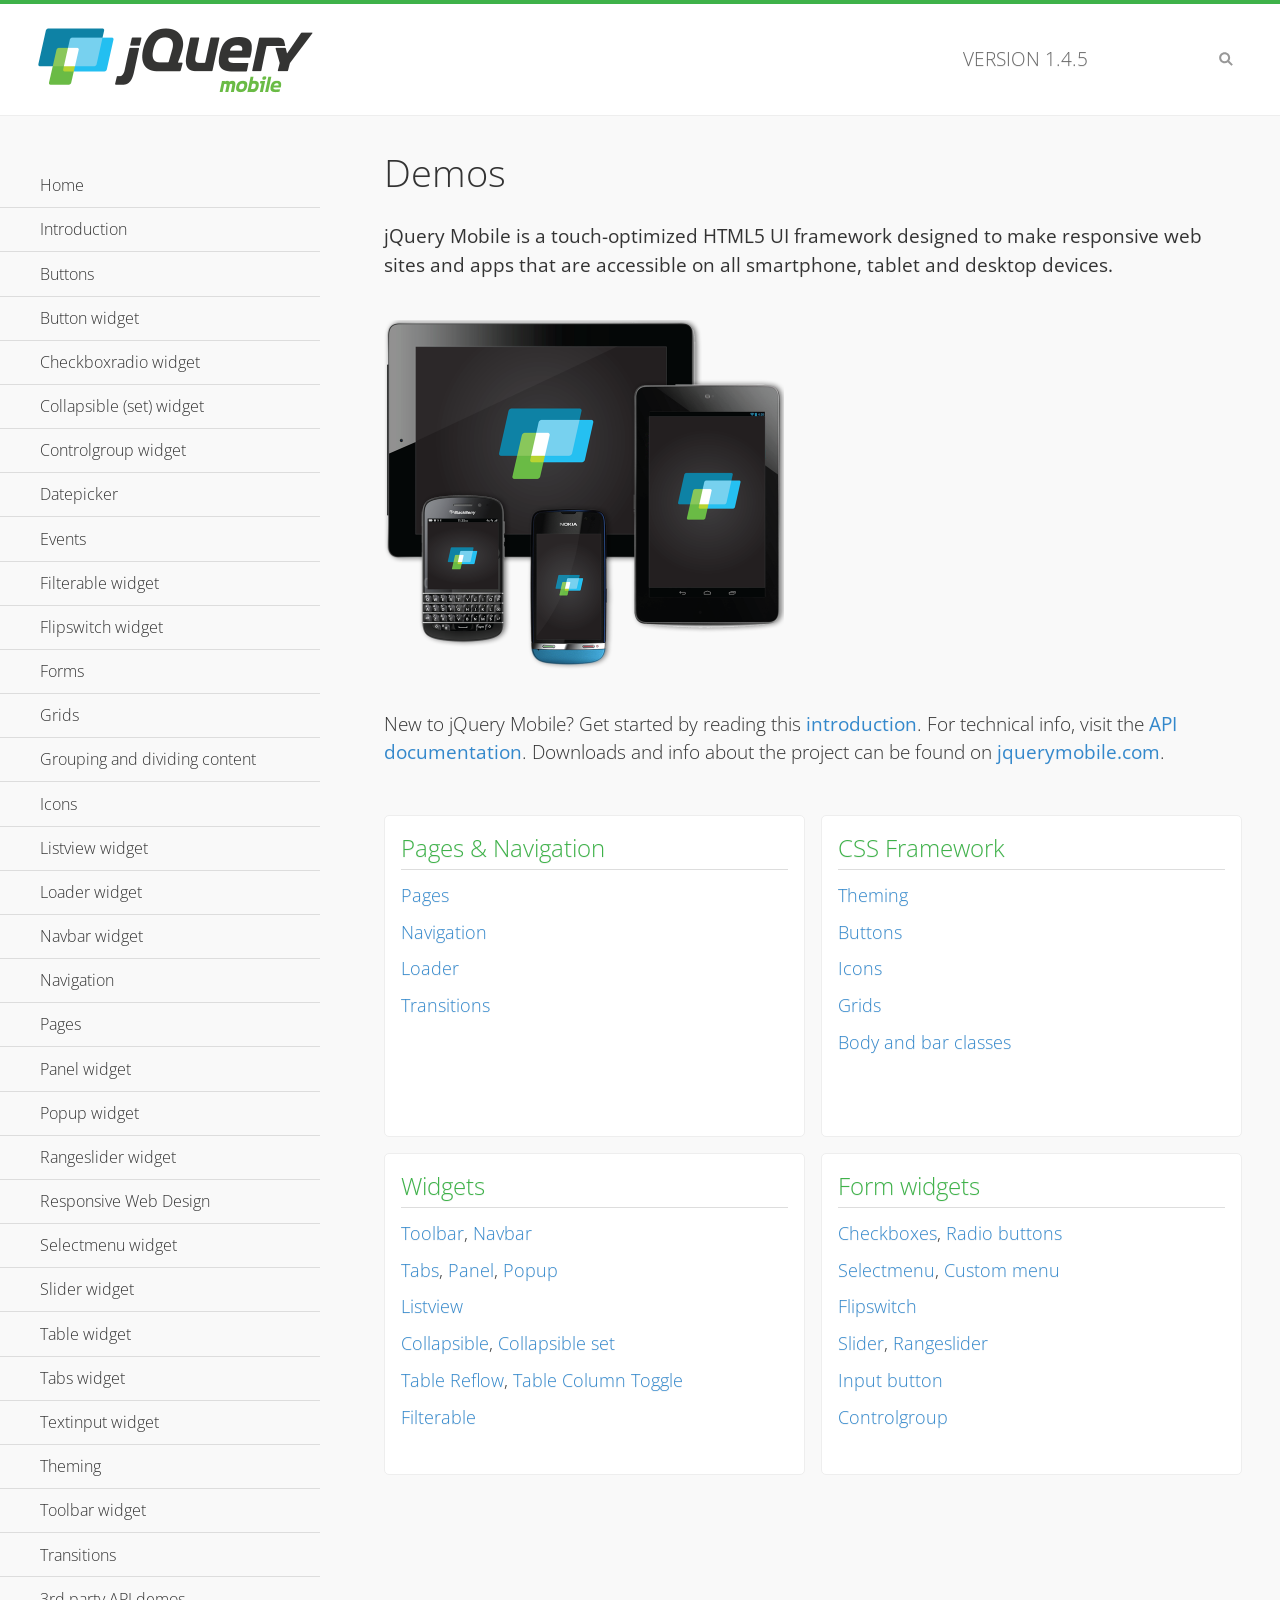
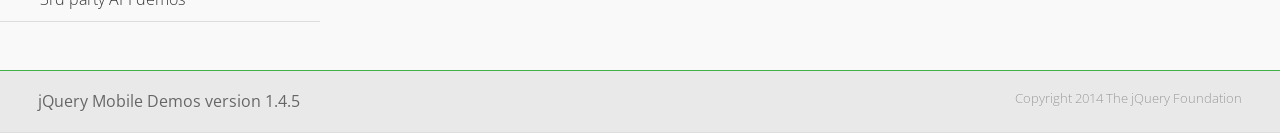
<file: www/JQueryMobile/demos/index.html>
<!DOCTYPE html>
<html>
<head>
	<meta charset="utf-8">
	<meta name="viewport" content="width=device-width, initial-scale=1">
	<title>jQuery Mobile Demos</title>
	<link rel="shortcut icon" href="favicon.ico">
	<link rel="stylesheet" href="css/themes/default/jquery.mobile-1.4.5.min.css">
	<link rel="stylesheet" href="_assets/css/jqm-demos.css">
    <link rel="stylesheet" href="http://fonts.googleapis.com/css?family=Open+Sans:300,400,700">
	<script src="js/jquery.js"></script>
	<script src="_assets/js/index.js"></script>
	<script src="js/jquery.mobile-1.4.5.min.js"></script>
</head>
<body>
<div data-role="page" class="jqm-demos jqm-home">

	<div data-role="header" class="jqm-header">
		<h2><img src="_assets/img/jquery-logo.png" alt="jQuery Mobile"></h2>
		<p>Version <span class="jqm-version"></span></p>
		<a href="#" class="jqm-navmenu-link ui-btn ui-btn-icon-notext ui-corner-all ui-icon-bars ui-nodisc-icon ui-alt-icon ui-btn-left">Menu</a>
		<a href="#" class="jqm-search-link ui-btn ui-btn-icon-notext ui-corner-all ui-icon-search ui-nodisc-icon ui-alt-icon ui-btn-right">Search</a>
	</div><!-- /header -->

	<div role="main" class="ui-content jqm-content">

		<h1>Demos</h1>

		<p><strong>jQuery Mobile is a touch-optimized HTML5 UI framework designed to make responsive web sites and apps that are accessible on all smartphone, tablet and desktop devices.</strong></p>

		<img src="_assets/img/devices.png">

		<p>New to jQuery Mobile? Get started by reading this <a href="intro/" data-ajax="false">introduction</a>. For technical info, visit the <a href="http://api.jquerymobile.com" title="jQuery Mobile API documentation" target="_blank">API documentation</a>. Downloads and info about the project can be found on <a href="http://jquerymobile.com" title="jQuery Mobile web site" target="_blank">jquerymobile.com</a>.</p>

        <div class="ui-grid-a ui-responsive">
        	<div class="ui-block-a">
        		<div class="jqm-block-content">
        			<h3>Pages &amp; Navigation</h3>

        			<p><a href="pages/" data-ajax="false">Pages</a></p>
        			<p><a href="navigation/" data-ajax="false">Navigation</a></p>
        			<p><a href="loader/" data-ajax="false">Loader</a></p>
        			<p><a href="transitions/" data-ajax="false">Transitions</a></p>
        		</div>
        	</div>
        	<div class="ui-block-b">
        		<div class="jqm-block-content">
        			<h3>CSS Framework</h3>

        			<p><a href="theme-default/" data-ajax="false">Theming</a></p>
        			<p><a href="button-markup/" data-ajax="false">Buttons</a></p>
        			<p><a href="icons/" data-ajax="false">Icons</a></p>
        			<p><a href="grids/" data-ajax="false">Grids</a></p>
        			<p><a href="../body-bar-classes/" data-ajax="false">Body and bar classes</a></p>
        		</div>
        	</div>        	
        	<div class="ui-block-a">
        		<div class="jqm-block-content">
        			<h3>Widgets</h3>

        			<p><a href="toolbar/" data-ajax="false">Toolbar</a>, <a href="navbar/" data-ajax="false">Navbar</a></p>
        			<p><a href="tabs/" data-ajax="false">Tabs</a>, <a href="panel/" data-ajax="false">Panel</a>, <a href="popup/" data-ajax="false">Popup</a></p>
        			<p><a href="listview/" data-ajax="false">Listview</a></p>
        			<p><a href="collapsible/" data-ajax="false">Collapsible</a>, <a href="collapsibleset/" data-ajax="false">Collapsible set</a></p>
        			<p><a href="table-reflow/" data-ajax="false">Table Reflow</a>, <a href="table-column-toggle/" data-ajax="false">Table Column Toggle</a></p>
        			<p><a href="filterable/" data-ajax="false">Filterable</a></p>
        		</div>
        	</div>
        	<div class="ui-block-b">
        		<div class="jqm-block-content">
        			<h3>Form widgets</h3>

        			<p><a href="checkboxradio-checkbox/" data-ajax="false">Checkboxes</a>, <a href="checkboxradio-radio/" data-ajax="false">Radio buttons</a></p>
        			<p><a href="selectmenu/" data-ajax="false">Selectmenu</a>, <a href="selectmenu-custom/" data-ajax="false">Custom menu</a></p>
        			<p><a href="flipswitch/" data-ajax="false">Flipswitch</a></p>
        			<p><a href="slider/" data-ajax="false">Slider</a>, <a href="rangeslider/" data-ajax="false">Rangeslider</a></p>
        			<p><a href="button/" data-ajax="false">Input button</a></p>
        			<p><a href="controlgroup/" data-ajax="false">Controlgroup</a></p>
        		</div>
        	</div>
        </div>

	</div><!-- /content -->
	    <div data-role="panel" class="jqm-navmenu-panel" data-position="left" data-display="overlay" data-theme="a">
	    	<ul class="jqm-list ui-alt-icon ui-nodisc-icon">
<li data-filtertext="demos homepage" data-icon="home"><a href=".././">Home</a></li>
<li data-filtertext="introduction overview getting started"><a href="../intro/" data-ajax="false">Introduction</a></li>
<li data-filtertext="buttons button markup buttonmarkup method anchor link button element"><a href="../button-markup/" data-ajax="false">Buttons</a></li>
<li data-filtertext="form button widget input button submit reset"><a href="../button/" data-ajax="false">Button widget</a></li>
<li data-role="collapsible" data-enhanced="true" data-collapsed-icon="carat-d" data-expanded-icon="carat-u" data-iconpos="right" data-inset="false" class="ui-collapsible ui-collapsible-themed-content ui-collapsible-collapsed">
	<h3 class="ui-collapsible-heading ui-collapsible-heading-collapsed">
		<a href="#" class="ui-collapsible-heading-toggle ui-btn ui-btn-icon-right ui-btn-inherit ui-icon-carat-d">
		    Checkboxradio widget<span class="ui-collapsible-heading-status"> click to expand contents</span>
		</a>
	</h3>
	<div class="ui-collapsible-content ui-body-inherit ui-collapsible-content-collapsed" aria-hidden="true">
		<ul>
			<li data-filtertext="form checkboxradio widget checkbox input checkboxes controlgroups"><a href="../checkboxradio-checkbox/" data-ajax="false">Checkboxes</a></li>
			<li data-filtertext="form checkboxradio widget radio input radio buttons controlgroups"><a href="../checkboxradio-radio/" data-ajax="false">Radio buttons</a></li>
		</ul>
	</div>
</li>
<li data-role="collapsible" data-enhanced="true" data-collapsed-icon="carat-d" data-expanded-icon="carat-u" data-iconpos="right" data-inset="false" class="ui-collapsible ui-collapsible-themed-content ui-collapsible-collapsed">
	<h3 class="ui-collapsible-heading ui-collapsible-heading-collapsed">
		<a href="#" class="ui-collapsible-heading-toggle ui-btn ui-btn-icon-right ui-btn-inherit ui-icon-carat-d">
			Collapsible (set) widget<span class="ui-collapsible-heading-status"> click to expand contents</span>
		</a>
	</h3>
	<div class="ui-collapsible-content ui-body-inherit ui-collapsible-content-collapsed" aria-hidden="true">
		<ul>
			<li data-filtertext="collapsibles content formatting"><a href="../collapsible/" data-ajax="false">Collapsible</a></li>
			<li data-filtertext="dynamic collapsible set accordion append expand"><a href="../collapsible-dynamic/" data-ajax="false">Dynamic collapsibles</a></li>
			<li data-filtertext="accordions collapsible set widget content formatting grouped collapsibles"><a href="../collapsibleset/" data-ajax="false">Collapsible set</a></li>
		</ul>
	</div>
</li>
<li data-role="collapsible" data-enhanced="true" data-collapsed-icon="carat-d" data-expanded-icon="carat-u" data-iconpos="right" data-inset="false" class="ui-collapsible ui-collapsible-themed-content ui-collapsible-collapsed">
	<h3 class="ui-collapsible-heading ui-collapsible-heading-collapsed">
		<a href="#" class="ui-collapsible-heading-toggle ui-btn ui-btn-icon-right ui-btn-inherit ui-icon-carat-d">
			Controlgroup widget<span class="ui-collapsible-heading-status"> click to expand contents</span>
		</a>
	</h3>
	<div class="ui-collapsible-content ui-body-inherit ui-collapsible-content-collapsed" aria-hidden="true">
		<ul>
			<li data-filtertext="controlgroups selectmenu checkboxradio input grouped buttons horizontal vertical"><a href="../controlgroup/" data-ajax="false">Controlgroup</a></li>
			<li data-filtertext="dynamic controlgroup dynamically add buttons"><a href="../controlgroup-dynamic/" data-ajax="false">Dynamic controlgroups</a></li>
		</ul>
	</div>
</li>
<li data-filtertext="form datepicker widget date input"><a href="../datepicker/" data-ajax="false">Datepicker</a></li>
<li data-role="collapsible" data-enhanced="true" data-collapsed-icon="carat-d" data-expanded-icon="carat-u" data-iconpos="right" data-inset="false" class="ui-collapsible ui-collapsible-themed-content ui-collapsible-collapsed">
	<h3 class="ui-collapsible-heading ui-collapsible-heading-collapsed">
		<a href="#" class="ui-collapsible-heading-toggle ui-btn ui-btn-icon-right ui-btn-inherit ui-icon-carat-d">
			Events<span class="ui-collapsible-heading-status"> click to expand contents</span>
		</a>
	</h3>
	<div class="ui-collapsible-content ui-body-inherit ui-collapsible-content-collapsed" aria-hidden="true">
		<ul>
			<li data-filtertext="swipe to delete list items listviews swipe events"><a href="../swipe-list/" data-ajax="false">Swipe list items</a></li>
			<li data-filtertext="swipe to navigate swipe page navigation swipe events"><a href="../swipe-page/" data-ajax="false">Swipe page navigation</a></li>
		</ul>
	</div>
</li>
<li data-filtertext="filterable filter elements sorting searching listview table"><a href="../filterable/" data-ajax="false">Filterable widget</a></li>
<li data-filtertext="form flipswitch widget flip toggle switch binary select checkbox input"><a href="../flipswitch/" data-ajax="false">Flipswitch widget</a></li>
<li data-role="collapsible" data-enhanced="true" data-collapsed-icon="carat-d" data-expanded-icon="carat-u" data-iconpos="right" data-inset="false" class="ui-collapsible ui-collapsible-themed-content ui-collapsible-collapsed">
	<h3 class="ui-collapsible-heading ui-collapsible-heading-collapsed">
		<a href="#" class="ui-collapsible-heading-toggle ui-btn ui-btn-icon-right ui-btn-inherit ui-icon-carat-d">
			Forms<span class="ui-collapsible-heading-status"> click to expand contents</span>
		</a>
	</h3>
	<div class="ui-collapsible-content ui-body-inherit ui-collapsible-content-collapsed" aria-hidden="true">
		<ul>
			<li data-filtertext="forms text checkbox radio range button submit reset inputs selects textarea slider flipswitch label form elements"><a href="../forms/" data-ajax="false">Forms</a></li>
			<li data-filtertext="form hide labels hidden accessible ui-hidden-accessible forms"><a href="../forms-label-hidden-accessible/" data-ajax="false">Hide labels</a></li>
			<li data-filtertext="form field containers fieldcontain ui-field-contain forms"><a href="../forms-field-contain/" data-ajax="false">Field containers</a></li>
			<li data-filtertext="forms disabled form elements"><a href="../forms-disabled/" data-ajax="false">Forms disabled</a></li>
			<li data-filtertext="forms gallery examples overview forms text checkbox radio range button submit reset inputs selects textarea slider flipswitch label form elements"><a href="../forms-gallery/" data-ajax="false">Forms gallery</a></li>
		</ul>
	</div>
</li>
<li data-role="collapsible" data-enhanced="true" data-collapsed-icon="carat-d" data-expanded-icon="carat-u" data-iconpos="right" data-inset="false" class="ui-collapsible ui-collapsible-themed-content ui-collapsible-collapsed">
	<h3 class="ui-collapsible-heading ui-collapsible-heading-collapsed">
		<a href="#" class="ui-collapsible-heading-toggle ui-btn ui-btn-icon-right ui-btn-inherit ui-icon-carat-d">
			Grids<span class="ui-collapsible-heading-status"> click to expand contents</span>
		</a>
	</h3>
	<div class="ui-collapsible-content ui-body-inherit ui-collapsible-content-collapsed" aria-hidden="true">
		<ul>
			<li data-filtertext="grids columns blocks content formatting rwd responsive css framework"><a href="../grids/" data-ajax="false">Grids</a></li>
			<li data-filtertext="buttons in grids css framework"><a href="../grids-buttons/" data-ajax="false">Buttons in grids</a></li>
			<li data-filtertext="custom responsive grids rwd css framework"><a href="../grids-custom-responsive/" data-ajax="false">Custom responsive grids</a></li>
		</ul>
	</div>
</li>
<li data-filtertext="blocks content formatting sections heading"><a href="../body-bar-classes/" data-ajax="false">Grouping and dividing content</a></li>
<li data-role="collapsible" data-enhanced="true" data-collapsed-icon="carat-d" data-expanded-icon="carat-u" data-iconpos="right" data-inset="false" class="ui-collapsible ui-collapsible-themed-content ui-collapsible-collapsed">
	<h3 class="ui-collapsible-heading ui-collapsible-heading-collapsed">
		<a href="#" class="ui-collapsible-heading-toggle ui-btn ui-btn-icon-right ui-btn-inherit ui-icon-carat-d">
			Icons<span class="ui-collapsible-heading-status"> click to expand contents</span>
		</a>
	</h3>
	<div class="ui-collapsible-content ui-body-inherit ui-collapsible-content-collapsed" aria-hidden="true">
		<ul>
			<li data-filtertext="button icons svg disc alt custom icon position"><a href="../icons/" data-ajax="false">Icons</a></li>
			<li data-filtertext=""><a href="../icons-grunticon/" data-ajax="false">Grunticon loader</a></li>
		</ul>
	</div>
</li>
<li data-role="collapsible" data-enhanced="true" data-collapsed-icon="carat-d" data-expanded-icon="carat-u" data-iconpos="right" data-inset="false" class="ui-collapsible ui-collapsible-themed-content ui-collapsible-collapsed">
	<h3 class="ui-collapsible-heading ui-collapsible-heading-collapsed">
		<a href="#" class="ui-collapsible-heading-toggle ui-btn ui-btn-icon-right ui-btn-inherit ui-icon-carat-d">
			Listview widget<span class="ui-collapsible-heading-status"> click to expand contents</span>
		</a>
	</h3>
	<div class="ui-collapsible-content ui-body-inherit ui-collapsible-content-collapsed" aria-hidden="true">
		<ul>
			<li data-filtertext="listview widget thumbnails icons nested split button collapsible ul ol"><a href="../listview/" data-ajax="false">Listview</a></li>
			<li data-filtertext="autocomplete filterable reveal listview filtertextbeforefilter placeholder"><a href="../listview-autocomplete/" data-ajax="false">Listview autocomplete</a></li>
			<li data-filtertext="autocomplete filterable reveal listview remote data filtertextbeforefilter placeholder"><a href="../listview-autocomplete-remote/" data-ajax="false">Listview autocomplete remote data</a></li>
			<li data-filtertext="autodividers anchor jump scroll linkbars listview lists ul ol"><a href="../listview-autodividers-linkbar/" data-ajax="false">Listview autodividers linkbar</a></li>
			<li data-filtertext="listview autodividers selector autodividersselector lists ul ol"><a href="../listview-autodividers-selector/" data-ajax="false">Listview autodividers selector</a></li>
			<li data-filtertext="listview nested list items"><a href="../listview-nested-lists/" data-ajax="false">Nested Listviews</a></li>
			<li data-filtertext="listview collapsible list items flat"><a href="../listview-collapsible-item-flat/" data-ajax="false">Listview collapsible list items (flat)</a></li>
			<li data-filtertext="listview collapsible list indented"><a href="../listview-collapsible-item-indented/" data-ajax="false">Listview collapsible list items (indented)</a></li>
			<li data-filtertext="grid listview responsive grids responsive listviews lists ul"><a href="../listview-grid/" data-ajax="false">Listview responsive grid</a></li>
		</ul>
	</div>
</li>
<li data-filtertext="loader widget page loading navigation overlay spinner"><a href="../loader/" data-ajax="false">Loader widget</a></li>
<li data-filtertext="navbar widget navmenu toolbars header footer"><a href="../navbar/" data-ajax="false">Navbar widget</a></li>
<li data-role="collapsible" data-enhanced="true" data-collapsed-icon="carat-d" data-expanded-icon="carat-u" data-iconpos="right" data-inset="false" class="ui-collapsible ui-collapsible-themed-content ui-collapsible-collapsed">
	<h3 class="ui-collapsible-heading ui-collapsible-heading-collapsed">
		<a href="#" class="ui-collapsible-heading-toggle ui-btn ui-btn-icon-right ui-btn-inherit ui-icon-carat-d">
			Navigation<span class="ui-collapsible-heading-status"> click to expand contents</span>
		</a>
	</h3>
	<div class="ui-collapsible-content ui-body-inherit ui-collapsible-content-collapsed" aria-hidden="true">
		<ul>
			<li data-filtertext="ajax navigation navigate widget history event method"><a href="../navigation/" data-ajax="false">Navigation</a></li>
			<li data-filtertext="linking pages page links navigation ajax prefetch cache"><a href="../navigation-linking-pages/" data-ajax="false">Linking pages</a></li>
			<!-- <li data-filtertext="php redirect server redirection server-side navigation"><a href="../navigation-php-redirect/" data-ajax="false">PHP redirect demo</a></li>-->
			<li data-filtertext="navigation redirection hash query"><a href="../navigation-hash-processing/" data-ajax="false">Hash processing demo</a></li>
			<li data-filtertext="navigation redirection hash query"><a href="../page-events/" data-ajax="false">Page Navigation Events</a></li>
		</ul>
	</div>
</li>
<li data-role="collapsible" data-enhanced="true" data-collapsed-icon="carat-d" data-expanded-icon="carat-u" data-iconpos="right" data-inset="false" class="ui-collapsible ui-collapsible-themed-content ui-collapsible-collapsed">
	<h3 class="ui-collapsible-heading ui-collapsible-heading-collapsed">
		<a href="#" class="ui-collapsible-heading-toggle ui-btn ui-btn-icon-right ui-btn-inherit ui-icon-carat-d">
			Pages<span class="ui-collapsible-heading-status"> click to expand contents</span>
		</a>
	</h3>
	<div class="ui-collapsible-content ui-body-inherit ui-collapsible-content-collapsed" aria-hidden="true">
		<ul>
			<li data-filtertext="pages page widget ajax navigation"><a href="../pages/" data-ajax="false">Pages</a></li>
			<li data-filtertext="single page"><a href="../pages-single-page/" data-ajax="false">Single page</a></li>
			<li data-filtertext="multipage multi-page page"><a href="../pages-multi-page/" data-ajax="false">Multi-page template</a></li>
			<li data-filtertext="dialog page widget modal popup"><a href="../pages-dialog/" data-ajax="false">Dialog page</a></li>
		</ul>
	</div>
</li>
<li data-role="collapsible" data-enhanced="true" data-collapsed-icon="carat-d" data-expanded-icon="carat-u" data-iconpos="right" data-inset="false" class="ui-collapsible ui-collapsible-themed-content ui-collapsible-collapsed">
	<h3 class="ui-collapsible-heading ui-collapsible-heading-collapsed">
		<a href="#" class="ui-collapsible-heading-toggle ui-btn ui-btn-icon-right ui-btn-inherit ui-icon-carat-d">
			Panel widget<span class="ui-collapsible-heading-status"> click to expand contents</span>
		</a>
	</h3>
	<div class="ui-collapsible-content ui-body-inherit ui-collapsible-content-collapsed" aria-hidden="true">
		<ul>
			<li data-filtertext="panel widget sliding panels reveal push overlay responsive"><a href="../panel/" data-ajax="false">Panel</a></li>
			<li data-filtertext=""><a href="../panel-external/" data-ajax="false">External panels</a></li>
			<li data-filtertext="panel "><a href="../panel-fixed/" data-ajax="false">Fixed panels</a></li>
			<li data-filtertext="panel slide panels sliding panels shadow rwd responsive breakpoint"><a href="../panel-responsive/" data-ajax="false">Panels responsive</a></li>
			<li data-filtertext="panel custom style custom panel width reveal shadow listview panel styling page background wrapper"><a href="../panel-styling/" data-ajax="false">Custom panel style</a></li>
			<li data-filtertext="panel open on swipe"><a href="../panel-swipe-open/" data-ajax="false">Panel open on swipe</a></li>
			<li data-filtertext="panels outside page internal external toolbars"><a href="../panel-external-internal/" data-ajax="false">Panel external and internal</a></li>
		</ul>
	</div>
</li>
<li data-role="collapsible" data-enhanced="true" data-collapsed-icon="carat-d" data-expanded-icon="carat-u" data-iconpos="right" data-inset="false" class="ui-collapsible ui-collapsible-themed-content ui-collapsible-collapsed">
	<h3 class="ui-collapsible-heading ui-collapsible-heading-collapsed">
		<a href="#" class="ui-collapsible-heading-toggle ui-btn ui-btn-icon-right ui-btn-inherit ui-icon-carat-d">
			Popup widget<span class="ui-collapsible-heading-status"> click to expand contents</span>
		</a>
	</h3>
	<div class="ui-collapsible-content ui-body-inherit ui-collapsible-content-collapsed" aria-hidden="true">
		<ul>
			<li data-filtertext="popup widget popups dialog modal transition tooltip lightbox form overlay screen flip pop fade transition"><a href="../popup/" data-ajax="false">Popup</a></li>
			<li data-filtertext="popup alignment position"><a href="../popup-alignment/" data-ajax="false">Popup alignment</a></li>
			<li data-filtertext="popup arrow size popups popover"><a href="../popup-arrow-size/" data-ajax="false">Popup arrow size</a></li>
			<li data-filtertext="dynamic popups popup images lightbox"><a href="../popup-dynamic/" data-ajax="false">Dynamic popups</a></li>
			<li data-filtertext="popups with iframes scaling"><a href="../popup-iframe/" data-ajax="false">Popups with iframes</a></li>
			<li data-filtertext="popup image scaling"><a href="../popup-image-scaling/" data-ajax="false">Popup image scaling</a></li>
			<li data-filtertext="external popup outside multi-page"><a href="../popup-outside-multipage/" data-ajax="false">Popup outside multi-page</a></li>
		</ul>
	</div>
</li>
<li data-filtertext="form rangeslider widget dual sliders dual handle sliders range input"><a href="../rangeslider/" data-ajax="false">Rangeslider widget</a></li>
<li data-filtertext="responsive web design rwd adaptive progressive enhancement PE accessible mobile breakpoints media query media queries"><a href="../rwd/" data-ajax="false">Responsive Web Design</a></li>
<li data-role="collapsible" data-enhanced="true" data-collapsed-icon="carat-d" data-expanded-icon="carat-u" data-iconpos="right" data-inset="false" class="ui-collapsible ui-collapsible-themed-content ui-collapsible-collapsed">
	<h3 class="ui-collapsible-heading ui-collapsible-heading-collapsed">
		<a href="#" class="ui-collapsible-heading-toggle ui-btn ui-btn-icon-right ui-btn-inherit ui-icon-carat-d">
			Selectmenu widget<span class="ui-collapsible-heading-status"> click to expand contents</span>
		</a>
	</h3>
	<div class="ui-collapsible-content ui-body-inherit ui-collapsible-content-collapsed" aria-hidden="true">
		<ul>
			<li data-filtertext="form selectmenu widget select input custom select menu selects"><a href="../selectmenu/" data-ajax="false">Selectmenu</a></li>
			<li data-filtertext="form custom select menu selectmenu widget custom menu option optgroup multiple selects"><a href="../selectmenu-custom/" data-ajax="false">Custom select menu</a></li>
			<li data-filtertext="filterable select filter popup dialog"><a href="../selectmenu-custom-filter/" data-ajax="false">Custom select menu with filter</a></li>
		</ul>
	</div>
</li>
<li data-role="collapsible" data-enhanced="true" data-collapsed-icon="carat-d" data-expanded-icon="carat-u" data-iconpos="right" data-inset="false" class="ui-collapsible ui-collapsible-themed-content ui-collapsible-collapsed">
	<h3 class="ui-collapsible-heading ui-collapsible-heading-collapsed">
		<a href="#" class="ui-collapsible-heading-toggle ui-btn ui-btn-icon-right ui-btn-inherit ui-icon-carat-d">
			Slider widget<span class="ui-collapsible-heading-status"> click to expand contents</span>
		</a>
	</h3>
	<div class="ui-collapsible-content ui-body-inherit ui-collapsible-content-collapsed" aria-hidden="true">
		<ul>
			<li data-filtertext="form slider widget range input single sliders"><a href="../slider/" data-ajax="false">Slider</a></li>
			<li data-filtertext="form slider widget flipswitch slider binary select flip toggle switch"><a href="../slider-flipswitch/" data-ajax="false">Slider flip toggle switch</a></li>
			<li data-filtertext="form slider tooltip handle value input range sliders"><a href="../slider-tooltip/" data-ajax="false">Slider tooltip</a></li>
		</ul>
	</div>
</li>
<li data-role="collapsible" data-enhanced="true" data-collapsed-icon="carat-d" data-expanded-icon="carat-u" data-iconpos="right" data-inset="false" class="ui-collapsible ui-collapsible-themed-content ui-collapsible-collapsed">
	<h3 class="ui-collapsible-heading ui-collapsible-heading-collapsed">
		<a href="#" class="ui-collapsible-heading-toggle ui-btn ui-btn-icon-right ui-btn-inherit ui-icon-carat-d">
			Table widget<span class="ui-collapsible-heading-status"> click to expand contents</span>
		</a>
	</h3>
	<div class="ui-collapsible-content ui-body-inherit ui-collapsible-content-collapsed" aria-hidden="true">
		<ul>
			<li data-filtertext="table widget reflow column toggle th td responsive tables rwd hide show tabular"><a href="../table-column-toggle/" data-ajax="false">Table Column Toggle</a></li>
			<li data-filtertext="table column toggle phone comparison demo"><a href="../table-column-toggle-example/" data-ajax="false">Table Column Toggle demo</a></li>
			<li data-filtertext="responsive tables table column toggle heading groups rwd breakpoint"><a href="../table-column-toggle-heading-groups/" data-ajax="false">Table Column Toggle heading groups</a></li>
			<li data-filtertext="responsive tables table column toggle hide rwd breakpoint customization options"><a href="../table-column-toggle-options/" data-ajax="false">Table Column Toggle options</a></li>
			<li data-filtertext="table reflow th td responsive rwd columns tabular"><a href="../table-reflow/" data-ajax="false">Table Reflow</a></li>
			<li data-filtertext="responsive tables table reflow heading groups rwd breakpoint"><a href="../table-reflow-heading-groups/" data-ajax="false">Table Reflow heading groups</a></li>
			<li data-filtertext="responsive tables table reflow stripes strokes table style"><a href="../table-reflow-stripes-strokes/" data-ajax="false">Table Reflow stripes and strokes</a></li>
			<li data-filtertext="responsive tables table reflow stack custom styles"><a href="../table-reflow-styling/" data-ajax="false">Table Reflow custom styles</a></li>
		</ul>
	</div>
</li>
<li data-filtertext="ui tabs widget"><a href="../tabs/" data-ajax="false">Tabs widget</a></li>
<li data-filtertext="form textinput widget text input textarea number date time tel email file color password"><a href="../textinput/" data-ajax="false">Textinput widget</a></li>
<li data-role="collapsible" data-enhanced="true" data-collapsed-icon="carat-d" data-expanded-icon="carat-u" data-iconpos="right" data-inset="false" class="ui-collapsible ui-collapsible-themed-content ui-collapsible-collapsed">
	<h3 class="ui-collapsible-heading ui-collapsible-heading-collapsed">
		<a href="#" class="ui-collapsible-heading-toggle ui-btn ui-btn-icon-right ui-btn-inherit ui-icon-carat-d">
			Theming<span class="ui-collapsible-heading-status"> click to expand contents</span>
		</a>
	</h3>
	<div class="ui-collapsible-content ui-body-inherit ui-collapsible-content-collapsed" aria-hidden="true">
		<ul>
			<li data-filtertext="default theme swatches theming style css"><a href="../theme-default/" data-ajax="false">Default theme</a></li>
			<li data-filtertext="classic theme old theme swatches theming style css"><a href="../theme-classic/" data-ajax="false">Classic theme</a></li>
		</ul>
	</div>
</li>
<li data-role="collapsible" data-enhanced="true" data-collapsed-icon="carat-d" data-expanded-icon="carat-u" data-iconpos="right" data-inset="false" class="ui-collapsible ui-collapsible-themed-content ui-collapsible-collapsed">
	<h3 class="ui-collapsible-heading ui-collapsible-heading-collapsed">
		<a href="#" class="ui-collapsible-heading-toggle ui-btn ui-btn-icon-right ui-btn-inherit ui-icon-carat-d">
			Toolbar widget<span class="ui-collapsible-heading-status"> click to expand contents</span>
		</a>
	</h3>
	<div class="ui-collapsible-content ui-body-inherit ui-collapsible-content-collapsed" aria-hidden="true">
		<ul>
			<li data-filtertext="toolbar widget header footer toolbars fixed fullscreen external sections"><a href="../toolbar/" data-ajax="false">Toolbar</a></li>
			<li data-filtertext="dynamic toolbars dynamically add toolbar header footer"><a href="../toolbar-dynamic/" data-ajax="false">Dynamic toolbars</a></li>
			<li data-filtertext="external toolbars header footer"><a href="../toolbar-external/" data-ajax="false">External toolbars</a></li>
			<li data-filtertext="fixed toolbars header footer"><a href="../toolbar-fixed/" data-ajax="false">Fixed toolbars</a></li>
			<li data-filtertext="fixed fullscreen toolbars header footer"><a href="../toolbar-fixed-fullscreen/" data-ajax="false">Fullscreen toolbars</a></li>
			<li data-filtertext="external fixed toolbars header footer"><a href="../toolbar-fixed-external/" data-ajax="false">Fixed external toolbars</a></li>
			<li data-filtertext="external persistent toolbars header footer navbar navmenu"><a href="../toolbar-fixed-persistent/" data-ajax="false">Persistent toolbars</a></li>
			<li data-filtertext="external ajax optimized toolbars persistent toolbars header footer navbar"><a href="../toolbar-fixed-persistent-optimized/" data-ajax="false">Ajax optimized toolbars</a></li>
			<li data-filtertext="form in toolbars header footer"><a href="../toolbar-fixed-forms/" data-ajax="false">Form in toolbar</a></li>
		</ul>
	</div>
</li>
<li data-filtertext="page transitions animated pages popup navigation flip slide fade pop"><a href="../transitions/" data-ajax="false">Transitions</a></li>
<li data-role="collapsible" data-enhanced="true" data-collapsed-icon="carat-d" data-expanded-icon="carat-u" data-iconpos="right" data-inset="false" class="ui-collapsible ui-collapsible-themed-content ui-collapsible-collapsed">
	<h3 class="ui-collapsible-heading ui-collapsible-heading-collapsed">
		<a href="#" class="ui-collapsible-heading-toggle ui-btn ui-btn-icon-right ui-btn-inherit ui-icon-carat-d">
			3rd party API demos<span class="ui-collapsible-heading-status"> click to expand contents</span>
		</a>
	</h3>
	<div class="ui-collapsible-content ui-body-inherit ui-collapsible-content-collapsed" aria-hidden="true">
		<ul>
			<li data-filtertext="backbone requirejs navigation router"><a href="../backbone-requirejs/" data-ajax="false">Backbone RequireJS</a></li>
			<li data-filtertext="google maps geolocation demo"><a href="../map-geolocation/" data-ajax="false">Google Maps geolocation</a></li>
			<li data-filtertext="google maps hybrid"><a href="../map-list-toggle/" data-ajax="false">Google Maps list toggle</a></li>
		</ul>
	</div>
</li>



		     </ul>
		</div><!-- /panel -->


	<div data-role="footer" data-position="fixed" data-tap-toggle="false" class="jqm-footer">
		<p>jQuery Mobile Demos version <span class="jqm-version"></span></p>
		<p>Copyright 2014 The jQuery Foundation</p>
	</div><!-- /footer -->
	<!-- TODO: This should become an external panel so we can add input to markup (unique ID) -->
    <div data-role="panel" class="jqm-search-panel" data-position="right" data-display="overlay" data-theme="a">
		<div class="jqm-search">
			<ul class="jqm-list" data-filter-placeholder="Search demos..." data-filter-reveal="true">
<li data-filtertext="demos homepage" data-icon="home"><a href=".././">Home</a></li>
<li data-filtertext="introduction overview getting started"><a href="../intro/" data-ajax="false">Introduction</a></li>
<li data-filtertext="buttons button markup buttonmarkup method anchor link button element"><a href="../button-markup/" data-ajax="false">Buttons</a></li>
<li data-filtertext="form button widget input button submit reset"><a href="../button/" data-ajax="false">Button widget</a></li>
<li data-role="collapsible" data-enhanced="true" data-collapsed-icon="carat-d" data-expanded-icon="carat-u" data-iconpos="right" data-inset="false" class="ui-collapsible ui-collapsible-themed-content ui-collapsible-collapsed">
	<h3 class="ui-collapsible-heading ui-collapsible-heading-collapsed">
		<a href="#" class="ui-collapsible-heading-toggle ui-btn ui-btn-icon-right ui-btn-inherit ui-icon-carat-d">
		    Checkboxradio widget<span class="ui-collapsible-heading-status"> click to expand contents</span>
		</a>
	</h3>
	<div class="ui-collapsible-content ui-body-inherit ui-collapsible-content-collapsed" aria-hidden="true">
		<ul>
			<li data-filtertext="form checkboxradio widget checkbox input checkboxes controlgroups"><a href="../checkboxradio-checkbox/" data-ajax="false">Checkboxes</a></li>
			<li data-filtertext="form checkboxradio widget radio input radio buttons controlgroups"><a href="../checkboxradio-radio/" data-ajax="false">Radio buttons</a></li>
		</ul>
	</div>
</li>
<li data-role="collapsible" data-enhanced="true" data-collapsed-icon="carat-d" data-expanded-icon="carat-u" data-iconpos="right" data-inset="false" class="ui-collapsible ui-collapsible-themed-content ui-collapsible-collapsed">
	<h3 class="ui-collapsible-heading ui-collapsible-heading-collapsed">
		<a href="#" class="ui-collapsible-heading-toggle ui-btn ui-btn-icon-right ui-btn-inherit ui-icon-carat-d">
			Collapsible (set) widget<span class="ui-collapsible-heading-status"> click to expand contents</span>
		</a>
	</h3>
	<div class="ui-collapsible-content ui-body-inherit ui-collapsible-content-collapsed" aria-hidden="true">
		<ul>
			<li data-filtertext="collapsibles content formatting"><a href="../collapsible/" data-ajax="false">Collapsible</a></li>
			<li data-filtertext="dynamic collapsible set accordion append expand"><a href="../collapsible-dynamic/" data-ajax="false">Dynamic collapsibles</a></li>
			<li data-filtertext="accordions collapsible set widget content formatting grouped collapsibles"><a href="../collapsibleset/" data-ajax="false">Collapsible set</a></li>
		</ul>
	</div>
</li>
<li data-role="collapsible" data-enhanced="true" data-collapsed-icon="carat-d" data-expanded-icon="carat-u" data-iconpos="right" data-inset="false" class="ui-collapsible ui-collapsible-themed-content ui-collapsible-collapsed">
	<h3 class="ui-collapsible-heading ui-collapsible-heading-collapsed">
		<a href="#" class="ui-collapsible-heading-toggle ui-btn ui-btn-icon-right ui-btn-inherit ui-icon-carat-d">
			Controlgroup widget<span class="ui-collapsible-heading-status"> click to expand contents</span>
		</a>
	</h3>
	<div class="ui-collapsible-content ui-body-inherit ui-collapsible-content-collapsed" aria-hidden="true">
		<ul>
			<li data-filtertext="controlgroups selectmenu checkboxradio input grouped buttons horizontal vertical"><a href="../controlgroup/" data-ajax="false">Controlgroup</a></li>
			<li data-filtertext="dynamic controlgroup dynamically add buttons"><a href="../controlgroup-dynamic/" data-ajax="false">Dynamic controlgroups</a></li>
		</ul>
	</div>
</li>
<li data-filtertext="form datepicker widget date input"><a href="../datepicker/" data-ajax="false">Datepicker</a></li>
<li data-role="collapsible" data-enhanced="true" data-collapsed-icon="carat-d" data-expanded-icon="carat-u" data-iconpos="right" data-inset="false" class="ui-collapsible ui-collapsible-themed-content ui-collapsible-collapsed">
	<h3 class="ui-collapsible-heading ui-collapsible-heading-collapsed">
		<a href="#" class="ui-collapsible-heading-toggle ui-btn ui-btn-icon-right ui-btn-inherit ui-icon-carat-d">
			Events<span class="ui-collapsible-heading-status"> click to expand contents</span>
		</a>
	</h3>
	<div class="ui-collapsible-content ui-body-inherit ui-collapsible-content-collapsed" aria-hidden="true">
		<ul>
			<li data-filtertext="swipe to delete list items listviews swipe events"><a href="../swipe-list/" data-ajax="false">Swipe list items</a></li>
			<li data-filtertext="swipe to navigate swipe page navigation swipe events"><a href="../swipe-page/" data-ajax="false">Swipe page navigation</a></li>
		</ul>
	</div>
</li>
<li data-filtertext="filterable filter elements sorting searching listview table"><a href="../filterable/" data-ajax="false">Filterable widget</a></li>
<li data-filtertext="form flipswitch widget flip toggle switch binary select checkbox input"><a href="../flipswitch/" data-ajax="false">Flipswitch widget</a></li>
<li data-role="collapsible" data-enhanced="true" data-collapsed-icon="carat-d" data-expanded-icon="carat-u" data-iconpos="right" data-inset="false" class="ui-collapsible ui-collapsible-themed-content ui-collapsible-collapsed">
	<h3 class="ui-collapsible-heading ui-collapsible-heading-collapsed">
		<a href="#" class="ui-collapsible-heading-toggle ui-btn ui-btn-icon-right ui-btn-inherit ui-icon-carat-d">
			Forms<span class="ui-collapsible-heading-status"> click to expand contents</span>
		</a>
	</h3>
	<div class="ui-collapsible-content ui-body-inherit ui-collapsible-content-collapsed" aria-hidden="true">
		<ul>
			<li data-filtertext="forms text checkbox radio range button submit reset inputs selects textarea slider flipswitch label form elements"><a href="../forms/" data-ajax="false">Forms</a></li>
			<li data-filtertext="form hide labels hidden accessible ui-hidden-accessible forms"><a href="../forms-label-hidden-accessible/" data-ajax="false">Hide labels</a></li>
			<li data-filtertext="form field containers fieldcontain ui-field-contain forms"><a href="../forms-field-contain/" data-ajax="false">Field containers</a></li>
			<li data-filtertext="forms disabled form elements"><a href="../forms-disabled/" data-ajax="false">Forms disabled</a></li>
			<li data-filtertext="forms gallery examples overview forms text checkbox radio range button submit reset inputs selects textarea slider flipswitch label form elements"><a href="../forms-gallery/" data-ajax="false">Forms gallery</a></li>
		</ul>
	</div>
</li>
<li data-role="collapsible" data-enhanced="true" data-collapsed-icon="carat-d" data-expanded-icon="carat-u" data-iconpos="right" data-inset="false" class="ui-collapsible ui-collapsible-themed-content ui-collapsible-collapsed">
	<h3 class="ui-collapsible-heading ui-collapsible-heading-collapsed">
		<a href="#" class="ui-collapsible-heading-toggle ui-btn ui-btn-icon-right ui-btn-inherit ui-icon-carat-d">
			Grids<span class="ui-collapsible-heading-status"> click to expand contents</span>
		</a>
	</h3>
	<div class="ui-collapsible-content ui-body-inherit ui-collapsible-content-collapsed" aria-hidden="true">
		<ul>
			<li data-filtertext="grids columns blocks content formatting rwd responsive css framework"><a href="../grids/" data-ajax="false">Grids</a></li>
			<li data-filtertext="buttons in grids css framework"><a href="../grids-buttons/" data-ajax="false">Buttons in grids</a></li>
			<li data-filtertext="custom responsive grids rwd css framework"><a href="../grids-custom-responsive/" data-ajax="false">Custom responsive grids</a></li>
		</ul>
	</div>
</li>
<li data-filtertext="blocks content formatting sections heading"><a href="../body-bar-classes/" data-ajax="false">Grouping and dividing content</a></li>
<li data-role="collapsible" data-enhanced="true" data-collapsed-icon="carat-d" data-expanded-icon="carat-u" data-iconpos="right" data-inset="false" class="ui-collapsible ui-collapsible-themed-content ui-collapsible-collapsed">
	<h3 class="ui-collapsible-heading ui-collapsible-heading-collapsed">
		<a href="#" class="ui-collapsible-heading-toggle ui-btn ui-btn-icon-right ui-btn-inherit ui-icon-carat-d">
			Icons<span class="ui-collapsible-heading-status"> click to expand contents</span>
		</a>
	</h3>
	<div class="ui-collapsible-content ui-body-inherit ui-collapsible-content-collapsed" aria-hidden="true">
		<ul>
			<li data-filtertext="button icons svg disc alt custom icon position"><a href="../icons/" data-ajax="false">Icons</a></li>
			<li data-filtertext=""><a href="../icons-grunticon/" data-ajax="false">Grunticon loader</a></li>
		</ul>
	</div>
</li>
<li data-role="collapsible" data-enhanced="true" data-collapsed-icon="carat-d" data-expanded-icon="carat-u" data-iconpos="right" data-inset="false" class="ui-collapsible ui-collapsible-themed-content ui-collapsible-collapsed">
	<h3 class="ui-collapsible-heading ui-collapsible-heading-collapsed">
		<a href="#" class="ui-collapsible-heading-toggle ui-btn ui-btn-icon-right ui-btn-inherit ui-icon-carat-d">
			Listview widget<span class="ui-collapsible-heading-status"> click to expand contents</span>
		</a>
	</h3>
	<div class="ui-collapsible-content ui-body-inherit ui-collapsible-content-collapsed" aria-hidden="true">
		<ul>
			<li data-filtertext="listview widget thumbnails icons nested split button collapsible ul ol"><a href="../listview/" data-ajax="false">Listview</a></li>
			<li data-filtertext="autocomplete filterable reveal listview filtertextbeforefilter placeholder"><a href="../listview-autocomplete/" data-ajax="false">Listview autocomplete</a></li>
			<li data-filtertext="autocomplete filterable reveal listview remote data filtertextbeforefilter placeholder"><a href="../listview-autocomplete-remote/" data-ajax="false">Listview autocomplete remote data</a></li>
			<li data-filtertext="autodividers anchor jump scroll linkbars listview lists ul ol"><a href="../listview-autodividers-linkbar/" data-ajax="false">Listview autodividers linkbar</a></li>
			<li data-filtertext="listview autodividers selector autodividersselector lists ul ol"><a href="../listview-autodividers-selector/" data-ajax="false">Listview autodividers selector</a></li>
			<li data-filtertext="listview nested list items"><a href="../listview-nested-lists/" data-ajax="false">Nested Listviews</a></li>
			<li data-filtertext="listview collapsible list items flat"><a href="../listview-collapsible-item-flat/" data-ajax="false">Listview collapsible list items (flat)</a></li>
			<li data-filtertext="listview collapsible list indented"><a href="../listview-collapsible-item-indented/" data-ajax="false">Listview collapsible list items (indented)</a></li>
			<li data-filtertext="grid listview responsive grids responsive listviews lists ul"><a href="../listview-grid/" data-ajax="false">Listview responsive grid</a></li>
		</ul>
	</div>
</li>
<li data-filtertext="loader widget page loading navigation overlay spinner"><a href="../loader/" data-ajax="false">Loader widget</a></li>
<li data-filtertext="navbar widget navmenu toolbars header footer"><a href="../navbar/" data-ajax="false">Navbar widget</a></li>
<li data-role="collapsible" data-enhanced="true" data-collapsed-icon="carat-d" data-expanded-icon="carat-u" data-iconpos="right" data-inset="false" class="ui-collapsible ui-collapsible-themed-content ui-collapsible-collapsed">
	<h3 class="ui-collapsible-heading ui-collapsible-heading-collapsed">
		<a href="#" class="ui-collapsible-heading-toggle ui-btn ui-btn-icon-right ui-btn-inherit ui-icon-carat-d">
			Navigation<span class="ui-collapsible-heading-status"> click to expand contents</span>
		</a>
	</h3>
	<div class="ui-collapsible-content ui-body-inherit ui-collapsible-content-collapsed" aria-hidden="true">
		<ul>
			<li data-filtertext="ajax navigation navigate widget history event method"><a href="../navigation/" data-ajax="false">Navigation</a></li>
			<li data-filtertext="linking pages page links navigation ajax prefetch cache"><a href="../navigation-linking-pages/" data-ajax="false">Linking pages</a></li>
			<!-- <li data-filtertext="php redirect server redirection server-side navigation"><a href="../navigation-php-redirect/" data-ajax="false">PHP redirect demo</a></li>-->
			<li data-filtertext="navigation redirection hash query"><a href="../navigation-hash-processing/" data-ajax="false">Hash processing demo</a></li>
			<li data-filtertext="navigation redirection hash query"><a href="../page-events/" data-ajax="false">Page Navigation Events</a></li>
		</ul>
	</div>
</li>
<li data-role="collapsible" data-enhanced="true" data-collapsed-icon="carat-d" data-expanded-icon="carat-u" data-iconpos="right" data-inset="false" class="ui-collapsible ui-collapsible-themed-content ui-collapsible-collapsed">
	<h3 class="ui-collapsible-heading ui-collapsible-heading-collapsed">
		<a href="#" class="ui-collapsible-heading-toggle ui-btn ui-btn-icon-right ui-btn-inherit ui-icon-carat-d">
			Pages<span class="ui-collapsible-heading-status"> click to expand contents</span>
		</a>
	</h3>
	<div class="ui-collapsible-content ui-body-inherit ui-collapsible-content-collapsed" aria-hidden="true">
		<ul>
			<li data-filtertext="pages page widget ajax navigation"><a href="../pages/" data-ajax="false">Pages</a></li>
			<li data-filtertext="single page"><a href="../pages-single-page/" data-ajax="false">Single page</a></li>
			<li data-filtertext="multipage multi-page page"><a href="../pages-multi-page/" data-ajax="false">Multi-page template</a></li>
			<li data-filtertext="dialog page widget modal popup"><a href="../pages-dialog/" data-ajax="false">Dialog page</a></li>
		</ul>
	</div>
</li>
<li data-role="collapsible" data-enhanced="true" data-collapsed-icon="carat-d" data-expanded-icon="carat-u" data-iconpos="right" data-inset="false" class="ui-collapsible ui-collapsible-themed-content ui-collapsible-collapsed">
	<h3 class="ui-collapsible-heading ui-collapsible-heading-collapsed">
		<a href="#" class="ui-collapsible-heading-toggle ui-btn ui-btn-icon-right ui-btn-inherit ui-icon-carat-d">
			Panel widget<span class="ui-collapsible-heading-status"> click to expand contents</span>
		</a>
	</h3>
	<div class="ui-collapsible-content ui-body-inherit ui-collapsible-content-collapsed" aria-hidden="true">
		<ul>
			<li data-filtertext="panel widget sliding panels reveal push overlay responsive"><a href="../panel/" data-ajax="false">Panel</a></li>
			<li data-filtertext=""><a href="../panel-external/" data-ajax="false">External panels</a></li>
			<li data-filtertext="panel "><a href="../panel-fixed/" data-ajax="false">Fixed panels</a></li>
			<li data-filtertext="panel slide panels sliding panels shadow rwd responsive breakpoint"><a href="../panel-responsive/" data-ajax="false">Panels responsive</a></li>
			<li data-filtertext="panel custom style custom panel width reveal shadow listview panel styling page background wrapper"><a href="../panel-styling/" data-ajax="false">Custom panel style</a></li>
			<li data-filtertext="panel open on swipe"><a href="../panel-swipe-open/" data-ajax="false">Panel open on swipe</a></li>
			<li data-filtertext="panels outside page internal external toolbars"><a href="../panel-external-internal/" data-ajax="false">Panel external and internal</a></li>
		</ul>
	</div>
</li>
<li data-role="collapsible" data-enhanced="true" data-collapsed-icon="carat-d" data-expanded-icon="carat-u" data-iconpos="right" data-inset="false" class="ui-collapsible ui-collapsible-themed-content ui-collapsible-collapsed">
	<h3 class="ui-collapsible-heading ui-collapsible-heading-collapsed">
		<a href="#" class="ui-collapsible-heading-toggle ui-btn ui-btn-icon-right ui-btn-inherit ui-icon-carat-d">
			Popup widget<span class="ui-collapsible-heading-status"> click to expand contents</span>
		</a>
	</h3>
	<div class="ui-collapsible-content ui-body-inherit ui-collapsible-content-collapsed" aria-hidden="true">
		<ul>
			<li data-filtertext="popup widget popups dialog modal transition tooltip lightbox form overlay screen flip pop fade transition"><a href="../popup/" data-ajax="false">Popup</a></li>
			<li data-filtertext="popup alignment position"><a href="../popup-alignment/" data-ajax="false">Popup alignment</a></li>
			<li data-filtertext="popup arrow size popups popover"><a href="../popup-arrow-size/" data-ajax="false">Popup arrow size</a></li>
			<li data-filtertext="dynamic popups popup images lightbox"><a href="../popup-dynamic/" data-ajax="false">Dynamic popups</a></li>
			<li data-filtertext="popups with iframes scaling"><a href="../popup-iframe/" data-ajax="false">Popups with iframes</a></li>
			<li data-filtertext="popup image scaling"><a href="../popup-image-scaling/" data-ajax="false">Popup image scaling</a></li>
			<li data-filtertext="external popup outside multi-page"><a href="../popup-outside-multipage/" data-ajax="false">Popup outside multi-page</a></li>
		</ul>
	</div>
</li>
<li data-filtertext="form rangeslider widget dual sliders dual handle sliders range input"><a href="../rangeslider/" data-ajax="false">Rangeslider widget</a></li>
<li data-filtertext="responsive web design rwd adaptive progressive enhancement PE accessible mobile breakpoints media query media queries"><a href="../rwd/" data-ajax="false">Responsive Web Design</a></li>
<li data-role="collapsible" data-enhanced="true" data-collapsed-icon="carat-d" data-expanded-icon="carat-u" data-iconpos="right" data-inset="false" class="ui-collapsible ui-collapsible-themed-content ui-collapsible-collapsed">
	<h3 class="ui-collapsible-heading ui-collapsible-heading-collapsed">
		<a href="#" class="ui-collapsible-heading-toggle ui-btn ui-btn-icon-right ui-btn-inherit ui-icon-carat-d">
			Selectmenu widget<span class="ui-collapsible-heading-status"> click to expand contents</span>
		</a>
	</h3>
	<div class="ui-collapsible-content ui-body-inherit ui-collapsible-content-collapsed" aria-hidden="true">
		<ul>
			<li data-filtertext="form selectmenu widget select input custom select menu selects"><a href="../selectmenu/" data-ajax="false">Selectmenu</a></li>
			<li data-filtertext="form custom select menu selectmenu widget custom menu option optgroup multiple selects"><a href="../selectmenu-custom/" data-ajax="false">Custom select menu</a></li>
			<li data-filtertext="filterable select filter popup dialog"><a href="../selectmenu-custom-filter/" data-ajax="false">Custom select menu with filter</a></li>
		</ul>
	</div>
</li>
<li data-role="collapsible" data-enhanced="true" data-collapsed-icon="carat-d" data-expanded-icon="carat-u" data-iconpos="right" data-inset="false" class="ui-collapsible ui-collapsible-themed-content ui-collapsible-collapsed">
	<h3 class="ui-collapsible-heading ui-collapsible-heading-collapsed">
		<a href="#" class="ui-collapsible-heading-toggle ui-btn ui-btn-icon-right ui-btn-inherit ui-icon-carat-d">
			Slider widget<span class="ui-collapsible-heading-status"> click to expand contents</span>
		</a>
	</h3>
	<div class="ui-collapsible-content ui-body-inherit ui-collapsible-content-collapsed" aria-hidden="true">
		<ul>
			<li data-filtertext="form slider widget range input single sliders"><a href="../slider/" data-ajax="false">Slider</a></li>
			<li data-filtertext="form slider widget flipswitch slider binary select flip toggle switch"><a href="../slider-flipswitch/" data-ajax="false">Slider flip toggle switch</a></li>
			<li data-filtertext="form slider tooltip handle value input range sliders"><a href="../slider-tooltip/" data-ajax="false">Slider tooltip</a></li>
		</ul>
	</div>
</li>
<li data-role="collapsible" data-enhanced="true" data-collapsed-icon="carat-d" data-expanded-icon="carat-u" data-iconpos="right" data-inset="false" class="ui-collapsible ui-collapsible-themed-content ui-collapsible-collapsed">
	<h3 class="ui-collapsible-heading ui-collapsible-heading-collapsed">
		<a href="#" class="ui-collapsible-heading-toggle ui-btn ui-btn-icon-right ui-btn-inherit ui-icon-carat-d">
			Table widget<span class="ui-collapsible-heading-status"> click to expand contents</span>
		</a>
	</h3>
	<div class="ui-collapsible-content ui-body-inherit ui-collapsible-content-collapsed" aria-hidden="true">
		<ul>
			<li data-filtertext="table widget reflow column toggle th td responsive tables rwd hide show tabular"><a href="../table-column-toggle/" data-ajax="false">Table Column Toggle</a></li>
			<li data-filtertext="table column toggle phone comparison demo"><a href="../table-column-toggle-example/" data-ajax="false">Table Column Toggle demo</a></li>
			<li data-filtertext="responsive tables table column toggle heading groups rwd breakpoint"><a href="../table-column-toggle-heading-groups/" data-ajax="false">Table Column Toggle heading groups</a></li>
			<li data-filtertext="responsive tables table column toggle hide rwd breakpoint customization options"><a href="../table-column-toggle-options/" data-ajax="false">Table Column Toggle options</a></li>
			<li data-filtertext="table reflow th td responsive rwd columns tabular"><a href="../table-reflow/" data-ajax="false">Table Reflow</a></li>
			<li data-filtertext="responsive tables table reflow heading groups rwd breakpoint"><a href="../table-reflow-heading-groups/" data-ajax="false">Table Reflow heading groups</a></li>
			<li data-filtertext="responsive tables table reflow stripes strokes table style"><a href="../table-reflow-stripes-strokes/" data-ajax="false">Table Reflow stripes and strokes</a></li>
			<li data-filtertext="responsive tables table reflow stack custom styles"><a href="../table-reflow-styling/" data-ajax="false">Table Reflow custom styles</a></li>
		</ul>
	</div>
</li>
<li data-filtertext="ui tabs widget"><a href="../tabs/" data-ajax="false">Tabs widget</a></li>
<li data-filtertext="form textinput widget text input textarea number date time tel email file color password"><a href="../textinput/" data-ajax="false">Textinput widget</a></li>
<li data-role="collapsible" data-enhanced="true" data-collapsed-icon="carat-d" data-expanded-icon="carat-u" data-iconpos="right" data-inset="false" class="ui-collapsible ui-collapsible-themed-content ui-collapsible-collapsed">
	<h3 class="ui-collapsible-heading ui-collapsible-heading-collapsed">
		<a href="#" class="ui-collapsible-heading-toggle ui-btn ui-btn-icon-right ui-btn-inherit ui-icon-carat-d">
			Theming<span class="ui-collapsible-heading-status"> click to expand contents</span>
		</a>
	</h3>
	<div class="ui-collapsible-content ui-body-inherit ui-collapsible-content-collapsed" aria-hidden="true">
		<ul>
			<li data-filtertext="default theme swatches theming style css"><a href="../theme-default/" data-ajax="false">Default theme</a></li>
			<li data-filtertext="classic theme old theme swatches theming style css"><a href="../theme-classic/" data-ajax="false">Classic theme</a></li>
		</ul>
	</div>
</li>
<li data-role="collapsible" data-enhanced="true" data-collapsed-icon="carat-d" data-expanded-icon="carat-u" data-iconpos="right" data-inset="false" class="ui-collapsible ui-collapsible-themed-content ui-collapsible-collapsed">
	<h3 class="ui-collapsible-heading ui-collapsible-heading-collapsed">
		<a href="#" class="ui-collapsible-heading-toggle ui-btn ui-btn-icon-right ui-btn-inherit ui-icon-carat-d">
			Toolbar widget<span class="ui-collapsible-heading-status"> click to expand contents</span>
		</a>
	</h3>
	<div class="ui-collapsible-content ui-body-inherit ui-collapsible-content-collapsed" aria-hidden="true">
		<ul>
			<li data-filtertext="toolbar widget header footer toolbars fixed fullscreen external sections"><a href="../toolbar/" data-ajax="false">Toolbar</a></li>
			<li data-filtertext="dynamic toolbars dynamically add toolbar header footer"><a href="../toolbar-dynamic/" data-ajax="false">Dynamic toolbars</a></li>
			<li data-filtertext="external toolbars header footer"><a href="../toolbar-external/" data-ajax="false">External toolbars</a></li>
			<li data-filtertext="fixed toolbars header footer"><a href="../toolbar-fixed/" data-ajax="false">Fixed toolbars</a></li>
			<li data-filtertext="fixed fullscreen toolbars header footer"><a href="../toolbar-fixed-fullscreen/" data-ajax="false">Fullscreen toolbars</a></li>
			<li data-filtertext="external fixed toolbars header footer"><a href="../toolbar-fixed-external/" data-ajax="false">Fixed external toolbars</a></li>
			<li data-filtertext="external persistent toolbars header footer navbar navmenu"><a href="../toolbar-fixed-persistent/" data-ajax="false">Persistent toolbars</a></li>
			<li data-filtertext="external ajax optimized toolbars persistent toolbars header footer navbar"><a href="../toolbar-fixed-persistent-optimized/" data-ajax="false">Ajax optimized toolbars</a></li>
			<li data-filtertext="form in toolbars header footer"><a href="../toolbar-fixed-forms/" data-ajax="false">Form in toolbar</a></li>
		</ul>
	</div>
</li>
<li data-filtertext="page transitions animated pages popup navigation flip slide fade pop"><a href="../transitions/" data-ajax="false">Transitions</a></li>
<li data-role="collapsible" data-enhanced="true" data-collapsed-icon="carat-d" data-expanded-icon="carat-u" data-iconpos="right" data-inset="false" class="ui-collapsible ui-collapsible-themed-content ui-collapsible-collapsed">
	<h3 class="ui-collapsible-heading ui-collapsible-heading-collapsed">
		<a href="#" class="ui-collapsible-heading-toggle ui-btn ui-btn-icon-right ui-btn-inherit ui-icon-carat-d">
			3rd party API demos<span class="ui-collapsible-heading-status"> click to expand contents</span>
		</a>
	</h3>
	<div class="ui-collapsible-content ui-body-inherit ui-collapsible-content-collapsed" aria-hidden="true">
		<ul>
			<li data-filtertext="backbone requirejs navigation router"><a href="../backbone-requirejs/" data-ajax="false">Backbone RequireJS</a></li>
			<li data-filtertext="google maps geolocation demo"><a href="../map-geolocation/" data-ajax="false">Google Maps geolocation</a></li>
			<li data-filtertext="google maps hybrid"><a href="../map-list-toggle/" data-ajax="false">Google Maps list toggle</a></li>
		</ul>
	</div>
</li>



			</ul>
		</div>
	</div><!-- /panel -->


</div><!-- /page -->

</body>
</html>
</file>
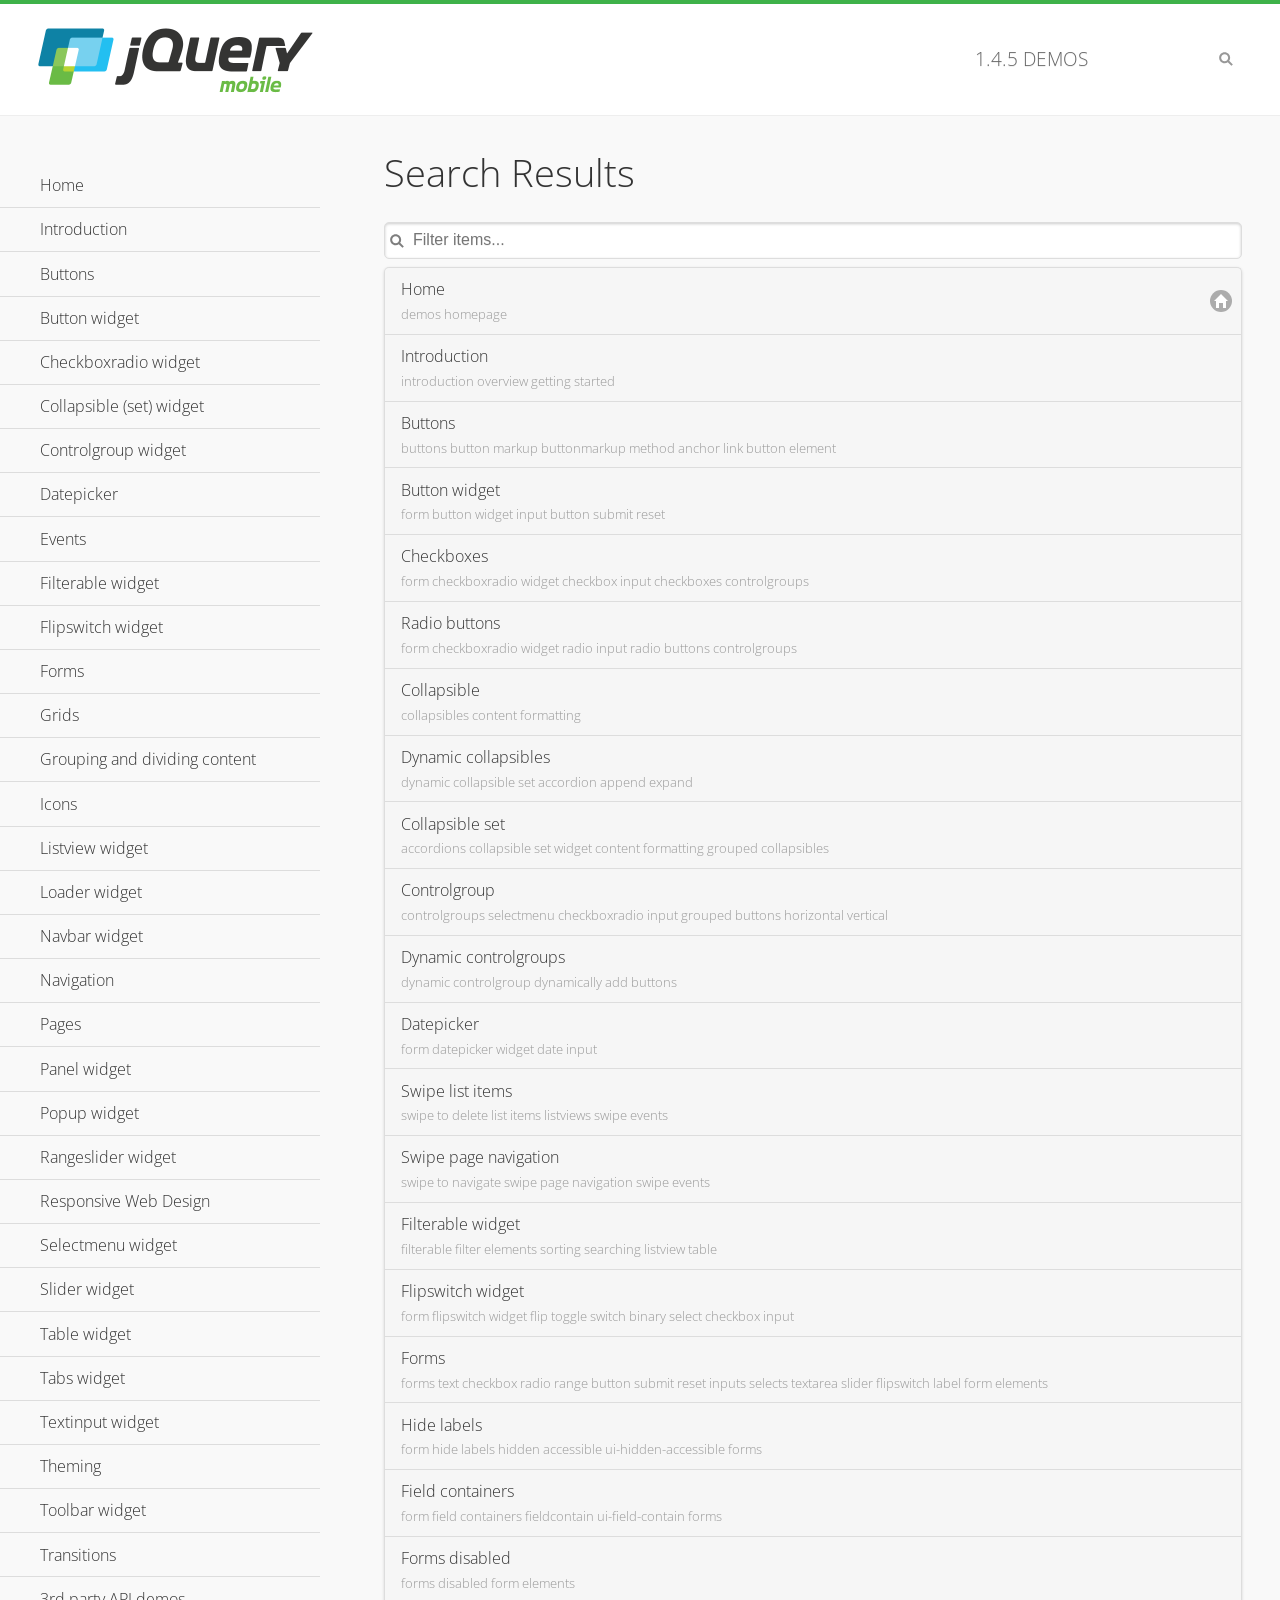
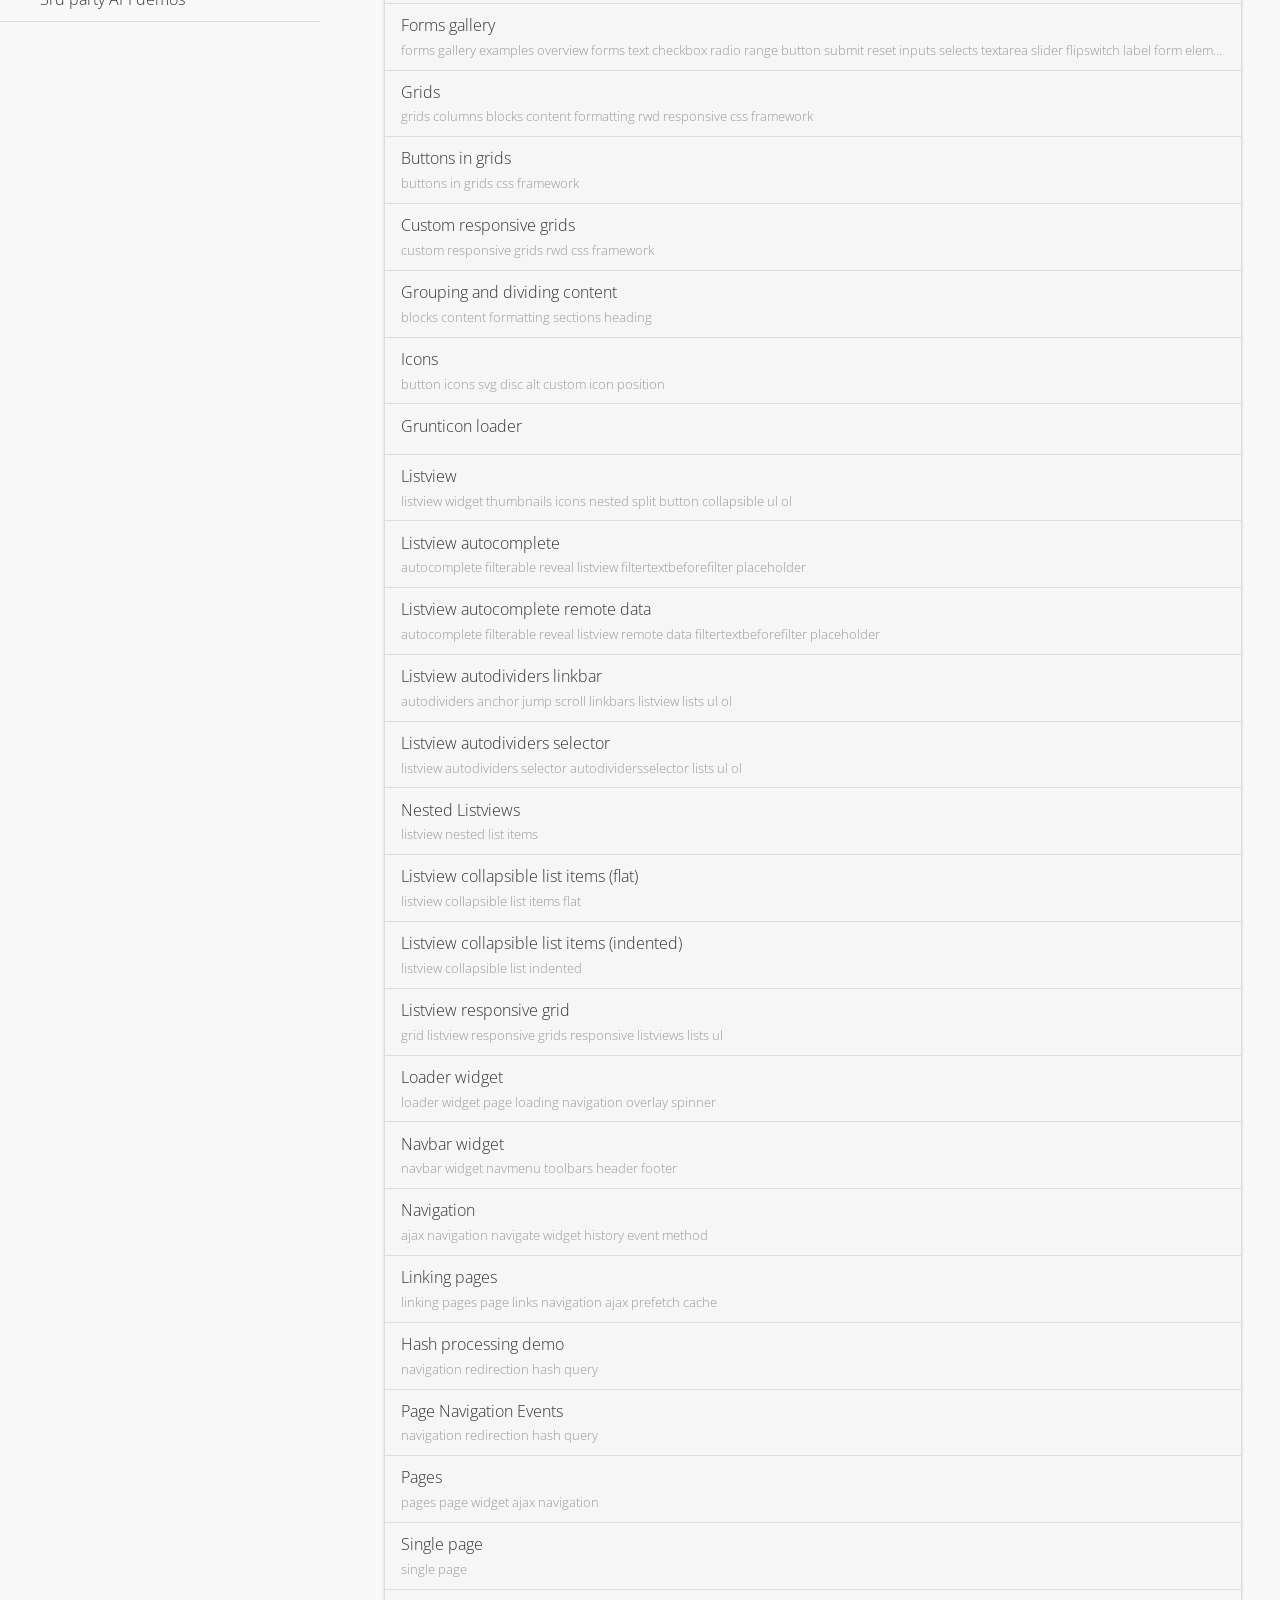
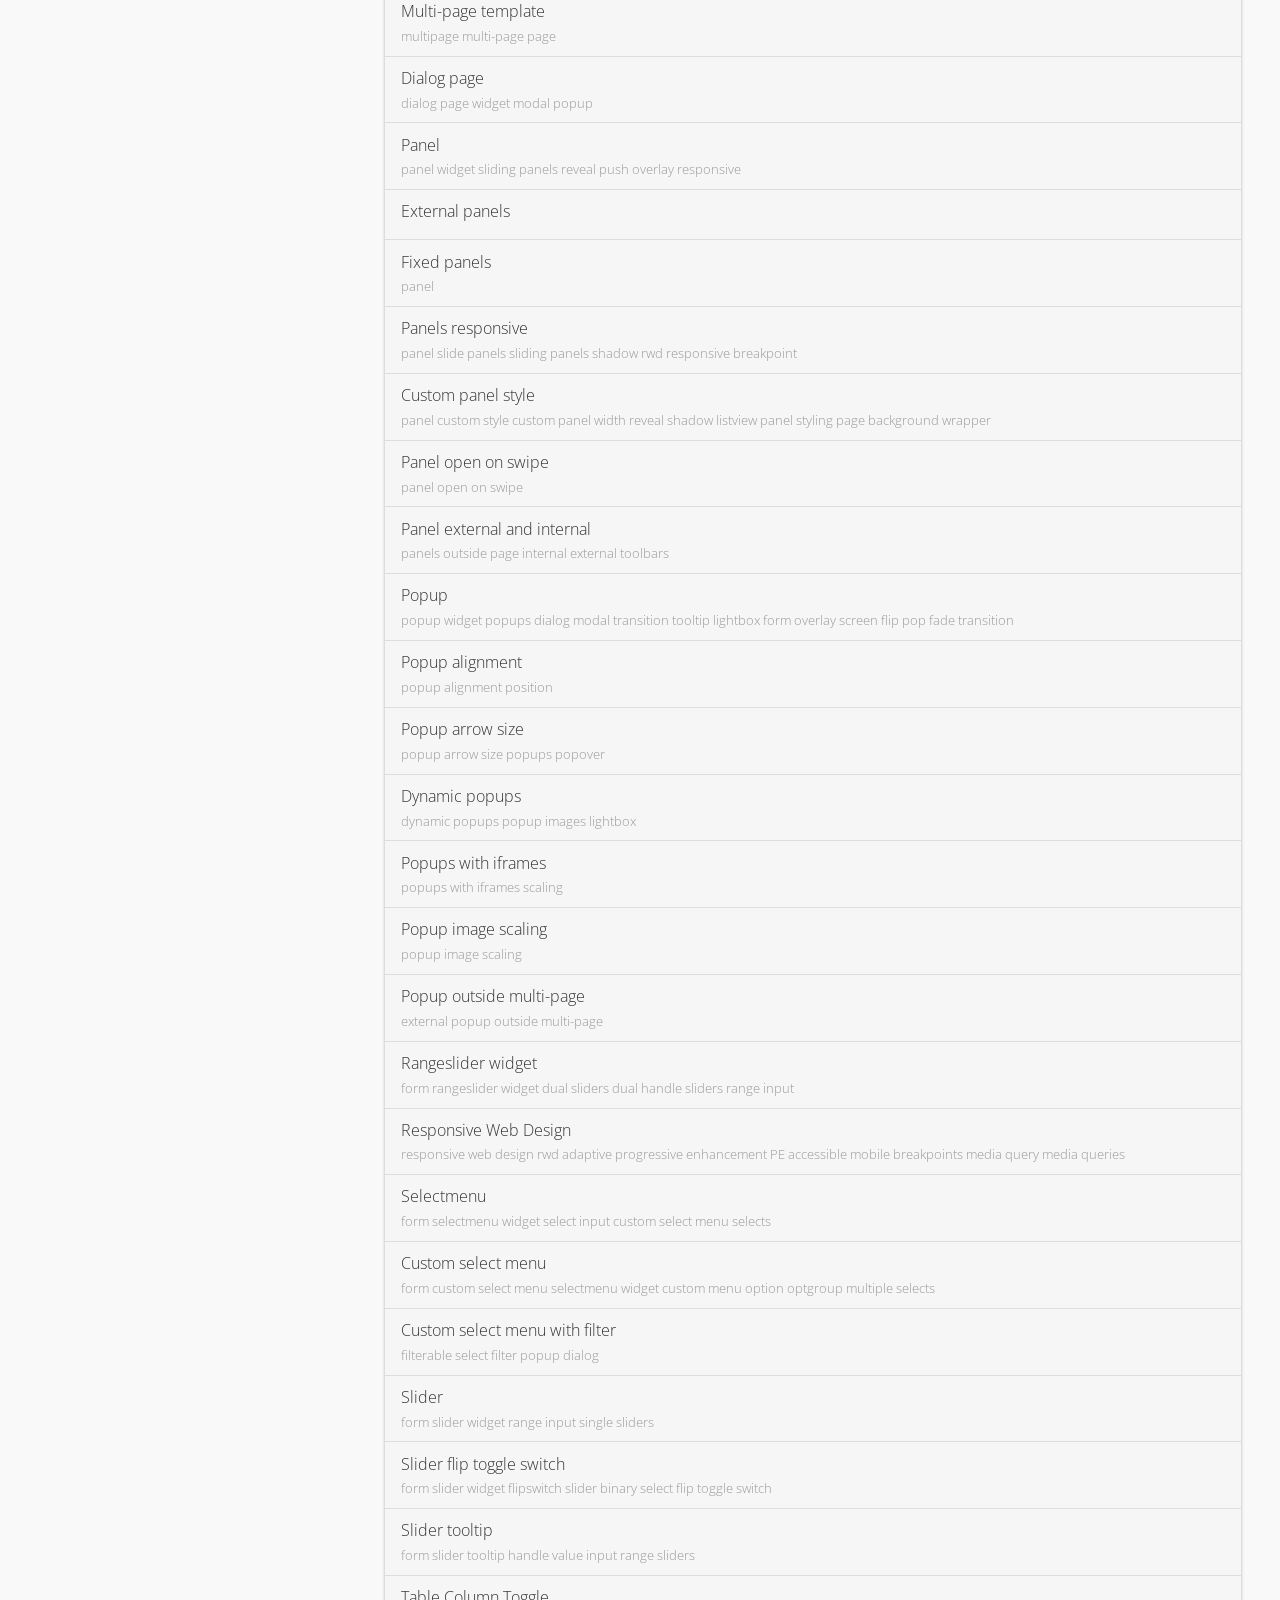
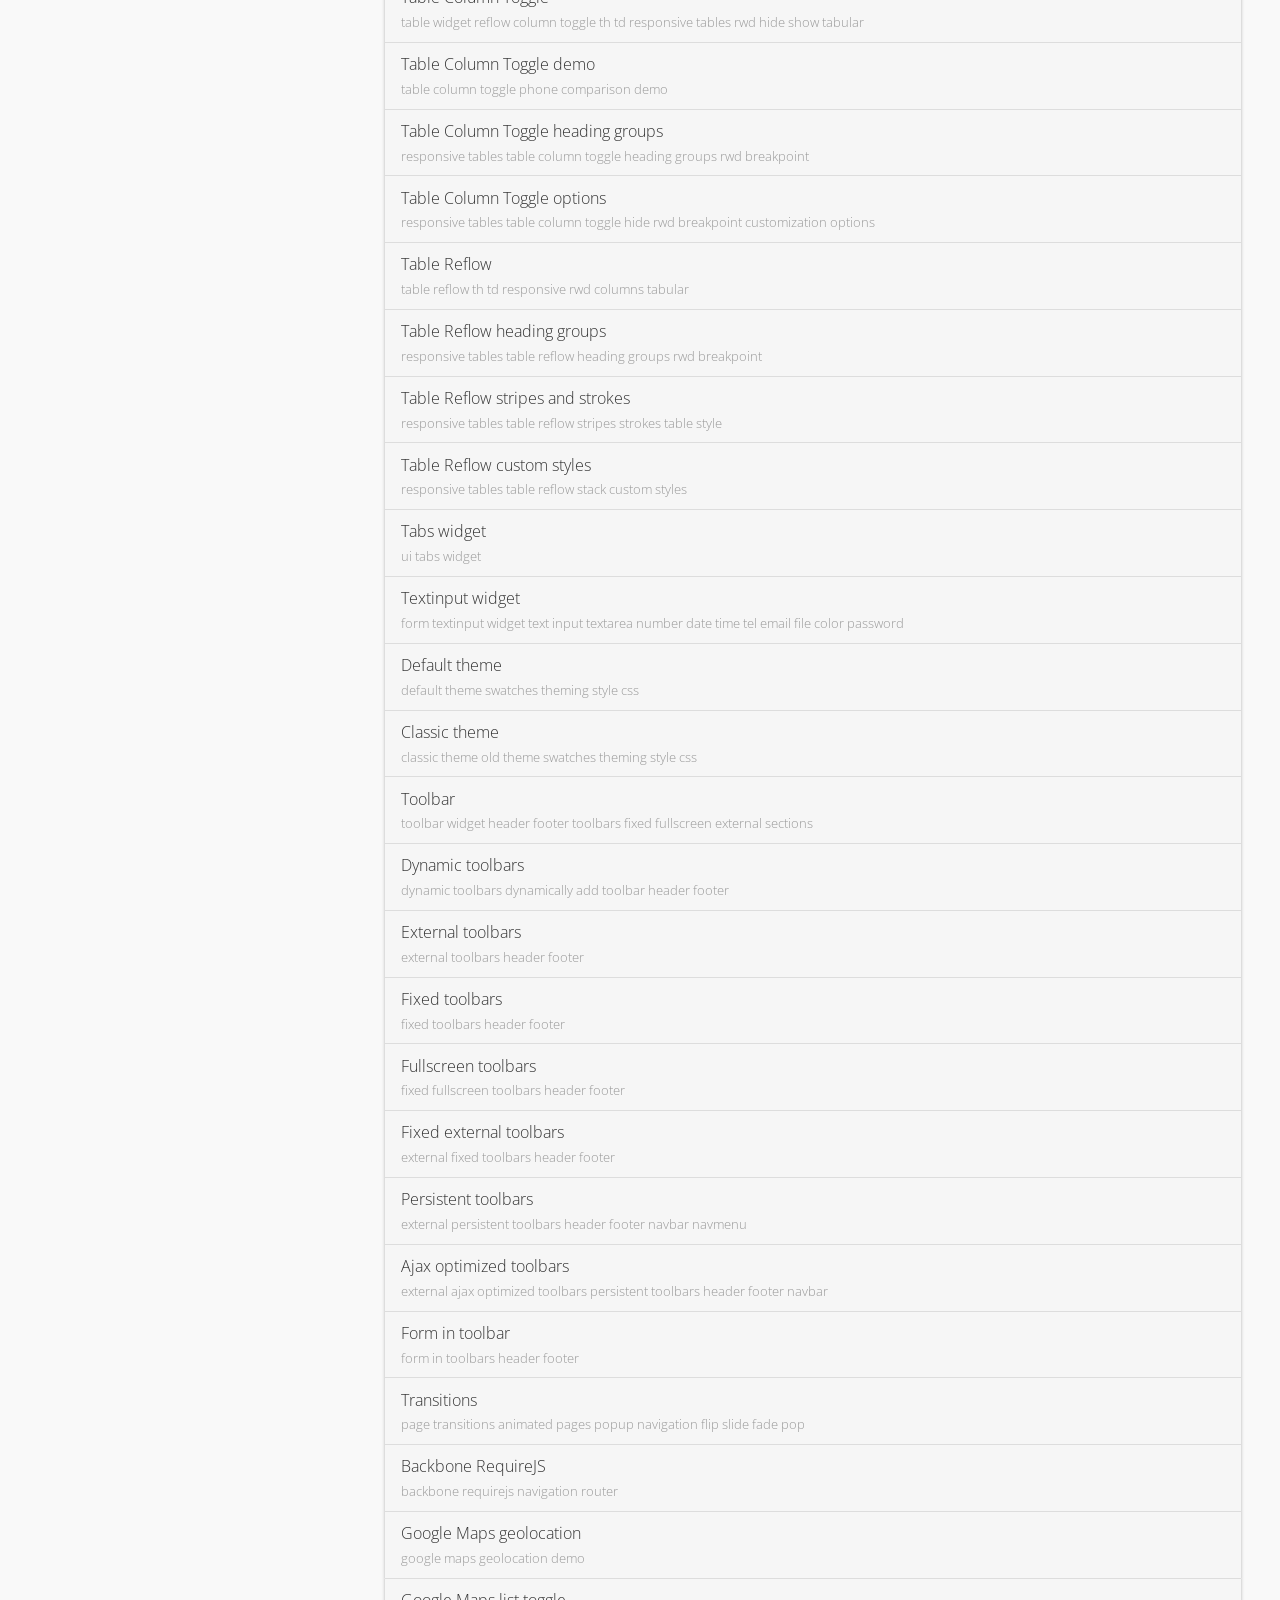
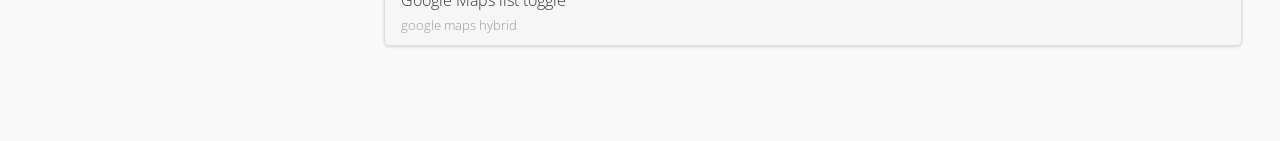
<file: www/JQueryMobile/demos/_search/index.html>
<!DOCTYPE html>
<html>
<head>
	<meta charset="utf-8">
	<meta name="viewport" content="width=device-width, initial-scale=1">
	<title>jQuery Mobile Demos</title>
	<link rel="stylesheet" href="../css/themes/default/jquery.mobile-1.4.5.min.css">
	<link rel="stylesheet" href="../_assets/css/jqm-demos.css">
	<link rel="shortcut icon" href="../_assets/favicon.ico">
    <link rel="stylesheet" href="http://fonts.googleapis.com/css?family=Open+Sans:300,400,700">
	<script src="../js/jquery.js"></script>
	<script src="../_assets/js/index.js"></script>
	<script src="../js/jquery.mobile-1.4.5.min.js"></script>

</head>
<body>
<div data-role="page" class="jqm-demos jqm-demos-index jqm-demos-search-results">

	<div data-role="header" class="jqm-header">
		<h2><a href="../" title="jQuery Mobile Demos home"><img src="../_assets/img/jquery-logo.png" alt="jQuery Mobile"></a></h2>
		<p><span class="jqm-version"></span> Demos</p>
		<a href="#" class="jqm-navmenu-link ui-btn ui-btn-icon-notext ui-corner-all ui-icon-bars ui-nodisc-icon ui-alt-icon ui-btn-left">Menu</a>
		<a href="#" class="jqm-search-link ui-btn ui-btn-icon-notext ui-corner-all ui-icon-search ui-nodisc-icon ui-alt-icon ui-btn-right">Search</a>
	</div><!-- /header -->

	<div role="main" class="ui-content jqm-content">

		<h1>Search Results</h1>

        <div class="jqm-search-results-wrap">
	        <ul class="jqm-list jqm-search-results-list">
<li data-filtertext="demos homepage" data-icon="home"><a href=".././">Home</a></li>
<li data-filtertext="introduction overview getting started"><a href="../intro/" data-ajax="false">Introduction</a></li>
<li data-filtertext="buttons button markup buttonmarkup method anchor link button element"><a href="../button-markup/" data-ajax="false">Buttons</a></li>
<li data-filtertext="form button widget input button submit reset"><a href="../button/" data-ajax="false">Button widget</a></li>
<li data-role="collapsible" data-enhanced="true" data-collapsed-icon="carat-d" data-expanded-icon="carat-u" data-iconpos="right" data-inset="false" class="ui-collapsible ui-collapsible-themed-content ui-collapsible-collapsed">
	<h3 class="ui-collapsible-heading ui-collapsible-heading-collapsed">
		<a href="#" class="ui-collapsible-heading-toggle ui-btn ui-btn-icon-right ui-btn-inherit ui-icon-carat-d">
		    Checkboxradio widget<span class="ui-collapsible-heading-status"> click to expand contents</span>
		</a>
	</h3>
	<div class="ui-collapsible-content ui-body-inherit ui-collapsible-content-collapsed" aria-hidden="true">
		<ul>
			<li data-filtertext="form checkboxradio widget checkbox input checkboxes controlgroups"><a href="../checkboxradio-checkbox/" data-ajax="false">Checkboxes</a></li>
			<li data-filtertext="form checkboxradio widget radio input radio buttons controlgroups"><a href="../checkboxradio-radio/" data-ajax="false">Radio buttons</a></li>
		</ul>
	</div>
</li>
<li data-role="collapsible" data-enhanced="true" data-collapsed-icon="carat-d" data-expanded-icon="carat-u" data-iconpos="right" data-inset="false" class="ui-collapsible ui-collapsible-themed-content ui-collapsible-collapsed">
	<h3 class="ui-collapsible-heading ui-collapsible-heading-collapsed">
		<a href="#" class="ui-collapsible-heading-toggle ui-btn ui-btn-icon-right ui-btn-inherit ui-icon-carat-d">
			Collapsible (set) widget<span class="ui-collapsible-heading-status"> click to expand contents</span>
		</a>
	</h3>
	<div class="ui-collapsible-content ui-body-inherit ui-collapsible-content-collapsed" aria-hidden="true">
		<ul>
			<li data-filtertext="collapsibles content formatting"><a href="../collapsible/" data-ajax="false">Collapsible</a></li>
			<li data-filtertext="dynamic collapsible set accordion append expand"><a href="../collapsible-dynamic/" data-ajax="false">Dynamic collapsibles</a></li>
			<li data-filtertext="accordions collapsible set widget content formatting grouped collapsibles"><a href="../collapsibleset/" data-ajax="false">Collapsible set</a></li>
		</ul>
	</div>
</li>
<li data-role="collapsible" data-enhanced="true" data-collapsed-icon="carat-d" data-expanded-icon="carat-u" data-iconpos="right" data-inset="false" class="ui-collapsible ui-collapsible-themed-content ui-collapsible-collapsed">
	<h3 class="ui-collapsible-heading ui-collapsible-heading-collapsed">
		<a href="#" class="ui-collapsible-heading-toggle ui-btn ui-btn-icon-right ui-btn-inherit ui-icon-carat-d">
			Controlgroup widget<span class="ui-collapsible-heading-status"> click to expand contents</span>
		</a>
	</h3>
	<div class="ui-collapsible-content ui-body-inherit ui-collapsible-content-collapsed" aria-hidden="true">
		<ul>
			<li data-filtertext="controlgroups selectmenu checkboxradio input grouped buttons horizontal vertical"><a href="../controlgroup/" data-ajax="false">Controlgroup</a></li>
			<li data-filtertext="dynamic controlgroup dynamically add buttons"><a href="../controlgroup-dynamic/" data-ajax="false">Dynamic controlgroups</a></li>
		</ul>
	</div>
</li>
<li data-filtertext="form datepicker widget date input"><a href="../datepicker/" data-ajax="false">Datepicker</a></li>
<li data-role="collapsible" data-enhanced="true" data-collapsed-icon="carat-d" data-expanded-icon="carat-u" data-iconpos="right" data-inset="false" class="ui-collapsible ui-collapsible-themed-content ui-collapsible-collapsed">
	<h3 class="ui-collapsible-heading ui-collapsible-heading-collapsed">
		<a href="#" class="ui-collapsible-heading-toggle ui-btn ui-btn-icon-right ui-btn-inherit ui-icon-carat-d">
			Events<span class="ui-collapsible-heading-status"> click to expand contents</span>
		</a>
	</h3>
	<div class="ui-collapsible-content ui-body-inherit ui-collapsible-content-collapsed" aria-hidden="true">
		<ul>
			<li data-filtertext="swipe to delete list items listviews swipe events"><a href="../swipe-list/" data-ajax="false">Swipe list items</a></li>
			<li data-filtertext="swipe to navigate swipe page navigation swipe events"><a href="../swipe-page/" data-ajax="false">Swipe page navigation</a></li>
		</ul>
	</div>
</li>
<li data-filtertext="filterable filter elements sorting searching listview table"><a href="../filterable/" data-ajax="false">Filterable widget</a></li>
<li data-filtertext="form flipswitch widget flip toggle switch binary select checkbox input"><a href="../flipswitch/" data-ajax="false">Flipswitch widget</a></li>
<li data-role="collapsible" data-enhanced="true" data-collapsed-icon="carat-d" data-expanded-icon="carat-u" data-iconpos="right" data-inset="false" class="ui-collapsible ui-collapsible-themed-content ui-collapsible-collapsed">
	<h3 class="ui-collapsible-heading ui-collapsible-heading-collapsed">
		<a href="#" class="ui-collapsible-heading-toggle ui-btn ui-btn-icon-right ui-btn-inherit ui-icon-carat-d">
			Forms<span class="ui-collapsible-heading-status"> click to expand contents</span>
		</a>
	</h3>
	<div class="ui-collapsible-content ui-body-inherit ui-collapsible-content-collapsed" aria-hidden="true">
		<ul>
			<li data-filtertext="forms text checkbox radio range button submit reset inputs selects textarea slider flipswitch label form elements"><a href="../forms/" data-ajax="false">Forms</a></li>
			<li data-filtertext="form hide labels hidden accessible ui-hidden-accessible forms"><a href="../forms-label-hidden-accessible/" data-ajax="false">Hide labels</a></li>
			<li data-filtertext="form field containers fieldcontain ui-field-contain forms"><a href="../forms-field-contain/" data-ajax="false">Field containers</a></li>
			<li data-filtertext="forms disabled form elements"><a href="../forms-disabled/" data-ajax="false">Forms disabled</a></li>
			<li data-filtertext="forms gallery examples overview forms text checkbox radio range button submit reset inputs selects textarea slider flipswitch label form elements"><a href="../forms-gallery/" data-ajax="false">Forms gallery</a></li>
		</ul>
	</div>
</li>
<li data-role="collapsible" data-enhanced="true" data-collapsed-icon="carat-d" data-expanded-icon="carat-u" data-iconpos="right" data-inset="false" class="ui-collapsible ui-collapsible-themed-content ui-collapsible-collapsed">
	<h3 class="ui-collapsible-heading ui-collapsible-heading-collapsed">
		<a href="#" class="ui-collapsible-heading-toggle ui-btn ui-btn-icon-right ui-btn-inherit ui-icon-carat-d">
			Grids<span class="ui-collapsible-heading-status"> click to expand contents</span>
		</a>
	</h3>
	<div class="ui-collapsible-content ui-body-inherit ui-collapsible-content-collapsed" aria-hidden="true">
		<ul>
			<li data-filtertext="grids columns blocks content formatting rwd responsive css framework"><a href="../grids/" data-ajax="false">Grids</a></li>
			<li data-filtertext="buttons in grids css framework"><a href="../grids-buttons/" data-ajax="false">Buttons in grids</a></li>
			<li data-filtertext="custom responsive grids rwd css framework"><a href="../grids-custom-responsive/" data-ajax="false">Custom responsive grids</a></li>
		</ul>
	</div>
</li>
<li data-filtertext="blocks content formatting sections heading"><a href="../body-bar-classes/" data-ajax="false">Grouping and dividing content</a></li>
<li data-role="collapsible" data-enhanced="true" data-collapsed-icon="carat-d" data-expanded-icon="carat-u" data-iconpos="right" data-inset="false" class="ui-collapsible ui-collapsible-themed-content ui-collapsible-collapsed">
	<h3 class="ui-collapsible-heading ui-collapsible-heading-collapsed">
		<a href="#" class="ui-collapsible-heading-toggle ui-btn ui-btn-icon-right ui-btn-inherit ui-icon-carat-d">
			Icons<span class="ui-collapsible-heading-status"> click to expand contents</span>
		</a>
	</h3>
	<div class="ui-collapsible-content ui-body-inherit ui-collapsible-content-collapsed" aria-hidden="true">
		<ul>
			<li data-filtertext="button icons svg disc alt custom icon position"><a href="../icons/" data-ajax="false">Icons</a></li>
			<li data-filtertext=""><a href="../icons-grunticon/" data-ajax="false">Grunticon loader</a></li>
		</ul>
	</div>
</li>
<li data-role="collapsible" data-enhanced="true" data-collapsed-icon="carat-d" data-expanded-icon="carat-u" data-iconpos="right" data-inset="false" class="ui-collapsible ui-collapsible-themed-content ui-collapsible-collapsed">
	<h3 class="ui-collapsible-heading ui-collapsible-heading-collapsed">
		<a href="#" class="ui-collapsible-heading-toggle ui-btn ui-btn-icon-right ui-btn-inherit ui-icon-carat-d">
			Listview widget<span class="ui-collapsible-heading-status"> click to expand contents</span>
		</a>
	</h3>
	<div class="ui-collapsible-content ui-body-inherit ui-collapsible-content-collapsed" aria-hidden="true">
		<ul>
			<li data-filtertext="listview widget thumbnails icons nested split button collapsible ul ol"><a href="../listview/" data-ajax="false">Listview</a></li>
			<li data-filtertext="autocomplete filterable reveal listview filtertextbeforefilter placeholder"><a href="../listview-autocomplete/" data-ajax="false">Listview autocomplete</a></li>
			<li data-filtertext="autocomplete filterable reveal listview remote data filtertextbeforefilter placeholder"><a href="../listview-autocomplete-remote/" data-ajax="false">Listview autocomplete remote data</a></li>
			<li data-filtertext="autodividers anchor jump scroll linkbars listview lists ul ol"><a href="../listview-autodividers-linkbar/" data-ajax="false">Listview autodividers linkbar</a></li>
			<li data-filtertext="listview autodividers selector autodividersselector lists ul ol"><a href="../listview-autodividers-selector/" data-ajax="false">Listview autodividers selector</a></li>
			<li data-filtertext="listview nested list items"><a href="../listview-nested-lists/" data-ajax="false">Nested Listviews</a></li>
			<li data-filtertext="listview collapsible list items flat"><a href="../listview-collapsible-item-flat/" data-ajax="false">Listview collapsible list items (flat)</a></li>
			<li data-filtertext="listview collapsible list indented"><a href="../listview-collapsible-item-indented/" data-ajax="false">Listview collapsible list items (indented)</a></li>
			<li data-filtertext="grid listview responsive grids responsive listviews lists ul"><a href="../listview-grid/" data-ajax="false">Listview responsive grid</a></li>
		</ul>
	</div>
</li>
<li data-filtertext="loader widget page loading navigation overlay spinner"><a href="../loader/" data-ajax="false">Loader widget</a></li>
<li data-filtertext="navbar widget navmenu toolbars header footer"><a href="../navbar/" data-ajax="false">Navbar widget</a></li>
<li data-role="collapsible" data-enhanced="true" data-collapsed-icon="carat-d" data-expanded-icon="carat-u" data-iconpos="right" data-inset="false" class="ui-collapsible ui-collapsible-themed-content ui-collapsible-collapsed">
	<h3 class="ui-collapsible-heading ui-collapsible-heading-collapsed">
		<a href="#" class="ui-collapsible-heading-toggle ui-btn ui-btn-icon-right ui-btn-inherit ui-icon-carat-d">
			Navigation<span class="ui-collapsible-heading-status"> click to expand contents</span>
		</a>
	</h3>
	<div class="ui-collapsible-content ui-body-inherit ui-collapsible-content-collapsed" aria-hidden="true">
		<ul>
			<li data-filtertext="ajax navigation navigate widget history event method"><a href="../navigation/" data-ajax="false">Navigation</a></li>
			<li data-filtertext="linking pages page links navigation ajax prefetch cache"><a href="../navigation-linking-pages/" data-ajax="false">Linking pages</a></li>
			<!-- <li data-filtertext="php redirect server redirection server-side navigation"><a href="../navigation-php-redirect/" data-ajax="false">PHP redirect demo</a></li>-->
			<li data-filtertext="navigation redirection hash query"><a href="../navigation-hash-processing/" data-ajax="false">Hash processing demo</a></li>
			<li data-filtertext="navigation redirection hash query"><a href="../page-events/" data-ajax="false">Page Navigation Events</a></li>
		</ul>
	</div>
</li>
<li data-role="collapsible" data-enhanced="true" data-collapsed-icon="carat-d" data-expanded-icon="carat-u" data-iconpos="right" data-inset="false" class="ui-collapsible ui-collapsible-themed-content ui-collapsible-collapsed">
	<h3 class="ui-collapsible-heading ui-collapsible-heading-collapsed">
		<a href="#" class="ui-collapsible-heading-toggle ui-btn ui-btn-icon-right ui-btn-inherit ui-icon-carat-d">
			Pages<span class="ui-collapsible-heading-status"> click to expand contents</span>
		</a>
	</h3>
	<div class="ui-collapsible-content ui-body-inherit ui-collapsible-content-collapsed" aria-hidden="true">
		<ul>
			<li data-filtertext="pages page widget ajax navigation"><a href="../pages/" data-ajax="false">Pages</a></li>
			<li data-filtertext="single page"><a href="../pages-single-page/" data-ajax="false">Single page</a></li>
			<li data-filtertext="multipage multi-page page"><a href="../pages-multi-page/" data-ajax="false">Multi-page template</a></li>
			<li data-filtertext="dialog page widget modal popup"><a href="../pages-dialog/" data-ajax="false">Dialog page</a></li>
		</ul>
	</div>
</li>
<li data-role="collapsible" data-enhanced="true" data-collapsed-icon="carat-d" data-expanded-icon="carat-u" data-iconpos="right" data-inset="false" class="ui-collapsible ui-collapsible-themed-content ui-collapsible-collapsed">
	<h3 class="ui-collapsible-heading ui-collapsible-heading-collapsed">
		<a href="#" class="ui-collapsible-heading-toggle ui-btn ui-btn-icon-right ui-btn-inherit ui-icon-carat-d">
			Panel widget<span class="ui-collapsible-heading-status"> click to expand contents</span>
		</a>
	</h3>
	<div class="ui-collapsible-content ui-body-inherit ui-collapsible-content-collapsed" aria-hidden="true">
		<ul>
			<li data-filtertext="panel widget sliding panels reveal push overlay responsive"><a href="../panel/" data-ajax="false">Panel</a></li>
			<li data-filtertext=""><a href="../panel-external/" data-ajax="false">External panels</a></li>
			<li data-filtertext="panel "><a href="../panel-fixed/" data-ajax="false">Fixed panels</a></li>
			<li data-filtertext="panel slide panels sliding panels shadow rwd responsive breakpoint"><a href="../panel-responsive/" data-ajax="false">Panels responsive</a></li>
			<li data-filtertext="panel custom style custom panel width reveal shadow listview panel styling page background wrapper"><a href="../panel-styling/" data-ajax="false">Custom panel style</a></li>
			<li data-filtertext="panel open on swipe"><a href="../panel-swipe-open/" data-ajax="false">Panel open on swipe</a></li>
			<li data-filtertext="panels outside page internal external toolbars"><a href="../panel-external-internal/" data-ajax="false">Panel external and internal</a></li>
		</ul>
	</div>
</li>
<li data-role="collapsible" data-enhanced="true" data-collapsed-icon="carat-d" data-expanded-icon="carat-u" data-iconpos="right" data-inset="false" class="ui-collapsible ui-collapsible-themed-content ui-collapsible-collapsed">
	<h3 class="ui-collapsible-heading ui-collapsible-heading-collapsed">
		<a href="#" class="ui-collapsible-heading-toggle ui-btn ui-btn-icon-right ui-btn-inherit ui-icon-carat-d">
			Popup widget<span class="ui-collapsible-heading-status"> click to expand contents</span>
		</a>
	</h3>
	<div class="ui-collapsible-content ui-body-inherit ui-collapsible-content-collapsed" aria-hidden="true">
		<ul>
			<li data-filtertext="popup widget popups dialog modal transition tooltip lightbox form overlay screen flip pop fade transition"><a href="../popup/" data-ajax="false">Popup</a></li>
			<li data-filtertext="popup alignment position"><a href="../popup-alignment/" data-ajax="false">Popup alignment</a></li>
			<li data-filtertext="popup arrow size popups popover"><a href="../popup-arrow-size/" data-ajax="false">Popup arrow size</a></li>
			<li data-filtertext="dynamic popups popup images lightbox"><a href="../popup-dynamic/" data-ajax="false">Dynamic popups</a></li>
			<li data-filtertext="popups with iframes scaling"><a href="../popup-iframe/" data-ajax="false">Popups with iframes</a></li>
			<li data-filtertext="popup image scaling"><a href="../popup-image-scaling/" data-ajax="false">Popup image scaling</a></li>
			<li data-filtertext="external popup outside multi-page"><a href="../popup-outside-multipage/" data-ajax="false">Popup outside multi-page</a></li>
		</ul>
	</div>
</li>
<li data-filtertext="form rangeslider widget dual sliders dual handle sliders range input"><a href="../rangeslider/" data-ajax="false">Rangeslider widget</a></li>
<li data-filtertext="responsive web design rwd adaptive progressive enhancement PE accessible mobile breakpoints media query media queries"><a href="../rwd/" data-ajax="false">Responsive Web Design</a></li>
<li data-role="collapsible" data-enhanced="true" data-collapsed-icon="carat-d" data-expanded-icon="carat-u" data-iconpos="right" data-inset="false" class="ui-collapsible ui-collapsible-themed-content ui-collapsible-collapsed">
	<h3 class="ui-collapsible-heading ui-collapsible-heading-collapsed">
		<a href="#" class="ui-collapsible-heading-toggle ui-btn ui-btn-icon-right ui-btn-inherit ui-icon-carat-d">
			Selectmenu widget<span class="ui-collapsible-heading-status"> click to expand contents</span>
		</a>
	</h3>
	<div class="ui-collapsible-content ui-body-inherit ui-collapsible-content-collapsed" aria-hidden="true">
		<ul>
			<li data-filtertext="form selectmenu widget select input custom select menu selects"><a href="../selectmenu/" data-ajax="false">Selectmenu</a></li>
			<li data-filtertext="form custom select menu selectmenu widget custom menu option optgroup multiple selects"><a href="../selectmenu-custom/" data-ajax="false">Custom select menu</a></li>
			<li data-filtertext="filterable select filter popup dialog"><a href="../selectmenu-custom-filter/" data-ajax="false">Custom select menu with filter</a></li>
		</ul>
	</div>
</li>
<li data-role="collapsible" data-enhanced="true" data-collapsed-icon="carat-d" data-expanded-icon="carat-u" data-iconpos="right" data-inset="false" class="ui-collapsible ui-collapsible-themed-content ui-collapsible-collapsed">
	<h3 class="ui-collapsible-heading ui-collapsible-heading-collapsed">
		<a href="#" class="ui-collapsible-heading-toggle ui-btn ui-btn-icon-right ui-btn-inherit ui-icon-carat-d">
			Slider widget<span class="ui-collapsible-heading-status"> click to expand contents</span>
		</a>
	</h3>
	<div class="ui-collapsible-content ui-body-inherit ui-collapsible-content-collapsed" aria-hidden="true">
		<ul>
			<li data-filtertext="form slider widget range input single sliders"><a href="../slider/" data-ajax="false">Slider</a></li>
			<li data-filtertext="form slider widget flipswitch slider binary select flip toggle switch"><a href="../slider-flipswitch/" data-ajax="false">Slider flip toggle switch</a></li>
			<li data-filtertext="form slider tooltip handle value input range sliders"><a href="../slider-tooltip/" data-ajax="false">Slider tooltip</a></li>
		</ul>
	</div>
</li>
<li data-role="collapsible" data-enhanced="true" data-collapsed-icon="carat-d" data-expanded-icon="carat-u" data-iconpos="right" data-inset="false" class="ui-collapsible ui-collapsible-themed-content ui-collapsible-collapsed">
	<h3 class="ui-collapsible-heading ui-collapsible-heading-collapsed">
		<a href="#" class="ui-collapsible-heading-toggle ui-btn ui-btn-icon-right ui-btn-inherit ui-icon-carat-d">
			Table widget<span class="ui-collapsible-heading-status"> click to expand contents</span>
		</a>
	</h3>
	<div class="ui-collapsible-content ui-body-inherit ui-collapsible-content-collapsed" aria-hidden="true">
		<ul>
			<li data-filtertext="table widget reflow column toggle th td responsive tables rwd hide show tabular"><a href="../table-column-toggle/" data-ajax="false">Table Column Toggle</a></li>
			<li data-filtertext="table column toggle phone comparison demo"><a href="../table-column-toggle-example/" data-ajax="false">Table Column Toggle demo</a></li>
			<li data-filtertext="responsive tables table column toggle heading groups rwd breakpoint"><a href="../table-column-toggle-heading-groups/" data-ajax="false">Table Column Toggle heading groups</a></li>
			<li data-filtertext="responsive tables table column toggle hide rwd breakpoint customization options"><a href="../table-column-toggle-options/" data-ajax="false">Table Column Toggle options</a></li>
			<li data-filtertext="table reflow th td responsive rwd columns tabular"><a href="../table-reflow/" data-ajax="false">Table Reflow</a></li>
			<li data-filtertext="responsive tables table reflow heading groups rwd breakpoint"><a href="../table-reflow-heading-groups/" data-ajax="false">Table Reflow heading groups</a></li>
			<li data-filtertext="responsive tables table reflow stripes strokes table style"><a href="../table-reflow-stripes-strokes/" data-ajax="false">Table Reflow stripes and strokes</a></li>
			<li data-filtertext="responsive tables table reflow stack custom styles"><a href="../table-reflow-styling/" data-ajax="false">Table Reflow custom styles</a></li>
		</ul>
	</div>
</li>
<li data-filtertext="ui tabs widget"><a href="../tabs/" data-ajax="false">Tabs widget</a></li>
<li data-filtertext="form textinput widget text input textarea number date time tel email file color password"><a href="../textinput/" data-ajax="false">Textinput widget</a></li>
<li data-role="collapsible" data-enhanced="true" data-collapsed-icon="carat-d" data-expanded-icon="carat-u" data-iconpos="right" data-inset="false" class="ui-collapsible ui-collapsible-themed-content ui-collapsible-collapsed">
	<h3 class="ui-collapsible-heading ui-collapsible-heading-collapsed">
		<a href="#" class="ui-collapsible-heading-toggle ui-btn ui-btn-icon-right ui-btn-inherit ui-icon-carat-d">
			Theming<span class="ui-collapsible-heading-status"> click to expand contents</span>
		</a>
	</h3>
	<div class="ui-collapsible-content ui-body-inherit ui-collapsible-content-collapsed" aria-hidden="true">
		<ul>
			<li data-filtertext="default theme swatches theming style css"><a href="../theme-default/" data-ajax="false">Default theme</a></li>
			<li data-filtertext="classic theme old theme swatches theming style css"><a href="../theme-classic/" data-ajax="false">Classic theme</a></li>
		</ul>
	</div>
</li>
<li data-role="collapsible" data-enhanced="true" data-collapsed-icon="carat-d" data-expanded-icon="carat-u" data-iconpos="right" data-inset="false" class="ui-collapsible ui-collapsible-themed-content ui-collapsible-collapsed">
	<h3 class="ui-collapsible-heading ui-collapsible-heading-collapsed">
		<a href="#" class="ui-collapsible-heading-toggle ui-btn ui-btn-icon-right ui-btn-inherit ui-icon-carat-d">
			Toolbar widget<span class="ui-collapsible-heading-status"> click to expand contents</span>
		</a>
	</h3>
	<div class="ui-collapsible-content ui-body-inherit ui-collapsible-content-collapsed" aria-hidden="true">
		<ul>
			<li data-filtertext="toolbar widget header footer toolbars fixed fullscreen external sections"><a href="../toolbar/" data-ajax="false">Toolbar</a></li>
			<li data-filtertext="dynamic toolbars dynamically add toolbar header footer"><a href="../toolbar-dynamic/" data-ajax="false">Dynamic toolbars</a></li>
			<li data-filtertext="external toolbars header footer"><a href="../toolbar-external/" data-ajax="false">External toolbars</a></li>
			<li data-filtertext="fixed toolbars header footer"><a href="../toolbar-fixed/" data-ajax="false">Fixed toolbars</a></li>
			<li data-filtertext="fixed fullscreen toolbars header footer"><a href="../toolbar-fixed-fullscreen/" data-ajax="false">Fullscreen toolbars</a></li>
			<li data-filtertext="external fixed toolbars header footer"><a href="../toolbar-fixed-external/" data-ajax="false">Fixed external toolbars</a></li>
			<li data-filtertext="external persistent toolbars header footer navbar navmenu"><a href="../toolbar-fixed-persistent/" data-ajax="false">Persistent toolbars</a></li>
			<li data-filtertext="external ajax optimized toolbars persistent toolbars header footer navbar"><a href="../toolbar-fixed-persistent-optimized/" data-ajax="false">Ajax optimized toolbars</a></li>
			<li data-filtertext="form in toolbars header footer"><a href="../toolbar-fixed-forms/" data-ajax="false">Form in toolbar</a></li>
		</ul>
	</div>
</li>
<li data-filtertext="page transitions animated pages popup navigation flip slide fade pop"><a href="../transitions/" data-ajax="false">Transitions</a></li>
<li data-role="collapsible" data-enhanced="true" data-collapsed-icon="carat-d" data-expanded-icon="carat-u" data-iconpos="right" data-inset="false" class="ui-collapsible ui-collapsible-themed-content ui-collapsible-collapsed">
	<h3 class="ui-collapsible-heading ui-collapsible-heading-collapsed">
		<a href="#" class="ui-collapsible-heading-toggle ui-btn ui-btn-icon-right ui-btn-inherit ui-icon-carat-d">
			3rd party API demos<span class="ui-collapsible-heading-status"> click to expand contents</span>
		</a>
	</h3>
	<div class="ui-collapsible-content ui-body-inherit ui-collapsible-content-collapsed" aria-hidden="true">
		<ul>
			<li data-filtertext="backbone requirejs navigation router"><a href="../backbone-requirejs/" data-ajax="false">Backbone RequireJS</a></li>
			<li data-filtertext="google maps geolocation demo"><a href="../map-geolocation/" data-ajax="false">Google Maps geolocation</a></li>
			<li data-filtertext="google maps hybrid"><a href="../map-list-toggle/" data-ajax="false">Google Maps list toggle</a></li>
		</ul>
	</div>
</li>



	        </ul>
	    </div>

	</div><!-- /content -->
	    <div data-role="panel" class="jqm-navmenu-panel" data-position="left" data-display="overlay" data-theme="a">
	    	<ul class="jqm-list ui-alt-icon ui-nodisc-icon">
<li data-filtertext="demos homepage" data-icon="home"><a href=".././">Home</a></li>
<li data-filtertext="introduction overview getting started"><a href="../intro/" data-ajax="false">Introduction</a></li>
<li data-filtertext="buttons button markup buttonmarkup method anchor link button element"><a href="../button-markup/" data-ajax="false">Buttons</a></li>
<li data-filtertext="form button widget input button submit reset"><a href="../button/" data-ajax="false">Button widget</a></li>
<li data-role="collapsible" data-enhanced="true" data-collapsed-icon="carat-d" data-expanded-icon="carat-u" data-iconpos="right" data-inset="false" class="ui-collapsible ui-collapsible-themed-content ui-collapsible-collapsed">
	<h3 class="ui-collapsible-heading ui-collapsible-heading-collapsed">
		<a href="#" class="ui-collapsible-heading-toggle ui-btn ui-btn-icon-right ui-btn-inherit ui-icon-carat-d">
		    Checkboxradio widget<span class="ui-collapsible-heading-status"> click to expand contents</span>
		</a>
	</h3>
	<div class="ui-collapsible-content ui-body-inherit ui-collapsible-content-collapsed" aria-hidden="true">
		<ul>
			<li data-filtertext="form checkboxradio widget checkbox input checkboxes controlgroups"><a href="../checkboxradio-checkbox/" data-ajax="false">Checkboxes</a></li>
			<li data-filtertext="form checkboxradio widget radio input radio buttons controlgroups"><a href="../checkboxradio-radio/" data-ajax="false">Radio buttons</a></li>
		</ul>
	</div>
</li>
<li data-role="collapsible" data-enhanced="true" data-collapsed-icon="carat-d" data-expanded-icon="carat-u" data-iconpos="right" data-inset="false" class="ui-collapsible ui-collapsible-themed-content ui-collapsible-collapsed">
	<h3 class="ui-collapsible-heading ui-collapsible-heading-collapsed">
		<a href="#" class="ui-collapsible-heading-toggle ui-btn ui-btn-icon-right ui-btn-inherit ui-icon-carat-d">
			Collapsible (set) widget<span class="ui-collapsible-heading-status"> click to expand contents</span>
		</a>
	</h3>
	<div class="ui-collapsible-content ui-body-inherit ui-collapsible-content-collapsed" aria-hidden="true">
		<ul>
			<li data-filtertext="collapsibles content formatting"><a href="../collapsible/" data-ajax="false">Collapsible</a></li>
			<li data-filtertext="dynamic collapsible set accordion append expand"><a href="../collapsible-dynamic/" data-ajax="false">Dynamic collapsibles</a></li>
			<li data-filtertext="accordions collapsible set widget content formatting grouped collapsibles"><a href="../collapsibleset/" data-ajax="false">Collapsible set</a></li>
		</ul>
	</div>
</li>
<li data-role="collapsible" data-enhanced="true" data-collapsed-icon="carat-d" data-expanded-icon="carat-u" data-iconpos="right" data-inset="false" class="ui-collapsible ui-collapsible-themed-content ui-collapsible-collapsed">
	<h3 class="ui-collapsible-heading ui-collapsible-heading-collapsed">
		<a href="#" class="ui-collapsible-heading-toggle ui-btn ui-btn-icon-right ui-btn-inherit ui-icon-carat-d">
			Controlgroup widget<span class="ui-collapsible-heading-status"> click to expand contents</span>
		</a>
	</h3>
	<div class="ui-collapsible-content ui-body-inherit ui-collapsible-content-collapsed" aria-hidden="true">
		<ul>
			<li data-filtertext="controlgroups selectmenu checkboxradio input grouped buttons horizontal vertical"><a href="../controlgroup/" data-ajax="false">Controlgroup</a></li>
			<li data-filtertext="dynamic controlgroup dynamically add buttons"><a href="../controlgroup-dynamic/" data-ajax="false">Dynamic controlgroups</a></li>
		</ul>
	</div>
</li>
<li data-filtertext="form datepicker widget date input"><a href="../datepicker/" data-ajax="false">Datepicker</a></li>
<li data-role="collapsible" data-enhanced="true" data-collapsed-icon="carat-d" data-expanded-icon="carat-u" data-iconpos="right" data-inset="false" class="ui-collapsible ui-collapsible-themed-content ui-collapsible-collapsed">
	<h3 class="ui-collapsible-heading ui-collapsible-heading-collapsed">
		<a href="#" class="ui-collapsible-heading-toggle ui-btn ui-btn-icon-right ui-btn-inherit ui-icon-carat-d">
			Events<span class="ui-collapsible-heading-status"> click to expand contents</span>
		</a>
	</h3>
	<div class="ui-collapsible-content ui-body-inherit ui-collapsible-content-collapsed" aria-hidden="true">
		<ul>
			<li data-filtertext="swipe to delete list items listviews swipe events"><a href="../swipe-list/" data-ajax="false">Swipe list items</a></li>
			<li data-filtertext="swipe to navigate swipe page navigation swipe events"><a href="../swipe-page/" data-ajax="false">Swipe page navigation</a></li>
		</ul>
	</div>
</li>
<li data-filtertext="filterable filter elements sorting searching listview table"><a href="../filterable/" data-ajax="false">Filterable widget</a></li>
<li data-filtertext="form flipswitch widget flip toggle switch binary select checkbox input"><a href="../flipswitch/" data-ajax="false">Flipswitch widget</a></li>
<li data-role="collapsible" data-enhanced="true" data-collapsed-icon="carat-d" data-expanded-icon="carat-u" data-iconpos="right" data-inset="false" class="ui-collapsible ui-collapsible-themed-content ui-collapsible-collapsed">
	<h3 class="ui-collapsible-heading ui-collapsible-heading-collapsed">
		<a href="#" class="ui-collapsible-heading-toggle ui-btn ui-btn-icon-right ui-btn-inherit ui-icon-carat-d">
			Forms<span class="ui-collapsible-heading-status"> click to expand contents</span>
		</a>
	</h3>
	<div class="ui-collapsible-content ui-body-inherit ui-collapsible-content-collapsed" aria-hidden="true">
		<ul>
			<li data-filtertext="forms text checkbox radio range button submit reset inputs selects textarea slider flipswitch label form elements"><a href="../forms/" data-ajax="false">Forms</a></li>
			<li data-filtertext="form hide labels hidden accessible ui-hidden-accessible forms"><a href="../forms-label-hidden-accessible/" data-ajax="false">Hide labels</a></li>
			<li data-filtertext="form field containers fieldcontain ui-field-contain forms"><a href="../forms-field-contain/" data-ajax="false">Field containers</a></li>
			<li data-filtertext="forms disabled form elements"><a href="../forms-disabled/" data-ajax="false">Forms disabled</a></li>
			<li data-filtertext="forms gallery examples overview forms text checkbox radio range button submit reset inputs selects textarea slider flipswitch label form elements"><a href="../forms-gallery/" data-ajax="false">Forms gallery</a></li>
		</ul>
	</div>
</li>
<li data-role="collapsible" data-enhanced="true" data-collapsed-icon="carat-d" data-expanded-icon="carat-u" data-iconpos="right" data-inset="false" class="ui-collapsible ui-collapsible-themed-content ui-collapsible-collapsed">
	<h3 class="ui-collapsible-heading ui-collapsible-heading-collapsed">
		<a href="#" class="ui-collapsible-heading-toggle ui-btn ui-btn-icon-right ui-btn-inherit ui-icon-carat-d">
			Grids<span class="ui-collapsible-heading-status"> click to expand contents</span>
		</a>
	</h3>
	<div class="ui-collapsible-content ui-body-inherit ui-collapsible-content-collapsed" aria-hidden="true">
		<ul>
			<li data-filtertext="grids columns blocks content formatting rwd responsive css framework"><a href="../grids/" data-ajax="false">Grids</a></li>
			<li data-filtertext="buttons in grids css framework"><a href="../grids-buttons/" data-ajax="false">Buttons in grids</a></li>
			<li data-filtertext="custom responsive grids rwd css framework"><a href="../grids-custom-responsive/" data-ajax="false">Custom responsive grids</a></li>
		</ul>
	</div>
</li>
<li data-filtertext="blocks content formatting sections heading"><a href="../body-bar-classes/" data-ajax="false">Grouping and dividing content</a></li>
<li data-role="collapsible" data-enhanced="true" data-collapsed-icon="carat-d" data-expanded-icon="carat-u" data-iconpos="right" data-inset="false" class="ui-collapsible ui-collapsible-themed-content ui-collapsible-collapsed">
	<h3 class="ui-collapsible-heading ui-collapsible-heading-collapsed">
		<a href="#" class="ui-collapsible-heading-toggle ui-btn ui-btn-icon-right ui-btn-inherit ui-icon-carat-d">
			Icons<span class="ui-collapsible-heading-status"> click to expand contents</span>
		</a>
	</h3>
	<div class="ui-collapsible-content ui-body-inherit ui-collapsible-content-collapsed" aria-hidden="true">
		<ul>
			<li data-filtertext="button icons svg disc alt custom icon position"><a href="../icons/" data-ajax="false">Icons</a></li>
			<li data-filtertext=""><a href="../icons-grunticon/" data-ajax="false">Grunticon loader</a></li>
		</ul>
	</div>
</li>
<li data-role="collapsible" data-enhanced="true" data-collapsed-icon="carat-d" data-expanded-icon="carat-u" data-iconpos="right" data-inset="false" class="ui-collapsible ui-collapsible-themed-content ui-collapsible-collapsed">
	<h3 class="ui-collapsible-heading ui-collapsible-heading-collapsed">
		<a href="#" class="ui-collapsible-heading-toggle ui-btn ui-btn-icon-right ui-btn-inherit ui-icon-carat-d">
			Listview widget<span class="ui-collapsible-heading-status"> click to expand contents</span>
		</a>
	</h3>
	<div class="ui-collapsible-content ui-body-inherit ui-collapsible-content-collapsed" aria-hidden="true">
		<ul>
			<li data-filtertext="listview widget thumbnails icons nested split button collapsible ul ol"><a href="../listview/" data-ajax="false">Listview</a></li>
			<li data-filtertext="autocomplete filterable reveal listview filtertextbeforefilter placeholder"><a href="../listview-autocomplete/" data-ajax="false">Listview autocomplete</a></li>
			<li data-filtertext="autocomplete filterable reveal listview remote data filtertextbeforefilter placeholder"><a href="../listview-autocomplete-remote/" data-ajax="false">Listview autocomplete remote data</a></li>
			<li data-filtertext="autodividers anchor jump scroll linkbars listview lists ul ol"><a href="../listview-autodividers-linkbar/" data-ajax="false">Listview autodividers linkbar</a></li>
			<li data-filtertext="listview autodividers selector autodividersselector lists ul ol"><a href="../listview-autodividers-selector/" data-ajax="false">Listview autodividers selector</a></li>
			<li data-filtertext="listview nested list items"><a href="../listview-nested-lists/" data-ajax="false">Nested Listviews</a></li>
			<li data-filtertext="listview collapsible list items flat"><a href="../listview-collapsible-item-flat/" data-ajax="false">Listview collapsible list items (flat)</a></li>
			<li data-filtertext="listview collapsible list indented"><a href="../listview-collapsible-item-indented/" data-ajax="false">Listview collapsible list items (indented)</a></li>
			<li data-filtertext="grid listview responsive grids responsive listviews lists ul"><a href="../listview-grid/" data-ajax="false">Listview responsive grid</a></li>
		</ul>
	</div>
</li>
<li data-filtertext="loader widget page loading navigation overlay spinner"><a href="../loader/" data-ajax="false">Loader widget</a></li>
<li data-filtertext="navbar widget navmenu toolbars header footer"><a href="../navbar/" data-ajax="false">Navbar widget</a></li>
<li data-role="collapsible" data-enhanced="true" data-collapsed-icon="carat-d" data-expanded-icon="carat-u" data-iconpos="right" data-inset="false" class="ui-collapsible ui-collapsible-themed-content ui-collapsible-collapsed">
	<h3 class="ui-collapsible-heading ui-collapsible-heading-collapsed">
		<a href="#" class="ui-collapsible-heading-toggle ui-btn ui-btn-icon-right ui-btn-inherit ui-icon-carat-d">
			Navigation<span class="ui-collapsible-heading-status"> click to expand contents</span>
		</a>
	</h3>
	<div class="ui-collapsible-content ui-body-inherit ui-collapsible-content-collapsed" aria-hidden="true">
		<ul>
			<li data-filtertext="ajax navigation navigate widget history event method"><a href="../navigation/" data-ajax="false">Navigation</a></li>
			<li data-filtertext="linking pages page links navigation ajax prefetch cache"><a href="../navigation-linking-pages/" data-ajax="false">Linking pages</a></li>
			<!-- <li data-filtertext="php redirect server redirection server-side navigation"><a href="../navigation-php-redirect/" data-ajax="false">PHP redirect demo</a></li>-->
			<li data-filtertext="navigation redirection hash query"><a href="../navigation-hash-processing/" data-ajax="false">Hash processing demo</a></li>
			<li data-filtertext="navigation redirection hash query"><a href="../page-events/" data-ajax="false">Page Navigation Events</a></li>
		</ul>
	</div>
</li>
<li data-role="collapsible" data-enhanced="true" data-collapsed-icon="carat-d" data-expanded-icon="carat-u" data-iconpos="right" data-inset="false" class="ui-collapsible ui-collapsible-themed-content ui-collapsible-collapsed">
	<h3 class="ui-collapsible-heading ui-collapsible-heading-collapsed">
		<a href="#" class="ui-collapsible-heading-toggle ui-btn ui-btn-icon-right ui-btn-inherit ui-icon-carat-d">
			Pages<span class="ui-collapsible-heading-status"> click to expand contents</span>
		</a>
	</h3>
	<div class="ui-collapsible-content ui-body-inherit ui-collapsible-content-collapsed" aria-hidden="true">
		<ul>
			<li data-filtertext="pages page widget ajax navigation"><a href="../pages/" data-ajax="false">Pages</a></li>
			<li data-filtertext="single page"><a href="../pages-single-page/" data-ajax="false">Single page</a></li>
			<li data-filtertext="multipage multi-page page"><a href="../pages-multi-page/" data-ajax="false">Multi-page template</a></li>
			<li data-filtertext="dialog page widget modal popup"><a href="../pages-dialog/" data-ajax="false">Dialog page</a></li>
		</ul>
	</div>
</li>
<li data-role="collapsible" data-enhanced="true" data-collapsed-icon="carat-d" data-expanded-icon="carat-u" data-iconpos="right" data-inset="false" class="ui-collapsible ui-collapsible-themed-content ui-collapsible-collapsed">
	<h3 class="ui-collapsible-heading ui-collapsible-heading-collapsed">
		<a href="#" class="ui-collapsible-heading-toggle ui-btn ui-btn-icon-right ui-btn-inherit ui-icon-carat-d">
			Panel widget<span class="ui-collapsible-heading-status"> click to expand contents</span>
		</a>
	</h3>
	<div class="ui-collapsible-content ui-body-inherit ui-collapsible-content-collapsed" aria-hidden="true">
		<ul>
			<li data-filtertext="panel widget sliding panels reveal push overlay responsive"><a href="../panel/" data-ajax="false">Panel</a></li>
			<li data-filtertext=""><a href="../panel-external/" data-ajax="false">External panels</a></li>
			<li data-filtertext="panel "><a href="../panel-fixed/" data-ajax="false">Fixed panels</a></li>
			<li data-filtertext="panel slide panels sliding panels shadow rwd responsive breakpoint"><a href="../panel-responsive/" data-ajax="false">Panels responsive</a></li>
			<li data-filtertext="panel custom style custom panel width reveal shadow listview panel styling page background wrapper"><a href="../panel-styling/" data-ajax="false">Custom panel style</a></li>
			<li data-filtertext="panel open on swipe"><a href="../panel-swipe-open/" data-ajax="false">Panel open on swipe</a></li>
			<li data-filtertext="panels outside page internal external toolbars"><a href="../panel-external-internal/" data-ajax="false">Panel external and internal</a></li>
		</ul>
	</div>
</li>
<li data-role="collapsible" data-enhanced="true" data-collapsed-icon="carat-d" data-expanded-icon="carat-u" data-iconpos="right" data-inset="false" class="ui-collapsible ui-collapsible-themed-content ui-collapsible-collapsed">
	<h3 class="ui-collapsible-heading ui-collapsible-heading-collapsed">
		<a href="#" class="ui-collapsible-heading-toggle ui-btn ui-btn-icon-right ui-btn-inherit ui-icon-carat-d">
			Popup widget<span class="ui-collapsible-heading-status"> click to expand contents</span>
		</a>
	</h3>
	<div class="ui-collapsible-content ui-body-inherit ui-collapsible-content-collapsed" aria-hidden="true">
		<ul>
			<li data-filtertext="popup widget popups dialog modal transition tooltip lightbox form overlay screen flip pop fade transition"><a href="../popup/" data-ajax="false">Popup</a></li>
			<li data-filtertext="popup alignment position"><a href="../popup-alignment/" data-ajax="false">Popup alignment</a></li>
			<li data-filtertext="popup arrow size popups popover"><a href="../popup-arrow-size/" data-ajax="false">Popup arrow size</a></li>
			<li data-filtertext="dynamic popups popup images lightbox"><a href="../popup-dynamic/" data-ajax="false">Dynamic popups</a></li>
			<li data-filtertext="popups with iframes scaling"><a href="../popup-iframe/" data-ajax="false">Popups with iframes</a></li>
			<li data-filtertext="popup image scaling"><a href="../popup-image-scaling/" data-ajax="false">Popup image scaling</a></li>
			<li data-filtertext="external popup outside multi-page"><a href="../popup-outside-multipage/" data-ajax="false">Popup outside multi-page</a></li>
		</ul>
	</div>
</li>
<li data-filtertext="form rangeslider widget dual sliders dual handle sliders range input"><a href="../rangeslider/" data-ajax="false">Rangeslider widget</a></li>
<li data-filtertext="responsive web design rwd adaptive progressive enhancement PE accessible mobile breakpoints media query media queries"><a href="../rwd/" data-ajax="false">Responsive Web Design</a></li>
<li data-role="collapsible" data-enhanced="true" data-collapsed-icon="carat-d" data-expanded-icon="carat-u" data-iconpos="right" data-inset="false" class="ui-collapsible ui-collapsible-themed-content ui-collapsible-collapsed">
	<h3 class="ui-collapsible-heading ui-collapsible-heading-collapsed">
		<a href="#" class="ui-collapsible-heading-toggle ui-btn ui-btn-icon-right ui-btn-inherit ui-icon-carat-d">
			Selectmenu widget<span class="ui-collapsible-heading-status"> click to expand contents</span>
		</a>
	</h3>
	<div class="ui-collapsible-content ui-body-inherit ui-collapsible-content-collapsed" aria-hidden="true">
		<ul>
			<li data-filtertext="form selectmenu widget select input custom select menu selects"><a href="../selectmenu/" data-ajax="false">Selectmenu</a></li>
			<li data-filtertext="form custom select menu selectmenu widget custom menu option optgroup multiple selects"><a href="../selectmenu-custom/" data-ajax="false">Custom select menu</a></li>
			<li data-filtertext="filterable select filter popup dialog"><a href="../selectmenu-custom-filter/" data-ajax="false">Custom select menu with filter</a></li>
		</ul>
	</div>
</li>
<li data-role="collapsible" data-enhanced="true" data-collapsed-icon="carat-d" data-expanded-icon="carat-u" data-iconpos="right" data-inset="false" class="ui-collapsible ui-collapsible-themed-content ui-collapsible-collapsed">
	<h3 class="ui-collapsible-heading ui-collapsible-heading-collapsed">
		<a href="#" class="ui-collapsible-heading-toggle ui-btn ui-btn-icon-right ui-btn-inherit ui-icon-carat-d">
			Slider widget<span class="ui-collapsible-heading-status"> click to expand contents</span>
		</a>
	</h3>
	<div class="ui-collapsible-content ui-body-inherit ui-collapsible-content-collapsed" aria-hidden="true">
		<ul>
			<li data-filtertext="form slider widget range input single sliders"><a href="../slider/" data-ajax="false">Slider</a></li>
			<li data-filtertext="form slider widget flipswitch slider binary select flip toggle switch"><a href="../slider-flipswitch/" data-ajax="false">Slider flip toggle switch</a></li>
			<li data-filtertext="form slider tooltip handle value input range sliders"><a href="../slider-tooltip/" data-ajax="false">Slider tooltip</a></li>
		</ul>
	</div>
</li>
<li data-role="collapsible" data-enhanced="true" data-collapsed-icon="carat-d" data-expanded-icon="carat-u" data-iconpos="right" data-inset="false" class="ui-collapsible ui-collapsible-themed-content ui-collapsible-collapsed">
	<h3 class="ui-collapsible-heading ui-collapsible-heading-collapsed">
		<a href="#" class="ui-collapsible-heading-toggle ui-btn ui-btn-icon-right ui-btn-inherit ui-icon-carat-d">
			Table widget<span class="ui-collapsible-heading-status"> click to expand contents</span>
		</a>
	</h3>
	<div class="ui-collapsible-content ui-body-inherit ui-collapsible-content-collapsed" aria-hidden="true">
		<ul>
			<li data-filtertext="table widget reflow column toggle th td responsive tables rwd hide show tabular"><a href="../table-column-toggle/" data-ajax="false">Table Column Toggle</a></li>
			<li data-filtertext="table column toggle phone comparison demo"><a href="../table-column-toggle-example/" data-ajax="false">Table Column Toggle demo</a></li>
			<li data-filtertext="responsive tables table column toggle heading groups rwd breakpoint"><a href="../table-column-toggle-heading-groups/" data-ajax="false">Table Column Toggle heading groups</a></li>
			<li data-filtertext="responsive tables table column toggle hide rwd breakpoint customization options"><a href="../table-column-toggle-options/" data-ajax="false">Table Column Toggle options</a></li>
			<li data-filtertext="table reflow th td responsive rwd columns tabular"><a href="../table-reflow/" data-ajax="false">Table Reflow</a></li>
			<li data-filtertext="responsive tables table reflow heading groups rwd breakpoint"><a href="../table-reflow-heading-groups/" data-ajax="false">Table Reflow heading groups</a></li>
			<li data-filtertext="responsive tables table reflow stripes strokes table style"><a href="../table-reflow-stripes-strokes/" data-ajax="false">Table Reflow stripes and strokes</a></li>
			<li data-filtertext="responsive tables table reflow stack custom styles"><a href="../table-reflow-styling/" data-ajax="false">Table Reflow custom styles</a></li>
		</ul>
	</div>
</li>
<li data-filtertext="ui tabs widget"><a href="../tabs/" data-ajax="false">Tabs widget</a></li>
<li data-filtertext="form textinput widget text input textarea number date time tel email file color password"><a href="../textinput/" data-ajax="false">Textinput widget</a></li>
<li data-role="collapsible" data-enhanced="true" data-collapsed-icon="carat-d" data-expanded-icon="carat-u" data-iconpos="right" data-inset="false" class="ui-collapsible ui-collapsible-themed-content ui-collapsible-collapsed">
	<h3 class="ui-collapsible-heading ui-collapsible-heading-collapsed">
		<a href="#" class="ui-collapsible-heading-toggle ui-btn ui-btn-icon-right ui-btn-inherit ui-icon-carat-d">
			Theming<span class="ui-collapsible-heading-status"> click to expand contents</span>
		</a>
	</h3>
	<div class="ui-collapsible-content ui-body-inherit ui-collapsible-content-collapsed" aria-hidden="true">
		<ul>
			<li data-filtertext="default theme swatches theming style css"><a href="../theme-default/" data-ajax="false">Default theme</a></li>
			<li data-filtertext="classic theme old theme swatches theming style css"><a href="../theme-classic/" data-ajax="false">Classic theme</a></li>
		</ul>
	</div>
</li>
<li data-role="collapsible" data-enhanced="true" data-collapsed-icon="carat-d" data-expanded-icon="carat-u" data-iconpos="right" data-inset="false" class="ui-collapsible ui-collapsible-themed-content ui-collapsible-collapsed">
	<h3 class="ui-collapsible-heading ui-collapsible-heading-collapsed">
		<a href="#" class="ui-collapsible-heading-toggle ui-btn ui-btn-icon-right ui-btn-inherit ui-icon-carat-d">
			Toolbar widget<span class="ui-collapsible-heading-status"> click to expand contents</span>
		</a>
	</h3>
	<div class="ui-collapsible-content ui-body-inherit ui-collapsible-content-collapsed" aria-hidden="true">
		<ul>
			<li data-filtertext="toolbar widget header footer toolbars fixed fullscreen external sections"><a href="../toolbar/" data-ajax="false">Toolbar</a></li>
			<li data-filtertext="dynamic toolbars dynamically add toolbar header footer"><a href="../toolbar-dynamic/" data-ajax="false">Dynamic toolbars</a></li>
			<li data-filtertext="external toolbars header footer"><a href="../toolbar-external/" data-ajax="false">External toolbars</a></li>
			<li data-filtertext="fixed toolbars header footer"><a href="../toolbar-fixed/" data-ajax="false">Fixed toolbars</a></li>
			<li data-filtertext="fixed fullscreen toolbars header footer"><a href="../toolbar-fixed-fullscreen/" data-ajax="false">Fullscreen toolbars</a></li>
			<li data-filtertext="external fixed toolbars header footer"><a href="../toolbar-fixed-external/" data-ajax="false">Fixed external toolbars</a></li>
			<li data-filtertext="external persistent toolbars header footer navbar navmenu"><a href="../toolbar-fixed-persistent/" data-ajax="false">Persistent toolbars</a></li>
			<li data-filtertext="external ajax optimized toolbars persistent toolbars header footer navbar"><a href="../toolbar-fixed-persistent-optimized/" data-ajax="false">Ajax optimized toolbars</a></li>
			<li data-filtertext="form in toolbars header footer"><a href="../toolbar-fixed-forms/" data-ajax="false">Form in toolbar</a></li>
		</ul>
	</div>
</li>
<li data-filtertext="page transitions animated pages popup navigation flip slide fade pop"><a href="../transitions/" data-ajax="false">Transitions</a></li>
<li data-role="collapsible" data-enhanced="true" data-collapsed-icon="carat-d" data-expanded-icon="carat-u" data-iconpos="right" data-inset="false" class="ui-collapsible ui-collapsible-themed-content ui-collapsible-collapsed">
	<h3 class="ui-collapsible-heading ui-collapsible-heading-collapsed">
		<a href="#" class="ui-collapsible-heading-toggle ui-btn ui-btn-icon-right ui-btn-inherit ui-icon-carat-d">
			3rd party API demos<span class="ui-collapsible-heading-status"> click to expand contents</span>
		</a>
	</h3>
	<div class="ui-collapsible-content ui-body-inherit ui-collapsible-content-collapsed" aria-hidden="true">
		<ul>
			<li data-filtertext="backbone requirejs navigation router"><a href="../backbone-requirejs/" data-ajax="false">Backbone RequireJS</a></li>
			<li data-filtertext="google maps geolocation demo"><a href="../map-geolocation/" data-ajax="false">Google Maps geolocation</a></li>
			<li data-filtertext="google maps hybrid"><a href="../map-list-toggle/" data-ajax="false">Google Maps list toggle</a></li>
		</ul>
	</div>
</li>



		     </ul>
		</div><!-- /panel -->


	<div data-role="footer" data-position="fixed" data-tap-toggle="false" class="jqm-footer">
		<p>jQuery Mobile Demos version <span class="jqm-version"></span></p>
		<p>Copyright 2014 The jQuery Foundation</p>
	</div><!-- /footer -->
	<!-- TODO: This should become an external panel so we can add input to markup (unique ID) -->
    <div data-role="panel" class="jqm-search-panel" data-position="right" data-display="overlay" data-theme="a">
		<div class="jqm-search">
			<ul class="jqm-list" data-filter-placeholder="Search demos..." data-filter-reveal="true">
<li data-filtertext="demos homepage" data-icon="home"><a href=".././">Home</a></li>
<li data-filtertext="introduction overview getting started"><a href="../intro/" data-ajax="false">Introduction</a></li>
<li data-filtertext="buttons button markup buttonmarkup method anchor link button element"><a href="../button-markup/" data-ajax="false">Buttons</a></li>
<li data-filtertext="form button widget input button submit reset"><a href="../button/" data-ajax="false">Button widget</a></li>
<li data-role="collapsible" data-enhanced="true" data-collapsed-icon="carat-d" data-expanded-icon="carat-u" data-iconpos="right" data-inset="false" class="ui-collapsible ui-collapsible-themed-content ui-collapsible-collapsed">
	<h3 class="ui-collapsible-heading ui-collapsible-heading-collapsed">
		<a href="#" class="ui-collapsible-heading-toggle ui-btn ui-btn-icon-right ui-btn-inherit ui-icon-carat-d">
		    Checkboxradio widget<span class="ui-collapsible-heading-status"> click to expand contents</span>
		</a>
	</h3>
	<div class="ui-collapsible-content ui-body-inherit ui-collapsible-content-collapsed" aria-hidden="true">
		<ul>
			<li data-filtertext="form checkboxradio widget checkbox input checkboxes controlgroups"><a href="../checkboxradio-checkbox/" data-ajax="false">Checkboxes</a></li>
			<li data-filtertext="form checkboxradio widget radio input radio buttons controlgroups"><a href="../checkboxradio-radio/" data-ajax="false">Radio buttons</a></li>
		</ul>
	</div>
</li>
<li data-role="collapsible" data-enhanced="true" data-collapsed-icon="carat-d" data-expanded-icon="carat-u" data-iconpos="right" data-inset="false" class="ui-collapsible ui-collapsible-themed-content ui-collapsible-collapsed">
	<h3 class="ui-collapsible-heading ui-collapsible-heading-collapsed">
		<a href="#" class="ui-collapsible-heading-toggle ui-btn ui-btn-icon-right ui-btn-inherit ui-icon-carat-d">
			Collapsible (set) widget<span class="ui-collapsible-heading-status"> click to expand contents</span>
		</a>
	</h3>
	<div class="ui-collapsible-content ui-body-inherit ui-collapsible-content-collapsed" aria-hidden="true">
		<ul>
			<li data-filtertext="collapsibles content formatting"><a href="../collapsible/" data-ajax="false">Collapsible</a></li>
			<li data-filtertext="dynamic collapsible set accordion append expand"><a href="../collapsible-dynamic/" data-ajax="false">Dynamic collapsibles</a></li>
			<li data-filtertext="accordions collapsible set widget content formatting grouped collapsibles"><a href="../collapsibleset/" data-ajax="false">Collapsible set</a></li>
		</ul>
	</div>
</li>
<li data-role="collapsible" data-enhanced="true" data-collapsed-icon="carat-d" data-expanded-icon="carat-u" data-iconpos="right" data-inset="false" class="ui-collapsible ui-collapsible-themed-content ui-collapsible-collapsed">
	<h3 class="ui-collapsible-heading ui-collapsible-heading-collapsed">
		<a href="#" class="ui-collapsible-heading-toggle ui-btn ui-btn-icon-right ui-btn-inherit ui-icon-carat-d">
			Controlgroup widget<span class="ui-collapsible-heading-status"> click to expand contents</span>
		</a>
	</h3>
	<div class="ui-collapsible-content ui-body-inherit ui-collapsible-content-collapsed" aria-hidden="true">
		<ul>
			<li data-filtertext="controlgroups selectmenu checkboxradio input grouped buttons horizontal vertical"><a href="../controlgroup/" data-ajax="false">Controlgroup</a></li>
			<li data-filtertext="dynamic controlgroup dynamically add buttons"><a href="../controlgroup-dynamic/" data-ajax="false">Dynamic controlgroups</a></li>
		</ul>
	</div>
</li>
<li data-filtertext="form datepicker widget date input"><a href="../datepicker/" data-ajax="false">Datepicker</a></li>
<li data-role="collapsible" data-enhanced="true" data-collapsed-icon="carat-d" data-expanded-icon="carat-u" data-iconpos="right" data-inset="false" class="ui-collapsible ui-collapsible-themed-content ui-collapsible-collapsed">
	<h3 class="ui-collapsible-heading ui-collapsible-heading-collapsed">
		<a href="#" class="ui-collapsible-heading-toggle ui-btn ui-btn-icon-right ui-btn-inherit ui-icon-carat-d">
			Events<span class="ui-collapsible-heading-status"> click to expand contents</span>
		</a>
	</h3>
	<div class="ui-collapsible-content ui-body-inherit ui-collapsible-content-collapsed" aria-hidden="true">
		<ul>
			<li data-filtertext="swipe to delete list items listviews swipe events"><a href="../swipe-list/" data-ajax="false">Swipe list items</a></li>
			<li data-filtertext="swipe to navigate swipe page navigation swipe events"><a href="../swipe-page/" data-ajax="false">Swipe page navigation</a></li>
		</ul>
	</div>
</li>
<li data-filtertext="filterable filter elements sorting searching listview table"><a href="../filterable/" data-ajax="false">Filterable widget</a></li>
<li data-filtertext="form flipswitch widget flip toggle switch binary select checkbox input"><a href="../flipswitch/" data-ajax="false">Flipswitch widget</a></li>
<li data-role="collapsible" data-enhanced="true" data-collapsed-icon="carat-d" data-expanded-icon="carat-u" data-iconpos="right" data-inset="false" class="ui-collapsible ui-collapsible-themed-content ui-collapsible-collapsed">
	<h3 class="ui-collapsible-heading ui-collapsible-heading-collapsed">
		<a href="#" class="ui-collapsible-heading-toggle ui-btn ui-btn-icon-right ui-btn-inherit ui-icon-carat-d">
			Forms<span class="ui-collapsible-heading-status"> click to expand contents</span>
		</a>
	</h3>
	<div class="ui-collapsible-content ui-body-inherit ui-collapsible-content-collapsed" aria-hidden="true">
		<ul>
			<li data-filtertext="forms text checkbox radio range button submit reset inputs selects textarea slider flipswitch label form elements"><a href="../forms/" data-ajax="false">Forms</a></li>
			<li data-filtertext="form hide labels hidden accessible ui-hidden-accessible forms"><a href="../forms-label-hidden-accessible/" data-ajax="false">Hide labels</a></li>
			<li data-filtertext="form field containers fieldcontain ui-field-contain forms"><a href="../forms-field-contain/" data-ajax="false">Field containers</a></li>
			<li data-filtertext="forms disabled form elements"><a href="../forms-disabled/" data-ajax="false">Forms disabled</a></li>
			<li data-filtertext="forms gallery examples overview forms text checkbox radio range button submit reset inputs selects textarea slider flipswitch label form elements"><a href="../forms-gallery/" data-ajax="false">Forms gallery</a></li>
		</ul>
	</div>
</li>
<li data-role="collapsible" data-enhanced="true" data-collapsed-icon="carat-d" data-expanded-icon="carat-u" data-iconpos="right" data-inset="false" class="ui-collapsible ui-collapsible-themed-content ui-collapsible-collapsed">
	<h3 class="ui-collapsible-heading ui-collapsible-heading-collapsed">
		<a href="#" class="ui-collapsible-heading-toggle ui-btn ui-btn-icon-right ui-btn-inherit ui-icon-carat-d">
			Grids<span class="ui-collapsible-heading-status"> click to expand contents</span>
		</a>
	</h3>
	<div class="ui-collapsible-content ui-body-inherit ui-collapsible-content-collapsed" aria-hidden="true">
		<ul>
			<li data-filtertext="grids columns blocks content formatting rwd responsive css framework"><a href="../grids/" data-ajax="false">Grids</a></li>
			<li data-filtertext="buttons in grids css framework"><a href="../grids-buttons/" data-ajax="false">Buttons in grids</a></li>
			<li data-filtertext="custom responsive grids rwd css framework"><a href="../grids-custom-responsive/" data-ajax="false">Custom responsive grids</a></li>
		</ul>
	</div>
</li>
<li data-filtertext="blocks content formatting sections heading"><a href="../body-bar-classes/" data-ajax="false">Grouping and dividing content</a></li>
<li data-role="collapsible" data-enhanced="true" data-collapsed-icon="carat-d" data-expanded-icon="carat-u" data-iconpos="right" data-inset="false" class="ui-collapsible ui-collapsible-themed-content ui-collapsible-collapsed">
	<h3 class="ui-collapsible-heading ui-collapsible-heading-collapsed">
		<a href="#" class="ui-collapsible-heading-toggle ui-btn ui-btn-icon-right ui-btn-inherit ui-icon-carat-d">
			Icons<span class="ui-collapsible-heading-status"> click to expand contents</span>
		</a>
	</h3>
	<div class="ui-collapsible-content ui-body-inherit ui-collapsible-content-collapsed" aria-hidden="true">
		<ul>
			<li data-filtertext="button icons svg disc alt custom icon position"><a href="../icons/" data-ajax="false">Icons</a></li>
			<li data-filtertext=""><a href="../icons-grunticon/" data-ajax="false">Grunticon loader</a></li>
		</ul>
	</div>
</li>
<li data-role="collapsible" data-enhanced="true" data-collapsed-icon="carat-d" data-expanded-icon="carat-u" data-iconpos="right" data-inset="false" class="ui-collapsible ui-collapsible-themed-content ui-collapsible-collapsed">
	<h3 class="ui-collapsible-heading ui-collapsible-heading-collapsed">
		<a href="#" class="ui-collapsible-heading-toggle ui-btn ui-btn-icon-right ui-btn-inherit ui-icon-carat-d">
			Listview widget<span class="ui-collapsible-heading-status"> click to expand contents</span>
		</a>
	</h3>
	<div class="ui-collapsible-content ui-body-inherit ui-collapsible-content-collapsed" aria-hidden="true">
		<ul>
			<li data-filtertext="listview widget thumbnails icons nested split button collapsible ul ol"><a href="../listview/" data-ajax="false">Listview</a></li>
			<li data-filtertext="autocomplete filterable reveal listview filtertextbeforefilter placeholder"><a href="../listview-autocomplete/" data-ajax="false">Listview autocomplete</a></li>
			<li data-filtertext="autocomplete filterable reveal listview remote data filtertextbeforefilter placeholder"><a href="../listview-autocomplete-remote/" data-ajax="false">Listview autocomplete remote data</a></li>
			<li data-filtertext="autodividers anchor jump scroll linkbars listview lists ul ol"><a href="../listview-autodividers-linkbar/" data-ajax="false">Listview autodividers linkbar</a></li>
			<li data-filtertext="listview autodividers selector autodividersselector lists ul ol"><a href="../listview-autodividers-selector/" data-ajax="false">Listview autodividers selector</a></li>
			<li data-filtertext="listview nested list items"><a href="../listview-nested-lists/" data-ajax="false">Nested Listviews</a></li>
			<li data-filtertext="listview collapsible list items flat"><a href="../listview-collapsible-item-flat/" data-ajax="false">Listview collapsible list items (flat)</a></li>
			<li data-filtertext="listview collapsible list indented"><a href="../listview-collapsible-item-indented/" data-ajax="false">Listview collapsible list items (indented)</a></li>
			<li data-filtertext="grid listview responsive grids responsive listviews lists ul"><a href="../listview-grid/" data-ajax="false">Listview responsive grid</a></li>
		</ul>
	</div>
</li>
<li data-filtertext="loader widget page loading navigation overlay spinner"><a href="../loader/" data-ajax="false">Loader widget</a></li>
<li data-filtertext="navbar widget navmenu toolbars header footer"><a href="../navbar/" data-ajax="false">Navbar widget</a></li>
<li data-role="collapsible" data-enhanced="true" data-collapsed-icon="carat-d" data-expanded-icon="carat-u" data-iconpos="right" data-inset="false" class="ui-collapsible ui-collapsible-themed-content ui-collapsible-collapsed">
	<h3 class="ui-collapsible-heading ui-collapsible-heading-collapsed">
		<a href="#" class="ui-collapsible-heading-toggle ui-btn ui-btn-icon-right ui-btn-inherit ui-icon-carat-d">
			Navigation<span class="ui-collapsible-heading-status"> click to expand contents</span>
		</a>
	</h3>
	<div class="ui-collapsible-content ui-body-inherit ui-collapsible-content-collapsed" aria-hidden="true">
		<ul>
			<li data-filtertext="ajax navigation navigate widget history event method"><a href="../navigation/" data-ajax="false">Navigation</a></li>
			<li data-filtertext="linking pages page links navigation ajax prefetch cache"><a href="../navigation-linking-pages/" data-ajax="false">Linking pages</a></li>
			<!-- <li data-filtertext="php redirect server redirection server-side navigation"><a href="../navigation-php-redirect/" data-ajax="false">PHP redirect demo</a></li>-->
			<li data-filtertext="navigation redirection hash query"><a href="../navigation-hash-processing/" data-ajax="false">Hash processing demo</a></li>
			<li data-filtertext="navigation redirection hash query"><a href="../page-events/" data-ajax="false">Page Navigation Events</a></li>
		</ul>
	</div>
</li>
<li data-role="collapsible" data-enhanced="true" data-collapsed-icon="carat-d" data-expanded-icon="carat-u" data-iconpos="right" data-inset="false" class="ui-collapsible ui-collapsible-themed-content ui-collapsible-collapsed">
	<h3 class="ui-collapsible-heading ui-collapsible-heading-collapsed">
		<a href="#" class="ui-collapsible-heading-toggle ui-btn ui-btn-icon-right ui-btn-inherit ui-icon-carat-d">
			Pages<span class="ui-collapsible-heading-status"> click to expand contents</span>
		</a>
	</h3>
	<div class="ui-collapsible-content ui-body-inherit ui-collapsible-content-collapsed" aria-hidden="true">
		<ul>
			<li data-filtertext="pages page widget ajax navigation"><a href="../pages/" data-ajax="false">Pages</a></li>
			<li data-filtertext="single page"><a href="../pages-single-page/" data-ajax="false">Single page</a></li>
			<li data-filtertext="multipage multi-page page"><a href="../pages-multi-page/" data-ajax="false">Multi-page template</a></li>
			<li data-filtertext="dialog page widget modal popup"><a href="../pages-dialog/" data-ajax="false">Dialog page</a></li>
		</ul>
	</div>
</li>
<li data-role="collapsible" data-enhanced="true" data-collapsed-icon="carat-d" data-expanded-icon="carat-u" data-iconpos="right" data-inset="false" class="ui-collapsible ui-collapsible-themed-content ui-collapsible-collapsed">
	<h3 class="ui-collapsible-heading ui-collapsible-heading-collapsed">
		<a href="#" class="ui-collapsible-heading-toggle ui-btn ui-btn-icon-right ui-btn-inherit ui-icon-carat-d">
			Panel widget<span class="ui-collapsible-heading-status"> click to expand contents</span>
		</a>
	</h3>
	<div class="ui-collapsible-content ui-body-inherit ui-collapsible-content-collapsed" aria-hidden="true">
		<ul>
			<li data-filtertext="panel widget sliding panels reveal push overlay responsive"><a href="../panel/" data-ajax="false">Panel</a></li>
			<li data-filtertext=""><a href="../panel-external/" data-ajax="false">External panels</a></li>
			<li data-filtertext="panel "><a href="../panel-fixed/" data-ajax="false">Fixed panels</a></li>
			<li data-filtertext="panel slide panels sliding panels shadow rwd responsive breakpoint"><a href="../panel-responsive/" data-ajax="false">Panels responsive</a></li>
			<li data-filtertext="panel custom style custom panel width reveal shadow listview panel styling page background wrapper"><a href="../panel-styling/" data-ajax="false">Custom panel style</a></li>
			<li data-filtertext="panel open on swipe"><a href="../panel-swipe-open/" data-ajax="false">Panel open on swipe</a></li>
			<li data-filtertext="panels outside page internal external toolbars"><a href="../panel-external-internal/" data-ajax="false">Panel external and internal</a></li>
		</ul>
	</div>
</li>
<li data-role="collapsible" data-enhanced="true" data-collapsed-icon="carat-d" data-expanded-icon="carat-u" data-iconpos="right" data-inset="false" class="ui-collapsible ui-collapsible-themed-content ui-collapsible-collapsed">
	<h3 class="ui-collapsible-heading ui-collapsible-heading-collapsed">
		<a href="#" class="ui-collapsible-heading-toggle ui-btn ui-btn-icon-right ui-btn-inherit ui-icon-carat-d">
			Popup widget<span class="ui-collapsible-heading-status"> click to expand contents</span>
		</a>
	</h3>
	<div class="ui-collapsible-content ui-body-inherit ui-collapsible-content-collapsed" aria-hidden="true">
		<ul>
			<li data-filtertext="popup widget popups dialog modal transition tooltip lightbox form overlay screen flip pop fade transition"><a href="../popup/" data-ajax="false">Popup</a></li>
			<li data-filtertext="popup alignment position"><a href="../popup-alignment/" data-ajax="false">Popup alignment</a></li>
			<li data-filtertext="popup arrow size popups popover"><a href="../popup-arrow-size/" data-ajax="false">Popup arrow size</a></li>
			<li data-filtertext="dynamic popups popup images lightbox"><a href="../popup-dynamic/" data-ajax="false">Dynamic popups</a></li>
			<li data-filtertext="popups with iframes scaling"><a href="../popup-iframe/" data-ajax="false">Popups with iframes</a></li>
			<li data-filtertext="popup image scaling"><a href="../popup-image-scaling/" data-ajax="false">Popup image scaling</a></li>
			<li data-filtertext="external popup outside multi-page"><a href="../popup-outside-multipage/" data-ajax="false">Popup outside multi-page</a></li>
		</ul>
	</div>
</li>
<li data-filtertext="form rangeslider widget dual sliders dual handle sliders range input"><a href="../rangeslider/" data-ajax="false">Rangeslider widget</a></li>
<li data-filtertext="responsive web design rwd adaptive progressive enhancement PE accessible mobile breakpoints media query media queries"><a href="../rwd/" data-ajax="false">Responsive Web Design</a></li>
<li data-role="collapsible" data-enhanced="true" data-collapsed-icon="carat-d" data-expanded-icon="carat-u" data-iconpos="right" data-inset="false" class="ui-collapsible ui-collapsible-themed-content ui-collapsible-collapsed">
	<h3 class="ui-collapsible-heading ui-collapsible-heading-collapsed">
		<a href="#" class="ui-collapsible-heading-toggle ui-btn ui-btn-icon-right ui-btn-inherit ui-icon-carat-d">
			Selectmenu widget<span class="ui-collapsible-heading-status"> click to expand contents</span>
		</a>
	</h3>
	<div class="ui-collapsible-content ui-body-inherit ui-collapsible-content-collapsed" aria-hidden="true">
		<ul>
			<li data-filtertext="form selectmenu widget select input custom select menu selects"><a href="../selectmenu/" data-ajax="false">Selectmenu</a></li>
			<li data-filtertext="form custom select menu selectmenu widget custom menu option optgroup multiple selects"><a href="../selectmenu-custom/" data-ajax="false">Custom select menu</a></li>
			<li data-filtertext="filterable select filter popup dialog"><a href="../selectmenu-custom-filter/" data-ajax="false">Custom select menu with filter</a></li>
		</ul>
	</div>
</li>
<li data-role="collapsible" data-enhanced="true" data-collapsed-icon="carat-d" data-expanded-icon="carat-u" data-iconpos="right" data-inset="false" class="ui-collapsible ui-collapsible-themed-content ui-collapsible-collapsed">
	<h3 class="ui-collapsible-heading ui-collapsible-heading-collapsed">
		<a href="#" class="ui-collapsible-heading-toggle ui-btn ui-btn-icon-right ui-btn-inherit ui-icon-carat-d">
			Slider widget<span class="ui-collapsible-heading-status"> click to expand contents</span>
		</a>
	</h3>
	<div class="ui-collapsible-content ui-body-inherit ui-collapsible-content-collapsed" aria-hidden="true">
		<ul>
			<li data-filtertext="form slider widget range input single sliders"><a href="../slider/" data-ajax="false">Slider</a></li>
			<li data-filtertext="form slider widget flipswitch slider binary select flip toggle switch"><a href="../slider-flipswitch/" data-ajax="false">Slider flip toggle switch</a></li>
			<li data-filtertext="form slider tooltip handle value input range sliders"><a href="../slider-tooltip/" data-ajax="false">Slider tooltip</a></li>
		</ul>
	</div>
</li>
<li data-role="collapsible" data-enhanced="true" data-collapsed-icon="carat-d" data-expanded-icon="carat-u" data-iconpos="right" data-inset="false" class="ui-collapsible ui-collapsible-themed-content ui-collapsible-collapsed">
	<h3 class="ui-collapsible-heading ui-collapsible-heading-collapsed">
		<a href="#" class="ui-collapsible-heading-toggle ui-btn ui-btn-icon-right ui-btn-inherit ui-icon-carat-d">
			Table widget<span class="ui-collapsible-heading-status"> click to expand contents</span>
		</a>
	</h3>
	<div class="ui-collapsible-content ui-body-inherit ui-collapsible-content-collapsed" aria-hidden="true">
		<ul>
			<li data-filtertext="table widget reflow column toggle th td responsive tables rwd hide show tabular"><a href="../table-column-toggle/" data-ajax="false">Table Column Toggle</a></li>
			<li data-filtertext="table column toggle phone comparison demo"><a href="../table-column-toggle-example/" data-ajax="false">Table Column Toggle demo</a></li>
			<li data-filtertext="responsive tables table column toggle heading groups rwd breakpoint"><a href="../table-column-toggle-heading-groups/" data-ajax="false">Table Column Toggle heading groups</a></li>
			<li data-filtertext="responsive tables table column toggle hide rwd breakpoint customization options"><a href="../table-column-toggle-options/" data-ajax="false">Table Column Toggle options</a></li>
			<li data-filtertext="table reflow th td responsive rwd columns tabular"><a href="../table-reflow/" data-ajax="false">Table Reflow</a></li>
			<li data-filtertext="responsive tables table reflow heading groups rwd breakpoint"><a href="../table-reflow-heading-groups/" data-ajax="false">Table Reflow heading groups</a></li>
			<li data-filtertext="responsive tables table reflow stripes strokes table style"><a href="../table-reflow-stripes-strokes/" data-ajax="false">Table Reflow stripes and strokes</a></li>
			<li data-filtertext="responsive tables table reflow stack custom styles"><a href="../table-reflow-styling/" data-ajax="false">Table Reflow custom styles</a></li>
		</ul>
	</div>
</li>
<li data-filtertext="ui tabs widget"><a href="../tabs/" data-ajax="false">Tabs widget</a></li>
<li data-filtertext="form textinput widget text input textarea number date time tel email file color password"><a href="../textinput/" data-ajax="false">Textinput widget</a></li>
<li data-role="collapsible" data-enhanced="true" data-collapsed-icon="carat-d" data-expanded-icon="carat-u" data-iconpos="right" data-inset="false" class="ui-collapsible ui-collapsible-themed-content ui-collapsible-collapsed">
	<h3 class="ui-collapsible-heading ui-collapsible-heading-collapsed">
		<a href="#" class="ui-collapsible-heading-toggle ui-btn ui-btn-icon-right ui-btn-inherit ui-icon-carat-d">
			Theming<span class="ui-collapsible-heading-status"> click to expand contents</span>
		</a>
	</h3>
	<div class="ui-collapsible-content ui-body-inherit ui-collapsible-content-collapsed" aria-hidden="true">
		<ul>
			<li data-filtertext="default theme swatches theming style css"><a href="../theme-default/" data-ajax="false">Default theme</a></li>
			<li data-filtertext="classic theme old theme swatches theming style css"><a href="../theme-classic/" data-ajax="false">Classic theme</a></li>
		</ul>
	</div>
</li>
<li data-role="collapsible" data-enhanced="true" data-collapsed-icon="carat-d" data-expanded-icon="carat-u" data-iconpos="right" data-inset="false" class="ui-collapsible ui-collapsible-themed-content ui-collapsible-collapsed">
	<h3 class="ui-collapsible-heading ui-collapsible-heading-collapsed">
		<a href="#" class="ui-collapsible-heading-toggle ui-btn ui-btn-icon-right ui-btn-inherit ui-icon-carat-d">
			Toolbar widget<span class="ui-collapsible-heading-status"> click to expand contents</span>
		</a>
	</h3>
	<div class="ui-collapsible-content ui-body-inherit ui-collapsible-content-collapsed" aria-hidden="true">
		<ul>
			<li data-filtertext="toolbar widget header footer toolbars fixed fullscreen external sections"><a href="../toolbar/" data-ajax="false">Toolbar</a></li>
			<li data-filtertext="dynamic toolbars dynamically add toolbar header footer"><a href="../toolbar-dynamic/" data-ajax="false">Dynamic toolbars</a></li>
			<li data-filtertext="external toolbars header footer"><a href="../toolbar-external/" data-ajax="false">External toolbars</a></li>
			<li data-filtertext="fixed toolbars header footer"><a href="../toolbar-fixed/" data-ajax="false">Fixed toolbars</a></li>
			<li data-filtertext="fixed fullscreen toolbars header footer"><a href="../toolbar-fixed-fullscreen/" data-ajax="false">Fullscreen toolbars</a></li>
			<li data-filtertext="external fixed toolbars header footer"><a href="../toolbar-fixed-external/" data-ajax="false">Fixed external toolbars</a></li>
			<li data-filtertext="external persistent toolbars header footer navbar navmenu"><a href="../toolbar-fixed-persistent/" data-ajax="false">Persistent toolbars</a></li>
			<li data-filtertext="external ajax optimized toolbars persistent toolbars header footer navbar"><a href="../toolbar-fixed-persistent-optimized/" data-ajax="false">Ajax optimized toolbars</a></li>
			<li data-filtertext="form in toolbars header footer"><a href="../toolbar-fixed-forms/" data-ajax="false">Form in toolbar</a></li>
		</ul>
	</div>
</li>
<li data-filtertext="page transitions animated pages popup navigation flip slide fade pop"><a href="../transitions/" data-ajax="false">Transitions</a></li>
<li data-role="collapsible" data-enhanced="true" data-collapsed-icon="carat-d" data-expanded-icon="carat-u" data-iconpos="right" data-inset="false" class="ui-collapsible ui-collapsible-themed-content ui-collapsible-collapsed">
	<h3 class="ui-collapsible-heading ui-collapsible-heading-collapsed">
		<a href="#" class="ui-collapsible-heading-toggle ui-btn ui-btn-icon-right ui-btn-inherit ui-icon-carat-d">
			3rd party API demos<span class="ui-collapsible-heading-status"> click to expand contents</span>
		</a>
	</h3>
	<div class="ui-collapsible-content ui-body-inherit ui-collapsible-content-collapsed" aria-hidden="true">
		<ul>
			<li data-filtertext="backbone requirejs navigation router"><a href="../backbone-requirejs/" data-ajax="false">Backbone RequireJS</a></li>
			<li data-filtertext="google maps geolocation demo"><a href="../map-geolocation/" data-ajax="false">Google Maps geolocation</a></li>
			<li data-filtertext="google maps hybrid"><a href="../map-list-toggle/" data-ajax="false">Google Maps list toggle</a></li>
		</ul>
	</div>
</li>



			</ul>
		</div>
	</div><!-- /panel -->


</div><!-- /page -->

</body>
</html>
</file>
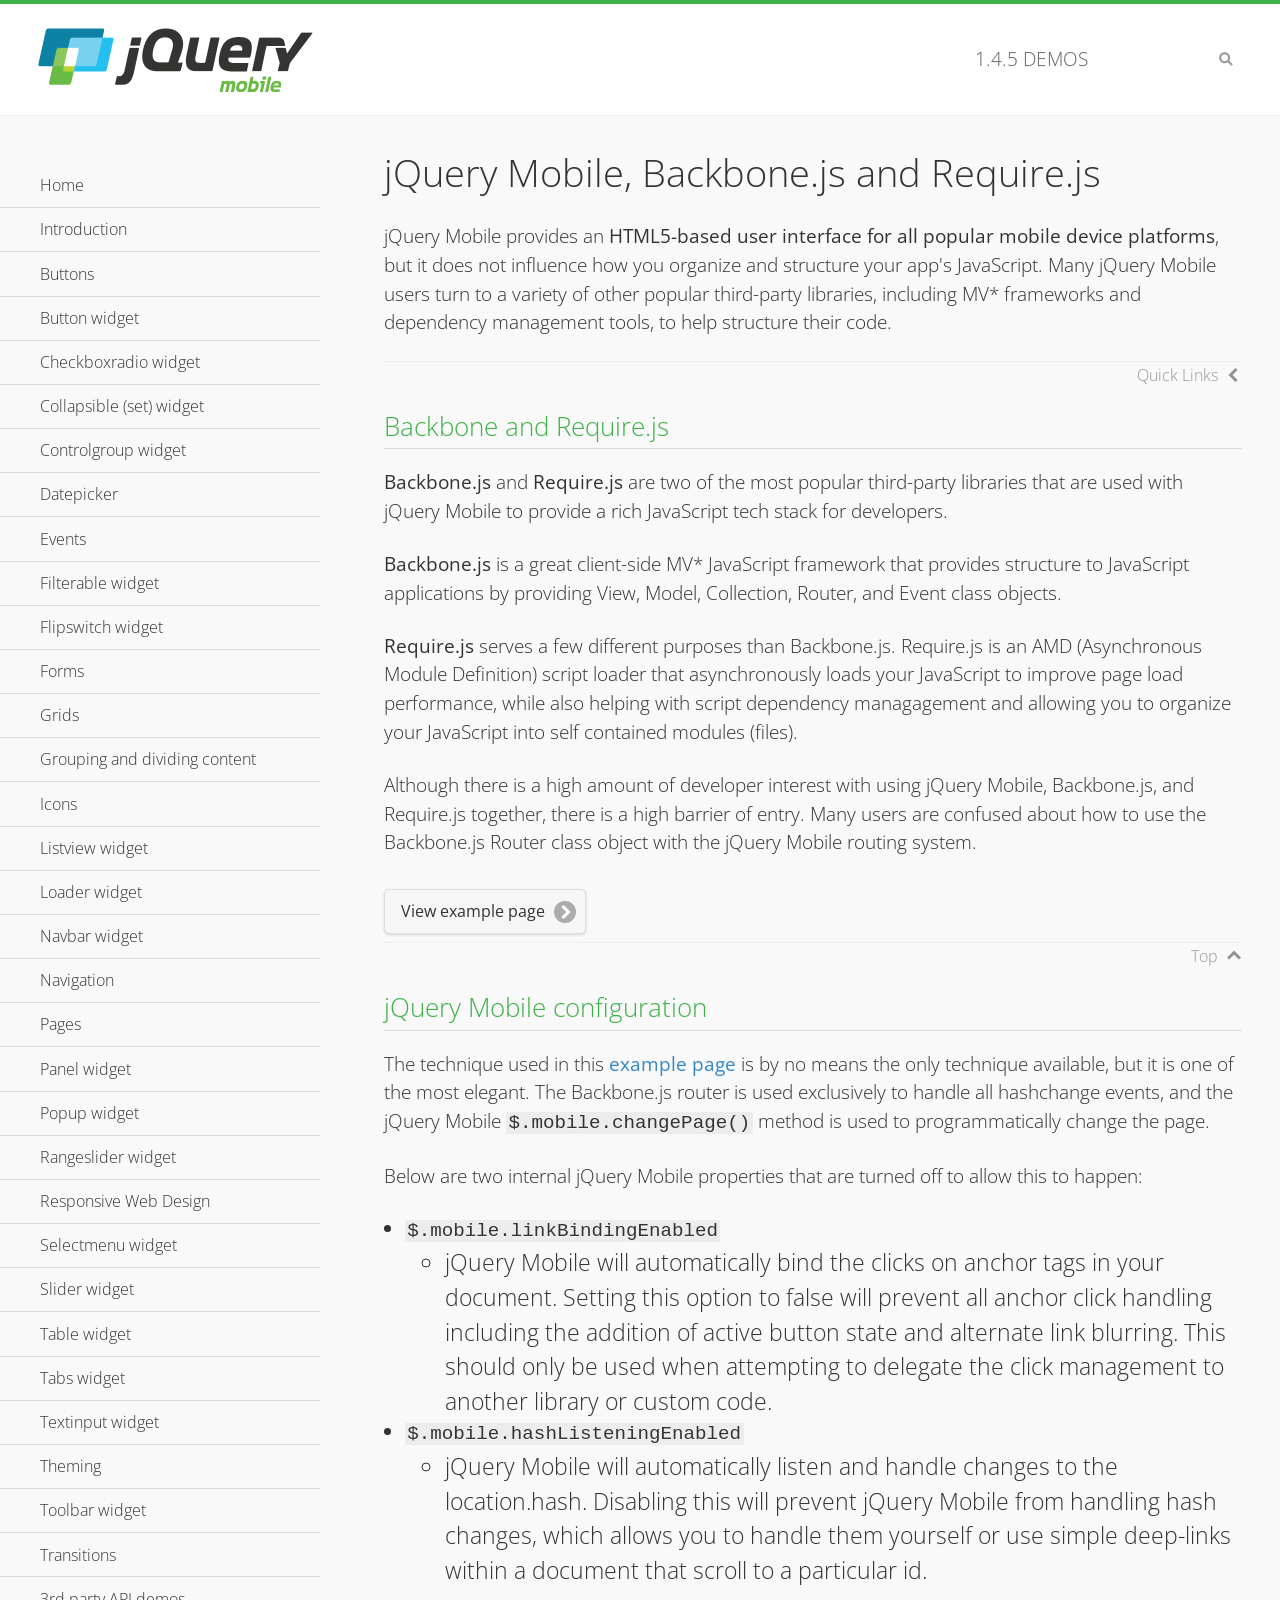
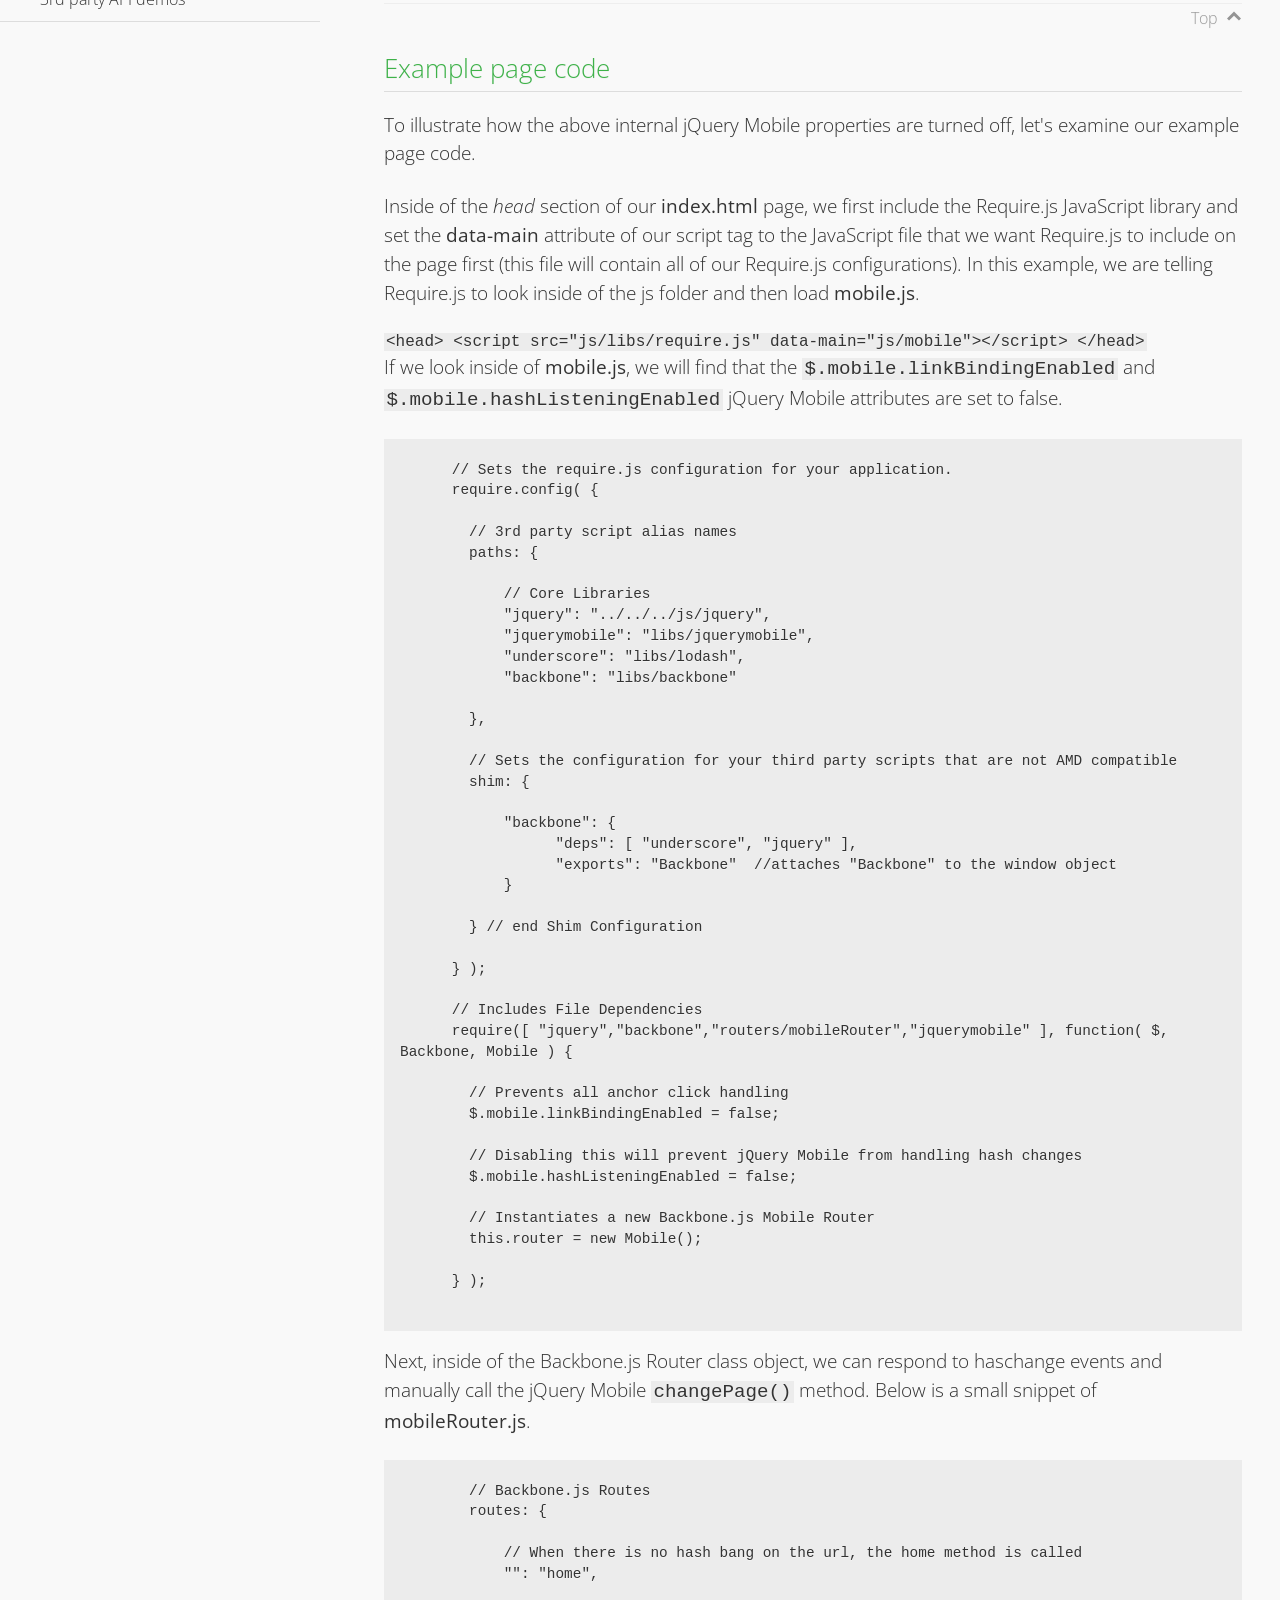
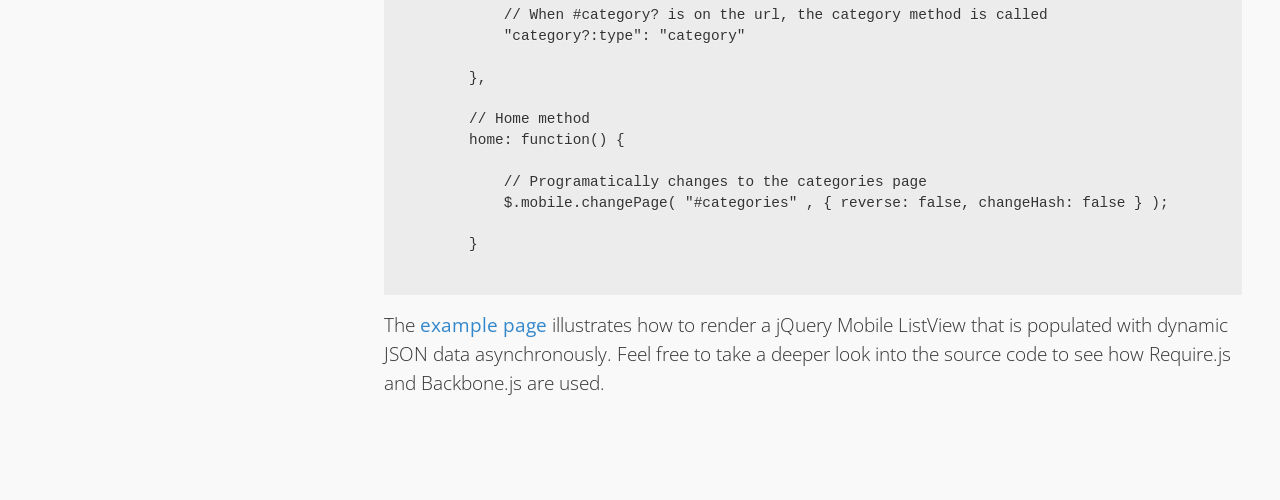
<file: www/JQueryMobile/demos/backbone-requirejs/index.html>
<!DOCTYPE html>
<html>
  <head>
  <meta charset="utf-8">
  <meta name="viewport" content="width=device-width, initial-scale=1">
  <title>jQuery Mobile - Backbone.js and Require.js Apps</title>
	<link rel="shortcut icon" href="../favicon.ico">
    <link rel="stylesheet" href="http://fonts.googleapis.com/css?family=Open+Sans:300,400,700">
	<link rel="stylesheet" href="../css/themes/default/jquery.mobile-1.4.5.min.css">
	<link rel="stylesheet" href="../_assets/css/jqm-demos.css">
	<script src="../js/jquery.js"></script>
	<script src="../_assets/js/index.js"></script>
	<script src="../js/jquery.mobile-1.4.5.min.js"></script>

</head>
<body>
<div data-role="page" class="jqm-demos" data-quicklinks="true">

    <div data-role="header" class="jqm-header">
		<h2><a href="../" title="jQuery Mobile Demos home"><img src="../_assets/img/jquery-logo.png" alt="jQuery Mobile"></a></h2>
		<p><span class="jqm-version"></span> Demos</p>
        <a href="#" class="jqm-navmenu-link ui-btn ui-btn-icon-notext ui-corner-all ui-icon-bars ui-nodisc-icon ui-alt-icon ui-btn-left">Menu</a>
        <a href="#" class="jqm-search-link ui-btn ui-btn-icon-notext ui-corner-all ui-icon-search ui-nodisc-icon ui-alt-icon ui-btn-right">Search</a>
    </div><!-- /header -->

	<div role="main" class="ui-content jqm-content">

      <h1>jQuery Mobile, Backbone.js and Require.js</h1>
      <p>jQuery Mobile provides an <strong>HTML5-based user interface for all popular mobile device platforms</strong>, but it does not influence how you organize and structure your app's JavaScript.  Many jQuery Mobile users turn to a variety of other popular third-party libraries, including MV* frameworks and dependency management tools, to help structure their code.
      </p>

	  <h2>Backbone and Require.js</h2>
      <p><strong>Backbone.js</strong> and <strong>Require.js</strong> are two of the most popular third-party libraries that are used with jQuery Mobile to provide a rich JavaScript tech stack for developers.
      </p>
      <p><strong>Backbone.js</strong> is a great client-side MV* JavaScript framework that provides structure to JavaScript applications by providing View, Model, Collection, Router, and Event class objects.
      </p>
      <p><strong>Require.js</strong> serves a few different purposes than Backbone.js. Require.js is an AMD (Asynchronous Module Definition) script loader that asynchronously loads your JavaScript to improve page load performance, while also helping with script dependency managagement and allowing you to organize your JavaScript into self contained modules (files).
      </p>
      <p>Although there is a high amount of developer interest with using jQuery Mobile, Backbone.js, and Require.js together, there is a high barrier of entry.  Many users are confused about how to use the Backbone.js Router class object with the jQuery Mobile routing system.</p>

	   <a href="backbone-require.html" rel="external" class="ui-btn ui-btn-inline ui-corner-all ui-shadow ui-btn-icon-right ui-icon-carat-r">View example page</a>

      <h2>jQuery Mobile configuration</h2>

      <p>The technique used in this <a href="backbone-require.html" rel="external">example page</a> is by no means the only technique available, but it is one of the most elegant.  The Backbone.js router is used exclusively to handle all hashchange events, and the jQuery Mobile <code>$.mobile.changePage()</code> method is used to programmatically change the page.</p>

      <p>Below are two internal jQuery Mobile properties that are turned off to allow this to happen:</p>

      <ul>
        <li><code>$.mobile.linkBindingEnabled</code>
          <ul>
            <li>jQuery Mobile will automatically bind the clicks on anchor tags in your document. Setting this option to false will prevent all anchor click handling including the addition of active button state and alternate link blurring. This should only be used when attempting to delegate the click management to another library or custom code.</li>
            </ul>
        </li>
        <li><code>$.mobile.hashListeningEnabled</code>
          <ul>
            <li>jQuery Mobile will automatically listen and handle changes to the location.hash. Disabling this will prevent jQuery Mobile from handling hash changes, which allows you to handle them yourself or use simple deep-links within a document that scroll to a particular id.</li>
            </ul>
        </li>
      </ul>

	  <h2>Example page code</h2>
      <p>To illustrate how the above internal jQuery Mobile properties are turned off, let's examine our example page code.</p>

      <p>Inside of the <em>head</em> section of our <strong>index.html</strong> page, we first include the Require.js JavaScript library and set the <strong>data-main</strong> attribute of our script tag to the JavaScript file that we want Require.js to include on the page first (this file will contain all of our Require.js configurations).  In this example, we are telling Require.js to look inside of the js folder and then load <strong>mobile.js</strong>.
      </p>

      <code>
        &lt;head&gt;
          &lt;script src=&quot;js/libs/require.js&quot; data-main=&quot;js/mobile&quot;&gt;&lt;/script&gt;
        &lt;/head&gt;
      </code>
      <p>If we look inside of <strong>mobile.js</strong>, we will find that the <code>$.mobile.linkBindingEnabled</code> and <code>$.mobile.hashListeningEnabled</code> jQuery Mobile attributes are set to false.
      </p>
      <pre>
      <code>
      // Sets the require.js configuration for your application.
      require.config( {

        // 3rd party script alias names
        paths: {

            // Core Libraries
            "jquery": "../../../js/jquery",
            "jquerymobile": "libs/jquerymobile",
            "underscore": "libs/lodash",
            "backbone": "libs/backbone"

        },

        // Sets the configuration for your third party scripts that are not AMD compatible
        shim: {

            "backbone": {
                  "deps": [ "underscore", "jquery" ],
                  "exports": "Backbone"  //attaches "Backbone" to the window object
            }

        } // end Shim Configuration

      } );

      // Includes File Dependencies
      require([ "jquery","backbone","routers/mobileRouter","jquerymobile" ], function( $, Backbone, Mobile ) {

        // Prevents all anchor click handling
        $.mobile.linkBindingEnabled = false;

        // Disabling this will prevent jQuery Mobile from handling hash changes
        $.mobile.hashListeningEnabled = false;

        // Instantiates a new Backbone.js Mobile Router
        this.router = new Mobile();

      } );
</code>
</pre>
<p>Next, inside of the Backbone.js Router class object, we can respond to haschange events and manually call the jQuery Mobile <code>changePage()</code> method.  Below is a small snippet of <strong>mobileRouter.js</strong>.</p>
<pre>
<code>
        // Backbone.js Routes
        routes: {

            // When there is no hash bang on the url, the home method is called
            "": "home",

            // When #category? is on the url, the category method is called
            "category?:type": "category"

        },

        // Home method
        home: function() {

            // Programatically changes to the categories page
            $.mobile.changePage( "#categories" , { reverse: false, changeHash: false } );

        }
</code>
</pre>

		<p>The <a href="backbone-require.html" rel="external">example page</a> illustrates how to render a jQuery Mobile ListView that is populated with dynamic JSON data asynchronously. Feel free to take a deeper look into the source code to see how Require.js and Backbone.js are used.</p>

    </div><!-- /content -->
	    <div data-role="panel" class="jqm-navmenu-panel" data-position="left" data-display="overlay" data-theme="a">
	    	<ul class="jqm-list ui-alt-icon ui-nodisc-icon">
<li data-filtertext="demos homepage" data-icon="home"><a href=".././">Home</a></li>
<li data-filtertext="introduction overview getting started"><a href="../intro/" data-ajax="false">Introduction</a></li>
<li data-filtertext="buttons button markup buttonmarkup method anchor link button element"><a href="../button-markup/" data-ajax="false">Buttons</a></li>
<li data-filtertext="form button widget input button submit reset"><a href="../button/" data-ajax="false">Button widget</a></li>
<li data-role="collapsible" data-enhanced="true" data-collapsed-icon="carat-d" data-expanded-icon="carat-u" data-iconpos="right" data-inset="false" class="ui-collapsible ui-collapsible-themed-content ui-collapsible-collapsed">
	<h3 class="ui-collapsible-heading ui-collapsible-heading-collapsed">
		<a href="#" class="ui-collapsible-heading-toggle ui-btn ui-btn-icon-right ui-btn-inherit ui-icon-carat-d">
		    Checkboxradio widget<span class="ui-collapsible-heading-status"> click to expand contents</span>
		</a>
	</h3>
	<div class="ui-collapsible-content ui-body-inherit ui-collapsible-content-collapsed" aria-hidden="true">
		<ul>
			<li data-filtertext="form checkboxradio widget checkbox input checkboxes controlgroups"><a href="../checkboxradio-checkbox/" data-ajax="false">Checkboxes</a></li>
			<li data-filtertext="form checkboxradio widget radio input radio buttons controlgroups"><a href="../checkboxradio-radio/" data-ajax="false">Radio buttons</a></li>
		</ul>
	</div>
</li>
<li data-role="collapsible" data-enhanced="true" data-collapsed-icon="carat-d" data-expanded-icon="carat-u" data-iconpos="right" data-inset="false" class="ui-collapsible ui-collapsible-themed-content ui-collapsible-collapsed">
	<h3 class="ui-collapsible-heading ui-collapsible-heading-collapsed">
		<a href="#" class="ui-collapsible-heading-toggle ui-btn ui-btn-icon-right ui-btn-inherit ui-icon-carat-d">
			Collapsible (set) widget<span class="ui-collapsible-heading-status"> click to expand contents</span>
		</a>
	</h3>
	<div class="ui-collapsible-content ui-body-inherit ui-collapsible-content-collapsed" aria-hidden="true">
		<ul>
			<li data-filtertext="collapsibles content formatting"><a href="../collapsible/" data-ajax="false">Collapsible</a></li>
			<li data-filtertext="dynamic collapsible set accordion append expand"><a href="../collapsible-dynamic/" data-ajax="false">Dynamic collapsibles</a></li>
			<li data-filtertext="accordions collapsible set widget content formatting grouped collapsibles"><a href="../collapsibleset/" data-ajax="false">Collapsible set</a></li>
		</ul>
	</div>
</li>
<li data-role="collapsible" data-enhanced="true" data-collapsed-icon="carat-d" data-expanded-icon="carat-u" data-iconpos="right" data-inset="false" class="ui-collapsible ui-collapsible-themed-content ui-collapsible-collapsed">
	<h3 class="ui-collapsible-heading ui-collapsible-heading-collapsed">
		<a href="#" class="ui-collapsible-heading-toggle ui-btn ui-btn-icon-right ui-btn-inherit ui-icon-carat-d">
			Controlgroup widget<span class="ui-collapsible-heading-status"> click to expand contents</span>
		</a>
	</h3>
	<div class="ui-collapsible-content ui-body-inherit ui-collapsible-content-collapsed" aria-hidden="true">
		<ul>
			<li data-filtertext="controlgroups selectmenu checkboxradio input grouped buttons horizontal vertical"><a href="../controlgroup/" data-ajax="false">Controlgroup</a></li>
			<li data-filtertext="dynamic controlgroup dynamically add buttons"><a href="../controlgroup-dynamic/" data-ajax="false">Dynamic controlgroups</a></li>
		</ul>
	</div>
</li>
<li data-filtertext="form datepicker widget date input"><a href="../datepicker/" data-ajax="false">Datepicker</a></li>
<li data-role="collapsible" data-enhanced="true" data-collapsed-icon="carat-d" data-expanded-icon="carat-u" data-iconpos="right" data-inset="false" class="ui-collapsible ui-collapsible-themed-content ui-collapsible-collapsed">
	<h3 class="ui-collapsible-heading ui-collapsible-heading-collapsed">
		<a href="#" class="ui-collapsible-heading-toggle ui-btn ui-btn-icon-right ui-btn-inherit ui-icon-carat-d">
			Events<span class="ui-collapsible-heading-status"> click to expand contents</span>
		</a>
	</h3>
	<div class="ui-collapsible-content ui-body-inherit ui-collapsible-content-collapsed" aria-hidden="true">
		<ul>
			<li data-filtertext="swipe to delete list items listviews swipe events"><a href="../swipe-list/" data-ajax="false">Swipe list items</a></li>
			<li data-filtertext="swipe to navigate swipe page navigation swipe events"><a href="../swipe-page/" data-ajax="false">Swipe page navigation</a></li>
		</ul>
	</div>
</li>
<li data-filtertext="filterable filter elements sorting searching listview table"><a href="../filterable/" data-ajax="false">Filterable widget</a></li>
<li data-filtertext="form flipswitch widget flip toggle switch binary select checkbox input"><a href="../flipswitch/" data-ajax="false">Flipswitch widget</a></li>
<li data-role="collapsible" data-enhanced="true" data-collapsed-icon="carat-d" data-expanded-icon="carat-u" data-iconpos="right" data-inset="false" class="ui-collapsible ui-collapsible-themed-content ui-collapsible-collapsed">
	<h3 class="ui-collapsible-heading ui-collapsible-heading-collapsed">
		<a href="#" class="ui-collapsible-heading-toggle ui-btn ui-btn-icon-right ui-btn-inherit ui-icon-carat-d">
			Forms<span class="ui-collapsible-heading-status"> click to expand contents</span>
		</a>
	</h3>
	<div class="ui-collapsible-content ui-body-inherit ui-collapsible-content-collapsed" aria-hidden="true">
		<ul>
			<li data-filtertext="forms text checkbox radio range button submit reset inputs selects textarea slider flipswitch label form elements"><a href="../forms/" data-ajax="false">Forms</a></li>
			<li data-filtertext="form hide labels hidden accessible ui-hidden-accessible forms"><a href="../forms-label-hidden-accessible/" data-ajax="false">Hide labels</a></li>
			<li data-filtertext="form field containers fieldcontain ui-field-contain forms"><a href="../forms-field-contain/" data-ajax="false">Field containers</a></li>
			<li data-filtertext="forms disabled form elements"><a href="../forms-disabled/" data-ajax="false">Forms disabled</a></li>
			<li data-filtertext="forms gallery examples overview forms text checkbox radio range button submit reset inputs selects textarea slider flipswitch label form elements"><a href="../forms-gallery/" data-ajax="false">Forms gallery</a></li>
		</ul>
	</div>
</li>
<li data-role="collapsible" data-enhanced="true" data-collapsed-icon="carat-d" data-expanded-icon="carat-u" data-iconpos="right" data-inset="false" class="ui-collapsible ui-collapsible-themed-content ui-collapsible-collapsed">
	<h3 class="ui-collapsible-heading ui-collapsible-heading-collapsed">
		<a href="#" class="ui-collapsible-heading-toggle ui-btn ui-btn-icon-right ui-btn-inherit ui-icon-carat-d">
			Grids<span class="ui-collapsible-heading-status"> click to expand contents</span>
		</a>
	</h3>
	<div class="ui-collapsible-content ui-body-inherit ui-collapsible-content-collapsed" aria-hidden="true">
		<ul>
			<li data-filtertext="grids columns blocks content formatting rwd responsive css framework"><a href="../grids/" data-ajax="false">Grids</a></li>
			<li data-filtertext="buttons in grids css framework"><a href="../grids-buttons/" data-ajax="false">Buttons in grids</a></li>
			<li data-filtertext="custom responsive grids rwd css framework"><a href="../grids-custom-responsive/" data-ajax="false">Custom responsive grids</a></li>
		</ul>
	</div>
</li>
<li data-filtertext="blocks content formatting sections heading"><a href="../body-bar-classes/" data-ajax="false">Grouping and dividing content</a></li>
<li data-role="collapsible" data-enhanced="true" data-collapsed-icon="carat-d" data-expanded-icon="carat-u" data-iconpos="right" data-inset="false" class="ui-collapsible ui-collapsible-themed-content ui-collapsible-collapsed">
	<h3 class="ui-collapsible-heading ui-collapsible-heading-collapsed">
		<a href="#" class="ui-collapsible-heading-toggle ui-btn ui-btn-icon-right ui-btn-inherit ui-icon-carat-d">
			Icons<span class="ui-collapsible-heading-status"> click to expand contents</span>
		</a>
	</h3>
	<div class="ui-collapsible-content ui-body-inherit ui-collapsible-content-collapsed" aria-hidden="true">
		<ul>
			<li data-filtertext="button icons svg disc alt custom icon position"><a href="../icons/" data-ajax="false">Icons</a></li>
			<li data-filtertext=""><a href="../icons-grunticon/" data-ajax="false">Grunticon loader</a></li>
		</ul>
	</div>
</li>
<li data-role="collapsible" data-enhanced="true" data-collapsed-icon="carat-d" data-expanded-icon="carat-u" data-iconpos="right" data-inset="false" class="ui-collapsible ui-collapsible-themed-content ui-collapsible-collapsed">
	<h3 class="ui-collapsible-heading ui-collapsible-heading-collapsed">
		<a href="#" class="ui-collapsible-heading-toggle ui-btn ui-btn-icon-right ui-btn-inherit ui-icon-carat-d">
			Listview widget<span class="ui-collapsible-heading-status"> click to expand contents</span>
		</a>
	</h3>
	<div class="ui-collapsible-content ui-body-inherit ui-collapsible-content-collapsed" aria-hidden="true">
		<ul>
			<li data-filtertext="listview widget thumbnails icons nested split button collapsible ul ol"><a href="../listview/" data-ajax="false">Listview</a></li>
			<li data-filtertext="autocomplete filterable reveal listview filtertextbeforefilter placeholder"><a href="../listview-autocomplete/" data-ajax="false">Listview autocomplete</a></li>
			<li data-filtertext="autocomplete filterable reveal listview remote data filtertextbeforefilter placeholder"><a href="../listview-autocomplete-remote/" data-ajax="false">Listview autocomplete remote data</a></li>
			<li data-filtertext="autodividers anchor jump scroll linkbars listview lists ul ol"><a href="../listview-autodividers-linkbar/" data-ajax="false">Listview autodividers linkbar</a></li>
			<li data-filtertext="listview autodividers selector autodividersselector lists ul ol"><a href="../listview-autodividers-selector/" data-ajax="false">Listview autodividers selector</a></li>
			<li data-filtertext="listview nested list items"><a href="../listview-nested-lists/" data-ajax="false">Nested Listviews</a></li>
			<li data-filtertext="listview collapsible list items flat"><a href="../listview-collapsible-item-flat/" data-ajax="false">Listview collapsible list items (flat)</a></li>
			<li data-filtertext="listview collapsible list indented"><a href="../listview-collapsible-item-indented/" data-ajax="false">Listview collapsible list items (indented)</a></li>
			<li data-filtertext="grid listview responsive grids responsive listviews lists ul"><a href="../listview-grid/" data-ajax="false">Listview responsive grid</a></li>
		</ul>
	</div>
</li>
<li data-filtertext="loader widget page loading navigation overlay spinner"><a href="../loader/" data-ajax="false">Loader widget</a></li>
<li data-filtertext="navbar widget navmenu toolbars header footer"><a href="../navbar/" data-ajax="false">Navbar widget</a></li>
<li data-role="collapsible" data-enhanced="true" data-collapsed-icon="carat-d" data-expanded-icon="carat-u" data-iconpos="right" data-inset="false" class="ui-collapsible ui-collapsible-themed-content ui-collapsible-collapsed">
	<h3 class="ui-collapsible-heading ui-collapsible-heading-collapsed">
		<a href="#" class="ui-collapsible-heading-toggle ui-btn ui-btn-icon-right ui-btn-inherit ui-icon-carat-d">
			Navigation<span class="ui-collapsible-heading-status"> click to expand contents</span>
		</a>
	</h3>
	<div class="ui-collapsible-content ui-body-inherit ui-collapsible-content-collapsed" aria-hidden="true">
		<ul>
			<li data-filtertext="ajax navigation navigate widget history event method"><a href="../navigation/" data-ajax="false">Navigation</a></li>
			<li data-filtertext="linking pages page links navigation ajax prefetch cache"><a href="../navigation-linking-pages/" data-ajax="false">Linking pages</a></li>
			<!-- <li data-filtertext="php redirect server redirection server-side navigation"><a href="../navigation-php-redirect/" data-ajax="false">PHP redirect demo</a></li>-->
			<li data-filtertext="navigation redirection hash query"><a href="../navigation-hash-processing/" data-ajax="false">Hash processing demo</a></li>
			<li data-filtertext="navigation redirection hash query"><a href="../page-events/" data-ajax="false">Page Navigation Events</a></li>
		</ul>
	</div>
</li>
<li data-role="collapsible" data-enhanced="true" data-collapsed-icon="carat-d" data-expanded-icon="carat-u" data-iconpos="right" data-inset="false" class="ui-collapsible ui-collapsible-themed-content ui-collapsible-collapsed">
	<h3 class="ui-collapsible-heading ui-collapsible-heading-collapsed">
		<a href="#" class="ui-collapsible-heading-toggle ui-btn ui-btn-icon-right ui-btn-inherit ui-icon-carat-d">
			Pages<span class="ui-collapsible-heading-status"> click to expand contents</span>
		</a>
	</h3>
	<div class="ui-collapsible-content ui-body-inherit ui-collapsible-content-collapsed" aria-hidden="true">
		<ul>
			<li data-filtertext="pages page widget ajax navigation"><a href="../pages/" data-ajax="false">Pages</a></li>
			<li data-filtertext="single page"><a href="../pages-single-page/" data-ajax="false">Single page</a></li>
			<li data-filtertext="multipage multi-page page"><a href="../pages-multi-page/" data-ajax="false">Multi-page template</a></li>
			<li data-filtertext="dialog page widget modal popup"><a href="../pages-dialog/" data-ajax="false">Dialog page</a></li>
		</ul>
	</div>
</li>
<li data-role="collapsible" data-enhanced="true" data-collapsed-icon="carat-d" data-expanded-icon="carat-u" data-iconpos="right" data-inset="false" class="ui-collapsible ui-collapsible-themed-content ui-collapsible-collapsed">
	<h3 class="ui-collapsible-heading ui-collapsible-heading-collapsed">
		<a href="#" class="ui-collapsible-heading-toggle ui-btn ui-btn-icon-right ui-btn-inherit ui-icon-carat-d">
			Panel widget<span class="ui-collapsible-heading-status"> click to expand contents</span>
		</a>
	</h3>
	<div class="ui-collapsible-content ui-body-inherit ui-collapsible-content-collapsed" aria-hidden="true">
		<ul>
			<li data-filtertext="panel widget sliding panels reveal push overlay responsive"><a href="../panel/" data-ajax="false">Panel</a></li>
			<li data-filtertext=""><a href="../panel-external/" data-ajax="false">External panels</a></li>
			<li data-filtertext="panel "><a href="../panel-fixed/" data-ajax="false">Fixed panels</a></li>
			<li data-filtertext="panel slide panels sliding panels shadow rwd responsive breakpoint"><a href="../panel-responsive/" data-ajax="false">Panels responsive</a></li>
			<li data-filtertext="panel custom style custom panel width reveal shadow listview panel styling page background wrapper"><a href="../panel-styling/" data-ajax="false">Custom panel style</a></li>
			<li data-filtertext="panel open on swipe"><a href="../panel-swipe-open/" data-ajax="false">Panel open on swipe</a></li>
			<li data-filtertext="panels outside page internal external toolbars"><a href="../panel-external-internal/" data-ajax="false">Panel external and internal</a></li>
		</ul>
	</div>
</li>
<li data-role="collapsible" data-enhanced="true" data-collapsed-icon="carat-d" data-expanded-icon="carat-u" data-iconpos="right" data-inset="false" class="ui-collapsible ui-collapsible-themed-content ui-collapsible-collapsed">
	<h3 class="ui-collapsible-heading ui-collapsible-heading-collapsed">
		<a href="#" class="ui-collapsible-heading-toggle ui-btn ui-btn-icon-right ui-btn-inherit ui-icon-carat-d">
			Popup widget<span class="ui-collapsible-heading-status"> click to expand contents</span>
		</a>
	</h3>
	<div class="ui-collapsible-content ui-body-inherit ui-collapsible-content-collapsed" aria-hidden="true">
		<ul>
			<li data-filtertext="popup widget popups dialog modal transition tooltip lightbox form overlay screen flip pop fade transition"><a href="../popup/" data-ajax="false">Popup</a></li>
			<li data-filtertext="popup alignment position"><a href="../popup-alignment/" data-ajax="false">Popup alignment</a></li>
			<li data-filtertext="popup arrow size popups popover"><a href="../popup-arrow-size/" data-ajax="false">Popup arrow size</a></li>
			<li data-filtertext="dynamic popups popup images lightbox"><a href="../popup-dynamic/" data-ajax="false">Dynamic popups</a></li>
			<li data-filtertext="popups with iframes scaling"><a href="../popup-iframe/" data-ajax="false">Popups with iframes</a></li>
			<li data-filtertext="popup image scaling"><a href="../popup-image-scaling/" data-ajax="false">Popup image scaling</a></li>
			<li data-filtertext="external popup outside multi-page"><a href="../popup-outside-multipage/" data-ajax="false">Popup outside multi-page</a></li>
		</ul>
	</div>
</li>
<li data-filtertext="form rangeslider widget dual sliders dual handle sliders range input"><a href="../rangeslider/" data-ajax="false">Rangeslider widget</a></li>
<li data-filtertext="responsive web design rwd adaptive progressive enhancement PE accessible mobile breakpoints media query media queries"><a href="../rwd/" data-ajax="false">Responsive Web Design</a></li>
<li data-role="collapsible" data-enhanced="true" data-collapsed-icon="carat-d" data-expanded-icon="carat-u" data-iconpos="right" data-inset="false" class="ui-collapsible ui-collapsible-themed-content ui-collapsible-collapsed">
	<h3 class="ui-collapsible-heading ui-collapsible-heading-collapsed">
		<a href="#" class="ui-collapsible-heading-toggle ui-btn ui-btn-icon-right ui-btn-inherit ui-icon-carat-d">
			Selectmenu widget<span class="ui-collapsible-heading-status"> click to expand contents</span>
		</a>
	</h3>
	<div class="ui-collapsible-content ui-body-inherit ui-collapsible-content-collapsed" aria-hidden="true">
		<ul>
			<li data-filtertext="form selectmenu widget select input custom select menu selects"><a href="../selectmenu/" data-ajax="false">Selectmenu</a></li>
			<li data-filtertext="form custom select menu selectmenu widget custom menu option optgroup multiple selects"><a href="../selectmenu-custom/" data-ajax="false">Custom select menu</a></li>
			<li data-filtertext="filterable select filter popup dialog"><a href="../selectmenu-custom-filter/" data-ajax="false">Custom select menu with filter</a></li>
		</ul>
	</div>
</li>
<li data-role="collapsible" data-enhanced="true" data-collapsed-icon="carat-d" data-expanded-icon="carat-u" data-iconpos="right" data-inset="false" class="ui-collapsible ui-collapsible-themed-content ui-collapsible-collapsed">
	<h3 class="ui-collapsible-heading ui-collapsible-heading-collapsed">
		<a href="#" class="ui-collapsible-heading-toggle ui-btn ui-btn-icon-right ui-btn-inherit ui-icon-carat-d">
			Slider widget<span class="ui-collapsible-heading-status"> click to expand contents</span>
		</a>
	</h3>
	<div class="ui-collapsible-content ui-body-inherit ui-collapsible-content-collapsed" aria-hidden="true">
		<ul>
			<li data-filtertext="form slider widget range input single sliders"><a href="../slider/" data-ajax="false">Slider</a></li>
			<li data-filtertext="form slider widget flipswitch slider binary select flip toggle switch"><a href="../slider-flipswitch/" data-ajax="false">Slider flip toggle switch</a></li>
			<li data-filtertext="form slider tooltip handle value input range sliders"><a href="../slider-tooltip/" data-ajax="false">Slider tooltip</a></li>
		</ul>
	</div>
</li>
<li data-role="collapsible" data-enhanced="true" data-collapsed-icon="carat-d" data-expanded-icon="carat-u" data-iconpos="right" data-inset="false" class="ui-collapsible ui-collapsible-themed-content ui-collapsible-collapsed">
	<h3 class="ui-collapsible-heading ui-collapsible-heading-collapsed">
		<a href="#" class="ui-collapsible-heading-toggle ui-btn ui-btn-icon-right ui-btn-inherit ui-icon-carat-d">
			Table widget<span class="ui-collapsible-heading-status"> click to expand contents</span>
		</a>
	</h3>
	<div class="ui-collapsible-content ui-body-inherit ui-collapsible-content-collapsed" aria-hidden="true">
		<ul>
			<li data-filtertext="table widget reflow column toggle th td responsive tables rwd hide show tabular"><a href="../table-column-toggle/" data-ajax="false">Table Column Toggle</a></li>
			<li data-filtertext="table column toggle phone comparison demo"><a href="../table-column-toggle-example/" data-ajax="false">Table Column Toggle demo</a></li>
			<li data-filtertext="responsive tables table column toggle heading groups rwd breakpoint"><a href="../table-column-toggle-heading-groups/" data-ajax="false">Table Column Toggle heading groups</a></li>
			<li data-filtertext="responsive tables table column toggle hide rwd breakpoint customization options"><a href="../table-column-toggle-options/" data-ajax="false">Table Column Toggle options</a></li>
			<li data-filtertext="table reflow th td responsive rwd columns tabular"><a href="../table-reflow/" data-ajax="false">Table Reflow</a></li>
			<li data-filtertext="responsive tables table reflow heading groups rwd breakpoint"><a href="../table-reflow-heading-groups/" data-ajax="false">Table Reflow heading groups</a></li>
			<li data-filtertext="responsive tables table reflow stripes strokes table style"><a href="../table-reflow-stripes-strokes/" data-ajax="false">Table Reflow stripes and strokes</a></li>
			<li data-filtertext="responsive tables table reflow stack custom styles"><a href="../table-reflow-styling/" data-ajax="false">Table Reflow custom styles</a></li>
		</ul>
	</div>
</li>
<li data-filtertext="ui tabs widget"><a href="../tabs/" data-ajax="false">Tabs widget</a></li>
<li data-filtertext="form textinput widget text input textarea number date time tel email file color password"><a href="../textinput/" data-ajax="false">Textinput widget</a></li>
<li data-role="collapsible" data-enhanced="true" data-collapsed-icon="carat-d" data-expanded-icon="carat-u" data-iconpos="right" data-inset="false" class="ui-collapsible ui-collapsible-themed-content ui-collapsible-collapsed">
	<h3 class="ui-collapsible-heading ui-collapsible-heading-collapsed">
		<a href="#" class="ui-collapsible-heading-toggle ui-btn ui-btn-icon-right ui-btn-inherit ui-icon-carat-d">
			Theming<span class="ui-collapsible-heading-status"> click to expand contents</span>
		</a>
	</h3>
	<div class="ui-collapsible-content ui-body-inherit ui-collapsible-content-collapsed" aria-hidden="true">
		<ul>
			<li data-filtertext="default theme swatches theming style css"><a href="../theme-default/" data-ajax="false">Default theme</a></li>
			<li data-filtertext="classic theme old theme swatches theming style css"><a href="../theme-classic/" data-ajax="false">Classic theme</a></li>
		</ul>
	</div>
</li>
<li data-role="collapsible" data-enhanced="true" data-collapsed-icon="carat-d" data-expanded-icon="carat-u" data-iconpos="right" data-inset="false" class="ui-collapsible ui-collapsible-themed-content ui-collapsible-collapsed">
	<h3 class="ui-collapsible-heading ui-collapsible-heading-collapsed">
		<a href="#" class="ui-collapsible-heading-toggle ui-btn ui-btn-icon-right ui-btn-inherit ui-icon-carat-d">
			Toolbar widget<span class="ui-collapsible-heading-status"> click to expand contents</span>
		</a>
	</h3>
	<div class="ui-collapsible-content ui-body-inherit ui-collapsible-content-collapsed" aria-hidden="true">
		<ul>
			<li data-filtertext="toolbar widget header footer toolbars fixed fullscreen external sections"><a href="../toolbar/" data-ajax="false">Toolbar</a></li>
			<li data-filtertext="dynamic toolbars dynamically add toolbar header footer"><a href="../toolbar-dynamic/" data-ajax="false">Dynamic toolbars</a></li>
			<li data-filtertext="external toolbars header footer"><a href="../toolbar-external/" data-ajax="false">External toolbars</a></li>
			<li data-filtertext="fixed toolbars header footer"><a href="../toolbar-fixed/" data-ajax="false">Fixed toolbars</a></li>
			<li data-filtertext="fixed fullscreen toolbars header footer"><a href="../toolbar-fixed-fullscreen/" data-ajax="false">Fullscreen toolbars</a></li>
			<li data-filtertext="external fixed toolbars header footer"><a href="../toolbar-fixed-external/" data-ajax="false">Fixed external toolbars</a></li>
			<li data-filtertext="external persistent toolbars header footer navbar navmenu"><a href="../toolbar-fixed-persistent/" data-ajax="false">Persistent toolbars</a></li>
			<li data-filtertext="external ajax optimized toolbars persistent toolbars header footer navbar"><a href="../toolbar-fixed-persistent-optimized/" data-ajax="false">Ajax optimized toolbars</a></li>
			<li data-filtertext="form in toolbars header footer"><a href="../toolbar-fixed-forms/" data-ajax="false">Form in toolbar</a></li>
		</ul>
	</div>
</li>
<li data-filtertext="page transitions animated pages popup navigation flip slide fade pop"><a href="../transitions/" data-ajax="false">Transitions</a></li>
<li data-role="collapsible" data-enhanced="true" data-collapsed-icon="carat-d" data-expanded-icon="carat-u" data-iconpos="right" data-inset="false" class="ui-collapsible ui-collapsible-themed-content ui-collapsible-collapsed">
	<h3 class="ui-collapsible-heading ui-collapsible-heading-collapsed">
		<a href="#" class="ui-collapsible-heading-toggle ui-btn ui-btn-icon-right ui-btn-inherit ui-icon-carat-d">
			3rd party API demos<span class="ui-collapsible-heading-status"> click to expand contents</span>
		</a>
	</h3>
	<div class="ui-collapsible-content ui-body-inherit ui-collapsible-content-collapsed" aria-hidden="true">
		<ul>
			<li data-filtertext="backbone requirejs navigation router"><a href="../backbone-requirejs/" data-ajax="false">Backbone RequireJS</a></li>
			<li data-filtertext="google maps geolocation demo"><a href="../map-geolocation/" data-ajax="false">Google Maps geolocation</a></li>
			<li data-filtertext="google maps hybrid"><a href="../map-list-toggle/" data-ajax="false">Google Maps list toggle</a></li>
		</ul>
	</div>
</li>



		     </ul>
		</div><!-- /panel -->


    <div data-role="footer" data-position="fixed" data-tap-toggle="false" class="jqm-footer">
        <p>jQuery Mobile Demos version <span class="jqm-version"></span></p>
        <p>Copyright 2014 The jQuery Foundation</p>
    </div><!-- /footer -->
	<!-- TODO: This should become an external panel so we can add input to markup (unique ID) -->
    <div data-role="panel" class="jqm-search-panel" data-position="right" data-display="overlay" data-theme="a">
		<div class="jqm-search">
			<ul class="jqm-list" data-filter-placeholder="Search demos..." data-filter-reveal="true">
<li data-filtertext="demos homepage" data-icon="home"><a href=".././">Home</a></li>
<li data-filtertext="introduction overview getting started"><a href="../intro/" data-ajax="false">Introduction</a></li>
<li data-filtertext="buttons button markup buttonmarkup method anchor link button element"><a href="../button-markup/" data-ajax="false">Buttons</a></li>
<li data-filtertext="form button widget input button submit reset"><a href="../button/" data-ajax="false">Button widget</a></li>
<li data-role="collapsible" data-enhanced="true" data-collapsed-icon="carat-d" data-expanded-icon="carat-u" data-iconpos="right" data-inset="false" class="ui-collapsible ui-collapsible-themed-content ui-collapsible-collapsed">
	<h3 class="ui-collapsible-heading ui-collapsible-heading-collapsed">
		<a href="#" class="ui-collapsible-heading-toggle ui-btn ui-btn-icon-right ui-btn-inherit ui-icon-carat-d">
		    Checkboxradio widget<span class="ui-collapsible-heading-status"> click to expand contents</span>
		</a>
	</h3>
	<div class="ui-collapsible-content ui-body-inherit ui-collapsible-content-collapsed" aria-hidden="true">
		<ul>
			<li data-filtertext="form checkboxradio widget checkbox input checkboxes controlgroups"><a href="../checkboxradio-checkbox/" data-ajax="false">Checkboxes</a></li>
			<li data-filtertext="form checkboxradio widget radio input radio buttons controlgroups"><a href="../checkboxradio-radio/" data-ajax="false">Radio buttons</a></li>
		</ul>
	</div>
</li>
<li data-role="collapsible" data-enhanced="true" data-collapsed-icon="carat-d" data-expanded-icon="carat-u" data-iconpos="right" data-inset="false" class="ui-collapsible ui-collapsible-themed-content ui-collapsible-collapsed">
	<h3 class="ui-collapsible-heading ui-collapsible-heading-collapsed">
		<a href="#" class="ui-collapsible-heading-toggle ui-btn ui-btn-icon-right ui-btn-inherit ui-icon-carat-d">
			Collapsible (set) widget<span class="ui-collapsible-heading-status"> click to expand contents</span>
		</a>
	</h3>
	<div class="ui-collapsible-content ui-body-inherit ui-collapsible-content-collapsed" aria-hidden="true">
		<ul>
			<li data-filtertext="collapsibles content formatting"><a href="../collapsible/" data-ajax="false">Collapsible</a></li>
			<li data-filtertext="dynamic collapsible set accordion append expand"><a href="../collapsible-dynamic/" data-ajax="false">Dynamic collapsibles</a></li>
			<li data-filtertext="accordions collapsible set widget content formatting grouped collapsibles"><a href="../collapsibleset/" data-ajax="false">Collapsible set</a></li>
		</ul>
	</div>
</li>
<li data-role="collapsible" data-enhanced="true" data-collapsed-icon="carat-d" data-expanded-icon="carat-u" data-iconpos="right" data-inset="false" class="ui-collapsible ui-collapsible-themed-content ui-collapsible-collapsed">
	<h3 class="ui-collapsible-heading ui-collapsible-heading-collapsed">
		<a href="#" class="ui-collapsible-heading-toggle ui-btn ui-btn-icon-right ui-btn-inherit ui-icon-carat-d">
			Controlgroup widget<span class="ui-collapsible-heading-status"> click to expand contents</span>
		</a>
	</h3>
	<div class="ui-collapsible-content ui-body-inherit ui-collapsible-content-collapsed" aria-hidden="true">
		<ul>
			<li data-filtertext="controlgroups selectmenu checkboxradio input grouped buttons horizontal vertical"><a href="../controlgroup/" data-ajax="false">Controlgroup</a></li>
			<li data-filtertext="dynamic controlgroup dynamically add buttons"><a href="../controlgroup-dynamic/" data-ajax="false">Dynamic controlgroups</a></li>
		</ul>
	</div>
</li>
<li data-filtertext="form datepicker widget date input"><a href="../datepicker/" data-ajax="false">Datepicker</a></li>
<li data-role="collapsible" data-enhanced="true" data-collapsed-icon="carat-d" data-expanded-icon="carat-u" data-iconpos="right" data-inset="false" class="ui-collapsible ui-collapsible-themed-content ui-collapsible-collapsed">
	<h3 class="ui-collapsible-heading ui-collapsible-heading-collapsed">
		<a href="#" class="ui-collapsible-heading-toggle ui-btn ui-btn-icon-right ui-btn-inherit ui-icon-carat-d">
			Events<span class="ui-collapsible-heading-status"> click to expand contents</span>
		</a>
	</h3>
	<div class="ui-collapsible-content ui-body-inherit ui-collapsible-content-collapsed" aria-hidden="true">
		<ul>
			<li data-filtertext="swipe to delete list items listviews swipe events"><a href="../swipe-list/" data-ajax="false">Swipe list items</a></li>
			<li data-filtertext="swipe to navigate swipe page navigation swipe events"><a href="../swipe-page/" data-ajax="false">Swipe page navigation</a></li>
		</ul>
	</div>
</li>
<li data-filtertext="filterable filter elements sorting searching listview table"><a href="../filterable/" data-ajax="false">Filterable widget</a></li>
<li data-filtertext="form flipswitch widget flip toggle switch binary select checkbox input"><a href="../flipswitch/" data-ajax="false">Flipswitch widget</a></li>
<li data-role="collapsible" data-enhanced="true" data-collapsed-icon="carat-d" data-expanded-icon="carat-u" data-iconpos="right" data-inset="false" class="ui-collapsible ui-collapsible-themed-content ui-collapsible-collapsed">
	<h3 class="ui-collapsible-heading ui-collapsible-heading-collapsed">
		<a href="#" class="ui-collapsible-heading-toggle ui-btn ui-btn-icon-right ui-btn-inherit ui-icon-carat-d">
			Forms<span class="ui-collapsible-heading-status"> click to expand contents</span>
		</a>
	</h3>
	<div class="ui-collapsible-content ui-body-inherit ui-collapsible-content-collapsed" aria-hidden="true">
		<ul>
			<li data-filtertext="forms text checkbox radio range button submit reset inputs selects textarea slider flipswitch label form elements"><a href="../forms/" data-ajax="false">Forms</a></li>
			<li data-filtertext="form hide labels hidden accessible ui-hidden-accessible forms"><a href="../forms-label-hidden-accessible/" data-ajax="false">Hide labels</a></li>
			<li data-filtertext="form field containers fieldcontain ui-field-contain forms"><a href="../forms-field-contain/" data-ajax="false">Field containers</a></li>
			<li data-filtertext="forms disabled form elements"><a href="../forms-disabled/" data-ajax="false">Forms disabled</a></li>
			<li data-filtertext="forms gallery examples overview forms text checkbox radio range button submit reset inputs selects textarea slider flipswitch label form elements"><a href="../forms-gallery/" data-ajax="false">Forms gallery</a></li>
		</ul>
	</div>
</li>
<li data-role="collapsible" data-enhanced="true" data-collapsed-icon="carat-d" data-expanded-icon="carat-u" data-iconpos="right" data-inset="false" class="ui-collapsible ui-collapsible-themed-content ui-collapsible-collapsed">
	<h3 class="ui-collapsible-heading ui-collapsible-heading-collapsed">
		<a href="#" class="ui-collapsible-heading-toggle ui-btn ui-btn-icon-right ui-btn-inherit ui-icon-carat-d">
			Grids<span class="ui-collapsible-heading-status"> click to expand contents</span>
		</a>
	</h3>
	<div class="ui-collapsible-content ui-body-inherit ui-collapsible-content-collapsed" aria-hidden="true">
		<ul>
			<li data-filtertext="grids columns blocks content formatting rwd responsive css framework"><a href="../grids/" data-ajax="false">Grids</a></li>
			<li data-filtertext="buttons in grids css framework"><a href="../grids-buttons/" data-ajax="false">Buttons in grids</a></li>
			<li data-filtertext="custom responsive grids rwd css framework"><a href="../grids-custom-responsive/" data-ajax="false">Custom responsive grids</a></li>
		</ul>
	</div>
</li>
<li data-filtertext="blocks content formatting sections heading"><a href="../body-bar-classes/" data-ajax="false">Grouping and dividing content</a></li>
<li data-role="collapsible" data-enhanced="true" data-collapsed-icon="carat-d" data-expanded-icon="carat-u" data-iconpos="right" data-inset="false" class="ui-collapsible ui-collapsible-themed-content ui-collapsible-collapsed">
	<h3 class="ui-collapsible-heading ui-collapsible-heading-collapsed">
		<a href="#" class="ui-collapsible-heading-toggle ui-btn ui-btn-icon-right ui-btn-inherit ui-icon-carat-d">
			Icons<span class="ui-collapsible-heading-status"> click to expand contents</span>
		</a>
	</h3>
	<div class="ui-collapsible-content ui-body-inherit ui-collapsible-content-collapsed" aria-hidden="true">
		<ul>
			<li data-filtertext="button icons svg disc alt custom icon position"><a href="../icons/" data-ajax="false">Icons</a></li>
			<li data-filtertext=""><a href="../icons-grunticon/" data-ajax="false">Grunticon loader</a></li>
		</ul>
	</div>
</li>
<li data-role="collapsible" data-enhanced="true" data-collapsed-icon="carat-d" data-expanded-icon="carat-u" data-iconpos="right" data-inset="false" class="ui-collapsible ui-collapsible-themed-content ui-collapsible-collapsed">
	<h3 class="ui-collapsible-heading ui-collapsible-heading-collapsed">
		<a href="#" class="ui-collapsible-heading-toggle ui-btn ui-btn-icon-right ui-btn-inherit ui-icon-carat-d">
			Listview widget<span class="ui-collapsible-heading-status"> click to expand contents</span>
		</a>
	</h3>
	<div class="ui-collapsible-content ui-body-inherit ui-collapsible-content-collapsed" aria-hidden="true">
		<ul>
			<li data-filtertext="listview widget thumbnails icons nested split button collapsible ul ol"><a href="../listview/" data-ajax="false">Listview</a></li>
			<li data-filtertext="autocomplete filterable reveal listview filtertextbeforefilter placeholder"><a href="../listview-autocomplete/" data-ajax="false">Listview autocomplete</a></li>
			<li data-filtertext="autocomplete filterable reveal listview remote data filtertextbeforefilter placeholder"><a href="../listview-autocomplete-remote/" data-ajax="false">Listview autocomplete remote data</a></li>
			<li data-filtertext="autodividers anchor jump scroll linkbars listview lists ul ol"><a href="../listview-autodividers-linkbar/" data-ajax="false">Listview autodividers linkbar</a></li>
			<li data-filtertext="listview autodividers selector autodividersselector lists ul ol"><a href="../listview-autodividers-selector/" data-ajax="false">Listview autodividers selector</a></li>
			<li data-filtertext="listview nested list items"><a href="../listview-nested-lists/" data-ajax="false">Nested Listviews</a></li>
			<li data-filtertext="listview collapsible list items flat"><a href="../listview-collapsible-item-flat/" data-ajax="false">Listview collapsible list items (flat)</a></li>
			<li data-filtertext="listview collapsible list indented"><a href="../listview-collapsible-item-indented/" data-ajax="false">Listview collapsible list items (indented)</a></li>
			<li data-filtertext="grid listview responsive grids responsive listviews lists ul"><a href="../listview-grid/" data-ajax="false">Listview responsive grid</a></li>
		</ul>
	</div>
</li>
<li data-filtertext="loader widget page loading navigation overlay spinner"><a href="../loader/" data-ajax="false">Loader widget</a></li>
<li data-filtertext="navbar widget navmenu toolbars header footer"><a href="../navbar/" data-ajax="false">Navbar widget</a></li>
<li data-role="collapsible" data-enhanced="true" data-collapsed-icon="carat-d" data-expanded-icon="carat-u" data-iconpos="right" data-inset="false" class="ui-collapsible ui-collapsible-themed-content ui-collapsible-collapsed">
	<h3 class="ui-collapsible-heading ui-collapsible-heading-collapsed">
		<a href="#" class="ui-collapsible-heading-toggle ui-btn ui-btn-icon-right ui-btn-inherit ui-icon-carat-d">
			Navigation<span class="ui-collapsible-heading-status"> click to expand contents</span>
		</a>
	</h3>
	<div class="ui-collapsible-content ui-body-inherit ui-collapsible-content-collapsed" aria-hidden="true">
		<ul>
			<li data-filtertext="ajax navigation navigate widget history event method"><a href="../navigation/" data-ajax="false">Navigation</a></li>
			<li data-filtertext="linking pages page links navigation ajax prefetch cache"><a href="../navigation-linking-pages/" data-ajax="false">Linking pages</a></li>
			<!-- <li data-filtertext="php redirect server redirection server-side navigation"><a href="../navigation-php-redirect/" data-ajax="false">PHP redirect demo</a></li>-->
			<li data-filtertext="navigation redirection hash query"><a href="../navigation-hash-processing/" data-ajax="false">Hash processing demo</a></li>
			<li data-filtertext="navigation redirection hash query"><a href="../page-events/" data-ajax="false">Page Navigation Events</a></li>
		</ul>
	</div>
</li>
<li data-role="collapsible" data-enhanced="true" data-collapsed-icon="carat-d" data-expanded-icon="carat-u" data-iconpos="right" data-inset="false" class="ui-collapsible ui-collapsible-themed-content ui-collapsible-collapsed">
	<h3 class="ui-collapsible-heading ui-collapsible-heading-collapsed">
		<a href="#" class="ui-collapsible-heading-toggle ui-btn ui-btn-icon-right ui-btn-inherit ui-icon-carat-d">
			Pages<span class="ui-collapsible-heading-status"> click to expand contents</span>
		</a>
	</h3>
	<div class="ui-collapsible-content ui-body-inherit ui-collapsible-content-collapsed" aria-hidden="true">
		<ul>
			<li data-filtertext="pages page widget ajax navigation"><a href="../pages/" data-ajax="false">Pages</a></li>
			<li data-filtertext="single page"><a href="../pages-single-page/" data-ajax="false">Single page</a></li>
			<li data-filtertext="multipage multi-page page"><a href="../pages-multi-page/" data-ajax="false">Multi-page template</a></li>
			<li data-filtertext="dialog page widget modal popup"><a href="../pages-dialog/" data-ajax="false">Dialog page</a></li>
		</ul>
	</div>
</li>
<li data-role="collapsible" data-enhanced="true" data-collapsed-icon="carat-d" data-expanded-icon="carat-u" data-iconpos="right" data-inset="false" class="ui-collapsible ui-collapsible-themed-content ui-collapsible-collapsed">
	<h3 class="ui-collapsible-heading ui-collapsible-heading-collapsed">
		<a href="#" class="ui-collapsible-heading-toggle ui-btn ui-btn-icon-right ui-btn-inherit ui-icon-carat-d">
			Panel widget<span class="ui-collapsible-heading-status"> click to expand contents</span>
		</a>
	</h3>
	<div class="ui-collapsible-content ui-body-inherit ui-collapsible-content-collapsed" aria-hidden="true">
		<ul>
			<li data-filtertext="panel widget sliding panels reveal push overlay responsive"><a href="../panel/" data-ajax="false">Panel</a></li>
			<li data-filtertext=""><a href="../panel-external/" data-ajax="false">External panels</a></li>
			<li data-filtertext="panel "><a href="../panel-fixed/" data-ajax="false">Fixed panels</a></li>
			<li data-filtertext="panel slide panels sliding panels shadow rwd responsive breakpoint"><a href="../panel-responsive/" data-ajax="false">Panels responsive</a></li>
			<li data-filtertext="panel custom style custom panel width reveal shadow listview panel styling page background wrapper"><a href="../panel-styling/" data-ajax="false">Custom panel style</a></li>
			<li data-filtertext="panel open on swipe"><a href="../panel-swipe-open/" data-ajax="false">Panel open on swipe</a></li>
			<li data-filtertext="panels outside page internal external toolbars"><a href="../panel-external-internal/" data-ajax="false">Panel external and internal</a></li>
		</ul>
	</div>
</li>
<li data-role="collapsible" data-enhanced="true" data-collapsed-icon="carat-d" data-expanded-icon="carat-u" data-iconpos="right" data-inset="false" class="ui-collapsible ui-collapsible-themed-content ui-collapsible-collapsed">
	<h3 class="ui-collapsible-heading ui-collapsible-heading-collapsed">
		<a href="#" class="ui-collapsible-heading-toggle ui-btn ui-btn-icon-right ui-btn-inherit ui-icon-carat-d">
			Popup widget<span class="ui-collapsible-heading-status"> click to expand contents</span>
		</a>
	</h3>
	<div class="ui-collapsible-content ui-body-inherit ui-collapsible-content-collapsed" aria-hidden="true">
		<ul>
			<li data-filtertext="popup widget popups dialog modal transition tooltip lightbox form overlay screen flip pop fade transition"><a href="../popup/" data-ajax="false">Popup</a></li>
			<li data-filtertext="popup alignment position"><a href="../popup-alignment/" data-ajax="false">Popup alignment</a></li>
			<li data-filtertext="popup arrow size popups popover"><a href="../popup-arrow-size/" data-ajax="false">Popup arrow size</a></li>
			<li data-filtertext="dynamic popups popup images lightbox"><a href="../popup-dynamic/" data-ajax="false">Dynamic popups</a></li>
			<li data-filtertext="popups with iframes scaling"><a href="../popup-iframe/" data-ajax="false">Popups with iframes</a></li>
			<li data-filtertext="popup image scaling"><a href="../popup-image-scaling/" data-ajax="false">Popup image scaling</a></li>
			<li data-filtertext="external popup outside multi-page"><a href="../popup-outside-multipage/" data-ajax="false">Popup outside multi-page</a></li>
		</ul>
	</div>
</li>
<li data-filtertext="form rangeslider widget dual sliders dual handle sliders range input"><a href="../rangeslider/" data-ajax="false">Rangeslider widget</a></li>
<li data-filtertext="responsive web design rwd adaptive progressive enhancement PE accessible mobile breakpoints media query media queries"><a href="../rwd/" data-ajax="false">Responsive Web Design</a></li>
<li data-role="collapsible" data-enhanced="true" data-collapsed-icon="carat-d" data-expanded-icon="carat-u" data-iconpos="right" data-inset="false" class="ui-collapsible ui-collapsible-themed-content ui-collapsible-collapsed">
	<h3 class="ui-collapsible-heading ui-collapsible-heading-collapsed">
		<a href="#" class="ui-collapsible-heading-toggle ui-btn ui-btn-icon-right ui-btn-inherit ui-icon-carat-d">
			Selectmenu widget<span class="ui-collapsible-heading-status"> click to expand contents</span>
		</a>
	</h3>
	<div class="ui-collapsible-content ui-body-inherit ui-collapsible-content-collapsed" aria-hidden="true">
		<ul>
			<li data-filtertext="form selectmenu widget select input custom select menu selects"><a href="../selectmenu/" data-ajax="false">Selectmenu</a></li>
			<li data-filtertext="form custom select menu selectmenu widget custom menu option optgroup multiple selects"><a href="../selectmenu-custom/" data-ajax="false">Custom select menu</a></li>
			<li data-filtertext="filterable select filter popup dialog"><a href="../selectmenu-custom-filter/" data-ajax="false">Custom select menu with filter</a></li>
		</ul>
	</div>
</li>
<li data-role="collapsible" data-enhanced="true" data-collapsed-icon="carat-d" data-expanded-icon="carat-u" data-iconpos="right" data-inset="false" class="ui-collapsible ui-collapsible-themed-content ui-collapsible-collapsed">
	<h3 class="ui-collapsible-heading ui-collapsible-heading-collapsed">
		<a href="#" class="ui-collapsible-heading-toggle ui-btn ui-btn-icon-right ui-btn-inherit ui-icon-carat-d">
			Slider widget<span class="ui-collapsible-heading-status"> click to expand contents</span>
		</a>
	</h3>
	<div class="ui-collapsible-content ui-body-inherit ui-collapsible-content-collapsed" aria-hidden="true">
		<ul>
			<li data-filtertext="form slider widget range input single sliders"><a href="../slider/" data-ajax="false">Slider</a></li>
			<li data-filtertext="form slider widget flipswitch slider binary select flip toggle switch"><a href="../slider-flipswitch/" data-ajax="false">Slider flip toggle switch</a></li>
			<li data-filtertext="form slider tooltip handle value input range sliders"><a href="../slider-tooltip/" data-ajax="false">Slider tooltip</a></li>
		</ul>
	</div>
</li>
<li data-role="collapsible" data-enhanced="true" data-collapsed-icon="carat-d" data-expanded-icon="carat-u" data-iconpos="right" data-inset="false" class="ui-collapsible ui-collapsible-themed-content ui-collapsible-collapsed">
	<h3 class="ui-collapsible-heading ui-collapsible-heading-collapsed">
		<a href="#" class="ui-collapsible-heading-toggle ui-btn ui-btn-icon-right ui-btn-inherit ui-icon-carat-d">
			Table widget<span class="ui-collapsible-heading-status"> click to expand contents</span>
		</a>
	</h3>
	<div class="ui-collapsible-content ui-body-inherit ui-collapsible-content-collapsed" aria-hidden="true">
		<ul>
			<li data-filtertext="table widget reflow column toggle th td responsive tables rwd hide show tabular"><a href="../table-column-toggle/" data-ajax="false">Table Column Toggle</a></li>
			<li data-filtertext="table column toggle phone comparison demo"><a href="../table-column-toggle-example/" data-ajax="false">Table Column Toggle demo</a></li>
			<li data-filtertext="responsive tables table column toggle heading groups rwd breakpoint"><a href="../table-column-toggle-heading-groups/" data-ajax="false">Table Column Toggle heading groups</a></li>
			<li data-filtertext="responsive tables table column toggle hide rwd breakpoint customization options"><a href="../table-column-toggle-options/" data-ajax="false">Table Column Toggle options</a></li>
			<li data-filtertext="table reflow th td responsive rwd columns tabular"><a href="../table-reflow/" data-ajax="false">Table Reflow</a></li>
			<li data-filtertext="responsive tables table reflow heading groups rwd breakpoint"><a href="../table-reflow-heading-groups/" data-ajax="false">Table Reflow heading groups</a></li>
			<li data-filtertext="responsive tables table reflow stripes strokes table style"><a href="../table-reflow-stripes-strokes/" data-ajax="false">Table Reflow stripes and strokes</a></li>
			<li data-filtertext="responsive tables table reflow stack custom styles"><a href="../table-reflow-styling/" data-ajax="false">Table Reflow custom styles</a></li>
		</ul>
	</div>
</li>
<li data-filtertext="ui tabs widget"><a href="../tabs/" data-ajax="false">Tabs widget</a></li>
<li data-filtertext="form textinput widget text input textarea number date time tel email file color password"><a href="../textinput/" data-ajax="false">Textinput widget</a></li>
<li data-role="collapsible" data-enhanced="true" data-collapsed-icon="carat-d" data-expanded-icon="carat-u" data-iconpos="right" data-inset="false" class="ui-collapsible ui-collapsible-themed-content ui-collapsible-collapsed">
	<h3 class="ui-collapsible-heading ui-collapsible-heading-collapsed">
		<a href="#" class="ui-collapsible-heading-toggle ui-btn ui-btn-icon-right ui-btn-inherit ui-icon-carat-d">
			Theming<span class="ui-collapsible-heading-status"> click to expand contents</span>
		</a>
	</h3>
	<div class="ui-collapsible-content ui-body-inherit ui-collapsible-content-collapsed" aria-hidden="true">
		<ul>
			<li data-filtertext="default theme swatches theming style css"><a href="../theme-default/" data-ajax="false">Default theme</a></li>
			<li data-filtertext="classic theme old theme swatches theming style css"><a href="../theme-classic/" data-ajax="false">Classic theme</a></li>
		</ul>
	</div>
</li>
<li data-role="collapsible" data-enhanced="true" data-collapsed-icon="carat-d" data-expanded-icon="carat-u" data-iconpos="right" data-inset="false" class="ui-collapsible ui-collapsible-themed-content ui-collapsible-collapsed">
	<h3 class="ui-collapsible-heading ui-collapsible-heading-collapsed">
		<a href="#" class="ui-collapsible-heading-toggle ui-btn ui-btn-icon-right ui-btn-inherit ui-icon-carat-d">
			Toolbar widget<span class="ui-collapsible-heading-status"> click to expand contents</span>
		</a>
	</h3>
	<div class="ui-collapsible-content ui-body-inherit ui-collapsible-content-collapsed" aria-hidden="true">
		<ul>
			<li data-filtertext="toolbar widget header footer toolbars fixed fullscreen external sections"><a href="../toolbar/" data-ajax="false">Toolbar</a></li>
			<li data-filtertext="dynamic toolbars dynamically add toolbar header footer"><a href="../toolbar-dynamic/" data-ajax="false">Dynamic toolbars</a></li>
			<li data-filtertext="external toolbars header footer"><a href="../toolbar-external/" data-ajax="false">External toolbars</a></li>
			<li data-filtertext="fixed toolbars header footer"><a href="../toolbar-fixed/" data-ajax="false">Fixed toolbars</a></li>
			<li data-filtertext="fixed fullscreen toolbars header footer"><a href="../toolbar-fixed-fullscreen/" data-ajax="false">Fullscreen toolbars</a></li>
			<li data-filtertext="external fixed toolbars header footer"><a href="../toolbar-fixed-external/" data-ajax="false">Fixed external toolbars</a></li>
			<li data-filtertext="external persistent toolbars header footer navbar navmenu"><a href="../toolbar-fixed-persistent/" data-ajax="false">Persistent toolbars</a></li>
			<li data-filtertext="external ajax optimized toolbars persistent toolbars header footer navbar"><a href="../toolbar-fixed-persistent-optimized/" data-ajax="false">Ajax optimized toolbars</a></li>
			<li data-filtertext="form in toolbars header footer"><a href="../toolbar-fixed-forms/" data-ajax="false">Form in toolbar</a></li>
		</ul>
	</div>
</li>
<li data-filtertext="page transitions animated pages popup navigation flip slide fade pop"><a href="../transitions/" data-ajax="false">Transitions</a></li>
<li data-role="collapsible" data-enhanced="true" data-collapsed-icon="carat-d" data-expanded-icon="carat-u" data-iconpos="right" data-inset="false" class="ui-collapsible ui-collapsible-themed-content ui-collapsible-collapsed">
	<h3 class="ui-collapsible-heading ui-collapsible-heading-collapsed">
		<a href="#" class="ui-collapsible-heading-toggle ui-btn ui-btn-icon-right ui-btn-inherit ui-icon-carat-d">
			3rd party API demos<span class="ui-collapsible-heading-status"> click to expand contents</span>
		</a>
	</h3>
	<div class="ui-collapsible-content ui-body-inherit ui-collapsible-content-collapsed" aria-hidden="true">
		<ul>
			<li data-filtertext="backbone requirejs navigation router"><a href="../backbone-requirejs/" data-ajax="false">Backbone RequireJS</a></li>
			<li data-filtertext="google maps geolocation demo"><a href="../map-geolocation/" data-ajax="false">Google Maps geolocation</a></li>
			<li data-filtertext="google maps hybrid"><a href="../map-list-toggle/" data-ajax="false">Google Maps list toggle</a></li>
		</ul>
	</div>
</li>



			</ul>
		</div>
	</div><!-- /panel -->


</div><!-- /page -->

</body>
</html>
</file>
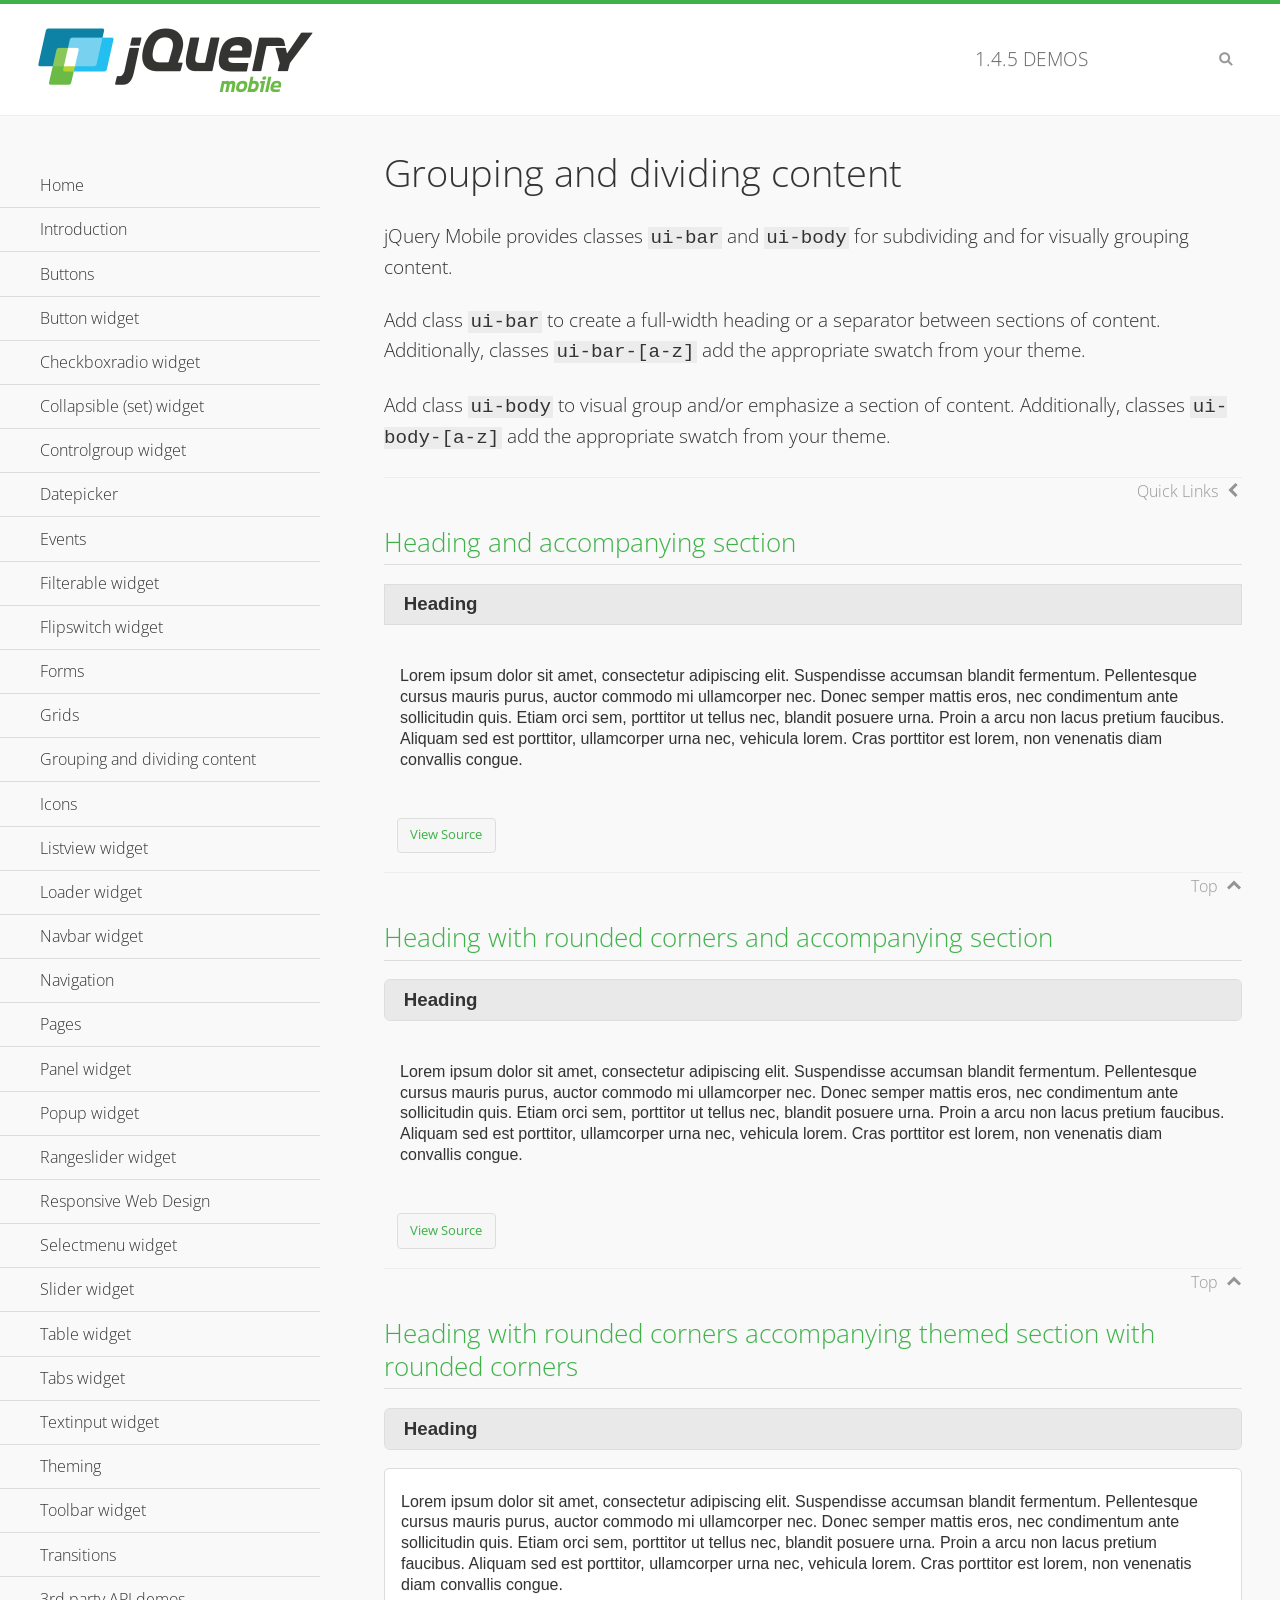
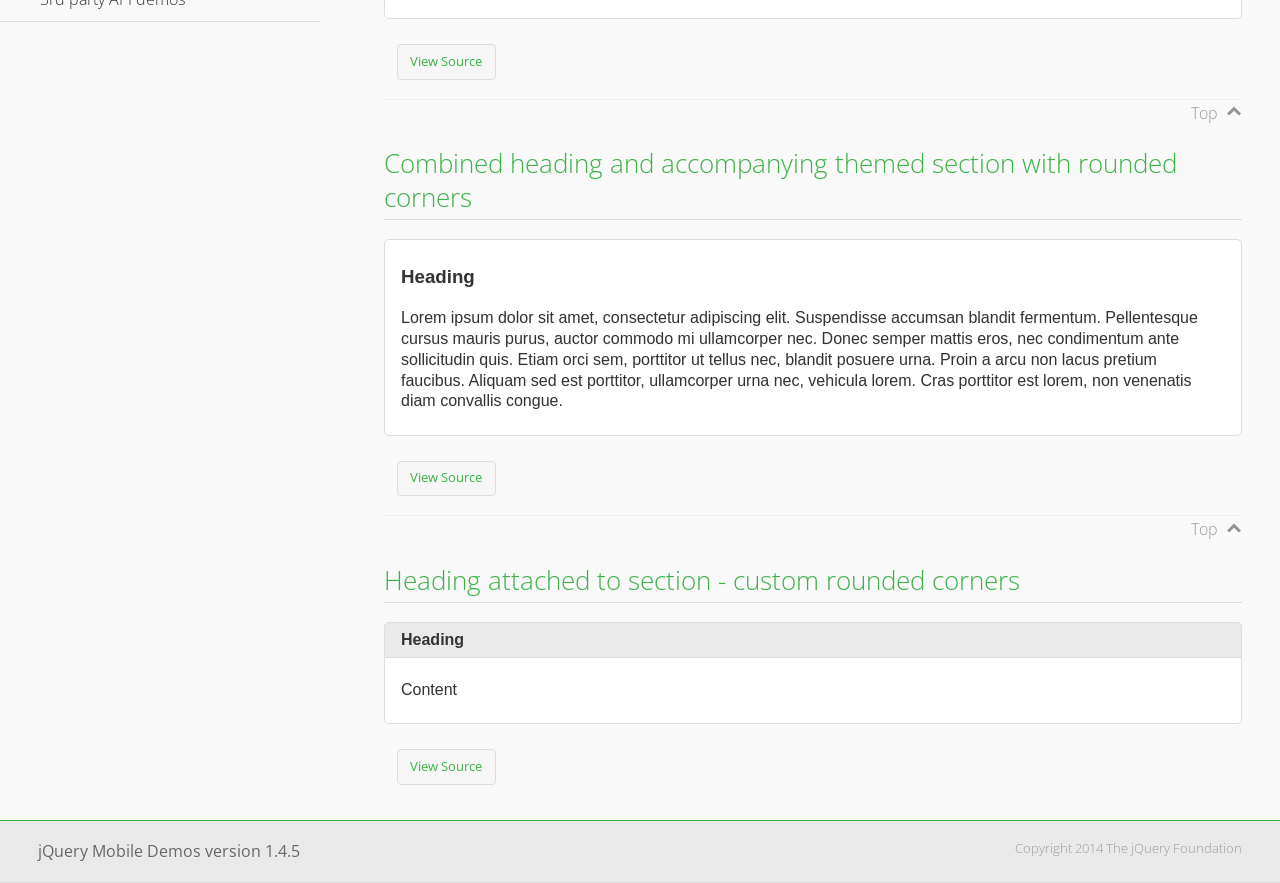
<file: www/JQueryMobile/demos/body-bar-classes/index.html>
<!DOCTYPE html>
<html>
	<head>
	<meta charset="utf-8">
	<meta name="viewport" content="width=device-width, initial-scale=1">
	<title>Grouping and dividing content - jQuery Mobile Demos</title>
	<link rel="shortcut icon" href="../favicon.ico">
	<link rel="stylesheet" href="http://fonts.googleapis.com/css?family=Open+Sans:300,400,700">
	<link rel="stylesheet" href="../css/themes/default/jquery.mobile-1.4.5.min.css">
	<link rel="stylesheet" href="../_assets/css/jqm-demos.css">
	<script src="../js/jquery.js"></script>
	<script src="../_assets/js/index.js"></script>
	<script src="../js/jquery.mobile-1.4.5.min.js"></script>
  <style id="combined-heading-and-section">
    .custom-corners .ui-bar {
      -webkit-border-top-left-radius: inherit;
      border-top-left-radius: inherit;
      -webkit-border-top-right-radius: inherit;
      border-top-right-radius: inherit;
    }
    .custom-corners .ui-body {
      border-top-width: 0;
      -webkit-border-bottom-left-radius: inherit;
      border-bottom-left-radius: inherit;
      -webkit-border-bottom-right-radius: inherit;
      border-bottom-right-radius: inherit;
    }
  </style>
</head>
<body>
<div data-role="page" class="jqm-demos" data-quicklinks="true">

	<div data-role="header" class="jqm-header">
		<h2><a href="../" title="jQuery Mobile Demos home"><img src="../_assets/img/jquery-logo.png" alt="jQuery Mobile"></a></h2>
		<p><span class="jqm-version"></span> Demos</p>
		<a href="#" class="jqm-navmenu-link ui-btn ui-btn-icon-notext ui-corner-all ui-icon-bars ui-nodisc-icon ui-alt-icon ui-btn-left">Menu</a>
		<a href="#" class="jqm-search-link ui-btn ui-btn-icon-notext ui-corner-all ui-icon-search ui-nodisc-icon ui-alt-icon ui-btn-right">Search</a>
	</div><!-- /header -->

	<div role="main" class="ui-content jqm-content">

		<h1>Grouping and dividing content</h1>

		<p>jQuery Mobile provides classes <code>ui-bar</code> and <code>ui-body</code> for subdividing and for visually grouping content.</p>
		<p>Add class <code>ui-bar</code> to create a full-width heading or a separator between sections of content. Additionally, classes <code>ui-bar-[a-z]</code> add the appropriate swatch from your theme.</p>
		<p>Add class <code>ui-body</code> to visual group and/or emphasize a section of content. Additionally, classes <code>ui-body-[a-z]</code> add the appropriate swatch from your theme.</p>

		<h2>Heading and accompanying section</h2>

		<div data-demo-html="true">
      <h3 class="ui-bar ui-bar-a">Heading</h3>
			<div class="ui-body">
				<p>Lorem ipsum dolor sit amet, consectetur adipiscing elit. Suspendisse accumsan blandit fermentum. Pellentesque cursus mauris purus, auctor commodo mi ullamcorper nec. Donec semper mattis eros, nec condimentum ante sollicitudin quis. Etiam orci sem, porttitor ut tellus nec, blandit posuere urna. Proin a arcu non lacus pretium faucibus. Aliquam sed est porttitor, ullamcorper urna nec, vehicula lorem. Cras porttitor est lorem, non venenatis diam convallis congue.</p>
			</div>
		</div>

		<h2>Heading with rounded corners and accompanying section</h2>

		<div data-demo-html="true">
      <h3 class="ui-bar ui-bar-a ui-corner-all">Heading</h3>
			<div class="ui-body">
				<p>Lorem ipsum dolor sit amet, consectetur adipiscing elit. Suspendisse accumsan blandit fermentum. Pellentesque cursus mauris purus, auctor commodo mi ullamcorper nec. Donec semper mattis eros, nec condimentum ante sollicitudin quis. Etiam orci sem, porttitor ut tellus nec, blandit posuere urna. Proin a arcu non lacus pretium faucibus. Aliquam sed est porttitor, ullamcorper urna nec, vehicula lorem. Cras porttitor est lorem, non venenatis diam convallis congue.</p>
			</div>
		</div>

		<h2>Heading with rounded corners accompanying themed section with rounded corners</h2>

		<div data-demo-html="true">
      <h3 class="ui-bar ui-bar-a ui-corner-all">Heading</h3>
			<div class="ui-body ui-body-a ui-corner-all">
				<p>Lorem ipsum dolor sit amet, consectetur adipiscing elit. Suspendisse accumsan blandit fermentum. Pellentesque cursus mauris purus, auctor commodo mi ullamcorper nec. Donec semper mattis eros, nec condimentum ante sollicitudin quis. Etiam orci sem, porttitor ut tellus nec, blandit posuere urna. Proin a arcu non lacus pretium faucibus. Aliquam sed est porttitor, ullamcorper urna nec, vehicula lorem. Cras porttitor est lorem, non venenatis diam convallis congue.</p>
			</div>
		</div>

		<h2>Combined heading and accompanying themed section with rounded corners</h2>

		<div data-demo-html="true">
			<div class="ui-body ui-body-a ui-corner-all">
	      <h3>Heading</h3>
				<p>Lorem ipsum dolor sit amet, consectetur adipiscing elit. Suspendisse accumsan blandit fermentum. Pellentesque cursus mauris purus, auctor commodo mi ullamcorper nec. Donec semper mattis eros, nec condimentum ante sollicitudin quis. Etiam orci sem, porttitor ut tellus nec, blandit posuere urna. Proin a arcu non lacus pretium faucibus. Aliquam sed est porttitor, ullamcorper urna nec, vehicula lorem. Cras porttitor est lorem, non venenatis diam convallis congue.</p>
			</div>
		</div>

		<h2>Heading attached to section - custom rounded corners</h2>

		<div data-demo-html="true" data-demo-css="#combined-heading-and-section">
      <div class="ui-corner-all custom-corners">
        <div class="ui-bar ui-bar-a">
          <h3>Heading</h3>
        </div>
        <div class="ui-body ui-body-a">
          <p>Content</p>
        </div>
      </div>
		</div>

	</div><!-- /content -->
	    <div data-role="panel" class="jqm-navmenu-panel" data-position="left" data-display="overlay" data-theme="a">
	    	<ul class="jqm-list ui-alt-icon ui-nodisc-icon">
<li data-filtertext="demos homepage" data-icon="home"><a href=".././">Home</a></li>
<li data-filtertext="introduction overview getting started"><a href="../intro/" data-ajax="false">Introduction</a></li>
<li data-filtertext="buttons button markup buttonmarkup method anchor link button element"><a href="../button-markup/" data-ajax="false">Buttons</a></li>
<li data-filtertext="form button widget input button submit reset"><a href="../button/" data-ajax="false">Button widget</a></li>
<li data-role="collapsible" data-enhanced="true" data-collapsed-icon="carat-d" data-expanded-icon="carat-u" data-iconpos="right" data-inset="false" class="ui-collapsible ui-collapsible-themed-content ui-collapsible-collapsed">
	<h3 class="ui-collapsible-heading ui-collapsible-heading-collapsed">
		<a href="#" class="ui-collapsible-heading-toggle ui-btn ui-btn-icon-right ui-btn-inherit ui-icon-carat-d">
		    Checkboxradio widget<span class="ui-collapsible-heading-status"> click to expand contents</span>
		</a>
	</h3>
	<div class="ui-collapsible-content ui-body-inherit ui-collapsible-content-collapsed" aria-hidden="true">
		<ul>
			<li data-filtertext="form checkboxradio widget checkbox input checkboxes controlgroups"><a href="../checkboxradio-checkbox/" data-ajax="false">Checkboxes</a></li>
			<li data-filtertext="form checkboxradio widget radio input radio buttons controlgroups"><a href="../checkboxradio-radio/" data-ajax="false">Radio buttons</a></li>
		</ul>
	</div>
</li>
<li data-role="collapsible" data-enhanced="true" data-collapsed-icon="carat-d" data-expanded-icon="carat-u" data-iconpos="right" data-inset="false" class="ui-collapsible ui-collapsible-themed-content ui-collapsible-collapsed">
	<h3 class="ui-collapsible-heading ui-collapsible-heading-collapsed">
		<a href="#" class="ui-collapsible-heading-toggle ui-btn ui-btn-icon-right ui-btn-inherit ui-icon-carat-d">
			Collapsible (set) widget<span class="ui-collapsible-heading-status"> click to expand contents</span>
		</a>
	</h3>
	<div class="ui-collapsible-content ui-body-inherit ui-collapsible-content-collapsed" aria-hidden="true">
		<ul>
			<li data-filtertext="collapsibles content formatting"><a href="../collapsible/" data-ajax="false">Collapsible</a></li>
			<li data-filtertext="dynamic collapsible set accordion append expand"><a href="../collapsible-dynamic/" data-ajax="false">Dynamic collapsibles</a></li>
			<li data-filtertext="accordions collapsible set widget content formatting grouped collapsibles"><a href="../collapsibleset/" data-ajax="false">Collapsible set</a></li>
		</ul>
	</div>
</li>
<li data-role="collapsible" data-enhanced="true" data-collapsed-icon="carat-d" data-expanded-icon="carat-u" data-iconpos="right" data-inset="false" class="ui-collapsible ui-collapsible-themed-content ui-collapsible-collapsed">
	<h3 class="ui-collapsible-heading ui-collapsible-heading-collapsed">
		<a href="#" class="ui-collapsible-heading-toggle ui-btn ui-btn-icon-right ui-btn-inherit ui-icon-carat-d">
			Controlgroup widget<span class="ui-collapsible-heading-status"> click to expand contents</span>
		</a>
	</h3>
	<div class="ui-collapsible-content ui-body-inherit ui-collapsible-content-collapsed" aria-hidden="true">
		<ul>
			<li data-filtertext="controlgroups selectmenu checkboxradio input grouped buttons horizontal vertical"><a href="../controlgroup/" data-ajax="false">Controlgroup</a></li>
			<li data-filtertext="dynamic controlgroup dynamically add buttons"><a href="../controlgroup-dynamic/" data-ajax="false">Dynamic controlgroups</a></li>
		</ul>
	</div>
</li>
<li data-filtertext="form datepicker widget date input"><a href="../datepicker/" data-ajax="false">Datepicker</a></li>
<li data-role="collapsible" data-enhanced="true" data-collapsed-icon="carat-d" data-expanded-icon="carat-u" data-iconpos="right" data-inset="false" class="ui-collapsible ui-collapsible-themed-content ui-collapsible-collapsed">
	<h3 class="ui-collapsible-heading ui-collapsible-heading-collapsed">
		<a href="#" class="ui-collapsible-heading-toggle ui-btn ui-btn-icon-right ui-btn-inherit ui-icon-carat-d">
			Events<span class="ui-collapsible-heading-status"> click to expand contents</span>
		</a>
	</h3>
	<div class="ui-collapsible-content ui-body-inherit ui-collapsible-content-collapsed" aria-hidden="true">
		<ul>
			<li data-filtertext="swipe to delete list items listviews swipe events"><a href="../swipe-list/" data-ajax="false">Swipe list items</a></li>
			<li data-filtertext="swipe to navigate swipe page navigation swipe events"><a href="../swipe-page/" data-ajax="false">Swipe page navigation</a></li>
		</ul>
	</div>
</li>
<li data-filtertext="filterable filter elements sorting searching listview table"><a href="../filterable/" data-ajax="false">Filterable widget</a></li>
<li data-filtertext="form flipswitch widget flip toggle switch binary select checkbox input"><a href="../flipswitch/" data-ajax="false">Flipswitch widget</a></li>
<li data-role="collapsible" data-enhanced="true" data-collapsed-icon="carat-d" data-expanded-icon="carat-u" data-iconpos="right" data-inset="false" class="ui-collapsible ui-collapsible-themed-content ui-collapsible-collapsed">
	<h3 class="ui-collapsible-heading ui-collapsible-heading-collapsed">
		<a href="#" class="ui-collapsible-heading-toggle ui-btn ui-btn-icon-right ui-btn-inherit ui-icon-carat-d">
			Forms<span class="ui-collapsible-heading-status"> click to expand contents</span>
		</a>
	</h3>
	<div class="ui-collapsible-content ui-body-inherit ui-collapsible-content-collapsed" aria-hidden="true">
		<ul>
			<li data-filtertext="forms text checkbox radio range button submit reset inputs selects textarea slider flipswitch label form elements"><a href="../forms/" data-ajax="false">Forms</a></li>
			<li data-filtertext="form hide labels hidden accessible ui-hidden-accessible forms"><a href="../forms-label-hidden-accessible/" data-ajax="false">Hide labels</a></li>
			<li data-filtertext="form field containers fieldcontain ui-field-contain forms"><a href="../forms-field-contain/" data-ajax="false">Field containers</a></li>
			<li data-filtertext="forms disabled form elements"><a href="../forms-disabled/" data-ajax="false">Forms disabled</a></li>
			<li data-filtertext="forms gallery examples overview forms text checkbox radio range button submit reset inputs selects textarea slider flipswitch label form elements"><a href="../forms-gallery/" data-ajax="false">Forms gallery</a></li>
		</ul>
	</div>
</li>
<li data-role="collapsible" data-enhanced="true" data-collapsed-icon="carat-d" data-expanded-icon="carat-u" data-iconpos="right" data-inset="false" class="ui-collapsible ui-collapsible-themed-content ui-collapsible-collapsed">
	<h3 class="ui-collapsible-heading ui-collapsible-heading-collapsed">
		<a href="#" class="ui-collapsible-heading-toggle ui-btn ui-btn-icon-right ui-btn-inherit ui-icon-carat-d">
			Grids<span class="ui-collapsible-heading-status"> click to expand contents</span>
		</a>
	</h3>
	<div class="ui-collapsible-content ui-body-inherit ui-collapsible-content-collapsed" aria-hidden="true">
		<ul>
			<li data-filtertext="grids columns blocks content formatting rwd responsive css framework"><a href="../grids/" data-ajax="false">Grids</a></li>
			<li data-filtertext="buttons in grids css framework"><a href="../grids-buttons/" data-ajax="false">Buttons in grids</a></li>
			<li data-filtertext="custom responsive grids rwd css framework"><a href="../grids-custom-responsive/" data-ajax="false">Custom responsive grids</a></li>
		</ul>
	</div>
</li>
<li data-filtertext="blocks content formatting sections heading"><a href="../body-bar-classes/" data-ajax="false">Grouping and dividing content</a></li>
<li data-role="collapsible" data-enhanced="true" data-collapsed-icon="carat-d" data-expanded-icon="carat-u" data-iconpos="right" data-inset="false" class="ui-collapsible ui-collapsible-themed-content ui-collapsible-collapsed">
	<h3 class="ui-collapsible-heading ui-collapsible-heading-collapsed">
		<a href="#" class="ui-collapsible-heading-toggle ui-btn ui-btn-icon-right ui-btn-inherit ui-icon-carat-d">
			Icons<span class="ui-collapsible-heading-status"> click to expand contents</span>
		</a>
	</h3>
	<div class="ui-collapsible-content ui-body-inherit ui-collapsible-content-collapsed" aria-hidden="true">
		<ul>
			<li data-filtertext="button icons svg disc alt custom icon position"><a href="../icons/" data-ajax="false">Icons</a></li>
			<li data-filtertext=""><a href="../icons-grunticon/" data-ajax="false">Grunticon loader</a></li>
		</ul>
	</div>
</li>
<li data-role="collapsible" data-enhanced="true" data-collapsed-icon="carat-d" data-expanded-icon="carat-u" data-iconpos="right" data-inset="false" class="ui-collapsible ui-collapsible-themed-content ui-collapsible-collapsed">
	<h3 class="ui-collapsible-heading ui-collapsible-heading-collapsed">
		<a href="#" class="ui-collapsible-heading-toggle ui-btn ui-btn-icon-right ui-btn-inherit ui-icon-carat-d">
			Listview widget<span class="ui-collapsible-heading-status"> click to expand contents</span>
		</a>
	</h3>
	<div class="ui-collapsible-content ui-body-inherit ui-collapsible-content-collapsed" aria-hidden="true">
		<ul>
			<li data-filtertext="listview widget thumbnails icons nested split button collapsible ul ol"><a href="../listview/" data-ajax="false">Listview</a></li>
			<li data-filtertext="autocomplete filterable reveal listview filtertextbeforefilter placeholder"><a href="../listview-autocomplete/" data-ajax="false">Listview autocomplete</a></li>
			<li data-filtertext="autocomplete filterable reveal listview remote data filtertextbeforefilter placeholder"><a href="../listview-autocomplete-remote/" data-ajax="false">Listview autocomplete remote data</a></li>
			<li data-filtertext="autodividers anchor jump scroll linkbars listview lists ul ol"><a href="../listview-autodividers-linkbar/" data-ajax="false">Listview autodividers linkbar</a></li>
			<li data-filtertext="listview autodividers selector autodividersselector lists ul ol"><a href="../listview-autodividers-selector/" data-ajax="false">Listview autodividers selector</a></li>
			<li data-filtertext="listview nested list items"><a href="../listview-nested-lists/" data-ajax="false">Nested Listviews</a></li>
			<li data-filtertext="listview collapsible list items flat"><a href="../listview-collapsible-item-flat/" data-ajax="false">Listview collapsible list items (flat)</a></li>
			<li data-filtertext="listview collapsible list indented"><a href="../listview-collapsible-item-indented/" data-ajax="false">Listview collapsible list items (indented)</a></li>
			<li data-filtertext="grid listview responsive grids responsive listviews lists ul"><a href="../listview-grid/" data-ajax="false">Listview responsive grid</a></li>
		</ul>
	</div>
</li>
<li data-filtertext="loader widget page loading navigation overlay spinner"><a href="../loader/" data-ajax="false">Loader widget</a></li>
<li data-filtertext="navbar widget navmenu toolbars header footer"><a href="../navbar/" data-ajax="false">Navbar widget</a></li>
<li data-role="collapsible" data-enhanced="true" data-collapsed-icon="carat-d" data-expanded-icon="carat-u" data-iconpos="right" data-inset="false" class="ui-collapsible ui-collapsible-themed-content ui-collapsible-collapsed">
	<h3 class="ui-collapsible-heading ui-collapsible-heading-collapsed">
		<a href="#" class="ui-collapsible-heading-toggle ui-btn ui-btn-icon-right ui-btn-inherit ui-icon-carat-d">
			Navigation<span class="ui-collapsible-heading-status"> click to expand contents</span>
		</a>
	</h3>
	<div class="ui-collapsible-content ui-body-inherit ui-collapsible-content-collapsed" aria-hidden="true">
		<ul>
			<li data-filtertext="ajax navigation navigate widget history event method"><a href="../navigation/" data-ajax="false">Navigation</a></li>
			<li data-filtertext="linking pages page links navigation ajax prefetch cache"><a href="../navigation-linking-pages/" data-ajax="false">Linking pages</a></li>
			<!-- <li data-filtertext="php redirect server redirection server-side navigation"><a href="../navigation-php-redirect/" data-ajax="false">PHP redirect demo</a></li>-->
			<li data-filtertext="navigation redirection hash query"><a href="../navigation-hash-processing/" data-ajax="false">Hash processing demo</a></li>
			<li data-filtertext="navigation redirection hash query"><a href="../page-events/" data-ajax="false">Page Navigation Events</a></li>
		</ul>
	</div>
</li>
<li data-role="collapsible" data-enhanced="true" data-collapsed-icon="carat-d" data-expanded-icon="carat-u" data-iconpos="right" data-inset="false" class="ui-collapsible ui-collapsible-themed-content ui-collapsible-collapsed">
	<h3 class="ui-collapsible-heading ui-collapsible-heading-collapsed">
		<a href="#" class="ui-collapsible-heading-toggle ui-btn ui-btn-icon-right ui-btn-inherit ui-icon-carat-d">
			Pages<span class="ui-collapsible-heading-status"> click to expand contents</span>
		</a>
	</h3>
	<div class="ui-collapsible-content ui-body-inherit ui-collapsible-content-collapsed" aria-hidden="true">
		<ul>
			<li data-filtertext="pages page widget ajax navigation"><a href="../pages/" data-ajax="false">Pages</a></li>
			<li data-filtertext="single page"><a href="../pages-single-page/" data-ajax="false">Single page</a></li>
			<li data-filtertext="multipage multi-page page"><a href="../pages-multi-page/" data-ajax="false">Multi-page template</a></li>
			<li data-filtertext="dialog page widget modal popup"><a href="../pages-dialog/" data-ajax="false">Dialog page</a></li>
		</ul>
	</div>
</li>
<li data-role="collapsible" data-enhanced="true" data-collapsed-icon="carat-d" data-expanded-icon="carat-u" data-iconpos="right" data-inset="false" class="ui-collapsible ui-collapsible-themed-content ui-collapsible-collapsed">
	<h3 class="ui-collapsible-heading ui-collapsible-heading-collapsed">
		<a href="#" class="ui-collapsible-heading-toggle ui-btn ui-btn-icon-right ui-btn-inherit ui-icon-carat-d">
			Panel widget<span class="ui-collapsible-heading-status"> click to expand contents</span>
		</a>
	</h3>
	<div class="ui-collapsible-content ui-body-inherit ui-collapsible-content-collapsed" aria-hidden="true">
		<ul>
			<li data-filtertext="panel widget sliding panels reveal push overlay responsive"><a href="../panel/" data-ajax="false">Panel</a></li>
			<li data-filtertext=""><a href="../panel-external/" data-ajax="false">External panels</a></li>
			<li data-filtertext="panel "><a href="../panel-fixed/" data-ajax="false">Fixed panels</a></li>
			<li data-filtertext="panel slide panels sliding panels shadow rwd responsive breakpoint"><a href="../panel-responsive/" data-ajax="false">Panels responsive</a></li>
			<li data-filtertext="panel custom style custom panel width reveal shadow listview panel styling page background wrapper"><a href="../panel-styling/" data-ajax="false">Custom panel style</a></li>
			<li data-filtertext="panel open on swipe"><a href="../panel-swipe-open/" data-ajax="false">Panel open on swipe</a></li>
			<li data-filtertext="panels outside page internal external toolbars"><a href="../panel-external-internal/" data-ajax="false">Panel external and internal</a></li>
		</ul>
	</div>
</li>
<li data-role="collapsible" data-enhanced="true" data-collapsed-icon="carat-d" data-expanded-icon="carat-u" data-iconpos="right" data-inset="false" class="ui-collapsible ui-collapsible-themed-content ui-collapsible-collapsed">
	<h3 class="ui-collapsible-heading ui-collapsible-heading-collapsed">
		<a href="#" class="ui-collapsible-heading-toggle ui-btn ui-btn-icon-right ui-btn-inherit ui-icon-carat-d">
			Popup widget<span class="ui-collapsible-heading-status"> click to expand contents</span>
		</a>
	</h3>
	<div class="ui-collapsible-content ui-body-inherit ui-collapsible-content-collapsed" aria-hidden="true">
		<ul>
			<li data-filtertext="popup widget popups dialog modal transition tooltip lightbox form overlay screen flip pop fade transition"><a href="../popup/" data-ajax="false">Popup</a></li>
			<li data-filtertext="popup alignment position"><a href="../popup-alignment/" data-ajax="false">Popup alignment</a></li>
			<li data-filtertext="popup arrow size popups popover"><a href="../popup-arrow-size/" data-ajax="false">Popup arrow size</a></li>
			<li data-filtertext="dynamic popups popup images lightbox"><a href="../popup-dynamic/" data-ajax="false">Dynamic popups</a></li>
			<li data-filtertext="popups with iframes scaling"><a href="../popup-iframe/" data-ajax="false">Popups with iframes</a></li>
			<li data-filtertext="popup image scaling"><a href="../popup-image-scaling/" data-ajax="false">Popup image scaling</a></li>
			<li data-filtertext="external popup outside multi-page"><a href="../popup-outside-multipage/" data-ajax="false">Popup outside multi-page</a></li>
		</ul>
	</div>
</li>
<li data-filtertext="form rangeslider widget dual sliders dual handle sliders range input"><a href="../rangeslider/" data-ajax="false">Rangeslider widget</a></li>
<li data-filtertext="responsive web design rwd adaptive progressive enhancement PE accessible mobile breakpoints media query media queries"><a href="../rwd/" data-ajax="false">Responsive Web Design</a></li>
<li data-role="collapsible" data-enhanced="true" data-collapsed-icon="carat-d" data-expanded-icon="carat-u" data-iconpos="right" data-inset="false" class="ui-collapsible ui-collapsible-themed-content ui-collapsible-collapsed">
	<h3 class="ui-collapsible-heading ui-collapsible-heading-collapsed">
		<a href="#" class="ui-collapsible-heading-toggle ui-btn ui-btn-icon-right ui-btn-inherit ui-icon-carat-d">
			Selectmenu widget<span class="ui-collapsible-heading-status"> click to expand contents</span>
		</a>
	</h3>
	<div class="ui-collapsible-content ui-body-inherit ui-collapsible-content-collapsed" aria-hidden="true">
		<ul>
			<li data-filtertext="form selectmenu widget select input custom select menu selects"><a href="../selectmenu/" data-ajax="false">Selectmenu</a></li>
			<li data-filtertext="form custom select menu selectmenu widget custom menu option optgroup multiple selects"><a href="../selectmenu-custom/" data-ajax="false">Custom select menu</a></li>
			<li data-filtertext="filterable select filter popup dialog"><a href="../selectmenu-custom-filter/" data-ajax="false">Custom select menu with filter</a></li>
		</ul>
	</div>
</li>
<li data-role="collapsible" data-enhanced="true" data-collapsed-icon="carat-d" data-expanded-icon="carat-u" data-iconpos="right" data-inset="false" class="ui-collapsible ui-collapsible-themed-content ui-collapsible-collapsed">
	<h3 class="ui-collapsible-heading ui-collapsible-heading-collapsed">
		<a href="#" class="ui-collapsible-heading-toggle ui-btn ui-btn-icon-right ui-btn-inherit ui-icon-carat-d">
			Slider widget<span class="ui-collapsible-heading-status"> click to expand contents</span>
		</a>
	</h3>
	<div class="ui-collapsible-content ui-body-inherit ui-collapsible-content-collapsed" aria-hidden="true">
		<ul>
			<li data-filtertext="form slider widget range input single sliders"><a href="../slider/" data-ajax="false">Slider</a></li>
			<li data-filtertext="form slider widget flipswitch slider binary select flip toggle switch"><a href="../slider-flipswitch/" data-ajax="false">Slider flip toggle switch</a></li>
			<li data-filtertext="form slider tooltip handle value input range sliders"><a href="../slider-tooltip/" data-ajax="false">Slider tooltip</a></li>
		</ul>
	</div>
</li>
<li data-role="collapsible" data-enhanced="true" data-collapsed-icon="carat-d" data-expanded-icon="carat-u" data-iconpos="right" data-inset="false" class="ui-collapsible ui-collapsible-themed-content ui-collapsible-collapsed">
	<h3 class="ui-collapsible-heading ui-collapsible-heading-collapsed">
		<a href="#" class="ui-collapsible-heading-toggle ui-btn ui-btn-icon-right ui-btn-inherit ui-icon-carat-d">
			Table widget<span class="ui-collapsible-heading-status"> click to expand contents</span>
		</a>
	</h3>
	<div class="ui-collapsible-content ui-body-inherit ui-collapsible-content-collapsed" aria-hidden="true">
		<ul>
			<li data-filtertext="table widget reflow column toggle th td responsive tables rwd hide show tabular"><a href="../table-column-toggle/" data-ajax="false">Table Column Toggle</a></li>
			<li data-filtertext="table column toggle phone comparison demo"><a href="../table-column-toggle-example/" data-ajax="false">Table Column Toggle demo</a></li>
			<li data-filtertext="responsive tables table column toggle heading groups rwd breakpoint"><a href="../table-column-toggle-heading-groups/" data-ajax="false">Table Column Toggle heading groups</a></li>
			<li data-filtertext="responsive tables table column toggle hide rwd breakpoint customization options"><a href="../table-column-toggle-options/" data-ajax="false">Table Column Toggle options</a></li>
			<li data-filtertext="table reflow th td responsive rwd columns tabular"><a href="../table-reflow/" data-ajax="false">Table Reflow</a></li>
			<li data-filtertext="responsive tables table reflow heading groups rwd breakpoint"><a href="../table-reflow-heading-groups/" data-ajax="false">Table Reflow heading groups</a></li>
			<li data-filtertext="responsive tables table reflow stripes strokes table style"><a href="../table-reflow-stripes-strokes/" data-ajax="false">Table Reflow stripes and strokes</a></li>
			<li data-filtertext="responsive tables table reflow stack custom styles"><a href="../table-reflow-styling/" data-ajax="false">Table Reflow custom styles</a></li>
		</ul>
	</div>
</li>
<li data-filtertext="ui tabs widget"><a href="../tabs/" data-ajax="false">Tabs widget</a></li>
<li data-filtertext="form textinput widget text input textarea number date time tel email file color password"><a href="../textinput/" data-ajax="false">Textinput widget</a></li>
<li data-role="collapsible" data-enhanced="true" data-collapsed-icon="carat-d" data-expanded-icon="carat-u" data-iconpos="right" data-inset="false" class="ui-collapsible ui-collapsible-themed-content ui-collapsible-collapsed">
	<h3 class="ui-collapsible-heading ui-collapsible-heading-collapsed">
		<a href="#" class="ui-collapsible-heading-toggle ui-btn ui-btn-icon-right ui-btn-inherit ui-icon-carat-d">
			Theming<span class="ui-collapsible-heading-status"> click to expand contents</span>
		</a>
	</h3>
	<div class="ui-collapsible-content ui-body-inherit ui-collapsible-content-collapsed" aria-hidden="true">
		<ul>
			<li data-filtertext="default theme swatches theming style css"><a href="../theme-default/" data-ajax="false">Default theme</a></li>
			<li data-filtertext="classic theme old theme swatches theming style css"><a href="../theme-classic/" data-ajax="false">Classic theme</a></li>
		</ul>
	</div>
</li>
<li data-role="collapsible" data-enhanced="true" data-collapsed-icon="carat-d" data-expanded-icon="carat-u" data-iconpos="right" data-inset="false" class="ui-collapsible ui-collapsible-themed-content ui-collapsible-collapsed">
	<h3 class="ui-collapsible-heading ui-collapsible-heading-collapsed">
		<a href="#" class="ui-collapsible-heading-toggle ui-btn ui-btn-icon-right ui-btn-inherit ui-icon-carat-d">
			Toolbar widget<span class="ui-collapsible-heading-status"> click to expand contents</span>
		</a>
	</h3>
	<div class="ui-collapsible-content ui-body-inherit ui-collapsible-content-collapsed" aria-hidden="true">
		<ul>
			<li data-filtertext="toolbar widget header footer toolbars fixed fullscreen external sections"><a href="../toolbar/" data-ajax="false">Toolbar</a></li>
			<li data-filtertext="dynamic toolbars dynamically add toolbar header footer"><a href="../toolbar-dynamic/" data-ajax="false">Dynamic toolbars</a></li>
			<li data-filtertext="external toolbars header footer"><a href="../toolbar-external/" data-ajax="false">External toolbars</a></li>
			<li data-filtertext="fixed toolbars header footer"><a href="../toolbar-fixed/" data-ajax="false">Fixed toolbars</a></li>
			<li data-filtertext="fixed fullscreen toolbars header footer"><a href="../toolbar-fixed-fullscreen/" data-ajax="false">Fullscreen toolbars</a></li>
			<li data-filtertext="external fixed toolbars header footer"><a href="../toolbar-fixed-external/" data-ajax="false">Fixed external toolbars</a></li>
			<li data-filtertext="external persistent toolbars header footer navbar navmenu"><a href="../toolbar-fixed-persistent/" data-ajax="false">Persistent toolbars</a></li>
			<li data-filtertext="external ajax optimized toolbars persistent toolbars header footer navbar"><a href="../toolbar-fixed-persistent-optimized/" data-ajax="false">Ajax optimized toolbars</a></li>
			<li data-filtertext="form in toolbars header footer"><a href="../toolbar-fixed-forms/" data-ajax="false">Form in toolbar</a></li>
		</ul>
	</div>
</li>
<li data-filtertext="page transitions animated pages popup navigation flip slide fade pop"><a href="../transitions/" data-ajax="false">Transitions</a></li>
<li data-role="collapsible" data-enhanced="true" data-collapsed-icon="carat-d" data-expanded-icon="carat-u" data-iconpos="right" data-inset="false" class="ui-collapsible ui-collapsible-themed-content ui-collapsible-collapsed">
	<h3 class="ui-collapsible-heading ui-collapsible-heading-collapsed">
		<a href="#" class="ui-collapsible-heading-toggle ui-btn ui-btn-icon-right ui-btn-inherit ui-icon-carat-d">
			3rd party API demos<span class="ui-collapsible-heading-status"> click to expand contents</span>
		</a>
	</h3>
	<div class="ui-collapsible-content ui-body-inherit ui-collapsible-content-collapsed" aria-hidden="true">
		<ul>
			<li data-filtertext="backbone requirejs navigation router"><a href="../backbone-requirejs/" data-ajax="false">Backbone RequireJS</a></li>
			<li data-filtertext="google maps geolocation demo"><a href="../map-geolocation/" data-ajax="false">Google Maps geolocation</a></li>
			<li data-filtertext="google maps hybrid"><a href="../map-list-toggle/" data-ajax="false">Google Maps list toggle</a></li>
		</ul>
	</div>
</li>



		     </ul>
		</div><!-- /panel -->


	<div data-role="footer" data-position="fixed" data-tap-toggle="false" class="jqm-footer">
		<p>jQuery Mobile Demos version <span class="jqm-version"></span></p>
		<p>Copyright 2014 The jQuery Foundation</p>
	</div><!-- /footer -->
	<!-- TODO: This should become an external panel so we can add input to markup (unique ID) -->
    <div data-role="panel" class="jqm-search-panel" data-position="right" data-display="overlay" data-theme="a">
		<div class="jqm-search">
			<ul class="jqm-list" data-filter-placeholder="Search demos..." data-filter-reveal="true">
<li data-filtertext="demos homepage" data-icon="home"><a href=".././">Home</a></li>
<li data-filtertext="introduction overview getting started"><a href="../intro/" data-ajax="false">Introduction</a></li>
<li data-filtertext="buttons button markup buttonmarkup method anchor link button element"><a href="../button-markup/" data-ajax="false">Buttons</a></li>
<li data-filtertext="form button widget input button submit reset"><a href="../button/" data-ajax="false">Button widget</a></li>
<li data-role="collapsible" data-enhanced="true" data-collapsed-icon="carat-d" data-expanded-icon="carat-u" data-iconpos="right" data-inset="false" class="ui-collapsible ui-collapsible-themed-content ui-collapsible-collapsed">
	<h3 class="ui-collapsible-heading ui-collapsible-heading-collapsed">
		<a href="#" class="ui-collapsible-heading-toggle ui-btn ui-btn-icon-right ui-btn-inherit ui-icon-carat-d">
		    Checkboxradio widget<span class="ui-collapsible-heading-status"> click to expand contents</span>
		</a>
	</h3>
	<div class="ui-collapsible-content ui-body-inherit ui-collapsible-content-collapsed" aria-hidden="true">
		<ul>
			<li data-filtertext="form checkboxradio widget checkbox input checkboxes controlgroups"><a href="../checkboxradio-checkbox/" data-ajax="false">Checkboxes</a></li>
			<li data-filtertext="form checkboxradio widget radio input radio buttons controlgroups"><a href="../checkboxradio-radio/" data-ajax="false">Radio buttons</a></li>
		</ul>
	</div>
</li>
<li data-role="collapsible" data-enhanced="true" data-collapsed-icon="carat-d" data-expanded-icon="carat-u" data-iconpos="right" data-inset="false" class="ui-collapsible ui-collapsible-themed-content ui-collapsible-collapsed">
	<h3 class="ui-collapsible-heading ui-collapsible-heading-collapsed">
		<a href="#" class="ui-collapsible-heading-toggle ui-btn ui-btn-icon-right ui-btn-inherit ui-icon-carat-d">
			Collapsible (set) widget<span class="ui-collapsible-heading-status"> click to expand contents</span>
		</a>
	</h3>
	<div class="ui-collapsible-content ui-body-inherit ui-collapsible-content-collapsed" aria-hidden="true">
		<ul>
			<li data-filtertext="collapsibles content formatting"><a href="../collapsible/" data-ajax="false">Collapsible</a></li>
			<li data-filtertext="dynamic collapsible set accordion append expand"><a href="../collapsible-dynamic/" data-ajax="false">Dynamic collapsibles</a></li>
			<li data-filtertext="accordions collapsible set widget content formatting grouped collapsibles"><a href="../collapsibleset/" data-ajax="false">Collapsible set</a></li>
		</ul>
	</div>
</li>
<li data-role="collapsible" data-enhanced="true" data-collapsed-icon="carat-d" data-expanded-icon="carat-u" data-iconpos="right" data-inset="false" class="ui-collapsible ui-collapsible-themed-content ui-collapsible-collapsed">
	<h3 class="ui-collapsible-heading ui-collapsible-heading-collapsed">
		<a href="#" class="ui-collapsible-heading-toggle ui-btn ui-btn-icon-right ui-btn-inherit ui-icon-carat-d">
			Controlgroup widget<span class="ui-collapsible-heading-status"> click to expand contents</span>
		</a>
	</h3>
	<div class="ui-collapsible-content ui-body-inherit ui-collapsible-content-collapsed" aria-hidden="true">
		<ul>
			<li data-filtertext="controlgroups selectmenu checkboxradio input grouped buttons horizontal vertical"><a href="../controlgroup/" data-ajax="false">Controlgroup</a></li>
			<li data-filtertext="dynamic controlgroup dynamically add buttons"><a href="../controlgroup-dynamic/" data-ajax="false">Dynamic controlgroups</a></li>
		</ul>
	</div>
</li>
<li data-filtertext="form datepicker widget date input"><a href="../datepicker/" data-ajax="false">Datepicker</a></li>
<li data-role="collapsible" data-enhanced="true" data-collapsed-icon="carat-d" data-expanded-icon="carat-u" data-iconpos="right" data-inset="false" class="ui-collapsible ui-collapsible-themed-content ui-collapsible-collapsed">
	<h3 class="ui-collapsible-heading ui-collapsible-heading-collapsed">
		<a href="#" class="ui-collapsible-heading-toggle ui-btn ui-btn-icon-right ui-btn-inherit ui-icon-carat-d">
			Events<span class="ui-collapsible-heading-status"> click to expand contents</span>
		</a>
	</h3>
	<div class="ui-collapsible-content ui-body-inherit ui-collapsible-content-collapsed" aria-hidden="true">
		<ul>
			<li data-filtertext="swipe to delete list items listviews swipe events"><a href="../swipe-list/" data-ajax="false">Swipe list items</a></li>
			<li data-filtertext="swipe to navigate swipe page navigation swipe events"><a href="../swipe-page/" data-ajax="false">Swipe page navigation</a></li>
		</ul>
	</div>
</li>
<li data-filtertext="filterable filter elements sorting searching listview table"><a href="../filterable/" data-ajax="false">Filterable widget</a></li>
<li data-filtertext="form flipswitch widget flip toggle switch binary select checkbox input"><a href="../flipswitch/" data-ajax="false">Flipswitch widget</a></li>
<li data-role="collapsible" data-enhanced="true" data-collapsed-icon="carat-d" data-expanded-icon="carat-u" data-iconpos="right" data-inset="false" class="ui-collapsible ui-collapsible-themed-content ui-collapsible-collapsed">
	<h3 class="ui-collapsible-heading ui-collapsible-heading-collapsed">
		<a href="#" class="ui-collapsible-heading-toggle ui-btn ui-btn-icon-right ui-btn-inherit ui-icon-carat-d">
			Forms<span class="ui-collapsible-heading-status"> click to expand contents</span>
		</a>
	</h3>
	<div class="ui-collapsible-content ui-body-inherit ui-collapsible-content-collapsed" aria-hidden="true">
		<ul>
			<li data-filtertext="forms text checkbox radio range button submit reset inputs selects textarea slider flipswitch label form elements"><a href="../forms/" data-ajax="false">Forms</a></li>
			<li data-filtertext="form hide labels hidden accessible ui-hidden-accessible forms"><a href="../forms-label-hidden-accessible/" data-ajax="false">Hide labels</a></li>
			<li data-filtertext="form field containers fieldcontain ui-field-contain forms"><a href="../forms-field-contain/" data-ajax="false">Field containers</a></li>
			<li data-filtertext="forms disabled form elements"><a href="../forms-disabled/" data-ajax="false">Forms disabled</a></li>
			<li data-filtertext="forms gallery examples overview forms text checkbox radio range button submit reset inputs selects textarea slider flipswitch label form elements"><a href="../forms-gallery/" data-ajax="false">Forms gallery</a></li>
		</ul>
	</div>
</li>
<li data-role="collapsible" data-enhanced="true" data-collapsed-icon="carat-d" data-expanded-icon="carat-u" data-iconpos="right" data-inset="false" class="ui-collapsible ui-collapsible-themed-content ui-collapsible-collapsed">
	<h3 class="ui-collapsible-heading ui-collapsible-heading-collapsed">
		<a href="#" class="ui-collapsible-heading-toggle ui-btn ui-btn-icon-right ui-btn-inherit ui-icon-carat-d">
			Grids<span class="ui-collapsible-heading-status"> click to expand contents</span>
		</a>
	</h3>
	<div class="ui-collapsible-content ui-body-inherit ui-collapsible-content-collapsed" aria-hidden="true">
		<ul>
			<li data-filtertext="grids columns blocks content formatting rwd responsive css framework"><a href="../grids/" data-ajax="false">Grids</a></li>
			<li data-filtertext="buttons in grids css framework"><a href="../grids-buttons/" data-ajax="false">Buttons in grids</a></li>
			<li data-filtertext="custom responsive grids rwd css framework"><a href="../grids-custom-responsive/" data-ajax="false">Custom responsive grids</a></li>
		</ul>
	</div>
</li>
<li data-filtertext="blocks content formatting sections heading"><a href="../body-bar-classes/" data-ajax="false">Grouping and dividing content</a></li>
<li data-role="collapsible" data-enhanced="true" data-collapsed-icon="carat-d" data-expanded-icon="carat-u" data-iconpos="right" data-inset="false" class="ui-collapsible ui-collapsible-themed-content ui-collapsible-collapsed">
	<h3 class="ui-collapsible-heading ui-collapsible-heading-collapsed">
		<a href="#" class="ui-collapsible-heading-toggle ui-btn ui-btn-icon-right ui-btn-inherit ui-icon-carat-d">
			Icons<span class="ui-collapsible-heading-status"> click to expand contents</span>
		</a>
	</h3>
	<div class="ui-collapsible-content ui-body-inherit ui-collapsible-content-collapsed" aria-hidden="true">
		<ul>
			<li data-filtertext="button icons svg disc alt custom icon position"><a href="../icons/" data-ajax="false">Icons</a></li>
			<li data-filtertext=""><a href="../icons-grunticon/" data-ajax="false">Grunticon loader</a></li>
		</ul>
	</div>
</li>
<li data-role="collapsible" data-enhanced="true" data-collapsed-icon="carat-d" data-expanded-icon="carat-u" data-iconpos="right" data-inset="false" class="ui-collapsible ui-collapsible-themed-content ui-collapsible-collapsed">
	<h3 class="ui-collapsible-heading ui-collapsible-heading-collapsed">
		<a href="#" class="ui-collapsible-heading-toggle ui-btn ui-btn-icon-right ui-btn-inherit ui-icon-carat-d">
			Listview widget<span class="ui-collapsible-heading-status"> click to expand contents</span>
		</a>
	</h3>
	<div class="ui-collapsible-content ui-body-inherit ui-collapsible-content-collapsed" aria-hidden="true">
		<ul>
			<li data-filtertext="listview widget thumbnails icons nested split button collapsible ul ol"><a href="../listview/" data-ajax="false">Listview</a></li>
			<li data-filtertext="autocomplete filterable reveal listview filtertextbeforefilter placeholder"><a href="../listview-autocomplete/" data-ajax="false">Listview autocomplete</a></li>
			<li data-filtertext="autocomplete filterable reveal listview remote data filtertextbeforefilter placeholder"><a href="../listview-autocomplete-remote/" data-ajax="false">Listview autocomplete remote data</a></li>
			<li data-filtertext="autodividers anchor jump scroll linkbars listview lists ul ol"><a href="../listview-autodividers-linkbar/" data-ajax="false">Listview autodividers linkbar</a></li>
			<li data-filtertext="listview autodividers selector autodividersselector lists ul ol"><a href="../listview-autodividers-selector/" data-ajax="false">Listview autodividers selector</a></li>
			<li data-filtertext="listview nested list items"><a href="../listview-nested-lists/" data-ajax="false">Nested Listviews</a></li>
			<li data-filtertext="listview collapsible list items flat"><a href="../listview-collapsible-item-flat/" data-ajax="false">Listview collapsible list items (flat)</a></li>
			<li data-filtertext="listview collapsible list indented"><a href="../listview-collapsible-item-indented/" data-ajax="false">Listview collapsible list items (indented)</a></li>
			<li data-filtertext="grid listview responsive grids responsive listviews lists ul"><a href="../listview-grid/" data-ajax="false">Listview responsive grid</a></li>
		</ul>
	</div>
</li>
<li data-filtertext="loader widget page loading navigation overlay spinner"><a href="../loader/" data-ajax="false">Loader widget</a></li>
<li data-filtertext="navbar widget navmenu toolbars header footer"><a href="../navbar/" data-ajax="false">Navbar widget</a></li>
<li data-role="collapsible" data-enhanced="true" data-collapsed-icon="carat-d" data-expanded-icon="carat-u" data-iconpos="right" data-inset="false" class="ui-collapsible ui-collapsible-themed-content ui-collapsible-collapsed">
	<h3 class="ui-collapsible-heading ui-collapsible-heading-collapsed">
		<a href="#" class="ui-collapsible-heading-toggle ui-btn ui-btn-icon-right ui-btn-inherit ui-icon-carat-d">
			Navigation<span class="ui-collapsible-heading-status"> click to expand contents</span>
		</a>
	</h3>
	<div class="ui-collapsible-content ui-body-inherit ui-collapsible-content-collapsed" aria-hidden="true">
		<ul>
			<li data-filtertext="ajax navigation navigate widget history event method"><a href="../navigation/" data-ajax="false">Navigation</a></li>
			<li data-filtertext="linking pages page links navigation ajax prefetch cache"><a href="../navigation-linking-pages/" data-ajax="false">Linking pages</a></li>
			<!-- <li data-filtertext="php redirect server redirection server-side navigation"><a href="../navigation-php-redirect/" data-ajax="false">PHP redirect demo</a></li>-->
			<li data-filtertext="navigation redirection hash query"><a href="../navigation-hash-processing/" data-ajax="false">Hash processing demo</a></li>
			<li data-filtertext="navigation redirection hash query"><a href="../page-events/" data-ajax="false">Page Navigation Events</a></li>
		</ul>
	</div>
</li>
<li data-role="collapsible" data-enhanced="true" data-collapsed-icon="carat-d" data-expanded-icon="carat-u" data-iconpos="right" data-inset="false" class="ui-collapsible ui-collapsible-themed-content ui-collapsible-collapsed">
	<h3 class="ui-collapsible-heading ui-collapsible-heading-collapsed">
		<a href="#" class="ui-collapsible-heading-toggle ui-btn ui-btn-icon-right ui-btn-inherit ui-icon-carat-d">
			Pages<span class="ui-collapsible-heading-status"> click to expand contents</span>
		</a>
	</h3>
	<div class="ui-collapsible-content ui-body-inherit ui-collapsible-content-collapsed" aria-hidden="true">
		<ul>
			<li data-filtertext="pages page widget ajax navigation"><a href="../pages/" data-ajax="false">Pages</a></li>
			<li data-filtertext="single page"><a href="../pages-single-page/" data-ajax="false">Single page</a></li>
			<li data-filtertext="multipage multi-page page"><a href="../pages-multi-page/" data-ajax="false">Multi-page template</a></li>
			<li data-filtertext="dialog page widget modal popup"><a href="../pages-dialog/" data-ajax="false">Dialog page</a></li>
		</ul>
	</div>
</li>
<li data-role="collapsible" data-enhanced="true" data-collapsed-icon="carat-d" data-expanded-icon="carat-u" data-iconpos="right" data-inset="false" class="ui-collapsible ui-collapsible-themed-content ui-collapsible-collapsed">
	<h3 class="ui-collapsible-heading ui-collapsible-heading-collapsed">
		<a href="#" class="ui-collapsible-heading-toggle ui-btn ui-btn-icon-right ui-btn-inherit ui-icon-carat-d">
			Panel widget<span class="ui-collapsible-heading-status"> click to expand contents</span>
		</a>
	</h3>
	<div class="ui-collapsible-content ui-body-inherit ui-collapsible-content-collapsed" aria-hidden="true">
		<ul>
			<li data-filtertext="panel widget sliding panels reveal push overlay responsive"><a href="../panel/" data-ajax="false">Panel</a></li>
			<li data-filtertext=""><a href="../panel-external/" data-ajax="false">External panels</a></li>
			<li data-filtertext="panel "><a href="../panel-fixed/" data-ajax="false">Fixed panels</a></li>
			<li data-filtertext="panel slide panels sliding panels shadow rwd responsive breakpoint"><a href="../panel-responsive/" data-ajax="false">Panels responsive</a></li>
			<li data-filtertext="panel custom style custom panel width reveal shadow listview panel styling page background wrapper"><a href="../panel-styling/" data-ajax="false">Custom panel style</a></li>
			<li data-filtertext="panel open on swipe"><a href="../panel-swipe-open/" data-ajax="false">Panel open on swipe</a></li>
			<li data-filtertext="panels outside page internal external toolbars"><a href="../panel-external-internal/" data-ajax="false">Panel external and internal</a></li>
		</ul>
	</div>
</li>
<li data-role="collapsible" data-enhanced="true" data-collapsed-icon="carat-d" data-expanded-icon="carat-u" data-iconpos="right" data-inset="false" class="ui-collapsible ui-collapsible-themed-content ui-collapsible-collapsed">
	<h3 class="ui-collapsible-heading ui-collapsible-heading-collapsed">
		<a href="#" class="ui-collapsible-heading-toggle ui-btn ui-btn-icon-right ui-btn-inherit ui-icon-carat-d">
			Popup widget<span class="ui-collapsible-heading-status"> click to expand contents</span>
		</a>
	</h3>
	<div class="ui-collapsible-content ui-body-inherit ui-collapsible-content-collapsed" aria-hidden="true">
		<ul>
			<li data-filtertext="popup widget popups dialog modal transition tooltip lightbox form overlay screen flip pop fade transition"><a href="../popup/" data-ajax="false">Popup</a></li>
			<li data-filtertext="popup alignment position"><a href="../popup-alignment/" data-ajax="false">Popup alignment</a></li>
			<li data-filtertext="popup arrow size popups popover"><a href="../popup-arrow-size/" data-ajax="false">Popup arrow size</a></li>
			<li data-filtertext="dynamic popups popup images lightbox"><a href="../popup-dynamic/" data-ajax="false">Dynamic popups</a></li>
			<li data-filtertext="popups with iframes scaling"><a href="../popup-iframe/" data-ajax="false">Popups with iframes</a></li>
			<li data-filtertext="popup image scaling"><a href="../popup-image-scaling/" data-ajax="false">Popup image scaling</a></li>
			<li data-filtertext="external popup outside multi-page"><a href="../popup-outside-multipage/" data-ajax="false">Popup outside multi-page</a></li>
		</ul>
	</div>
</li>
<li data-filtertext="form rangeslider widget dual sliders dual handle sliders range input"><a href="../rangeslider/" data-ajax="false">Rangeslider widget</a></li>
<li data-filtertext="responsive web design rwd adaptive progressive enhancement PE accessible mobile breakpoints media query media queries"><a href="../rwd/" data-ajax="false">Responsive Web Design</a></li>
<li data-role="collapsible" data-enhanced="true" data-collapsed-icon="carat-d" data-expanded-icon="carat-u" data-iconpos="right" data-inset="false" class="ui-collapsible ui-collapsible-themed-content ui-collapsible-collapsed">
	<h3 class="ui-collapsible-heading ui-collapsible-heading-collapsed">
		<a href="#" class="ui-collapsible-heading-toggle ui-btn ui-btn-icon-right ui-btn-inherit ui-icon-carat-d">
			Selectmenu widget<span class="ui-collapsible-heading-status"> click to expand contents</span>
		</a>
	</h3>
	<div class="ui-collapsible-content ui-body-inherit ui-collapsible-content-collapsed" aria-hidden="true">
		<ul>
			<li data-filtertext="form selectmenu widget select input custom select menu selects"><a href="../selectmenu/" data-ajax="false">Selectmenu</a></li>
			<li data-filtertext="form custom select menu selectmenu widget custom menu option optgroup multiple selects"><a href="../selectmenu-custom/" data-ajax="false">Custom select menu</a></li>
			<li data-filtertext="filterable select filter popup dialog"><a href="../selectmenu-custom-filter/" data-ajax="false">Custom select menu with filter</a></li>
		</ul>
	</div>
</li>
<li data-role="collapsible" data-enhanced="true" data-collapsed-icon="carat-d" data-expanded-icon="carat-u" data-iconpos="right" data-inset="false" class="ui-collapsible ui-collapsible-themed-content ui-collapsible-collapsed">
	<h3 class="ui-collapsible-heading ui-collapsible-heading-collapsed">
		<a href="#" class="ui-collapsible-heading-toggle ui-btn ui-btn-icon-right ui-btn-inherit ui-icon-carat-d">
			Slider widget<span class="ui-collapsible-heading-status"> click to expand contents</span>
		</a>
	</h3>
	<div class="ui-collapsible-content ui-body-inherit ui-collapsible-content-collapsed" aria-hidden="true">
		<ul>
			<li data-filtertext="form slider widget range input single sliders"><a href="../slider/" data-ajax="false">Slider</a></li>
			<li data-filtertext="form slider widget flipswitch slider binary select flip toggle switch"><a href="../slider-flipswitch/" data-ajax="false">Slider flip toggle switch</a></li>
			<li data-filtertext="form slider tooltip handle value input range sliders"><a href="../slider-tooltip/" data-ajax="false">Slider tooltip</a></li>
		</ul>
	</div>
</li>
<li data-role="collapsible" data-enhanced="true" data-collapsed-icon="carat-d" data-expanded-icon="carat-u" data-iconpos="right" data-inset="false" class="ui-collapsible ui-collapsible-themed-content ui-collapsible-collapsed">
	<h3 class="ui-collapsible-heading ui-collapsible-heading-collapsed">
		<a href="#" class="ui-collapsible-heading-toggle ui-btn ui-btn-icon-right ui-btn-inherit ui-icon-carat-d">
			Table widget<span class="ui-collapsible-heading-status"> click to expand contents</span>
		</a>
	</h3>
	<div class="ui-collapsible-content ui-body-inherit ui-collapsible-content-collapsed" aria-hidden="true">
		<ul>
			<li data-filtertext="table widget reflow column toggle th td responsive tables rwd hide show tabular"><a href="../table-column-toggle/" data-ajax="false">Table Column Toggle</a></li>
			<li data-filtertext="table column toggle phone comparison demo"><a href="../table-column-toggle-example/" data-ajax="false">Table Column Toggle demo</a></li>
			<li data-filtertext="responsive tables table column toggle heading groups rwd breakpoint"><a href="../table-column-toggle-heading-groups/" data-ajax="false">Table Column Toggle heading groups</a></li>
			<li data-filtertext="responsive tables table column toggle hide rwd breakpoint customization options"><a href="../table-column-toggle-options/" data-ajax="false">Table Column Toggle options</a></li>
			<li data-filtertext="table reflow th td responsive rwd columns tabular"><a href="../table-reflow/" data-ajax="false">Table Reflow</a></li>
			<li data-filtertext="responsive tables table reflow heading groups rwd breakpoint"><a href="../table-reflow-heading-groups/" data-ajax="false">Table Reflow heading groups</a></li>
			<li data-filtertext="responsive tables table reflow stripes strokes table style"><a href="../table-reflow-stripes-strokes/" data-ajax="false">Table Reflow stripes and strokes</a></li>
			<li data-filtertext="responsive tables table reflow stack custom styles"><a href="../table-reflow-styling/" data-ajax="false">Table Reflow custom styles</a></li>
		</ul>
	</div>
</li>
<li data-filtertext="ui tabs widget"><a href="../tabs/" data-ajax="false">Tabs widget</a></li>
<li data-filtertext="form textinput widget text input textarea number date time tel email file color password"><a href="../textinput/" data-ajax="false">Textinput widget</a></li>
<li data-role="collapsible" data-enhanced="true" data-collapsed-icon="carat-d" data-expanded-icon="carat-u" data-iconpos="right" data-inset="false" class="ui-collapsible ui-collapsible-themed-content ui-collapsible-collapsed">
	<h3 class="ui-collapsible-heading ui-collapsible-heading-collapsed">
		<a href="#" class="ui-collapsible-heading-toggle ui-btn ui-btn-icon-right ui-btn-inherit ui-icon-carat-d">
			Theming<span class="ui-collapsible-heading-status"> click to expand contents</span>
		</a>
	</h3>
	<div class="ui-collapsible-content ui-body-inherit ui-collapsible-content-collapsed" aria-hidden="true">
		<ul>
			<li data-filtertext="default theme swatches theming style css"><a href="../theme-default/" data-ajax="false">Default theme</a></li>
			<li data-filtertext="classic theme old theme swatches theming style css"><a href="../theme-classic/" data-ajax="false">Classic theme</a></li>
		</ul>
	</div>
</li>
<li data-role="collapsible" data-enhanced="true" data-collapsed-icon="carat-d" data-expanded-icon="carat-u" data-iconpos="right" data-inset="false" class="ui-collapsible ui-collapsible-themed-content ui-collapsible-collapsed">
	<h3 class="ui-collapsible-heading ui-collapsible-heading-collapsed">
		<a href="#" class="ui-collapsible-heading-toggle ui-btn ui-btn-icon-right ui-btn-inherit ui-icon-carat-d">
			Toolbar widget<span class="ui-collapsible-heading-status"> click to expand contents</span>
		</a>
	</h3>
	<div class="ui-collapsible-content ui-body-inherit ui-collapsible-content-collapsed" aria-hidden="true">
		<ul>
			<li data-filtertext="toolbar widget header footer toolbars fixed fullscreen external sections"><a href="../toolbar/" data-ajax="false">Toolbar</a></li>
			<li data-filtertext="dynamic toolbars dynamically add toolbar header footer"><a href="../toolbar-dynamic/" data-ajax="false">Dynamic toolbars</a></li>
			<li data-filtertext="external toolbars header footer"><a href="../toolbar-external/" data-ajax="false">External toolbars</a></li>
			<li data-filtertext="fixed toolbars header footer"><a href="../toolbar-fixed/" data-ajax="false">Fixed toolbars</a></li>
			<li data-filtertext="fixed fullscreen toolbars header footer"><a href="../toolbar-fixed-fullscreen/" data-ajax="false">Fullscreen toolbars</a></li>
			<li data-filtertext="external fixed toolbars header footer"><a href="../toolbar-fixed-external/" data-ajax="false">Fixed external toolbars</a></li>
			<li data-filtertext="external persistent toolbars header footer navbar navmenu"><a href="../toolbar-fixed-persistent/" data-ajax="false">Persistent toolbars</a></li>
			<li data-filtertext="external ajax optimized toolbars persistent toolbars header footer navbar"><a href="../toolbar-fixed-persistent-optimized/" data-ajax="false">Ajax optimized toolbars</a></li>
			<li data-filtertext="form in toolbars header footer"><a href="../toolbar-fixed-forms/" data-ajax="false">Form in toolbar</a></li>
		</ul>
	</div>
</li>
<li data-filtertext="page transitions animated pages popup navigation flip slide fade pop"><a href="../transitions/" data-ajax="false">Transitions</a></li>
<li data-role="collapsible" data-enhanced="true" data-collapsed-icon="carat-d" data-expanded-icon="carat-u" data-iconpos="right" data-inset="false" class="ui-collapsible ui-collapsible-themed-content ui-collapsible-collapsed">
	<h3 class="ui-collapsible-heading ui-collapsible-heading-collapsed">
		<a href="#" class="ui-collapsible-heading-toggle ui-btn ui-btn-icon-right ui-btn-inherit ui-icon-carat-d">
			3rd party API demos<span class="ui-collapsible-heading-status"> click to expand contents</span>
		</a>
	</h3>
	<div class="ui-collapsible-content ui-body-inherit ui-collapsible-content-collapsed" aria-hidden="true">
		<ul>
			<li data-filtertext="backbone requirejs navigation router"><a href="../backbone-requirejs/" data-ajax="false">Backbone RequireJS</a></li>
			<li data-filtertext="google maps geolocation demo"><a href="../map-geolocation/" data-ajax="false">Google Maps geolocation</a></li>
			<li data-filtertext="google maps hybrid"><a href="../map-list-toggle/" data-ajax="false">Google Maps list toggle</a></li>
		</ul>
	</div>
</li>



			</ul>
		</div>
	</div><!-- /panel -->


</div><!-- /page -->

</body>
</html>
</file>
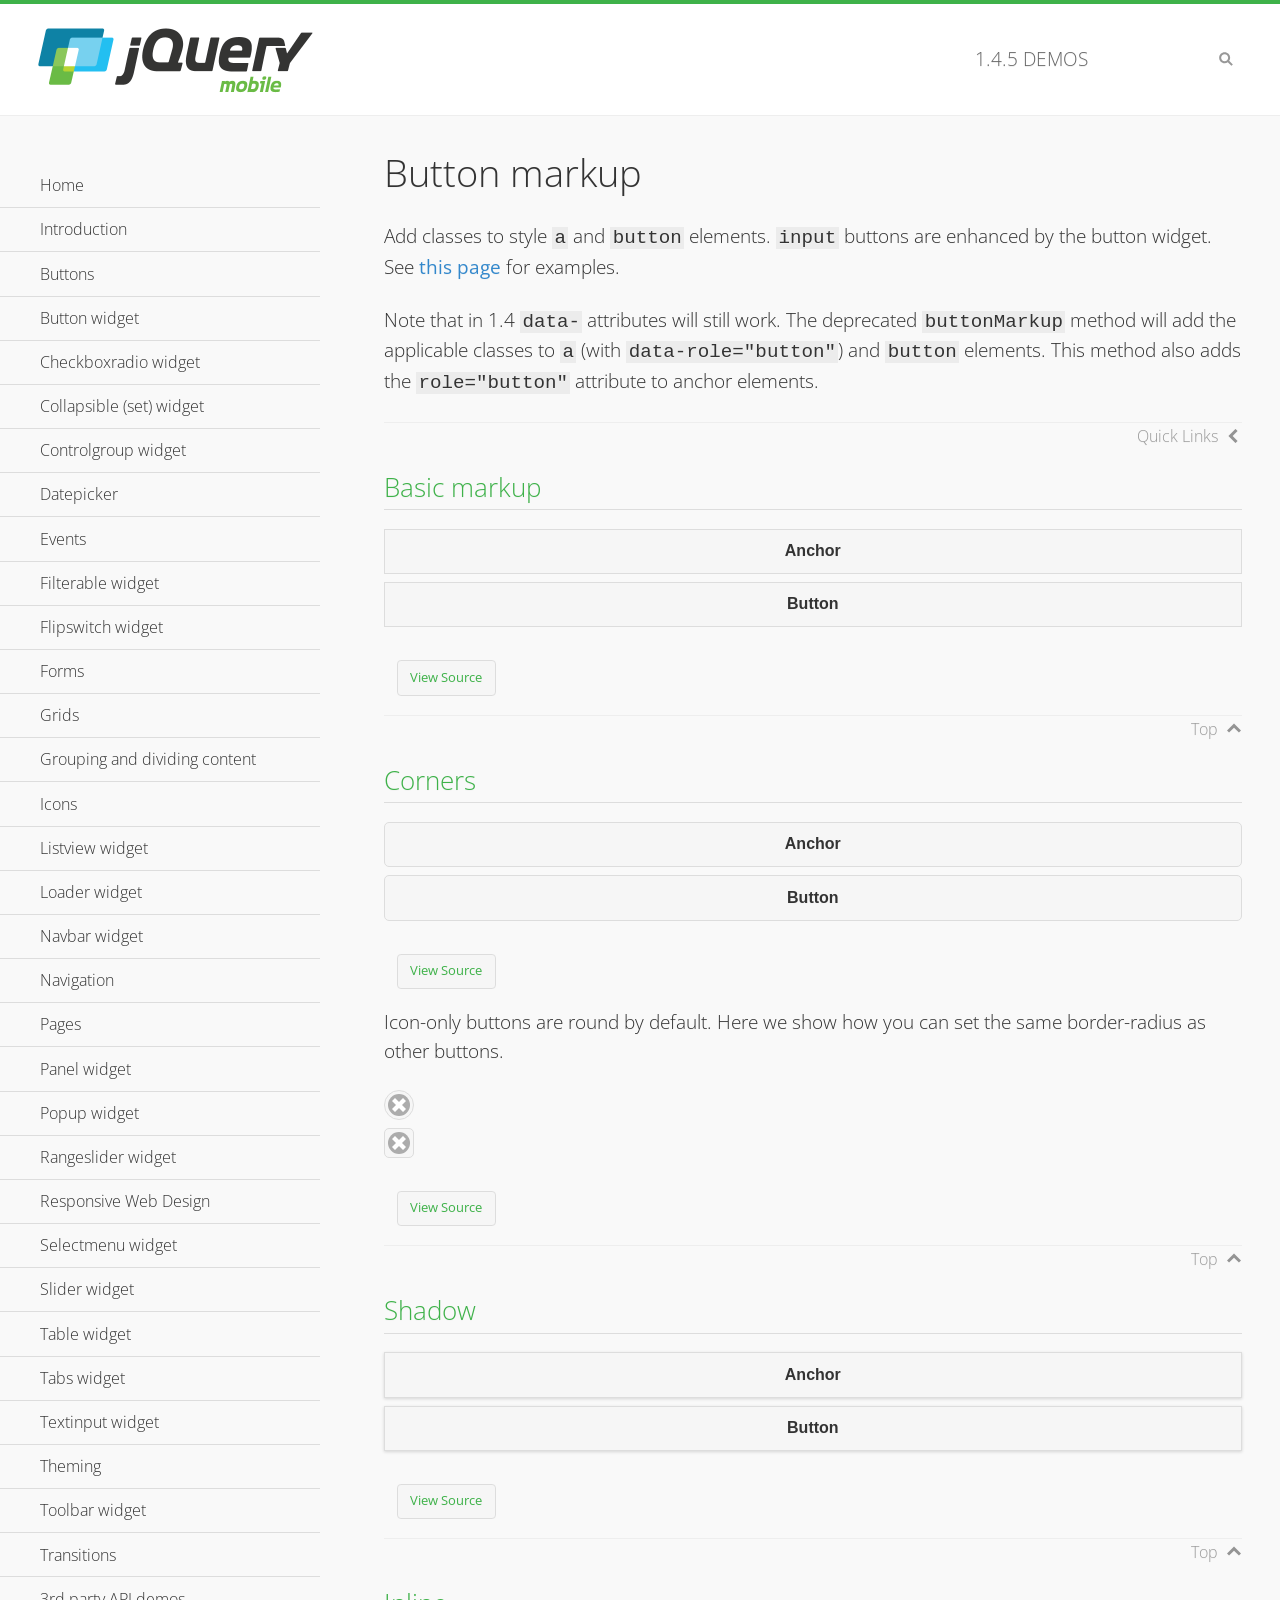
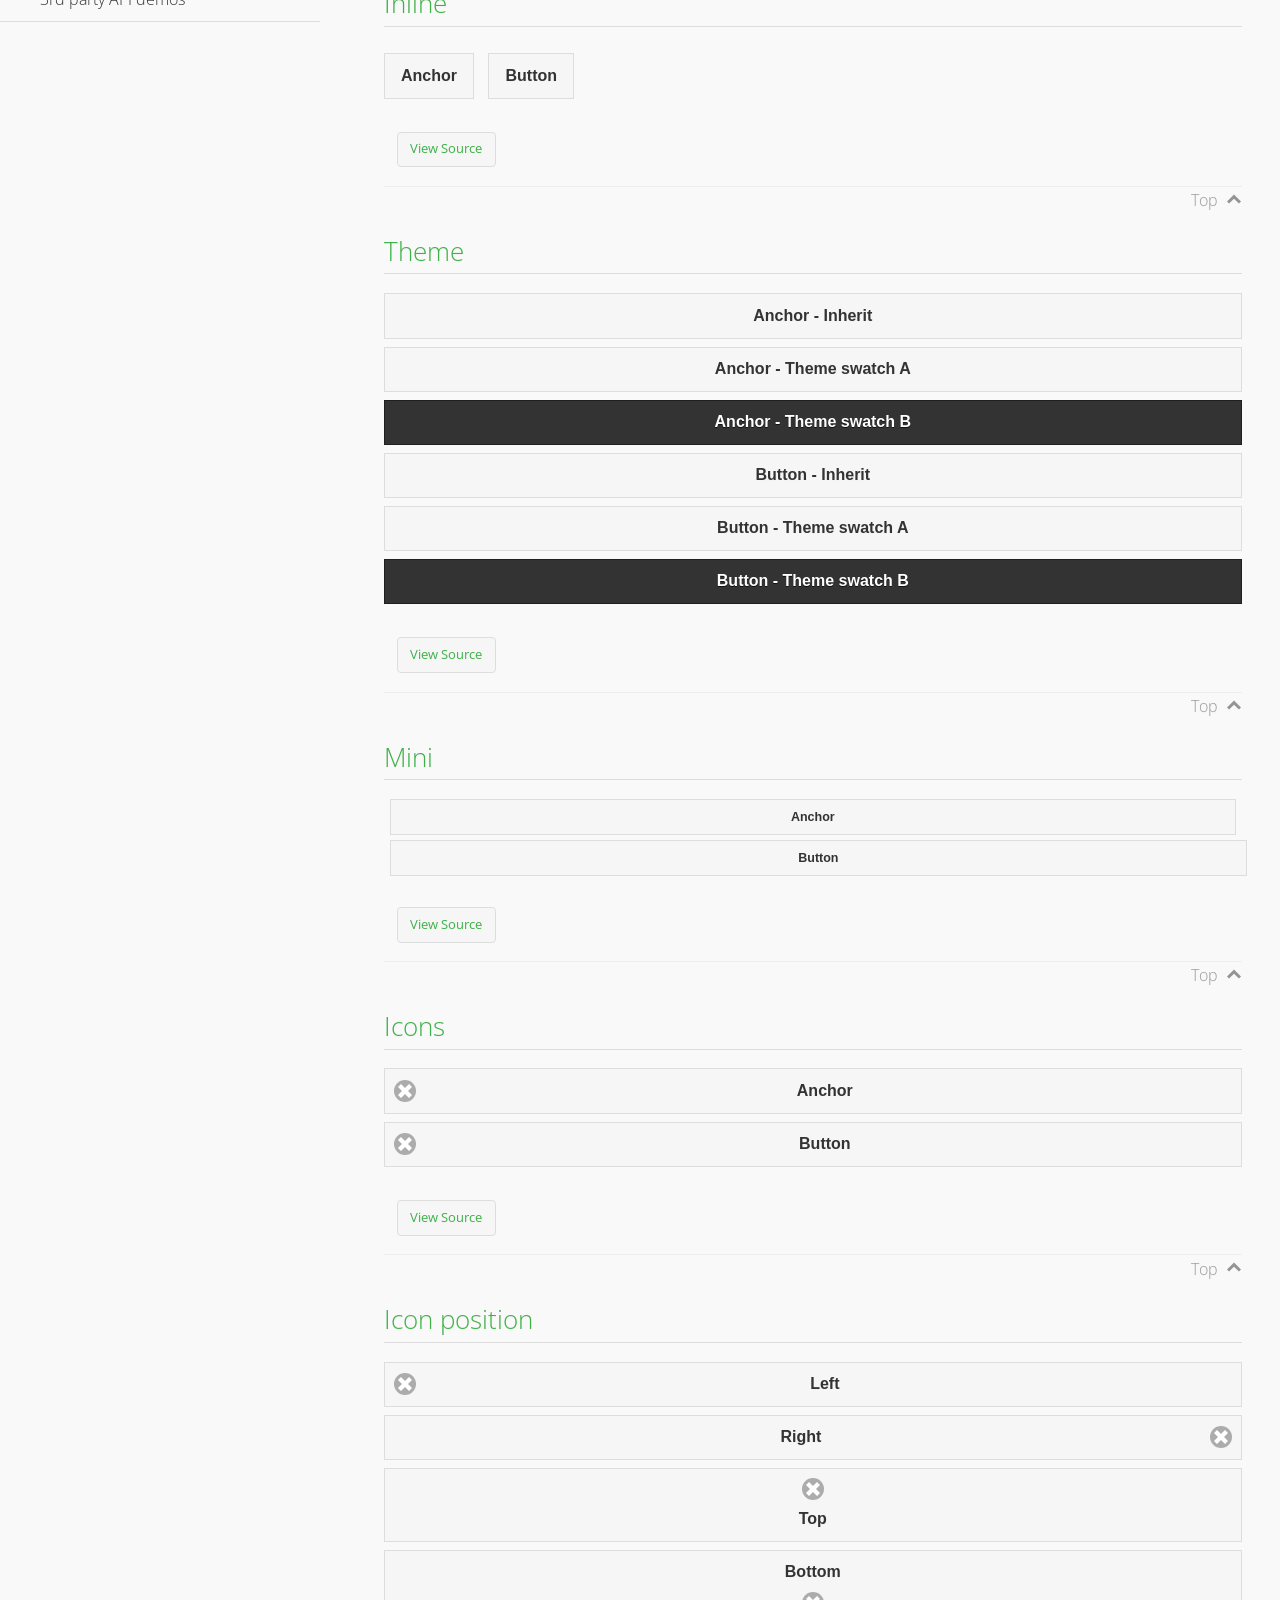
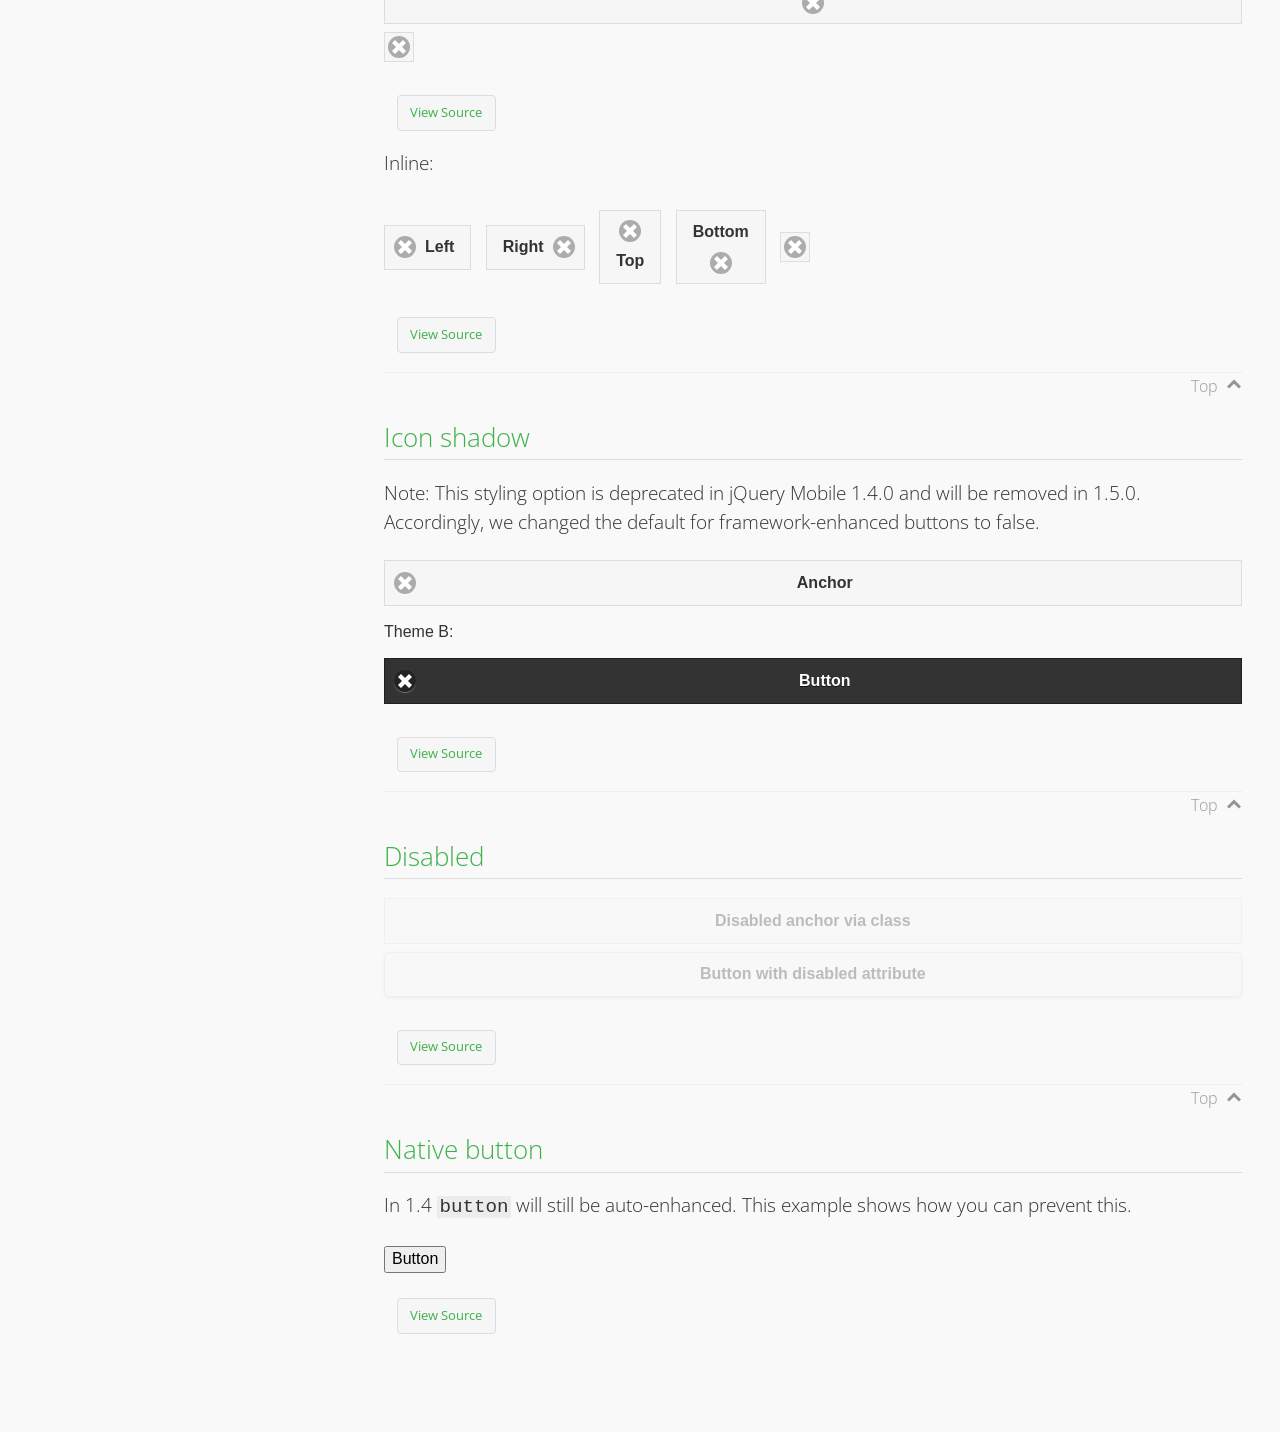
<file: www/JQueryMobile/demos/button-markup/index.html>
<!DOCTYPE html>
<html>
<head>
	<meta charset="utf-8">
	<meta name="viewport" content="width=device-width, initial-scale=1">
	<title>Button markup - jQuery Mobile Demos</title>
	<link rel="shortcut icon" href="../favicon.ico">
    <link rel="stylesheet" href="http://fonts.googleapis.com/css?family=Open+Sans:300,400,700">
	<link rel="stylesheet" href="../css/themes/default/jquery.mobile-1.4.5.min.css">
	<link rel="stylesheet" href="../_assets/css/jqm-demos.css">
	<script src="../js/jquery.js"></script>
	<script src="../_assets/js/index.js"></script>
	<script src="../js/jquery.mobile-1.4.5.min.js"></script>
	<style>
		#custom-border-radius .ui-btn-icon-notext.ui-corner-all {
			-webkit-border-radius: .3125em;
			border-radius: .3125em;
		}
	</style>
</head>
<body>
<div data-role="page" class="jqm-demos" data-quicklinks="true">

	<div data-role="header" class="jqm-header">
		<h2><a href="../" title="jQuery Mobile Demos home"><img src="../_assets/img/jquery-logo.png" alt="jQuery Mobile"></a></h2>
		<p><span class="jqm-version"></span> Demos</p>
		<a href="#" class="jqm-navmenu-link ui-btn ui-btn-icon-notext ui-corner-all ui-icon-bars ui-nodisc-icon ui-alt-icon ui-btn-left">Menu</a>
		<a href="#" class="jqm-search-link ui-btn ui-btn-icon-notext ui-corner-all ui-icon-search ui-nodisc-icon ui-alt-icon ui-btn-right">Search</a>
	</div><!-- /header -->

	<div role="main" class="ui-content jqm-content">

		<h1>Button markup</h1>

		<p>Add classes to style <code>a</code> and <code>button</code> elements. <code>input</code> buttons are enhanced by the button widget. See <a href="../button/" data-ajax="false">this page</a> for examples.</p>

		<p>Note that in 1.4 <code>data-</code> attributes will still work. The deprecated <code>buttonMarkup</code> method will add the applicable classes to <code>a</code> (with <code>data-role="button"</code>) and <code>button</code> elements. This method also adds the <code>role="button"</code> attribute to anchor elements.</p>

		<h2>Basic markup</h2>

		<div data-demo-html="true">
			<a href="#" class="ui-btn">Anchor</a>
			<button class="ui-btn">Button</button>
		</div><!--/demo-html -->

		<h2>Corners</h2>

		<div data-demo-html="true">
			<a href="#" class="ui-btn ui-corner-all">Anchor</a>
			<button class="ui-btn ui-corner-all">Button</button>
		</div><!--/demo-html -->

		<p>Icon-only buttons are round by default. Here we show how you can set the same border-radius as other buttons.</p>

		<div data-demo-html="true" data-demo-css="true">
			<a href="#" class="ui-btn ui-icon-delete ui-btn-icon-notext ui-corner-all">No text</a>
			<div id="custom-border-radius">
				<a href="#" class="ui-btn ui-icon-delete ui-btn-icon-notext ui-corner-all">No text</a>
			</div>
		</div><!--/demo-html -->

		<h2>Shadow</h2>

		<div data-demo-html="true">
			<a href="#" class="ui-btn ui-shadow">Anchor</a>
			<button class="ui-btn ui-shadow">Button</button>
		</div><!--/demo-html -->

		<h2>Inline</h2>

		<div data-demo-html="true">
			<a href="#" class="ui-btn ui-btn-inline">Anchor</a>
			<button class="ui-btn ui-btn-inline">Button</button>
		</div><!--/demo-html -->

		<h2>Theme</h2>

		<div data-demo-html="true">
			<a href="#" class="ui-btn">Anchor - Inherit</a>
			<a href="#" class="ui-btn ui-btn-a">Anchor - Theme swatch A</a>
			<a href="#" class="ui-btn ui-btn-b">Anchor - Theme swatch B</a>
			<button class="ui-btn">Button - Inherit</button>
			<button class="ui-btn ui-btn-a">Button - Theme swatch A</button>
			<button class="ui-btn ui-btn-b">Button - Theme swatch B</button>
		</div><!--/demo-html -->

		<h2>Mini</h2>

		<div data-demo-html="true">
			<a href="#" class="ui-btn ui-mini">Anchor</a>
			<button class="ui-btn ui-mini">Button</button>
		</div><!--/demo-html -->

		<h2>Icons</h2>

		<div data-demo-html="true">
			<a href="#" class="ui-btn ui-icon-delete ui-btn-icon-left">Anchor</a>
			<button class="ui-btn ui-icon-delete ui-btn-icon-left">Button</button>
		</div><!--/demo-html -->

		<h2>Icon position</h2>

		<div data-demo-html="true">
			<a href="#" class="ui-btn ui-icon-delete ui-btn-icon-left">Left</a>
			<a href="#" class="ui-btn ui-icon-delete ui-btn-icon-right">Right</a>
			<a href="#" class="ui-btn ui-icon-delete ui-btn-icon-top">Top</a>
			<a href="#" class="ui-btn ui-icon-delete ui-btn-icon-bottom">Bottom</a>
			<a href="#" class="ui-btn ui-icon-delete ui-btn-icon-notext">Icon only</a>
		</div><!--/demo-html -->

		<p>Inline:</p>

		<div data-demo-html="true">
			<a href="#" class="ui-btn ui-btn-inline ui-icon-delete ui-btn-icon-left">Left</a>
			<a href="#" class="ui-btn ui-btn-inline ui-icon-delete ui-btn-icon-right">Right</a>
			<a href="#" class="ui-btn ui-btn-inline ui-icon-delete ui-btn-icon-top">Top</a>
			<a href="#" class="ui-btn ui-btn-inline ui-icon-delete ui-btn-icon-bottom">Bottom</a>
			<a href="#" class="ui-btn ui-btn-inline ui-icon-delete ui-btn-icon-notext">Icon only</a>
		</div><!--/demo-html -->

		<h2>Icon shadow</h2>
		<p>Note: This styling option is deprecated in jQuery Mobile 1.4.0 and will be removed in 1.5.0. Accordingly, we changed the default for framework-enhanced buttons to false.</p>

		<div data-demo-html="true">
			<a href="#" class="ui-btn ui-icon-delete ui-btn-icon-left ui-shadow-icon">Anchor</a>
			<p>Theme B:</p>
			<button class="ui-btn ui-icon-delete ui-btn-icon-left ui-shadow-icon ui-btn-b">Button</button>
		</div><!--/demo-html -->

		<h2>Disabled</h2>

		<div data-demo-html="true">
			<a href="#" class="ui-btn ui-state-disabled">Disabled anchor via class</a>
			<button disabled>Button with disabled attribute</button>
		</div><!--/demo-html -->

		<h2>Native button</h2>
		<!-- TODO: Remove this demo in 1.5 -->
		<p>In 1.4 <code>button</code> will still be auto-enhanced. This example shows how you can prevent this.</p>

		<div data-demo-html="true">
			<button data-role="none">Button</button>
		</div><!--/demo-html -->

	</div><!-- /content -->
	    <div data-role="panel" class="jqm-navmenu-panel" data-position="left" data-display="overlay" data-theme="a">
	    	<ul class="jqm-list ui-alt-icon ui-nodisc-icon">
<li data-filtertext="demos homepage" data-icon="home"><a href=".././">Home</a></li>
<li data-filtertext="introduction overview getting started"><a href="../intro/" data-ajax="false">Introduction</a></li>
<li data-filtertext="buttons button markup buttonmarkup method anchor link button element"><a href="../button-markup/" data-ajax="false">Buttons</a></li>
<li data-filtertext="form button widget input button submit reset"><a href="../button/" data-ajax="false">Button widget</a></li>
<li data-role="collapsible" data-enhanced="true" data-collapsed-icon="carat-d" data-expanded-icon="carat-u" data-iconpos="right" data-inset="false" class="ui-collapsible ui-collapsible-themed-content ui-collapsible-collapsed">
	<h3 class="ui-collapsible-heading ui-collapsible-heading-collapsed">
		<a href="#" class="ui-collapsible-heading-toggle ui-btn ui-btn-icon-right ui-btn-inherit ui-icon-carat-d">
		    Checkboxradio widget<span class="ui-collapsible-heading-status"> click to expand contents</span>
		</a>
	</h3>
	<div class="ui-collapsible-content ui-body-inherit ui-collapsible-content-collapsed" aria-hidden="true">
		<ul>
			<li data-filtertext="form checkboxradio widget checkbox input checkboxes controlgroups"><a href="../checkboxradio-checkbox/" data-ajax="false">Checkboxes</a></li>
			<li data-filtertext="form checkboxradio widget radio input radio buttons controlgroups"><a href="../checkboxradio-radio/" data-ajax="false">Radio buttons</a></li>
		</ul>
	</div>
</li>
<li data-role="collapsible" data-enhanced="true" data-collapsed-icon="carat-d" data-expanded-icon="carat-u" data-iconpos="right" data-inset="false" class="ui-collapsible ui-collapsible-themed-content ui-collapsible-collapsed">
	<h3 class="ui-collapsible-heading ui-collapsible-heading-collapsed">
		<a href="#" class="ui-collapsible-heading-toggle ui-btn ui-btn-icon-right ui-btn-inherit ui-icon-carat-d">
			Collapsible (set) widget<span class="ui-collapsible-heading-status"> click to expand contents</span>
		</a>
	</h3>
	<div class="ui-collapsible-content ui-body-inherit ui-collapsible-content-collapsed" aria-hidden="true">
		<ul>
			<li data-filtertext="collapsibles content formatting"><a href="../collapsible/" data-ajax="false">Collapsible</a></li>
			<li data-filtertext="dynamic collapsible set accordion append expand"><a href="../collapsible-dynamic/" data-ajax="false">Dynamic collapsibles</a></li>
			<li data-filtertext="accordions collapsible set widget content formatting grouped collapsibles"><a href="../collapsibleset/" data-ajax="false">Collapsible set</a></li>
		</ul>
	</div>
</li>
<li data-role="collapsible" data-enhanced="true" data-collapsed-icon="carat-d" data-expanded-icon="carat-u" data-iconpos="right" data-inset="false" class="ui-collapsible ui-collapsible-themed-content ui-collapsible-collapsed">
	<h3 class="ui-collapsible-heading ui-collapsible-heading-collapsed">
		<a href="#" class="ui-collapsible-heading-toggle ui-btn ui-btn-icon-right ui-btn-inherit ui-icon-carat-d">
			Controlgroup widget<span class="ui-collapsible-heading-status"> click to expand contents</span>
		</a>
	</h3>
	<div class="ui-collapsible-content ui-body-inherit ui-collapsible-content-collapsed" aria-hidden="true">
		<ul>
			<li data-filtertext="controlgroups selectmenu checkboxradio input grouped buttons horizontal vertical"><a href="../controlgroup/" data-ajax="false">Controlgroup</a></li>
			<li data-filtertext="dynamic controlgroup dynamically add buttons"><a href="../controlgroup-dynamic/" data-ajax="false">Dynamic controlgroups</a></li>
		</ul>
	</div>
</li>
<li data-filtertext="form datepicker widget date input"><a href="../datepicker/" data-ajax="false">Datepicker</a></li>
<li data-role="collapsible" data-enhanced="true" data-collapsed-icon="carat-d" data-expanded-icon="carat-u" data-iconpos="right" data-inset="false" class="ui-collapsible ui-collapsible-themed-content ui-collapsible-collapsed">
	<h3 class="ui-collapsible-heading ui-collapsible-heading-collapsed">
		<a href="#" class="ui-collapsible-heading-toggle ui-btn ui-btn-icon-right ui-btn-inherit ui-icon-carat-d">
			Events<span class="ui-collapsible-heading-status"> click to expand contents</span>
		</a>
	</h3>
	<div class="ui-collapsible-content ui-body-inherit ui-collapsible-content-collapsed" aria-hidden="true">
		<ul>
			<li data-filtertext="swipe to delete list items listviews swipe events"><a href="../swipe-list/" data-ajax="false">Swipe list items</a></li>
			<li data-filtertext="swipe to navigate swipe page navigation swipe events"><a href="../swipe-page/" data-ajax="false">Swipe page navigation</a></li>
		</ul>
	</div>
</li>
<li data-filtertext="filterable filter elements sorting searching listview table"><a href="../filterable/" data-ajax="false">Filterable widget</a></li>
<li data-filtertext="form flipswitch widget flip toggle switch binary select checkbox input"><a href="../flipswitch/" data-ajax="false">Flipswitch widget</a></li>
<li data-role="collapsible" data-enhanced="true" data-collapsed-icon="carat-d" data-expanded-icon="carat-u" data-iconpos="right" data-inset="false" class="ui-collapsible ui-collapsible-themed-content ui-collapsible-collapsed">
	<h3 class="ui-collapsible-heading ui-collapsible-heading-collapsed">
		<a href="#" class="ui-collapsible-heading-toggle ui-btn ui-btn-icon-right ui-btn-inherit ui-icon-carat-d">
			Forms<span class="ui-collapsible-heading-status"> click to expand contents</span>
		</a>
	</h3>
	<div class="ui-collapsible-content ui-body-inherit ui-collapsible-content-collapsed" aria-hidden="true">
		<ul>
			<li data-filtertext="forms text checkbox radio range button submit reset inputs selects textarea slider flipswitch label form elements"><a href="../forms/" data-ajax="false">Forms</a></li>
			<li data-filtertext="form hide labels hidden accessible ui-hidden-accessible forms"><a href="../forms-label-hidden-accessible/" data-ajax="false">Hide labels</a></li>
			<li data-filtertext="form field containers fieldcontain ui-field-contain forms"><a href="../forms-field-contain/" data-ajax="false">Field containers</a></li>
			<li data-filtertext="forms disabled form elements"><a href="../forms-disabled/" data-ajax="false">Forms disabled</a></li>
			<li data-filtertext="forms gallery examples overview forms text checkbox radio range button submit reset inputs selects textarea slider flipswitch label form elements"><a href="../forms-gallery/" data-ajax="false">Forms gallery</a></li>
		</ul>
	</div>
</li>
<li data-role="collapsible" data-enhanced="true" data-collapsed-icon="carat-d" data-expanded-icon="carat-u" data-iconpos="right" data-inset="false" class="ui-collapsible ui-collapsible-themed-content ui-collapsible-collapsed">
	<h3 class="ui-collapsible-heading ui-collapsible-heading-collapsed">
		<a href="#" class="ui-collapsible-heading-toggle ui-btn ui-btn-icon-right ui-btn-inherit ui-icon-carat-d">
			Grids<span class="ui-collapsible-heading-status"> click to expand contents</span>
		</a>
	</h3>
	<div class="ui-collapsible-content ui-body-inherit ui-collapsible-content-collapsed" aria-hidden="true">
		<ul>
			<li data-filtertext="grids columns blocks content formatting rwd responsive css framework"><a href="../grids/" data-ajax="false">Grids</a></li>
			<li data-filtertext="buttons in grids css framework"><a href="../grids-buttons/" data-ajax="false">Buttons in grids</a></li>
			<li data-filtertext="custom responsive grids rwd css framework"><a href="../grids-custom-responsive/" data-ajax="false">Custom responsive grids</a></li>
		</ul>
	</div>
</li>
<li data-filtertext="blocks content formatting sections heading"><a href="../body-bar-classes/" data-ajax="false">Grouping and dividing content</a></li>
<li data-role="collapsible" data-enhanced="true" data-collapsed-icon="carat-d" data-expanded-icon="carat-u" data-iconpos="right" data-inset="false" class="ui-collapsible ui-collapsible-themed-content ui-collapsible-collapsed">
	<h3 class="ui-collapsible-heading ui-collapsible-heading-collapsed">
		<a href="#" class="ui-collapsible-heading-toggle ui-btn ui-btn-icon-right ui-btn-inherit ui-icon-carat-d">
			Icons<span class="ui-collapsible-heading-status"> click to expand contents</span>
		</a>
	</h3>
	<div class="ui-collapsible-content ui-body-inherit ui-collapsible-content-collapsed" aria-hidden="true">
		<ul>
			<li data-filtertext="button icons svg disc alt custom icon position"><a href="../icons/" data-ajax="false">Icons</a></li>
			<li data-filtertext=""><a href="../icons-grunticon/" data-ajax="false">Grunticon loader</a></li>
		</ul>
	</div>
</li>
<li data-role="collapsible" data-enhanced="true" data-collapsed-icon="carat-d" data-expanded-icon="carat-u" data-iconpos="right" data-inset="false" class="ui-collapsible ui-collapsible-themed-content ui-collapsible-collapsed">
	<h3 class="ui-collapsible-heading ui-collapsible-heading-collapsed">
		<a href="#" class="ui-collapsible-heading-toggle ui-btn ui-btn-icon-right ui-btn-inherit ui-icon-carat-d">
			Listview widget<span class="ui-collapsible-heading-status"> click to expand contents</span>
		</a>
	</h3>
	<div class="ui-collapsible-content ui-body-inherit ui-collapsible-content-collapsed" aria-hidden="true">
		<ul>
			<li data-filtertext="listview widget thumbnails icons nested split button collapsible ul ol"><a href="../listview/" data-ajax="false">Listview</a></li>
			<li data-filtertext="autocomplete filterable reveal listview filtertextbeforefilter placeholder"><a href="../listview-autocomplete/" data-ajax="false">Listview autocomplete</a></li>
			<li data-filtertext="autocomplete filterable reveal listview remote data filtertextbeforefilter placeholder"><a href="../listview-autocomplete-remote/" data-ajax="false">Listview autocomplete remote data</a></li>
			<li data-filtertext="autodividers anchor jump scroll linkbars listview lists ul ol"><a href="../listview-autodividers-linkbar/" data-ajax="false">Listview autodividers linkbar</a></li>
			<li data-filtertext="listview autodividers selector autodividersselector lists ul ol"><a href="../listview-autodividers-selector/" data-ajax="false">Listview autodividers selector</a></li>
			<li data-filtertext="listview nested list items"><a href="../listview-nested-lists/" data-ajax="false">Nested Listviews</a></li>
			<li data-filtertext="listview collapsible list items flat"><a href="../listview-collapsible-item-flat/" data-ajax="false">Listview collapsible list items (flat)</a></li>
			<li data-filtertext="listview collapsible list indented"><a href="../listview-collapsible-item-indented/" data-ajax="false">Listview collapsible list items (indented)</a></li>
			<li data-filtertext="grid listview responsive grids responsive listviews lists ul"><a href="../listview-grid/" data-ajax="false">Listview responsive grid</a></li>
		</ul>
	</div>
</li>
<li data-filtertext="loader widget page loading navigation overlay spinner"><a href="../loader/" data-ajax="false">Loader widget</a></li>
<li data-filtertext="navbar widget navmenu toolbars header footer"><a href="../navbar/" data-ajax="false">Navbar widget</a></li>
<li data-role="collapsible" data-enhanced="true" data-collapsed-icon="carat-d" data-expanded-icon="carat-u" data-iconpos="right" data-inset="false" class="ui-collapsible ui-collapsible-themed-content ui-collapsible-collapsed">
	<h3 class="ui-collapsible-heading ui-collapsible-heading-collapsed">
		<a href="#" class="ui-collapsible-heading-toggle ui-btn ui-btn-icon-right ui-btn-inherit ui-icon-carat-d">
			Navigation<span class="ui-collapsible-heading-status"> click to expand contents</span>
		</a>
	</h3>
	<div class="ui-collapsible-content ui-body-inherit ui-collapsible-content-collapsed" aria-hidden="true">
		<ul>
			<li data-filtertext="ajax navigation navigate widget history event method"><a href="../navigation/" data-ajax="false">Navigation</a></li>
			<li data-filtertext="linking pages page links navigation ajax prefetch cache"><a href="../navigation-linking-pages/" data-ajax="false">Linking pages</a></li>
			<!-- <li data-filtertext="php redirect server redirection server-side navigation"><a href="../navigation-php-redirect/" data-ajax="false">PHP redirect demo</a></li>-->
			<li data-filtertext="navigation redirection hash query"><a href="../navigation-hash-processing/" data-ajax="false">Hash processing demo</a></li>
			<li data-filtertext="navigation redirection hash query"><a href="../page-events/" data-ajax="false">Page Navigation Events</a></li>
		</ul>
	</div>
</li>
<li data-role="collapsible" data-enhanced="true" data-collapsed-icon="carat-d" data-expanded-icon="carat-u" data-iconpos="right" data-inset="false" class="ui-collapsible ui-collapsible-themed-content ui-collapsible-collapsed">
	<h3 class="ui-collapsible-heading ui-collapsible-heading-collapsed">
		<a href="#" class="ui-collapsible-heading-toggle ui-btn ui-btn-icon-right ui-btn-inherit ui-icon-carat-d">
			Pages<span class="ui-collapsible-heading-status"> click to expand contents</span>
		</a>
	</h3>
	<div class="ui-collapsible-content ui-body-inherit ui-collapsible-content-collapsed" aria-hidden="true">
		<ul>
			<li data-filtertext="pages page widget ajax navigation"><a href="../pages/" data-ajax="false">Pages</a></li>
			<li data-filtertext="single page"><a href="../pages-single-page/" data-ajax="false">Single page</a></li>
			<li data-filtertext="multipage multi-page page"><a href="../pages-multi-page/" data-ajax="false">Multi-page template</a></li>
			<li data-filtertext="dialog page widget modal popup"><a href="../pages-dialog/" data-ajax="false">Dialog page</a></li>
		</ul>
	</div>
</li>
<li data-role="collapsible" data-enhanced="true" data-collapsed-icon="carat-d" data-expanded-icon="carat-u" data-iconpos="right" data-inset="false" class="ui-collapsible ui-collapsible-themed-content ui-collapsible-collapsed">
	<h3 class="ui-collapsible-heading ui-collapsible-heading-collapsed">
		<a href="#" class="ui-collapsible-heading-toggle ui-btn ui-btn-icon-right ui-btn-inherit ui-icon-carat-d">
			Panel widget<span class="ui-collapsible-heading-status"> click to expand contents</span>
		</a>
	</h3>
	<div class="ui-collapsible-content ui-body-inherit ui-collapsible-content-collapsed" aria-hidden="true">
		<ul>
			<li data-filtertext="panel widget sliding panels reveal push overlay responsive"><a href="../panel/" data-ajax="false">Panel</a></li>
			<li data-filtertext=""><a href="../panel-external/" data-ajax="false">External panels</a></li>
			<li data-filtertext="panel "><a href="../panel-fixed/" data-ajax="false">Fixed panels</a></li>
			<li data-filtertext="panel slide panels sliding panels shadow rwd responsive breakpoint"><a href="../panel-responsive/" data-ajax="false">Panels responsive</a></li>
			<li data-filtertext="panel custom style custom panel width reveal shadow listview panel styling page background wrapper"><a href="../panel-styling/" data-ajax="false">Custom panel style</a></li>
			<li data-filtertext="panel open on swipe"><a href="../panel-swipe-open/" data-ajax="false">Panel open on swipe</a></li>
			<li data-filtertext="panels outside page internal external toolbars"><a href="../panel-external-internal/" data-ajax="false">Panel external and internal</a></li>
		</ul>
	</div>
</li>
<li data-role="collapsible" data-enhanced="true" data-collapsed-icon="carat-d" data-expanded-icon="carat-u" data-iconpos="right" data-inset="false" class="ui-collapsible ui-collapsible-themed-content ui-collapsible-collapsed">
	<h3 class="ui-collapsible-heading ui-collapsible-heading-collapsed">
		<a href="#" class="ui-collapsible-heading-toggle ui-btn ui-btn-icon-right ui-btn-inherit ui-icon-carat-d">
			Popup widget<span class="ui-collapsible-heading-status"> click to expand contents</span>
		</a>
	</h3>
	<div class="ui-collapsible-content ui-body-inherit ui-collapsible-content-collapsed" aria-hidden="true">
		<ul>
			<li data-filtertext="popup widget popups dialog modal transition tooltip lightbox form overlay screen flip pop fade transition"><a href="../popup/" data-ajax="false">Popup</a></li>
			<li data-filtertext="popup alignment position"><a href="../popup-alignment/" data-ajax="false">Popup alignment</a></li>
			<li data-filtertext="popup arrow size popups popover"><a href="../popup-arrow-size/" data-ajax="false">Popup arrow size</a></li>
			<li data-filtertext="dynamic popups popup images lightbox"><a href="../popup-dynamic/" data-ajax="false">Dynamic popups</a></li>
			<li data-filtertext="popups with iframes scaling"><a href="../popup-iframe/" data-ajax="false">Popups with iframes</a></li>
			<li data-filtertext="popup image scaling"><a href="../popup-image-scaling/" data-ajax="false">Popup image scaling</a></li>
			<li data-filtertext="external popup outside multi-page"><a href="../popup-outside-multipage/" data-ajax="false">Popup outside multi-page</a></li>
		</ul>
	</div>
</li>
<li data-filtertext="form rangeslider widget dual sliders dual handle sliders range input"><a href="../rangeslider/" data-ajax="false">Rangeslider widget</a></li>
<li data-filtertext="responsive web design rwd adaptive progressive enhancement PE accessible mobile breakpoints media query media queries"><a href="../rwd/" data-ajax="false">Responsive Web Design</a></li>
<li data-role="collapsible" data-enhanced="true" data-collapsed-icon="carat-d" data-expanded-icon="carat-u" data-iconpos="right" data-inset="false" class="ui-collapsible ui-collapsible-themed-content ui-collapsible-collapsed">
	<h3 class="ui-collapsible-heading ui-collapsible-heading-collapsed">
		<a href="#" class="ui-collapsible-heading-toggle ui-btn ui-btn-icon-right ui-btn-inherit ui-icon-carat-d">
			Selectmenu widget<span class="ui-collapsible-heading-status"> click to expand contents</span>
		</a>
	</h3>
	<div class="ui-collapsible-content ui-body-inherit ui-collapsible-content-collapsed" aria-hidden="true">
		<ul>
			<li data-filtertext="form selectmenu widget select input custom select menu selects"><a href="../selectmenu/" data-ajax="false">Selectmenu</a></li>
			<li data-filtertext="form custom select menu selectmenu widget custom menu option optgroup multiple selects"><a href="../selectmenu-custom/" data-ajax="false">Custom select menu</a></li>
			<li data-filtertext="filterable select filter popup dialog"><a href="../selectmenu-custom-filter/" data-ajax="false">Custom select menu with filter</a></li>
		</ul>
	</div>
</li>
<li data-role="collapsible" data-enhanced="true" data-collapsed-icon="carat-d" data-expanded-icon="carat-u" data-iconpos="right" data-inset="false" class="ui-collapsible ui-collapsible-themed-content ui-collapsible-collapsed">
	<h3 class="ui-collapsible-heading ui-collapsible-heading-collapsed">
		<a href="#" class="ui-collapsible-heading-toggle ui-btn ui-btn-icon-right ui-btn-inherit ui-icon-carat-d">
			Slider widget<span class="ui-collapsible-heading-status"> click to expand contents</span>
		</a>
	</h3>
	<div class="ui-collapsible-content ui-body-inherit ui-collapsible-content-collapsed" aria-hidden="true">
		<ul>
			<li data-filtertext="form slider widget range input single sliders"><a href="../slider/" data-ajax="false">Slider</a></li>
			<li data-filtertext="form slider widget flipswitch slider binary select flip toggle switch"><a href="../slider-flipswitch/" data-ajax="false">Slider flip toggle switch</a></li>
			<li data-filtertext="form slider tooltip handle value input range sliders"><a href="../slider-tooltip/" data-ajax="false">Slider tooltip</a></li>
		</ul>
	</div>
</li>
<li data-role="collapsible" data-enhanced="true" data-collapsed-icon="carat-d" data-expanded-icon="carat-u" data-iconpos="right" data-inset="false" class="ui-collapsible ui-collapsible-themed-content ui-collapsible-collapsed">
	<h3 class="ui-collapsible-heading ui-collapsible-heading-collapsed">
		<a href="#" class="ui-collapsible-heading-toggle ui-btn ui-btn-icon-right ui-btn-inherit ui-icon-carat-d">
			Table widget<span class="ui-collapsible-heading-status"> click to expand contents</span>
		</a>
	</h3>
	<div class="ui-collapsible-content ui-body-inherit ui-collapsible-content-collapsed" aria-hidden="true">
		<ul>
			<li data-filtertext="table widget reflow column toggle th td responsive tables rwd hide show tabular"><a href="../table-column-toggle/" data-ajax="false">Table Column Toggle</a></li>
			<li data-filtertext="table column toggle phone comparison demo"><a href="../table-column-toggle-example/" data-ajax="false">Table Column Toggle demo</a></li>
			<li data-filtertext="responsive tables table column toggle heading groups rwd breakpoint"><a href="../table-column-toggle-heading-groups/" data-ajax="false">Table Column Toggle heading groups</a></li>
			<li data-filtertext="responsive tables table column toggle hide rwd breakpoint customization options"><a href="../table-column-toggle-options/" data-ajax="false">Table Column Toggle options</a></li>
			<li data-filtertext="table reflow th td responsive rwd columns tabular"><a href="../table-reflow/" data-ajax="false">Table Reflow</a></li>
			<li data-filtertext="responsive tables table reflow heading groups rwd breakpoint"><a href="../table-reflow-heading-groups/" data-ajax="false">Table Reflow heading groups</a></li>
			<li data-filtertext="responsive tables table reflow stripes strokes table style"><a href="../table-reflow-stripes-strokes/" data-ajax="false">Table Reflow stripes and strokes</a></li>
			<li data-filtertext="responsive tables table reflow stack custom styles"><a href="../table-reflow-styling/" data-ajax="false">Table Reflow custom styles</a></li>
		</ul>
	</div>
</li>
<li data-filtertext="ui tabs widget"><a href="../tabs/" data-ajax="false">Tabs widget</a></li>
<li data-filtertext="form textinput widget text input textarea number date time tel email file color password"><a href="../textinput/" data-ajax="false">Textinput widget</a></li>
<li data-role="collapsible" data-enhanced="true" data-collapsed-icon="carat-d" data-expanded-icon="carat-u" data-iconpos="right" data-inset="false" class="ui-collapsible ui-collapsible-themed-content ui-collapsible-collapsed">
	<h3 class="ui-collapsible-heading ui-collapsible-heading-collapsed">
		<a href="#" class="ui-collapsible-heading-toggle ui-btn ui-btn-icon-right ui-btn-inherit ui-icon-carat-d">
			Theming<span class="ui-collapsible-heading-status"> click to expand contents</span>
		</a>
	</h3>
	<div class="ui-collapsible-content ui-body-inherit ui-collapsible-content-collapsed" aria-hidden="true">
		<ul>
			<li data-filtertext="default theme swatches theming style css"><a href="../theme-default/" data-ajax="false">Default theme</a></li>
			<li data-filtertext="classic theme old theme swatches theming style css"><a href="../theme-classic/" data-ajax="false">Classic theme</a></li>
		</ul>
	</div>
</li>
<li data-role="collapsible" data-enhanced="true" data-collapsed-icon="carat-d" data-expanded-icon="carat-u" data-iconpos="right" data-inset="false" class="ui-collapsible ui-collapsible-themed-content ui-collapsible-collapsed">
	<h3 class="ui-collapsible-heading ui-collapsible-heading-collapsed">
		<a href="#" class="ui-collapsible-heading-toggle ui-btn ui-btn-icon-right ui-btn-inherit ui-icon-carat-d">
			Toolbar widget<span class="ui-collapsible-heading-status"> click to expand contents</span>
		</a>
	</h3>
	<div class="ui-collapsible-content ui-body-inherit ui-collapsible-content-collapsed" aria-hidden="true">
		<ul>
			<li data-filtertext="toolbar widget header footer toolbars fixed fullscreen external sections"><a href="../toolbar/" data-ajax="false">Toolbar</a></li>
			<li data-filtertext="dynamic toolbars dynamically add toolbar header footer"><a href="../toolbar-dynamic/" data-ajax="false">Dynamic toolbars</a></li>
			<li data-filtertext="external toolbars header footer"><a href="../toolbar-external/" data-ajax="false">External toolbars</a></li>
			<li data-filtertext="fixed toolbars header footer"><a href="../toolbar-fixed/" data-ajax="false">Fixed toolbars</a></li>
			<li data-filtertext="fixed fullscreen toolbars header footer"><a href="../toolbar-fixed-fullscreen/" data-ajax="false">Fullscreen toolbars</a></li>
			<li data-filtertext="external fixed toolbars header footer"><a href="../toolbar-fixed-external/" data-ajax="false">Fixed external toolbars</a></li>
			<li data-filtertext="external persistent toolbars header footer navbar navmenu"><a href="../toolbar-fixed-persistent/" data-ajax="false">Persistent toolbars</a></li>
			<li data-filtertext="external ajax optimized toolbars persistent toolbars header footer navbar"><a href="../toolbar-fixed-persistent-optimized/" data-ajax="false">Ajax optimized toolbars</a></li>
			<li data-filtertext="form in toolbars header footer"><a href="../toolbar-fixed-forms/" data-ajax="false">Form in toolbar</a></li>
		</ul>
	</div>
</li>
<li data-filtertext="page transitions animated pages popup navigation flip slide fade pop"><a href="../transitions/" data-ajax="false">Transitions</a></li>
<li data-role="collapsible" data-enhanced="true" data-collapsed-icon="carat-d" data-expanded-icon="carat-u" data-iconpos="right" data-inset="false" class="ui-collapsible ui-collapsible-themed-content ui-collapsible-collapsed">
	<h3 class="ui-collapsible-heading ui-collapsible-heading-collapsed">
		<a href="#" class="ui-collapsible-heading-toggle ui-btn ui-btn-icon-right ui-btn-inherit ui-icon-carat-d">
			3rd party API demos<span class="ui-collapsible-heading-status"> click to expand contents</span>
		</a>
	</h3>
	<div class="ui-collapsible-content ui-body-inherit ui-collapsible-content-collapsed" aria-hidden="true">
		<ul>
			<li data-filtertext="backbone requirejs navigation router"><a href="../backbone-requirejs/" data-ajax="false">Backbone RequireJS</a></li>
			<li data-filtertext="google maps geolocation demo"><a href="../map-geolocation/" data-ajax="false">Google Maps geolocation</a></li>
			<li data-filtertext="google maps hybrid"><a href="../map-list-toggle/" data-ajax="false">Google Maps list toggle</a></li>
		</ul>
	</div>
</li>



		     </ul>
		</div><!-- /panel -->


	<div data-role="footer" data-position="fixed" data-tap-toggle="false" class="jqm-footer">
		<p>jQuery Mobile Demos version <span class="jqm-version"></span></p>
		<p>Copyright 2014 The jQuery Foundation</p>
	</div><!-- /footer -->
	<!-- TODO: This should become an external panel so we can add input to markup (unique ID) -->
    <div data-role="panel" class="jqm-search-panel" data-position="right" data-display="overlay" data-theme="a">
		<div class="jqm-search">
			<ul class="jqm-list" data-filter-placeholder="Search demos..." data-filter-reveal="true">
<li data-filtertext="demos homepage" data-icon="home"><a href=".././">Home</a></li>
<li data-filtertext="introduction overview getting started"><a href="../intro/" data-ajax="false">Introduction</a></li>
<li data-filtertext="buttons button markup buttonmarkup method anchor link button element"><a href="../button-markup/" data-ajax="false">Buttons</a></li>
<li data-filtertext="form button widget input button submit reset"><a href="../button/" data-ajax="false">Button widget</a></li>
<li data-role="collapsible" data-enhanced="true" data-collapsed-icon="carat-d" data-expanded-icon="carat-u" data-iconpos="right" data-inset="false" class="ui-collapsible ui-collapsible-themed-content ui-collapsible-collapsed">
	<h3 class="ui-collapsible-heading ui-collapsible-heading-collapsed">
		<a href="#" class="ui-collapsible-heading-toggle ui-btn ui-btn-icon-right ui-btn-inherit ui-icon-carat-d">
		    Checkboxradio widget<span class="ui-collapsible-heading-status"> click to expand contents</span>
		</a>
	</h3>
	<div class="ui-collapsible-content ui-body-inherit ui-collapsible-content-collapsed" aria-hidden="true">
		<ul>
			<li data-filtertext="form checkboxradio widget checkbox input checkboxes controlgroups"><a href="../checkboxradio-checkbox/" data-ajax="false">Checkboxes</a></li>
			<li data-filtertext="form checkboxradio widget radio input radio buttons controlgroups"><a href="../checkboxradio-radio/" data-ajax="false">Radio buttons</a></li>
		</ul>
	</div>
</li>
<li data-role="collapsible" data-enhanced="true" data-collapsed-icon="carat-d" data-expanded-icon="carat-u" data-iconpos="right" data-inset="false" class="ui-collapsible ui-collapsible-themed-content ui-collapsible-collapsed">
	<h3 class="ui-collapsible-heading ui-collapsible-heading-collapsed">
		<a href="#" class="ui-collapsible-heading-toggle ui-btn ui-btn-icon-right ui-btn-inherit ui-icon-carat-d">
			Collapsible (set) widget<span class="ui-collapsible-heading-status"> click to expand contents</span>
		</a>
	</h3>
	<div class="ui-collapsible-content ui-body-inherit ui-collapsible-content-collapsed" aria-hidden="true">
		<ul>
			<li data-filtertext="collapsibles content formatting"><a href="../collapsible/" data-ajax="false">Collapsible</a></li>
			<li data-filtertext="dynamic collapsible set accordion append expand"><a href="../collapsible-dynamic/" data-ajax="false">Dynamic collapsibles</a></li>
			<li data-filtertext="accordions collapsible set widget content formatting grouped collapsibles"><a href="../collapsibleset/" data-ajax="false">Collapsible set</a></li>
		</ul>
	</div>
</li>
<li data-role="collapsible" data-enhanced="true" data-collapsed-icon="carat-d" data-expanded-icon="carat-u" data-iconpos="right" data-inset="false" class="ui-collapsible ui-collapsible-themed-content ui-collapsible-collapsed">
	<h3 class="ui-collapsible-heading ui-collapsible-heading-collapsed">
		<a href="#" class="ui-collapsible-heading-toggle ui-btn ui-btn-icon-right ui-btn-inherit ui-icon-carat-d">
			Controlgroup widget<span class="ui-collapsible-heading-status"> click to expand contents</span>
		</a>
	</h3>
	<div class="ui-collapsible-content ui-body-inherit ui-collapsible-content-collapsed" aria-hidden="true">
		<ul>
			<li data-filtertext="controlgroups selectmenu checkboxradio input grouped buttons horizontal vertical"><a href="../controlgroup/" data-ajax="false">Controlgroup</a></li>
			<li data-filtertext="dynamic controlgroup dynamically add buttons"><a href="../controlgroup-dynamic/" data-ajax="false">Dynamic controlgroups</a></li>
		</ul>
	</div>
</li>
<li data-filtertext="form datepicker widget date input"><a href="../datepicker/" data-ajax="false">Datepicker</a></li>
<li data-role="collapsible" data-enhanced="true" data-collapsed-icon="carat-d" data-expanded-icon="carat-u" data-iconpos="right" data-inset="false" class="ui-collapsible ui-collapsible-themed-content ui-collapsible-collapsed">
	<h3 class="ui-collapsible-heading ui-collapsible-heading-collapsed">
		<a href="#" class="ui-collapsible-heading-toggle ui-btn ui-btn-icon-right ui-btn-inherit ui-icon-carat-d">
			Events<span class="ui-collapsible-heading-status"> click to expand contents</span>
		</a>
	</h3>
	<div class="ui-collapsible-content ui-body-inherit ui-collapsible-content-collapsed" aria-hidden="true">
		<ul>
			<li data-filtertext="swipe to delete list items listviews swipe events"><a href="../swipe-list/" data-ajax="false">Swipe list items</a></li>
			<li data-filtertext="swipe to navigate swipe page navigation swipe events"><a href="../swipe-page/" data-ajax="false">Swipe page navigation</a></li>
		</ul>
	</div>
</li>
<li data-filtertext="filterable filter elements sorting searching listview table"><a href="../filterable/" data-ajax="false">Filterable widget</a></li>
<li data-filtertext="form flipswitch widget flip toggle switch binary select checkbox input"><a href="../flipswitch/" data-ajax="false">Flipswitch widget</a></li>
<li data-role="collapsible" data-enhanced="true" data-collapsed-icon="carat-d" data-expanded-icon="carat-u" data-iconpos="right" data-inset="false" class="ui-collapsible ui-collapsible-themed-content ui-collapsible-collapsed">
	<h3 class="ui-collapsible-heading ui-collapsible-heading-collapsed">
		<a href="#" class="ui-collapsible-heading-toggle ui-btn ui-btn-icon-right ui-btn-inherit ui-icon-carat-d">
			Forms<span class="ui-collapsible-heading-status"> click to expand contents</span>
		</a>
	</h3>
	<div class="ui-collapsible-content ui-body-inherit ui-collapsible-content-collapsed" aria-hidden="true">
		<ul>
			<li data-filtertext="forms text checkbox radio range button submit reset inputs selects textarea slider flipswitch label form elements"><a href="../forms/" data-ajax="false">Forms</a></li>
			<li data-filtertext="form hide labels hidden accessible ui-hidden-accessible forms"><a href="../forms-label-hidden-accessible/" data-ajax="false">Hide labels</a></li>
			<li data-filtertext="form field containers fieldcontain ui-field-contain forms"><a href="../forms-field-contain/" data-ajax="false">Field containers</a></li>
			<li data-filtertext="forms disabled form elements"><a href="../forms-disabled/" data-ajax="false">Forms disabled</a></li>
			<li data-filtertext="forms gallery examples overview forms text checkbox radio range button submit reset inputs selects textarea slider flipswitch label form elements"><a href="../forms-gallery/" data-ajax="false">Forms gallery</a></li>
		</ul>
	</div>
</li>
<li data-role="collapsible" data-enhanced="true" data-collapsed-icon="carat-d" data-expanded-icon="carat-u" data-iconpos="right" data-inset="false" class="ui-collapsible ui-collapsible-themed-content ui-collapsible-collapsed">
	<h3 class="ui-collapsible-heading ui-collapsible-heading-collapsed">
		<a href="#" class="ui-collapsible-heading-toggle ui-btn ui-btn-icon-right ui-btn-inherit ui-icon-carat-d">
			Grids<span class="ui-collapsible-heading-status"> click to expand contents</span>
		</a>
	</h3>
	<div class="ui-collapsible-content ui-body-inherit ui-collapsible-content-collapsed" aria-hidden="true">
		<ul>
			<li data-filtertext="grids columns blocks content formatting rwd responsive css framework"><a href="../grids/" data-ajax="false">Grids</a></li>
			<li data-filtertext="buttons in grids css framework"><a href="../grids-buttons/" data-ajax="false">Buttons in grids</a></li>
			<li data-filtertext="custom responsive grids rwd css framework"><a href="../grids-custom-responsive/" data-ajax="false">Custom responsive grids</a></li>
		</ul>
	</div>
</li>
<li data-filtertext="blocks content formatting sections heading"><a href="../body-bar-classes/" data-ajax="false">Grouping and dividing content</a></li>
<li data-role="collapsible" data-enhanced="true" data-collapsed-icon="carat-d" data-expanded-icon="carat-u" data-iconpos="right" data-inset="false" class="ui-collapsible ui-collapsible-themed-content ui-collapsible-collapsed">
	<h3 class="ui-collapsible-heading ui-collapsible-heading-collapsed">
		<a href="#" class="ui-collapsible-heading-toggle ui-btn ui-btn-icon-right ui-btn-inherit ui-icon-carat-d">
			Icons<span class="ui-collapsible-heading-status"> click to expand contents</span>
		</a>
	</h3>
	<div class="ui-collapsible-content ui-body-inherit ui-collapsible-content-collapsed" aria-hidden="true">
		<ul>
			<li data-filtertext="button icons svg disc alt custom icon position"><a href="../icons/" data-ajax="false">Icons</a></li>
			<li data-filtertext=""><a href="../icons-grunticon/" data-ajax="false">Grunticon loader</a></li>
		</ul>
	</div>
</li>
<li data-role="collapsible" data-enhanced="true" data-collapsed-icon="carat-d" data-expanded-icon="carat-u" data-iconpos="right" data-inset="false" class="ui-collapsible ui-collapsible-themed-content ui-collapsible-collapsed">
	<h3 class="ui-collapsible-heading ui-collapsible-heading-collapsed">
		<a href="#" class="ui-collapsible-heading-toggle ui-btn ui-btn-icon-right ui-btn-inherit ui-icon-carat-d">
			Listview widget<span class="ui-collapsible-heading-status"> click to expand contents</span>
		</a>
	</h3>
	<div class="ui-collapsible-content ui-body-inherit ui-collapsible-content-collapsed" aria-hidden="true">
		<ul>
			<li data-filtertext="listview widget thumbnails icons nested split button collapsible ul ol"><a href="../listview/" data-ajax="false">Listview</a></li>
			<li data-filtertext="autocomplete filterable reveal listview filtertextbeforefilter placeholder"><a href="../listview-autocomplete/" data-ajax="false">Listview autocomplete</a></li>
			<li data-filtertext="autocomplete filterable reveal listview remote data filtertextbeforefilter placeholder"><a href="../listview-autocomplete-remote/" data-ajax="false">Listview autocomplete remote data</a></li>
			<li data-filtertext="autodividers anchor jump scroll linkbars listview lists ul ol"><a href="../listview-autodividers-linkbar/" data-ajax="false">Listview autodividers linkbar</a></li>
			<li data-filtertext="listview autodividers selector autodividersselector lists ul ol"><a href="../listview-autodividers-selector/" data-ajax="false">Listview autodividers selector</a></li>
			<li data-filtertext="listview nested list items"><a href="../listview-nested-lists/" data-ajax="false">Nested Listviews</a></li>
			<li data-filtertext="listview collapsible list items flat"><a href="../listview-collapsible-item-flat/" data-ajax="false">Listview collapsible list items (flat)</a></li>
			<li data-filtertext="listview collapsible list indented"><a href="../listview-collapsible-item-indented/" data-ajax="false">Listview collapsible list items (indented)</a></li>
			<li data-filtertext="grid listview responsive grids responsive listviews lists ul"><a href="../listview-grid/" data-ajax="false">Listview responsive grid</a></li>
		</ul>
	</div>
</li>
<li data-filtertext="loader widget page loading navigation overlay spinner"><a href="../loader/" data-ajax="false">Loader widget</a></li>
<li data-filtertext="navbar widget navmenu toolbars header footer"><a href="../navbar/" data-ajax="false">Navbar widget</a></li>
<li data-role="collapsible" data-enhanced="true" data-collapsed-icon="carat-d" data-expanded-icon="carat-u" data-iconpos="right" data-inset="false" class="ui-collapsible ui-collapsible-themed-content ui-collapsible-collapsed">
	<h3 class="ui-collapsible-heading ui-collapsible-heading-collapsed">
		<a href="#" class="ui-collapsible-heading-toggle ui-btn ui-btn-icon-right ui-btn-inherit ui-icon-carat-d">
			Navigation<span class="ui-collapsible-heading-status"> click to expand contents</span>
		</a>
	</h3>
	<div class="ui-collapsible-content ui-body-inherit ui-collapsible-content-collapsed" aria-hidden="true">
		<ul>
			<li data-filtertext="ajax navigation navigate widget history event method"><a href="../navigation/" data-ajax="false">Navigation</a></li>
			<li data-filtertext="linking pages page links navigation ajax prefetch cache"><a href="../navigation-linking-pages/" data-ajax="false">Linking pages</a></li>
			<!-- <li data-filtertext="php redirect server redirection server-side navigation"><a href="../navigation-php-redirect/" data-ajax="false">PHP redirect demo</a></li>-->
			<li data-filtertext="navigation redirection hash query"><a href="../navigation-hash-processing/" data-ajax="false">Hash processing demo</a></li>
			<li data-filtertext="navigation redirection hash query"><a href="../page-events/" data-ajax="false">Page Navigation Events</a></li>
		</ul>
	</div>
</li>
<li data-role="collapsible" data-enhanced="true" data-collapsed-icon="carat-d" data-expanded-icon="carat-u" data-iconpos="right" data-inset="false" class="ui-collapsible ui-collapsible-themed-content ui-collapsible-collapsed">
	<h3 class="ui-collapsible-heading ui-collapsible-heading-collapsed">
		<a href="#" class="ui-collapsible-heading-toggle ui-btn ui-btn-icon-right ui-btn-inherit ui-icon-carat-d">
			Pages<span class="ui-collapsible-heading-status"> click to expand contents</span>
		</a>
	</h3>
	<div class="ui-collapsible-content ui-body-inherit ui-collapsible-content-collapsed" aria-hidden="true">
		<ul>
			<li data-filtertext="pages page widget ajax navigation"><a href="../pages/" data-ajax="false">Pages</a></li>
			<li data-filtertext="single page"><a href="../pages-single-page/" data-ajax="false">Single page</a></li>
			<li data-filtertext="multipage multi-page page"><a href="../pages-multi-page/" data-ajax="false">Multi-page template</a></li>
			<li data-filtertext="dialog page widget modal popup"><a href="../pages-dialog/" data-ajax="false">Dialog page</a></li>
		</ul>
	</div>
</li>
<li data-role="collapsible" data-enhanced="true" data-collapsed-icon="carat-d" data-expanded-icon="carat-u" data-iconpos="right" data-inset="false" class="ui-collapsible ui-collapsible-themed-content ui-collapsible-collapsed">
	<h3 class="ui-collapsible-heading ui-collapsible-heading-collapsed">
		<a href="#" class="ui-collapsible-heading-toggle ui-btn ui-btn-icon-right ui-btn-inherit ui-icon-carat-d">
			Panel widget<span class="ui-collapsible-heading-status"> click to expand contents</span>
		</a>
	</h3>
	<div class="ui-collapsible-content ui-body-inherit ui-collapsible-content-collapsed" aria-hidden="true">
		<ul>
			<li data-filtertext="panel widget sliding panels reveal push overlay responsive"><a href="../panel/" data-ajax="false">Panel</a></li>
			<li data-filtertext=""><a href="../panel-external/" data-ajax="false">External panels</a></li>
			<li data-filtertext="panel "><a href="../panel-fixed/" data-ajax="false">Fixed panels</a></li>
			<li data-filtertext="panel slide panels sliding panels shadow rwd responsive breakpoint"><a href="../panel-responsive/" data-ajax="false">Panels responsive</a></li>
			<li data-filtertext="panel custom style custom panel width reveal shadow listview panel styling page background wrapper"><a href="../panel-styling/" data-ajax="false">Custom panel style</a></li>
			<li data-filtertext="panel open on swipe"><a href="../panel-swipe-open/" data-ajax="false">Panel open on swipe</a></li>
			<li data-filtertext="panels outside page internal external toolbars"><a href="../panel-external-internal/" data-ajax="false">Panel external and internal</a></li>
		</ul>
	</div>
</li>
<li data-role="collapsible" data-enhanced="true" data-collapsed-icon="carat-d" data-expanded-icon="carat-u" data-iconpos="right" data-inset="false" class="ui-collapsible ui-collapsible-themed-content ui-collapsible-collapsed">
	<h3 class="ui-collapsible-heading ui-collapsible-heading-collapsed">
		<a href="#" class="ui-collapsible-heading-toggle ui-btn ui-btn-icon-right ui-btn-inherit ui-icon-carat-d">
			Popup widget<span class="ui-collapsible-heading-status"> click to expand contents</span>
		</a>
	</h3>
	<div class="ui-collapsible-content ui-body-inherit ui-collapsible-content-collapsed" aria-hidden="true">
		<ul>
			<li data-filtertext="popup widget popups dialog modal transition tooltip lightbox form overlay screen flip pop fade transition"><a href="../popup/" data-ajax="false">Popup</a></li>
			<li data-filtertext="popup alignment position"><a href="../popup-alignment/" data-ajax="false">Popup alignment</a></li>
			<li data-filtertext="popup arrow size popups popover"><a href="../popup-arrow-size/" data-ajax="false">Popup arrow size</a></li>
			<li data-filtertext="dynamic popups popup images lightbox"><a href="../popup-dynamic/" data-ajax="false">Dynamic popups</a></li>
			<li data-filtertext="popups with iframes scaling"><a href="../popup-iframe/" data-ajax="false">Popups with iframes</a></li>
			<li data-filtertext="popup image scaling"><a href="../popup-image-scaling/" data-ajax="false">Popup image scaling</a></li>
			<li data-filtertext="external popup outside multi-page"><a href="../popup-outside-multipage/" data-ajax="false">Popup outside multi-page</a></li>
		</ul>
	</div>
</li>
<li data-filtertext="form rangeslider widget dual sliders dual handle sliders range input"><a href="../rangeslider/" data-ajax="false">Rangeslider widget</a></li>
<li data-filtertext="responsive web design rwd adaptive progressive enhancement PE accessible mobile breakpoints media query media queries"><a href="../rwd/" data-ajax="false">Responsive Web Design</a></li>
<li data-role="collapsible" data-enhanced="true" data-collapsed-icon="carat-d" data-expanded-icon="carat-u" data-iconpos="right" data-inset="false" class="ui-collapsible ui-collapsible-themed-content ui-collapsible-collapsed">
	<h3 class="ui-collapsible-heading ui-collapsible-heading-collapsed">
		<a href="#" class="ui-collapsible-heading-toggle ui-btn ui-btn-icon-right ui-btn-inherit ui-icon-carat-d">
			Selectmenu widget<span class="ui-collapsible-heading-status"> click to expand contents</span>
		</a>
	</h3>
	<div class="ui-collapsible-content ui-body-inherit ui-collapsible-content-collapsed" aria-hidden="true">
		<ul>
			<li data-filtertext="form selectmenu widget select input custom select menu selects"><a href="../selectmenu/" data-ajax="false">Selectmenu</a></li>
			<li data-filtertext="form custom select menu selectmenu widget custom menu option optgroup multiple selects"><a href="../selectmenu-custom/" data-ajax="false">Custom select menu</a></li>
			<li data-filtertext="filterable select filter popup dialog"><a href="../selectmenu-custom-filter/" data-ajax="false">Custom select menu with filter</a></li>
		</ul>
	</div>
</li>
<li data-role="collapsible" data-enhanced="true" data-collapsed-icon="carat-d" data-expanded-icon="carat-u" data-iconpos="right" data-inset="false" class="ui-collapsible ui-collapsible-themed-content ui-collapsible-collapsed">
	<h3 class="ui-collapsible-heading ui-collapsible-heading-collapsed">
		<a href="#" class="ui-collapsible-heading-toggle ui-btn ui-btn-icon-right ui-btn-inherit ui-icon-carat-d">
			Slider widget<span class="ui-collapsible-heading-status"> click to expand contents</span>
		</a>
	</h3>
	<div class="ui-collapsible-content ui-body-inherit ui-collapsible-content-collapsed" aria-hidden="true">
		<ul>
			<li data-filtertext="form slider widget range input single sliders"><a href="../slider/" data-ajax="false">Slider</a></li>
			<li data-filtertext="form slider widget flipswitch slider binary select flip toggle switch"><a href="../slider-flipswitch/" data-ajax="false">Slider flip toggle switch</a></li>
			<li data-filtertext="form slider tooltip handle value input range sliders"><a href="../slider-tooltip/" data-ajax="false">Slider tooltip</a></li>
		</ul>
	</div>
</li>
<li data-role="collapsible" data-enhanced="true" data-collapsed-icon="carat-d" data-expanded-icon="carat-u" data-iconpos="right" data-inset="false" class="ui-collapsible ui-collapsible-themed-content ui-collapsible-collapsed">
	<h3 class="ui-collapsible-heading ui-collapsible-heading-collapsed">
		<a href="#" class="ui-collapsible-heading-toggle ui-btn ui-btn-icon-right ui-btn-inherit ui-icon-carat-d">
			Table widget<span class="ui-collapsible-heading-status"> click to expand contents</span>
		</a>
	</h3>
	<div class="ui-collapsible-content ui-body-inherit ui-collapsible-content-collapsed" aria-hidden="true">
		<ul>
			<li data-filtertext="table widget reflow column toggle th td responsive tables rwd hide show tabular"><a href="../table-column-toggle/" data-ajax="false">Table Column Toggle</a></li>
			<li data-filtertext="table column toggle phone comparison demo"><a href="../table-column-toggle-example/" data-ajax="false">Table Column Toggle demo</a></li>
			<li data-filtertext="responsive tables table column toggle heading groups rwd breakpoint"><a href="../table-column-toggle-heading-groups/" data-ajax="false">Table Column Toggle heading groups</a></li>
			<li data-filtertext="responsive tables table column toggle hide rwd breakpoint customization options"><a href="../table-column-toggle-options/" data-ajax="false">Table Column Toggle options</a></li>
			<li data-filtertext="table reflow th td responsive rwd columns tabular"><a href="../table-reflow/" data-ajax="false">Table Reflow</a></li>
			<li data-filtertext="responsive tables table reflow heading groups rwd breakpoint"><a href="../table-reflow-heading-groups/" data-ajax="false">Table Reflow heading groups</a></li>
			<li data-filtertext="responsive tables table reflow stripes strokes table style"><a href="../table-reflow-stripes-strokes/" data-ajax="false">Table Reflow stripes and strokes</a></li>
			<li data-filtertext="responsive tables table reflow stack custom styles"><a href="../table-reflow-styling/" data-ajax="false">Table Reflow custom styles</a></li>
		</ul>
	</div>
</li>
<li data-filtertext="ui tabs widget"><a href="../tabs/" data-ajax="false">Tabs widget</a></li>
<li data-filtertext="form textinput widget text input textarea number date time tel email file color password"><a href="../textinput/" data-ajax="false">Textinput widget</a></li>
<li data-role="collapsible" data-enhanced="true" data-collapsed-icon="carat-d" data-expanded-icon="carat-u" data-iconpos="right" data-inset="false" class="ui-collapsible ui-collapsible-themed-content ui-collapsible-collapsed">
	<h3 class="ui-collapsible-heading ui-collapsible-heading-collapsed">
		<a href="#" class="ui-collapsible-heading-toggle ui-btn ui-btn-icon-right ui-btn-inherit ui-icon-carat-d">
			Theming<span class="ui-collapsible-heading-status"> click to expand contents</span>
		</a>
	</h3>
	<div class="ui-collapsible-content ui-body-inherit ui-collapsible-content-collapsed" aria-hidden="true">
		<ul>
			<li data-filtertext="default theme swatches theming style css"><a href="../theme-default/" data-ajax="false">Default theme</a></li>
			<li data-filtertext="classic theme old theme swatches theming style css"><a href="../theme-classic/" data-ajax="false">Classic theme</a></li>
		</ul>
	</div>
</li>
<li data-role="collapsible" data-enhanced="true" data-collapsed-icon="carat-d" data-expanded-icon="carat-u" data-iconpos="right" data-inset="false" class="ui-collapsible ui-collapsible-themed-content ui-collapsible-collapsed">
	<h3 class="ui-collapsible-heading ui-collapsible-heading-collapsed">
		<a href="#" class="ui-collapsible-heading-toggle ui-btn ui-btn-icon-right ui-btn-inherit ui-icon-carat-d">
			Toolbar widget<span class="ui-collapsible-heading-status"> click to expand contents</span>
		</a>
	</h3>
	<div class="ui-collapsible-content ui-body-inherit ui-collapsible-content-collapsed" aria-hidden="true">
		<ul>
			<li data-filtertext="toolbar widget header footer toolbars fixed fullscreen external sections"><a href="../toolbar/" data-ajax="false">Toolbar</a></li>
			<li data-filtertext="dynamic toolbars dynamically add toolbar header footer"><a href="../toolbar-dynamic/" data-ajax="false">Dynamic toolbars</a></li>
			<li data-filtertext="external toolbars header footer"><a href="../toolbar-external/" data-ajax="false">External toolbars</a></li>
			<li data-filtertext="fixed toolbars header footer"><a href="../toolbar-fixed/" data-ajax="false">Fixed toolbars</a></li>
			<li data-filtertext="fixed fullscreen toolbars header footer"><a href="../toolbar-fixed-fullscreen/" data-ajax="false">Fullscreen toolbars</a></li>
			<li data-filtertext="external fixed toolbars header footer"><a href="../toolbar-fixed-external/" data-ajax="false">Fixed external toolbars</a></li>
			<li data-filtertext="external persistent toolbars header footer navbar navmenu"><a href="../toolbar-fixed-persistent/" data-ajax="false">Persistent toolbars</a></li>
			<li data-filtertext="external ajax optimized toolbars persistent toolbars header footer navbar"><a href="../toolbar-fixed-persistent-optimized/" data-ajax="false">Ajax optimized toolbars</a></li>
			<li data-filtertext="form in toolbars header footer"><a href="../toolbar-fixed-forms/" data-ajax="false">Form in toolbar</a></li>
		</ul>
	</div>
</li>
<li data-filtertext="page transitions animated pages popup navigation flip slide fade pop"><a href="../transitions/" data-ajax="false">Transitions</a></li>
<li data-role="collapsible" data-enhanced="true" data-collapsed-icon="carat-d" data-expanded-icon="carat-u" data-iconpos="right" data-inset="false" class="ui-collapsible ui-collapsible-themed-content ui-collapsible-collapsed">
	<h3 class="ui-collapsible-heading ui-collapsible-heading-collapsed">
		<a href="#" class="ui-collapsible-heading-toggle ui-btn ui-btn-icon-right ui-btn-inherit ui-icon-carat-d">
			3rd party API demos<span class="ui-collapsible-heading-status"> click to expand contents</span>
		</a>
	</h3>
	<div class="ui-collapsible-content ui-body-inherit ui-collapsible-content-collapsed" aria-hidden="true">
		<ul>
			<li data-filtertext="backbone requirejs navigation router"><a href="../backbone-requirejs/" data-ajax="false">Backbone RequireJS</a></li>
			<li data-filtertext="google maps geolocation demo"><a href="../map-geolocation/" data-ajax="false">Google Maps geolocation</a></li>
			<li data-filtertext="google maps hybrid"><a href="../map-list-toggle/" data-ajax="false">Google Maps list toggle</a></li>
		</ul>
	</div>
</li>



			</ul>
		</div>
	</div><!-- /panel -->


</div><!-- /page -->

</body>
</html>
</file>
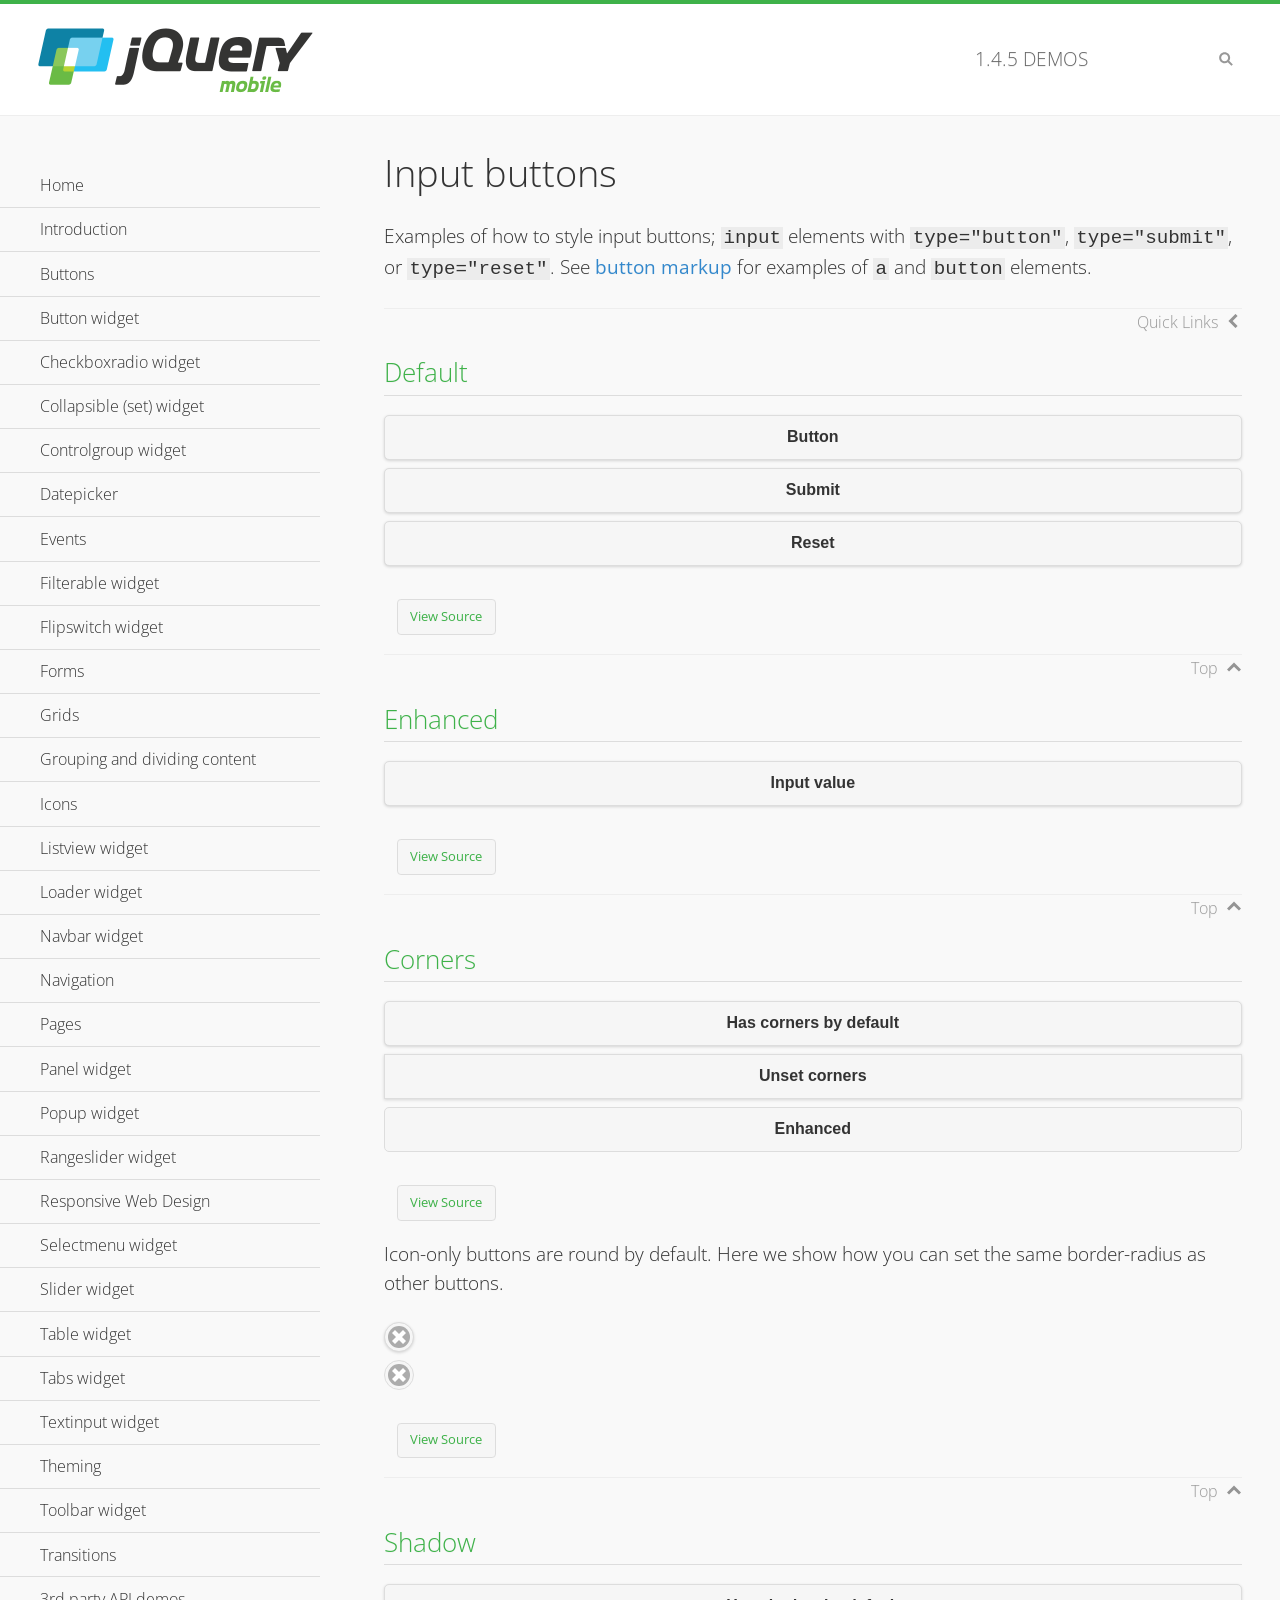
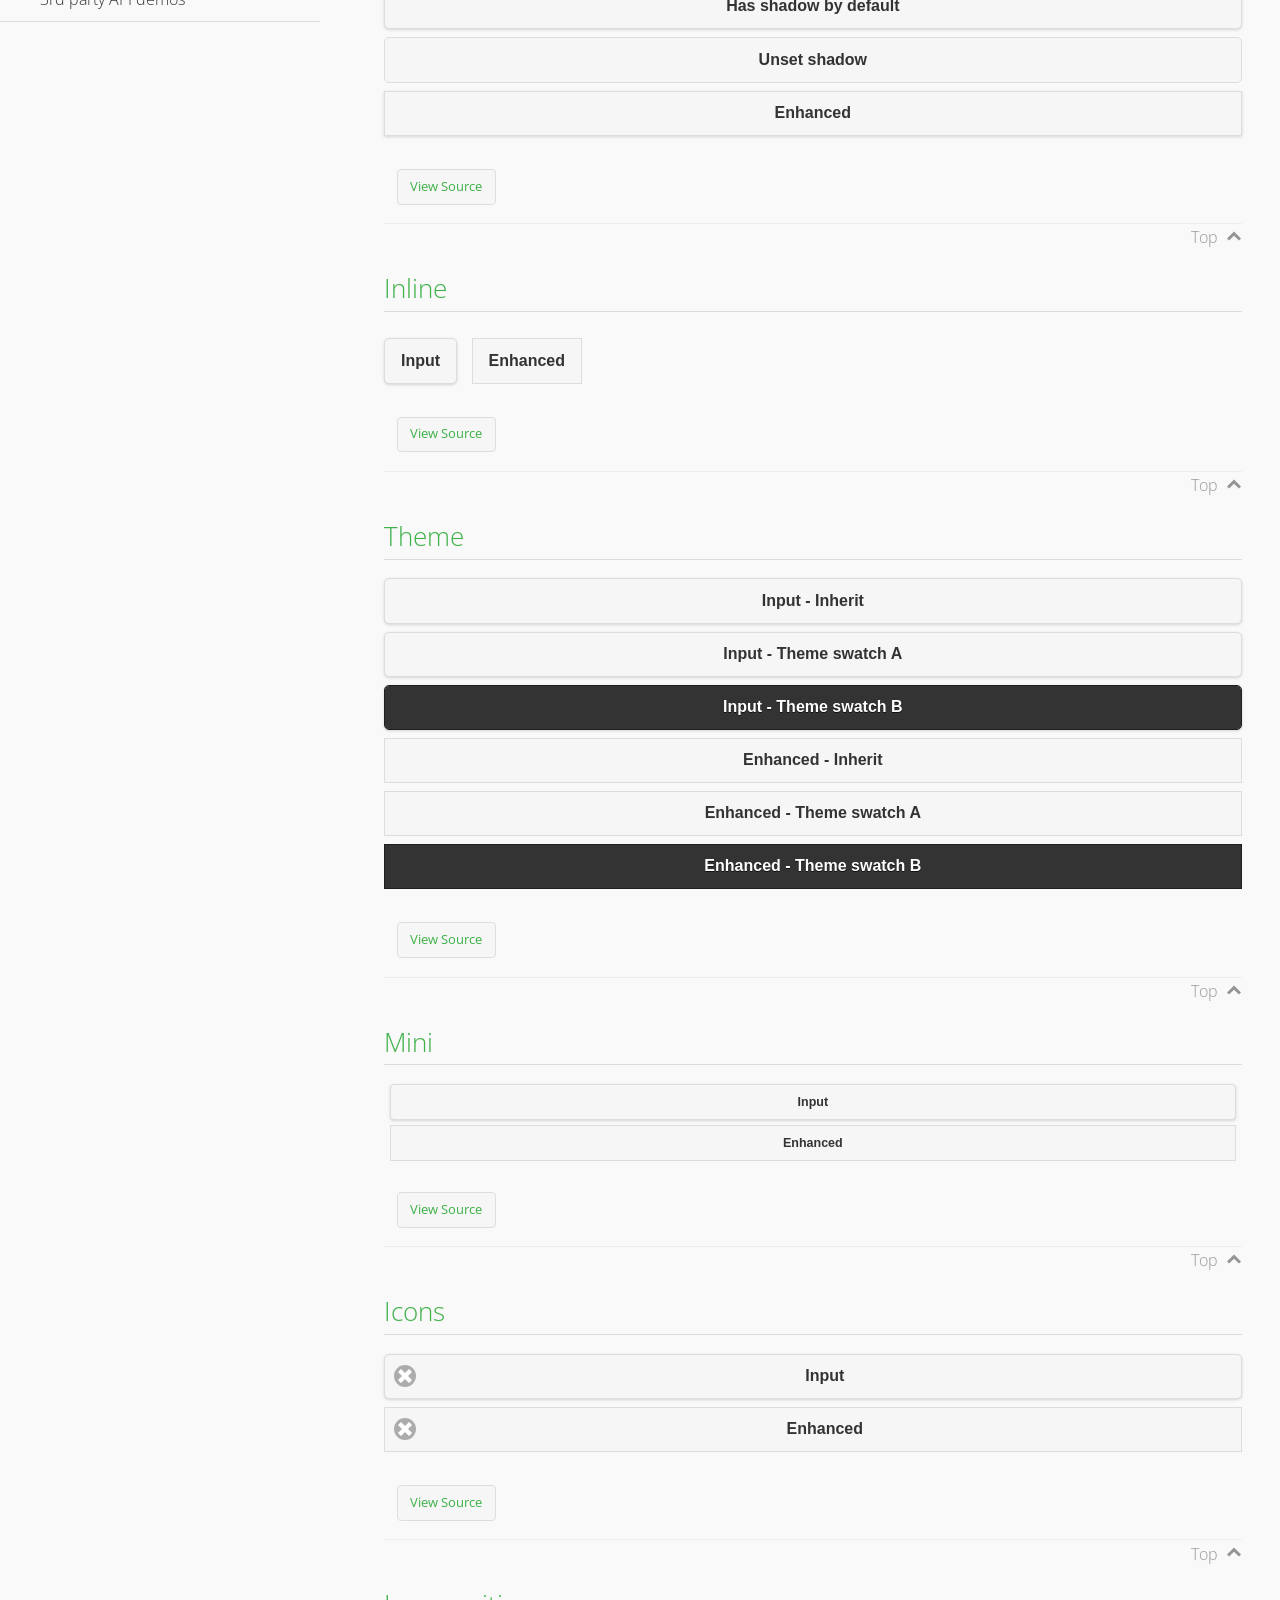
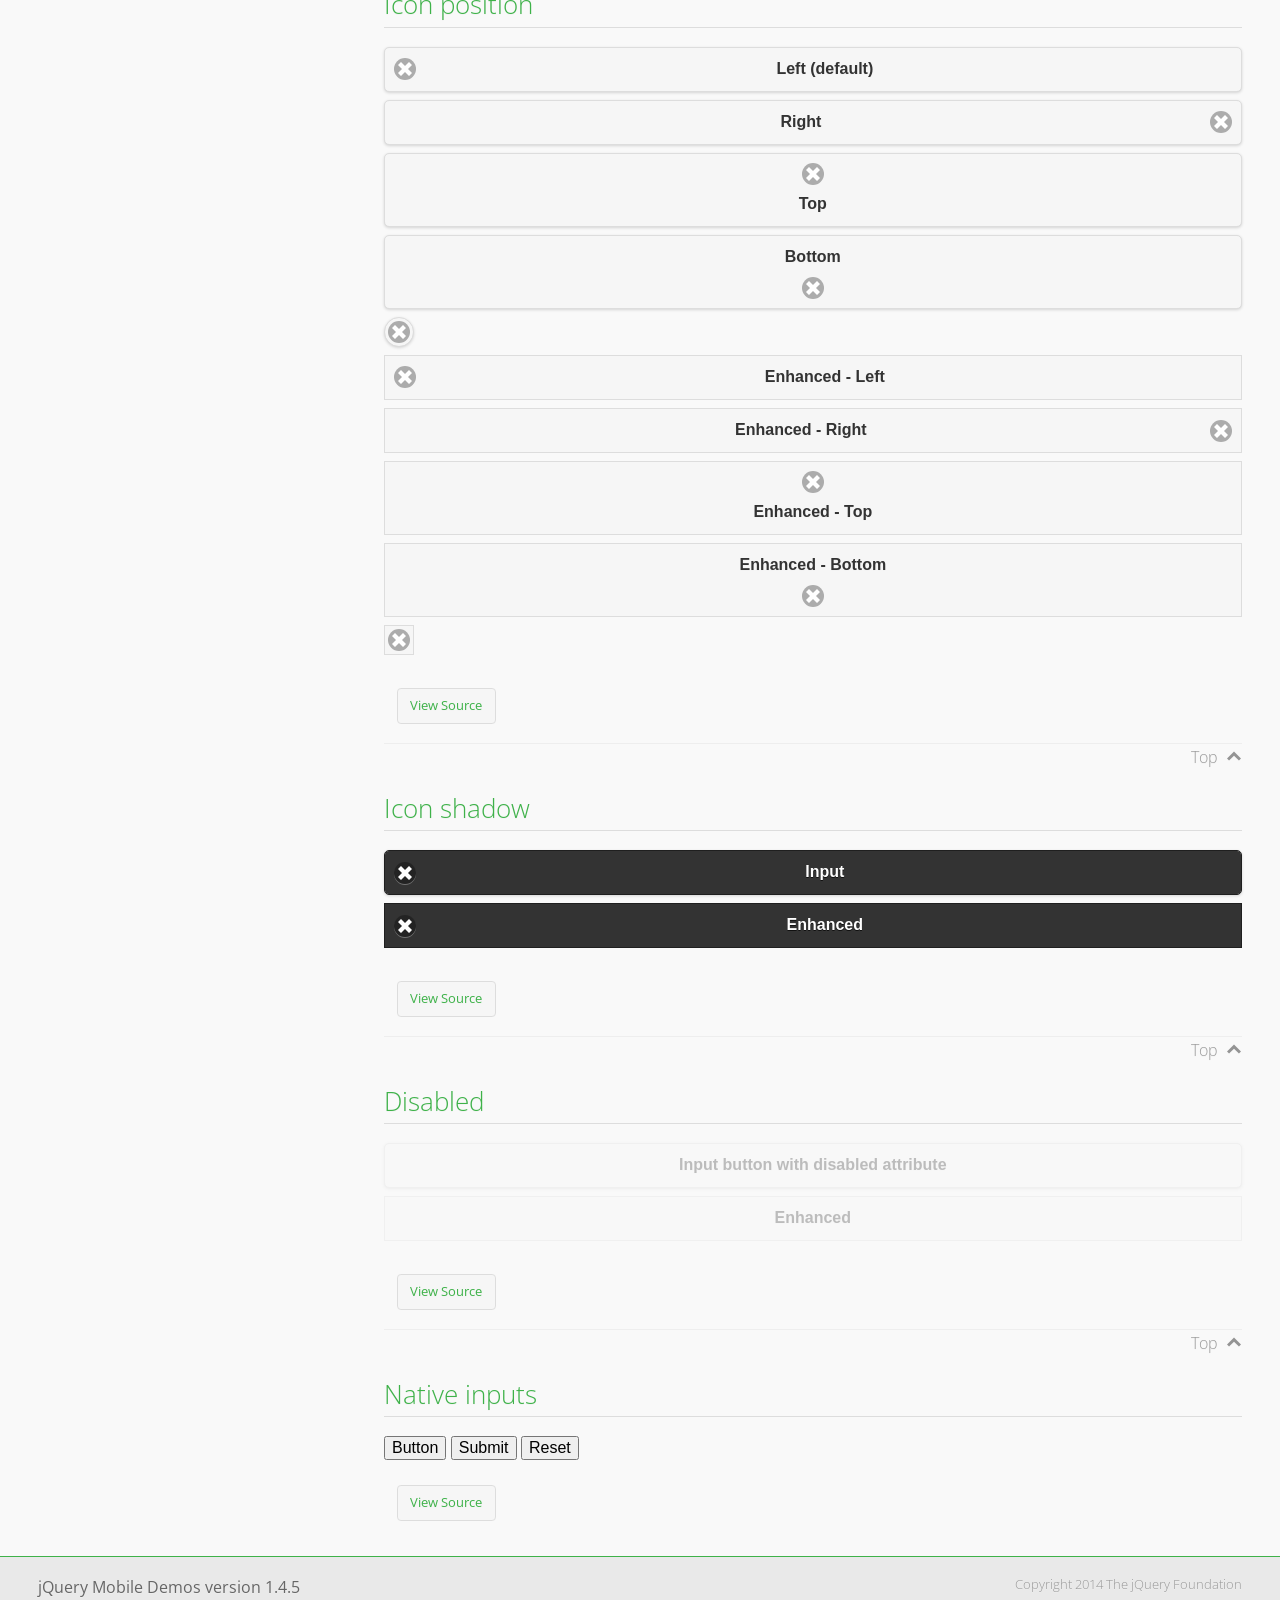
<file: www/JQueryMobile/demos/button/index.html>
<!DOCTYPE html>
<html>
<head>
	<meta charset="utf-8">
	<meta name="viewport" content="width=device-width, initial-scale=1">
	<title>Input buttons - jQuery Mobile Demos</title>
	<link rel="shortcut icon" href="../favicon.ico">
    <link rel="stylesheet" href="http://fonts.googleapis.com/css?family=Open+Sans:300,400,700">
	<link rel="stylesheet" href="../css/themes/default/jquery.mobile-1.4.5.min.css">
	<link rel="stylesheet" href="../_assets/css/jqm-demos.css">
	<script src="../js/jquery.js"></script>
	<script src="../_assets/js/index.js"></script>
	<script src="../js/jquery.mobile-1.4.5.min.js"></script>
</head>
<body>
<div data-role="page" class="jqm-demos" data-quicklinks="true">

	<div data-role="header" class="jqm-header">
		<h2><a href="../" title="jQuery Mobile Demos home"><img src="../_assets/img/jquery-logo.png" alt="jQuery Mobile"></a></h2>
		<p><span class="jqm-version"></span> Demos</p>
		<a href="#" class="jqm-navmenu-link ui-btn ui-btn-icon-notext ui-corner-all ui-icon-bars ui-nodisc-icon ui-alt-icon ui-btn-left">Menu</a>
		<a href="#" class="jqm-search-link ui-btn ui-btn-icon-notext ui-corner-all ui-icon-search ui-nodisc-icon ui-alt-icon ui-btn-right">Search</a>
	</div><!-- /header -->

	<div role="main" class="ui-content jqm-content">

		<h1>Input buttons</h1>

		<p>Examples of how to style input buttons; <code>input</code> elements with <code>type="button"</code>, <code>type="submit"</code>, or <code>type="reset"</code>. See <a href="../button-markup/">button markup</a> for examples of <code>a</code> and <code>button</code> elements.</p>

		<h2>Default</h2>

		<div data-demo-html="true">
			<form>
				<input type="button" value="Button">
				<input type="submit" value="Submit">
				<input type="reset" value="Reset">
			</form>
		</div><!--/demo-html -->

		<h2>Enhanced</h2>

		<div data-demo-html="true">
			<form>
				<div class="ui-input-btn ui-btn ui-corner-all ui-shadow">
					Input value
					<input type="button" data-enhanced="true" value="Input value">
				</div>
			</form>
		</div><!--/demo-html -->

		<h2>Corners</h2>

		<div data-demo-html="true">
			<form>
				<input type="button" value="Has corners by default">
				<input type="button" data-corners="false" value="Unset corners">
				<div class="ui-input-btn ui-btn ui-corner-all">
					Enhanced
					<input type="button" data-enhanced="true" value="Enhanced">
				</div>
			</form>
		</div><!--/demo-html -->

		<p>Icon-only buttons are round by default. Here we show how you can set the same border-radius as other buttons.</p>

		<div data-demo-html="true" data-demo-css="true">
			<form>
				<input type="button" data-icon="delete" data-iconpos="notext" value="Icon only">
				<div id="custom-border-radius">
					<div class="ui-input-btn ui-btn ui-icon-delete ui-btn-icon-notext ui-corner-all">
						Enhanced - Icon only
						<input type="button" data-enhanced="true" value="Enhanced - Icon only">
					</div>
				</div>
			</form>
		</div><!--/demo-html -->

		<h2>Shadow</h2>

		<div data-demo-html="true">
			<form>
				<input type="button" value="Has shadow by default">
				<input type="button" data-shadow="false" value="Unset shadow">
				<div class="ui-input-btn ui-btn ui-shadow">
					Enhanced
					<input type="button" data-enhanced="true" value="Enhanced">
				</div>
			</form>
		</div><!--/demo-html -->

		<h2>Inline</h2>

		<div data-demo-html="true">
			<form>
				<input type="button" data-inline="true" value="Input">
				<div class="ui-input-btn ui-btn ui-btn-inline">
					Enhanced
					<input type="button" data-enhanced="true" value="Enhanced">
				</div>
			</form>
		</div><!--/demo-html -->

		<h2>Theme</h2>

		<div data-demo-html="true">
			<form>
				<input type="button" value="Input - Inherit">
				<input type="button" data-theme="a" value="Input - Theme swatch A">
				<input type="button" data-theme="b" value="Input - Theme swatch B">
				<div class="ui-input-btn ui-btn">
					Enhanced - Inherit
					<input type="button" data-enhanced="true" value="Enhanced - Inherit">
				</div>
				<div class="ui-input-btn ui-btn ui-btn-a">
					Enhanced - Theme swatch A
					<input type="button" data-enhanced="true" value="Enhanced - Theme swatch A">
				</div>
				<div class="ui-input-btn ui-btn ui-btn-b">
					Enhanced - Theme swatch B
					<input type="button" data-enhanced="true" value="Enhanced - Theme swatch B">
				</div>
			</form>
		</div><!--/demo-html -->

		<h2>Mini</h2>

		<div data-demo-html="true">
			<form>
				<input type="button" data-mini="true" value="Input">
				<div class="ui-input-btn ui-btn ui-mini">
					Enhanced
					<input type="button" data-enhanced="true" value="Enhanced">
				</div>
			</form>
		</div><!--/demo-html -->

		<h2>Icons</h2>

		<div data-demo-html="true">
			<form>
				<input type="button" data-icon="delete" value="Input">
				<div class="ui-input-btn ui-btn ui-icon-delete ui-btn-icon-left">
					Enhanced
					<input type="button" data-enhanced="true" value="Enhanced">
				</div>
			</form>
		</div><!--/demo-html -->

		<h2>Icon position</h2>

		<div data-demo-html="true">
			<form>
				<input type="button" data-icon="delete" value="Left (default)">
				<input type="button" data-icon="delete" data-iconpos="right" value="Right">
				<input type="button" data-icon="delete" data-iconpos="top" value="Top">
				<input type="button" data-icon="delete" data-iconpos="bottom" value="Bottom">
				<input type="button" data-icon="delete" data-iconpos="notext" value="Icon only">
				<div class="ui-input-btn ui-btn ui-icon-delete ui-btn-icon-left">
					Enhanced - Left
					<input type="button" data-enhanced="true" value="Enhanced - Left">
				</div>
				<div class="ui-input-btn ui-btn ui-icon-delete ui-btn-icon-right">
					Enhanced - Right
					<input type="button" data-enhanced="true" value="Enhanced - Right">
				</div>
				<div class="ui-input-btn ui-btn ui-icon-delete ui-btn-icon-top">
					Enhanced - Top
					<input type="button" data-enhanced="true" value="Enhanced - Top">
				</div>
				<div class="ui-input-btn ui-btn ui-icon-delete ui-btn-icon-bottom">
					Enhanced - Bottom
					<input type="button" data-enhanced="true" value="Enhanced - Bottom">
				</div>
				<div class="ui-input-btn ui-btn ui-icon-delete ui-btn-icon-notext">
					Enhanced - Icon only
					<input type="button" data-enhanced="true" value="Enhanced - Icon only">
				</div>
			</form>
		</div><!--/demo-html -->

		<h2>Icon shadow</h2>

		<div data-demo-html="true">
			<form>
				<input type="button" data-theme="b" data-icon="delete" data-iconshadow="true" value="Input">
				<div class="ui-input-btn ui-btn ui-btn-b ui-icon-delete ui-btn-icon-left ui-shadow-icon">
					Enhanced
					<input type="button" data-enhanced="true" value="Enhanced">
				</div>
			</form>
		</div><!--/demo-html -->

		<h2>Disabled</h2>

		<div data-demo-html="true">
			<form>
				<input type="button" disabled value="Input button with disabled attribute">
				<div class="ui-input-btn ui-btn ui-state-disabled">
					Enhanced
					<input type="button" disabled data-enhanced="true" value="Enhanced">
				</div>
			</form>
		</div><!--/demo-html -->

		<h2>Native inputs</h2>

		<div data-demo-html="true">
			<form>
				<input type="button" data-role="none" value="Button">
				<input type="submit" data-role="none" value="Submit">
				<input type="reset" data-role="none" value="Reset">
			</form>
		</div><!--/demo-html -->

	</div><!-- /content -->
	    <div data-role="panel" class="jqm-navmenu-panel" data-position="left" data-display="overlay" data-theme="a">
	    	<ul class="jqm-list ui-alt-icon ui-nodisc-icon">
<li data-filtertext="demos homepage" data-icon="home"><a href=".././">Home</a></li>
<li data-filtertext="introduction overview getting started"><a href="../intro/" data-ajax="false">Introduction</a></li>
<li data-filtertext="buttons button markup buttonmarkup method anchor link button element"><a href="../button-markup/" data-ajax="false">Buttons</a></li>
<li data-filtertext="form button widget input button submit reset"><a href="../button/" data-ajax="false">Button widget</a></li>
<li data-role="collapsible" data-enhanced="true" data-collapsed-icon="carat-d" data-expanded-icon="carat-u" data-iconpos="right" data-inset="false" class="ui-collapsible ui-collapsible-themed-content ui-collapsible-collapsed">
	<h3 class="ui-collapsible-heading ui-collapsible-heading-collapsed">
		<a href="#" class="ui-collapsible-heading-toggle ui-btn ui-btn-icon-right ui-btn-inherit ui-icon-carat-d">
		    Checkboxradio widget<span class="ui-collapsible-heading-status"> click to expand contents</span>
		</a>
	</h3>
	<div class="ui-collapsible-content ui-body-inherit ui-collapsible-content-collapsed" aria-hidden="true">
		<ul>
			<li data-filtertext="form checkboxradio widget checkbox input checkboxes controlgroups"><a href="../checkboxradio-checkbox/" data-ajax="false">Checkboxes</a></li>
			<li data-filtertext="form checkboxradio widget radio input radio buttons controlgroups"><a href="../checkboxradio-radio/" data-ajax="false">Radio buttons</a></li>
		</ul>
	</div>
</li>
<li data-role="collapsible" data-enhanced="true" data-collapsed-icon="carat-d" data-expanded-icon="carat-u" data-iconpos="right" data-inset="false" class="ui-collapsible ui-collapsible-themed-content ui-collapsible-collapsed">
	<h3 class="ui-collapsible-heading ui-collapsible-heading-collapsed">
		<a href="#" class="ui-collapsible-heading-toggle ui-btn ui-btn-icon-right ui-btn-inherit ui-icon-carat-d">
			Collapsible (set) widget<span class="ui-collapsible-heading-status"> click to expand contents</span>
		</a>
	</h3>
	<div class="ui-collapsible-content ui-body-inherit ui-collapsible-content-collapsed" aria-hidden="true">
		<ul>
			<li data-filtertext="collapsibles content formatting"><a href="../collapsible/" data-ajax="false">Collapsible</a></li>
			<li data-filtertext="dynamic collapsible set accordion append expand"><a href="../collapsible-dynamic/" data-ajax="false">Dynamic collapsibles</a></li>
			<li data-filtertext="accordions collapsible set widget content formatting grouped collapsibles"><a href="../collapsibleset/" data-ajax="false">Collapsible set</a></li>
		</ul>
	</div>
</li>
<li data-role="collapsible" data-enhanced="true" data-collapsed-icon="carat-d" data-expanded-icon="carat-u" data-iconpos="right" data-inset="false" class="ui-collapsible ui-collapsible-themed-content ui-collapsible-collapsed">
	<h3 class="ui-collapsible-heading ui-collapsible-heading-collapsed">
		<a href="#" class="ui-collapsible-heading-toggle ui-btn ui-btn-icon-right ui-btn-inherit ui-icon-carat-d">
			Controlgroup widget<span class="ui-collapsible-heading-status"> click to expand contents</span>
		</a>
	</h3>
	<div class="ui-collapsible-content ui-body-inherit ui-collapsible-content-collapsed" aria-hidden="true">
		<ul>
			<li data-filtertext="controlgroups selectmenu checkboxradio input grouped buttons horizontal vertical"><a href="../controlgroup/" data-ajax="false">Controlgroup</a></li>
			<li data-filtertext="dynamic controlgroup dynamically add buttons"><a href="../controlgroup-dynamic/" data-ajax="false">Dynamic controlgroups</a></li>
		</ul>
	</div>
</li>
<li data-filtertext="form datepicker widget date input"><a href="../datepicker/" data-ajax="false">Datepicker</a></li>
<li data-role="collapsible" data-enhanced="true" data-collapsed-icon="carat-d" data-expanded-icon="carat-u" data-iconpos="right" data-inset="false" class="ui-collapsible ui-collapsible-themed-content ui-collapsible-collapsed">
	<h3 class="ui-collapsible-heading ui-collapsible-heading-collapsed">
		<a href="#" class="ui-collapsible-heading-toggle ui-btn ui-btn-icon-right ui-btn-inherit ui-icon-carat-d">
			Events<span class="ui-collapsible-heading-status"> click to expand contents</span>
		</a>
	</h3>
	<div class="ui-collapsible-content ui-body-inherit ui-collapsible-content-collapsed" aria-hidden="true">
		<ul>
			<li data-filtertext="swipe to delete list items listviews swipe events"><a href="../swipe-list/" data-ajax="false">Swipe list items</a></li>
			<li data-filtertext="swipe to navigate swipe page navigation swipe events"><a href="../swipe-page/" data-ajax="false">Swipe page navigation</a></li>
		</ul>
	</div>
</li>
<li data-filtertext="filterable filter elements sorting searching listview table"><a href="../filterable/" data-ajax="false">Filterable widget</a></li>
<li data-filtertext="form flipswitch widget flip toggle switch binary select checkbox input"><a href="../flipswitch/" data-ajax="false">Flipswitch widget</a></li>
<li data-role="collapsible" data-enhanced="true" data-collapsed-icon="carat-d" data-expanded-icon="carat-u" data-iconpos="right" data-inset="false" class="ui-collapsible ui-collapsible-themed-content ui-collapsible-collapsed">
	<h3 class="ui-collapsible-heading ui-collapsible-heading-collapsed">
		<a href="#" class="ui-collapsible-heading-toggle ui-btn ui-btn-icon-right ui-btn-inherit ui-icon-carat-d">
			Forms<span class="ui-collapsible-heading-status"> click to expand contents</span>
		</a>
	</h3>
	<div class="ui-collapsible-content ui-body-inherit ui-collapsible-content-collapsed" aria-hidden="true">
		<ul>
			<li data-filtertext="forms text checkbox radio range button submit reset inputs selects textarea slider flipswitch label form elements"><a href="../forms/" data-ajax="false">Forms</a></li>
			<li data-filtertext="form hide labels hidden accessible ui-hidden-accessible forms"><a href="../forms-label-hidden-accessible/" data-ajax="false">Hide labels</a></li>
			<li data-filtertext="form field containers fieldcontain ui-field-contain forms"><a href="../forms-field-contain/" data-ajax="false">Field containers</a></li>
			<li data-filtertext="forms disabled form elements"><a href="../forms-disabled/" data-ajax="false">Forms disabled</a></li>
			<li data-filtertext="forms gallery examples overview forms text checkbox radio range button submit reset inputs selects textarea slider flipswitch label form elements"><a href="../forms-gallery/" data-ajax="false">Forms gallery</a></li>
		</ul>
	</div>
</li>
<li data-role="collapsible" data-enhanced="true" data-collapsed-icon="carat-d" data-expanded-icon="carat-u" data-iconpos="right" data-inset="false" class="ui-collapsible ui-collapsible-themed-content ui-collapsible-collapsed">
	<h3 class="ui-collapsible-heading ui-collapsible-heading-collapsed">
		<a href="#" class="ui-collapsible-heading-toggle ui-btn ui-btn-icon-right ui-btn-inherit ui-icon-carat-d">
			Grids<span class="ui-collapsible-heading-status"> click to expand contents</span>
		</a>
	</h3>
	<div class="ui-collapsible-content ui-body-inherit ui-collapsible-content-collapsed" aria-hidden="true">
		<ul>
			<li data-filtertext="grids columns blocks content formatting rwd responsive css framework"><a href="../grids/" data-ajax="false">Grids</a></li>
			<li data-filtertext="buttons in grids css framework"><a href="../grids-buttons/" data-ajax="false">Buttons in grids</a></li>
			<li data-filtertext="custom responsive grids rwd css framework"><a href="../grids-custom-responsive/" data-ajax="false">Custom responsive grids</a></li>
		</ul>
	</div>
</li>
<li data-filtertext="blocks content formatting sections heading"><a href="../body-bar-classes/" data-ajax="false">Grouping and dividing content</a></li>
<li data-role="collapsible" data-enhanced="true" data-collapsed-icon="carat-d" data-expanded-icon="carat-u" data-iconpos="right" data-inset="false" class="ui-collapsible ui-collapsible-themed-content ui-collapsible-collapsed">
	<h3 class="ui-collapsible-heading ui-collapsible-heading-collapsed">
		<a href="#" class="ui-collapsible-heading-toggle ui-btn ui-btn-icon-right ui-btn-inherit ui-icon-carat-d">
			Icons<span class="ui-collapsible-heading-status"> click to expand contents</span>
		</a>
	</h3>
	<div class="ui-collapsible-content ui-body-inherit ui-collapsible-content-collapsed" aria-hidden="true">
		<ul>
			<li data-filtertext="button icons svg disc alt custom icon position"><a href="../icons/" data-ajax="false">Icons</a></li>
			<li data-filtertext=""><a href="../icons-grunticon/" data-ajax="false">Grunticon loader</a></li>
		</ul>
	</div>
</li>
<li data-role="collapsible" data-enhanced="true" data-collapsed-icon="carat-d" data-expanded-icon="carat-u" data-iconpos="right" data-inset="false" class="ui-collapsible ui-collapsible-themed-content ui-collapsible-collapsed">
	<h3 class="ui-collapsible-heading ui-collapsible-heading-collapsed">
		<a href="#" class="ui-collapsible-heading-toggle ui-btn ui-btn-icon-right ui-btn-inherit ui-icon-carat-d">
			Listview widget<span class="ui-collapsible-heading-status"> click to expand contents</span>
		</a>
	</h3>
	<div class="ui-collapsible-content ui-body-inherit ui-collapsible-content-collapsed" aria-hidden="true">
		<ul>
			<li data-filtertext="listview widget thumbnails icons nested split button collapsible ul ol"><a href="../listview/" data-ajax="false">Listview</a></li>
			<li data-filtertext="autocomplete filterable reveal listview filtertextbeforefilter placeholder"><a href="../listview-autocomplete/" data-ajax="false">Listview autocomplete</a></li>
			<li data-filtertext="autocomplete filterable reveal listview remote data filtertextbeforefilter placeholder"><a href="../listview-autocomplete-remote/" data-ajax="false">Listview autocomplete remote data</a></li>
			<li data-filtertext="autodividers anchor jump scroll linkbars listview lists ul ol"><a href="../listview-autodividers-linkbar/" data-ajax="false">Listview autodividers linkbar</a></li>
			<li data-filtertext="listview autodividers selector autodividersselector lists ul ol"><a href="../listview-autodividers-selector/" data-ajax="false">Listview autodividers selector</a></li>
			<li data-filtertext="listview nested list items"><a href="../listview-nested-lists/" data-ajax="false">Nested Listviews</a></li>
			<li data-filtertext="listview collapsible list items flat"><a href="../listview-collapsible-item-flat/" data-ajax="false">Listview collapsible list items (flat)</a></li>
			<li data-filtertext="listview collapsible list indented"><a href="../listview-collapsible-item-indented/" data-ajax="false">Listview collapsible list items (indented)</a></li>
			<li data-filtertext="grid listview responsive grids responsive listviews lists ul"><a href="../listview-grid/" data-ajax="false">Listview responsive grid</a></li>
		</ul>
	</div>
</li>
<li data-filtertext="loader widget page loading navigation overlay spinner"><a href="../loader/" data-ajax="false">Loader widget</a></li>
<li data-filtertext="navbar widget navmenu toolbars header footer"><a href="../navbar/" data-ajax="false">Navbar widget</a></li>
<li data-role="collapsible" data-enhanced="true" data-collapsed-icon="carat-d" data-expanded-icon="carat-u" data-iconpos="right" data-inset="false" class="ui-collapsible ui-collapsible-themed-content ui-collapsible-collapsed">
	<h3 class="ui-collapsible-heading ui-collapsible-heading-collapsed">
		<a href="#" class="ui-collapsible-heading-toggle ui-btn ui-btn-icon-right ui-btn-inherit ui-icon-carat-d">
			Navigation<span class="ui-collapsible-heading-status"> click to expand contents</span>
		</a>
	</h3>
	<div class="ui-collapsible-content ui-body-inherit ui-collapsible-content-collapsed" aria-hidden="true">
		<ul>
			<li data-filtertext="ajax navigation navigate widget history event method"><a href="../navigation/" data-ajax="false">Navigation</a></li>
			<li data-filtertext="linking pages page links navigation ajax prefetch cache"><a href="../navigation-linking-pages/" data-ajax="false">Linking pages</a></li>
			<!-- <li data-filtertext="php redirect server redirection server-side navigation"><a href="../navigation-php-redirect/" data-ajax="false">PHP redirect demo</a></li>-->
			<li data-filtertext="navigation redirection hash query"><a href="../navigation-hash-processing/" data-ajax="false">Hash processing demo</a></li>
			<li data-filtertext="navigation redirection hash query"><a href="../page-events/" data-ajax="false">Page Navigation Events</a></li>
		</ul>
	</div>
</li>
<li data-role="collapsible" data-enhanced="true" data-collapsed-icon="carat-d" data-expanded-icon="carat-u" data-iconpos="right" data-inset="false" class="ui-collapsible ui-collapsible-themed-content ui-collapsible-collapsed">
	<h3 class="ui-collapsible-heading ui-collapsible-heading-collapsed">
		<a href="#" class="ui-collapsible-heading-toggle ui-btn ui-btn-icon-right ui-btn-inherit ui-icon-carat-d">
			Pages<span class="ui-collapsible-heading-status"> click to expand contents</span>
		</a>
	</h3>
	<div class="ui-collapsible-content ui-body-inherit ui-collapsible-content-collapsed" aria-hidden="true">
		<ul>
			<li data-filtertext="pages page widget ajax navigation"><a href="../pages/" data-ajax="false">Pages</a></li>
			<li data-filtertext="single page"><a href="../pages-single-page/" data-ajax="false">Single page</a></li>
			<li data-filtertext="multipage multi-page page"><a href="../pages-multi-page/" data-ajax="false">Multi-page template</a></li>
			<li data-filtertext="dialog page widget modal popup"><a href="../pages-dialog/" data-ajax="false">Dialog page</a></li>
		</ul>
	</div>
</li>
<li data-role="collapsible" data-enhanced="true" data-collapsed-icon="carat-d" data-expanded-icon="carat-u" data-iconpos="right" data-inset="false" class="ui-collapsible ui-collapsible-themed-content ui-collapsible-collapsed">
	<h3 class="ui-collapsible-heading ui-collapsible-heading-collapsed">
		<a href="#" class="ui-collapsible-heading-toggle ui-btn ui-btn-icon-right ui-btn-inherit ui-icon-carat-d">
			Panel widget<span class="ui-collapsible-heading-status"> click to expand contents</span>
		</a>
	</h3>
	<div class="ui-collapsible-content ui-body-inherit ui-collapsible-content-collapsed" aria-hidden="true">
		<ul>
			<li data-filtertext="panel widget sliding panels reveal push overlay responsive"><a href="../panel/" data-ajax="false">Panel</a></li>
			<li data-filtertext=""><a href="../panel-external/" data-ajax="false">External panels</a></li>
			<li data-filtertext="panel "><a href="../panel-fixed/" data-ajax="false">Fixed panels</a></li>
			<li data-filtertext="panel slide panels sliding panels shadow rwd responsive breakpoint"><a href="../panel-responsive/" data-ajax="false">Panels responsive</a></li>
			<li data-filtertext="panel custom style custom panel width reveal shadow listview panel styling page background wrapper"><a href="../panel-styling/" data-ajax="false">Custom panel style</a></li>
			<li data-filtertext="panel open on swipe"><a href="../panel-swipe-open/" data-ajax="false">Panel open on swipe</a></li>
			<li data-filtertext="panels outside page internal external toolbars"><a href="../panel-external-internal/" data-ajax="false">Panel external and internal</a></li>
		</ul>
	</div>
</li>
<li data-role="collapsible" data-enhanced="true" data-collapsed-icon="carat-d" data-expanded-icon="carat-u" data-iconpos="right" data-inset="false" class="ui-collapsible ui-collapsible-themed-content ui-collapsible-collapsed">
	<h3 class="ui-collapsible-heading ui-collapsible-heading-collapsed">
		<a href="#" class="ui-collapsible-heading-toggle ui-btn ui-btn-icon-right ui-btn-inherit ui-icon-carat-d">
			Popup widget<span class="ui-collapsible-heading-status"> click to expand contents</span>
		</a>
	</h3>
	<div class="ui-collapsible-content ui-body-inherit ui-collapsible-content-collapsed" aria-hidden="true">
		<ul>
			<li data-filtertext="popup widget popups dialog modal transition tooltip lightbox form overlay screen flip pop fade transition"><a href="../popup/" data-ajax="false">Popup</a></li>
			<li data-filtertext="popup alignment position"><a href="../popup-alignment/" data-ajax="false">Popup alignment</a></li>
			<li data-filtertext="popup arrow size popups popover"><a href="../popup-arrow-size/" data-ajax="false">Popup arrow size</a></li>
			<li data-filtertext="dynamic popups popup images lightbox"><a href="../popup-dynamic/" data-ajax="false">Dynamic popups</a></li>
			<li data-filtertext="popups with iframes scaling"><a href="../popup-iframe/" data-ajax="false">Popups with iframes</a></li>
			<li data-filtertext="popup image scaling"><a href="../popup-image-scaling/" data-ajax="false">Popup image scaling</a></li>
			<li data-filtertext="external popup outside multi-page"><a href="../popup-outside-multipage/" data-ajax="false">Popup outside multi-page</a></li>
		</ul>
	</div>
</li>
<li data-filtertext="form rangeslider widget dual sliders dual handle sliders range input"><a href="../rangeslider/" data-ajax="false">Rangeslider widget</a></li>
<li data-filtertext="responsive web design rwd adaptive progressive enhancement PE accessible mobile breakpoints media query media queries"><a href="../rwd/" data-ajax="false">Responsive Web Design</a></li>
<li data-role="collapsible" data-enhanced="true" data-collapsed-icon="carat-d" data-expanded-icon="carat-u" data-iconpos="right" data-inset="false" class="ui-collapsible ui-collapsible-themed-content ui-collapsible-collapsed">
	<h3 class="ui-collapsible-heading ui-collapsible-heading-collapsed">
		<a href="#" class="ui-collapsible-heading-toggle ui-btn ui-btn-icon-right ui-btn-inherit ui-icon-carat-d">
			Selectmenu widget<span class="ui-collapsible-heading-status"> click to expand contents</span>
		</a>
	</h3>
	<div class="ui-collapsible-content ui-body-inherit ui-collapsible-content-collapsed" aria-hidden="true">
		<ul>
			<li data-filtertext="form selectmenu widget select input custom select menu selects"><a href="../selectmenu/" data-ajax="false">Selectmenu</a></li>
			<li data-filtertext="form custom select menu selectmenu widget custom menu option optgroup multiple selects"><a href="../selectmenu-custom/" data-ajax="false">Custom select menu</a></li>
			<li data-filtertext="filterable select filter popup dialog"><a href="../selectmenu-custom-filter/" data-ajax="false">Custom select menu with filter</a></li>
		</ul>
	</div>
</li>
<li data-role="collapsible" data-enhanced="true" data-collapsed-icon="carat-d" data-expanded-icon="carat-u" data-iconpos="right" data-inset="false" class="ui-collapsible ui-collapsible-themed-content ui-collapsible-collapsed">
	<h3 class="ui-collapsible-heading ui-collapsible-heading-collapsed">
		<a href="#" class="ui-collapsible-heading-toggle ui-btn ui-btn-icon-right ui-btn-inherit ui-icon-carat-d">
			Slider widget<span class="ui-collapsible-heading-status"> click to expand contents</span>
		</a>
	</h3>
	<div class="ui-collapsible-content ui-body-inherit ui-collapsible-content-collapsed" aria-hidden="true">
		<ul>
			<li data-filtertext="form slider widget range input single sliders"><a href="../slider/" data-ajax="false">Slider</a></li>
			<li data-filtertext="form slider widget flipswitch slider binary select flip toggle switch"><a href="../slider-flipswitch/" data-ajax="false">Slider flip toggle switch</a></li>
			<li data-filtertext="form slider tooltip handle value input range sliders"><a href="../slider-tooltip/" data-ajax="false">Slider tooltip</a></li>
		</ul>
	</div>
</li>
<li data-role="collapsible" data-enhanced="true" data-collapsed-icon="carat-d" data-expanded-icon="carat-u" data-iconpos="right" data-inset="false" class="ui-collapsible ui-collapsible-themed-content ui-collapsible-collapsed">
	<h3 class="ui-collapsible-heading ui-collapsible-heading-collapsed">
		<a href="#" class="ui-collapsible-heading-toggle ui-btn ui-btn-icon-right ui-btn-inherit ui-icon-carat-d">
			Table widget<span class="ui-collapsible-heading-status"> click to expand contents</span>
		</a>
	</h3>
	<div class="ui-collapsible-content ui-body-inherit ui-collapsible-content-collapsed" aria-hidden="true">
		<ul>
			<li data-filtertext="table widget reflow column toggle th td responsive tables rwd hide show tabular"><a href="../table-column-toggle/" data-ajax="false">Table Column Toggle</a></li>
			<li data-filtertext="table column toggle phone comparison demo"><a href="../table-column-toggle-example/" data-ajax="false">Table Column Toggle demo</a></li>
			<li data-filtertext="responsive tables table column toggle heading groups rwd breakpoint"><a href="../table-column-toggle-heading-groups/" data-ajax="false">Table Column Toggle heading groups</a></li>
			<li data-filtertext="responsive tables table column toggle hide rwd breakpoint customization options"><a href="../table-column-toggle-options/" data-ajax="false">Table Column Toggle options</a></li>
			<li data-filtertext="table reflow th td responsive rwd columns tabular"><a href="../table-reflow/" data-ajax="false">Table Reflow</a></li>
			<li data-filtertext="responsive tables table reflow heading groups rwd breakpoint"><a href="../table-reflow-heading-groups/" data-ajax="false">Table Reflow heading groups</a></li>
			<li data-filtertext="responsive tables table reflow stripes strokes table style"><a href="../table-reflow-stripes-strokes/" data-ajax="false">Table Reflow stripes and strokes</a></li>
			<li data-filtertext="responsive tables table reflow stack custom styles"><a href="../table-reflow-styling/" data-ajax="false">Table Reflow custom styles</a></li>
		</ul>
	</div>
</li>
<li data-filtertext="ui tabs widget"><a href="../tabs/" data-ajax="false">Tabs widget</a></li>
<li data-filtertext="form textinput widget text input textarea number date time tel email file color password"><a href="../textinput/" data-ajax="false">Textinput widget</a></li>
<li data-role="collapsible" data-enhanced="true" data-collapsed-icon="carat-d" data-expanded-icon="carat-u" data-iconpos="right" data-inset="false" class="ui-collapsible ui-collapsible-themed-content ui-collapsible-collapsed">
	<h3 class="ui-collapsible-heading ui-collapsible-heading-collapsed">
		<a href="#" class="ui-collapsible-heading-toggle ui-btn ui-btn-icon-right ui-btn-inherit ui-icon-carat-d">
			Theming<span class="ui-collapsible-heading-status"> click to expand contents</span>
		</a>
	</h3>
	<div class="ui-collapsible-content ui-body-inherit ui-collapsible-content-collapsed" aria-hidden="true">
		<ul>
			<li data-filtertext="default theme swatches theming style css"><a href="../theme-default/" data-ajax="false">Default theme</a></li>
			<li data-filtertext="classic theme old theme swatches theming style css"><a href="../theme-classic/" data-ajax="false">Classic theme</a></li>
		</ul>
	</div>
</li>
<li data-role="collapsible" data-enhanced="true" data-collapsed-icon="carat-d" data-expanded-icon="carat-u" data-iconpos="right" data-inset="false" class="ui-collapsible ui-collapsible-themed-content ui-collapsible-collapsed">
	<h3 class="ui-collapsible-heading ui-collapsible-heading-collapsed">
		<a href="#" class="ui-collapsible-heading-toggle ui-btn ui-btn-icon-right ui-btn-inherit ui-icon-carat-d">
			Toolbar widget<span class="ui-collapsible-heading-status"> click to expand contents</span>
		</a>
	</h3>
	<div class="ui-collapsible-content ui-body-inherit ui-collapsible-content-collapsed" aria-hidden="true">
		<ul>
			<li data-filtertext="toolbar widget header footer toolbars fixed fullscreen external sections"><a href="../toolbar/" data-ajax="false">Toolbar</a></li>
			<li data-filtertext="dynamic toolbars dynamically add toolbar header footer"><a href="../toolbar-dynamic/" data-ajax="false">Dynamic toolbars</a></li>
			<li data-filtertext="external toolbars header footer"><a href="../toolbar-external/" data-ajax="false">External toolbars</a></li>
			<li data-filtertext="fixed toolbars header footer"><a href="../toolbar-fixed/" data-ajax="false">Fixed toolbars</a></li>
			<li data-filtertext="fixed fullscreen toolbars header footer"><a href="../toolbar-fixed-fullscreen/" data-ajax="false">Fullscreen toolbars</a></li>
			<li data-filtertext="external fixed toolbars header footer"><a href="../toolbar-fixed-external/" data-ajax="false">Fixed external toolbars</a></li>
			<li data-filtertext="external persistent toolbars header footer navbar navmenu"><a href="../toolbar-fixed-persistent/" data-ajax="false">Persistent toolbars</a></li>
			<li data-filtertext="external ajax optimized toolbars persistent toolbars header footer navbar"><a href="../toolbar-fixed-persistent-optimized/" data-ajax="false">Ajax optimized toolbars</a></li>
			<li data-filtertext="form in toolbars header footer"><a href="../toolbar-fixed-forms/" data-ajax="false">Form in toolbar</a></li>
		</ul>
	</div>
</li>
<li data-filtertext="page transitions animated pages popup navigation flip slide fade pop"><a href="../transitions/" data-ajax="false">Transitions</a></li>
<li data-role="collapsible" data-enhanced="true" data-collapsed-icon="carat-d" data-expanded-icon="carat-u" data-iconpos="right" data-inset="false" class="ui-collapsible ui-collapsible-themed-content ui-collapsible-collapsed">
	<h3 class="ui-collapsible-heading ui-collapsible-heading-collapsed">
		<a href="#" class="ui-collapsible-heading-toggle ui-btn ui-btn-icon-right ui-btn-inherit ui-icon-carat-d">
			3rd party API demos<span class="ui-collapsible-heading-status"> click to expand contents</span>
		</a>
	</h3>
	<div class="ui-collapsible-content ui-body-inherit ui-collapsible-content-collapsed" aria-hidden="true">
		<ul>
			<li data-filtertext="backbone requirejs navigation router"><a href="../backbone-requirejs/" data-ajax="false">Backbone RequireJS</a></li>
			<li data-filtertext="google maps geolocation demo"><a href="../map-geolocation/" data-ajax="false">Google Maps geolocation</a></li>
			<li data-filtertext="google maps hybrid"><a href="../map-list-toggle/" data-ajax="false">Google Maps list toggle</a></li>
		</ul>
	</div>
</li>



		     </ul>
		</div><!-- /panel -->


	<div data-role="footer" data-position="fixed" data-tap-toggle="false" class="jqm-footer">
		<p>jQuery Mobile Demos version <span class="jqm-version"></span></p>
		<p>Copyright 2014 The jQuery Foundation</p>
	</div><!-- /footer -->
	<!-- TODO: This should become an external panel so we can add input to markup (unique ID) -->
    <div data-role="panel" class="jqm-search-panel" data-position="right" data-display="overlay" data-theme="a">
		<div class="jqm-search">
			<ul class="jqm-list" data-filter-placeholder="Search demos..." data-filter-reveal="true">
<li data-filtertext="demos homepage" data-icon="home"><a href=".././">Home</a></li>
<li data-filtertext="introduction overview getting started"><a href="../intro/" data-ajax="false">Introduction</a></li>
<li data-filtertext="buttons button markup buttonmarkup method anchor link button element"><a href="../button-markup/" data-ajax="false">Buttons</a></li>
<li data-filtertext="form button widget input button submit reset"><a href="../button/" data-ajax="false">Button widget</a></li>
<li data-role="collapsible" data-enhanced="true" data-collapsed-icon="carat-d" data-expanded-icon="carat-u" data-iconpos="right" data-inset="false" class="ui-collapsible ui-collapsible-themed-content ui-collapsible-collapsed">
	<h3 class="ui-collapsible-heading ui-collapsible-heading-collapsed">
		<a href="#" class="ui-collapsible-heading-toggle ui-btn ui-btn-icon-right ui-btn-inherit ui-icon-carat-d">
		    Checkboxradio widget<span class="ui-collapsible-heading-status"> click to expand contents</span>
		</a>
	</h3>
	<div class="ui-collapsible-content ui-body-inherit ui-collapsible-content-collapsed" aria-hidden="true">
		<ul>
			<li data-filtertext="form checkboxradio widget checkbox input checkboxes controlgroups"><a href="../checkboxradio-checkbox/" data-ajax="false">Checkboxes</a></li>
			<li data-filtertext="form checkboxradio widget radio input radio buttons controlgroups"><a href="../checkboxradio-radio/" data-ajax="false">Radio buttons</a></li>
		</ul>
	</div>
</li>
<li data-role="collapsible" data-enhanced="true" data-collapsed-icon="carat-d" data-expanded-icon="carat-u" data-iconpos="right" data-inset="false" class="ui-collapsible ui-collapsible-themed-content ui-collapsible-collapsed">
	<h3 class="ui-collapsible-heading ui-collapsible-heading-collapsed">
		<a href="#" class="ui-collapsible-heading-toggle ui-btn ui-btn-icon-right ui-btn-inherit ui-icon-carat-d">
			Collapsible (set) widget<span class="ui-collapsible-heading-status"> click to expand contents</span>
		</a>
	</h3>
	<div class="ui-collapsible-content ui-body-inherit ui-collapsible-content-collapsed" aria-hidden="true">
		<ul>
			<li data-filtertext="collapsibles content formatting"><a href="../collapsible/" data-ajax="false">Collapsible</a></li>
			<li data-filtertext="dynamic collapsible set accordion append expand"><a href="../collapsible-dynamic/" data-ajax="false">Dynamic collapsibles</a></li>
			<li data-filtertext="accordions collapsible set widget content formatting grouped collapsibles"><a href="../collapsibleset/" data-ajax="false">Collapsible set</a></li>
		</ul>
	</div>
</li>
<li data-role="collapsible" data-enhanced="true" data-collapsed-icon="carat-d" data-expanded-icon="carat-u" data-iconpos="right" data-inset="false" class="ui-collapsible ui-collapsible-themed-content ui-collapsible-collapsed">
	<h3 class="ui-collapsible-heading ui-collapsible-heading-collapsed">
		<a href="#" class="ui-collapsible-heading-toggle ui-btn ui-btn-icon-right ui-btn-inherit ui-icon-carat-d">
			Controlgroup widget<span class="ui-collapsible-heading-status"> click to expand contents</span>
		</a>
	</h3>
	<div class="ui-collapsible-content ui-body-inherit ui-collapsible-content-collapsed" aria-hidden="true">
		<ul>
			<li data-filtertext="controlgroups selectmenu checkboxradio input grouped buttons horizontal vertical"><a href="../controlgroup/" data-ajax="false">Controlgroup</a></li>
			<li data-filtertext="dynamic controlgroup dynamically add buttons"><a href="../controlgroup-dynamic/" data-ajax="false">Dynamic controlgroups</a></li>
		</ul>
	</div>
</li>
<li data-filtertext="form datepicker widget date input"><a href="../datepicker/" data-ajax="false">Datepicker</a></li>
<li data-role="collapsible" data-enhanced="true" data-collapsed-icon="carat-d" data-expanded-icon="carat-u" data-iconpos="right" data-inset="false" class="ui-collapsible ui-collapsible-themed-content ui-collapsible-collapsed">
	<h3 class="ui-collapsible-heading ui-collapsible-heading-collapsed">
		<a href="#" class="ui-collapsible-heading-toggle ui-btn ui-btn-icon-right ui-btn-inherit ui-icon-carat-d">
			Events<span class="ui-collapsible-heading-status"> click to expand contents</span>
		</a>
	</h3>
	<div class="ui-collapsible-content ui-body-inherit ui-collapsible-content-collapsed" aria-hidden="true">
		<ul>
			<li data-filtertext="swipe to delete list items listviews swipe events"><a href="../swipe-list/" data-ajax="false">Swipe list items</a></li>
			<li data-filtertext="swipe to navigate swipe page navigation swipe events"><a href="../swipe-page/" data-ajax="false">Swipe page navigation</a></li>
		</ul>
	</div>
</li>
<li data-filtertext="filterable filter elements sorting searching listview table"><a href="../filterable/" data-ajax="false">Filterable widget</a></li>
<li data-filtertext="form flipswitch widget flip toggle switch binary select checkbox input"><a href="../flipswitch/" data-ajax="false">Flipswitch widget</a></li>
<li data-role="collapsible" data-enhanced="true" data-collapsed-icon="carat-d" data-expanded-icon="carat-u" data-iconpos="right" data-inset="false" class="ui-collapsible ui-collapsible-themed-content ui-collapsible-collapsed">
	<h3 class="ui-collapsible-heading ui-collapsible-heading-collapsed">
		<a href="#" class="ui-collapsible-heading-toggle ui-btn ui-btn-icon-right ui-btn-inherit ui-icon-carat-d">
			Forms<span class="ui-collapsible-heading-status"> click to expand contents</span>
		</a>
	</h3>
	<div class="ui-collapsible-content ui-body-inherit ui-collapsible-content-collapsed" aria-hidden="true">
		<ul>
			<li data-filtertext="forms text checkbox radio range button submit reset inputs selects textarea slider flipswitch label form elements"><a href="../forms/" data-ajax="false">Forms</a></li>
			<li data-filtertext="form hide labels hidden accessible ui-hidden-accessible forms"><a href="../forms-label-hidden-accessible/" data-ajax="false">Hide labels</a></li>
			<li data-filtertext="form field containers fieldcontain ui-field-contain forms"><a href="../forms-field-contain/" data-ajax="false">Field containers</a></li>
			<li data-filtertext="forms disabled form elements"><a href="../forms-disabled/" data-ajax="false">Forms disabled</a></li>
			<li data-filtertext="forms gallery examples overview forms text checkbox radio range button submit reset inputs selects textarea slider flipswitch label form elements"><a href="../forms-gallery/" data-ajax="false">Forms gallery</a></li>
		</ul>
	</div>
</li>
<li data-role="collapsible" data-enhanced="true" data-collapsed-icon="carat-d" data-expanded-icon="carat-u" data-iconpos="right" data-inset="false" class="ui-collapsible ui-collapsible-themed-content ui-collapsible-collapsed">
	<h3 class="ui-collapsible-heading ui-collapsible-heading-collapsed">
		<a href="#" class="ui-collapsible-heading-toggle ui-btn ui-btn-icon-right ui-btn-inherit ui-icon-carat-d">
			Grids<span class="ui-collapsible-heading-status"> click to expand contents</span>
		</a>
	</h3>
	<div class="ui-collapsible-content ui-body-inherit ui-collapsible-content-collapsed" aria-hidden="true">
		<ul>
			<li data-filtertext="grids columns blocks content formatting rwd responsive css framework"><a href="../grids/" data-ajax="false">Grids</a></li>
			<li data-filtertext="buttons in grids css framework"><a href="../grids-buttons/" data-ajax="false">Buttons in grids</a></li>
			<li data-filtertext="custom responsive grids rwd css framework"><a href="../grids-custom-responsive/" data-ajax="false">Custom responsive grids</a></li>
		</ul>
	</div>
</li>
<li data-filtertext="blocks content formatting sections heading"><a href="../body-bar-classes/" data-ajax="false">Grouping and dividing content</a></li>
<li data-role="collapsible" data-enhanced="true" data-collapsed-icon="carat-d" data-expanded-icon="carat-u" data-iconpos="right" data-inset="false" class="ui-collapsible ui-collapsible-themed-content ui-collapsible-collapsed">
	<h3 class="ui-collapsible-heading ui-collapsible-heading-collapsed">
		<a href="#" class="ui-collapsible-heading-toggle ui-btn ui-btn-icon-right ui-btn-inherit ui-icon-carat-d">
			Icons<span class="ui-collapsible-heading-status"> click to expand contents</span>
		</a>
	</h3>
	<div class="ui-collapsible-content ui-body-inherit ui-collapsible-content-collapsed" aria-hidden="true">
		<ul>
			<li data-filtertext="button icons svg disc alt custom icon position"><a href="../icons/" data-ajax="false">Icons</a></li>
			<li data-filtertext=""><a href="../icons-grunticon/" data-ajax="false">Grunticon loader</a></li>
		</ul>
	</div>
</li>
<li data-role="collapsible" data-enhanced="true" data-collapsed-icon="carat-d" data-expanded-icon="carat-u" data-iconpos="right" data-inset="false" class="ui-collapsible ui-collapsible-themed-content ui-collapsible-collapsed">
	<h3 class="ui-collapsible-heading ui-collapsible-heading-collapsed">
		<a href="#" class="ui-collapsible-heading-toggle ui-btn ui-btn-icon-right ui-btn-inherit ui-icon-carat-d">
			Listview widget<span class="ui-collapsible-heading-status"> click to expand contents</span>
		</a>
	</h3>
	<div class="ui-collapsible-content ui-body-inherit ui-collapsible-content-collapsed" aria-hidden="true">
		<ul>
			<li data-filtertext="listview widget thumbnails icons nested split button collapsible ul ol"><a href="../listview/" data-ajax="false">Listview</a></li>
			<li data-filtertext="autocomplete filterable reveal listview filtertextbeforefilter placeholder"><a href="../listview-autocomplete/" data-ajax="false">Listview autocomplete</a></li>
			<li data-filtertext="autocomplete filterable reveal listview remote data filtertextbeforefilter placeholder"><a href="../listview-autocomplete-remote/" data-ajax="false">Listview autocomplete remote data</a></li>
			<li data-filtertext="autodividers anchor jump scroll linkbars listview lists ul ol"><a href="../listview-autodividers-linkbar/" data-ajax="false">Listview autodividers linkbar</a></li>
			<li data-filtertext="listview autodividers selector autodividersselector lists ul ol"><a href="../listview-autodividers-selector/" data-ajax="false">Listview autodividers selector</a></li>
			<li data-filtertext="listview nested list items"><a href="../listview-nested-lists/" data-ajax="false">Nested Listviews</a></li>
			<li data-filtertext="listview collapsible list items flat"><a href="../listview-collapsible-item-flat/" data-ajax="false">Listview collapsible list items (flat)</a></li>
			<li data-filtertext="listview collapsible list indented"><a href="../listview-collapsible-item-indented/" data-ajax="false">Listview collapsible list items (indented)</a></li>
			<li data-filtertext="grid listview responsive grids responsive listviews lists ul"><a href="../listview-grid/" data-ajax="false">Listview responsive grid</a></li>
		</ul>
	</div>
</li>
<li data-filtertext="loader widget page loading navigation overlay spinner"><a href="../loader/" data-ajax="false">Loader widget</a></li>
<li data-filtertext="navbar widget navmenu toolbars header footer"><a href="../navbar/" data-ajax="false">Navbar widget</a></li>
<li data-role="collapsible" data-enhanced="true" data-collapsed-icon="carat-d" data-expanded-icon="carat-u" data-iconpos="right" data-inset="false" class="ui-collapsible ui-collapsible-themed-content ui-collapsible-collapsed">
	<h3 class="ui-collapsible-heading ui-collapsible-heading-collapsed">
		<a href="#" class="ui-collapsible-heading-toggle ui-btn ui-btn-icon-right ui-btn-inherit ui-icon-carat-d">
			Navigation<span class="ui-collapsible-heading-status"> click to expand contents</span>
		</a>
	</h3>
	<div class="ui-collapsible-content ui-body-inherit ui-collapsible-content-collapsed" aria-hidden="true">
		<ul>
			<li data-filtertext="ajax navigation navigate widget history event method"><a href="../navigation/" data-ajax="false">Navigation</a></li>
			<li data-filtertext="linking pages page links navigation ajax prefetch cache"><a href="../navigation-linking-pages/" data-ajax="false">Linking pages</a></li>
			<!-- <li data-filtertext="php redirect server redirection server-side navigation"><a href="../navigation-php-redirect/" data-ajax="false">PHP redirect demo</a></li>-->
			<li data-filtertext="navigation redirection hash query"><a href="../navigation-hash-processing/" data-ajax="false">Hash processing demo</a></li>
			<li data-filtertext="navigation redirection hash query"><a href="../page-events/" data-ajax="false">Page Navigation Events</a></li>
		</ul>
	</div>
</li>
<li data-role="collapsible" data-enhanced="true" data-collapsed-icon="carat-d" data-expanded-icon="carat-u" data-iconpos="right" data-inset="false" class="ui-collapsible ui-collapsible-themed-content ui-collapsible-collapsed">
	<h3 class="ui-collapsible-heading ui-collapsible-heading-collapsed">
		<a href="#" class="ui-collapsible-heading-toggle ui-btn ui-btn-icon-right ui-btn-inherit ui-icon-carat-d">
			Pages<span class="ui-collapsible-heading-status"> click to expand contents</span>
		</a>
	</h3>
	<div class="ui-collapsible-content ui-body-inherit ui-collapsible-content-collapsed" aria-hidden="true">
		<ul>
			<li data-filtertext="pages page widget ajax navigation"><a href="../pages/" data-ajax="false">Pages</a></li>
			<li data-filtertext="single page"><a href="../pages-single-page/" data-ajax="false">Single page</a></li>
			<li data-filtertext="multipage multi-page page"><a href="../pages-multi-page/" data-ajax="false">Multi-page template</a></li>
			<li data-filtertext="dialog page widget modal popup"><a href="../pages-dialog/" data-ajax="false">Dialog page</a></li>
		</ul>
	</div>
</li>
<li data-role="collapsible" data-enhanced="true" data-collapsed-icon="carat-d" data-expanded-icon="carat-u" data-iconpos="right" data-inset="false" class="ui-collapsible ui-collapsible-themed-content ui-collapsible-collapsed">
	<h3 class="ui-collapsible-heading ui-collapsible-heading-collapsed">
		<a href="#" class="ui-collapsible-heading-toggle ui-btn ui-btn-icon-right ui-btn-inherit ui-icon-carat-d">
			Panel widget<span class="ui-collapsible-heading-status"> click to expand contents</span>
		</a>
	</h3>
	<div class="ui-collapsible-content ui-body-inherit ui-collapsible-content-collapsed" aria-hidden="true">
		<ul>
			<li data-filtertext="panel widget sliding panels reveal push overlay responsive"><a href="../panel/" data-ajax="false">Panel</a></li>
			<li data-filtertext=""><a href="../panel-external/" data-ajax="false">External panels</a></li>
			<li data-filtertext="panel "><a href="../panel-fixed/" data-ajax="false">Fixed panels</a></li>
			<li data-filtertext="panel slide panels sliding panels shadow rwd responsive breakpoint"><a href="../panel-responsive/" data-ajax="false">Panels responsive</a></li>
			<li data-filtertext="panel custom style custom panel width reveal shadow listview panel styling page background wrapper"><a href="../panel-styling/" data-ajax="false">Custom panel style</a></li>
			<li data-filtertext="panel open on swipe"><a href="../panel-swipe-open/" data-ajax="false">Panel open on swipe</a></li>
			<li data-filtertext="panels outside page internal external toolbars"><a href="../panel-external-internal/" data-ajax="false">Panel external and internal</a></li>
		</ul>
	</div>
</li>
<li data-role="collapsible" data-enhanced="true" data-collapsed-icon="carat-d" data-expanded-icon="carat-u" data-iconpos="right" data-inset="false" class="ui-collapsible ui-collapsible-themed-content ui-collapsible-collapsed">
	<h3 class="ui-collapsible-heading ui-collapsible-heading-collapsed">
		<a href="#" class="ui-collapsible-heading-toggle ui-btn ui-btn-icon-right ui-btn-inherit ui-icon-carat-d">
			Popup widget<span class="ui-collapsible-heading-status"> click to expand contents</span>
		</a>
	</h3>
	<div class="ui-collapsible-content ui-body-inherit ui-collapsible-content-collapsed" aria-hidden="true">
		<ul>
			<li data-filtertext="popup widget popups dialog modal transition tooltip lightbox form overlay screen flip pop fade transition"><a href="../popup/" data-ajax="false">Popup</a></li>
			<li data-filtertext="popup alignment position"><a href="../popup-alignment/" data-ajax="false">Popup alignment</a></li>
			<li data-filtertext="popup arrow size popups popover"><a href="../popup-arrow-size/" data-ajax="false">Popup arrow size</a></li>
			<li data-filtertext="dynamic popups popup images lightbox"><a href="../popup-dynamic/" data-ajax="false">Dynamic popups</a></li>
			<li data-filtertext="popups with iframes scaling"><a href="../popup-iframe/" data-ajax="false">Popups with iframes</a></li>
			<li data-filtertext="popup image scaling"><a href="../popup-image-scaling/" data-ajax="false">Popup image scaling</a></li>
			<li data-filtertext="external popup outside multi-page"><a href="../popup-outside-multipage/" data-ajax="false">Popup outside multi-page</a></li>
		</ul>
	</div>
</li>
<li data-filtertext="form rangeslider widget dual sliders dual handle sliders range input"><a href="../rangeslider/" data-ajax="false">Rangeslider widget</a></li>
<li data-filtertext="responsive web design rwd adaptive progressive enhancement PE accessible mobile breakpoints media query media queries"><a href="../rwd/" data-ajax="false">Responsive Web Design</a></li>
<li data-role="collapsible" data-enhanced="true" data-collapsed-icon="carat-d" data-expanded-icon="carat-u" data-iconpos="right" data-inset="false" class="ui-collapsible ui-collapsible-themed-content ui-collapsible-collapsed">
	<h3 class="ui-collapsible-heading ui-collapsible-heading-collapsed">
		<a href="#" class="ui-collapsible-heading-toggle ui-btn ui-btn-icon-right ui-btn-inherit ui-icon-carat-d">
			Selectmenu widget<span class="ui-collapsible-heading-status"> click to expand contents</span>
		</a>
	</h3>
	<div class="ui-collapsible-content ui-body-inherit ui-collapsible-content-collapsed" aria-hidden="true">
		<ul>
			<li data-filtertext="form selectmenu widget select input custom select menu selects"><a href="../selectmenu/" data-ajax="false">Selectmenu</a></li>
			<li data-filtertext="form custom select menu selectmenu widget custom menu option optgroup multiple selects"><a href="../selectmenu-custom/" data-ajax="false">Custom select menu</a></li>
			<li data-filtertext="filterable select filter popup dialog"><a href="../selectmenu-custom-filter/" data-ajax="false">Custom select menu with filter</a></li>
		</ul>
	</div>
</li>
<li data-role="collapsible" data-enhanced="true" data-collapsed-icon="carat-d" data-expanded-icon="carat-u" data-iconpos="right" data-inset="false" class="ui-collapsible ui-collapsible-themed-content ui-collapsible-collapsed">
	<h3 class="ui-collapsible-heading ui-collapsible-heading-collapsed">
		<a href="#" class="ui-collapsible-heading-toggle ui-btn ui-btn-icon-right ui-btn-inherit ui-icon-carat-d">
			Slider widget<span class="ui-collapsible-heading-status"> click to expand contents</span>
		</a>
	</h3>
	<div class="ui-collapsible-content ui-body-inherit ui-collapsible-content-collapsed" aria-hidden="true">
		<ul>
			<li data-filtertext="form slider widget range input single sliders"><a href="../slider/" data-ajax="false">Slider</a></li>
			<li data-filtertext="form slider widget flipswitch slider binary select flip toggle switch"><a href="../slider-flipswitch/" data-ajax="false">Slider flip toggle switch</a></li>
			<li data-filtertext="form slider tooltip handle value input range sliders"><a href="../slider-tooltip/" data-ajax="false">Slider tooltip</a></li>
		</ul>
	</div>
</li>
<li data-role="collapsible" data-enhanced="true" data-collapsed-icon="carat-d" data-expanded-icon="carat-u" data-iconpos="right" data-inset="false" class="ui-collapsible ui-collapsible-themed-content ui-collapsible-collapsed">
	<h3 class="ui-collapsible-heading ui-collapsible-heading-collapsed">
		<a href="#" class="ui-collapsible-heading-toggle ui-btn ui-btn-icon-right ui-btn-inherit ui-icon-carat-d">
			Table widget<span class="ui-collapsible-heading-status"> click to expand contents</span>
		</a>
	</h3>
	<div class="ui-collapsible-content ui-body-inherit ui-collapsible-content-collapsed" aria-hidden="true">
		<ul>
			<li data-filtertext="table widget reflow column toggle th td responsive tables rwd hide show tabular"><a href="../table-column-toggle/" data-ajax="false">Table Column Toggle</a></li>
			<li data-filtertext="table column toggle phone comparison demo"><a href="../table-column-toggle-example/" data-ajax="false">Table Column Toggle demo</a></li>
			<li data-filtertext="responsive tables table column toggle heading groups rwd breakpoint"><a href="../table-column-toggle-heading-groups/" data-ajax="false">Table Column Toggle heading groups</a></li>
			<li data-filtertext="responsive tables table column toggle hide rwd breakpoint customization options"><a href="../table-column-toggle-options/" data-ajax="false">Table Column Toggle options</a></li>
			<li data-filtertext="table reflow th td responsive rwd columns tabular"><a href="../table-reflow/" data-ajax="false">Table Reflow</a></li>
			<li data-filtertext="responsive tables table reflow heading groups rwd breakpoint"><a href="../table-reflow-heading-groups/" data-ajax="false">Table Reflow heading groups</a></li>
			<li data-filtertext="responsive tables table reflow stripes strokes table style"><a href="../table-reflow-stripes-strokes/" data-ajax="false">Table Reflow stripes and strokes</a></li>
			<li data-filtertext="responsive tables table reflow stack custom styles"><a href="../table-reflow-styling/" data-ajax="false">Table Reflow custom styles</a></li>
		</ul>
	</div>
</li>
<li data-filtertext="ui tabs widget"><a href="../tabs/" data-ajax="false">Tabs widget</a></li>
<li data-filtertext="form textinput widget text input textarea number date time tel email file color password"><a href="../textinput/" data-ajax="false">Textinput widget</a></li>
<li data-role="collapsible" data-enhanced="true" data-collapsed-icon="carat-d" data-expanded-icon="carat-u" data-iconpos="right" data-inset="false" class="ui-collapsible ui-collapsible-themed-content ui-collapsible-collapsed">
	<h3 class="ui-collapsible-heading ui-collapsible-heading-collapsed">
		<a href="#" class="ui-collapsible-heading-toggle ui-btn ui-btn-icon-right ui-btn-inherit ui-icon-carat-d">
			Theming<span class="ui-collapsible-heading-status"> click to expand contents</span>
		</a>
	</h3>
	<div class="ui-collapsible-content ui-body-inherit ui-collapsible-content-collapsed" aria-hidden="true">
		<ul>
			<li data-filtertext="default theme swatches theming style css"><a href="../theme-default/" data-ajax="false">Default theme</a></li>
			<li data-filtertext="classic theme old theme swatches theming style css"><a href="../theme-classic/" data-ajax="false">Classic theme</a></li>
		</ul>
	</div>
</li>
<li data-role="collapsible" data-enhanced="true" data-collapsed-icon="carat-d" data-expanded-icon="carat-u" data-iconpos="right" data-inset="false" class="ui-collapsible ui-collapsible-themed-content ui-collapsible-collapsed">
	<h3 class="ui-collapsible-heading ui-collapsible-heading-collapsed">
		<a href="#" class="ui-collapsible-heading-toggle ui-btn ui-btn-icon-right ui-btn-inherit ui-icon-carat-d">
			Toolbar widget<span class="ui-collapsible-heading-status"> click to expand contents</span>
		</a>
	</h3>
	<div class="ui-collapsible-content ui-body-inherit ui-collapsible-content-collapsed" aria-hidden="true">
		<ul>
			<li data-filtertext="toolbar widget header footer toolbars fixed fullscreen external sections"><a href="../toolbar/" data-ajax="false">Toolbar</a></li>
			<li data-filtertext="dynamic toolbars dynamically add toolbar header footer"><a href="../toolbar-dynamic/" data-ajax="false">Dynamic toolbars</a></li>
			<li data-filtertext="external toolbars header footer"><a href="../toolbar-external/" data-ajax="false">External toolbars</a></li>
			<li data-filtertext="fixed toolbars header footer"><a href="../toolbar-fixed/" data-ajax="false">Fixed toolbars</a></li>
			<li data-filtertext="fixed fullscreen toolbars header footer"><a href="../toolbar-fixed-fullscreen/" data-ajax="false">Fullscreen toolbars</a></li>
			<li data-filtertext="external fixed toolbars header footer"><a href="../toolbar-fixed-external/" data-ajax="false">Fixed external toolbars</a></li>
			<li data-filtertext="external persistent toolbars header footer navbar navmenu"><a href="../toolbar-fixed-persistent/" data-ajax="false">Persistent toolbars</a></li>
			<li data-filtertext="external ajax optimized toolbars persistent toolbars header footer navbar"><a href="../toolbar-fixed-persistent-optimized/" data-ajax="false">Ajax optimized toolbars</a></li>
			<li data-filtertext="form in toolbars header footer"><a href="../toolbar-fixed-forms/" data-ajax="false">Form in toolbar</a></li>
		</ul>
	</div>
</li>
<li data-filtertext="page transitions animated pages popup navigation flip slide fade pop"><a href="../transitions/" data-ajax="false">Transitions</a></li>
<li data-role="collapsible" data-enhanced="true" data-collapsed-icon="carat-d" data-expanded-icon="carat-u" data-iconpos="right" data-inset="false" class="ui-collapsible ui-collapsible-themed-content ui-collapsible-collapsed">
	<h3 class="ui-collapsible-heading ui-collapsible-heading-collapsed">
		<a href="#" class="ui-collapsible-heading-toggle ui-btn ui-btn-icon-right ui-btn-inherit ui-icon-carat-d">
			3rd party API demos<span class="ui-collapsible-heading-status"> click to expand contents</span>
		</a>
	</h3>
	<div class="ui-collapsible-content ui-body-inherit ui-collapsible-content-collapsed" aria-hidden="true">
		<ul>
			<li data-filtertext="backbone requirejs navigation router"><a href="../backbone-requirejs/" data-ajax="false">Backbone RequireJS</a></li>
			<li data-filtertext="google maps geolocation demo"><a href="../map-geolocation/" data-ajax="false">Google Maps geolocation</a></li>
			<li data-filtertext="google maps hybrid"><a href="../map-list-toggle/" data-ajax="false">Google Maps list toggle</a></li>
		</ul>
	</div>
</li>



			</ul>
		</div>
	</div><!-- /panel -->


</div><!-- /page -->

</body>
</html>
</file>
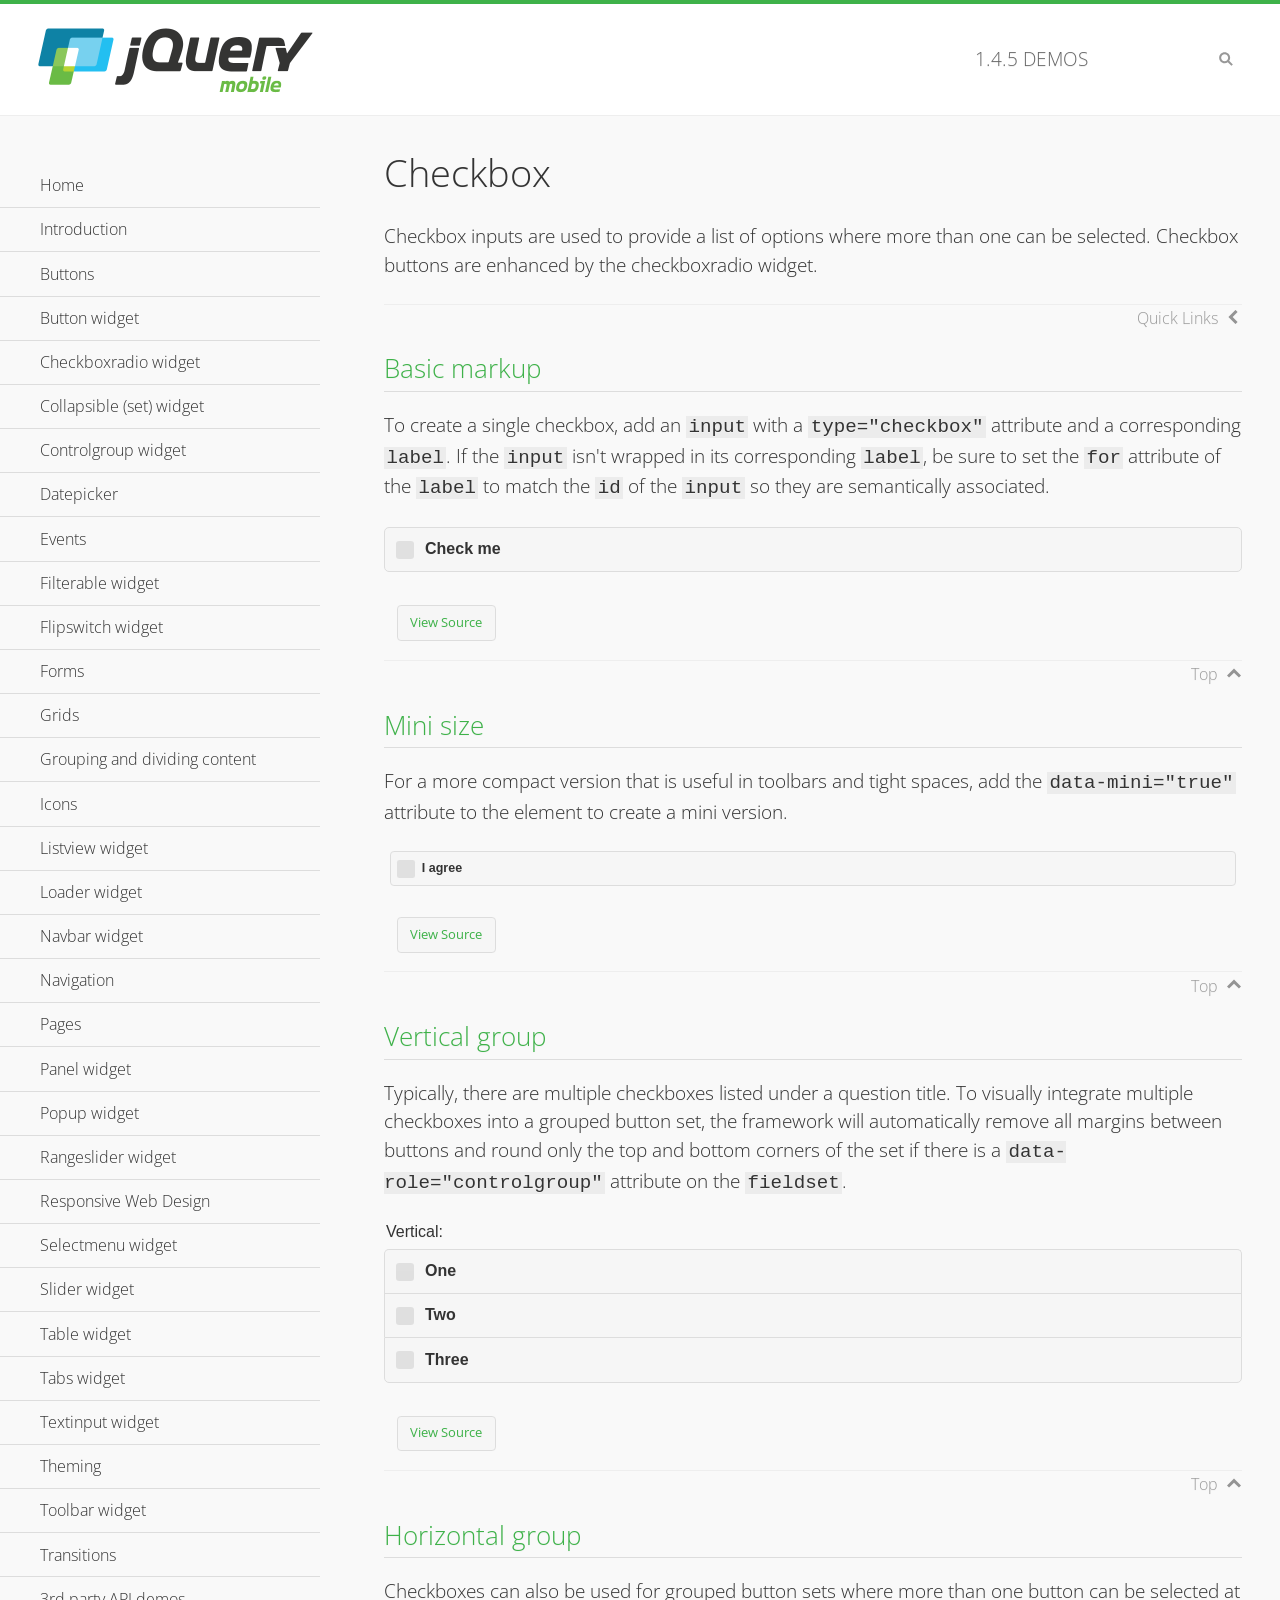
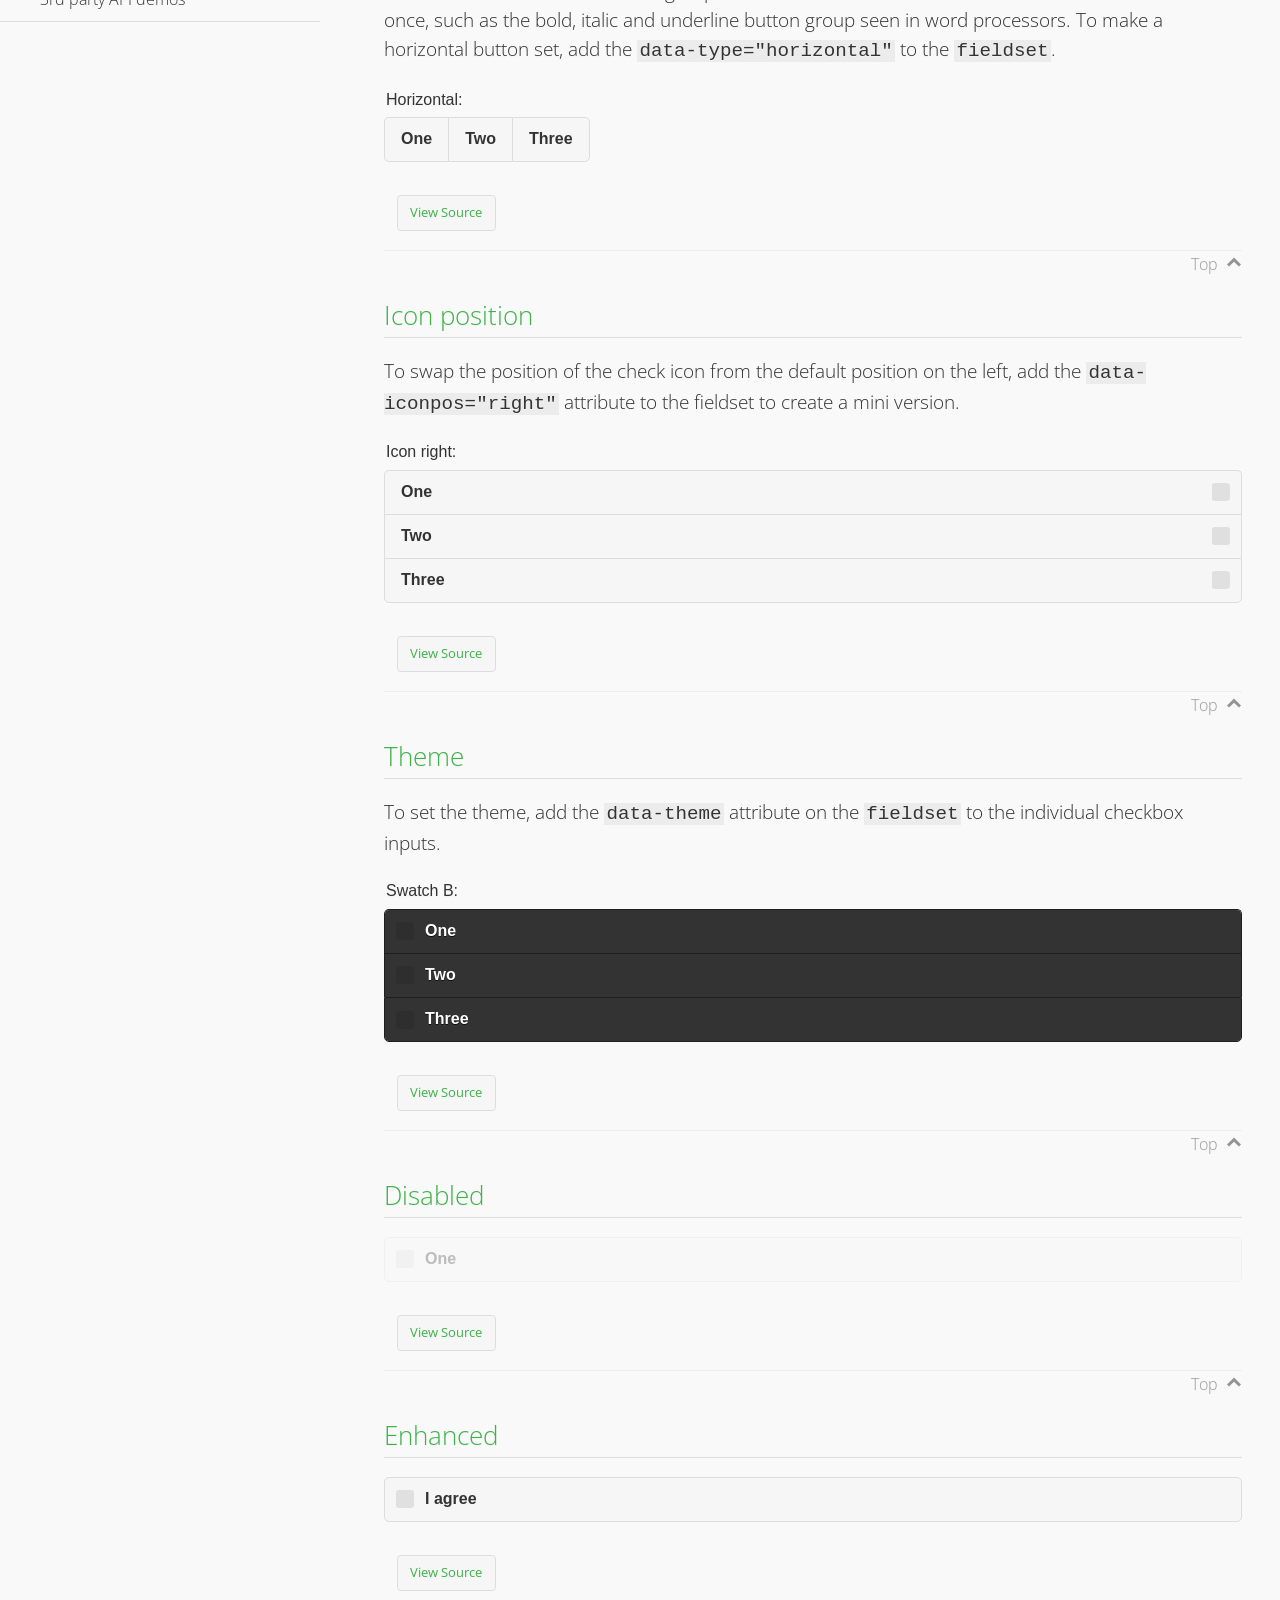
<file: www/JQueryMobile/demos/checkboxradio-checkbox/index.html>
<!DOCTYPE html>
<html>
<head>
	<meta charset="utf-8">
	<meta name="viewport" content="width=device-width, initial-scale=1">
	<title>Checkbox - jQuery Mobile Demos</title>
	<link rel="shortcut icon" href="../favicon.ico">
	<link rel="stylesheet" href="http://fonts.googleapis.com/css?family=Open+Sans:300,400,700">
	<link rel="stylesheet" href="../css/themes/default/jquery.mobile-1.4.5.min.css">
	<link rel="stylesheet" href="../_assets/css/jqm-demos.css">
	<script src="../js/jquery.js"></script>
	<script src="../_assets/js/index.js"></script>
	<script src="../js/jquery.mobile-1.4.5.min.js"></script>
</head>
<body>
<div data-role="page" class="jqm-demos" data-quicklinks="true">

	<div data-role="header" class="jqm-header">
		<h2><a href="../" title="jQuery Mobile Demos home"><img src="../_assets/img/jquery-logo.png" alt="jQuery Mobile"></a></h2>
		<p><span class="jqm-version"></span> Demos</p>
		<a href="#" class="jqm-navmenu-link ui-btn ui-btn-icon-notext ui-corner-all ui-icon-bars ui-nodisc-icon ui-alt-icon ui-btn-left">Menu</a>
		<a href="#" class="jqm-search-link ui-btn ui-btn-icon-notext ui-corner-all ui-icon-search ui-nodisc-icon ui-alt-icon ui-btn-right">Search</a>
	</div><!-- /header -->

	<div role="main" class="ui-content jqm-content">

		<h1>Checkbox</h1>

		<p>Checkbox inputs are used to provide a list of options where more than one can be selected. Checkbox buttons are enhanced by the checkboxradio widget.</p>

		<h2>Basic markup</h2>

		<p>To create a single checkbox, add an <code>input</code> with a <code>type="checkbox"</code> attribute and a corresponding <code>label</code>. If the <code>input</code> isn't wrapped in its corresponding <code>label</code>, be sure to set the <code>for</code> attribute of the <code>label</code> to match the <code>id</code> of the <code>input</code> so they are semantically associated.</p>

		<div data-demo-html="true">
			<form>
				<label>
					<input type="checkbox" name="checkbox-0 ">Check me
				</label>
			</form>
		</div><!--/demo-html -->

		<h2>Mini size</h2>

		<p>For a more compact version that is useful in toolbars and tight spaces, add the <code>data-mini="true"</code> attribute to the element to create a mini version. </p>

		<div data-demo-html="true">
			<form>
				<input type="checkbox" name="checkbox-mini-0" id="checkbox-mini-0" data-mini="true">
				<label for="checkbox-mini-0">I agree</label>
			</form>
		</div><!--/demo-html -->

		<h2>Vertical group</h2>

		<p>Typically, there are multiple checkboxes listed under a question title. To visually integrate multiple checkboxes into a grouped button set, the framework will automatically remove all margins between buttons and round only the top and bottom corners of the set if there is a <code> data-role="controlgroup"</code> attribute on the <code>fieldset</code>.</p>

		<div data-demo-html="true">
			<form>
				<fieldset data-role="controlgroup">
					<legend>Vertical:</legend>
					<input type="checkbox" name="checkbox-v-2a" id="checkbox-v-2a">
					<label for="checkbox-v-2a">One</label>
					<input type="checkbox" name="checkbox-v-2b" id="checkbox-v-2b">
					<label for="checkbox-v-2b">Two</label>
					<input type="checkbox" name="checkbox-v-2c" id="checkbox-v-2c">
					<label for="checkbox-v-2c">Three</label>
				</fieldset>
			</form>
		</div><!--/demo-html -->

		<h2>Horizontal group</h2>

		<p>Checkboxes can also be used for grouped button sets where more than one button can be selected at once, such as the bold, italic and underline button group seen in word processors. To make a horizontal button set, add the <code> data-type="horizontal"</code> to the <code>fieldset</code>.</p>

		<div data-demo-html="true">
			<form>
				<fieldset data-role="controlgroup" data-type="horizontal">
					<legend>Horizontal:</legend>
					<input type="checkbox" name="checkbox-h-2a" id="checkbox-h-2a">
					<label for="checkbox-h-2a">One</label>
					<input type="checkbox" name="checkbox-h-2b" id="checkbox-h-2b">
					<label for="checkbox-h-2b">Two</label>
					<input type="checkbox" name="checkbox-h-2c" id="checkbox-h-2c">
					<label for="checkbox-h-2c">Three</label>
				</fieldset>
			</form>
		</div><!--/demo-html -->

		<h2>Icon position</h2>

		<p>To swap the position of the check icon from the default position on the left, add the <code>data-iconpos="right"</code> attribute to the fieldset to create a mini version. </p>

		<div data-demo-html="true">
			<form>
				<fieldset data-role="controlgroup" data-iconpos="right">
					<legend>Icon right:</legend>
					<input type="checkbox" name="checkbox-h-6a" id="checkbox-h-6a">
					<label for="checkbox-h-6a">One</label>
					<input type="checkbox" name="checkbox-h-6b" id="checkbox-h-6b">
					<label for="checkbox-h-6b">Two</label>
					<input type="checkbox" name="checkbox-h-6c" id="checkbox-h-6c">
					<label for="checkbox-h-6c">Three</label>
				</fieldset>
			</form>
		</div><!--/demo-html -->

		<h2>Theme</h2>

		<p>To set the theme, add the <code>data-theme</code> attribute on the <code>fieldset</code> to the individual checkbox inputs.</p>

		<div data-demo-html="true">
			<form>
				<fieldset data-role="controlgroup">
					<legend>Swatch B:</legend>
					<input type="checkbox" name="checkbox-t-2a" id="checkbox-t-2a" data-theme="b">
					<label for="checkbox-t-2a">One</label>
					<input type="checkbox" name="checkbox-t-2b" id="checkbox-t-2b" data-theme="b">
					<label for="checkbox-t-2b">Two</label>
					<input type="checkbox" name="checkbox-t-2c" id="checkbox-t-2c" data-theme="b">
					<label for="checkbox-t-2c">Three</label>
				</fieldset>
			</form>
		</div><!--/demo-html -->

		<h2>Disabled</h2>

		<div data-demo-html="true">
			<form>
				<input disabled type="checkbox" name="checkbox-t-3a" id="checkbox-t-3a" data-theme="a">
				<label for="checkbox-t-3a">One</label>
			</form>
		</div><!--/demo-html -->

		<h2>Enhanced</h2>

		<div data-demo-html="true">
			<div class="ui-checkbox">
				<label for="checkbox-enhanced" class="ui-btn ui-corner-all ui-btn-inherit ui-btn-icon-left ui-checkbox-off">I agree</label>
				<input type="checkbox" name="checkbox-enhanced" id="checkbox-enhanced" data-enhanced="true">
			</div>
		</div><!--/demo-html -->

	</div><!-- /content -->
	    <div data-role="panel" class="jqm-navmenu-panel" data-position="left" data-display="overlay" data-theme="a">
	    	<ul class="jqm-list ui-alt-icon ui-nodisc-icon">
<li data-filtertext="demos homepage" data-icon="home"><a href=".././">Home</a></li>
<li data-filtertext="introduction overview getting started"><a href="../intro/" data-ajax="false">Introduction</a></li>
<li data-filtertext="buttons button markup buttonmarkup method anchor link button element"><a href="../button-markup/" data-ajax="false">Buttons</a></li>
<li data-filtertext="form button widget input button submit reset"><a href="../button/" data-ajax="false">Button widget</a></li>
<li data-role="collapsible" data-enhanced="true" data-collapsed-icon="carat-d" data-expanded-icon="carat-u" data-iconpos="right" data-inset="false" class="ui-collapsible ui-collapsible-themed-content ui-collapsible-collapsed">
	<h3 class="ui-collapsible-heading ui-collapsible-heading-collapsed">
		<a href="#" class="ui-collapsible-heading-toggle ui-btn ui-btn-icon-right ui-btn-inherit ui-icon-carat-d">
		    Checkboxradio widget<span class="ui-collapsible-heading-status"> click to expand contents</span>
		</a>
	</h3>
	<div class="ui-collapsible-content ui-body-inherit ui-collapsible-content-collapsed" aria-hidden="true">
		<ul>
			<li data-filtertext="form checkboxradio widget checkbox input checkboxes controlgroups"><a href="../checkboxradio-checkbox/" data-ajax="false">Checkboxes</a></li>
			<li data-filtertext="form checkboxradio widget radio input radio buttons controlgroups"><a href="../checkboxradio-radio/" data-ajax="false">Radio buttons</a></li>
		</ul>
	</div>
</li>
<li data-role="collapsible" data-enhanced="true" data-collapsed-icon="carat-d" data-expanded-icon="carat-u" data-iconpos="right" data-inset="false" class="ui-collapsible ui-collapsible-themed-content ui-collapsible-collapsed">
	<h3 class="ui-collapsible-heading ui-collapsible-heading-collapsed">
		<a href="#" class="ui-collapsible-heading-toggle ui-btn ui-btn-icon-right ui-btn-inherit ui-icon-carat-d">
			Collapsible (set) widget<span class="ui-collapsible-heading-status"> click to expand contents</span>
		</a>
	</h3>
	<div class="ui-collapsible-content ui-body-inherit ui-collapsible-content-collapsed" aria-hidden="true">
		<ul>
			<li data-filtertext="collapsibles content formatting"><a href="../collapsible/" data-ajax="false">Collapsible</a></li>
			<li data-filtertext="dynamic collapsible set accordion append expand"><a href="../collapsible-dynamic/" data-ajax="false">Dynamic collapsibles</a></li>
			<li data-filtertext="accordions collapsible set widget content formatting grouped collapsibles"><a href="../collapsibleset/" data-ajax="false">Collapsible set</a></li>
		</ul>
	</div>
</li>
<li data-role="collapsible" data-enhanced="true" data-collapsed-icon="carat-d" data-expanded-icon="carat-u" data-iconpos="right" data-inset="false" class="ui-collapsible ui-collapsible-themed-content ui-collapsible-collapsed">
	<h3 class="ui-collapsible-heading ui-collapsible-heading-collapsed">
		<a href="#" class="ui-collapsible-heading-toggle ui-btn ui-btn-icon-right ui-btn-inherit ui-icon-carat-d">
			Controlgroup widget<span class="ui-collapsible-heading-status"> click to expand contents</span>
		</a>
	</h3>
	<div class="ui-collapsible-content ui-body-inherit ui-collapsible-content-collapsed" aria-hidden="true">
		<ul>
			<li data-filtertext="controlgroups selectmenu checkboxradio input grouped buttons horizontal vertical"><a href="../controlgroup/" data-ajax="false">Controlgroup</a></li>
			<li data-filtertext="dynamic controlgroup dynamically add buttons"><a href="../controlgroup-dynamic/" data-ajax="false">Dynamic controlgroups</a></li>
		</ul>
	</div>
</li>
<li data-filtertext="form datepicker widget date input"><a href="../datepicker/" data-ajax="false">Datepicker</a></li>
<li data-role="collapsible" data-enhanced="true" data-collapsed-icon="carat-d" data-expanded-icon="carat-u" data-iconpos="right" data-inset="false" class="ui-collapsible ui-collapsible-themed-content ui-collapsible-collapsed">
	<h3 class="ui-collapsible-heading ui-collapsible-heading-collapsed">
		<a href="#" class="ui-collapsible-heading-toggle ui-btn ui-btn-icon-right ui-btn-inherit ui-icon-carat-d">
			Events<span class="ui-collapsible-heading-status"> click to expand contents</span>
		</a>
	</h3>
	<div class="ui-collapsible-content ui-body-inherit ui-collapsible-content-collapsed" aria-hidden="true">
		<ul>
			<li data-filtertext="swipe to delete list items listviews swipe events"><a href="../swipe-list/" data-ajax="false">Swipe list items</a></li>
			<li data-filtertext="swipe to navigate swipe page navigation swipe events"><a href="../swipe-page/" data-ajax="false">Swipe page navigation</a></li>
		</ul>
	</div>
</li>
<li data-filtertext="filterable filter elements sorting searching listview table"><a href="../filterable/" data-ajax="false">Filterable widget</a></li>
<li data-filtertext="form flipswitch widget flip toggle switch binary select checkbox input"><a href="../flipswitch/" data-ajax="false">Flipswitch widget</a></li>
<li data-role="collapsible" data-enhanced="true" data-collapsed-icon="carat-d" data-expanded-icon="carat-u" data-iconpos="right" data-inset="false" class="ui-collapsible ui-collapsible-themed-content ui-collapsible-collapsed">
	<h3 class="ui-collapsible-heading ui-collapsible-heading-collapsed">
		<a href="#" class="ui-collapsible-heading-toggle ui-btn ui-btn-icon-right ui-btn-inherit ui-icon-carat-d">
			Forms<span class="ui-collapsible-heading-status"> click to expand contents</span>
		</a>
	</h3>
	<div class="ui-collapsible-content ui-body-inherit ui-collapsible-content-collapsed" aria-hidden="true">
		<ul>
			<li data-filtertext="forms text checkbox radio range button submit reset inputs selects textarea slider flipswitch label form elements"><a href="../forms/" data-ajax="false">Forms</a></li>
			<li data-filtertext="form hide labels hidden accessible ui-hidden-accessible forms"><a href="../forms-label-hidden-accessible/" data-ajax="false">Hide labels</a></li>
			<li data-filtertext="form field containers fieldcontain ui-field-contain forms"><a href="../forms-field-contain/" data-ajax="false">Field containers</a></li>
			<li data-filtertext="forms disabled form elements"><a href="../forms-disabled/" data-ajax="false">Forms disabled</a></li>
			<li data-filtertext="forms gallery examples overview forms text checkbox radio range button submit reset inputs selects textarea slider flipswitch label form elements"><a href="../forms-gallery/" data-ajax="false">Forms gallery</a></li>
		</ul>
	</div>
</li>
<li data-role="collapsible" data-enhanced="true" data-collapsed-icon="carat-d" data-expanded-icon="carat-u" data-iconpos="right" data-inset="false" class="ui-collapsible ui-collapsible-themed-content ui-collapsible-collapsed">
	<h3 class="ui-collapsible-heading ui-collapsible-heading-collapsed">
		<a href="#" class="ui-collapsible-heading-toggle ui-btn ui-btn-icon-right ui-btn-inherit ui-icon-carat-d">
			Grids<span class="ui-collapsible-heading-status"> click to expand contents</span>
		</a>
	</h3>
	<div class="ui-collapsible-content ui-body-inherit ui-collapsible-content-collapsed" aria-hidden="true">
		<ul>
			<li data-filtertext="grids columns blocks content formatting rwd responsive css framework"><a href="../grids/" data-ajax="false">Grids</a></li>
			<li data-filtertext="buttons in grids css framework"><a href="../grids-buttons/" data-ajax="false">Buttons in grids</a></li>
			<li data-filtertext="custom responsive grids rwd css framework"><a href="../grids-custom-responsive/" data-ajax="false">Custom responsive grids</a></li>
		</ul>
	</div>
</li>
<li data-filtertext="blocks content formatting sections heading"><a href="../body-bar-classes/" data-ajax="false">Grouping and dividing content</a></li>
<li data-role="collapsible" data-enhanced="true" data-collapsed-icon="carat-d" data-expanded-icon="carat-u" data-iconpos="right" data-inset="false" class="ui-collapsible ui-collapsible-themed-content ui-collapsible-collapsed">
	<h3 class="ui-collapsible-heading ui-collapsible-heading-collapsed">
		<a href="#" class="ui-collapsible-heading-toggle ui-btn ui-btn-icon-right ui-btn-inherit ui-icon-carat-d">
			Icons<span class="ui-collapsible-heading-status"> click to expand contents</span>
		</a>
	</h3>
	<div class="ui-collapsible-content ui-body-inherit ui-collapsible-content-collapsed" aria-hidden="true">
		<ul>
			<li data-filtertext="button icons svg disc alt custom icon position"><a href="../icons/" data-ajax="false">Icons</a></li>
			<li data-filtertext=""><a href="../icons-grunticon/" data-ajax="false">Grunticon loader</a></li>
		</ul>
	</div>
</li>
<li data-role="collapsible" data-enhanced="true" data-collapsed-icon="carat-d" data-expanded-icon="carat-u" data-iconpos="right" data-inset="false" class="ui-collapsible ui-collapsible-themed-content ui-collapsible-collapsed">
	<h3 class="ui-collapsible-heading ui-collapsible-heading-collapsed">
		<a href="#" class="ui-collapsible-heading-toggle ui-btn ui-btn-icon-right ui-btn-inherit ui-icon-carat-d">
			Listview widget<span class="ui-collapsible-heading-status"> click to expand contents</span>
		</a>
	</h3>
	<div class="ui-collapsible-content ui-body-inherit ui-collapsible-content-collapsed" aria-hidden="true">
		<ul>
			<li data-filtertext="listview widget thumbnails icons nested split button collapsible ul ol"><a href="../listview/" data-ajax="false">Listview</a></li>
			<li data-filtertext="autocomplete filterable reveal listview filtertextbeforefilter placeholder"><a href="../listview-autocomplete/" data-ajax="false">Listview autocomplete</a></li>
			<li data-filtertext="autocomplete filterable reveal listview remote data filtertextbeforefilter placeholder"><a href="../listview-autocomplete-remote/" data-ajax="false">Listview autocomplete remote data</a></li>
			<li data-filtertext="autodividers anchor jump scroll linkbars listview lists ul ol"><a href="../listview-autodividers-linkbar/" data-ajax="false">Listview autodividers linkbar</a></li>
			<li data-filtertext="listview autodividers selector autodividersselector lists ul ol"><a href="../listview-autodividers-selector/" data-ajax="false">Listview autodividers selector</a></li>
			<li data-filtertext="listview nested list items"><a href="../listview-nested-lists/" data-ajax="false">Nested Listviews</a></li>
			<li data-filtertext="listview collapsible list items flat"><a href="../listview-collapsible-item-flat/" data-ajax="false">Listview collapsible list items (flat)</a></li>
			<li data-filtertext="listview collapsible list indented"><a href="../listview-collapsible-item-indented/" data-ajax="false">Listview collapsible list items (indented)</a></li>
			<li data-filtertext="grid listview responsive grids responsive listviews lists ul"><a href="../listview-grid/" data-ajax="false">Listview responsive grid</a></li>
		</ul>
	</div>
</li>
<li data-filtertext="loader widget page loading navigation overlay spinner"><a href="../loader/" data-ajax="false">Loader widget</a></li>
<li data-filtertext="navbar widget navmenu toolbars header footer"><a href="../navbar/" data-ajax="false">Navbar widget</a></li>
<li data-role="collapsible" data-enhanced="true" data-collapsed-icon="carat-d" data-expanded-icon="carat-u" data-iconpos="right" data-inset="false" class="ui-collapsible ui-collapsible-themed-content ui-collapsible-collapsed">
	<h3 class="ui-collapsible-heading ui-collapsible-heading-collapsed">
		<a href="#" class="ui-collapsible-heading-toggle ui-btn ui-btn-icon-right ui-btn-inherit ui-icon-carat-d">
			Navigation<span class="ui-collapsible-heading-status"> click to expand contents</span>
		</a>
	</h3>
	<div class="ui-collapsible-content ui-body-inherit ui-collapsible-content-collapsed" aria-hidden="true">
		<ul>
			<li data-filtertext="ajax navigation navigate widget history event method"><a href="../navigation/" data-ajax="false">Navigation</a></li>
			<li data-filtertext="linking pages page links navigation ajax prefetch cache"><a href="../navigation-linking-pages/" data-ajax="false">Linking pages</a></li>
			<!-- <li data-filtertext="php redirect server redirection server-side navigation"><a href="../navigation-php-redirect/" data-ajax="false">PHP redirect demo</a></li>-->
			<li data-filtertext="navigation redirection hash query"><a href="../navigation-hash-processing/" data-ajax="false">Hash processing demo</a></li>
			<li data-filtertext="navigation redirection hash query"><a href="../page-events/" data-ajax="false">Page Navigation Events</a></li>
		</ul>
	</div>
</li>
<li data-role="collapsible" data-enhanced="true" data-collapsed-icon="carat-d" data-expanded-icon="carat-u" data-iconpos="right" data-inset="false" class="ui-collapsible ui-collapsible-themed-content ui-collapsible-collapsed">
	<h3 class="ui-collapsible-heading ui-collapsible-heading-collapsed">
		<a href="#" class="ui-collapsible-heading-toggle ui-btn ui-btn-icon-right ui-btn-inherit ui-icon-carat-d">
			Pages<span class="ui-collapsible-heading-status"> click to expand contents</span>
		</a>
	</h3>
	<div class="ui-collapsible-content ui-body-inherit ui-collapsible-content-collapsed" aria-hidden="true">
		<ul>
			<li data-filtertext="pages page widget ajax navigation"><a href="../pages/" data-ajax="false">Pages</a></li>
			<li data-filtertext="single page"><a href="../pages-single-page/" data-ajax="false">Single page</a></li>
			<li data-filtertext="multipage multi-page page"><a href="../pages-multi-page/" data-ajax="false">Multi-page template</a></li>
			<li data-filtertext="dialog page widget modal popup"><a href="../pages-dialog/" data-ajax="false">Dialog page</a></li>
		</ul>
	</div>
</li>
<li data-role="collapsible" data-enhanced="true" data-collapsed-icon="carat-d" data-expanded-icon="carat-u" data-iconpos="right" data-inset="false" class="ui-collapsible ui-collapsible-themed-content ui-collapsible-collapsed">
	<h3 class="ui-collapsible-heading ui-collapsible-heading-collapsed">
		<a href="#" class="ui-collapsible-heading-toggle ui-btn ui-btn-icon-right ui-btn-inherit ui-icon-carat-d">
			Panel widget<span class="ui-collapsible-heading-status"> click to expand contents</span>
		</a>
	</h3>
	<div class="ui-collapsible-content ui-body-inherit ui-collapsible-content-collapsed" aria-hidden="true">
		<ul>
			<li data-filtertext="panel widget sliding panels reveal push overlay responsive"><a href="../panel/" data-ajax="false">Panel</a></li>
			<li data-filtertext=""><a href="../panel-external/" data-ajax="false">External panels</a></li>
			<li data-filtertext="panel "><a href="../panel-fixed/" data-ajax="false">Fixed panels</a></li>
			<li data-filtertext="panel slide panels sliding panels shadow rwd responsive breakpoint"><a href="../panel-responsive/" data-ajax="false">Panels responsive</a></li>
			<li data-filtertext="panel custom style custom panel width reveal shadow listview panel styling page background wrapper"><a href="../panel-styling/" data-ajax="false">Custom panel style</a></li>
			<li data-filtertext="panel open on swipe"><a href="../panel-swipe-open/" data-ajax="false">Panel open on swipe</a></li>
			<li data-filtertext="panels outside page internal external toolbars"><a href="../panel-external-internal/" data-ajax="false">Panel external and internal</a></li>
		</ul>
	</div>
</li>
<li data-role="collapsible" data-enhanced="true" data-collapsed-icon="carat-d" data-expanded-icon="carat-u" data-iconpos="right" data-inset="false" class="ui-collapsible ui-collapsible-themed-content ui-collapsible-collapsed">
	<h3 class="ui-collapsible-heading ui-collapsible-heading-collapsed">
		<a href="#" class="ui-collapsible-heading-toggle ui-btn ui-btn-icon-right ui-btn-inherit ui-icon-carat-d">
			Popup widget<span class="ui-collapsible-heading-status"> click to expand contents</span>
		</a>
	</h3>
	<div class="ui-collapsible-content ui-body-inherit ui-collapsible-content-collapsed" aria-hidden="true">
		<ul>
			<li data-filtertext="popup widget popups dialog modal transition tooltip lightbox form overlay screen flip pop fade transition"><a href="../popup/" data-ajax="false">Popup</a></li>
			<li data-filtertext="popup alignment position"><a href="../popup-alignment/" data-ajax="false">Popup alignment</a></li>
			<li data-filtertext="popup arrow size popups popover"><a href="../popup-arrow-size/" data-ajax="false">Popup arrow size</a></li>
			<li data-filtertext="dynamic popups popup images lightbox"><a href="../popup-dynamic/" data-ajax="false">Dynamic popups</a></li>
			<li data-filtertext="popups with iframes scaling"><a href="../popup-iframe/" data-ajax="false">Popups with iframes</a></li>
			<li data-filtertext="popup image scaling"><a href="../popup-image-scaling/" data-ajax="false">Popup image scaling</a></li>
			<li data-filtertext="external popup outside multi-page"><a href="../popup-outside-multipage/" data-ajax="false">Popup outside multi-page</a></li>
		</ul>
	</div>
</li>
<li data-filtertext="form rangeslider widget dual sliders dual handle sliders range input"><a href="../rangeslider/" data-ajax="false">Rangeslider widget</a></li>
<li data-filtertext="responsive web design rwd adaptive progressive enhancement PE accessible mobile breakpoints media query media queries"><a href="../rwd/" data-ajax="false">Responsive Web Design</a></li>
<li data-role="collapsible" data-enhanced="true" data-collapsed-icon="carat-d" data-expanded-icon="carat-u" data-iconpos="right" data-inset="false" class="ui-collapsible ui-collapsible-themed-content ui-collapsible-collapsed">
	<h3 class="ui-collapsible-heading ui-collapsible-heading-collapsed">
		<a href="#" class="ui-collapsible-heading-toggle ui-btn ui-btn-icon-right ui-btn-inherit ui-icon-carat-d">
			Selectmenu widget<span class="ui-collapsible-heading-status"> click to expand contents</span>
		</a>
	</h3>
	<div class="ui-collapsible-content ui-body-inherit ui-collapsible-content-collapsed" aria-hidden="true">
		<ul>
			<li data-filtertext="form selectmenu widget select input custom select menu selects"><a href="../selectmenu/" data-ajax="false">Selectmenu</a></li>
			<li data-filtertext="form custom select menu selectmenu widget custom menu option optgroup multiple selects"><a href="../selectmenu-custom/" data-ajax="false">Custom select menu</a></li>
			<li data-filtertext="filterable select filter popup dialog"><a href="../selectmenu-custom-filter/" data-ajax="false">Custom select menu with filter</a></li>
		</ul>
	</div>
</li>
<li data-role="collapsible" data-enhanced="true" data-collapsed-icon="carat-d" data-expanded-icon="carat-u" data-iconpos="right" data-inset="false" class="ui-collapsible ui-collapsible-themed-content ui-collapsible-collapsed">
	<h3 class="ui-collapsible-heading ui-collapsible-heading-collapsed">
		<a href="#" class="ui-collapsible-heading-toggle ui-btn ui-btn-icon-right ui-btn-inherit ui-icon-carat-d">
			Slider widget<span class="ui-collapsible-heading-status"> click to expand contents</span>
		</a>
	</h3>
	<div class="ui-collapsible-content ui-body-inherit ui-collapsible-content-collapsed" aria-hidden="true">
		<ul>
			<li data-filtertext="form slider widget range input single sliders"><a href="../slider/" data-ajax="false">Slider</a></li>
			<li data-filtertext="form slider widget flipswitch slider binary select flip toggle switch"><a href="../slider-flipswitch/" data-ajax="false">Slider flip toggle switch</a></li>
			<li data-filtertext="form slider tooltip handle value input range sliders"><a href="../slider-tooltip/" data-ajax="false">Slider tooltip</a></li>
		</ul>
	</div>
</li>
<li data-role="collapsible" data-enhanced="true" data-collapsed-icon="carat-d" data-expanded-icon="carat-u" data-iconpos="right" data-inset="false" class="ui-collapsible ui-collapsible-themed-content ui-collapsible-collapsed">
	<h3 class="ui-collapsible-heading ui-collapsible-heading-collapsed">
		<a href="#" class="ui-collapsible-heading-toggle ui-btn ui-btn-icon-right ui-btn-inherit ui-icon-carat-d">
			Table widget<span class="ui-collapsible-heading-status"> click to expand contents</span>
		</a>
	</h3>
	<div class="ui-collapsible-content ui-body-inherit ui-collapsible-content-collapsed" aria-hidden="true">
		<ul>
			<li data-filtertext="table widget reflow column toggle th td responsive tables rwd hide show tabular"><a href="../table-column-toggle/" data-ajax="false">Table Column Toggle</a></li>
			<li data-filtertext="table column toggle phone comparison demo"><a href="../table-column-toggle-example/" data-ajax="false">Table Column Toggle demo</a></li>
			<li data-filtertext="responsive tables table column toggle heading groups rwd breakpoint"><a href="../table-column-toggle-heading-groups/" data-ajax="false">Table Column Toggle heading groups</a></li>
			<li data-filtertext="responsive tables table column toggle hide rwd breakpoint customization options"><a href="../table-column-toggle-options/" data-ajax="false">Table Column Toggle options</a></li>
			<li data-filtertext="table reflow th td responsive rwd columns tabular"><a href="../table-reflow/" data-ajax="false">Table Reflow</a></li>
			<li data-filtertext="responsive tables table reflow heading groups rwd breakpoint"><a href="../table-reflow-heading-groups/" data-ajax="false">Table Reflow heading groups</a></li>
			<li data-filtertext="responsive tables table reflow stripes strokes table style"><a href="../table-reflow-stripes-strokes/" data-ajax="false">Table Reflow stripes and strokes</a></li>
			<li data-filtertext="responsive tables table reflow stack custom styles"><a href="../table-reflow-styling/" data-ajax="false">Table Reflow custom styles</a></li>
		</ul>
	</div>
</li>
<li data-filtertext="ui tabs widget"><a href="../tabs/" data-ajax="false">Tabs widget</a></li>
<li data-filtertext="form textinput widget text input textarea number date time tel email file color password"><a href="../textinput/" data-ajax="false">Textinput widget</a></li>
<li data-role="collapsible" data-enhanced="true" data-collapsed-icon="carat-d" data-expanded-icon="carat-u" data-iconpos="right" data-inset="false" class="ui-collapsible ui-collapsible-themed-content ui-collapsible-collapsed">
	<h3 class="ui-collapsible-heading ui-collapsible-heading-collapsed">
		<a href="#" class="ui-collapsible-heading-toggle ui-btn ui-btn-icon-right ui-btn-inherit ui-icon-carat-d">
			Theming<span class="ui-collapsible-heading-status"> click to expand contents</span>
		</a>
	</h3>
	<div class="ui-collapsible-content ui-body-inherit ui-collapsible-content-collapsed" aria-hidden="true">
		<ul>
			<li data-filtertext="default theme swatches theming style css"><a href="../theme-default/" data-ajax="false">Default theme</a></li>
			<li data-filtertext="classic theme old theme swatches theming style css"><a href="../theme-classic/" data-ajax="false">Classic theme</a></li>
		</ul>
	</div>
</li>
<li data-role="collapsible" data-enhanced="true" data-collapsed-icon="carat-d" data-expanded-icon="carat-u" data-iconpos="right" data-inset="false" class="ui-collapsible ui-collapsible-themed-content ui-collapsible-collapsed">
	<h3 class="ui-collapsible-heading ui-collapsible-heading-collapsed">
		<a href="#" class="ui-collapsible-heading-toggle ui-btn ui-btn-icon-right ui-btn-inherit ui-icon-carat-d">
			Toolbar widget<span class="ui-collapsible-heading-status"> click to expand contents</span>
		</a>
	</h3>
	<div class="ui-collapsible-content ui-body-inherit ui-collapsible-content-collapsed" aria-hidden="true">
		<ul>
			<li data-filtertext="toolbar widget header footer toolbars fixed fullscreen external sections"><a href="../toolbar/" data-ajax="false">Toolbar</a></li>
			<li data-filtertext="dynamic toolbars dynamically add toolbar header footer"><a href="../toolbar-dynamic/" data-ajax="false">Dynamic toolbars</a></li>
			<li data-filtertext="external toolbars header footer"><a href="../toolbar-external/" data-ajax="false">External toolbars</a></li>
			<li data-filtertext="fixed toolbars header footer"><a href="../toolbar-fixed/" data-ajax="false">Fixed toolbars</a></li>
			<li data-filtertext="fixed fullscreen toolbars header footer"><a href="../toolbar-fixed-fullscreen/" data-ajax="false">Fullscreen toolbars</a></li>
			<li data-filtertext="external fixed toolbars header footer"><a href="../toolbar-fixed-external/" data-ajax="false">Fixed external toolbars</a></li>
			<li data-filtertext="external persistent toolbars header footer navbar navmenu"><a href="../toolbar-fixed-persistent/" data-ajax="false">Persistent toolbars</a></li>
			<li data-filtertext="external ajax optimized toolbars persistent toolbars header footer navbar"><a href="../toolbar-fixed-persistent-optimized/" data-ajax="false">Ajax optimized toolbars</a></li>
			<li data-filtertext="form in toolbars header footer"><a href="../toolbar-fixed-forms/" data-ajax="false">Form in toolbar</a></li>
		</ul>
	</div>
</li>
<li data-filtertext="page transitions animated pages popup navigation flip slide fade pop"><a href="../transitions/" data-ajax="false">Transitions</a></li>
<li data-role="collapsible" data-enhanced="true" data-collapsed-icon="carat-d" data-expanded-icon="carat-u" data-iconpos="right" data-inset="false" class="ui-collapsible ui-collapsible-themed-content ui-collapsible-collapsed">
	<h3 class="ui-collapsible-heading ui-collapsible-heading-collapsed">
		<a href="#" class="ui-collapsible-heading-toggle ui-btn ui-btn-icon-right ui-btn-inherit ui-icon-carat-d">
			3rd party API demos<span class="ui-collapsible-heading-status"> click to expand contents</span>
		</a>
	</h3>
	<div class="ui-collapsible-content ui-body-inherit ui-collapsible-content-collapsed" aria-hidden="true">
		<ul>
			<li data-filtertext="backbone requirejs navigation router"><a href="../backbone-requirejs/" data-ajax="false">Backbone RequireJS</a></li>
			<li data-filtertext="google maps geolocation demo"><a href="../map-geolocation/" data-ajax="false">Google Maps geolocation</a></li>
			<li data-filtertext="google maps hybrid"><a href="../map-list-toggle/" data-ajax="false">Google Maps list toggle</a></li>
		</ul>
	</div>
</li>



		     </ul>
		</div><!-- /panel -->


	<div data-role="footer" data-position="fixed" data-tap-toggle="false" class="jqm-footer">
		<p>jQuery Mobile Demos version <span class="jqm-version"></span></p>
		<p>Copyright 2014 The jQuery Foundation</p>
	</div><!-- /footer -->
	<!-- TODO: This should become an external panel so we can add input to markup (unique ID) -->
    <div data-role="panel" class="jqm-search-panel" data-position="right" data-display="overlay" data-theme="a">
		<div class="jqm-search">
			<ul class="jqm-list" data-filter-placeholder="Search demos..." data-filter-reveal="true">
<li data-filtertext="demos homepage" data-icon="home"><a href=".././">Home</a></li>
<li data-filtertext="introduction overview getting started"><a href="../intro/" data-ajax="false">Introduction</a></li>
<li data-filtertext="buttons button markup buttonmarkup method anchor link button element"><a href="../button-markup/" data-ajax="false">Buttons</a></li>
<li data-filtertext="form button widget input button submit reset"><a href="../button/" data-ajax="false">Button widget</a></li>
<li data-role="collapsible" data-enhanced="true" data-collapsed-icon="carat-d" data-expanded-icon="carat-u" data-iconpos="right" data-inset="false" class="ui-collapsible ui-collapsible-themed-content ui-collapsible-collapsed">
	<h3 class="ui-collapsible-heading ui-collapsible-heading-collapsed">
		<a href="#" class="ui-collapsible-heading-toggle ui-btn ui-btn-icon-right ui-btn-inherit ui-icon-carat-d">
		    Checkboxradio widget<span class="ui-collapsible-heading-status"> click to expand contents</span>
		</a>
	</h3>
	<div class="ui-collapsible-content ui-body-inherit ui-collapsible-content-collapsed" aria-hidden="true">
		<ul>
			<li data-filtertext="form checkboxradio widget checkbox input checkboxes controlgroups"><a href="../checkboxradio-checkbox/" data-ajax="false">Checkboxes</a></li>
			<li data-filtertext="form checkboxradio widget radio input radio buttons controlgroups"><a href="../checkboxradio-radio/" data-ajax="false">Radio buttons</a></li>
		</ul>
	</div>
</li>
<li data-role="collapsible" data-enhanced="true" data-collapsed-icon="carat-d" data-expanded-icon="carat-u" data-iconpos="right" data-inset="false" class="ui-collapsible ui-collapsible-themed-content ui-collapsible-collapsed">
	<h3 class="ui-collapsible-heading ui-collapsible-heading-collapsed">
		<a href="#" class="ui-collapsible-heading-toggle ui-btn ui-btn-icon-right ui-btn-inherit ui-icon-carat-d">
			Collapsible (set) widget<span class="ui-collapsible-heading-status"> click to expand contents</span>
		</a>
	</h3>
	<div class="ui-collapsible-content ui-body-inherit ui-collapsible-content-collapsed" aria-hidden="true">
		<ul>
			<li data-filtertext="collapsibles content formatting"><a href="../collapsible/" data-ajax="false">Collapsible</a></li>
			<li data-filtertext="dynamic collapsible set accordion append expand"><a href="../collapsible-dynamic/" data-ajax="false">Dynamic collapsibles</a></li>
			<li data-filtertext="accordions collapsible set widget content formatting grouped collapsibles"><a href="../collapsibleset/" data-ajax="false">Collapsible set</a></li>
		</ul>
	</div>
</li>
<li data-role="collapsible" data-enhanced="true" data-collapsed-icon="carat-d" data-expanded-icon="carat-u" data-iconpos="right" data-inset="false" class="ui-collapsible ui-collapsible-themed-content ui-collapsible-collapsed">
	<h3 class="ui-collapsible-heading ui-collapsible-heading-collapsed">
		<a href="#" class="ui-collapsible-heading-toggle ui-btn ui-btn-icon-right ui-btn-inherit ui-icon-carat-d">
			Controlgroup widget<span class="ui-collapsible-heading-status"> click to expand contents</span>
		</a>
	</h3>
	<div class="ui-collapsible-content ui-body-inherit ui-collapsible-content-collapsed" aria-hidden="true">
		<ul>
			<li data-filtertext="controlgroups selectmenu checkboxradio input grouped buttons horizontal vertical"><a href="../controlgroup/" data-ajax="false">Controlgroup</a></li>
			<li data-filtertext="dynamic controlgroup dynamically add buttons"><a href="../controlgroup-dynamic/" data-ajax="false">Dynamic controlgroups</a></li>
		</ul>
	</div>
</li>
<li data-filtertext="form datepicker widget date input"><a href="../datepicker/" data-ajax="false">Datepicker</a></li>
<li data-role="collapsible" data-enhanced="true" data-collapsed-icon="carat-d" data-expanded-icon="carat-u" data-iconpos="right" data-inset="false" class="ui-collapsible ui-collapsible-themed-content ui-collapsible-collapsed">
	<h3 class="ui-collapsible-heading ui-collapsible-heading-collapsed">
		<a href="#" class="ui-collapsible-heading-toggle ui-btn ui-btn-icon-right ui-btn-inherit ui-icon-carat-d">
			Events<span class="ui-collapsible-heading-status"> click to expand contents</span>
		</a>
	</h3>
	<div class="ui-collapsible-content ui-body-inherit ui-collapsible-content-collapsed" aria-hidden="true">
		<ul>
			<li data-filtertext="swipe to delete list items listviews swipe events"><a href="../swipe-list/" data-ajax="false">Swipe list items</a></li>
			<li data-filtertext="swipe to navigate swipe page navigation swipe events"><a href="../swipe-page/" data-ajax="false">Swipe page navigation</a></li>
		</ul>
	</div>
</li>
<li data-filtertext="filterable filter elements sorting searching listview table"><a href="../filterable/" data-ajax="false">Filterable widget</a></li>
<li data-filtertext="form flipswitch widget flip toggle switch binary select checkbox input"><a href="../flipswitch/" data-ajax="false">Flipswitch widget</a></li>
<li data-role="collapsible" data-enhanced="true" data-collapsed-icon="carat-d" data-expanded-icon="carat-u" data-iconpos="right" data-inset="false" class="ui-collapsible ui-collapsible-themed-content ui-collapsible-collapsed">
	<h3 class="ui-collapsible-heading ui-collapsible-heading-collapsed">
		<a href="#" class="ui-collapsible-heading-toggle ui-btn ui-btn-icon-right ui-btn-inherit ui-icon-carat-d">
			Forms<span class="ui-collapsible-heading-status"> click to expand contents</span>
		</a>
	</h3>
	<div class="ui-collapsible-content ui-body-inherit ui-collapsible-content-collapsed" aria-hidden="true">
		<ul>
			<li data-filtertext="forms text checkbox radio range button submit reset inputs selects textarea slider flipswitch label form elements"><a href="../forms/" data-ajax="false">Forms</a></li>
			<li data-filtertext="form hide labels hidden accessible ui-hidden-accessible forms"><a href="../forms-label-hidden-accessible/" data-ajax="false">Hide labels</a></li>
			<li data-filtertext="form field containers fieldcontain ui-field-contain forms"><a href="../forms-field-contain/" data-ajax="false">Field containers</a></li>
			<li data-filtertext="forms disabled form elements"><a href="../forms-disabled/" data-ajax="false">Forms disabled</a></li>
			<li data-filtertext="forms gallery examples overview forms text checkbox radio range button submit reset inputs selects textarea slider flipswitch label form elements"><a href="../forms-gallery/" data-ajax="false">Forms gallery</a></li>
		</ul>
	</div>
</li>
<li data-role="collapsible" data-enhanced="true" data-collapsed-icon="carat-d" data-expanded-icon="carat-u" data-iconpos="right" data-inset="false" class="ui-collapsible ui-collapsible-themed-content ui-collapsible-collapsed">
	<h3 class="ui-collapsible-heading ui-collapsible-heading-collapsed">
		<a href="#" class="ui-collapsible-heading-toggle ui-btn ui-btn-icon-right ui-btn-inherit ui-icon-carat-d">
			Grids<span class="ui-collapsible-heading-status"> click to expand contents</span>
		</a>
	</h3>
	<div class="ui-collapsible-content ui-body-inherit ui-collapsible-content-collapsed" aria-hidden="true">
		<ul>
			<li data-filtertext="grids columns blocks content formatting rwd responsive css framework"><a href="../grids/" data-ajax="false">Grids</a></li>
			<li data-filtertext="buttons in grids css framework"><a href="../grids-buttons/" data-ajax="false">Buttons in grids</a></li>
			<li data-filtertext="custom responsive grids rwd css framework"><a href="../grids-custom-responsive/" data-ajax="false">Custom responsive grids</a></li>
		</ul>
	</div>
</li>
<li data-filtertext="blocks content formatting sections heading"><a href="../body-bar-classes/" data-ajax="false">Grouping and dividing content</a></li>
<li data-role="collapsible" data-enhanced="true" data-collapsed-icon="carat-d" data-expanded-icon="carat-u" data-iconpos="right" data-inset="false" class="ui-collapsible ui-collapsible-themed-content ui-collapsible-collapsed">
	<h3 class="ui-collapsible-heading ui-collapsible-heading-collapsed">
		<a href="#" class="ui-collapsible-heading-toggle ui-btn ui-btn-icon-right ui-btn-inherit ui-icon-carat-d">
			Icons<span class="ui-collapsible-heading-status"> click to expand contents</span>
		</a>
	</h3>
	<div class="ui-collapsible-content ui-body-inherit ui-collapsible-content-collapsed" aria-hidden="true">
		<ul>
			<li data-filtertext="button icons svg disc alt custom icon position"><a href="../icons/" data-ajax="false">Icons</a></li>
			<li data-filtertext=""><a href="../icons-grunticon/" data-ajax="false">Grunticon loader</a></li>
		</ul>
	</div>
</li>
<li data-role="collapsible" data-enhanced="true" data-collapsed-icon="carat-d" data-expanded-icon="carat-u" data-iconpos="right" data-inset="false" class="ui-collapsible ui-collapsible-themed-content ui-collapsible-collapsed">
	<h3 class="ui-collapsible-heading ui-collapsible-heading-collapsed">
		<a href="#" class="ui-collapsible-heading-toggle ui-btn ui-btn-icon-right ui-btn-inherit ui-icon-carat-d">
			Listview widget<span class="ui-collapsible-heading-status"> click to expand contents</span>
		</a>
	</h3>
	<div class="ui-collapsible-content ui-body-inherit ui-collapsible-content-collapsed" aria-hidden="true">
		<ul>
			<li data-filtertext="listview widget thumbnails icons nested split button collapsible ul ol"><a href="../listview/" data-ajax="false">Listview</a></li>
			<li data-filtertext="autocomplete filterable reveal listview filtertextbeforefilter placeholder"><a href="../listview-autocomplete/" data-ajax="false">Listview autocomplete</a></li>
			<li data-filtertext="autocomplete filterable reveal listview remote data filtertextbeforefilter placeholder"><a href="../listview-autocomplete-remote/" data-ajax="false">Listview autocomplete remote data</a></li>
			<li data-filtertext="autodividers anchor jump scroll linkbars listview lists ul ol"><a href="../listview-autodividers-linkbar/" data-ajax="false">Listview autodividers linkbar</a></li>
			<li data-filtertext="listview autodividers selector autodividersselector lists ul ol"><a href="../listview-autodividers-selector/" data-ajax="false">Listview autodividers selector</a></li>
			<li data-filtertext="listview nested list items"><a href="../listview-nested-lists/" data-ajax="false">Nested Listviews</a></li>
			<li data-filtertext="listview collapsible list items flat"><a href="../listview-collapsible-item-flat/" data-ajax="false">Listview collapsible list items (flat)</a></li>
			<li data-filtertext="listview collapsible list indented"><a href="../listview-collapsible-item-indented/" data-ajax="false">Listview collapsible list items (indented)</a></li>
			<li data-filtertext="grid listview responsive grids responsive listviews lists ul"><a href="../listview-grid/" data-ajax="false">Listview responsive grid</a></li>
		</ul>
	</div>
</li>
<li data-filtertext="loader widget page loading navigation overlay spinner"><a href="../loader/" data-ajax="false">Loader widget</a></li>
<li data-filtertext="navbar widget navmenu toolbars header footer"><a href="../navbar/" data-ajax="false">Navbar widget</a></li>
<li data-role="collapsible" data-enhanced="true" data-collapsed-icon="carat-d" data-expanded-icon="carat-u" data-iconpos="right" data-inset="false" class="ui-collapsible ui-collapsible-themed-content ui-collapsible-collapsed">
	<h3 class="ui-collapsible-heading ui-collapsible-heading-collapsed">
		<a href="#" class="ui-collapsible-heading-toggle ui-btn ui-btn-icon-right ui-btn-inherit ui-icon-carat-d">
			Navigation<span class="ui-collapsible-heading-status"> click to expand contents</span>
		</a>
	</h3>
	<div class="ui-collapsible-content ui-body-inherit ui-collapsible-content-collapsed" aria-hidden="true">
		<ul>
			<li data-filtertext="ajax navigation navigate widget history event method"><a href="../navigation/" data-ajax="false">Navigation</a></li>
			<li data-filtertext="linking pages page links navigation ajax prefetch cache"><a href="../navigation-linking-pages/" data-ajax="false">Linking pages</a></li>
			<!-- <li data-filtertext="php redirect server redirection server-side navigation"><a href="../navigation-php-redirect/" data-ajax="false">PHP redirect demo</a></li>-->
			<li data-filtertext="navigation redirection hash query"><a href="../navigation-hash-processing/" data-ajax="false">Hash processing demo</a></li>
			<li data-filtertext="navigation redirection hash query"><a href="../page-events/" data-ajax="false">Page Navigation Events</a></li>
		</ul>
	</div>
</li>
<li data-role="collapsible" data-enhanced="true" data-collapsed-icon="carat-d" data-expanded-icon="carat-u" data-iconpos="right" data-inset="false" class="ui-collapsible ui-collapsible-themed-content ui-collapsible-collapsed">
	<h3 class="ui-collapsible-heading ui-collapsible-heading-collapsed">
		<a href="#" class="ui-collapsible-heading-toggle ui-btn ui-btn-icon-right ui-btn-inherit ui-icon-carat-d">
			Pages<span class="ui-collapsible-heading-status"> click to expand contents</span>
		</a>
	</h3>
	<div class="ui-collapsible-content ui-body-inherit ui-collapsible-content-collapsed" aria-hidden="true">
		<ul>
			<li data-filtertext="pages page widget ajax navigation"><a href="../pages/" data-ajax="false">Pages</a></li>
			<li data-filtertext="single page"><a href="../pages-single-page/" data-ajax="false">Single page</a></li>
			<li data-filtertext="multipage multi-page page"><a href="../pages-multi-page/" data-ajax="false">Multi-page template</a></li>
			<li data-filtertext="dialog page widget modal popup"><a href="../pages-dialog/" data-ajax="false">Dialog page</a></li>
		</ul>
	</div>
</li>
<li data-role="collapsible" data-enhanced="true" data-collapsed-icon="carat-d" data-expanded-icon="carat-u" data-iconpos="right" data-inset="false" class="ui-collapsible ui-collapsible-themed-content ui-collapsible-collapsed">
	<h3 class="ui-collapsible-heading ui-collapsible-heading-collapsed">
		<a href="#" class="ui-collapsible-heading-toggle ui-btn ui-btn-icon-right ui-btn-inherit ui-icon-carat-d">
			Panel widget<span class="ui-collapsible-heading-status"> click to expand contents</span>
		</a>
	</h3>
	<div class="ui-collapsible-content ui-body-inherit ui-collapsible-content-collapsed" aria-hidden="true">
		<ul>
			<li data-filtertext="panel widget sliding panels reveal push overlay responsive"><a href="../panel/" data-ajax="false">Panel</a></li>
			<li data-filtertext=""><a href="../panel-external/" data-ajax="false">External panels</a></li>
			<li data-filtertext="panel "><a href="../panel-fixed/" data-ajax="false">Fixed panels</a></li>
			<li data-filtertext="panel slide panels sliding panels shadow rwd responsive breakpoint"><a href="../panel-responsive/" data-ajax="false">Panels responsive</a></li>
			<li data-filtertext="panel custom style custom panel width reveal shadow listview panel styling page background wrapper"><a href="../panel-styling/" data-ajax="false">Custom panel style</a></li>
			<li data-filtertext="panel open on swipe"><a href="../panel-swipe-open/" data-ajax="false">Panel open on swipe</a></li>
			<li data-filtertext="panels outside page internal external toolbars"><a href="../panel-external-internal/" data-ajax="false">Panel external and internal</a></li>
		</ul>
	</div>
</li>
<li data-role="collapsible" data-enhanced="true" data-collapsed-icon="carat-d" data-expanded-icon="carat-u" data-iconpos="right" data-inset="false" class="ui-collapsible ui-collapsible-themed-content ui-collapsible-collapsed">
	<h3 class="ui-collapsible-heading ui-collapsible-heading-collapsed">
		<a href="#" class="ui-collapsible-heading-toggle ui-btn ui-btn-icon-right ui-btn-inherit ui-icon-carat-d">
			Popup widget<span class="ui-collapsible-heading-status"> click to expand contents</span>
		</a>
	</h3>
	<div class="ui-collapsible-content ui-body-inherit ui-collapsible-content-collapsed" aria-hidden="true">
		<ul>
			<li data-filtertext="popup widget popups dialog modal transition tooltip lightbox form overlay screen flip pop fade transition"><a href="../popup/" data-ajax="false">Popup</a></li>
			<li data-filtertext="popup alignment position"><a href="../popup-alignment/" data-ajax="false">Popup alignment</a></li>
			<li data-filtertext="popup arrow size popups popover"><a href="../popup-arrow-size/" data-ajax="false">Popup arrow size</a></li>
			<li data-filtertext="dynamic popups popup images lightbox"><a href="../popup-dynamic/" data-ajax="false">Dynamic popups</a></li>
			<li data-filtertext="popups with iframes scaling"><a href="../popup-iframe/" data-ajax="false">Popups with iframes</a></li>
			<li data-filtertext="popup image scaling"><a href="../popup-image-scaling/" data-ajax="false">Popup image scaling</a></li>
			<li data-filtertext="external popup outside multi-page"><a href="../popup-outside-multipage/" data-ajax="false">Popup outside multi-page</a></li>
		</ul>
	</div>
</li>
<li data-filtertext="form rangeslider widget dual sliders dual handle sliders range input"><a href="../rangeslider/" data-ajax="false">Rangeslider widget</a></li>
<li data-filtertext="responsive web design rwd adaptive progressive enhancement PE accessible mobile breakpoints media query media queries"><a href="../rwd/" data-ajax="false">Responsive Web Design</a></li>
<li data-role="collapsible" data-enhanced="true" data-collapsed-icon="carat-d" data-expanded-icon="carat-u" data-iconpos="right" data-inset="false" class="ui-collapsible ui-collapsible-themed-content ui-collapsible-collapsed">
	<h3 class="ui-collapsible-heading ui-collapsible-heading-collapsed">
		<a href="#" class="ui-collapsible-heading-toggle ui-btn ui-btn-icon-right ui-btn-inherit ui-icon-carat-d">
			Selectmenu widget<span class="ui-collapsible-heading-status"> click to expand contents</span>
		</a>
	</h3>
	<div class="ui-collapsible-content ui-body-inherit ui-collapsible-content-collapsed" aria-hidden="true">
		<ul>
			<li data-filtertext="form selectmenu widget select input custom select menu selects"><a href="../selectmenu/" data-ajax="false">Selectmenu</a></li>
			<li data-filtertext="form custom select menu selectmenu widget custom menu option optgroup multiple selects"><a href="../selectmenu-custom/" data-ajax="false">Custom select menu</a></li>
			<li data-filtertext="filterable select filter popup dialog"><a href="../selectmenu-custom-filter/" data-ajax="false">Custom select menu with filter</a></li>
		</ul>
	</div>
</li>
<li data-role="collapsible" data-enhanced="true" data-collapsed-icon="carat-d" data-expanded-icon="carat-u" data-iconpos="right" data-inset="false" class="ui-collapsible ui-collapsible-themed-content ui-collapsible-collapsed">
	<h3 class="ui-collapsible-heading ui-collapsible-heading-collapsed">
		<a href="#" class="ui-collapsible-heading-toggle ui-btn ui-btn-icon-right ui-btn-inherit ui-icon-carat-d">
			Slider widget<span class="ui-collapsible-heading-status"> click to expand contents</span>
		</a>
	</h3>
	<div class="ui-collapsible-content ui-body-inherit ui-collapsible-content-collapsed" aria-hidden="true">
		<ul>
			<li data-filtertext="form slider widget range input single sliders"><a href="../slider/" data-ajax="false">Slider</a></li>
			<li data-filtertext="form slider widget flipswitch slider binary select flip toggle switch"><a href="../slider-flipswitch/" data-ajax="false">Slider flip toggle switch</a></li>
			<li data-filtertext="form slider tooltip handle value input range sliders"><a href="../slider-tooltip/" data-ajax="false">Slider tooltip</a></li>
		</ul>
	</div>
</li>
<li data-role="collapsible" data-enhanced="true" data-collapsed-icon="carat-d" data-expanded-icon="carat-u" data-iconpos="right" data-inset="false" class="ui-collapsible ui-collapsible-themed-content ui-collapsible-collapsed">
	<h3 class="ui-collapsible-heading ui-collapsible-heading-collapsed">
		<a href="#" class="ui-collapsible-heading-toggle ui-btn ui-btn-icon-right ui-btn-inherit ui-icon-carat-d">
			Table widget<span class="ui-collapsible-heading-status"> click to expand contents</span>
		</a>
	</h3>
	<div class="ui-collapsible-content ui-body-inherit ui-collapsible-content-collapsed" aria-hidden="true">
		<ul>
			<li data-filtertext="table widget reflow column toggle th td responsive tables rwd hide show tabular"><a href="../table-column-toggle/" data-ajax="false">Table Column Toggle</a></li>
			<li data-filtertext="table column toggle phone comparison demo"><a href="../table-column-toggle-example/" data-ajax="false">Table Column Toggle demo</a></li>
			<li data-filtertext="responsive tables table column toggle heading groups rwd breakpoint"><a href="../table-column-toggle-heading-groups/" data-ajax="false">Table Column Toggle heading groups</a></li>
			<li data-filtertext="responsive tables table column toggle hide rwd breakpoint customization options"><a href="../table-column-toggle-options/" data-ajax="false">Table Column Toggle options</a></li>
			<li data-filtertext="table reflow th td responsive rwd columns tabular"><a href="../table-reflow/" data-ajax="false">Table Reflow</a></li>
			<li data-filtertext="responsive tables table reflow heading groups rwd breakpoint"><a href="../table-reflow-heading-groups/" data-ajax="false">Table Reflow heading groups</a></li>
			<li data-filtertext="responsive tables table reflow stripes strokes table style"><a href="../table-reflow-stripes-strokes/" data-ajax="false">Table Reflow stripes and strokes</a></li>
			<li data-filtertext="responsive tables table reflow stack custom styles"><a href="../table-reflow-styling/" data-ajax="false">Table Reflow custom styles</a></li>
		</ul>
	</div>
</li>
<li data-filtertext="ui tabs widget"><a href="../tabs/" data-ajax="false">Tabs widget</a></li>
<li data-filtertext="form textinput widget text input textarea number date time tel email file color password"><a href="../textinput/" data-ajax="false">Textinput widget</a></li>
<li data-role="collapsible" data-enhanced="true" data-collapsed-icon="carat-d" data-expanded-icon="carat-u" data-iconpos="right" data-inset="false" class="ui-collapsible ui-collapsible-themed-content ui-collapsible-collapsed">
	<h3 class="ui-collapsible-heading ui-collapsible-heading-collapsed">
		<a href="#" class="ui-collapsible-heading-toggle ui-btn ui-btn-icon-right ui-btn-inherit ui-icon-carat-d">
			Theming<span class="ui-collapsible-heading-status"> click to expand contents</span>
		</a>
	</h3>
	<div class="ui-collapsible-content ui-body-inherit ui-collapsible-content-collapsed" aria-hidden="true">
		<ul>
			<li data-filtertext="default theme swatches theming style css"><a href="../theme-default/" data-ajax="false">Default theme</a></li>
			<li data-filtertext="classic theme old theme swatches theming style css"><a href="../theme-classic/" data-ajax="false">Classic theme</a></li>
		</ul>
	</div>
</li>
<li data-role="collapsible" data-enhanced="true" data-collapsed-icon="carat-d" data-expanded-icon="carat-u" data-iconpos="right" data-inset="false" class="ui-collapsible ui-collapsible-themed-content ui-collapsible-collapsed">
	<h3 class="ui-collapsible-heading ui-collapsible-heading-collapsed">
		<a href="#" class="ui-collapsible-heading-toggle ui-btn ui-btn-icon-right ui-btn-inherit ui-icon-carat-d">
			Toolbar widget<span class="ui-collapsible-heading-status"> click to expand contents</span>
		</a>
	</h3>
	<div class="ui-collapsible-content ui-body-inherit ui-collapsible-content-collapsed" aria-hidden="true">
		<ul>
			<li data-filtertext="toolbar widget header footer toolbars fixed fullscreen external sections"><a href="../toolbar/" data-ajax="false">Toolbar</a></li>
			<li data-filtertext="dynamic toolbars dynamically add toolbar header footer"><a href="../toolbar-dynamic/" data-ajax="false">Dynamic toolbars</a></li>
			<li data-filtertext="external toolbars header footer"><a href="../toolbar-external/" data-ajax="false">External toolbars</a></li>
			<li data-filtertext="fixed toolbars header footer"><a href="../toolbar-fixed/" data-ajax="false">Fixed toolbars</a></li>
			<li data-filtertext="fixed fullscreen toolbars header footer"><a href="../toolbar-fixed-fullscreen/" data-ajax="false">Fullscreen toolbars</a></li>
			<li data-filtertext="external fixed toolbars header footer"><a href="../toolbar-fixed-external/" data-ajax="false">Fixed external toolbars</a></li>
			<li data-filtertext="external persistent toolbars header footer navbar navmenu"><a href="../toolbar-fixed-persistent/" data-ajax="false">Persistent toolbars</a></li>
			<li data-filtertext="external ajax optimized toolbars persistent toolbars header footer navbar"><a href="../toolbar-fixed-persistent-optimized/" data-ajax="false">Ajax optimized toolbars</a></li>
			<li data-filtertext="form in toolbars header footer"><a href="../toolbar-fixed-forms/" data-ajax="false">Form in toolbar</a></li>
		</ul>
	</div>
</li>
<li data-filtertext="page transitions animated pages popup navigation flip slide fade pop"><a href="../transitions/" data-ajax="false">Transitions</a></li>
<li data-role="collapsible" data-enhanced="true" data-collapsed-icon="carat-d" data-expanded-icon="carat-u" data-iconpos="right" data-inset="false" class="ui-collapsible ui-collapsible-themed-content ui-collapsible-collapsed">
	<h3 class="ui-collapsible-heading ui-collapsible-heading-collapsed">
		<a href="#" class="ui-collapsible-heading-toggle ui-btn ui-btn-icon-right ui-btn-inherit ui-icon-carat-d">
			3rd party API demos<span class="ui-collapsible-heading-status"> click to expand contents</span>
		</a>
	</h3>
	<div class="ui-collapsible-content ui-body-inherit ui-collapsible-content-collapsed" aria-hidden="true">
		<ul>
			<li data-filtertext="backbone requirejs navigation router"><a href="../backbone-requirejs/" data-ajax="false">Backbone RequireJS</a></li>
			<li data-filtertext="google maps geolocation demo"><a href="../map-geolocation/" data-ajax="false">Google Maps geolocation</a></li>
			<li data-filtertext="google maps hybrid"><a href="../map-list-toggle/" data-ajax="false">Google Maps list toggle</a></li>
		</ul>
	</div>
</li>



			</ul>
		</div>
	</div><!-- /panel -->


</div><!-- /page -->

</body>
</html>
</file>
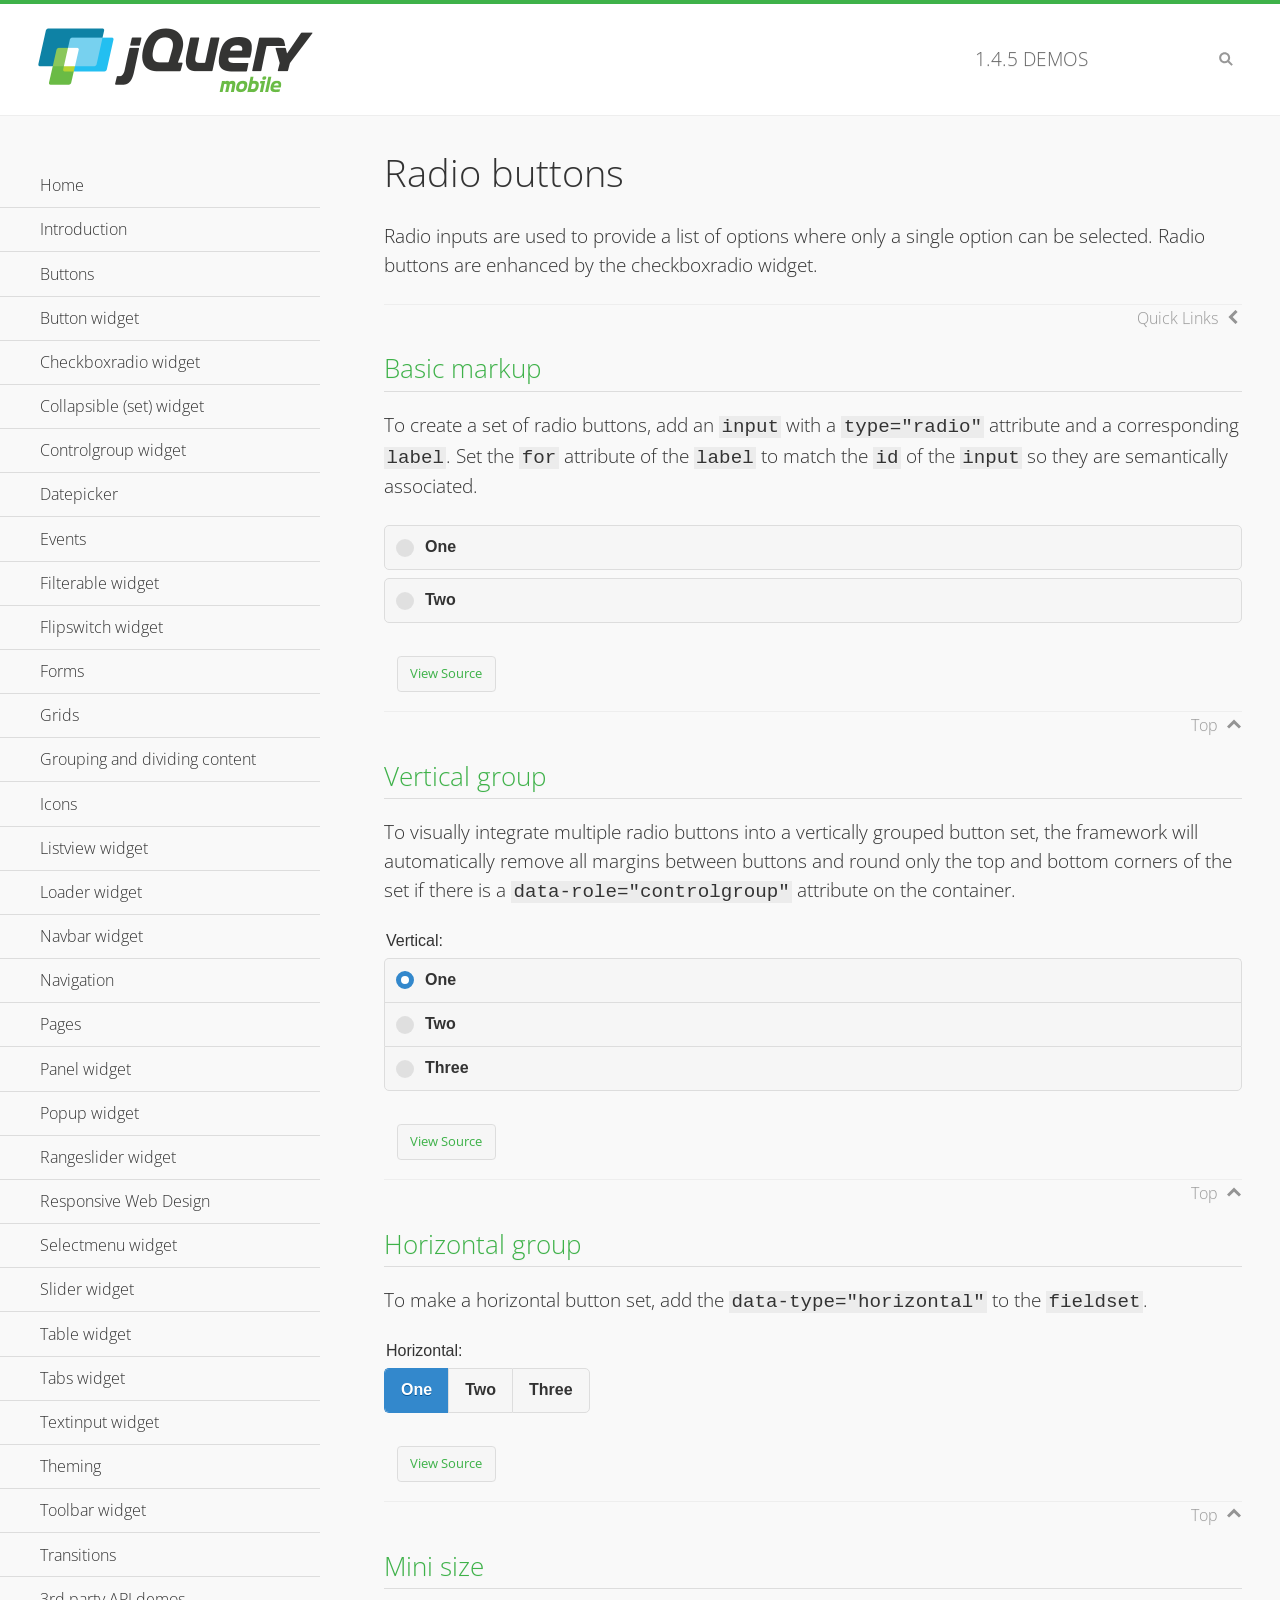
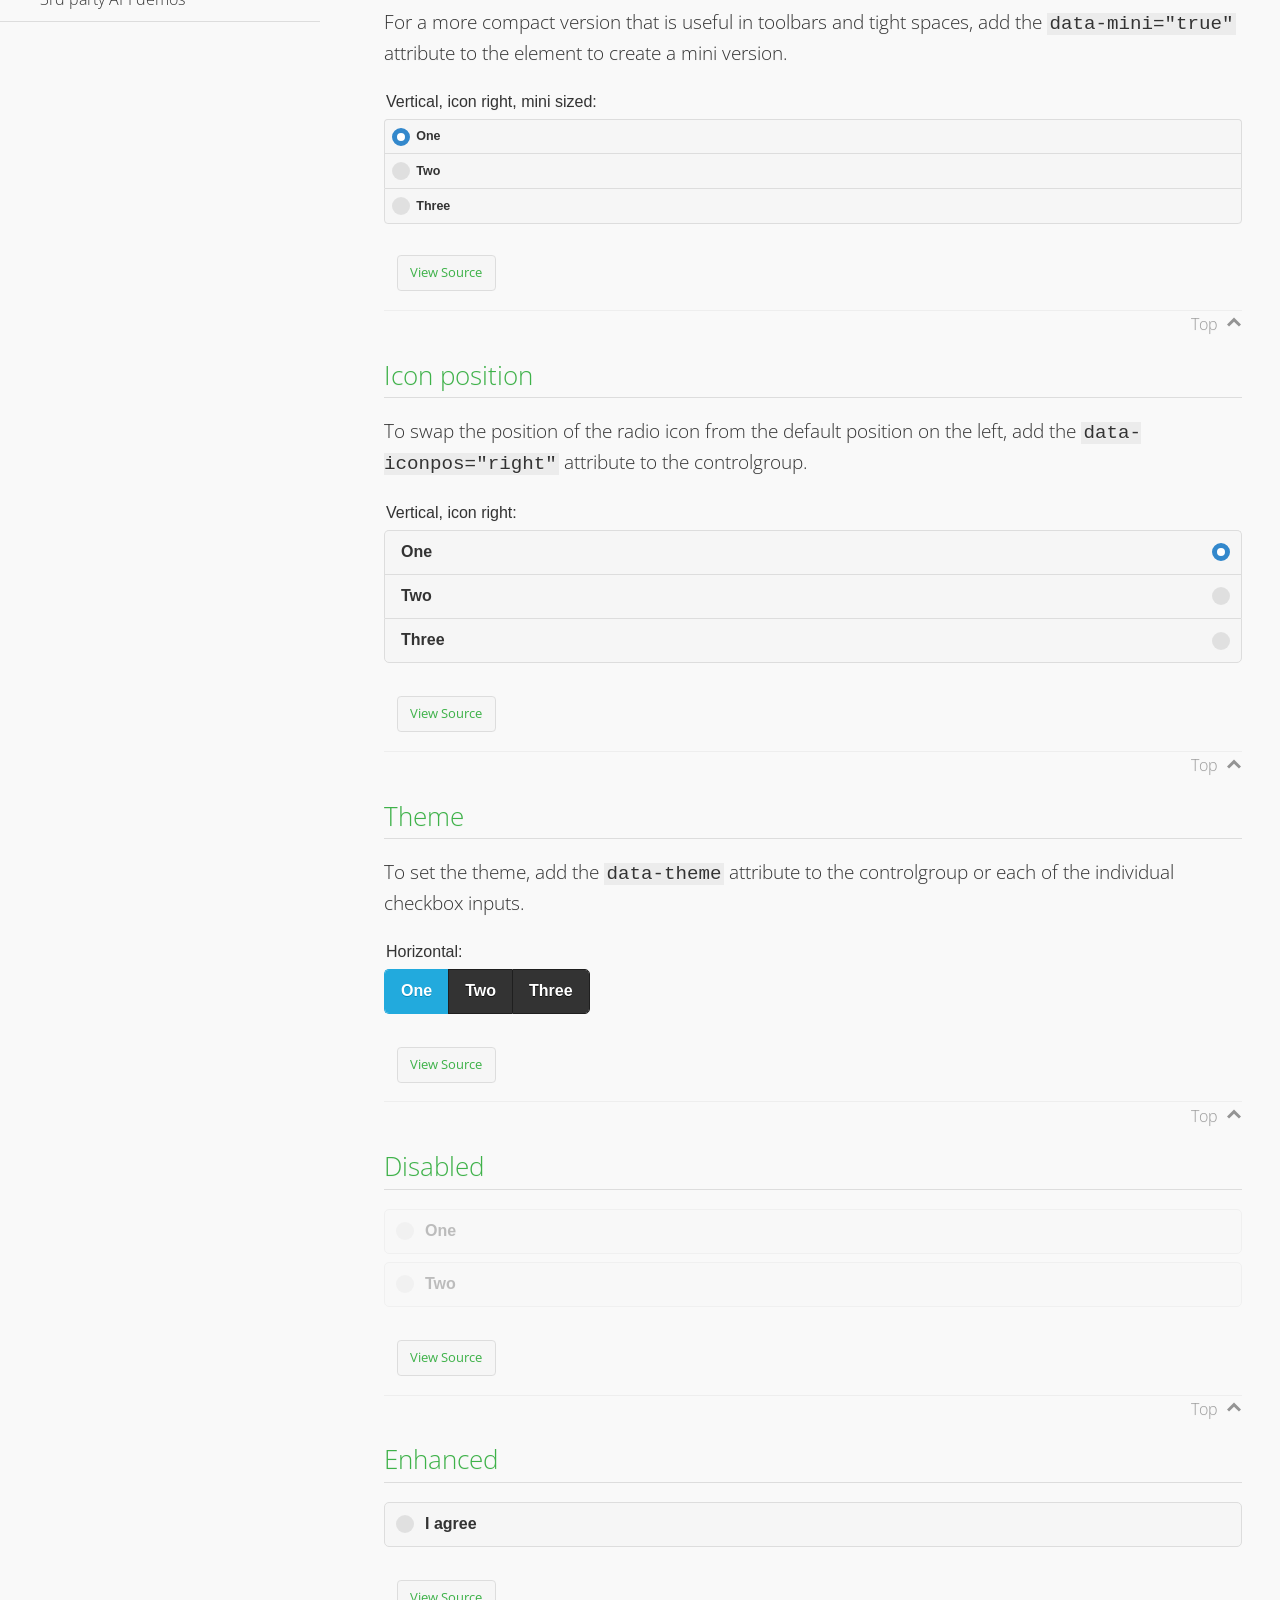
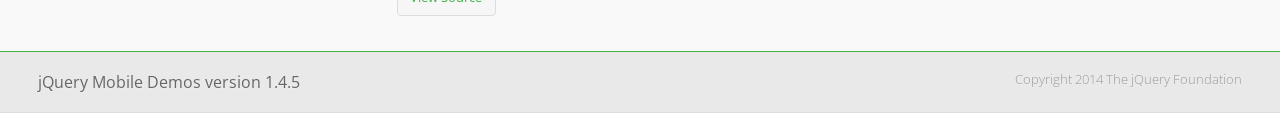
<file: www/JQueryMobile/demos/checkboxradio-radio/index.html>
<!DOCTYPE html>
<html>
<head>
	<meta charset="utf-8">
	<meta name="viewport" content="width=device-width, initial-scale=1">
	<title>Radio buttons - jQuery Mobile Demos</title>
	<link rel="shortcut icon" href="../favicon.ico">
	<link rel="stylesheet" href="http://fonts.googleapis.com/css?family=Open+Sans:300,400,700">
	<link rel="stylesheet" href="../css/themes/default/jquery.mobile-1.4.5.min.css">
	<link rel="stylesheet" href="../_assets/css/jqm-demos.css">
	<script src="../js/jquery.js"></script>
	<script src="../_assets/js/index.js"></script>
	<script src="../js/jquery.mobile-1.4.5.min.js"></script>
</head>
<body>
<div data-role="page" class="jqm-demos" data-quicklinks="true">

	<div data-role="header" class="jqm-header">
		<h2><a href="../" title="jQuery Mobile Demos home"><img src="../_assets/img/jquery-logo.png" alt="jQuery Mobile"></a></h2>
		<p><span class="jqm-version"></span> Demos</p>
		<a href="#" class="jqm-navmenu-link ui-btn ui-btn-icon-notext ui-corner-all ui-icon-bars ui-nodisc-icon ui-alt-icon ui-btn-left">Menu</a>
		<a href="#" class="jqm-search-link ui-btn ui-btn-icon-notext ui-corner-all ui-icon-search ui-nodisc-icon ui-alt-icon ui-btn-right">Search</a>
	</div><!-- /header -->

	<div role="main" class="ui-content jqm-content">

		<h1>Radio buttons</h1>

		<p>Radio inputs are used to provide a list of options where only a single option can be selected. Radio buttons are enhanced by the checkboxradio widget.</p>

		<h2>Basic markup</h2>

		<p>To create a set of radio buttons, add an <code>input</code> with a <code>type="radio"</code> attribute and a corresponding <code>label</code>. Set the <code>for</code> attribute of the <code>label</code> to match the <code>id</code> of the <code>input</code> so they are semantically associated.</p>

		<div data-demo-html="true">
			<form>
				<label>
					<input type="radio" name="radio-choice-0" id="radio-choice-0a">One
				</label>

				<label for="radio-choice-0b">Two</label>
				<input type="radio" name="radio-choice-0" id="radio-choice-0b" class="custom">
			</form>
		</div><!--/demo-html -->

		<h2>Vertical group</h2>

		<p>To visually integrate multiple radio buttons into a vertically grouped button set, the framework will automatically remove all margins between buttons and round only the top and bottom corners of the set if there is a <code> data-role="controlgroup"</code> attribute on the container.</p>

		<div data-demo-html="true">
			<form>
					<fieldset data-role="controlgroup">
					<legend>Vertical:</legend>
					<input type="radio" name="radio-choice-v-2" id="radio-choice-v-2a" value="on" checked="checked">
					<label for="radio-choice-v-2a">One</label>
					<input type="radio" name="radio-choice-v-2" id="radio-choice-v-2b" value="off">
					<label for="radio-choice-v-2b">Two</label>
					<input type="radio" name="radio-choice-v-2" id="radio-choice-v-2c" value="other">
					<label for="radio-choice-v-2c">Three</label>
				</fieldset>
			</form>
		</div><!--/demo-html -->

		<h2>Horizontal group</h2>

		<p>To make a horizontal button set, add the <code> data-type="horizontal"</code> to the <code>fieldset</code>.</p>

		<div data-demo-html="true">
			<form>
				<fieldset data-role="controlgroup" data-type="horizontal">
					<legend>Horizontal:</legend>
					<input type="radio" name="radio-choice-h-2" id="radio-choice-h-2a" value="on" checked="checked">
					<label for="radio-choice-h-2a">One</label>
					<input type="radio" name="radio-choice-h-2" id="radio-choice-h-2b" value="off">
					<label for="radio-choice-h-2b">Two</label>
					<input type="radio" name="radio-choice-h-2" id="radio-choice-h-2c" value="other">
					<label for="radio-choice-h-2c">Three</label>
				</fieldset>
			</form>
		</div><!--/demo-html -->

		<h2>Mini size</h2>

		<p>For a more compact version that is useful in toolbars and tight spaces, add the <code>data-mini="true"</code> attribute to the element to create a mini version. </p>

		<div data-demo-html="true">
			<form>
				<fieldset data-role="controlgroup" data-mini="true">
					<legend>Vertical, icon right, mini sized:</legend>
					<input type="radio" name="radio-choice-v-6" id="radio-choice-v-6a" value="on" checked="checked">
					<label for="radio-choice-v-6a">One</label>
					<input type="radio" name="radio-choice-v-6" id="radio-choice-v-6b" value="off">
					<label for="radio-choice-v-6b">Two</label>
					<input type="radio" name="radio-choice-v-6" id="radio-choice-v-6c" value="other">
					<label for="radio-choice-v-6c">Three</label>
				</fieldset>
			</form>
		</div><!--/demo-html -->

		<h2>Icon position</h2>

		<p>To swap the position of the radio icon from the default position on the left, add the <code>data-iconpos="right"</code> attribute to the controlgroup.</p>

		<div data-demo-html="true">
			<form>
				<fieldset data-role="controlgroup" data-iconpos="right">
					<legend>Vertical, icon right:</legend>
					<input type="radio" name="radio-choice-w-6" id="radio-choice-w-6a" value="on" checked="checked">
					<label for="radio-choice-w-6a">One</label>
					<input type="radio" name="radio-choice-w-6" id="radio-choice-w-6b" value="off">
					<label for="radio-choice-w-6b">Two</label>
					<input type="radio" name="radio-choice-w-6" id="radio-choice-w-6c" value="other">
					<label for="radio-choice-w-6c">Three</label>
				</fieldset>
			</form>
		</div><!--/demo-html -->

		<h2>Theme</h2>

		<p>To set the theme, add the <code>data-theme</code> attribute to the controlgroup or each of the individual checkbox inputs.</p>

		<div data-demo-html="true">
			<form>
				<fieldset data-role="controlgroup" data-theme="b" data-type="horizontal">
					<legend>Horizontal:</legend>
					<input type="radio" name="radio-choice-t-6" id="radio-choice-t-6a" value="on" checked="checked">
					<label for="radio-choice-t-6a">One</label>
					<input type="radio" name="radio-choice-t-6" id="radio-choice-t-6b" value="off">
					<label for="radio-choice-t-6b">Two</label>
					<input type="radio" name="radio-choice-t-6" id="radio-choice-t-6c" value="other">
					<label for="radio-choice-t-6c">Three</label>
				</fieldset>
			</form>
		</div><!--/demo-html -->

		<h2>Disabled</h2>

		<div data-demo-html="true">
			<form>
				<label>
					<input type="radio" name="radio-choice-7" id="radio-choice-7a" disabled="disabled">One
				</label>
				<label for="radio-choice-7b">Two</label>
				<input type="radio" name="radio-choice-7" id="radio-choice-7b" disabled="disabled">
			</form>
		</div><!--/demo-html -->

		<h2>Enhanced</h2>

		<div data-demo-html="true">
			<div class="ui-radio">
				<label for="radio-enhanced" class="ui-btn ui-corner-all ui-btn-inherit ui-btn-icon-left ui-radio-off">I agree</label>
				<input type="radio" name="radio-enhanced" id="radio-enhanced" data-enhanced="true">
			</div>
		</div><!--/demo-html -->

	</div><!-- /content -->
	    <div data-role="panel" class="jqm-navmenu-panel" data-position="left" data-display="overlay" data-theme="a">
	    	<ul class="jqm-list ui-alt-icon ui-nodisc-icon">
<li data-filtertext="demos homepage" data-icon="home"><a href=".././">Home</a></li>
<li data-filtertext="introduction overview getting started"><a href="../intro/" data-ajax="false">Introduction</a></li>
<li data-filtertext="buttons button markup buttonmarkup method anchor link button element"><a href="../button-markup/" data-ajax="false">Buttons</a></li>
<li data-filtertext="form button widget input button submit reset"><a href="../button/" data-ajax="false">Button widget</a></li>
<li data-role="collapsible" data-enhanced="true" data-collapsed-icon="carat-d" data-expanded-icon="carat-u" data-iconpos="right" data-inset="false" class="ui-collapsible ui-collapsible-themed-content ui-collapsible-collapsed">
	<h3 class="ui-collapsible-heading ui-collapsible-heading-collapsed">
		<a href="#" class="ui-collapsible-heading-toggle ui-btn ui-btn-icon-right ui-btn-inherit ui-icon-carat-d">
		    Checkboxradio widget<span class="ui-collapsible-heading-status"> click to expand contents</span>
		</a>
	</h3>
	<div class="ui-collapsible-content ui-body-inherit ui-collapsible-content-collapsed" aria-hidden="true">
		<ul>
			<li data-filtertext="form checkboxradio widget checkbox input checkboxes controlgroups"><a href="../checkboxradio-checkbox/" data-ajax="false">Checkboxes</a></li>
			<li data-filtertext="form checkboxradio widget radio input radio buttons controlgroups"><a href="../checkboxradio-radio/" data-ajax="false">Radio buttons</a></li>
		</ul>
	</div>
</li>
<li data-role="collapsible" data-enhanced="true" data-collapsed-icon="carat-d" data-expanded-icon="carat-u" data-iconpos="right" data-inset="false" class="ui-collapsible ui-collapsible-themed-content ui-collapsible-collapsed">
	<h3 class="ui-collapsible-heading ui-collapsible-heading-collapsed">
		<a href="#" class="ui-collapsible-heading-toggle ui-btn ui-btn-icon-right ui-btn-inherit ui-icon-carat-d">
			Collapsible (set) widget<span class="ui-collapsible-heading-status"> click to expand contents</span>
		</a>
	</h3>
	<div class="ui-collapsible-content ui-body-inherit ui-collapsible-content-collapsed" aria-hidden="true">
		<ul>
			<li data-filtertext="collapsibles content formatting"><a href="../collapsible/" data-ajax="false">Collapsible</a></li>
			<li data-filtertext="dynamic collapsible set accordion append expand"><a href="../collapsible-dynamic/" data-ajax="false">Dynamic collapsibles</a></li>
			<li data-filtertext="accordions collapsible set widget content formatting grouped collapsibles"><a href="../collapsibleset/" data-ajax="false">Collapsible set</a></li>
		</ul>
	</div>
</li>
<li data-role="collapsible" data-enhanced="true" data-collapsed-icon="carat-d" data-expanded-icon="carat-u" data-iconpos="right" data-inset="false" class="ui-collapsible ui-collapsible-themed-content ui-collapsible-collapsed">
	<h3 class="ui-collapsible-heading ui-collapsible-heading-collapsed">
		<a href="#" class="ui-collapsible-heading-toggle ui-btn ui-btn-icon-right ui-btn-inherit ui-icon-carat-d">
			Controlgroup widget<span class="ui-collapsible-heading-status"> click to expand contents</span>
		</a>
	</h3>
	<div class="ui-collapsible-content ui-body-inherit ui-collapsible-content-collapsed" aria-hidden="true">
		<ul>
			<li data-filtertext="controlgroups selectmenu checkboxradio input grouped buttons horizontal vertical"><a href="../controlgroup/" data-ajax="false">Controlgroup</a></li>
			<li data-filtertext="dynamic controlgroup dynamically add buttons"><a href="../controlgroup-dynamic/" data-ajax="false">Dynamic controlgroups</a></li>
		</ul>
	</div>
</li>
<li data-filtertext="form datepicker widget date input"><a href="../datepicker/" data-ajax="false">Datepicker</a></li>
<li data-role="collapsible" data-enhanced="true" data-collapsed-icon="carat-d" data-expanded-icon="carat-u" data-iconpos="right" data-inset="false" class="ui-collapsible ui-collapsible-themed-content ui-collapsible-collapsed">
	<h3 class="ui-collapsible-heading ui-collapsible-heading-collapsed">
		<a href="#" class="ui-collapsible-heading-toggle ui-btn ui-btn-icon-right ui-btn-inherit ui-icon-carat-d">
			Events<span class="ui-collapsible-heading-status"> click to expand contents</span>
		</a>
	</h3>
	<div class="ui-collapsible-content ui-body-inherit ui-collapsible-content-collapsed" aria-hidden="true">
		<ul>
			<li data-filtertext="swipe to delete list items listviews swipe events"><a href="../swipe-list/" data-ajax="false">Swipe list items</a></li>
			<li data-filtertext="swipe to navigate swipe page navigation swipe events"><a href="../swipe-page/" data-ajax="false">Swipe page navigation</a></li>
		</ul>
	</div>
</li>
<li data-filtertext="filterable filter elements sorting searching listview table"><a href="../filterable/" data-ajax="false">Filterable widget</a></li>
<li data-filtertext="form flipswitch widget flip toggle switch binary select checkbox input"><a href="../flipswitch/" data-ajax="false">Flipswitch widget</a></li>
<li data-role="collapsible" data-enhanced="true" data-collapsed-icon="carat-d" data-expanded-icon="carat-u" data-iconpos="right" data-inset="false" class="ui-collapsible ui-collapsible-themed-content ui-collapsible-collapsed">
	<h3 class="ui-collapsible-heading ui-collapsible-heading-collapsed">
		<a href="#" class="ui-collapsible-heading-toggle ui-btn ui-btn-icon-right ui-btn-inherit ui-icon-carat-d">
			Forms<span class="ui-collapsible-heading-status"> click to expand contents</span>
		</a>
	</h3>
	<div class="ui-collapsible-content ui-body-inherit ui-collapsible-content-collapsed" aria-hidden="true">
		<ul>
			<li data-filtertext="forms text checkbox radio range button submit reset inputs selects textarea slider flipswitch label form elements"><a href="../forms/" data-ajax="false">Forms</a></li>
			<li data-filtertext="form hide labels hidden accessible ui-hidden-accessible forms"><a href="../forms-label-hidden-accessible/" data-ajax="false">Hide labels</a></li>
			<li data-filtertext="form field containers fieldcontain ui-field-contain forms"><a href="../forms-field-contain/" data-ajax="false">Field containers</a></li>
			<li data-filtertext="forms disabled form elements"><a href="../forms-disabled/" data-ajax="false">Forms disabled</a></li>
			<li data-filtertext="forms gallery examples overview forms text checkbox radio range button submit reset inputs selects textarea slider flipswitch label form elements"><a href="../forms-gallery/" data-ajax="false">Forms gallery</a></li>
		</ul>
	</div>
</li>
<li data-role="collapsible" data-enhanced="true" data-collapsed-icon="carat-d" data-expanded-icon="carat-u" data-iconpos="right" data-inset="false" class="ui-collapsible ui-collapsible-themed-content ui-collapsible-collapsed">
	<h3 class="ui-collapsible-heading ui-collapsible-heading-collapsed">
		<a href="#" class="ui-collapsible-heading-toggle ui-btn ui-btn-icon-right ui-btn-inherit ui-icon-carat-d">
			Grids<span class="ui-collapsible-heading-status"> click to expand contents</span>
		</a>
	</h3>
	<div class="ui-collapsible-content ui-body-inherit ui-collapsible-content-collapsed" aria-hidden="true">
		<ul>
			<li data-filtertext="grids columns blocks content formatting rwd responsive css framework"><a href="../grids/" data-ajax="false">Grids</a></li>
			<li data-filtertext="buttons in grids css framework"><a href="../grids-buttons/" data-ajax="false">Buttons in grids</a></li>
			<li data-filtertext="custom responsive grids rwd css framework"><a href="../grids-custom-responsive/" data-ajax="false">Custom responsive grids</a></li>
		</ul>
	</div>
</li>
<li data-filtertext="blocks content formatting sections heading"><a href="../body-bar-classes/" data-ajax="false">Grouping and dividing content</a></li>
<li data-role="collapsible" data-enhanced="true" data-collapsed-icon="carat-d" data-expanded-icon="carat-u" data-iconpos="right" data-inset="false" class="ui-collapsible ui-collapsible-themed-content ui-collapsible-collapsed">
	<h3 class="ui-collapsible-heading ui-collapsible-heading-collapsed">
		<a href="#" class="ui-collapsible-heading-toggle ui-btn ui-btn-icon-right ui-btn-inherit ui-icon-carat-d">
			Icons<span class="ui-collapsible-heading-status"> click to expand contents</span>
		</a>
	</h3>
	<div class="ui-collapsible-content ui-body-inherit ui-collapsible-content-collapsed" aria-hidden="true">
		<ul>
			<li data-filtertext="button icons svg disc alt custom icon position"><a href="../icons/" data-ajax="false">Icons</a></li>
			<li data-filtertext=""><a href="../icons-grunticon/" data-ajax="false">Grunticon loader</a></li>
		</ul>
	</div>
</li>
<li data-role="collapsible" data-enhanced="true" data-collapsed-icon="carat-d" data-expanded-icon="carat-u" data-iconpos="right" data-inset="false" class="ui-collapsible ui-collapsible-themed-content ui-collapsible-collapsed">
	<h3 class="ui-collapsible-heading ui-collapsible-heading-collapsed">
		<a href="#" class="ui-collapsible-heading-toggle ui-btn ui-btn-icon-right ui-btn-inherit ui-icon-carat-d">
			Listview widget<span class="ui-collapsible-heading-status"> click to expand contents</span>
		</a>
	</h3>
	<div class="ui-collapsible-content ui-body-inherit ui-collapsible-content-collapsed" aria-hidden="true">
		<ul>
			<li data-filtertext="listview widget thumbnails icons nested split button collapsible ul ol"><a href="../listview/" data-ajax="false">Listview</a></li>
			<li data-filtertext="autocomplete filterable reveal listview filtertextbeforefilter placeholder"><a href="../listview-autocomplete/" data-ajax="false">Listview autocomplete</a></li>
			<li data-filtertext="autocomplete filterable reveal listview remote data filtertextbeforefilter placeholder"><a href="../listview-autocomplete-remote/" data-ajax="false">Listview autocomplete remote data</a></li>
			<li data-filtertext="autodividers anchor jump scroll linkbars listview lists ul ol"><a href="../listview-autodividers-linkbar/" data-ajax="false">Listview autodividers linkbar</a></li>
			<li data-filtertext="listview autodividers selector autodividersselector lists ul ol"><a href="../listview-autodividers-selector/" data-ajax="false">Listview autodividers selector</a></li>
			<li data-filtertext="listview nested list items"><a href="../listview-nested-lists/" data-ajax="false">Nested Listviews</a></li>
			<li data-filtertext="listview collapsible list items flat"><a href="../listview-collapsible-item-flat/" data-ajax="false">Listview collapsible list items (flat)</a></li>
			<li data-filtertext="listview collapsible list indented"><a href="../listview-collapsible-item-indented/" data-ajax="false">Listview collapsible list items (indented)</a></li>
			<li data-filtertext="grid listview responsive grids responsive listviews lists ul"><a href="../listview-grid/" data-ajax="false">Listview responsive grid</a></li>
		</ul>
	</div>
</li>
<li data-filtertext="loader widget page loading navigation overlay spinner"><a href="../loader/" data-ajax="false">Loader widget</a></li>
<li data-filtertext="navbar widget navmenu toolbars header footer"><a href="../navbar/" data-ajax="false">Navbar widget</a></li>
<li data-role="collapsible" data-enhanced="true" data-collapsed-icon="carat-d" data-expanded-icon="carat-u" data-iconpos="right" data-inset="false" class="ui-collapsible ui-collapsible-themed-content ui-collapsible-collapsed">
	<h3 class="ui-collapsible-heading ui-collapsible-heading-collapsed">
		<a href="#" class="ui-collapsible-heading-toggle ui-btn ui-btn-icon-right ui-btn-inherit ui-icon-carat-d">
			Navigation<span class="ui-collapsible-heading-status"> click to expand contents</span>
		</a>
	</h3>
	<div class="ui-collapsible-content ui-body-inherit ui-collapsible-content-collapsed" aria-hidden="true">
		<ul>
			<li data-filtertext="ajax navigation navigate widget history event method"><a href="../navigation/" data-ajax="false">Navigation</a></li>
			<li data-filtertext="linking pages page links navigation ajax prefetch cache"><a href="../navigation-linking-pages/" data-ajax="false">Linking pages</a></li>
			<!-- <li data-filtertext="php redirect server redirection server-side navigation"><a href="../navigation-php-redirect/" data-ajax="false">PHP redirect demo</a></li>-->
			<li data-filtertext="navigation redirection hash query"><a href="../navigation-hash-processing/" data-ajax="false">Hash processing demo</a></li>
			<li data-filtertext="navigation redirection hash query"><a href="../page-events/" data-ajax="false">Page Navigation Events</a></li>
		</ul>
	</div>
</li>
<li data-role="collapsible" data-enhanced="true" data-collapsed-icon="carat-d" data-expanded-icon="carat-u" data-iconpos="right" data-inset="false" class="ui-collapsible ui-collapsible-themed-content ui-collapsible-collapsed">
	<h3 class="ui-collapsible-heading ui-collapsible-heading-collapsed">
		<a href="#" class="ui-collapsible-heading-toggle ui-btn ui-btn-icon-right ui-btn-inherit ui-icon-carat-d">
			Pages<span class="ui-collapsible-heading-status"> click to expand contents</span>
		</a>
	</h3>
	<div class="ui-collapsible-content ui-body-inherit ui-collapsible-content-collapsed" aria-hidden="true">
		<ul>
			<li data-filtertext="pages page widget ajax navigation"><a href="../pages/" data-ajax="false">Pages</a></li>
			<li data-filtertext="single page"><a href="../pages-single-page/" data-ajax="false">Single page</a></li>
			<li data-filtertext="multipage multi-page page"><a href="../pages-multi-page/" data-ajax="false">Multi-page template</a></li>
			<li data-filtertext="dialog page widget modal popup"><a href="../pages-dialog/" data-ajax="false">Dialog page</a></li>
		</ul>
	</div>
</li>
<li data-role="collapsible" data-enhanced="true" data-collapsed-icon="carat-d" data-expanded-icon="carat-u" data-iconpos="right" data-inset="false" class="ui-collapsible ui-collapsible-themed-content ui-collapsible-collapsed">
	<h3 class="ui-collapsible-heading ui-collapsible-heading-collapsed">
		<a href="#" class="ui-collapsible-heading-toggle ui-btn ui-btn-icon-right ui-btn-inherit ui-icon-carat-d">
			Panel widget<span class="ui-collapsible-heading-status"> click to expand contents</span>
		</a>
	</h3>
	<div class="ui-collapsible-content ui-body-inherit ui-collapsible-content-collapsed" aria-hidden="true">
		<ul>
			<li data-filtertext="panel widget sliding panels reveal push overlay responsive"><a href="../panel/" data-ajax="false">Panel</a></li>
			<li data-filtertext=""><a href="../panel-external/" data-ajax="false">External panels</a></li>
			<li data-filtertext="panel "><a href="../panel-fixed/" data-ajax="false">Fixed panels</a></li>
			<li data-filtertext="panel slide panels sliding panels shadow rwd responsive breakpoint"><a href="../panel-responsive/" data-ajax="false">Panels responsive</a></li>
			<li data-filtertext="panel custom style custom panel width reveal shadow listview panel styling page background wrapper"><a href="../panel-styling/" data-ajax="false">Custom panel style</a></li>
			<li data-filtertext="panel open on swipe"><a href="../panel-swipe-open/" data-ajax="false">Panel open on swipe</a></li>
			<li data-filtertext="panels outside page internal external toolbars"><a href="../panel-external-internal/" data-ajax="false">Panel external and internal</a></li>
		</ul>
	</div>
</li>
<li data-role="collapsible" data-enhanced="true" data-collapsed-icon="carat-d" data-expanded-icon="carat-u" data-iconpos="right" data-inset="false" class="ui-collapsible ui-collapsible-themed-content ui-collapsible-collapsed">
	<h3 class="ui-collapsible-heading ui-collapsible-heading-collapsed">
		<a href="#" class="ui-collapsible-heading-toggle ui-btn ui-btn-icon-right ui-btn-inherit ui-icon-carat-d">
			Popup widget<span class="ui-collapsible-heading-status"> click to expand contents</span>
		</a>
	</h3>
	<div class="ui-collapsible-content ui-body-inherit ui-collapsible-content-collapsed" aria-hidden="true">
		<ul>
			<li data-filtertext="popup widget popups dialog modal transition tooltip lightbox form overlay screen flip pop fade transition"><a href="../popup/" data-ajax="false">Popup</a></li>
			<li data-filtertext="popup alignment position"><a href="../popup-alignment/" data-ajax="false">Popup alignment</a></li>
			<li data-filtertext="popup arrow size popups popover"><a href="../popup-arrow-size/" data-ajax="false">Popup arrow size</a></li>
			<li data-filtertext="dynamic popups popup images lightbox"><a href="../popup-dynamic/" data-ajax="false">Dynamic popups</a></li>
			<li data-filtertext="popups with iframes scaling"><a href="../popup-iframe/" data-ajax="false">Popups with iframes</a></li>
			<li data-filtertext="popup image scaling"><a href="../popup-image-scaling/" data-ajax="false">Popup image scaling</a></li>
			<li data-filtertext="external popup outside multi-page"><a href="../popup-outside-multipage/" data-ajax="false">Popup outside multi-page</a></li>
		</ul>
	</div>
</li>
<li data-filtertext="form rangeslider widget dual sliders dual handle sliders range input"><a href="../rangeslider/" data-ajax="false">Rangeslider widget</a></li>
<li data-filtertext="responsive web design rwd adaptive progressive enhancement PE accessible mobile breakpoints media query media queries"><a href="../rwd/" data-ajax="false">Responsive Web Design</a></li>
<li data-role="collapsible" data-enhanced="true" data-collapsed-icon="carat-d" data-expanded-icon="carat-u" data-iconpos="right" data-inset="false" class="ui-collapsible ui-collapsible-themed-content ui-collapsible-collapsed">
	<h3 class="ui-collapsible-heading ui-collapsible-heading-collapsed">
		<a href="#" class="ui-collapsible-heading-toggle ui-btn ui-btn-icon-right ui-btn-inherit ui-icon-carat-d">
			Selectmenu widget<span class="ui-collapsible-heading-status"> click to expand contents</span>
		</a>
	</h3>
	<div class="ui-collapsible-content ui-body-inherit ui-collapsible-content-collapsed" aria-hidden="true">
		<ul>
			<li data-filtertext="form selectmenu widget select input custom select menu selects"><a href="../selectmenu/" data-ajax="false">Selectmenu</a></li>
			<li data-filtertext="form custom select menu selectmenu widget custom menu option optgroup multiple selects"><a href="../selectmenu-custom/" data-ajax="false">Custom select menu</a></li>
			<li data-filtertext="filterable select filter popup dialog"><a href="../selectmenu-custom-filter/" data-ajax="false">Custom select menu with filter</a></li>
		</ul>
	</div>
</li>
<li data-role="collapsible" data-enhanced="true" data-collapsed-icon="carat-d" data-expanded-icon="carat-u" data-iconpos="right" data-inset="false" class="ui-collapsible ui-collapsible-themed-content ui-collapsible-collapsed">
	<h3 class="ui-collapsible-heading ui-collapsible-heading-collapsed">
		<a href="#" class="ui-collapsible-heading-toggle ui-btn ui-btn-icon-right ui-btn-inherit ui-icon-carat-d">
			Slider widget<span class="ui-collapsible-heading-status"> click to expand contents</span>
		</a>
	</h3>
	<div class="ui-collapsible-content ui-body-inherit ui-collapsible-content-collapsed" aria-hidden="true">
		<ul>
			<li data-filtertext="form slider widget range input single sliders"><a href="../slider/" data-ajax="false">Slider</a></li>
			<li data-filtertext="form slider widget flipswitch slider binary select flip toggle switch"><a href="../slider-flipswitch/" data-ajax="false">Slider flip toggle switch</a></li>
			<li data-filtertext="form slider tooltip handle value input range sliders"><a href="../slider-tooltip/" data-ajax="false">Slider tooltip</a></li>
		</ul>
	</div>
</li>
<li data-role="collapsible" data-enhanced="true" data-collapsed-icon="carat-d" data-expanded-icon="carat-u" data-iconpos="right" data-inset="false" class="ui-collapsible ui-collapsible-themed-content ui-collapsible-collapsed">
	<h3 class="ui-collapsible-heading ui-collapsible-heading-collapsed">
		<a href="#" class="ui-collapsible-heading-toggle ui-btn ui-btn-icon-right ui-btn-inherit ui-icon-carat-d">
			Table widget<span class="ui-collapsible-heading-status"> click to expand contents</span>
		</a>
	</h3>
	<div class="ui-collapsible-content ui-body-inherit ui-collapsible-content-collapsed" aria-hidden="true">
		<ul>
			<li data-filtertext="table widget reflow column toggle th td responsive tables rwd hide show tabular"><a href="../table-column-toggle/" data-ajax="false">Table Column Toggle</a></li>
			<li data-filtertext="table column toggle phone comparison demo"><a href="../table-column-toggle-example/" data-ajax="false">Table Column Toggle demo</a></li>
			<li data-filtertext="responsive tables table column toggle heading groups rwd breakpoint"><a href="../table-column-toggle-heading-groups/" data-ajax="false">Table Column Toggle heading groups</a></li>
			<li data-filtertext="responsive tables table column toggle hide rwd breakpoint customization options"><a href="../table-column-toggle-options/" data-ajax="false">Table Column Toggle options</a></li>
			<li data-filtertext="table reflow th td responsive rwd columns tabular"><a href="../table-reflow/" data-ajax="false">Table Reflow</a></li>
			<li data-filtertext="responsive tables table reflow heading groups rwd breakpoint"><a href="../table-reflow-heading-groups/" data-ajax="false">Table Reflow heading groups</a></li>
			<li data-filtertext="responsive tables table reflow stripes strokes table style"><a href="../table-reflow-stripes-strokes/" data-ajax="false">Table Reflow stripes and strokes</a></li>
			<li data-filtertext="responsive tables table reflow stack custom styles"><a href="../table-reflow-styling/" data-ajax="false">Table Reflow custom styles</a></li>
		</ul>
	</div>
</li>
<li data-filtertext="ui tabs widget"><a href="../tabs/" data-ajax="false">Tabs widget</a></li>
<li data-filtertext="form textinput widget text input textarea number date time tel email file color password"><a href="../textinput/" data-ajax="false">Textinput widget</a></li>
<li data-role="collapsible" data-enhanced="true" data-collapsed-icon="carat-d" data-expanded-icon="carat-u" data-iconpos="right" data-inset="false" class="ui-collapsible ui-collapsible-themed-content ui-collapsible-collapsed">
	<h3 class="ui-collapsible-heading ui-collapsible-heading-collapsed">
		<a href="#" class="ui-collapsible-heading-toggle ui-btn ui-btn-icon-right ui-btn-inherit ui-icon-carat-d">
			Theming<span class="ui-collapsible-heading-status"> click to expand contents</span>
		</a>
	</h3>
	<div class="ui-collapsible-content ui-body-inherit ui-collapsible-content-collapsed" aria-hidden="true">
		<ul>
			<li data-filtertext="default theme swatches theming style css"><a href="../theme-default/" data-ajax="false">Default theme</a></li>
			<li data-filtertext="classic theme old theme swatches theming style css"><a href="../theme-classic/" data-ajax="false">Classic theme</a></li>
		</ul>
	</div>
</li>
<li data-role="collapsible" data-enhanced="true" data-collapsed-icon="carat-d" data-expanded-icon="carat-u" data-iconpos="right" data-inset="false" class="ui-collapsible ui-collapsible-themed-content ui-collapsible-collapsed">
	<h3 class="ui-collapsible-heading ui-collapsible-heading-collapsed">
		<a href="#" class="ui-collapsible-heading-toggle ui-btn ui-btn-icon-right ui-btn-inherit ui-icon-carat-d">
			Toolbar widget<span class="ui-collapsible-heading-status"> click to expand contents</span>
		</a>
	</h3>
	<div class="ui-collapsible-content ui-body-inherit ui-collapsible-content-collapsed" aria-hidden="true">
		<ul>
			<li data-filtertext="toolbar widget header footer toolbars fixed fullscreen external sections"><a href="../toolbar/" data-ajax="false">Toolbar</a></li>
			<li data-filtertext="dynamic toolbars dynamically add toolbar header footer"><a href="../toolbar-dynamic/" data-ajax="false">Dynamic toolbars</a></li>
			<li data-filtertext="external toolbars header footer"><a href="../toolbar-external/" data-ajax="false">External toolbars</a></li>
			<li data-filtertext="fixed toolbars header footer"><a href="../toolbar-fixed/" data-ajax="false">Fixed toolbars</a></li>
			<li data-filtertext="fixed fullscreen toolbars header footer"><a href="../toolbar-fixed-fullscreen/" data-ajax="false">Fullscreen toolbars</a></li>
			<li data-filtertext="external fixed toolbars header footer"><a href="../toolbar-fixed-external/" data-ajax="false">Fixed external toolbars</a></li>
			<li data-filtertext="external persistent toolbars header footer navbar navmenu"><a href="../toolbar-fixed-persistent/" data-ajax="false">Persistent toolbars</a></li>
			<li data-filtertext="external ajax optimized toolbars persistent toolbars header footer navbar"><a href="../toolbar-fixed-persistent-optimized/" data-ajax="false">Ajax optimized toolbars</a></li>
			<li data-filtertext="form in toolbars header footer"><a href="../toolbar-fixed-forms/" data-ajax="false">Form in toolbar</a></li>
		</ul>
	</div>
</li>
<li data-filtertext="page transitions animated pages popup navigation flip slide fade pop"><a href="../transitions/" data-ajax="false">Transitions</a></li>
<li data-role="collapsible" data-enhanced="true" data-collapsed-icon="carat-d" data-expanded-icon="carat-u" data-iconpos="right" data-inset="false" class="ui-collapsible ui-collapsible-themed-content ui-collapsible-collapsed">
	<h3 class="ui-collapsible-heading ui-collapsible-heading-collapsed">
		<a href="#" class="ui-collapsible-heading-toggle ui-btn ui-btn-icon-right ui-btn-inherit ui-icon-carat-d">
			3rd party API demos<span class="ui-collapsible-heading-status"> click to expand contents</span>
		</a>
	</h3>
	<div class="ui-collapsible-content ui-body-inherit ui-collapsible-content-collapsed" aria-hidden="true">
		<ul>
			<li data-filtertext="backbone requirejs navigation router"><a href="../backbone-requirejs/" data-ajax="false">Backbone RequireJS</a></li>
			<li data-filtertext="google maps geolocation demo"><a href="../map-geolocation/" data-ajax="false">Google Maps geolocation</a></li>
			<li data-filtertext="google maps hybrid"><a href="../map-list-toggle/" data-ajax="false">Google Maps list toggle</a></li>
		</ul>
	</div>
</li>



		     </ul>
		</div><!-- /panel -->


	<div data-role="footer" data-position="fixed" data-tap-toggle="false" class="jqm-footer">
		<p>jQuery Mobile Demos version <span class="jqm-version"></span></p>
		<p>Copyright 2014 The jQuery Foundation</p>
	</div><!-- /footer -->
	<!-- TODO: This should become an external panel so we can add input to markup (unique ID) -->
    <div data-role="panel" class="jqm-search-panel" data-position="right" data-display="overlay" data-theme="a">
		<div class="jqm-search">
			<ul class="jqm-list" data-filter-placeholder="Search demos..." data-filter-reveal="true">
<li data-filtertext="demos homepage" data-icon="home"><a href=".././">Home</a></li>
<li data-filtertext="introduction overview getting started"><a href="../intro/" data-ajax="false">Introduction</a></li>
<li data-filtertext="buttons button markup buttonmarkup method anchor link button element"><a href="../button-markup/" data-ajax="false">Buttons</a></li>
<li data-filtertext="form button widget input button submit reset"><a href="../button/" data-ajax="false">Button widget</a></li>
<li data-role="collapsible" data-enhanced="true" data-collapsed-icon="carat-d" data-expanded-icon="carat-u" data-iconpos="right" data-inset="false" class="ui-collapsible ui-collapsible-themed-content ui-collapsible-collapsed">
	<h3 class="ui-collapsible-heading ui-collapsible-heading-collapsed">
		<a href="#" class="ui-collapsible-heading-toggle ui-btn ui-btn-icon-right ui-btn-inherit ui-icon-carat-d">
		    Checkboxradio widget<span class="ui-collapsible-heading-status"> click to expand contents</span>
		</a>
	</h3>
	<div class="ui-collapsible-content ui-body-inherit ui-collapsible-content-collapsed" aria-hidden="true">
		<ul>
			<li data-filtertext="form checkboxradio widget checkbox input checkboxes controlgroups"><a href="../checkboxradio-checkbox/" data-ajax="false">Checkboxes</a></li>
			<li data-filtertext="form checkboxradio widget radio input radio buttons controlgroups"><a href="../checkboxradio-radio/" data-ajax="false">Radio buttons</a></li>
		</ul>
	</div>
</li>
<li data-role="collapsible" data-enhanced="true" data-collapsed-icon="carat-d" data-expanded-icon="carat-u" data-iconpos="right" data-inset="false" class="ui-collapsible ui-collapsible-themed-content ui-collapsible-collapsed">
	<h3 class="ui-collapsible-heading ui-collapsible-heading-collapsed">
		<a href="#" class="ui-collapsible-heading-toggle ui-btn ui-btn-icon-right ui-btn-inherit ui-icon-carat-d">
			Collapsible (set) widget<span class="ui-collapsible-heading-status"> click to expand contents</span>
		</a>
	</h3>
	<div class="ui-collapsible-content ui-body-inherit ui-collapsible-content-collapsed" aria-hidden="true">
		<ul>
			<li data-filtertext="collapsibles content formatting"><a href="../collapsible/" data-ajax="false">Collapsible</a></li>
			<li data-filtertext="dynamic collapsible set accordion append expand"><a href="../collapsible-dynamic/" data-ajax="false">Dynamic collapsibles</a></li>
			<li data-filtertext="accordions collapsible set widget content formatting grouped collapsibles"><a href="../collapsibleset/" data-ajax="false">Collapsible set</a></li>
		</ul>
	</div>
</li>
<li data-role="collapsible" data-enhanced="true" data-collapsed-icon="carat-d" data-expanded-icon="carat-u" data-iconpos="right" data-inset="false" class="ui-collapsible ui-collapsible-themed-content ui-collapsible-collapsed">
	<h3 class="ui-collapsible-heading ui-collapsible-heading-collapsed">
		<a href="#" class="ui-collapsible-heading-toggle ui-btn ui-btn-icon-right ui-btn-inherit ui-icon-carat-d">
			Controlgroup widget<span class="ui-collapsible-heading-status"> click to expand contents</span>
		</a>
	</h3>
	<div class="ui-collapsible-content ui-body-inherit ui-collapsible-content-collapsed" aria-hidden="true">
		<ul>
			<li data-filtertext="controlgroups selectmenu checkboxradio input grouped buttons horizontal vertical"><a href="../controlgroup/" data-ajax="false">Controlgroup</a></li>
			<li data-filtertext="dynamic controlgroup dynamically add buttons"><a href="../controlgroup-dynamic/" data-ajax="false">Dynamic controlgroups</a></li>
		</ul>
	</div>
</li>
<li data-filtertext="form datepicker widget date input"><a href="../datepicker/" data-ajax="false">Datepicker</a></li>
<li data-role="collapsible" data-enhanced="true" data-collapsed-icon="carat-d" data-expanded-icon="carat-u" data-iconpos="right" data-inset="false" class="ui-collapsible ui-collapsible-themed-content ui-collapsible-collapsed">
	<h3 class="ui-collapsible-heading ui-collapsible-heading-collapsed">
		<a href="#" class="ui-collapsible-heading-toggle ui-btn ui-btn-icon-right ui-btn-inherit ui-icon-carat-d">
			Events<span class="ui-collapsible-heading-status"> click to expand contents</span>
		</a>
	</h3>
	<div class="ui-collapsible-content ui-body-inherit ui-collapsible-content-collapsed" aria-hidden="true">
		<ul>
			<li data-filtertext="swipe to delete list items listviews swipe events"><a href="../swipe-list/" data-ajax="false">Swipe list items</a></li>
			<li data-filtertext="swipe to navigate swipe page navigation swipe events"><a href="../swipe-page/" data-ajax="false">Swipe page navigation</a></li>
		</ul>
	</div>
</li>
<li data-filtertext="filterable filter elements sorting searching listview table"><a href="../filterable/" data-ajax="false">Filterable widget</a></li>
<li data-filtertext="form flipswitch widget flip toggle switch binary select checkbox input"><a href="../flipswitch/" data-ajax="false">Flipswitch widget</a></li>
<li data-role="collapsible" data-enhanced="true" data-collapsed-icon="carat-d" data-expanded-icon="carat-u" data-iconpos="right" data-inset="false" class="ui-collapsible ui-collapsible-themed-content ui-collapsible-collapsed">
	<h3 class="ui-collapsible-heading ui-collapsible-heading-collapsed">
		<a href="#" class="ui-collapsible-heading-toggle ui-btn ui-btn-icon-right ui-btn-inherit ui-icon-carat-d">
			Forms<span class="ui-collapsible-heading-status"> click to expand contents</span>
		</a>
	</h3>
	<div class="ui-collapsible-content ui-body-inherit ui-collapsible-content-collapsed" aria-hidden="true">
		<ul>
			<li data-filtertext="forms text checkbox radio range button submit reset inputs selects textarea slider flipswitch label form elements"><a href="../forms/" data-ajax="false">Forms</a></li>
			<li data-filtertext="form hide labels hidden accessible ui-hidden-accessible forms"><a href="../forms-label-hidden-accessible/" data-ajax="false">Hide labels</a></li>
			<li data-filtertext="form field containers fieldcontain ui-field-contain forms"><a href="../forms-field-contain/" data-ajax="false">Field containers</a></li>
			<li data-filtertext="forms disabled form elements"><a href="../forms-disabled/" data-ajax="false">Forms disabled</a></li>
			<li data-filtertext="forms gallery examples overview forms text checkbox radio range button submit reset inputs selects textarea slider flipswitch label form elements"><a href="../forms-gallery/" data-ajax="false">Forms gallery</a></li>
		</ul>
	</div>
</li>
<li data-role="collapsible" data-enhanced="true" data-collapsed-icon="carat-d" data-expanded-icon="carat-u" data-iconpos="right" data-inset="false" class="ui-collapsible ui-collapsible-themed-content ui-collapsible-collapsed">
	<h3 class="ui-collapsible-heading ui-collapsible-heading-collapsed">
		<a href="#" class="ui-collapsible-heading-toggle ui-btn ui-btn-icon-right ui-btn-inherit ui-icon-carat-d">
			Grids<span class="ui-collapsible-heading-status"> click to expand contents</span>
		</a>
	</h3>
	<div class="ui-collapsible-content ui-body-inherit ui-collapsible-content-collapsed" aria-hidden="true">
		<ul>
			<li data-filtertext="grids columns blocks content formatting rwd responsive css framework"><a href="../grids/" data-ajax="false">Grids</a></li>
			<li data-filtertext="buttons in grids css framework"><a href="../grids-buttons/" data-ajax="false">Buttons in grids</a></li>
			<li data-filtertext="custom responsive grids rwd css framework"><a href="../grids-custom-responsive/" data-ajax="false">Custom responsive grids</a></li>
		</ul>
	</div>
</li>
<li data-filtertext="blocks content formatting sections heading"><a href="../body-bar-classes/" data-ajax="false">Grouping and dividing content</a></li>
<li data-role="collapsible" data-enhanced="true" data-collapsed-icon="carat-d" data-expanded-icon="carat-u" data-iconpos="right" data-inset="false" class="ui-collapsible ui-collapsible-themed-content ui-collapsible-collapsed">
	<h3 class="ui-collapsible-heading ui-collapsible-heading-collapsed">
		<a href="#" class="ui-collapsible-heading-toggle ui-btn ui-btn-icon-right ui-btn-inherit ui-icon-carat-d">
			Icons<span class="ui-collapsible-heading-status"> click to expand contents</span>
		</a>
	</h3>
	<div class="ui-collapsible-content ui-body-inherit ui-collapsible-content-collapsed" aria-hidden="true">
		<ul>
			<li data-filtertext="button icons svg disc alt custom icon position"><a href="../icons/" data-ajax="false">Icons</a></li>
			<li data-filtertext=""><a href="../icons-grunticon/" data-ajax="false">Grunticon loader</a></li>
		</ul>
	</div>
</li>
<li data-role="collapsible" data-enhanced="true" data-collapsed-icon="carat-d" data-expanded-icon="carat-u" data-iconpos="right" data-inset="false" class="ui-collapsible ui-collapsible-themed-content ui-collapsible-collapsed">
	<h3 class="ui-collapsible-heading ui-collapsible-heading-collapsed">
		<a href="#" class="ui-collapsible-heading-toggle ui-btn ui-btn-icon-right ui-btn-inherit ui-icon-carat-d">
			Listview widget<span class="ui-collapsible-heading-status"> click to expand contents</span>
		</a>
	</h3>
	<div class="ui-collapsible-content ui-body-inherit ui-collapsible-content-collapsed" aria-hidden="true">
		<ul>
			<li data-filtertext="listview widget thumbnails icons nested split button collapsible ul ol"><a href="../listview/" data-ajax="false">Listview</a></li>
			<li data-filtertext="autocomplete filterable reveal listview filtertextbeforefilter placeholder"><a href="../listview-autocomplete/" data-ajax="false">Listview autocomplete</a></li>
			<li data-filtertext="autocomplete filterable reveal listview remote data filtertextbeforefilter placeholder"><a href="../listview-autocomplete-remote/" data-ajax="false">Listview autocomplete remote data</a></li>
			<li data-filtertext="autodividers anchor jump scroll linkbars listview lists ul ol"><a href="../listview-autodividers-linkbar/" data-ajax="false">Listview autodividers linkbar</a></li>
			<li data-filtertext="listview autodividers selector autodividersselector lists ul ol"><a href="../listview-autodividers-selector/" data-ajax="false">Listview autodividers selector</a></li>
			<li data-filtertext="listview nested list items"><a href="../listview-nested-lists/" data-ajax="false">Nested Listviews</a></li>
			<li data-filtertext="listview collapsible list items flat"><a href="../listview-collapsible-item-flat/" data-ajax="false">Listview collapsible list items (flat)</a></li>
			<li data-filtertext="listview collapsible list indented"><a href="../listview-collapsible-item-indented/" data-ajax="false">Listview collapsible list items (indented)</a></li>
			<li data-filtertext="grid listview responsive grids responsive listviews lists ul"><a href="../listview-grid/" data-ajax="false">Listview responsive grid</a></li>
		</ul>
	</div>
</li>
<li data-filtertext="loader widget page loading navigation overlay spinner"><a href="../loader/" data-ajax="false">Loader widget</a></li>
<li data-filtertext="navbar widget navmenu toolbars header footer"><a href="../navbar/" data-ajax="false">Navbar widget</a></li>
<li data-role="collapsible" data-enhanced="true" data-collapsed-icon="carat-d" data-expanded-icon="carat-u" data-iconpos="right" data-inset="false" class="ui-collapsible ui-collapsible-themed-content ui-collapsible-collapsed">
	<h3 class="ui-collapsible-heading ui-collapsible-heading-collapsed">
		<a href="#" class="ui-collapsible-heading-toggle ui-btn ui-btn-icon-right ui-btn-inherit ui-icon-carat-d">
			Navigation<span class="ui-collapsible-heading-status"> click to expand contents</span>
		</a>
	</h3>
	<div class="ui-collapsible-content ui-body-inherit ui-collapsible-content-collapsed" aria-hidden="true">
		<ul>
			<li data-filtertext="ajax navigation navigate widget history event method"><a href="../navigation/" data-ajax="false">Navigation</a></li>
			<li data-filtertext="linking pages page links navigation ajax prefetch cache"><a href="../navigation-linking-pages/" data-ajax="false">Linking pages</a></li>
			<!-- <li data-filtertext="php redirect server redirection server-side navigation"><a href="../navigation-php-redirect/" data-ajax="false">PHP redirect demo</a></li>-->
			<li data-filtertext="navigation redirection hash query"><a href="../navigation-hash-processing/" data-ajax="false">Hash processing demo</a></li>
			<li data-filtertext="navigation redirection hash query"><a href="../page-events/" data-ajax="false">Page Navigation Events</a></li>
		</ul>
	</div>
</li>
<li data-role="collapsible" data-enhanced="true" data-collapsed-icon="carat-d" data-expanded-icon="carat-u" data-iconpos="right" data-inset="false" class="ui-collapsible ui-collapsible-themed-content ui-collapsible-collapsed">
	<h3 class="ui-collapsible-heading ui-collapsible-heading-collapsed">
		<a href="#" class="ui-collapsible-heading-toggle ui-btn ui-btn-icon-right ui-btn-inherit ui-icon-carat-d">
			Pages<span class="ui-collapsible-heading-status"> click to expand contents</span>
		</a>
	</h3>
	<div class="ui-collapsible-content ui-body-inherit ui-collapsible-content-collapsed" aria-hidden="true">
		<ul>
			<li data-filtertext="pages page widget ajax navigation"><a href="../pages/" data-ajax="false">Pages</a></li>
			<li data-filtertext="single page"><a href="../pages-single-page/" data-ajax="false">Single page</a></li>
			<li data-filtertext="multipage multi-page page"><a href="../pages-multi-page/" data-ajax="false">Multi-page template</a></li>
			<li data-filtertext="dialog page widget modal popup"><a href="../pages-dialog/" data-ajax="false">Dialog page</a></li>
		</ul>
	</div>
</li>
<li data-role="collapsible" data-enhanced="true" data-collapsed-icon="carat-d" data-expanded-icon="carat-u" data-iconpos="right" data-inset="false" class="ui-collapsible ui-collapsible-themed-content ui-collapsible-collapsed">
	<h3 class="ui-collapsible-heading ui-collapsible-heading-collapsed">
		<a href="#" class="ui-collapsible-heading-toggle ui-btn ui-btn-icon-right ui-btn-inherit ui-icon-carat-d">
			Panel widget<span class="ui-collapsible-heading-status"> click to expand contents</span>
		</a>
	</h3>
	<div class="ui-collapsible-content ui-body-inherit ui-collapsible-content-collapsed" aria-hidden="true">
		<ul>
			<li data-filtertext="panel widget sliding panels reveal push overlay responsive"><a href="../panel/" data-ajax="false">Panel</a></li>
			<li data-filtertext=""><a href="../panel-external/" data-ajax="false">External panels</a></li>
			<li data-filtertext="panel "><a href="../panel-fixed/" data-ajax="false">Fixed panels</a></li>
			<li data-filtertext="panel slide panels sliding panels shadow rwd responsive breakpoint"><a href="../panel-responsive/" data-ajax="false">Panels responsive</a></li>
			<li data-filtertext="panel custom style custom panel width reveal shadow listview panel styling page background wrapper"><a href="../panel-styling/" data-ajax="false">Custom panel style</a></li>
			<li data-filtertext="panel open on swipe"><a href="../panel-swipe-open/" data-ajax="false">Panel open on swipe</a></li>
			<li data-filtertext="panels outside page internal external toolbars"><a href="../panel-external-internal/" data-ajax="false">Panel external and internal</a></li>
		</ul>
	</div>
</li>
<li data-role="collapsible" data-enhanced="true" data-collapsed-icon="carat-d" data-expanded-icon="carat-u" data-iconpos="right" data-inset="false" class="ui-collapsible ui-collapsible-themed-content ui-collapsible-collapsed">
	<h3 class="ui-collapsible-heading ui-collapsible-heading-collapsed">
		<a href="#" class="ui-collapsible-heading-toggle ui-btn ui-btn-icon-right ui-btn-inherit ui-icon-carat-d">
			Popup widget<span class="ui-collapsible-heading-status"> click to expand contents</span>
		</a>
	</h3>
	<div class="ui-collapsible-content ui-body-inherit ui-collapsible-content-collapsed" aria-hidden="true">
		<ul>
			<li data-filtertext="popup widget popups dialog modal transition tooltip lightbox form overlay screen flip pop fade transition"><a href="../popup/" data-ajax="false">Popup</a></li>
			<li data-filtertext="popup alignment position"><a href="../popup-alignment/" data-ajax="false">Popup alignment</a></li>
			<li data-filtertext="popup arrow size popups popover"><a href="../popup-arrow-size/" data-ajax="false">Popup arrow size</a></li>
			<li data-filtertext="dynamic popups popup images lightbox"><a href="../popup-dynamic/" data-ajax="false">Dynamic popups</a></li>
			<li data-filtertext="popups with iframes scaling"><a href="../popup-iframe/" data-ajax="false">Popups with iframes</a></li>
			<li data-filtertext="popup image scaling"><a href="../popup-image-scaling/" data-ajax="false">Popup image scaling</a></li>
			<li data-filtertext="external popup outside multi-page"><a href="../popup-outside-multipage/" data-ajax="false">Popup outside multi-page</a></li>
		</ul>
	</div>
</li>
<li data-filtertext="form rangeslider widget dual sliders dual handle sliders range input"><a href="../rangeslider/" data-ajax="false">Rangeslider widget</a></li>
<li data-filtertext="responsive web design rwd adaptive progressive enhancement PE accessible mobile breakpoints media query media queries"><a href="../rwd/" data-ajax="false">Responsive Web Design</a></li>
<li data-role="collapsible" data-enhanced="true" data-collapsed-icon="carat-d" data-expanded-icon="carat-u" data-iconpos="right" data-inset="false" class="ui-collapsible ui-collapsible-themed-content ui-collapsible-collapsed">
	<h3 class="ui-collapsible-heading ui-collapsible-heading-collapsed">
		<a href="#" class="ui-collapsible-heading-toggle ui-btn ui-btn-icon-right ui-btn-inherit ui-icon-carat-d">
			Selectmenu widget<span class="ui-collapsible-heading-status"> click to expand contents</span>
		</a>
	</h3>
	<div class="ui-collapsible-content ui-body-inherit ui-collapsible-content-collapsed" aria-hidden="true">
		<ul>
			<li data-filtertext="form selectmenu widget select input custom select menu selects"><a href="../selectmenu/" data-ajax="false">Selectmenu</a></li>
			<li data-filtertext="form custom select menu selectmenu widget custom menu option optgroup multiple selects"><a href="../selectmenu-custom/" data-ajax="false">Custom select menu</a></li>
			<li data-filtertext="filterable select filter popup dialog"><a href="../selectmenu-custom-filter/" data-ajax="false">Custom select menu with filter</a></li>
		</ul>
	</div>
</li>
<li data-role="collapsible" data-enhanced="true" data-collapsed-icon="carat-d" data-expanded-icon="carat-u" data-iconpos="right" data-inset="false" class="ui-collapsible ui-collapsible-themed-content ui-collapsible-collapsed">
	<h3 class="ui-collapsible-heading ui-collapsible-heading-collapsed">
		<a href="#" class="ui-collapsible-heading-toggle ui-btn ui-btn-icon-right ui-btn-inherit ui-icon-carat-d">
			Slider widget<span class="ui-collapsible-heading-status"> click to expand contents</span>
		</a>
	</h3>
	<div class="ui-collapsible-content ui-body-inherit ui-collapsible-content-collapsed" aria-hidden="true">
		<ul>
			<li data-filtertext="form slider widget range input single sliders"><a href="../slider/" data-ajax="false">Slider</a></li>
			<li data-filtertext="form slider widget flipswitch slider binary select flip toggle switch"><a href="../slider-flipswitch/" data-ajax="false">Slider flip toggle switch</a></li>
			<li data-filtertext="form slider tooltip handle value input range sliders"><a href="../slider-tooltip/" data-ajax="false">Slider tooltip</a></li>
		</ul>
	</div>
</li>
<li data-role="collapsible" data-enhanced="true" data-collapsed-icon="carat-d" data-expanded-icon="carat-u" data-iconpos="right" data-inset="false" class="ui-collapsible ui-collapsible-themed-content ui-collapsible-collapsed">
	<h3 class="ui-collapsible-heading ui-collapsible-heading-collapsed">
		<a href="#" class="ui-collapsible-heading-toggle ui-btn ui-btn-icon-right ui-btn-inherit ui-icon-carat-d">
			Table widget<span class="ui-collapsible-heading-status"> click to expand contents</span>
		</a>
	</h3>
	<div class="ui-collapsible-content ui-body-inherit ui-collapsible-content-collapsed" aria-hidden="true">
		<ul>
			<li data-filtertext="table widget reflow column toggle th td responsive tables rwd hide show tabular"><a href="../table-column-toggle/" data-ajax="false">Table Column Toggle</a></li>
			<li data-filtertext="table column toggle phone comparison demo"><a href="../table-column-toggle-example/" data-ajax="false">Table Column Toggle demo</a></li>
			<li data-filtertext="responsive tables table column toggle heading groups rwd breakpoint"><a href="../table-column-toggle-heading-groups/" data-ajax="false">Table Column Toggle heading groups</a></li>
			<li data-filtertext="responsive tables table column toggle hide rwd breakpoint customization options"><a href="../table-column-toggle-options/" data-ajax="false">Table Column Toggle options</a></li>
			<li data-filtertext="table reflow th td responsive rwd columns tabular"><a href="../table-reflow/" data-ajax="false">Table Reflow</a></li>
			<li data-filtertext="responsive tables table reflow heading groups rwd breakpoint"><a href="../table-reflow-heading-groups/" data-ajax="false">Table Reflow heading groups</a></li>
			<li data-filtertext="responsive tables table reflow stripes strokes table style"><a href="../table-reflow-stripes-strokes/" data-ajax="false">Table Reflow stripes and strokes</a></li>
			<li data-filtertext="responsive tables table reflow stack custom styles"><a href="../table-reflow-styling/" data-ajax="false">Table Reflow custom styles</a></li>
		</ul>
	</div>
</li>
<li data-filtertext="ui tabs widget"><a href="../tabs/" data-ajax="false">Tabs widget</a></li>
<li data-filtertext="form textinput widget text input textarea number date time tel email file color password"><a href="../textinput/" data-ajax="false">Textinput widget</a></li>
<li data-role="collapsible" data-enhanced="true" data-collapsed-icon="carat-d" data-expanded-icon="carat-u" data-iconpos="right" data-inset="false" class="ui-collapsible ui-collapsible-themed-content ui-collapsible-collapsed">
	<h3 class="ui-collapsible-heading ui-collapsible-heading-collapsed">
		<a href="#" class="ui-collapsible-heading-toggle ui-btn ui-btn-icon-right ui-btn-inherit ui-icon-carat-d">
			Theming<span class="ui-collapsible-heading-status"> click to expand contents</span>
		</a>
	</h3>
	<div class="ui-collapsible-content ui-body-inherit ui-collapsible-content-collapsed" aria-hidden="true">
		<ul>
			<li data-filtertext="default theme swatches theming style css"><a href="../theme-default/" data-ajax="false">Default theme</a></li>
			<li data-filtertext="classic theme old theme swatches theming style css"><a href="../theme-classic/" data-ajax="false">Classic theme</a></li>
		</ul>
	</div>
</li>
<li data-role="collapsible" data-enhanced="true" data-collapsed-icon="carat-d" data-expanded-icon="carat-u" data-iconpos="right" data-inset="false" class="ui-collapsible ui-collapsible-themed-content ui-collapsible-collapsed">
	<h3 class="ui-collapsible-heading ui-collapsible-heading-collapsed">
		<a href="#" class="ui-collapsible-heading-toggle ui-btn ui-btn-icon-right ui-btn-inherit ui-icon-carat-d">
			Toolbar widget<span class="ui-collapsible-heading-status"> click to expand contents</span>
		</a>
	</h3>
	<div class="ui-collapsible-content ui-body-inherit ui-collapsible-content-collapsed" aria-hidden="true">
		<ul>
			<li data-filtertext="toolbar widget header footer toolbars fixed fullscreen external sections"><a href="../toolbar/" data-ajax="false">Toolbar</a></li>
			<li data-filtertext="dynamic toolbars dynamically add toolbar header footer"><a href="../toolbar-dynamic/" data-ajax="false">Dynamic toolbars</a></li>
			<li data-filtertext="external toolbars header footer"><a href="../toolbar-external/" data-ajax="false">External toolbars</a></li>
			<li data-filtertext="fixed toolbars header footer"><a href="../toolbar-fixed/" data-ajax="false">Fixed toolbars</a></li>
			<li data-filtertext="fixed fullscreen toolbars header footer"><a href="../toolbar-fixed-fullscreen/" data-ajax="false">Fullscreen toolbars</a></li>
			<li data-filtertext="external fixed toolbars header footer"><a href="../toolbar-fixed-external/" data-ajax="false">Fixed external toolbars</a></li>
			<li data-filtertext="external persistent toolbars header footer navbar navmenu"><a href="../toolbar-fixed-persistent/" data-ajax="false">Persistent toolbars</a></li>
			<li data-filtertext="external ajax optimized toolbars persistent toolbars header footer navbar"><a href="../toolbar-fixed-persistent-optimized/" data-ajax="false">Ajax optimized toolbars</a></li>
			<li data-filtertext="form in toolbars header footer"><a href="../toolbar-fixed-forms/" data-ajax="false">Form in toolbar</a></li>
		</ul>
	</div>
</li>
<li data-filtertext="page transitions animated pages popup navigation flip slide fade pop"><a href="../transitions/" data-ajax="false">Transitions</a></li>
<li data-role="collapsible" data-enhanced="true" data-collapsed-icon="carat-d" data-expanded-icon="carat-u" data-iconpos="right" data-inset="false" class="ui-collapsible ui-collapsible-themed-content ui-collapsible-collapsed">
	<h3 class="ui-collapsible-heading ui-collapsible-heading-collapsed">
		<a href="#" class="ui-collapsible-heading-toggle ui-btn ui-btn-icon-right ui-btn-inherit ui-icon-carat-d">
			3rd party API demos<span class="ui-collapsible-heading-status"> click to expand contents</span>
		</a>
	</h3>
	<div class="ui-collapsible-content ui-body-inherit ui-collapsible-content-collapsed" aria-hidden="true">
		<ul>
			<li data-filtertext="backbone requirejs navigation router"><a href="../backbone-requirejs/" data-ajax="false">Backbone RequireJS</a></li>
			<li data-filtertext="google maps geolocation demo"><a href="../map-geolocation/" data-ajax="false">Google Maps geolocation</a></li>
			<li data-filtertext="google maps hybrid"><a href="../map-list-toggle/" data-ajax="false">Google Maps list toggle</a></li>
		</ul>
	</div>
</li>



			</ul>
		</div>
	</div><!-- /panel -->


</div><!-- /page -->

</body>
</html>
</file>
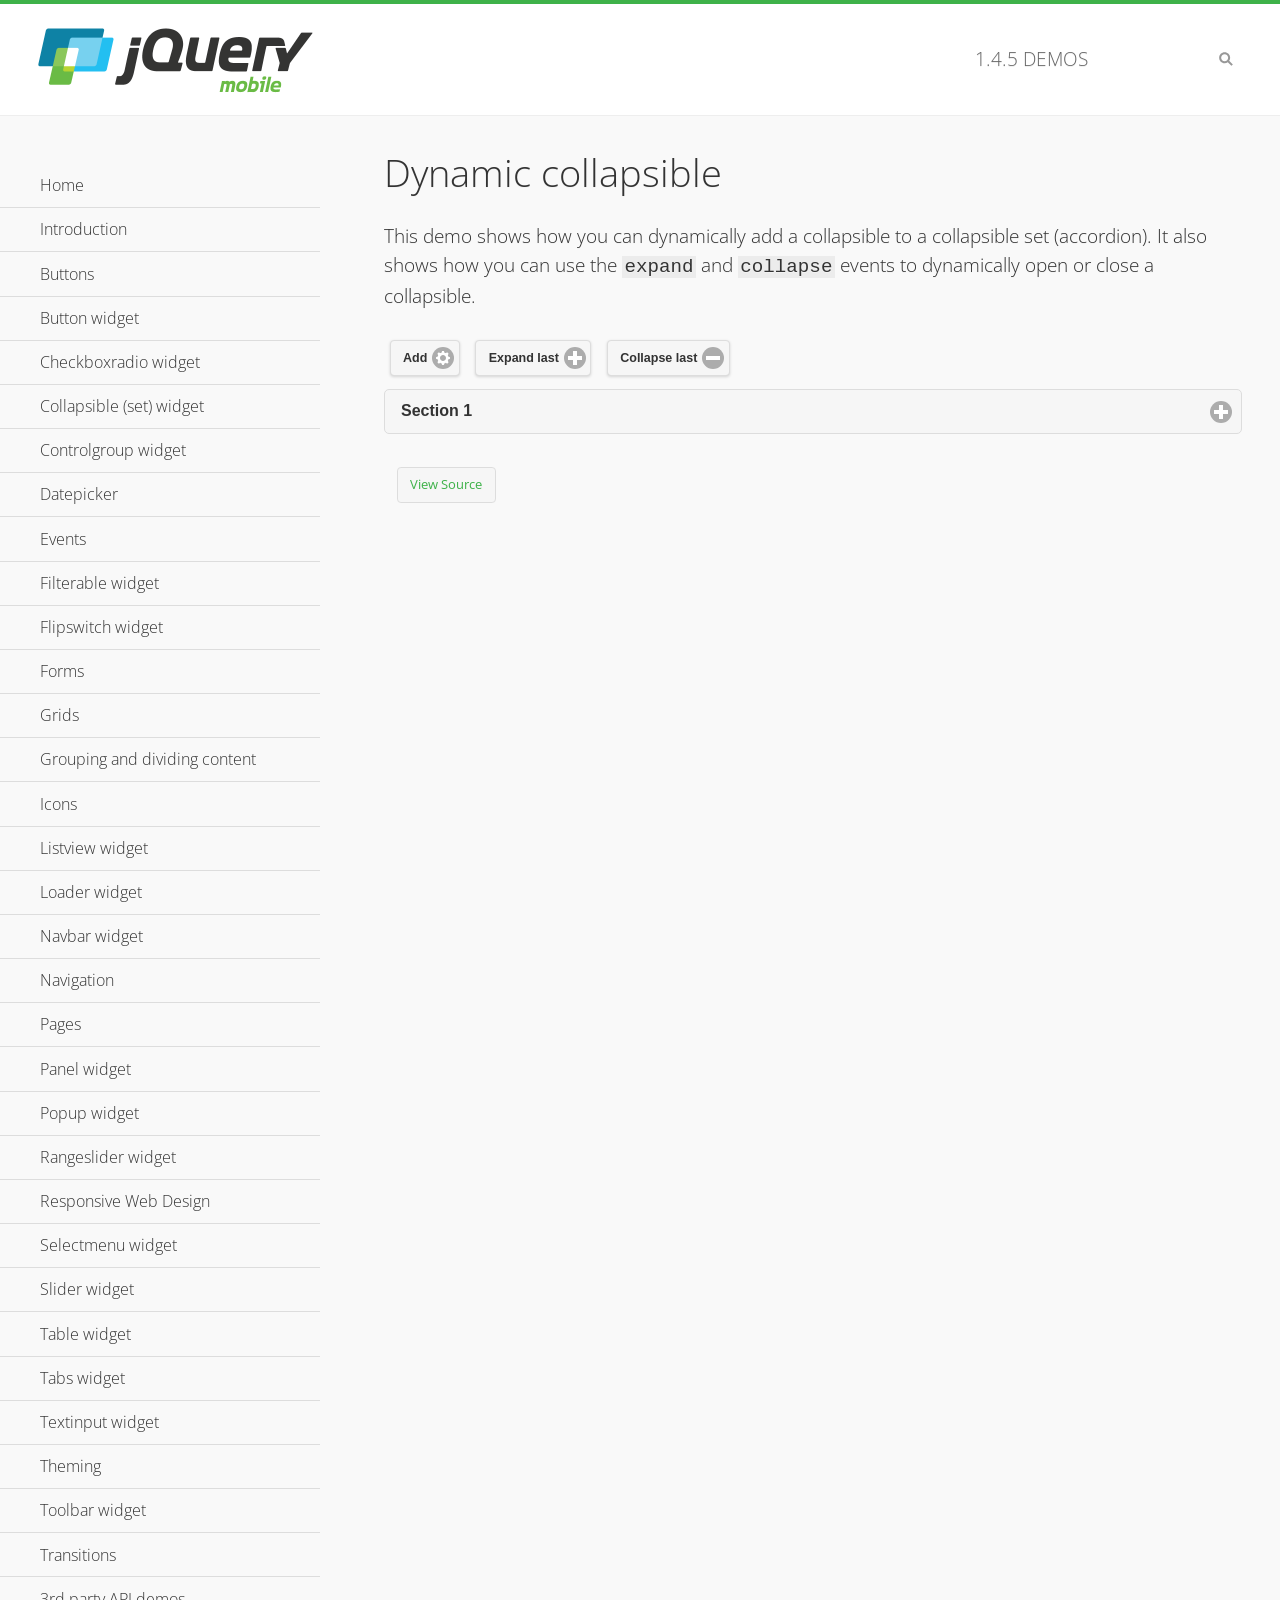
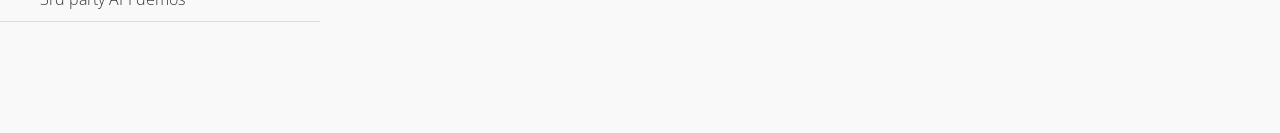
<file: www/JQueryMobile/demos/collapsible-dynamic/index.html>
<!DOCTYPE html>
<html>
<head>
	<meta charset="utf-8">
	<meta name="viewport" content="width=device-width, initial-scale=1">
	<title>Dynamic collapsible - jQuery Mobile Demos</title>
	<link rel="shortcut icon" href="../favicon.ico">
    <link rel="stylesheet" href="http://fonts.googleapis.com/css?family=Open+Sans:300,400,700">
	<link rel="stylesheet" href="../css/themes/default/jquery.mobile-1.4.5.min.css">
	<link rel="stylesheet" href="../_assets/css/jqm-demos.css">
	<script src="../js/jquery.js"></script>
	<script src="../_assets/js/index.js"></script>
	<script src="../js/jquery.mobile-1.4.5.min.js"></script>
	<script>
		$( document ).on( "pagecreate", function() {
			var nextId = 1;

			$("#add").click(function() {
				nextId++;
				var content = "<div data-role='collapsible' id='set" + nextId + "'><h3>Section " + nextId + "</h3><p>I am the collapsible content in a set so this feels like an accordion. I am hidden by default because I have the 'collapsed' state; you need to expand the header to see me.</p></div>";

				$( "#set" ).append( content ).collapsibleset( "refresh" );
			});

			$( "#expand" ).click(function() {
				$("#set").children(":last").collapsible( "expand" );
			});

			$( "#collapse" ).click(function() {
				$( "#set" ).children( ":last" ).collapsible( "collapse" );
			});
		});
	</script>
</head>
<body>
<div data-role="page" class="jqm-demos">

	<div data-role="header" class="jqm-header">
		<h2><a href="../" title="jQuery Mobile Demos home"><img src="../_assets/img/jquery-logo.png" alt="jQuery Mobile"></a></h2>
		<p><span class="jqm-version"></span> Demos</p>
		<a href="#" class="jqm-navmenu-link ui-btn ui-btn-icon-notext ui-corner-all ui-icon-bars ui-nodisc-icon ui-alt-icon ui-btn-left">Menu</a>
		<a href="#" class="jqm-search-link ui-btn ui-btn-icon-notext ui-corner-all ui-icon-search ui-nodisc-icon ui-alt-icon ui-btn-right">Search</a>
	</div><!-- /header -->

	<div role="main" class="ui-content jqm-content">

        <h1>Dynamic collapsible</h1>

        <p>This demo shows how you can dynamically add a collapsible to a collapsible set (accordion). It also shows how you can use the <code>expand</code> and <code>collapse</code> events to dynamically open or close a collapsible.</p>

        <div data-demo-html="true" data-demo-js="true">
            <button type="button" data-icon="gear" data-iconpos="right" data-mini="true" data-inline="true" id="add">Add</button>
            <button type="button" data-icon="plus" data-iconpos="right" data-mini="true" data-inline="true" id="expand">Expand last</button>
            <button type="button" data-icon="minus" data-iconpos="right" data-mini="true" data-inline="true" id="collapse">Collapse last</button>

            <div data-role="collapsibleset" data-content-theme="a" data-iconpos="right" id="set">
                <div data-role="collapsible" id="set1" data-collapsed="true">
                    <h3>Section 1</h3>
                    <p>I'm the collapsible content.</p>
                </div>
            </div>

        </div><!--/demo-html -->

	</div><!-- /content -->
	    <div data-role="panel" class="jqm-navmenu-panel" data-position="left" data-display="overlay" data-theme="a">
	    	<ul class="jqm-list ui-alt-icon ui-nodisc-icon">
<li data-filtertext="demos homepage" data-icon="home"><a href=".././">Home</a></li>
<li data-filtertext="introduction overview getting started"><a href="../intro/" data-ajax="false">Introduction</a></li>
<li data-filtertext="buttons button markup buttonmarkup method anchor link button element"><a href="../button-markup/" data-ajax="false">Buttons</a></li>
<li data-filtertext="form button widget input button submit reset"><a href="../button/" data-ajax="false">Button widget</a></li>
<li data-role="collapsible" data-enhanced="true" data-collapsed-icon="carat-d" data-expanded-icon="carat-u" data-iconpos="right" data-inset="false" class="ui-collapsible ui-collapsible-themed-content ui-collapsible-collapsed">
	<h3 class="ui-collapsible-heading ui-collapsible-heading-collapsed">
		<a href="#" class="ui-collapsible-heading-toggle ui-btn ui-btn-icon-right ui-btn-inherit ui-icon-carat-d">
		    Checkboxradio widget<span class="ui-collapsible-heading-status"> click to expand contents</span>
		</a>
	</h3>
	<div class="ui-collapsible-content ui-body-inherit ui-collapsible-content-collapsed" aria-hidden="true">
		<ul>
			<li data-filtertext="form checkboxradio widget checkbox input checkboxes controlgroups"><a href="../checkboxradio-checkbox/" data-ajax="false">Checkboxes</a></li>
			<li data-filtertext="form checkboxradio widget radio input radio buttons controlgroups"><a href="../checkboxradio-radio/" data-ajax="false">Radio buttons</a></li>
		</ul>
	</div>
</li>
<li data-role="collapsible" data-enhanced="true" data-collapsed-icon="carat-d" data-expanded-icon="carat-u" data-iconpos="right" data-inset="false" class="ui-collapsible ui-collapsible-themed-content ui-collapsible-collapsed">
	<h3 class="ui-collapsible-heading ui-collapsible-heading-collapsed">
		<a href="#" class="ui-collapsible-heading-toggle ui-btn ui-btn-icon-right ui-btn-inherit ui-icon-carat-d">
			Collapsible (set) widget<span class="ui-collapsible-heading-status"> click to expand contents</span>
		</a>
	</h3>
	<div class="ui-collapsible-content ui-body-inherit ui-collapsible-content-collapsed" aria-hidden="true">
		<ul>
			<li data-filtertext="collapsibles content formatting"><a href="../collapsible/" data-ajax="false">Collapsible</a></li>
			<li data-filtertext="dynamic collapsible set accordion append expand"><a href="../collapsible-dynamic/" data-ajax="false">Dynamic collapsibles</a></li>
			<li data-filtertext="accordions collapsible set widget content formatting grouped collapsibles"><a href="../collapsibleset/" data-ajax="false">Collapsible set</a></li>
		</ul>
	</div>
</li>
<li data-role="collapsible" data-enhanced="true" data-collapsed-icon="carat-d" data-expanded-icon="carat-u" data-iconpos="right" data-inset="false" class="ui-collapsible ui-collapsible-themed-content ui-collapsible-collapsed">
	<h3 class="ui-collapsible-heading ui-collapsible-heading-collapsed">
		<a href="#" class="ui-collapsible-heading-toggle ui-btn ui-btn-icon-right ui-btn-inherit ui-icon-carat-d">
			Controlgroup widget<span class="ui-collapsible-heading-status"> click to expand contents</span>
		</a>
	</h3>
	<div class="ui-collapsible-content ui-body-inherit ui-collapsible-content-collapsed" aria-hidden="true">
		<ul>
			<li data-filtertext="controlgroups selectmenu checkboxradio input grouped buttons horizontal vertical"><a href="../controlgroup/" data-ajax="false">Controlgroup</a></li>
			<li data-filtertext="dynamic controlgroup dynamically add buttons"><a href="../controlgroup-dynamic/" data-ajax="false">Dynamic controlgroups</a></li>
		</ul>
	</div>
</li>
<li data-filtertext="form datepicker widget date input"><a href="../datepicker/" data-ajax="false">Datepicker</a></li>
<li data-role="collapsible" data-enhanced="true" data-collapsed-icon="carat-d" data-expanded-icon="carat-u" data-iconpos="right" data-inset="false" class="ui-collapsible ui-collapsible-themed-content ui-collapsible-collapsed">
	<h3 class="ui-collapsible-heading ui-collapsible-heading-collapsed">
		<a href="#" class="ui-collapsible-heading-toggle ui-btn ui-btn-icon-right ui-btn-inherit ui-icon-carat-d">
			Events<span class="ui-collapsible-heading-status"> click to expand contents</span>
		</a>
	</h3>
	<div class="ui-collapsible-content ui-body-inherit ui-collapsible-content-collapsed" aria-hidden="true">
		<ul>
			<li data-filtertext="swipe to delete list items listviews swipe events"><a href="../swipe-list/" data-ajax="false">Swipe list items</a></li>
			<li data-filtertext="swipe to navigate swipe page navigation swipe events"><a href="../swipe-page/" data-ajax="false">Swipe page navigation</a></li>
		</ul>
	</div>
</li>
<li data-filtertext="filterable filter elements sorting searching listview table"><a href="../filterable/" data-ajax="false">Filterable widget</a></li>
<li data-filtertext="form flipswitch widget flip toggle switch binary select checkbox input"><a href="../flipswitch/" data-ajax="false">Flipswitch widget</a></li>
<li data-role="collapsible" data-enhanced="true" data-collapsed-icon="carat-d" data-expanded-icon="carat-u" data-iconpos="right" data-inset="false" class="ui-collapsible ui-collapsible-themed-content ui-collapsible-collapsed">
	<h3 class="ui-collapsible-heading ui-collapsible-heading-collapsed">
		<a href="#" class="ui-collapsible-heading-toggle ui-btn ui-btn-icon-right ui-btn-inherit ui-icon-carat-d">
			Forms<span class="ui-collapsible-heading-status"> click to expand contents</span>
		</a>
	</h3>
	<div class="ui-collapsible-content ui-body-inherit ui-collapsible-content-collapsed" aria-hidden="true">
		<ul>
			<li data-filtertext="forms text checkbox radio range button submit reset inputs selects textarea slider flipswitch label form elements"><a href="../forms/" data-ajax="false">Forms</a></li>
			<li data-filtertext="form hide labels hidden accessible ui-hidden-accessible forms"><a href="../forms-label-hidden-accessible/" data-ajax="false">Hide labels</a></li>
			<li data-filtertext="form field containers fieldcontain ui-field-contain forms"><a href="../forms-field-contain/" data-ajax="false">Field containers</a></li>
			<li data-filtertext="forms disabled form elements"><a href="../forms-disabled/" data-ajax="false">Forms disabled</a></li>
			<li data-filtertext="forms gallery examples overview forms text checkbox radio range button submit reset inputs selects textarea slider flipswitch label form elements"><a href="../forms-gallery/" data-ajax="false">Forms gallery</a></li>
		</ul>
	</div>
</li>
<li data-role="collapsible" data-enhanced="true" data-collapsed-icon="carat-d" data-expanded-icon="carat-u" data-iconpos="right" data-inset="false" class="ui-collapsible ui-collapsible-themed-content ui-collapsible-collapsed">
	<h3 class="ui-collapsible-heading ui-collapsible-heading-collapsed">
		<a href="#" class="ui-collapsible-heading-toggle ui-btn ui-btn-icon-right ui-btn-inherit ui-icon-carat-d">
			Grids<span class="ui-collapsible-heading-status"> click to expand contents</span>
		</a>
	</h3>
	<div class="ui-collapsible-content ui-body-inherit ui-collapsible-content-collapsed" aria-hidden="true">
		<ul>
			<li data-filtertext="grids columns blocks content formatting rwd responsive css framework"><a href="../grids/" data-ajax="false">Grids</a></li>
			<li data-filtertext="buttons in grids css framework"><a href="../grids-buttons/" data-ajax="false">Buttons in grids</a></li>
			<li data-filtertext="custom responsive grids rwd css framework"><a href="../grids-custom-responsive/" data-ajax="false">Custom responsive grids</a></li>
		</ul>
	</div>
</li>
<li data-filtertext="blocks content formatting sections heading"><a href="../body-bar-classes/" data-ajax="false">Grouping and dividing content</a></li>
<li data-role="collapsible" data-enhanced="true" data-collapsed-icon="carat-d" data-expanded-icon="carat-u" data-iconpos="right" data-inset="false" class="ui-collapsible ui-collapsible-themed-content ui-collapsible-collapsed">
	<h3 class="ui-collapsible-heading ui-collapsible-heading-collapsed">
		<a href="#" class="ui-collapsible-heading-toggle ui-btn ui-btn-icon-right ui-btn-inherit ui-icon-carat-d">
			Icons<span class="ui-collapsible-heading-status"> click to expand contents</span>
		</a>
	</h3>
	<div class="ui-collapsible-content ui-body-inherit ui-collapsible-content-collapsed" aria-hidden="true">
		<ul>
			<li data-filtertext="button icons svg disc alt custom icon position"><a href="../icons/" data-ajax="false">Icons</a></li>
			<li data-filtertext=""><a href="../icons-grunticon/" data-ajax="false">Grunticon loader</a></li>
		</ul>
	</div>
</li>
<li data-role="collapsible" data-enhanced="true" data-collapsed-icon="carat-d" data-expanded-icon="carat-u" data-iconpos="right" data-inset="false" class="ui-collapsible ui-collapsible-themed-content ui-collapsible-collapsed">
	<h3 class="ui-collapsible-heading ui-collapsible-heading-collapsed">
		<a href="#" class="ui-collapsible-heading-toggle ui-btn ui-btn-icon-right ui-btn-inherit ui-icon-carat-d">
			Listview widget<span class="ui-collapsible-heading-status"> click to expand contents</span>
		</a>
	</h3>
	<div class="ui-collapsible-content ui-body-inherit ui-collapsible-content-collapsed" aria-hidden="true">
		<ul>
			<li data-filtertext="listview widget thumbnails icons nested split button collapsible ul ol"><a href="../listview/" data-ajax="false">Listview</a></li>
			<li data-filtertext="autocomplete filterable reveal listview filtertextbeforefilter placeholder"><a href="../listview-autocomplete/" data-ajax="false">Listview autocomplete</a></li>
			<li data-filtertext="autocomplete filterable reveal listview remote data filtertextbeforefilter placeholder"><a href="../listview-autocomplete-remote/" data-ajax="false">Listview autocomplete remote data</a></li>
			<li data-filtertext="autodividers anchor jump scroll linkbars listview lists ul ol"><a href="../listview-autodividers-linkbar/" data-ajax="false">Listview autodividers linkbar</a></li>
			<li data-filtertext="listview autodividers selector autodividersselector lists ul ol"><a href="../listview-autodividers-selector/" data-ajax="false">Listview autodividers selector</a></li>
			<li data-filtertext="listview nested list items"><a href="../listview-nested-lists/" data-ajax="false">Nested Listviews</a></li>
			<li data-filtertext="listview collapsible list items flat"><a href="../listview-collapsible-item-flat/" data-ajax="false">Listview collapsible list items (flat)</a></li>
			<li data-filtertext="listview collapsible list indented"><a href="../listview-collapsible-item-indented/" data-ajax="false">Listview collapsible list items (indented)</a></li>
			<li data-filtertext="grid listview responsive grids responsive listviews lists ul"><a href="../listview-grid/" data-ajax="false">Listview responsive grid</a></li>
		</ul>
	</div>
</li>
<li data-filtertext="loader widget page loading navigation overlay spinner"><a href="../loader/" data-ajax="false">Loader widget</a></li>
<li data-filtertext="navbar widget navmenu toolbars header footer"><a href="../navbar/" data-ajax="false">Navbar widget</a></li>
<li data-role="collapsible" data-enhanced="true" data-collapsed-icon="carat-d" data-expanded-icon="carat-u" data-iconpos="right" data-inset="false" class="ui-collapsible ui-collapsible-themed-content ui-collapsible-collapsed">
	<h3 class="ui-collapsible-heading ui-collapsible-heading-collapsed">
		<a href="#" class="ui-collapsible-heading-toggle ui-btn ui-btn-icon-right ui-btn-inherit ui-icon-carat-d">
			Navigation<span class="ui-collapsible-heading-status"> click to expand contents</span>
		</a>
	</h3>
	<div class="ui-collapsible-content ui-body-inherit ui-collapsible-content-collapsed" aria-hidden="true">
		<ul>
			<li data-filtertext="ajax navigation navigate widget history event method"><a href="../navigation/" data-ajax="false">Navigation</a></li>
			<li data-filtertext="linking pages page links navigation ajax prefetch cache"><a href="../navigation-linking-pages/" data-ajax="false">Linking pages</a></li>
			<!-- <li data-filtertext="php redirect server redirection server-side navigation"><a href="../navigation-php-redirect/" data-ajax="false">PHP redirect demo</a></li>-->
			<li data-filtertext="navigation redirection hash query"><a href="../navigation-hash-processing/" data-ajax="false">Hash processing demo</a></li>
			<li data-filtertext="navigation redirection hash query"><a href="../page-events/" data-ajax="false">Page Navigation Events</a></li>
		</ul>
	</div>
</li>
<li data-role="collapsible" data-enhanced="true" data-collapsed-icon="carat-d" data-expanded-icon="carat-u" data-iconpos="right" data-inset="false" class="ui-collapsible ui-collapsible-themed-content ui-collapsible-collapsed">
	<h3 class="ui-collapsible-heading ui-collapsible-heading-collapsed">
		<a href="#" class="ui-collapsible-heading-toggle ui-btn ui-btn-icon-right ui-btn-inherit ui-icon-carat-d">
			Pages<span class="ui-collapsible-heading-status"> click to expand contents</span>
		</a>
	</h3>
	<div class="ui-collapsible-content ui-body-inherit ui-collapsible-content-collapsed" aria-hidden="true">
		<ul>
			<li data-filtertext="pages page widget ajax navigation"><a href="../pages/" data-ajax="false">Pages</a></li>
			<li data-filtertext="single page"><a href="../pages-single-page/" data-ajax="false">Single page</a></li>
			<li data-filtertext="multipage multi-page page"><a href="../pages-multi-page/" data-ajax="false">Multi-page template</a></li>
			<li data-filtertext="dialog page widget modal popup"><a href="../pages-dialog/" data-ajax="false">Dialog page</a></li>
		</ul>
	</div>
</li>
<li data-role="collapsible" data-enhanced="true" data-collapsed-icon="carat-d" data-expanded-icon="carat-u" data-iconpos="right" data-inset="false" class="ui-collapsible ui-collapsible-themed-content ui-collapsible-collapsed">
	<h3 class="ui-collapsible-heading ui-collapsible-heading-collapsed">
		<a href="#" class="ui-collapsible-heading-toggle ui-btn ui-btn-icon-right ui-btn-inherit ui-icon-carat-d">
			Panel widget<span class="ui-collapsible-heading-status"> click to expand contents</span>
		</a>
	</h3>
	<div class="ui-collapsible-content ui-body-inherit ui-collapsible-content-collapsed" aria-hidden="true">
		<ul>
			<li data-filtertext="panel widget sliding panels reveal push overlay responsive"><a href="../panel/" data-ajax="false">Panel</a></li>
			<li data-filtertext=""><a href="../panel-external/" data-ajax="false">External panels</a></li>
			<li data-filtertext="panel "><a href="../panel-fixed/" data-ajax="false">Fixed panels</a></li>
			<li data-filtertext="panel slide panels sliding panels shadow rwd responsive breakpoint"><a href="../panel-responsive/" data-ajax="false">Panels responsive</a></li>
			<li data-filtertext="panel custom style custom panel width reveal shadow listview panel styling page background wrapper"><a href="../panel-styling/" data-ajax="false">Custom panel style</a></li>
			<li data-filtertext="panel open on swipe"><a href="../panel-swipe-open/" data-ajax="false">Panel open on swipe</a></li>
			<li data-filtertext="panels outside page internal external toolbars"><a href="../panel-external-internal/" data-ajax="false">Panel external and internal</a></li>
		</ul>
	</div>
</li>
<li data-role="collapsible" data-enhanced="true" data-collapsed-icon="carat-d" data-expanded-icon="carat-u" data-iconpos="right" data-inset="false" class="ui-collapsible ui-collapsible-themed-content ui-collapsible-collapsed">
	<h3 class="ui-collapsible-heading ui-collapsible-heading-collapsed">
		<a href="#" class="ui-collapsible-heading-toggle ui-btn ui-btn-icon-right ui-btn-inherit ui-icon-carat-d">
			Popup widget<span class="ui-collapsible-heading-status"> click to expand contents</span>
		</a>
	</h3>
	<div class="ui-collapsible-content ui-body-inherit ui-collapsible-content-collapsed" aria-hidden="true">
		<ul>
			<li data-filtertext="popup widget popups dialog modal transition tooltip lightbox form overlay screen flip pop fade transition"><a href="../popup/" data-ajax="false">Popup</a></li>
			<li data-filtertext="popup alignment position"><a href="../popup-alignment/" data-ajax="false">Popup alignment</a></li>
			<li data-filtertext="popup arrow size popups popover"><a href="../popup-arrow-size/" data-ajax="false">Popup arrow size</a></li>
			<li data-filtertext="dynamic popups popup images lightbox"><a href="../popup-dynamic/" data-ajax="false">Dynamic popups</a></li>
			<li data-filtertext="popups with iframes scaling"><a href="../popup-iframe/" data-ajax="false">Popups with iframes</a></li>
			<li data-filtertext="popup image scaling"><a href="../popup-image-scaling/" data-ajax="false">Popup image scaling</a></li>
			<li data-filtertext="external popup outside multi-page"><a href="../popup-outside-multipage/" data-ajax="false">Popup outside multi-page</a></li>
		</ul>
	</div>
</li>
<li data-filtertext="form rangeslider widget dual sliders dual handle sliders range input"><a href="../rangeslider/" data-ajax="false">Rangeslider widget</a></li>
<li data-filtertext="responsive web design rwd adaptive progressive enhancement PE accessible mobile breakpoints media query media queries"><a href="../rwd/" data-ajax="false">Responsive Web Design</a></li>
<li data-role="collapsible" data-enhanced="true" data-collapsed-icon="carat-d" data-expanded-icon="carat-u" data-iconpos="right" data-inset="false" class="ui-collapsible ui-collapsible-themed-content ui-collapsible-collapsed">
	<h3 class="ui-collapsible-heading ui-collapsible-heading-collapsed">
		<a href="#" class="ui-collapsible-heading-toggle ui-btn ui-btn-icon-right ui-btn-inherit ui-icon-carat-d">
			Selectmenu widget<span class="ui-collapsible-heading-status"> click to expand contents</span>
		</a>
	</h3>
	<div class="ui-collapsible-content ui-body-inherit ui-collapsible-content-collapsed" aria-hidden="true">
		<ul>
			<li data-filtertext="form selectmenu widget select input custom select menu selects"><a href="../selectmenu/" data-ajax="false">Selectmenu</a></li>
			<li data-filtertext="form custom select menu selectmenu widget custom menu option optgroup multiple selects"><a href="../selectmenu-custom/" data-ajax="false">Custom select menu</a></li>
			<li data-filtertext="filterable select filter popup dialog"><a href="../selectmenu-custom-filter/" data-ajax="false">Custom select menu with filter</a></li>
		</ul>
	</div>
</li>
<li data-role="collapsible" data-enhanced="true" data-collapsed-icon="carat-d" data-expanded-icon="carat-u" data-iconpos="right" data-inset="false" class="ui-collapsible ui-collapsible-themed-content ui-collapsible-collapsed">
	<h3 class="ui-collapsible-heading ui-collapsible-heading-collapsed">
		<a href="#" class="ui-collapsible-heading-toggle ui-btn ui-btn-icon-right ui-btn-inherit ui-icon-carat-d">
			Slider widget<span class="ui-collapsible-heading-status"> click to expand contents</span>
		</a>
	</h3>
	<div class="ui-collapsible-content ui-body-inherit ui-collapsible-content-collapsed" aria-hidden="true">
		<ul>
			<li data-filtertext="form slider widget range input single sliders"><a href="../slider/" data-ajax="false">Slider</a></li>
			<li data-filtertext="form slider widget flipswitch slider binary select flip toggle switch"><a href="../slider-flipswitch/" data-ajax="false">Slider flip toggle switch</a></li>
			<li data-filtertext="form slider tooltip handle value input range sliders"><a href="../slider-tooltip/" data-ajax="false">Slider tooltip</a></li>
		</ul>
	</div>
</li>
<li data-role="collapsible" data-enhanced="true" data-collapsed-icon="carat-d" data-expanded-icon="carat-u" data-iconpos="right" data-inset="false" class="ui-collapsible ui-collapsible-themed-content ui-collapsible-collapsed">
	<h3 class="ui-collapsible-heading ui-collapsible-heading-collapsed">
		<a href="#" class="ui-collapsible-heading-toggle ui-btn ui-btn-icon-right ui-btn-inherit ui-icon-carat-d">
			Table widget<span class="ui-collapsible-heading-status"> click to expand contents</span>
		</a>
	</h3>
	<div class="ui-collapsible-content ui-body-inherit ui-collapsible-content-collapsed" aria-hidden="true">
		<ul>
			<li data-filtertext="table widget reflow column toggle th td responsive tables rwd hide show tabular"><a href="../table-column-toggle/" data-ajax="false">Table Column Toggle</a></li>
			<li data-filtertext="table column toggle phone comparison demo"><a href="../table-column-toggle-example/" data-ajax="false">Table Column Toggle demo</a></li>
			<li data-filtertext="responsive tables table column toggle heading groups rwd breakpoint"><a href="../table-column-toggle-heading-groups/" data-ajax="false">Table Column Toggle heading groups</a></li>
			<li data-filtertext="responsive tables table column toggle hide rwd breakpoint customization options"><a href="../table-column-toggle-options/" data-ajax="false">Table Column Toggle options</a></li>
			<li data-filtertext="table reflow th td responsive rwd columns tabular"><a href="../table-reflow/" data-ajax="false">Table Reflow</a></li>
			<li data-filtertext="responsive tables table reflow heading groups rwd breakpoint"><a href="../table-reflow-heading-groups/" data-ajax="false">Table Reflow heading groups</a></li>
			<li data-filtertext="responsive tables table reflow stripes strokes table style"><a href="../table-reflow-stripes-strokes/" data-ajax="false">Table Reflow stripes and strokes</a></li>
			<li data-filtertext="responsive tables table reflow stack custom styles"><a href="../table-reflow-styling/" data-ajax="false">Table Reflow custom styles</a></li>
		</ul>
	</div>
</li>
<li data-filtertext="ui tabs widget"><a href="../tabs/" data-ajax="false">Tabs widget</a></li>
<li data-filtertext="form textinput widget text input textarea number date time tel email file color password"><a href="../textinput/" data-ajax="false">Textinput widget</a></li>
<li data-role="collapsible" data-enhanced="true" data-collapsed-icon="carat-d" data-expanded-icon="carat-u" data-iconpos="right" data-inset="false" class="ui-collapsible ui-collapsible-themed-content ui-collapsible-collapsed">
	<h3 class="ui-collapsible-heading ui-collapsible-heading-collapsed">
		<a href="#" class="ui-collapsible-heading-toggle ui-btn ui-btn-icon-right ui-btn-inherit ui-icon-carat-d">
			Theming<span class="ui-collapsible-heading-status"> click to expand contents</span>
		</a>
	</h3>
	<div class="ui-collapsible-content ui-body-inherit ui-collapsible-content-collapsed" aria-hidden="true">
		<ul>
			<li data-filtertext="default theme swatches theming style css"><a href="../theme-default/" data-ajax="false">Default theme</a></li>
			<li data-filtertext="classic theme old theme swatches theming style css"><a href="../theme-classic/" data-ajax="false">Classic theme</a></li>
		</ul>
	</div>
</li>
<li data-role="collapsible" data-enhanced="true" data-collapsed-icon="carat-d" data-expanded-icon="carat-u" data-iconpos="right" data-inset="false" class="ui-collapsible ui-collapsible-themed-content ui-collapsible-collapsed">
	<h3 class="ui-collapsible-heading ui-collapsible-heading-collapsed">
		<a href="#" class="ui-collapsible-heading-toggle ui-btn ui-btn-icon-right ui-btn-inherit ui-icon-carat-d">
			Toolbar widget<span class="ui-collapsible-heading-status"> click to expand contents</span>
		</a>
	</h3>
	<div class="ui-collapsible-content ui-body-inherit ui-collapsible-content-collapsed" aria-hidden="true">
		<ul>
			<li data-filtertext="toolbar widget header footer toolbars fixed fullscreen external sections"><a href="../toolbar/" data-ajax="false">Toolbar</a></li>
			<li data-filtertext="dynamic toolbars dynamically add toolbar header footer"><a href="../toolbar-dynamic/" data-ajax="false">Dynamic toolbars</a></li>
			<li data-filtertext="external toolbars header footer"><a href="../toolbar-external/" data-ajax="false">External toolbars</a></li>
			<li data-filtertext="fixed toolbars header footer"><a href="../toolbar-fixed/" data-ajax="false">Fixed toolbars</a></li>
			<li data-filtertext="fixed fullscreen toolbars header footer"><a href="../toolbar-fixed-fullscreen/" data-ajax="false">Fullscreen toolbars</a></li>
			<li data-filtertext="external fixed toolbars header footer"><a href="../toolbar-fixed-external/" data-ajax="false">Fixed external toolbars</a></li>
			<li data-filtertext="external persistent toolbars header footer navbar navmenu"><a href="../toolbar-fixed-persistent/" data-ajax="false">Persistent toolbars</a></li>
			<li data-filtertext="external ajax optimized toolbars persistent toolbars header footer navbar"><a href="../toolbar-fixed-persistent-optimized/" data-ajax="false">Ajax optimized toolbars</a></li>
			<li data-filtertext="form in toolbars header footer"><a href="../toolbar-fixed-forms/" data-ajax="false">Form in toolbar</a></li>
		</ul>
	</div>
</li>
<li data-filtertext="page transitions animated pages popup navigation flip slide fade pop"><a href="../transitions/" data-ajax="false">Transitions</a></li>
<li data-role="collapsible" data-enhanced="true" data-collapsed-icon="carat-d" data-expanded-icon="carat-u" data-iconpos="right" data-inset="false" class="ui-collapsible ui-collapsible-themed-content ui-collapsible-collapsed">
	<h3 class="ui-collapsible-heading ui-collapsible-heading-collapsed">
		<a href="#" class="ui-collapsible-heading-toggle ui-btn ui-btn-icon-right ui-btn-inherit ui-icon-carat-d">
			3rd party API demos<span class="ui-collapsible-heading-status"> click to expand contents</span>
		</a>
	</h3>
	<div class="ui-collapsible-content ui-body-inherit ui-collapsible-content-collapsed" aria-hidden="true">
		<ul>
			<li data-filtertext="backbone requirejs navigation router"><a href="../backbone-requirejs/" data-ajax="false">Backbone RequireJS</a></li>
			<li data-filtertext="google maps geolocation demo"><a href="../map-geolocation/" data-ajax="false">Google Maps geolocation</a></li>
			<li data-filtertext="google maps hybrid"><a href="../map-list-toggle/" data-ajax="false">Google Maps list toggle</a></li>
		</ul>
	</div>
</li>



		     </ul>
		</div><!-- /panel -->


	<div data-role="footer" data-position="fixed" data-tap-toggle="false" class="jqm-footer">
		<p>jQuery Mobile Demos version <span class="jqm-version"></span></p>
		<p>Copyright 2014 The jQuery Foundation</p>
	</div><!-- /footer -->
	<!-- TODO: This should become an external panel so we can add input to markup (unique ID) -->
    <div data-role="panel" class="jqm-search-panel" data-position="right" data-display="overlay" data-theme="a">
		<div class="jqm-search">
			<ul class="jqm-list" data-filter-placeholder="Search demos..." data-filter-reveal="true">
<li data-filtertext="demos homepage" data-icon="home"><a href=".././">Home</a></li>
<li data-filtertext="introduction overview getting started"><a href="../intro/" data-ajax="false">Introduction</a></li>
<li data-filtertext="buttons button markup buttonmarkup method anchor link button element"><a href="../button-markup/" data-ajax="false">Buttons</a></li>
<li data-filtertext="form button widget input button submit reset"><a href="../button/" data-ajax="false">Button widget</a></li>
<li data-role="collapsible" data-enhanced="true" data-collapsed-icon="carat-d" data-expanded-icon="carat-u" data-iconpos="right" data-inset="false" class="ui-collapsible ui-collapsible-themed-content ui-collapsible-collapsed">
	<h3 class="ui-collapsible-heading ui-collapsible-heading-collapsed">
		<a href="#" class="ui-collapsible-heading-toggle ui-btn ui-btn-icon-right ui-btn-inherit ui-icon-carat-d">
		    Checkboxradio widget<span class="ui-collapsible-heading-status"> click to expand contents</span>
		</a>
	</h3>
	<div class="ui-collapsible-content ui-body-inherit ui-collapsible-content-collapsed" aria-hidden="true">
		<ul>
			<li data-filtertext="form checkboxradio widget checkbox input checkboxes controlgroups"><a href="../checkboxradio-checkbox/" data-ajax="false">Checkboxes</a></li>
			<li data-filtertext="form checkboxradio widget radio input radio buttons controlgroups"><a href="../checkboxradio-radio/" data-ajax="false">Radio buttons</a></li>
		</ul>
	</div>
</li>
<li data-role="collapsible" data-enhanced="true" data-collapsed-icon="carat-d" data-expanded-icon="carat-u" data-iconpos="right" data-inset="false" class="ui-collapsible ui-collapsible-themed-content ui-collapsible-collapsed">
	<h3 class="ui-collapsible-heading ui-collapsible-heading-collapsed">
		<a href="#" class="ui-collapsible-heading-toggle ui-btn ui-btn-icon-right ui-btn-inherit ui-icon-carat-d">
			Collapsible (set) widget<span class="ui-collapsible-heading-status"> click to expand contents</span>
		</a>
	</h3>
	<div class="ui-collapsible-content ui-body-inherit ui-collapsible-content-collapsed" aria-hidden="true">
		<ul>
			<li data-filtertext="collapsibles content formatting"><a href="../collapsible/" data-ajax="false">Collapsible</a></li>
			<li data-filtertext="dynamic collapsible set accordion append expand"><a href="../collapsible-dynamic/" data-ajax="false">Dynamic collapsibles</a></li>
			<li data-filtertext="accordions collapsible set widget content formatting grouped collapsibles"><a href="../collapsibleset/" data-ajax="false">Collapsible set</a></li>
		</ul>
	</div>
</li>
<li data-role="collapsible" data-enhanced="true" data-collapsed-icon="carat-d" data-expanded-icon="carat-u" data-iconpos="right" data-inset="false" class="ui-collapsible ui-collapsible-themed-content ui-collapsible-collapsed">
	<h3 class="ui-collapsible-heading ui-collapsible-heading-collapsed">
		<a href="#" class="ui-collapsible-heading-toggle ui-btn ui-btn-icon-right ui-btn-inherit ui-icon-carat-d">
			Controlgroup widget<span class="ui-collapsible-heading-status"> click to expand contents</span>
		</a>
	</h3>
	<div class="ui-collapsible-content ui-body-inherit ui-collapsible-content-collapsed" aria-hidden="true">
		<ul>
			<li data-filtertext="controlgroups selectmenu checkboxradio input grouped buttons horizontal vertical"><a href="../controlgroup/" data-ajax="false">Controlgroup</a></li>
			<li data-filtertext="dynamic controlgroup dynamically add buttons"><a href="../controlgroup-dynamic/" data-ajax="false">Dynamic controlgroups</a></li>
		</ul>
	</div>
</li>
<li data-filtertext="form datepicker widget date input"><a href="../datepicker/" data-ajax="false">Datepicker</a></li>
<li data-role="collapsible" data-enhanced="true" data-collapsed-icon="carat-d" data-expanded-icon="carat-u" data-iconpos="right" data-inset="false" class="ui-collapsible ui-collapsible-themed-content ui-collapsible-collapsed">
	<h3 class="ui-collapsible-heading ui-collapsible-heading-collapsed">
		<a href="#" class="ui-collapsible-heading-toggle ui-btn ui-btn-icon-right ui-btn-inherit ui-icon-carat-d">
			Events<span class="ui-collapsible-heading-status"> click to expand contents</span>
		</a>
	</h3>
	<div class="ui-collapsible-content ui-body-inherit ui-collapsible-content-collapsed" aria-hidden="true">
		<ul>
			<li data-filtertext="swipe to delete list items listviews swipe events"><a href="../swipe-list/" data-ajax="false">Swipe list items</a></li>
			<li data-filtertext="swipe to navigate swipe page navigation swipe events"><a href="../swipe-page/" data-ajax="false">Swipe page navigation</a></li>
		</ul>
	</div>
</li>
<li data-filtertext="filterable filter elements sorting searching listview table"><a href="../filterable/" data-ajax="false">Filterable widget</a></li>
<li data-filtertext="form flipswitch widget flip toggle switch binary select checkbox input"><a href="../flipswitch/" data-ajax="false">Flipswitch widget</a></li>
<li data-role="collapsible" data-enhanced="true" data-collapsed-icon="carat-d" data-expanded-icon="carat-u" data-iconpos="right" data-inset="false" class="ui-collapsible ui-collapsible-themed-content ui-collapsible-collapsed">
	<h3 class="ui-collapsible-heading ui-collapsible-heading-collapsed">
		<a href="#" class="ui-collapsible-heading-toggle ui-btn ui-btn-icon-right ui-btn-inherit ui-icon-carat-d">
			Forms<span class="ui-collapsible-heading-status"> click to expand contents</span>
		</a>
	</h3>
	<div class="ui-collapsible-content ui-body-inherit ui-collapsible-content-collapsed" aria-hidden="true">
		<ul>
			<li data-filtertext="forms text checkbox radio range button submit reset inputs selects textarea slider flipswitch label form elements"><a href="../forms/" data-ajax="false">Forms</a></li>
			<li data-filtertext="form hide labels hidden accessible ui-hidden-accessible forms"><a href="../forms-label-hidden-accessible/" data-ajax="false">Hide labels</a></li>
			<li data-filtertext="form field containers fieldcontain ui-field-contain forms"><a href="../forms-field-contain/" data-ajax="false">Field containers</a></li>
			<li data-filtertext="forms disabled form elements"><a href="../forms-disabled/" data-ajax="false">Forms disabled</a></li>
			<li data-filtertext="forms gallery examples overview forms text checkbox radio range button submit reset inputs selects textarea slider flipswitch label form elements"><a href="../forms-gallery/" data-ajax="false">Forms gallery</a></li>
		</ul>
	</div>
</li>
<li data-role="collapsible" data-enhanced="true" data-collapsed-icon="carat-d" data-expanded-icon="carat-u" data-iconpos="right" data-inset="false" class="ui-collapsible ui-collapsible-themed-content ui-collapsible-collapsed">
	<h3 class="ui-collapsible-heading ui-collapsible-heading-collapsed">
		<a href="#" class="ui-collapsible-heading-toggle ui-btn ui-btn-icon-right ui-btn-inherit ui-icon-carat-d">
			Grids<span class="ui-collapsible-heading-status"> click to expand contents</span>
		</a>
	</h3>
	<div class="ui-collapsible-content ui-body-inherit ui-collapsible-content-collapsed" aria-hidden="true">
		<ul>
			<li data-filtertext="grids columns blocks content formatting rwd responsive css framework"><a href="../grids/" data-ajax="false">Grids</a></li>
			<li data-filtertext="buttons in grids css framework"><a href="../grids-buttons/" data-ajax="false">Buttons in grids</a></li>
			<li data-filtertext="custom responsive grids rwd css framework"><a href="../grids-custom-responsive/" data-ajax="false">Custom responsive grids</a></li>
		</ul>
	</div>
</li>
<li data-filtertext="blocks content formatting sections heading"><a href="../body-bar-classes/" data-ajax="false">Grouping and dividing content</a></li>
<li data-role="collapsible" data-enhanced="true" data-collapsed-icon="carat-d" data-expanded-icon="carat-u" data-iconpos="right" data-inset="false" class="ui-collapsible ui-collapsible-themed-content ui-collapsible-collapsed">
	<h3 class="ui-collapsible-heading ui-collapsible-heading-collapsed">
		<a href="#" class="ui-collapsible-heading-toggle ui-btn ui-btn-icon-right ui-btn-inherit ui-icon-carat-d">
			Icons<span class="ui-collapsible-heading-status"> click to expand contents</span>
		</a>
	</h3>
	<div class="ui-collapsible-content ui-body-inherit ui-collapsible-content-collapsed" aria-hidden="true">
		<ul>
			<li data-filtertext="button icons svg disc alt custom icon position"><a href="../icons/" data-ajax="false">Icons</a></li>
			<li data-filtertext=""><a href="../icons-grunticon/" data-ajax="false">Grunticon loader</a></li>
		</ul>
	</div>
</li>
<li data-role="collapsible" data-enhanced="true" data-collapsed-icon="carat-d" data-expanded-icon="carat-u" data-iconpos="right" data-inset="false" class="ui-collapsible ui-collapsible-themed-content ui-collapsible-collapsed">
	<h3 class="ui-collapsible-heading ui-collapsible-heading-collapsed">
		<a href="#" class="ui-collapsible-heading-toggle ui-btn ui-btn-icon-right ui-btn-inherit ui-icon-carat-d">
			Listview widget<span class="ui-collapsible-heading-status"> click to expand contents</span>
		</a>
	</h3>
	<div class="ui-collapsible-content ui-body-inherit ui-collapsible-content-collapsed" aria-hidden="true">
		<ul>
			<li data-filtertext="listview widget thumbnails icons nested split button collapsible ul ol"><a href="../listview/" data-ajax="false">Listview</a></li>
			<li data-filtertext="autocomplete filterable reveal listview filtertextbeforefilter placeholder"><a href="../listview-autocomplete/" data-ajax="false">Listview autocomplete</a></li>
			<li data-filtertext="autocomplete filterable reveal listview remote data filtertextbeforefilter placeholder"><a href="../listview-autocomplete-remote/" data-ajax="false">Listview autocomplete remote data</a></li>
			<li data-filtertext="autodividers anchor jump scroll linkbars listview lists ul ol"><a href="../listview-autodividers-linkbar/" data-ajax="false">Listview autodividers linkbar</a></li>
			<li data-filtertext="listview autodividers selector autodividersselector lists ul ol"><a href="../listview-autodividers-selector/" data-ajax="false">Listview autodividers selector</a></li>
			<li data-filtertext="listview nested list items"><a href="../listview-nested-lists/" data-ajax="false">Nested Listviews</a></li>
			<li data-filtertext="listview collapsible list items flat"><a href="../listview-collapsible-item-flat/" data-ajax="false">Listview collapsible list items (flat)</a></li>
			<li data-filtertext="listview collapsible list indented"><a href="../listview-collapsible-item-indented/" data-ajax="false">Listview collapsible list items (indented)</a></li>
			<li data-filtertext="grid listview responsive grids responsive listviews lists ul"><a href="../listview-grid/" data-ajax="false">Listview responsive grid</a></li>
		</ul>
	</div>
</li>
<li data-filtertext="loader widget page loading navigation overlay spinner"><a href="../loader/" data-ajax="false">Loader widget</a></li>
<li data-filtertext="navbar widget navmenu toolbars header footer"><a href="../navbar/" data-ajax="false">Navbar widget</a></li>
<li data-role="collapsible" data-enhanced="true" data-collapsed-icon="carat-d" data-expanded-icon="carat-u" data-iconpos="right" data-inset="false" class="ui-collapsible ui-collapsible-themed-content ui-collapsible-collapsed">
	<h3 class="ui-collapsible-heading ui-collapsible-heading-collapsed">
		<a href="#" class="ui-collapsible-heading-toggle ui-btn ui-btn-icon-right ui-btn-inherit ui-icon-carat-d">
			Navigation<span class="ui-collapsible-heading-status"> click to expand contents</span>
		</a>
	</h3>
	<div class="ui-collapsible-content ui-body-inherit ui-collapsible-content-collapsed" aria-hidden="true">
		<ul>
			<li data-filtertext="ajax navigation navigate widget history event method"><a href="../navigation/" data-ajax="false">Navigation</a></li>
			<li data-filtertext="linking pages page links navigation ajax prefetch cache"><a href="../navigation-linking-pages/" data-ajax="false">Linking pages</a></li>
			<!-- <li data-filtertext="php redirect server redirection server-side navigation"><a href="../navigation-php-redirect/" data-ajax="false">PHP redirect demo</a></li>-->
			<li data-filtertext="navigation redirection hash query"><a href="../navigation-hash-processing/" data-ajax="false">Hash processing demo</a></li>
			<li data-filtertext="navigation redirection hash query"><a href="../page-events/" data-ajax="false">Page Navigation Events</a></li>
		</ul>
	</div>
</li>
<li data-role="collapsible" data-enhanced="true" data-collapsed-icon="carat-d" data-expanded-icon="carat-u" data-iconpos="right" data-inset="false" class="ui-collapsible ui-collapsible-themed-content ui-collapsible-collapsed">
	<h3 class="ui-collapsible-heading ui-collapsible-heading-collapsed">
		<a href="#" class="ui-collapsible-heading-toggle ui-btn ui-btn-icon-right ui-btn-inherit ui-icon-carat-d">
			Pages<span class="ui-collapsible-heading-status"> click to expand contents</span>
		</a>
	</h3>
	<div class="ui-collapsible-content ui-body-inherit ui-collapsible-content-collapsed" aria-hidden="true">
		<ul>
			<li data-filtertext="pages page widget ajax navigation"><a href="../pages/" data-ajax="false">Pages</a></li>
			<li data-filtertext="single page"><a href="../pages-single-page/" data-ajax="false">Single page</a></li>
			<li data-filtertext="multipage multi-page page"><a href="../pages-multi-page/" data-ajax="false">Multi-page template</a></li>
			<li data-filtertext="dialog page widget modal popup"><a href="../pages-dialog/" data-ajax="false">Dialog page</a></li>
		</ul>
	</div>
</li>
<li data-role="collapsible" data-enhanced="true" data-collapsed-icon="carat-d" data-expanded-icon="carat-u" data-iconpos="right" data-inset="false" class="ui-collapsible ui-collapsible-themed-content ui-collapsible-collapsed">
	<h3 class="ui-collapsible-heading ui-collapsible-heading-collapsed">
		<a href="#" class="ui-collapsible-heading-toggle ui-btn ui-btn-icon-right ui-btn-inherit ui-icon-carat-d">
			Panel widget<span class="ui-collapsible-heading-status"> click to expand contents</span>
		</a>
	</h3>
	<div class="ui-collapsible-content ui-body-inherit ui-collapsible-content-collapsed" aria-hidden="true">
		<ul>
			<li data-filtertext="panel widget sliding panels reveal push overlay responsive"><a href="../panel/" data-ajax="false">Panel</a></li>
			<li data-filtertext=""><a href="../panel-external/" data-ajax="false">External panels</a></li>
			<li data-filtertext="panel "><a href="../panel-fixed/" data-ajax="false">Fixed panels</a></li>
			<li data-filtertext="panel slide panels sliding panels shadow rwd responsive breakpoint"><a href="../panel-responsive/" data-ajax="false">Panels responsive</a></li>
			<li data-filtertext="panel custom style custom panel width reveal shadow listview panel styling page background wrapper"><a href="../panel-styling/" data-ajax="false">Custom panel style</a></li>
			<li data-filtertext="panel open on swipe"><a href="../panel-swipe-open/" data-ajax="false">Panel open on swipe</a></li>
			<li data-filtertext="panels outside page internal external toolbars"><a href="../panel-external-internal/" data-ajax="false">Panel external and internal</a></li>
		</ul>
	</div>
</li>
<li data-role="collapsible" data-enhanced="true" data-collapsed-icon="carat-d" data-expanded-icon="carat-u" data-iconpos="right" data-inset="false" class="ui-collapsible ui-collapsible-themed-content ui-collapsible-collapsed">
	<h3 class="ui-collapsible-heading ui-collapsible-heading-collapsed">
		<a href="#" class="ui-collapsible-heading-toggle ui-btn ui-btn-icon-right ui-btn-inherit ui-icon-carat-d">
			Popup widget<span class="ui-collapsible-heading-status"> click to expand contents</span>
		</a>
	</h3>
	<div class="ui-collapsible-content ui-body-inherit ui-collapsible-content-collapsed" aria-hidden="true">
		<ul>
			<li data-filtertext="popup widget popups dialog modal transition tooltip lightbox form overlay screen flip pop fade transition"><a href="../popup/" data-ajax="false">Popup</a></li>
			<li data-filtertext="popup alignment position"><a href="../popup-alignment/" data-ajax="false">Popup alignment</a></li>
			<li data-filtertext="popup arrow size popups popover"><a href="../popup-arrow-size/" data-ajax="false">Popup arrow size</a></li>
			<li data-filtertext="dynamic popups popup images lightbox"><a href="../popup-dynamic/" data-ajax="false">Dynamic popups</a></li>
			<li data-filtertext="popups with iframes scaling"><a href="../popup-iframe/" data-ajax="false">Popups with iframes</a></li>
			<li data-filtertext="popup image scaling"><a href="../popup-image-scaling/" data-ajax="false">Popup image scaling</a></li>
			<li data-filtertext="external popup outside multi-page"><a href="../popup-outside-multipage/" data-ajax="false">Popup outside multi-page</a></li>
		</ul>
	</div>
</li>
<li data-filtertext="form rangeslider widget dual sliders dual handle sliders range input"><a href="../rangeslider/" data-ajax="false">Rangeslider widget</a></li>
<li data-filtertext="responsive web design rwd adaptive progressive enhancement PE accessible mobile breakpoints media query media queries"><a href="../rwd/" data-ajax="false">Responsive Web Design</a></li>
<li data-role="collapsible" data-enhanced="true" data-collapsed-icon="carat-d" data-expanded-icon="carat-u" data-iconpos="right" data-inset="false" class="ui-collapsible ui-collapsible-themed-content ui-collapsible-collapsed">
	<h3 class="ui-collapsible-heading ui-collapsible-heading-collapsed">
		<a href="#" class="ui-collapsible-heading-toggle ui-btn ui-btn-icon-right ui-btn-inherit ui-icon-carat-d">
			Selectmenu widget<span class="ui-collapsible-heading-status"> click to expand contents</span>
		</a>
	</h3>
	<div class="ui-collapsible-content ui-body-inherit ui-collapsible-content-collapsed" aria-hidden="true">
		<ul>
			<li data-filtertext="form selectmenu widget select input custom select menu selects"><a href="../selectmenu/" data-ajax="false">Selectmenu</a></li>
			<li data-filtertext="form custom select menu selectmenu widget custom menu option optgroup multiple selects"><a href="../selectmenu-custom/" data-ajax="false">Custom select menu</a></li>
			<li data-filtertext="filterable select filter popup dialog"><a href="../selectmenu-custom-filter/" data-ajax="false">Custom select menu with filter</a></li>
		</ul>
	</div>
</li>
<li data-role="collapsible" data-enhanced="true" data-collapsed-icon="carat-d" data-expanded-icon="carat-u" data-iconpos="right" data-inset="false" class="ui-collapsible ui-collapsible-themed-content ui-collapsible-collapsed">
	<h3 class="ui-collapsible-heading ui-collapsible-heading-collapsed">
		<a href="#" class="ui-collapsible-heading-toggle ui-btn ui-btn-icon-right ui-btn-inherit ui-icon-carat-d">
			Slider widget<span class="ui-collapsible-heading-status"> click to expand contents</span>
		</a>
	</h3>
	<div class="ui-collapsible-content ui-body-inherit ui-collapsible-content-collapsed" aria-hidden="true">
		<ul>
			<li data-filtertext="form slider widget range input single sliders"><a href="../slider/" data-ajax="false">Slider</a></li>
			<li data-filtertext="form slider widget flipswitch slider binary select flip toggle switch"><a href="../slider-flipswitch/" data-ajax="false">Slider flip toggle switch</a></li>
			<li data-filtertext="form slider tooltip handle value input range sliders"><a href="../slider-tooltip/" data-ajax="false">Slider tooltip</a></li>
		</ul>
	</div>
</li>
<li data-role="collapsible" data-enhanced="true" data-collapsed-icon="carat-d" data-expanded-icon="carat-u" data-iconpos="right" data-inset="false" class="ui-collapsible ui-collapsible-themed-content ui-collapsible-collapsed">
	<h3 class="ui-collapsible-heading ui-collapsible-heading-collapsed">
		<a href="#" class="ui-collapsible-heading-toggle ui-btn ui-btn-icon-right ui-btn-inherit ui-icon-carat-d">
			Table widget<span class="ui-collapsible-heading-status"> click to expand contents</span>
		</a>
	</h3>
	<div class="ui-collapsible-content ui-body-inherit ui-collapsible-content-collapsed" aria-hidden="true">
		<ul>
			<li data-filtertext="table widget reflow column toggle th td responsive tables rwd hide show tabular"><a href="../table-column-toggle/" data-ajax="false">Table Column Toggle</a></li>
			<li data-filtertext="table column toggle phone comparison demo"><a href="../table-column-toggle-example/" data-ajax="false">Table Column Toggle demo</a></li>
			<li data-filtertext="responsive tables table column toggle heading groups rwd breakpoint"><a href="../table-column-toggle-heading-groups/" data-ajax="false">Table Column Toggle heading groups</a></li>
			<li data-filtertext="responsive tables table column toggle hide rwd breakpoint customization options"><a href="../table-column-toggle-options/" data-ajax="false">Table Column Toggle options</a></li>
			<li data-filtertext="table reflow th td responsive rwd columns tabular"><a href="../table-reflow/" data-ajax="false">Table Reflow</a></li>
			<li data-filtertext="responsive tables table reflow heading groups rwd breakpoint"><a href="../table-reflow-heading-groups/" data-ajax="false">Table Reflow heading groups</a></li>
			<li data-filtertext="responsive tables table reflow stripes strokes table style"><a href="../table-reflow-stripes-strokes/" data-ajax="false">Table Reflow stripes and strokes</a></li>
			<li data-filtertext="responsive tables table reflow stack custom styles"><a href="../table-reflow-styling/" data-ajax="false">Table Reflow custom styles</a></li>
		</ul>
	</div>
</li>
<li data-filtertext="ui tabs widget"><a href="../tabs/" data-ajax="false">Tabs widget</a></li>
<li data-filtertext="form textinput widget text input textarea number date time tel email file color password"><a href="../textinput/" data-ajax="false">Textinput widget</a></li>
<li data-role="collapsible" data-enhanced="true" data-collapsed-icon="carat-d" data-expanded-icon="carat-u" data-iconpos="right" data-inset="false" class="ui-collapsible ui-collapsible-themed-content ui-collapsible-collapsed">
	<h3 class="ui-collapsible-heading ui-collapsible-heading-collapsed">
		<a href="#" class="ui-collapsible-heading-toggle ui-btn ui-btn-icon-right ui-btn-inherit ui-icon-carat-d">
			Theming<span class="ui-collapsible-heading-status"> click to expand contents</span>
		</a>
	</h3>
	<div class="ui-collapsible-content ui-body-inherit ui-collapsible-content-collapsed" aria-hidden="true">
		<ul>
			<li data-filtertext="default theme swatches theming style css"><a href="../theme-default/" data-ajax="false">Default theme</a></li>
			<li data-filtertext="classic theme old theme swatches theming style css"><a href="../theme-classic/" data-ajax="false">Classic theme</a></li>
		</ul>
	</div>
</li>
<li data-role="collapsible" data-enhanced="true" data-collapsed-icon="carat-d" data-expanded-icon="carat-u" data-iconpos="right" data-inset="false" class="ui-collapsible ui-collapsible-themed-content ui-collapsible-collapsed">
	<h3 class="ui-collapsible-heading ui-collapsible-heading-collapsed">
		<a href="#" class="ui-collapsible-heading-toggle ui-btn ui-btn-icon-right ui-btn-inherit ui-icon-carat-d">
			Toolbar widget<span class="ui-collapsible-heading-status"> click to expand contents</span>
		</a>
	</h3>
	<div class="ui-collapsible-content ui-body-inherit ui-collapsible-content-collapsed" aria-hidden="true">
		<ul>
			<li data-filtertext="toolbar widget header footer toolbars fixed fullscreen external sections"><a href="../toolbar/" data-ajax="false">Toolbar</a></li>
			<li data-filtertext="dynamic toolbars dynamically add toolbar header footer"><a href="../toolbar-dynamic/" data-ajax="false">Dynamic toolbars</a></li>
			<li data-filtertext="external toolbars header footer"><a href="../toolbar-external/" data-ajax="false">External toolbars</a></li>
			<li data-filtertext="fixed toolbars header footer"><a href="../toolbar-fixed/" data-ajax="false">Fixed toolbars</a></li>
			<li data-filtertext="fixed fullscreen toolbars header footer"><a href="../toolbar-fixed-fullscreen/" data-ajax="false">Fullscreen toolbars</a></li>
			<li data-filtertext="external fixed toolbars header footer"><a href="../toolbar-fixed-external/" data-ajax="false">Fixed external toolbars</a></li>
			<li data-filtertext="external persistent toolbars header footer navbar navmenu"><a href="../toolbar-fixed-persistent/" data-ajax="false">Persistent toolbars</a></li>
			<li data-filtertext="external ajax optimized toolbars persistent toolbars header footer navbar"><a href="../toolbar-fixed-persistent-optimized/" data-ajax="false">Ajax optimized toolbars</a></li>
			<li data-filtertext="form in toolbars header footer"><a href="../toolbar-fixed-forms/" data-ajax="false">Form in toolbar</a></li>
		</ul>
	</div>
</li>
<li data-filtertext="page transitions animated pages popup navigation flip slide fade pop"><a href="../transitions/" data-ajax="false">Transitions</a></li>
<li data-role="collapsible" data-enhanced="true" data-collapsed-icon="carat-d" data-expanded-icon="carat-u" data-iconpos="right" data-inset="false" class="ui-collapsible ui-collapsible-themed-content ui-collapsible-collapsed">
	<h3 class="ui-collapsible-heading ui-collapsible-heading-collapsed">
		<a href="#" class="ui-collapsible-heading-toggle ui-btn ui-btn-icon-right ui-btn-inherit ui-icon-carat-d">
			3rd party API demos<span class="ui-collapsible-heading-status"> click to expand contents</span>
		</a>
	</h3>
	<div class="ui-collapsible-content ui-body-inherit ui-collapsible-content-collapsed" aria-hidden="true">
		<ul>
			<li data-filtertext="backbone requirejs navigation router"><a href="../backbone-requirejs/" data-ajax="false">Backbone RequireJS</a></li>
			<li data-filtertext="google maps geolocation demo"><a href="../map-geolocation/" data-ajax="false">Google Maps geolocation</a></li>
			<li data-filtertext="google maps hybrid"><a href="../map-list-toggle/" data-ajax="false">Google Maps list toggle</a></li>
		</ul>
	</div>
</li>



			</ul>
		</div>
	</div><!-- /panel -->


</div><!-- /page -->

</body>
</html>
</file>
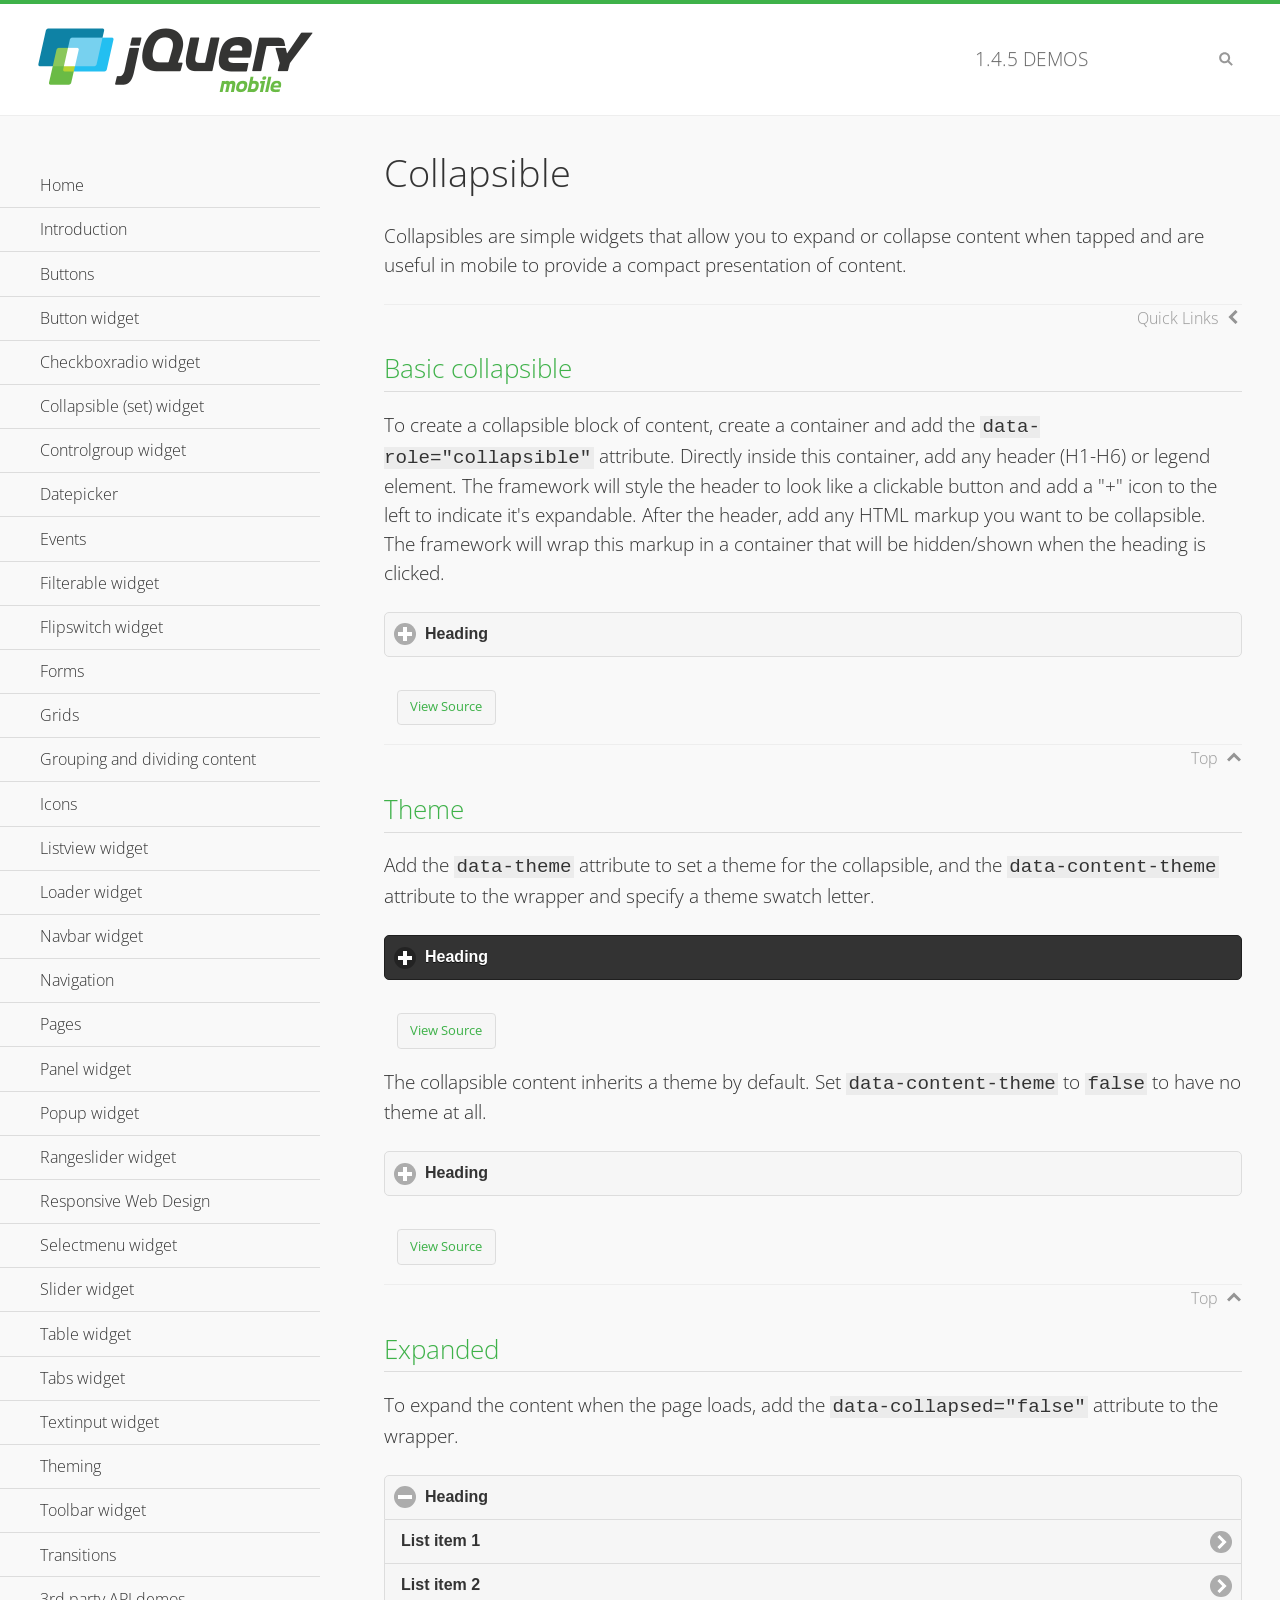
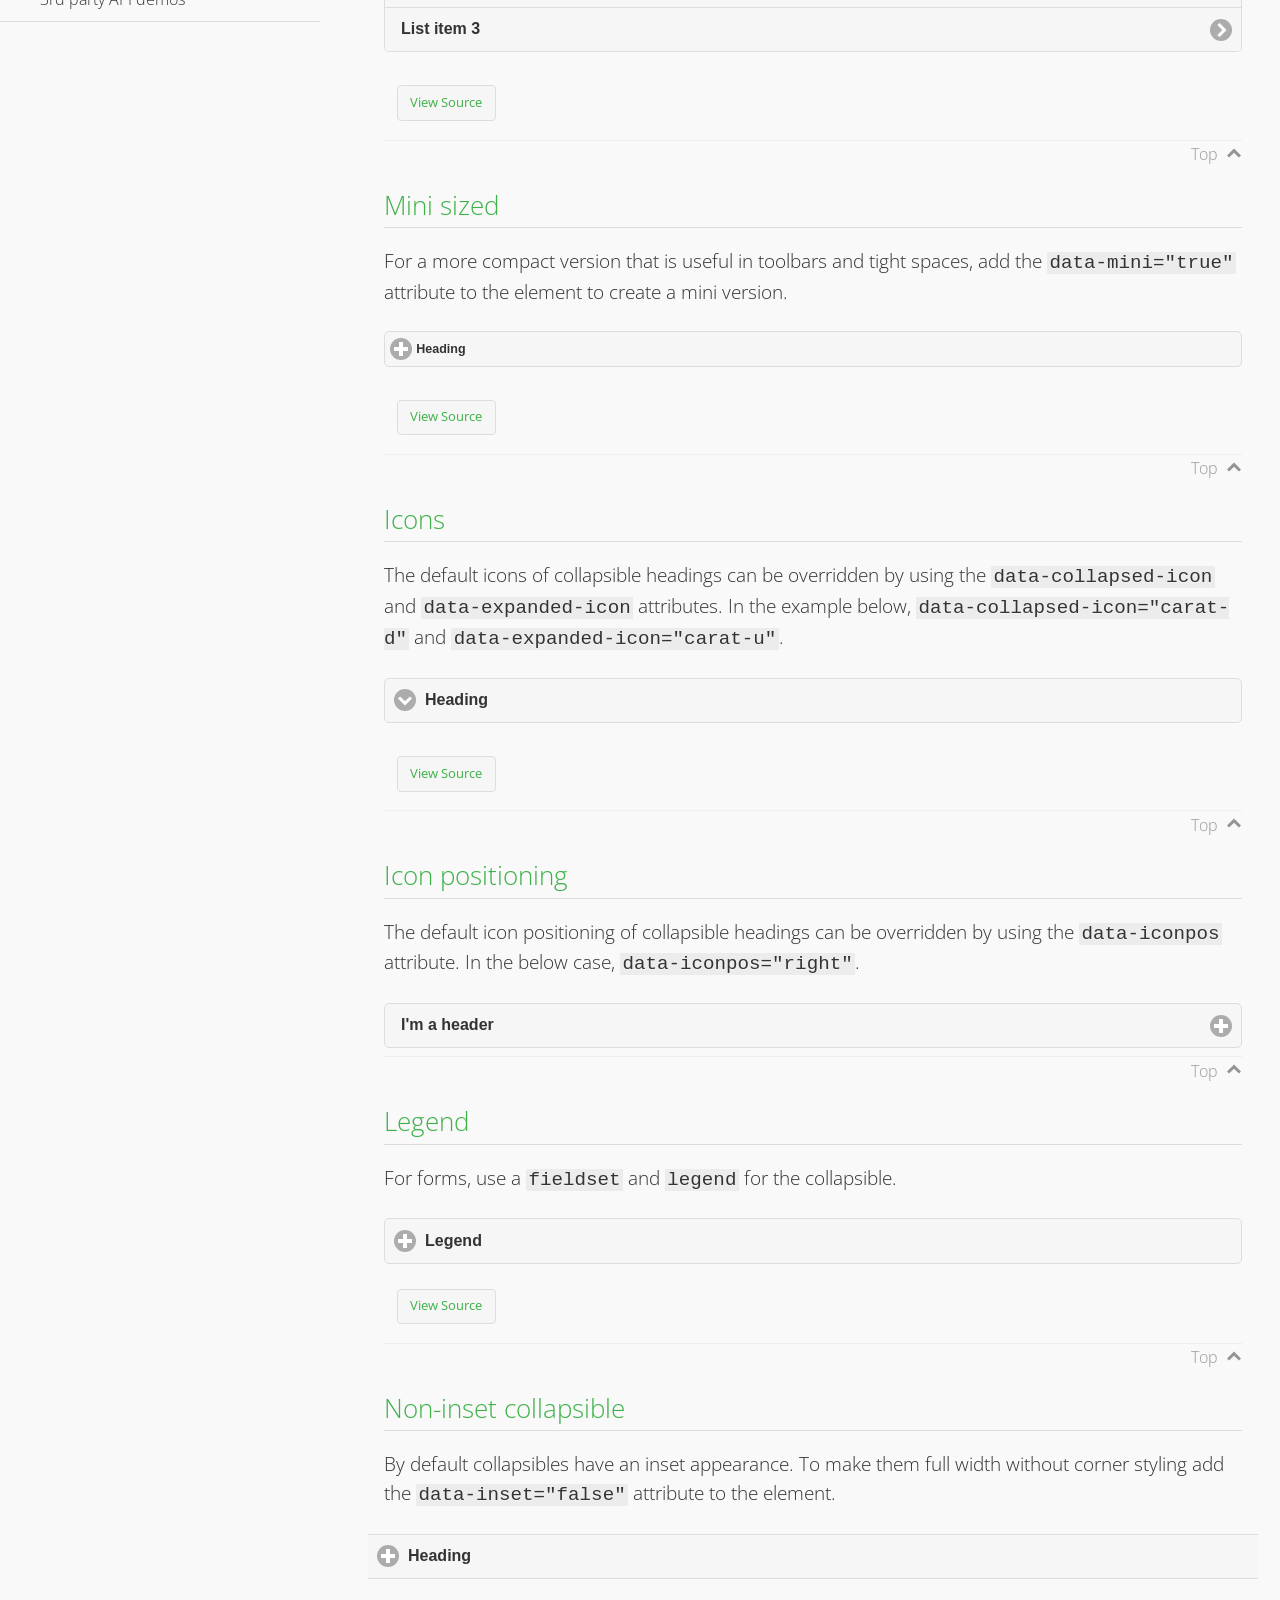
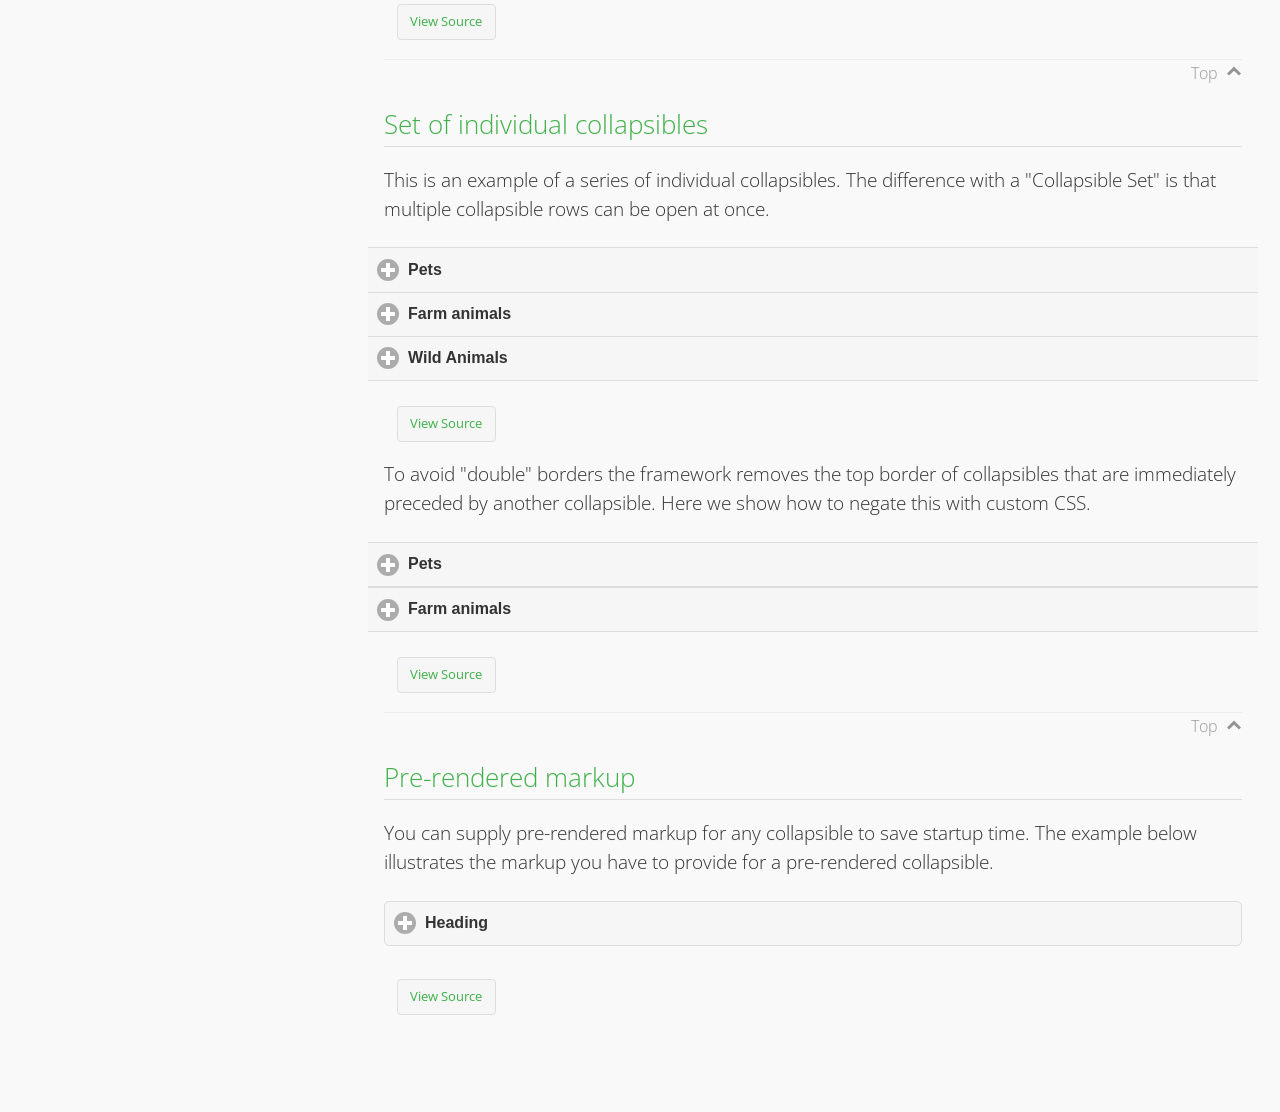
<file: www/JQueryMobile/demos/collapsible/index.html>
<!DOCTYPE html>
<html>
<head>
	<meta charset="utf-8">
	<meta name="viewport" content="width=device-width, initial-scale=1">
	<title>Collapsible - jQuery Mobile Demos</title>
    <link rel="stylesheet" href="../css/themes/default/jquery.mobile-1.4.5.min.css">
    <link rel="stylesheet" href="../_assets/css/jqm-demos.css">
    <link rel="shortcut icon" href="../favicon.ico">
    <link rel="stylesheet" href="http://fonts.googleapis.com/css?family=Open+Sans:300,400,700">
    <script src="../js/jquery.js"></script>
    <script src="../_assets/js/index.js"></script>
    <script src="../js/jquery.mobile-1.4.5.min.js"></script>
    <style id="negateDoubleBorder">
        #demo-borders .ui-collapsible-heading .ui-btn { border-top-width: 1px !important; }
    </style>
</head>
<body>
<div data-role="page" class="jqm-demos" data-quicklinks="true">

    <div data-role="header" class="jqm-header">
		<h2><a href="../" title="jQuery Mobile Demos home"><img src="../_assets/img/jquery-logo.png" alt="jQuery Mobile"></a></h2>
		<p><span class="jqm-version"></span> Demos</p>
        <a href="#" class="jqm-navmenu-link ui-btn ui-btn-icon-notext ui-corner-all ui-icon-bars ui-nodisc-icon ui-alt-icon ui-btn-left">Menu</a>
        <a href="#" class="jqm-search-link ui-btn ui-btn-icon-notext ui-corner-all ui-icon-search ui-nodisc-icon ui-alt-icon ui-btn-right">Search</a>
    </div><!-- /header -->

    <div role="main" class="ui-content jqm-content">

        <h1>Collapsible</h1>

        <p>Collapsibles are simple widgets that allow you to expand or collapse content when tapped and are useful in mobile to provide a compact presentation of content.</p>

        <h2>Basic collapsible</h2>

        <p>To create a collapsible block of content, create a container and add the <code> data-role="collapsible"</code> attribute. Directly inside this container, add any header (H1-H6) or legend element. The framework will style the header to look like a clickable button and add a "+" icon to the left to indicate it's expandable. After the header, add any HTML markup you want to be collapsible. The framework will wrap this markup in a container that will be hidden/shown when the heading is clicked.</p>

        <div data-demo-html="true">
            <div data-role="collapsible">
                <h4>Heading</h4>
                <p>I'm the collapsible content. By default I'm closed, but you can click the header to open me.</p>
            </div>
        </div><!--/demo-html -->

        <h2>Theme</h2>

        <p>Add the <code>data-theme</code> attribute to set a theme for the collapsible, and the <code>data-content-theme</code> attribute to the wrapper and specify a theme swatch letter.</p>

        <div data-demo-html="true">
            <div data-role="collapsible" data-theme="b" data-content-theme="b">
                <h4>Heading</h4>
                <p>I'm the collapsible content with a themed content block set to "b".</p>
            </div>
        </div><!--/demo-html -->

        <p>The collapsible content inherits a theme by default. Set <code>data-content-theme</code> to <code>false</code> to have no theme at all.</p>

        <div data-demo-html="true">
            <div data-role="collapsible" data-content-theme="false">
                <h4>Heading</h4>
                <p>I'm the collapsible content without a theme.</p>
            </div>
        </div><!--/demo-html -->

        <h2>Expanded</h2>

        <p>To expand the content when the page loads, add the <code>data-collapsed="false"</code> attribute to the wrapper.</p>

        <div data-demo-html="true">
            <div data-role="collapsible" data-collapsed="false">
                <h4>Heading</h4>
                <ul data-role="listview">
                    <li><a href="#">List item 1</a></li>
                    <li><a href="#">List item 2</a></li>
                    <li><a href="#">List item 3</a></li>
                </ul>
            </div>
        </div><!--/demo-html -->

        <h2>Mini sized</h2>

        <p>For a more compact version that is useful in toolbars and tight spaces, add the <code>data-mini="true"</code> attribute to the element to create a mini version. </p>

        <div data-demo-html="true">
            <div data-role="collapsible" data-mini="true">
                <h4>Heading</h4>
                <ul data-role="listview">
                    <li><a href="#">List item 1</a></li>
                    <li><a href="#">List item 2</a></li>
                    <li><a href="#">List item 3</a></li>
                </ul>
            </div>
        </div><!--/demo-html -->

            <h2>Icons</h2>

            <p>The default icons of collapsible headings can be overridden by using the <code>data-collapsed-icon</code> and <code>data-expanded-icon</code> attributes. In the example below, <code>data-collapsed-icon="carat-d"</code> and <code>data-expanded-icon="carat-u"</code>.</p>

            <div data-demo-html="true">
                <div data-role="collapsible" data-collapsed-icon="carat-d" data-expanded-icon="carat-u">
                    <h4>Heading</h4>
                    <ul data-role="listview" data-inset="false">
                        <li>Read-only list item 1</li>
                        <li>Read-only list item 2</li>
                        <li>Read-only list item 3</li>
                    </ul>
                </div>
            </div><!--/demo-html -->

            <h2>Icon positioning</h2>

            <p>The default icon positioning of collapsible headings can be overridden by using the <code>data-iconpos</code> attribute. In the below case, <code>data-iconpos="right"</code>.</p>

            <div data-role="collapsible" data-iconpos="right">
                <h3>I'm a header</h3>
                <p><code>data-iconpos="right"</code></p>
            </div>

        <h2>Legend</h2>

        <p>For forms, use a <code>fieldset</code> and <code>legend</code> for the collapsible.</p>
        <div data-demo-html="true">
            <form>
                <fieldset data-role="collapsible">
                    <legend>Legend</legend>

                    <label for="textinput-f">Text Input:</label>
                    <input type="text" name="textinput-f" id="textinput-f" placeholder="Text input" value="">

                    <div data-role="controlgroup">
                        <input type="checkbox" name="checkbox-1-a" id="checkbox-1-a">
                        <label for="checkbox-1-a">One</label>
                        <input type="checkbox" name="checkbox-2-a" id="checkbox-2-a">
                        <label for="checkbox-2-a">Two</label>
                        <input type="checkbox" name="checkbox-3-a" id="checkbox-3-a">
                        <label for="checkbox-3-a">Three</label>
                    </div>
                </fieldset>
            </form>
        </div><!--/demo-html -->

        <h2>Non-inset collapsible</h2>

        <p>By default collapsibles have an inset appearance. To make them full width without corner styling add the <code>data-inset="false"</code> attribute to the element.</p>

        <div data-demo-html="true">
            <div data-role="collapsible" data-inset="false">
                <h4>Heading</h4>
                <p>I'm the collapsible content. By default I'm closed, but you can click the header to open me.</p>
            </div>
        </div><!--/demo-html -->

        <h2>Set of individual collapsibles</h2>

        <p>This is an example of a series of individual collapsibles. The difference with a "Collapsible Set" is that multiple collapsible rows can be open at once.</p>

        <div data-demo-html="true">
            <div data-role="collapsible" data-inset="false">
                <h3>Pets</h3>
                <ul data-role="listview">
                    <li><a href="#">Canary</a></li>
                    <li><a href="#">Cat</a></li>
                    <li><a href="#">Dog</a></li>
                    <li><a href="#">Gerbil</a></li>
                    <li><a href="#">Iguana</a></li>
                    <li><a href="#">Mouse</a></li>
                </ul>
            </div><!-- /collapsible -->
            <div data-role="collapsible" data-inset="false">
                <h3>Farm animals</h3>
                <ul data-role="listview">
                    <li><a href="#">Chicken</a></li>
                    <li><a href="#">Cow</a></li>
                    <li><a href="#">Duck</a></li>
                    <li><a href="#">Horse</a></li>
                    <li><a href="#">Pig</a></li>
                    <li><a href="#">Sheep</a></li>
                </ul>
            </div><!-- /collapsible -->
            <div data-role="collapsible" data-inset="false">
                <h3>Wild Animals</h3>
                <ul data-role="listview">
                    <li><a href="#">Aardvark</a></li>
                    <li><a href="#">Alligator</a></li>
                    <li><a href="#">Ant</a></li>
                    <li><a href="#">Bear</a></li>
                    <li><a href="#">Beaver</a></li>
                    <li><a href="#">Cougar</a></li>
                    <li><a href="#">Dingo</a></li>
                </ul>
            </div><!-- /collapsible -->
        </div><!--/demo-html -->

        <p>To avoid "double" borders the framework removes the top border of collapsibles that are immediately preceded by another collapsible. Here we show how to negate this with custom CSS.</p>

        <div data-demo-html="true" data-demo-css="#negateDoubleBorder">
            <div id="demo-borders">
                <div data-role="collapsible" data-inset="false">
                    <h3>Pets</h3>
                    <ul data-role="listview">
                        <li><a href="#">Canary</a></li>
                        <li><a href="#">Cat</a></li>
                        <li><a href="#">Dog</a></li>
                        <li><a href="#">Gerbil</a></li>
                        <li><a href="#">Iguana</a></li>
                        <li><a href="#">Mouse</a></li>
                    </ul>
                </div><!-- /collapsible -->
                <div data-role="collapsible" data-inset="false">
                    <h3>Farm animals</h3>
                    <ul data-role="listview">
                        <li><a href="#">Chicken</a></li>
                        <li><a href="#">Cow</a></li>
                        <li><a href="#">Duck</a></li>
                        <li><a href="#">Horse</a></li>
                        <li><a href="#">Pig</a></li>
                        <li><a href="#">Sheep</a></li>
                    </ul>
                </div><!-- /collapsible -->
            </div>
        </div><!--/demo-html -->

			<h2>Pre-rendered markup</h2>
			<p>You can supply pre-rendered markup for any collapsible to save startup time. The example below illustrates the markup you have to provide for a pre-rendered collapsible.</p>
				<div data-demo-html="true">
					<div data-role="collapsible" data-enhanced="true" class="ui-collapsible ui-collapsible-inset ui-corner-all ui-collapsible-collapsed">
						<h4 class="ui-collapsible-heading ui-collapsible-heading-collapsed">
							<a href="#" class="ui-collapsible-heading-toggle ui-btn ui-btn-icon-left ui-icon-plus">
							Heading
							<div class="ui-collapsible-heading-status"> click to expand contents</div>
							</a>
						</h4>
						<div class="ui-collapsible-content ui-collapsible-content-collapsed" aria-hidden="true">
						<p>I'm the collapsible content. By default I'm closed, but you can click the header to open me.</p>
						</div>
					</div>
				</div>

	</div><!-- /content -->
	    <div data-role="panel" class="jqm-navmenu-panel" data-position="left" data-display="overlay" data-theme="a">
	    	<ul class="jqm-list ui-alt-icon ui-nodisc-icon">
<li data-filtertext="demos homepage" data-icon="home"><a href=".././">Home</a></li>
<li data-filtertext="introduction overview getting started"><a href="../intro/" data-ajax="false">Introduction</a></li>
<li data-filtertext="buttons button markup buttonmarkup method anchor link button element"><a href="../button-markup/" data-ajax="false">Buttons</a></li>
<li data-filtertext="form button widget input button submit reset"><a href="../button/" data-ajax="false">Button widget</a></li>
<li data-role="collapsible" data-enhanced="true" data-collapsed-icon="carat-d" data-expanded-icon="carat-u" data-iconpos="right" data-inset="false" class="ui-collapsible ui-collapsible-themed-content ui-collapsible-collapsed">
	<h3 class="ui-collapsible-heading ui-collapsible-heading-collapsed">
		<a href="#" class="ui-collapsible-heading-toggle ui-btn ui-btn-icon-right ui-btn-inherit ui-icon-carat-d">
		    Checkboxradio widget<span class="ui-collapsible-heading-status"> click to expand contents</span>
		</a>
	</h3>
	<div class="ui-collapsible-content ui-body-inherit ui-collapsible-content-collapsed" aria-hidden="true">
		<ul>
			<li data-filtertext="form checkboxradio widget checkbox input checkboxes controlgroups"><a href="../checkboxradio-checkbox/" data-ajax="false">Checkboxes</a></li>
			<li data-filtertext="form checkboxradio widget radio input radio buttons controlgroups"><a href="../checkboxradio-radio/" data-ajax="false">Radio buttons</a></li>
		</ul>
	</div>
</li>
<li data-role="collapsible" data-enhanced="true" data-collapsed-icon="carat-d" data-expanded-icon="carat-u" data-iconpos="right" data-inset="false" class="ui-collapsible ui-collapsible-themed-content ui-collapsible-collapsed">
	<h3 class="ui-collapsible-heading ui-collapsible-heading-collapsed">
		<a href="#" class="ui-collapsible-heading-toggle ui-btn ui-btn-icon-right ui-btn-inherit ui-icon-carat-d">
			Collapsible (set) widget<span class="ui-collapsible-heading-status"> click to expand contents</span>
		</a>
	</h3>
	<div class="ui-collapsible-content ui-body-inherit ui-collapsible-content-collapsed" aria-hidden="true">
		<ul>
			<li data-filtertext="collapsibles content formatting"><a href="../collapsible/" data-ajax="false">Collapsible</a></li>
			<li data-filtertext="dynamic collapsible set accordion append expand"><a href="../collapsible-dynamic/" data-ajax="false">Dynamic collapsibles</a></li>
			<li data-filtertext="accordions collapsible set widget content formatting grouped collapsibles"><a href="../collapsibleset/" data-ajax="false">Collapsible set</a></li>
		</ul>
	</div>
</li>
<li data-role="collapsible" data-enhanced="true" data-collapsed-icon="carat-d" data-expanded-icon="carat-u" data-iconpos="right" data-inset="false" class="ui-collapsible ui-collapsible-themed-content ui-collapsible-collapsed">
	<h3 class="ui-collapsible-heading ui-collapsible-heading-collapsed">
		<a href="#" class="ui-collapsible-heading-toggle ui-btn ui-btn-icon-right ui-btn-inherit ui-icon-carat-d">
			Controlgroup widget<span class="ui-collapsible-heading-status"> click to expand contents</span>
		</a>
	</h3>
	<div class="ui-collapsible-content ui-body-inherit ui-collapsible-content-collapsed" aria-hidden="true">
		<ul>
			<li data-filtertext="controlgroups selectmenu checkboxradio input grouped buttons horizontal vertical"><a href="../controlgroup/" data-ajax="false">Controlgroup</a></li>
			<li data-filtertext="dynamic controlgroup dynamically add buttons"><a href="../controlgroup-dynamic/" data-ajax="false">Dynamic controlgroups</a></li>
		</ul>
	</div>
</li>
<li data-filtertext="form datepicker widget date input"><a href="../datepicker/" data-ajax="false">Datepicker</a></li>
<li data-role="collapsible" data-enhanced="true" data-collapsed-icon="carat-d" data-expanded-icon="carat-u" data-iconpos="right" data-inset="false" class="ui-collapsible ui-collapsible-themed-content ui-collapsible-collapsed">
	<h3 class="ui-collapsible-heading ui-collapsible-heading-collapsed">
		<a href="#" class="ui-collapsible-heading-toggle ui-btn ui-btn-icon-right ui-btn-inherit ui-icon-carat-d">
			Events<span class="ui-collapsible-heading-status"> click to expand contents</span>
		</a>
	</h3>
	<div class="ui-collapsible-content ui-body-inherit ui-collapsible-content-collapsed" aria-hidden="true">
		<ul>
			<li data-filtertext="swipe to delete list items listviews swipe events"><a href="../swipe-list/" data-ajax="false">Swipe list items</a></li>
			<li data-filtertext="swipe to navigate swipe page navigation swipe events"><a href="../swipe-page/" data-ajax="false">Swipe page navigation</a></li>
		</ul>
	</div>
</li>
<li data-filtertext="filterable filter elements sorting searching listview table"><a href="../filterable/" data-ajax="false">Filterable widget</a></li>
<li data-filtertext="form flipswitch widget flip toggle switch binary select checkbox input"><a href="../flipswitch/" data-ajax="false">Flipswitch widget</a></li>
<li data-role="collapsible" data-enhanced="true" data-collapsed-icon="carat-d" data-expanded-icon="carat-u" data-iconpos="right" data-inset="false" class="ui-collapsible ui-collapsible-themed-content ui-collapsible-collapsed">
	<h3 class="ui-collapsible-heading ui-collapsible-heading-collapsed">
		<a href="#" class="ui-collapsible-heading-toggle ui-btn ui-btn-icon-right ui-btn-inherit ui-icon-carat-d">
			Forms<span class="ui-collapsible-heading-status"> click to expand contents</span>
		</a>
	</h3>
	<div class="ui-collapsible-content ui-body-inherit ui-collapsible-content-collapsed" aria-hidden="true">
		<ul>
			<li data-filtertext="forms text checkbox radio range button submit reset inputs selects textarea slider flipswitch label form elements"><a href="../forms/" data-ajax="false">Forms</a></li>
			<li data-filtertext="form hide labels hidden accessible ui-hidden-accessible forms"><a href="../forms-label-hidden-accessible/" data-ajax="false">Hide labels</a></li>
			<li data-filtertext="form field containers fieldcontain ui-field-contain forms"><a href="../forms-field-contain/" data-ajax="false">Field containers</a></li>
			<li data-filtertext="forms disabled form elements"><a href="../forms-disabled/" data-ajax="false">Forms disabled</a></li>
			<li data-filtertext="forms gallery examples overview forms text checkbox radio range button submit reset inputs selects textarea slider flipswitch label form elements"><a href="../forms-gallery/" data-ajax="false">Forms gallery</a></li>
		</ul>
	</div>
</li>
<li data-role="collapsible" data-enhanced="true" data-collapsed-icon="carat-d" data-expanded-icon="carat-u" data-iconpos="right" data-inset="false" class="ui-collapsible ui-collapsible-themed-content ui-collapsible-collapsed">
	<h3 class="ui-collapsible-heading ui-collapsible-heading-collapsed">
		<a href="#" class="ui-collapsible-heading-toggle ui-btn ui-btn-icon-right ui-btn-inherit ui-icon-carat-d">
			Grids<span class="ui-collapsible-heading-status"> click to expand contents</span>
		</a>
	</h3>
	<div class="ui-collapsible-content ui-body-inherit ui-collapsible-content-collapsed" aria-hidden="true">
		<ul>
			<li data-filtertext="grids columns blocks content formatting rwd responsive css framework"><a href="../grids/" data-ajax="false">Grids</a></li>
			<li data-filtertext="buttons in grids css framework"><a href="../grids-buttons/" data-ajax="false">Buttons in grids</a></li>
			<li data-filtertext="custom responsive grids rwd css framework"><a href="../grids-custom-responsive/" data-ajax="false">Custom responsive grids</a></li>
		</ul>
	</div>
</li>
<li data-filtertext="blocks content formatting sections heading"><a href="../body-bar-classes/" data-ajax="false">Grouping and dividing content</a></li>
<li data-role="collapsible" data-enhanced="true" data-collapsed-icon="carat-d" data-expanded-icon="carat-u" data-iconpos="right" data-inset="false" class="ui-collapsible ui-collapsible-themed-content ui-collapsible-collapsed">
	<h3 class="ui-collapsible-heading ui-collapsible-heading-collapsed">
		<a href="#" class="ui-collapsible-heading-toggle ui-btn ui-btn-icon-right ui-btn-inherit ui-icon-carat-d">
			Icons<span class="ui-collapsible-heading-status"> click to expand contents</span>
		</a>
	</h3>
	<div class="ui-collapsible-content ui-body-inherit ui-collapsible-content-collapsed" aria-hidden="true">
		<ul>
			<li data-filtertext="button icons svg disc alt custom icon position"><a href="../icons/" data-ajax="false">Icons</a></li>
			<li data-filtertext=""><a href="../icons-grunticon/" data-ajax="false">Grunticon loader</a></li>
		</ul>
	</div>
</li>
<li data-role="collapsible" data-enhanced="true" data-collapsed-icon="carat-d" data-expanded-icon="carat-u" data-iconpos="right" data-inset="false" class="ui-collapsible ui-collapsible-themed-content ui-collapsible-collapsed">
	<h3 class="ui-collapsible-heading ui-collapsible-heading-collapsed">
		<a href="#" class="ui-collapsible-heading-toggle ui-btn ui-btn-icon-right ui-btn-inherit ui-icon-carat-d">
			Listview widget<span class="ui-collapsible-heading-status"> click to expand contents</span>
		</a>
	</h3>
	<div class="ui-collapsible-content ui-body-inherit ui-collapsible-content-collapsed" aria-hidden="true">
		<ul>
			<li data-filtertext="listview widget thumbnails icons nested split button collapsible ul ol"><a href="../listview/" data-ajax="false">Listview</a></li>
			<li data-filtertext="autocomplete filterable reveal listview filtertextbeforefilter placeholder"><a href="../listview-autocomplete/" data-ajax="false">Listview autocomplete</a></li>
			<li data-filtertext="autocomplete filterable reveal listview remote data filtertextbeforefilter placeholder"><a href="../listview-autocomplete-remote/" data-ajax="false">Listview autocomplete remote data</a></li>
			<li data-filtertext="autodividers anchor jump scroll linkbars listview lists ul ol"><a href="../listview-autodividers-linkbar/" data-ajax="false">Listview autodividers linkbar</a></li>
			<li data-filtertext="listview autodividers selector autodividersselector lists ul ol"><a href="../listview-autodividers-selector/" data-ajax="false">Listview autodividers selector</a></li>
			<li data-filtertext="listview nested list items"><a href="../listview-nested-lists/" data-ajax="false">Nested Listviews</a></li>
			<li data-filtertext="listview collapsible list items flat"><a href="../listview-collapsible-item-flat/" data-ajax="false">Listview collapsible list items (flat)</a></li>
			<li data-filtertext="listview collapsible list indented"><a href="../listview-collapsible-item-indented/" data-ajax="false">Listview collapsible list items (indented)</a></li>
			<li data-filtertext="grid listview responsive grids responsive listviews lists ul"><a href="../listview-grid/" data-ajax="false">Listview responsive grid</a></li>
		</ul>
	</div>
</li>
<li data-filtertext="loader widget page loading navigation overlay spinner"><a href="../loader/" data-ajax="false">Loader widget</a></li>
<li data-filtertext="navbar widget navmenu toolbars header footer"><a href="../navbar/" data-ajax="false">Navbar widget</a></li>
<li data-role="collapsible" data-enhanced="true" data-collapsed-icon="carat-d" data-expanded-icon="carat-u" data-iconpos="right" data-inset="false" class="ui-collapsible ui-collapsible-themed-content ui-collapsible-collapsed">
	<h3 class="ui-collapsible-heading ui-collapsible-heading-collapsed">
		<a href="#" class="ui-collapsible-heading-toggle ui-btn ui-btn-icon-right ui-btn-inherit ui-icon-carat-d">
			Navigation<span class="ui-collapsible-heading-status"> click to expand contents</span>
		</a>
	</h3>
	<div class="ui-collapsible-content ui-body-inherit ui-collapsible-content-collapsed" aria-hidden="true">
		<ul>
			<li data-filtertext="ajax navigation navigate widget history event method"><a href="../navigation/" data-ajax="false">Navigation</a></li>
			<li data-filtertext="linking pages page links navigation ajax prefetch cache"><a href="../navigation-linking-pages/" data-ajax="false">Linking pages</a></li>
			<!-- <li data-filtertext="php redirect server redirection server-side navigation"><a href="../navigation-php-redirect/" data-ajax="false">PHP redirect demo</a></li>-->
			<li data-filtertext="navigation redirection hash query"><a href="../navigation-hash-processing/" data-ajax="false">Hash processing demo</a></li>
			<li data-filtertext="navigation redirection hash query"><a href="../page-events/" data-ajax="false">Page Navigation Events</a></li>
		</ul>
	</div>
</li>
<li data-role="collapsible" data-enhanced="true" data-collapsed-icon="carat-d" data-expanded-icon="carat-u" data-iconpos="right" data-inset="false" class="ui-collapsible ui-collapsible-themed-content ui-collapsible-collapsed">
	<h3 class="ui-collapsible-heading ui-collapsible-heading-collapsed">
		<a href="#" class="ui-collapsible-heading-toggle ui-btn ui-btn-icon-right ui-btn-inherit ui-icon-carat-d">
			Pages<span class="ui-collapsible-heading-status"> click to expand contents</span>
		</a>
	</h3>
	<div class="ui-collapsible-content ui-body-inherit ui-collapsible-content-collapsed" aria-hidden="true">
		<ul>
			<li data-filtertext="pages page widget ajax navigation"><a href="../pages/" data-ajax="false">Pages</a></li>
			<li data-filtertext="single page"><a href="../pages-single-page/" data-ajax="false">Single page</a></li>
			<li data-filtertext="multipage multi-page page"><a href="../pages-multi-page/" data-ajax="false">Multi-page template</a></li>
			<li data-filtertext="dialog page widget modal popup"><a href="../pages-dialog/" data-ajax="false">Dialog page</a></li>
		</ul>
	</div>
</li>
<li data-role="collapsible" data-enhanced="true" data-collapsed-icon="carat-d" data-expanded-icon="carat-u" data-iconpos="right" data-inset="false" class="ui-collapsible ui-collapsible-themed-content ui-collapsible-collapsed">
	<h3 class="ui-collapsible-heading ui-collapsible-heading-collapsed">
		<a href="#" class="ui-collapsible-heading-toggle ui-btn ui-btn-icon-right ui-btn-inherit ui-icon-carat-d">
			Panel widget<span class="ui-collapsible-heading-status"> click to expand contents</span>
		</a>
	</h3>
	<div class="ui-collapsible-content ui-body-inherit ui-collapsible-content-collapsed" aria-hidden="true">
		<ul>
			<li data-filtertext="panel widget sliding panels reveal push overlay responsive"><a href="../panel/" data-ajax="false">Panel</a></li>
			<li data-filtertext=""><a href="../panel-external/" data-ajax="false">External panels</a></li>
			<li data-filtertext="panel "><a href="../panel-fixed/" data-ajax="false">Fixed panels</a></li>
			<li data-filtertext="panel slide panels sliding panels shadow rwd responsive breakpoint"><a href="../panel-responsive/" data-ajax="false">Panels responsive</a></li>
			<li data-filtertext="panel custom style custom panel width reveal shadow listview panel styling page background wrapper"><a href="../panel-styling/" data-ajax="false">Custom panel style</a></li>
			<li data-filtertext="panel open on swipe"><a href="../panel-swipe-open/" data-ajax="false">Panel open on swipe</a></li>
			<li data-filtertext="panels outside page internal external toolbars"><a href="../panel-external-internal/" data-ajax="false">Panel external and internal</a></li>
		</ul>
	</div>
</li>
<li data-role="collapsible" data-enhanced="true" data-collapsed-icon="carat-d" data-expanded-icon="carat-u" data-iconpos="right" data-inset="false" class="ui-collapsible ui-collapsible-themed-content ui-collapsible-collapsed">
	<h3 class="ui-collapsible-heading ui-collapsible-heading-collapsed">
		<a href="#" class="ui-collapsible-heading-toggle ui-btn ui-btn-icon-right ui-btn-inherit ui-icon-carat-d">
			Popup widget<span class="ui-collapsible-heading-status"> click to expand contents</span>
		</a>
	</h3>
	<div class="ui-collapsible-content ui-body-inherit ui-collapsible-content-collapsed" aria-hidden="true">
		<ul>
			<li data-filtertext="popup widget popups dialog modal transition tooltip lightbox form overlay screen flip pop fade transition"><a href="../popup/" data-ajax="false">Popup</a></li>
			<li data-filtertext="popup alignment position"><a href="../popup-alignment/" data-ajax="false">Popup alignment</a></li>
			<li data-filtertext="popup arrow size popups popover"><a href="../popup-arrow-size/" data-ajax="false">Popup arrow size</a></li>
			<li data-filtertext="dynamic popups popup images lightbox"><a href="../popup-dynamic/" data-ajax="false">Dynamic popups</a></li>
			<li data-filtertext="popups with iframes scaling"><a href="../popup-iframe/" data-ajax="false">Popups with iframes</a></li>
			<li data-filtertext="popup image scaling"><a href="../popup-image-scaling/" data-ajax="false">Popup image scaling</a></li>
			<li data-filtertext="external popup outside multi-page"><a href="../popup-outside-multipage/" data-ajax="false">Popup outside multi-page</a></li>
		</ul>
	</div>
</li>
<li data-filtertext="form rangeslider widget dual sliders dual handle sliders range input"><a href="../rangeslider/" data-ajax="false">Rangeslider widget</a></li>
<li data-filtertext="responsive web design rwd adaptive progressive enhancement PE accessible mobile breakpoints media query media queries"><a href="../rwd/" data-ajax="false">Responsive Web Design</a></li>
<li data-role="collapsible" data-enhanced="true" data-collapsed-icon="carat-d" data-expanded-icon="carat-u" data-iconpos="right" data-inset="false" class="ui-collapsible ui-collapsible-themed-content ui-collapsible-collapsed">
	<h3 class="ui-collapsible-heading ui-collapsible-heading-collapsed">
		<a href="#" class="ui-collapsible-heading-toggle ui-btn ui-btn-icon-right ui-btn-inherit ui-icon-carat-d">
			Selectmenu widget<span class="ui-collapsible-heading-status"> click to expand contents</span>
		</a>
	</h3>
	<div class="ui-collapsible-content ui-body-inherit ui-collapsible-content-collapsed" aria-hidden="true">
		<ul>
			<li data-filtertext="form selectmenu widget select input custom select menu selects"><a href="../selectmenu/" data-ajax="false">Selectmenu</a></li>
			<li data-filtertext="form custom select menu selectmenu widget custom menu option optgroup multiple selects"><a href="../selectmenu-custom/" data-ajax="false">Custom select menu</a></li>
			<li data-filtertext="filterable select filter popup dialog"><a href="../selectmenu-custom-filter/" data-ajax="false">Custom select menu with filter</a></li>
		</ul>
	</div>
</li>
<li data-role="collapsible" data-enhanced="true" data-collapsed-icon="carat-d" data-expanded-icon="carat-u" data-iconpos="right" data-inset="false" class="ui-collapsible ui-collapsible-themed-content ui-collapsible-collapsed">
	<h3 class="ui-collapsible-heading ui-collapsible-heading-collapsed">
		<a href="#" class="ui-collapsible-heading-toggle ui-btn ui-btn-icon-right ui-btn-inherit ui-icon-carat-d">
			Slider widget<span class="ui-collapsible-heading-status"> click to expand contents</span>
		</a>
	</h3>
	<div class="ui-collapsible-content ui-body-inherit ui-collapsible-content-collapsed" aria-hidden="true">
		<ul>
			<li data-filtertext="form slider widget range input single sliders"><a href="../slider/" data-ajax="false">Slider</a></li>
			<li data-filtertext="form slider widget flipswitch slider binary select flip toggle switch"><a href="../slider-flipswitch/" data-ajax="false">Slider flip toggle switch</a></li>
			<li data-filtertext="form slider tooltip handle value input range sliders"><a href="../slider-tooltip/" data-ajax="false">Slider tooltip</a></li>
		</ul>
	</div>
</li>
<li data-role="collapsible" data-enhanced="true" data-collapsed-icon="carat-d" data-expanded-icon="carat-u" data-iconpos="right" data-inset="false" class="ui-collapsible ui-collapsible-themed-content ui-collapsible-collapsed">
	<h3 class="ui-collapsible-heading ui-collapsible-heading-collapsed">
		<a href="#" class="ui-collapsible-heading-toggle ui-btn ui-btn-icon-right ui-btn-inherit ui-icon-carat-d">
			Table widget<span class="ui-collapsible-heading-status"> click to expand contents</span>
		</a>
	</h3>
	<div class="ui-collapsible-content ui-body-inherit ui-collapsible-content-collapsed" aria-hidden="true">
		<ul>
			<li data-filtertext="table widget reflow column toggle th td responsive tables rwd hide show tabular"><a href="../table-column-toggle/" data-ajax="false">Table Column Toggle</a></li>
			<li data-filtertext="table column toggle phone comparison demo"><a href="../table-column-toggle-example/" data-ajax="false">Table Column Toggle demo</a></li>
			<li data-filtertext="responsive tables table column toggle heading groups rwd breakpoint"><a href="../table-column-toggle-heading-groups/" data-ajax="false">Table Column Toggle heading groups</a></li>
			<li data-filtertext="responsive tables table column toggle hide rwd breakpoint customization options"><a href="../table-column-toggle-options/" data-ajax="false">Table Column Toggle options</a></li>
			<li data-filtertext="table reflow th td responsive rwd columns tabular"><a href="../table-reflow/" data-ajax="false">Table Reflow</a></li>
			<li data-filtertext="responsive tables table reflow heading groups rwd breakpoint"><a href="../table-reflow-heading-groups/" data-ajax="false">Table Reflow heading groups</a></li>
			<li data-filtertext="responsive tables table reflow stripes strokes table style"><a href="../table-reflow-stripes-strokes/" data-ajax="false">Table Reflow stripes and strokes</a></li>
			<li data-filtertext="responsive tables table reflow stack custom styles"><a href="../table-reflow-styling/" data-ajax="false">Table Reflow custom styles</a></li>
		</ul>
	</div>
</li>
<li data-filtertext="ui tabs widget"><a href="../tabs/" data-ajax="false">Tabs widget</a></li>
<li data-filtertext="form textinput widget text input textarea number date time tel email file color password"><a href="../textinput/" data-ajax="false">Textinput widget</a></li>
<li data-role="collapsible" data-enhanced="true" data-collapsed-icon="carat-d" data-expanded-icon="carat-u" data-iconpos="right" data-inset="false" class="ui-collapsible ui-collapsible-themed-content ui-collapsible-collapsed">
	<h3 class="ui-collapsible-heading ui-collapsible-heading-collapsed">
		<a href="#" class="ui-collapsible-heading-toggle ui-btn ui-btn-icon-right ui-btn-inherit ui-icon-carat-d">
			Theming<span class="ui-collapsible-heading-status"> click to expand contents</span>
		</a>
	</h3>
	<div class="ui-collapsible-content ui-body-inherit ui-collapsible-content-collapsed" aria-hidden="true">
		<ul>
			<li data-filtertext="default theme swatches theming style css"><a href="../theme-default/" data-ajax="false">Default theme</a></li>
			<li data-filtertext="classic theme old theme swatches theming style css"><a href="../theme-classic/" data-ajax="false">Classic theme</a></li>
		</ul>
	</div>
</li>
<li data-role="collapsible" data-enhanced="true" data-collapsed-icon="carat-d" data-expanded-icon="carat-u" data-iconpos="right" data-inset="false" class="ui-collapsible ui-collapsible-themed-content ui-collapsible-collapsed">
	<h3 class="ui-collapsible-heading ui-collapsible-heading-collapsed">
		<a href="#" class="ui-collapsible-heading-toggle ui-btn ui-btn-icon-right ui-btn-inherit ui-icon-carat-d">
			Toolbar widget<span class="ui-collapsible-heading-status"> click to expand contents</span>
		</a>
	</h3>
	<div class="ui-collapsible-content ui-body-inherit ui-collapsible-content-collapsed" aria-hidden="true">
		<ul>
			<li data-filtertext="toolbar widget header footer toolbars fixed fullscreen external sections"><a href="../toolbar/" data-ajax="false">Toolbar</a></li>
			<li data-filtertext="dynamic toolbars dynamically add toolbar header footer"><a href="../toolbar-dynamic/" data-ajax="false">Dynamic toolbars</a></li>
			<li data-filtertext="external toolbars header footer"><a href="../toolbar-external/" data-ajax="false">External toolbars</a></li>
			<li data-filtertext="fixed toolbars header footer"><a href="../toolbar-fixed/" data-ajax="false">Fixed toolbars</a></li>
			<li data-filtertext="fixed fullscreen toolbars header footer"><a href="../toolbar-fixed-fullscreen/" data-ajax="false">Fullscreen toolbars</a></li>
			<li data-filtertext="external fixed toolbars header footer"><a href="../toolbar-fixed-external/" data-ajax="false">Fixed external toolbars</a></li>
			<li data-filtertext="external persistent toolbars header footer navbar navmenu"><a href="../toolbar-fixed-persistent/" data-ajax="false">Persistent toolbars</a></li>
			<li data-filtertext="external ajax optimized toolbars persistent toolbars header footer navbar"><a href="../toolbar-fixed-persistent-optimized/" data-ajax="false">Ajax optimized toolbars</a></li>
			<li data-filtertext="form in toolbars header footer"><a href="../toolbar-fixed-forms/" data-ajax="false">Form in toolbar</a></li>
		</ul>
	</div>
</li>
<li data-filtertext="page transitions animated pages popup navigation flip slide fade pop"><a href="../transitions/" data-ajax="false">Transitions</a></li>
<li data-role="collapsible" data-enhanced="true" data-collapsed-icon="carat-d" data-expanded-icon="carat-u" data-iconpos="right" data-inset="false" class="ui-collapsible ui-collapsible-themed-content ui-collapsible-collapsed">
	<h3 class="ui-collapsible-heading ui-collapsible-heading-collapsed">
		<a href="#" class="ui-collapsible-heading-toggle ui-btn ui-btn-icon-right ui-btn-inherit ui-icon-carat-d">
			3rd party API demos<span class="ui-collapsible-heading-status"> click to expand contents</span>
		</a>
	</h3>
	<div class="ui-collapsible-content ui-body-inherit ui-collapsible-content-collapsed" aria-hidden="true">
		<ul>
			<li data-filtertext="backbone requirejs navigation router"><a href="../backbone-requirejs/" data-ajax="false">Backbone RequireJS</a></li>
			<li data-filtertext="google maps geolocation demo"><a href="../map-geolocation/" data-ajax="false">Google Maps geolocation</a></li>
			<li data-filtertext="google maps hybrid"><a href="../map-list-toggle/" data-ajax="false">Google Maps list toggle</a></li>
		</ul>
	</div>
</li>



		     </ul>
		</div><!-- /panel -->


	<div data-role="footer" data-position="fixed" data-tap-toggle="false" class="jqm-footer">
		<p>jQuery Mobile Demos version <span class="jqm-version"></span></p>
		<p>Copyright 2014 The jQuery Foundation</p>
	</div><!-- /footer -->
	<!-- TODO: This should become an external panel so we can add input to markup (unique ID) -->
    <div data-role="panel" class="jqm-search-panel" data-position="right" data-display="overlay" data-theme="a">
		<div class="jqm-search">
			<ul class="jqm-list" data-filter-placeholder="Search demos..." data-filter-reveal="true">
<li data-filtertext="demos homepage" data-icon="home"><a href=".././">Home</a></li>
<li data-filtertext="introduction overview getting started"><a href="../intro/" data-ajax="false">Introduction</a></li>
<li data-filtertext="buttons button markup buttonmarkup method anchor link button element"><a href="../button-markup/" data-ajax="false">Buttons</a></li>
<li data-filtertext="form button widget input button submit reset"><a href="../button/" data-ajax="false">Button widget</a></li>
<li data-role="collapsible" data-enhanced="true" data-collapsed-icon="carat-d" data-expanded-icon="carat-u" data-iconpos="right" data-inset="false" class="ui-collapsible ui-collapsible-themed-content ui-collapsible-collapsed">
	<h3 class="ui-collapsible-heading ui-collapsible-heading-collapsed">
		<a href="#" class="ui-collapsible-heading-toggle ui-btn ui-btn-icon-right ui-btn-inherit ui-icon-carat-d">
		    Checkboxradio widget<span class="ui-collapsible-heading-status"> click to expand contents</span>
		</a>
	</h3>
	<div class="ui-collapsible-content ui-body-inherit ui-collapsible-content-collapsed" aria-hidden="true">
		<ul>
			<li data-filtertext="form checkboxradio widget checkbox input checkboxes controlgroups"><a href="../checkboxradio-checkbox/" data-ajax="false">Checkboxes</a></li>
			<li data-filtertext="form checkboxradio widget radio input radio buttons controlgroups"><a href="../checkboxradio-radio/" data-ajax="false">Radio buttons</a></li>
		</ul>
	</div>
</li>
<li data-role="collapsible" data-enhanced="true" data-collapsed-icon="carat-d" data-expanded-icon="carat-u" data-iconpos="right" data-inset="false" class="ui-collapsible ui-collapsible-themed-content ui-collapsible-collapsed">
	<h3 class="ui-collapsible-heading ui-collapsible-heading-collapsed">
		<a href="#" class="ui-collapsible-heading-toggle ui-btn ui-btn-icon-right ui-btn-inherit ui-icon-carat-d">
			Collapsible (set) widget<span class="ui-collapsible-heading-status"> click to expand contents</span>
		</a>
	</h3>
	<div class="ui-collapsible-content ui-body-inherit ui-collapsible-content-collapsed" aria-hidden="true">
		<ul>
			<li data-filtertext="collapsibles content formatting"><a href="../collapsible/" data-ajax="false">Collapsible</a></li>
			<li data-filtertext="dynamic collapsible set accordion append expand"><a href="../collapsible-dynamic/" data-ajax="false">Dynamic collapsibles</a></li>
			<li data-filtertext="accordions collapsible set widget content formatting grouped collapsibles"><a href="../collapsibleset/" data-ajax="false">Collapsible set</a></li>
		</ul>
	</div>
</li>
<li data-role="collapsible" data-enhanced="true" data-collapsed-icon="carat-d" data-expanded-icon="carat-u" data-iconpos="right" data-inset="false" class="ui-collapsible ui-collapsible-themed-content ui-collapsible-collapsed">
	<h3 class="ui-collapsible-heading ui-collapsible-heading-collapsed">
		<a href="#" class="ui-collapsible-heading-toggle ui-btn ui-btn-icon-right ui-btn-inherit ui-icon-carat-d">
			Controlgroup widget<span class="ui-collapsible-heading-status"> click to expand contents</span>
		</a>
	</h3>
	<div class="ui-collapsible-content ui-body-inherit ui-collapsible-content-collapsed" aria-hidden="true">
		<ul>
			<li data-filtertext="controlgroups selectmenu checkboxradio input grouped buttons horizontal vertical"><a href="../controlgroup/" data-ajax="false">Controlgroup</a></li>
			<li data-filtertext="dynamic controlgroup dynamically add buttons"><a href="../controlgroup-dynamic/" data-ajax="false">Dynamic controlgroups</a></li>
		</ul>
	</div>
</li>
<li data-filtertext="form datepicker widget date input"><a href="../datepicker/" data-ajax="false">Datepicker</a></li>
<li data-role="collapsible" data-enhanced="true" data-collapsed-icon="carat-d" data-expanded-icon="carat-u" data-iconpos="right" data-inset="false" class="ui-collapsible ui-collapsible-themed-content ui-collapsible-collapsed">
	<h3 class="ui-collapsible-heading ui-collapsible-heading-collapsed">
		<a href="#" class="ui-collapsible-heading-toggle ui-btn ui-btn-icon-right ui-btn-inherit ui-icon-carat-d">
			Events<span class="ui-collapsible-heading-status"> click to expand contents</span>
		</a>
	</h3>
	<div class="ui-collapsible-content ui-body-inherit ui-collapsible-content-collapsed" aria-hidden="true">
		<ul>
			<li data-filtertext="swipe to delete list items listviews swipe events"><a href="../swipe-list/" data-ajax="false">Swipe list items</a></li>
			<li data-filtertext="swipe to navigate swipe page navigation swipe events"><a href="../swipe-page/" data-ajax="false">Swipe page navigation</a></li>
		</ul>
	</div>
</li>
<li data-filtertext="filterable filter elements sorting searching listview table"><a href="../filterable/" data-ajax="false">Filterable widget</a></li>
<li data-filtertext="form flipswitch widget flip toggle switch binary select checkbox input"><a href="../flipswitch/" data-ajax="false">Flipswitch widget</a></li>
<li data-role="collapsible" data-enhanced="true" data-collapsed-icon="carat-d" data-expanded-icon="carat-u" data-iconpos="right" data-inset="false" class="ui-collapsible ui-collapsible-themed-content ui-collapsible-collapsed">
	<h3 class="ui-collapsible-heading ui-collapsible-heading-collapsed">
		<a href="#" class="ui-collapsible-heading-toggle ui-btn ui-btn-icon-right ui-btn-inherit ui-icon-carat-d">
			Forms<span class="ui-collapsible-heading-status"> click to expand contents</span>
		</a>
	</h3>
	<div class="ui-collapsible-content ui-body-inherit ui-collapsible-content-collapsed" aria-hidden="true">
		<ul>
			<li data-filtertext="forms text checkbox radio range button submit reset inputs selects textarea slider flipswitch label form elements"><a href="../forms/" data-ajax="false">Forms</a></li>
			<li data-filtertext="form hide labels hidden accessible ui-hidden-accessible forms"><a href="../forms-label-hidden-accessible/" data-ajax="false">Hide labels</a></li>
			<li data-filtertext="form field containers fieldcontain ui-field-contain forms"><a href="../forms-field-contain/" data-ajax="false">Field containers</a></li>
			<li data-filtertext="forms disabled form elements"><a href="../forms-disabled/" data-ajax="false">Forms disabled</a></li>
			<li data-filtertext="forms gallery examples overview forms text checkbox radio range button submit reset inputs selects textarea slider flipswitch label form elements"><a href="../forms-gallery/" data-ajax="false">Forms gallery</a></li>
		</ul>
	</div>
</li>
<li data-role="collapsible" data-enhanced="true" data-collapsed-icon="carat-d" data-expanded-icon="carat-u" data-iconpos="right" data-inset="false" class="ui-collapsible ui-collapsible-themed-content ui-collapsible-collapsed">
	<h3 class="ui-collapsible-heading ui-collapsible-heading-collapsed">
		<a href="#" class="ui-collapsible-heading-toggle ui-btn ui-btn-icon-right ui-btn-inherit ui-icon-carat-d">
			Grids<span class="ui-collapsible-heading-status"> click to expand contents</span>
		</a>
	</h3>
	<div class="ui-collapsible-content ui-body-inherit ui-collapsible-content-collapsed" aria-hidden="true">
		<ul>
			<li data-filtertext="grids columns blocks content formatting rwd responsive css framework"><a href="../grids/" data-ajax="false">Grids</a></li>
			<li data-filtertext="buttons in grids css framework"><a href="../grids-buttons/" data-ajax="false">Buttons in grids</a></li>
			<li data-filtertext="custom responsive grids rwd css framework"><a href="../grids-custom-responsive/" data-ajax="false">Custom responsive grids</a></li>
		</ul>
	</div>
</li>
<li data-filtertext="blocks content formatting sections heading"><a href="../body-bar-classes/" data-ajax="false">Grouping and dividing content</a></li>
<li data-role="collapsible" data-enhanced="true" data-collapsed-icon="carat-d" data-expanded-icon="carat-u" data-iconpos="right" data-inset="false" class="ui-collapsible ui-collapsible-themed-content ui-collapsible-collapsed">
	<h3 class="ui-collapsible-heading ui-collapsible-heading-collapsed">
		<a href="#" class="ui-collapsible-heading-toggle ui-btn ui-btn-icon-right ui-btn-inherit ui-icon-carat-d">
			Icons<span class="ui-collapsible-heading-status"> click to expand contents</span>
		</a>
	</h3>
	<div class="ui-collapsible-content ui-body-inherit ui-collapsible-content-collapsed" aria-hidden="true">
		<ul>
			<li data-filtertext="button icons svg disc alt custom icon position"><a href="../icons/" data-ajax="false">Icons</a></li>
			<li data-filtertext=""><a href="../icons-grunticon/" data-ajax="false">Grunticon loader</a></li>
		</ul>
	</div>
</li>
<li data-role="collapsible" data-enhanced="true" data-collapsed-icon="carat-d" data-expanded-icon="carat-u" data-iconpos="right" data-inset="false" class="ui-collapsible ui-collapsible-themed-content ui-collapsible-collapsed">
	<h3 class="ui-collapsible-heading ui-collapsible-heading-collapsed">
		<a href="#" class="ui-collapsible-heading-toggle ui-btn ui-btn-icon-right ui-btn-inherit ui-icon-carat-d">
			Listview widget<span class="ui-collapsible-heading-status"> click to expand contents</span>
		</a>
	</h3>
	<div class="ui-collapsible-content ui-body-inherit ui-collapsible-content-collapsed" aria-hidden="true">
		<ul>
			<li data-filtertext="listview widget thumbnails icons nested split button collapsible ul ol"><a href="../listview/" data-ajax="false">Listview</a></li>
			<li data-filtertext="autocomplete filterable reveal listview filtertextbeforefilter placeholder"><a href="../listview-autocomplete/" data-ajax="false">Listview autocomplete</a></li>
			<li data-filtertext="autocomplete filterable reveal listview remote data filtertextbeforefilter placeholder"><a href="../listview-autocomplete-remote/" data-ajax="false">Listview autocomplete remote data</a></li>
			<li data-filtertext="autodividers anchor jump scroll linkbars listview lists ul ol"><a href="../listview-autodividers-linkbar/" data-ajax="false">Listview autodividers linkbar</a></li>
			<li data-filtertext="listview autodividers selector autodividersselector lists ul ol"><a href="../listview-autodividers-selector/" data-ajax="false">Listview autodividers selector</a></li>
			<li data-filtertext="listview nested list items"><a href="../listview-nested-lists/" data-ajax="false">Nested Listviews</a></li>
			<li data-filtertext="listview collapsible list items flat"><a href="../listview-collapsible-item-flat/" data-ajax="false">Listview collapsible list items (flat)</a></li>
			<li data-filtertext="listview collapsible list indented"><a href="../listview-collapsible-item-indented/" data-ajax="false">Listview collapsible list items (indented)</a></li>
			<li data-filtertext="grid listview responsive grids responsive listviews lists ul"><a href="../listview-grid/" data-ajax="false">Listview responsive grid</a></li>
		</ul>
	</div>
</li>
<li data-filtertext="loader widget page loading navigation overlay spinner"><a href="../loader/" data-ajax="false">Loader widget</a></li>
<li data-filtertext="navbar widget navmenu toolbars header footer"><a href="../navbar/" data-ajax="false">Navbar widget</a></li>
<li data-role="collapsible" data-enhanced="true" data-collapsed-icon="carat-d" data-expanded-icon="carat-u" data-iconpos="right" data-inset="false" class="ui-collapsible ui-collapsible-themed-content ui-collapsible-collapsed">
	<h3 class="ui-collapsible-heading ui-collapsible-heading-collapsed">
		<a href="#" class="ui-collapsible-heading-toggle ui-btn ui-btn-icon-right ui-btn-inherit ui-icon-carat-d">
			Navigation<span class="ui-collapsible-heading-status"> click to expand contents</span>
		</a>
	</h3>
	<div class="ui-collapsible-content ui-body-inherit ui-collapsible-content-collapsed" aria-hidden="true">
		<ul>
			<li data-filtertext="ajax navigation navigate widget history event method"><a href="../navigation/" data-ajax="false">Navigation</a></li>
			<li data-filtertext="linking pages page links navigation ajax prefetch cache"><a href="../navigation-linking-pages/" data-ajax="false">Linking pages</a></li>
			<!-- <li data-filtertext="php redirect server redirection server-side navigation"><a href="../navigation-php-redirect/" data-ajax="false">PHP redirect demo</a></li>-->
			<li data-filtertext="navigation redirection hash query"><a href="../navigation-hash-processing/" data-ajax="false">Hash processing demo</a></li>
			<li data-filtertext="navigation redirection hash query"><a href="../page-events/" data-ajax="false">Page Navigation Events</a></li>
		</ul>
	</div>
</li>
<li data-role="collapsible" data-enhanced="true" data-collapsed-icon="carat-d" data-expanded-icon="carat-u" data-iconpos="right" data-inset="false" class="ui-collapsible ui-collapsible-themed-content ui-collapsible-collapsed">
	<h3 class="ui-collapsible-heading ui-collapsible-heading-collapsed">
		<a href="#" class="ui-collapsible-heading-toggle ui-btn ui-btn-icon-right ui-btn-inherit ui-icon-carat-d">
			Pages<span class="ui-collapsible-heading-status"> click to expand contents</span>
		</a>
	</h3>
	<div class="ui-collapsible-content ui-body-inherit ui-collapsible-content-collapsed" aria-hidden="true">
		<ul>
			<li data-filtertext="pages page widget ajax navigation"><a href="../pages/" data-ajax="false">Pages</a></li>
			<li data-filtertext="single page"><a href="../pages-single-page/" data-ajax="false">Single page</a></li>
			<li data-filtertext="multipage multi-page page"><a href="../pages-multi-page/" data-ajax="false">Multi-page template</a></li>
			<li data-filtertext="dialog page widget modal popup"><a href="../pages-dialog/" data-ajax="false">Dialog page</a></li>
		</ul>
	</div>
</li>
<li data-role="collapsible" data-enhanced="true" data-collapsed-icon="carat-d" data-expanded-icon="carat-u" data-iconpos="right" data-inset="false" class="ui-collapsible ui-collapsible-themed-content ui-collapsible-collapsed">
	<h3 class="ui-collapsible-heading ui-collapsible-heading-collapsed">
		<a href="#" class="ui-collapsible-heading-toggle ui-btn ui-btn-icon-right ui-btn-inherit ui-icon-carat-d">
			Panel widget<span class="ui-collapsible-heading-status"> click to expand contents</span>
		</a>
	</h3>
	<div class="ui-collapsible-content ui-body-inherit ui-collapsible-content-collapsed" aria-hidden="true">
		<ul>
			<li data-filtertext="panel widget sliding panels reveal push overlay responsive"><a href="../panel/" data-ajax="false">Panel</a></li>
			<li data-filtertext=""><a href="../panel-external/" data-ajax="false">External panels</a></li>
			<li data-filtertext="panel "><a href="../panel-fixed/" data-ajax="false">Fixed panels</a></li>
			<li data-filtertext="panel slide panels sliding panels shadow rwd responsive breakpoint"><a href="../panel-responsive/" data-ajax="false">Panels responsive</a></li>
			<li data-filtertext="panel custom style custom panel width reveal shadow listview panel styling page background wrapper"><a href="../panel-styling/" data-ajax="false">Custom panel style</a></li>
			<li data-filtertext="panel open on swipe"><a href="../panel-swipe-open/" data-ajax="false">Panel open on swipe</a></li>
			<li data-filtertext="panels outside page internal external toolbars"><a href="../panel-external-internal/" data-ajax="false">Panel external and internal</a></li>
		</ul>
	</div>
</li>
<li data-role="collapsible" data-enhanced="true" data-collapsed-icon="carat-d" data-expanded-icon="carat-u" data-iconpos="right" data-inset="false" class="ui-collapsible ui-collapsible-themed-content ui-collapsible-collapsed">
	<h3 class="ui-collapsible-heading ui-collapsible-heading-collapsed">
		<a href="#" class="ui-collapsible-heading-toggle ui-btn ui-btn-icon-right ui-btn-inherit ui-icon-carat-d">
			Popup widget<span class="ui-collapsible-heading-status"> click to expand contents</span>
		</a>
	</h3>
	<div class="ui-collapsible-content ui-body-inherit ui-collapsible-content-collapsed" aria-hidden="true">
		<ul>
			<li data-filtertext="popup widget popups dialog modal transition tooltip lightbox form overlay screen flip pop fade transition"><a href="../popup/" data-ajax="false">Popup</a></li>
			<li data-filtertext="popup alignment position"><a href="../popup-alignment/" data-ajax="false">Popup alignment</a></li>
			<li data-filtertext="popup arrow size popups popover"><a href="../popup-arrow-size/" data-ajax="false">Popup arrow size</a></li>
			<li data-filtertext="dynamic popups popup images lightbox"><a href="../popup-dynamic/" data-ajax="false">Dynamic popups</a></li>
			<li data-filtertext="popups with iframes scaling"><a href="../popup-iframe/" data-ajax="false">Popups with iframes</a></li>
			<li data-filtertext="popup image scaling"><a href="../popup-image-scaling/" data-ajax="false">Popup image scaling</a></li>
			<li data-filtertext="external popup outside multi-page"><a href="../popup-outside-multipage/" data-ajax="false">Popup outside multi-page</a></li>
		</ul>
	</div>
</li>
<li data-filtertext="form rangeslider widget dual sliders dual handle sliders range input"><a href="../rangeslider/" data-ajax="false">Rangeslider widget</a></li>
<li data-filtertext="responsive web design rwd adaptive progressive enhancement PE accessible mobile breakpoints media query media queries"><a href="../rwd/" data-ajax="false">Responsive Web Design</a></li>
<li data-role="collapsible" data-enhanced="true" data-collapsed-icon="carat-d" data-expanded-icon="carat-u" data-iconpos="right" data-inset="false" class="ui-collapsible ui-collapsible-themed-content ui-collapsible-collapsed">
	<h3 class="ui-collapsible-heading ui-collapsible-heading-collapsed">
		<a href="#" class="ui-collapsible-heading-toggle ui-btn ui-btn-icon-right ui-btn-inherit ui-icon-carat-d">
			Selectmenu widget<span class="ui-collapsible-heading-status"> click to expand contents</span>
		</a>
	</h3>
	<div class="ui-collapsible-content ui-body-inherit ui-collapsible-content-collapsed" aria-hidden="true">
		<ul>
			<li data-filtertext="form selectmenu widget select input custom select menu selects"><a href="../selectmenu/" data-ajax="false">Selectmenu</a></li>
			<li data-filtertext="form custom select menu selectmenu widget custom menu option optgroup multiple selects"><a href="../selectmenu-custom/" data-ajax="false">Custom select menu</a></li>
			<li data-filtertext="filterable select filter popup dialog"><a href="../selectmenu-custom-filter/" data-ajax="false">Custom select menu with filter</a></li>
		</ul>
	</div>
</li>
<li data-role="collapsible" data-enhanced="true" data-collapsed-icon="carat-d" data-expanded-icon="carat-u" data-iconpos="right" data-inset="false" class="ui-collapsible ui-collapsible-themed-content ui-collapsible-collapsed">
	<h3 class="ui-collapsible-heading ui-collapsible-heading-collapsed">
		<a href="#" class="ui-collapsible-heading-toggle ui-btn ui-btn-icon-right ui-btn-inherit ui-icon-carat-d">
			Slider widget<span class="ui-collapsible-heading-status"> click to expand contents</span>
		</a>
	</h3>
	<div class="ui-collapsible-content ui-body-inherit ui-collapsible-content-collapsed" aria-hidden="true">
		<ul>
			<li data-filtertext="form slider widget range input single sliders"><a href="../slider/" data-ajax="false">Slider</a></li>
			<li data-filtertext="form slider widget flipswitch slider binary select flip toggle switch"><a href="../slider-flipswitch/" data-ajax="false">Slider flip toggle switch</a></li>
			<li data-filtertext="form slider tooltip handle value input range sliders"><a href="../slider-tooltip/" data-ajax="false">Slider tooltip</a></li>
		</ul>
	</div>
</li>
<li data-role="collapsible" data-enhanced="true" data-collapsed-icon="carat-d" data-expanded-icon="carat-u" data-iconpos="right" data-inset="false" class="ui-collapsible ui-collapsible-themed-content ui-collapsible-collapsed">
	<h3 class="ui-collapsible-heading ui-collapsible-heading-collapsed">
		<a href="#" class="ui-collapsible-heading-toggle ui-btn ui-btn-icon-right ui-btn-inherit ui-icon-carat-d">
			Table widget<span class="ui-collapsible-heading-status"> click to expand contents</span>
		</a>
	</h3>
	<div class="ui-collapsible-content ui-body-inherit ui-collapsible-content-collapsed" aria-hidden="true">
		<ul>
			<li data-filtertext="table widget reflow column toggle th td responsive tables rwd hide show tabular"><a href="../table-column-toggle/" data-ajax="false">Table Column Toggle</a></li>
			<li data-filtertext="table column toggle phone comparison demo"><a href="../table-column-toggle-example/" data-ajax="false">Table Column Toggle demo</a></li>
			<li data-filtertext="responsive tables table column toggle heading groups rwd breakpoint"><a href="../table-column-toggle-heading-groups/" data-ajax="false">Table Column Toggle heading groups</a></li>
			<li data-filtertext="responsive tables table column toggle hide rwd breakpoint customization options"><a href="../table-column-toggle-options/" data-ajax="false">Table Column Toggle options</a></li>
			<li data-filtertext="table reflow th td responsive rwd columns tabular"><a href="../table-reflow/" data-ajax="false">Table Reflow</a></li>
			<li data-filtertext="responsive tables table reflow heading groups rwd breakpoint"><a href="../table-reflow-heading-groups/" data-ajax="false">Table Reflow heading groups</a></li>
			<li data-filtertext="responsive tables table reflow stripes strokes table style"><a href="../table-reflow-stripes-strokes/" data-ajax="false">Table Reflow stripes and strokes</a></li>
			<li data-filtertext="responsive tables table reflow stack custom styles"><a href="../table-reflow-styling/" data-ajax="false">Table Reflow custom styles</a></li>
		</ul>
	</div>
</li>
<li data-filtertext="ui tabs widget"><a href="../tabs/" data-ajax="false">Tabs widget</a></li>
<li data-filtertext="form textinput widget text input textarea number date time tel email file color password"><a href="../textinput/" data-ajax="false">Textinput widget</a></li>
<li data-role="collapsible" data-enhanced="true" data-collapsed-icon="carat-d" data-expanded-icon="carat-u" data-iconpos="right" data-inset="false" class="ui-collapsible ui-collapsible-themed-content ui-collapsible-collapsed">
	<h3 class="ui-collapsible-heading ui-collapsible-heading-collapsed">
		<a href="#" class="ui-collapsible-heading-toggle ui-btn ui-btn-icon-right ui-btn-inherit ui-icon-carat-d">
			Theming<span class="ui-collapsible-heading-status"> click to expand contents</span>
		</a>
	</h3>
	<div class="ui-collapsible-content ui-body-inherit ui-collapsible-content-collapsed" aria-hidden="true">
		<ul>
			<li data-filtertext="default theme swatches theming style css"><a href="../theme-default/" data-ajax="false">Default theme</a></li>
			<li data-filtertext="classic theme old theme swatches theming style css"><a href="../theme-classic/" data-ajax="false">Classic theme</a></li>
		</ul>
	</div>
</li>
<li data-role="collapsible" data-enhanced="true" data-collapsed-icon="carat-d" data-expanded-icon="carat-u" data-iconpos="right" data-inset="false" class="ui-collapsible ui-collapsible-themed-content ui-collapsible-collapsed">
	<h3 class="ui-collapsible-heading ui-collapsible-heading-collapsed">
		<a href="#" class="ui-collapsible-heading-toggle ui-btn ui-btn-icon-right ui-btn-inherit ui-icon-carat-d">
			Toolbar widget<span class="ui-collapsible-heading-status"> click to expand contents</span>
		</a>
	</h3>
	<div class="ui-collapsible-content ui-body-inherit ui-collapsible-content-collapsed" aria-hidden="true">
		<ul>
			<li data-filtertext="toolbar widget header footer toolbars fixed fullscreen external sections"><a href="../toolbar/" data-ajax="false">Toolbar</a></li>
			<li data-filtertext="dynamic toolbars dynamically add toolbar header footer"><a href="../toolbar-dynamic/" data-ajax="false">Dynamic toolbars</a></li>
			<li data-filtertext="external toolbars header footer"><a href="../toolbar-external/" data-ajax="false">External toolbars</a></li>
			<li data-filtertext="fixed toolbars header footer"><a href="../toolbar-fixed/" data-ajax="false">Fixed toolbars</a></li>
			<li data-filtertext="fixed fullscreen toolbars header footer"><a href="../toolbar-fixed-fullscreen/" data-ajax="false">Fullscreen toolbars</a></li>
			<li data-filtertext="external fixed toolbars header footer"><a href="../toolbar-fixed-external/" data-ajax="false">Fixed external toolbars</a></li>
			<li data-filtertext="external persistent toolbars header footer navbar navmenu"><a href="../toolbar-fixed-persistent/" data-ajax="false">Persistent toolbars</a></li>
			<li data-filtertext="external ajax optimized toolbars persistent toolbars header footer navbar"><a href="../toolbar-fixed-persistent-optimized/" data-ajax="false">Ajax optimized toolbars</a></li>
			<li data-filtertext="form in toolbars header footer"><a href="../toolbar-fixed-forms/" data-ajax="false">Form in toolbar</a></li>
		</ul>
	</div>
</li>
<li data-filtertext="page transitions animated pages popup navigation flip slide fade pop"><a href="../transitions/" data-ajax="false">Transitions</a></li>
<li data-role="collapsible" data-enhanced="true" data-collapsed-icon="carat-d" data-expanded-icon="carat-u" data-iconpos="right" data-inset="false" class="ui-collapsible ui-collapsible-themed-content ui-collapsible-collapsed">
	<h3 class="ui-collapsible-heading ui-collapsible-heading-collapsed">
		<a href="#" class="ui-collapsible-heading-toggle ui-btn ui-btn-icon-right ui-btn-inherit ui-icon-carat-d">
			3rd party API demos<span class="ui-collapsible-heading-status"> click to expand contents</span>
		</a>
	</h3>
	<div class="ui-collapsible-content ui-body-inherit ui-collapsible-content-collapsed" aria-hidden="true">
		<ul>
			<li data-filtertext="backbone requirejs navigation router"><a href="../backbone-requirejs/" data-ajax="false">Backbone RequireJS</a></li>
			<li data-filtertext="google maps geolocation demo"><a href="../map-geolocation/" data-ajax="false">Google Maps geolocation</a></li>
			<li data-filtertext="google maps hybrid"><a href="../map-list-toggle/" data-ajax="false">Google Maps list toggle</a></li>
		</ul>
	</div>
</li>



			</ul>
		</div>
	</div><!-- /panel -->


</div><!-- /page -->

</body>
</html>
</file>
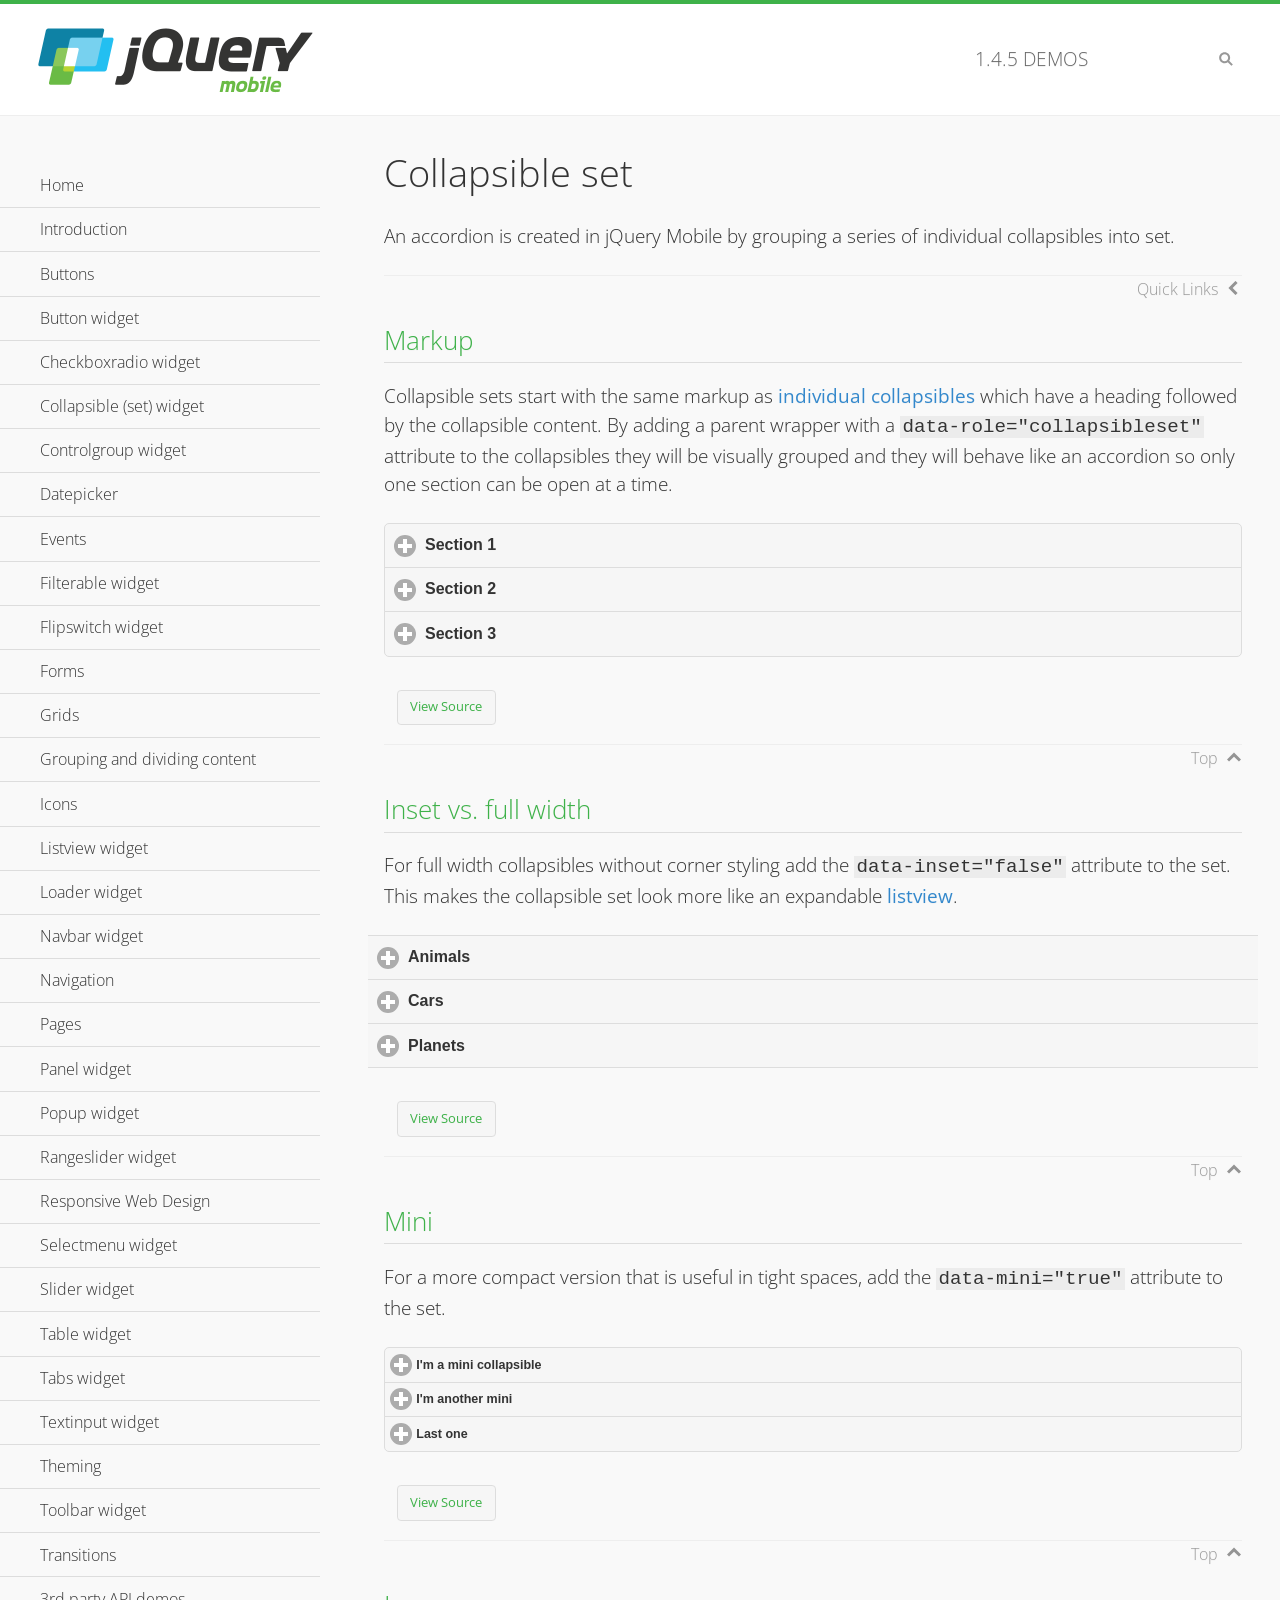
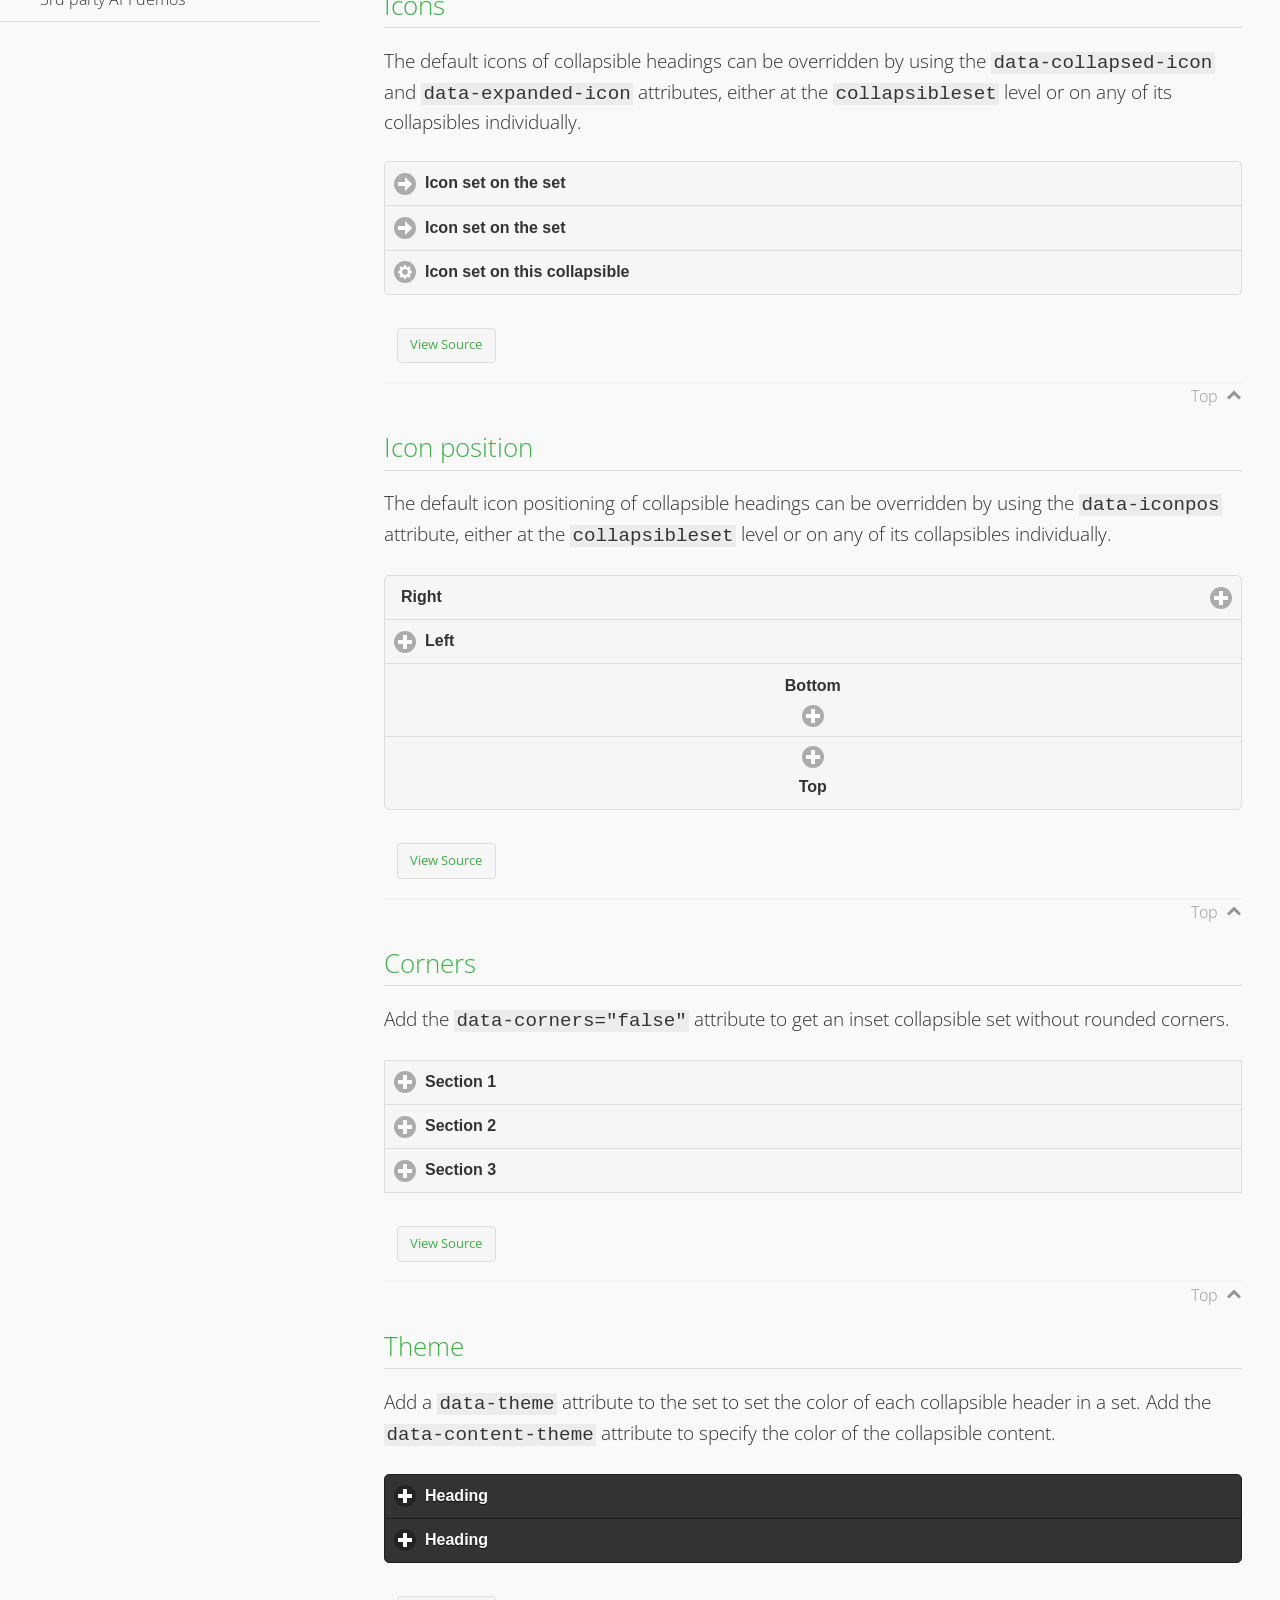
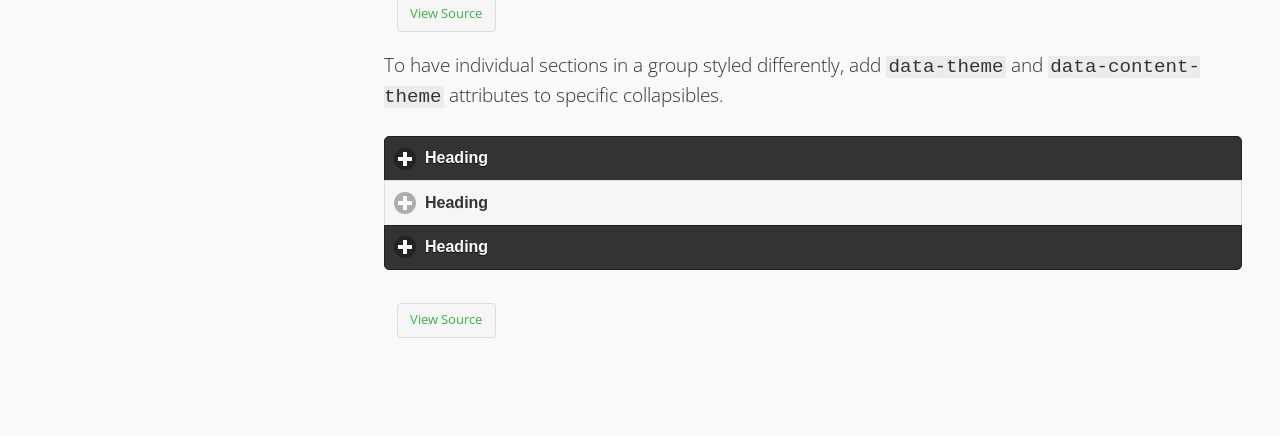
<file: www/JQueryMobile/demos/collapsibleset/index.html>
<!DOCTYPE html>
<html>
<head>
	<meta charset="utf-8">
	<meta name="viewport" content="width=device-width, initial-scale=1">
	<title>Collapsible set - jQuery Mobile Demos</title>
	<link rel="shortcut icon" href="../favicon.ico">
    <link rel="stylesheet" href="http://fonts.googleapis.com/css?family=Open+Sans:300,400,700">
	<link rel="stylesheet" href="../css/themes/default/jquery.mobile-1.4.5.min.css">
	<link rel="stylesheet" href="../_assets/css/jqm-demos.css">
	<script src="../js/jquery.js"></script>
	<script src="../_assets/js/index.js"></script>
	<script src="../js/jquery.mobile-1.4.5.min.js"></script>
</head>
<body>
<div data-role="page" class="jqm-demos" data-quicklinks="true">

	<div data-role="header" class="jqm-header">
		<h2><a href="../" title="jQuery Mobile Demos home"><img src="../_assets/img/jquery-logo.png" alt="jQuery Mobile"></a></h2>
		<p><span class="jqm-version"></span> Demos</p>
		<a href="#" class="jqm-navmenu-link ui-btn ui-btn-icon-notext ui-corner-all ui-icon-bars ui-nodisc-icon ui-alt-icon ui-btn-left">Menu</a>
		<a href="#" class="jqm-search-link ui-btn ui-btn-icon-notext ui-corner-all ui-icon-search ui-nodisc-icon ui-alt-icon ui-btn-right">Search</a>
	</div><!-- /header -->

	<div role="main" class="ui-content jqm-content">

		<h1>Collapsible set</h1>

		<p>An accordion is created in jQuery Mobile by grouping a series of individual collapsibles into set.</p>

		<h2>Markup</h2>

		<p>Collapsible sets start with the same markup as <a href="../collapsible/" data-ajax="false">individual collapsibles</a> which have a heading followed by the collapsible content. By adding a parent wrapper with a <code>data-role="collapsibleset"</code> attribute to the collapsibles they will be visually grouped and they will behave like an accordion so only one section can be open at a time.</p>

			<div data-demo-html="true">
				<div data-role="collapsibleset" data-theme="a" data-content-theme="a">
					<div data-role="collapsible">
						<h3>Section 1</h3>
					<p>I'm the collapsible content for section 1</p>
					</div>
					<div data-role="collapsible">
						<h3>Section 2</h3>
					<p>I'm the collapsible content for section 2</p>

					</div>
					<div data-role="collapsible">
						<h3>Section 3</h3>
					<p>I'm the collapsible content for section 3</p>
					</div>
				</div>
			</div><!--/demo-html -->

		<h2>Inset vs. full width</h2>

		<p>For full width collapsibles without corner styling add the <code>data-inset="false"</code> attribute to the set. This makes the collapsible set look more like an expandable <a href="../listview/">listview</a>.</p>

			<div data-demo-html="true">
				<div data-role="collapsibleset" data-inset="false">
					<div data-role="collapsible">
						<h3>Animals</h3>
						<ul data-role="listview" data-inset="false">
							<li>Cats</li>
							<li>Dogs</li>
							<li>Lizards</li>
							<li>Snakes</li>
						</ul>
					</div>
					<div data-role="collapsible">
						<h3>Cars</h3>
						<ul data-role="listview" data-inset="false">
							<li>Acura</li>
							<li>Audi</li>
							<li>BMW</li>
							<li>Cadillac</li>
						</ul>
					</div>
					<div data-role="collapsible">
						<h3>Planets</h3>
						<ul data-role="listview" data-inset="false">
							<li>Earth</li>
							<li>Jupiter</li>
							<li>Mars</li>
							<li>Mercury</li>
						</ul>
					</div>
				</div>
			</div><!--/demo-html -->

		<h2>Mini</h2>

		<p>For a more compact version that is useful in tight spaces, add the <code>data-mini="true"</code> attribute to the set. </p>

			<div data-demo-html="true">
				<div data-role="collapsibleset" data-theme="a" data-content-theme="a" data-mini="true">
					<div data-role="collapsible">
						<h3>I'm a mini collapsible</h3>
					<p>This is good for tight spaces.</p>
					</div>
					<div data-role="collapsible">
						<h3>I'm another mini</h3>
					<p>Here's some collapsible content.</p>

					</div>
					<div data-role="collapsible">
						<h3>Last one</h3>
					<p>Final bit of collapsible content.</p>
					</div>
				</div>
			</div><!--/demo-html -->

		<h2>Icons</h2>

		<p>The default icons of collapsible headings can be overridden by using the <code>data-collapsed-icon</code> and <code>data-expanded-icon</code> attributes, either at the <code>collapsibleset</code> level or on any of its collapsibles individually.</p>

			<div data-demo-html="true">
				<div data-role="collapsibleset" data-theme="a" data-content-theme="a" data-collapsed-icon="arrow-r" data-expanded-icon="arrow-d">
					<div data-role="collapsible">
						<h3>Icon set on the set</h3>
					<p>Specify the open and close icons on the set to apply it to all the collapsibles within.</p>
					</div>
					<div data-role="collapsible">
						<h3>Icon set on the set</h3>
					<p>This collapsible also gets the icon from the set.</p>
					</div>
					<div data-role="collapsible" data-collapsed-icon="gear" data-expanded-icon="delete">
						<h3>Icon set on this collapsible</h3>
					<p>The icons here are applied to this collapsible specifically, thus overriding the set icons.</p>
					</div>
				</div>
			</div><!--/demo-html -->

		<h2>Icon position</h2>

		<p>The default icon positioning of collapsible headings can be overridden by using the <code>data-iconpos</code> attribute, either at the <code>collapsibleset</code> level or on any of its collapsibles individually.</p>

			<div data-demo-html="true">
				<div data-role="collapsibleset" data-theme="a" data-content-theme="a" data-iconpos="right">
					<div data-role="collapsible">
						<h3>Right</h3>
					<p>Inherits icon positioning from <code>data-iconpos="right"</code> attribute on set.</p>
					</div>
					<div data-role="collapsible" data-iconpos="left">
						<h3>Left</h3>
					<p>Set via <code>data-iconpos="left"</code> attribute on the collapsible</p>
					</div>
					<div data-role="collapsible" data-iconpos="bottom">
						<h3>Bottom</h3>
					<p>Set via <code>data-iconpos="bottom"</code> attribute on the collapsible</p>
					</div>
					<div data-role="collapsible" data-iconpos="top">
						<h3>Top</h3>
					<p>Set via <code>data-iconpos="top"</code> attribute on the collapsible</p>
					</div>
				</div>
			</div><!--/demo-html -->

		<h2>Corners</h2>
		<p>Add the <code>data-corners="false"</code> attribute to get an inset collapsible set without rounded corners.</p>

			<div data-demo-html="true">
				<div data-role="collapsibleset" data-corners="false" data-theme="a" data-content-theme="a">
					<div data-role="collapsible">
						<h3>Section 1</h3>
					<p>Collapsible content</p>
					</div>
					<div data-role="collapsible">
						<h3>Section 2</h3>
					<p>Collapsible content</p>

					</div>
					<div data-role="collapsible">
						<h3>Section 3</h3>
					<p>Collapsible content</p>
					</div>
				</div>
			</div><!--/demo-html -->

		<h2>Theme</h2>

		<p>Add a <code>data-theme</code> attribute to the set to set the color of each collapsible header in a set. Add the <code>data-content-theme</code> attribute to specify the color of the collapsible content. </p>

			<div data-demo-html="true">
				<div data-role="collapsibleset" data-theme="b" data-content-theme="b">
					<div data-role="collapsible">
						<h3>Heading</h3>
						<p>Content</p>
					</div>
					<div data-role="collapsible">
						<h3>Heading</h3>
						<p>Content</p>
					</div>
				</div>
			</div><!--/demo-html -->

		<p>To have individual sections in a group styled differently, add <code>data-theme</code> and <code>data-content-theme</code> attributes to specific collapsibles.</p>

			<div data-demo-html="true">
				<div data-role="collapsibleset" data-theme="b" data-content-theme="b">
					<div data-role="collapsible">
						<h3>Heading</h3>
						<p>Content</p>
					</div>
					<div data-role="collapsible" data-theme="a" data-content-theme="a">
						<h3>Heading</h3>
						<p>Content</p>
					</div>
					<div data-role="collapsible">
						<h3>Heading</h3>
						<p>Content</p>
					</div>
				</div>
		</div><!--/demo-html -->

	</div><!-- /content -->
	    <div data-role="panel" class="jqm-navmenu-panel" data-position="left" data-display="overlay" data-theme="a">
	    	<ul class="jqm-list ui-alt-icon ui-nodisc-icon">
<li data-filtertext="demos homepage" data-icon="home"><a href=".././">Home</a></li>
<li data-filtertext="introduction overview getting started"><a href="../intro/" data-ajax="false">Introduction</a></li>
<li data-filtertext="buttons button markup buttonmarkup method anchor link button element"><a href="../button-markup/" data-ajax="false">Buttons</a></li>
<li data-filtertext="form button widget input button submit reset"><a href="../button/" data-ajax="false">Button widget</a></li>
<li data-role="collapsible" data-enhanced="true" data-collapsed-icon="carat-d" data-expanded-icon="carat-u" data-iconpos="right" data-inset="false" class="ui-collapsible ui-collapsible-themed-content ui-collapsible-collapsed">
	<h3 class="ui-collapsible-heading ui-collapsible-heading-collapsed">
		<a href="#" class="ui-collapsible-heading-toggle ui-btn ui-btn-icon-right ui-btn-inherit ui-icon-carat-d">
		    Checkboxradio widget<span class="ui-collapsible-heading-status"> click to expand contents</span>
		</a>
	</h3>
	<div class="ui-collapsible-content ui-body-inherit ui-collapsible-content-collapsed" aria-hidden="true">
		<ul>
			<li data-filtertext="form checkboxradio widget checkbox input checkboxes controlgroups"><a href="../checkboxradio-checkbox/" data-ajax="false">Checkboxes</a></li>
			<li data-filtertext="form checkboxradio widget radio input radio buttons controlgroups"><a href="../checkboxradio-radio/" data-ajax="false">Radio buttons</a></li>
		</ul>
	</div>
</li>
<li data-role="collapsible" data-enhanced="true" data-collapsed-icon="carat-d" data-expanded-icon="carat-u" data-iconpos="right" data-inset="false" class="ui-collapsible ui-collapsible-themed-content ui-collapsible-collapsed">
	<h3 class="ui-collapsible-heading ui-collapsible-heading-collapsed">
		<a href="#" class="ui-collapsible-heading-toggle ui-btn ui-btn-icon-right ui-btn-inherit ui-icon-carat-d">
			Collapsible (set) widget<span class="ui-collapsible-heading-status"> click to expand contents</span>
		</a>
	</h3>
	<div class="ui-collapsible-content ui-body-inherit ui-collapsible-content-collapsed" aria-hidden="true">
		<ul>
			<li data-filtertext="collapsibles content formatting"><a href="../collapsible/" data-ajax="false">Collapsible</a></li>
			<li data-filtertext="dynamic collapsible set accordion append expand"><a href="../collapsible-dynamic/" data-ajax="false">Dynamic collapsibles</a></li>
			<li data-filtertext="accordions collapsible set widget content formatting grouped collapsibles"><a href="../collapsibleset/" data-ajax="false">Collapsible set</a></li>
		</ul>
	</div>
</li>
<li data-role="collapsible" data-enhanced="true" data-collapsed-icon="carat-d" data-expanded-icon="carat-u" data-iconpos="right" data-inset="false" class="ui-collapsible ui-collapsible-themed-content ui-collapsible-collapsed">
	<h3 class="ui-collapsible-heading ui-collapsible-heading-collapsed">
		<a href="#" class="ui-collapsible-heading-toggle ui-btn ui-btn-icon-right ui-btn-inherit ui-icon-carat-d">
			Controlgroup widget<span class="ui-collapsible-heading-status"> click to expand contents</span>
		</a>
	</h3>
	<div class="ui-collapsible-content ui-body-inherit ui-collapsible-content-collapsed" aria-hidden="true">
		<ul>
			<li data-filtertext="controlgroups selectmenu checkboxradio input grouped buttons horizontal vertical"><a href="../controlgroup/" data-ajax="false">Controlgroup</a></li>
			<li data-filtertext="dynamic controlgroup dynamically add buttons"><a href="../controlgroup-dynamic/" data-ajax="false">Dynamic controlgroups</a></li>
		</ul>
	</div>
</li>
<li data-filtertext="form datepicker widget date input"><a href="../datepicker/" data-ajax="false">Datepicker</a></li>
<li data-role="collapsible" data-enhanced="true" data-collapsed-icon="carat-d" data-expanded-icon="carat-u" data-iconpos="right" data-inset="false" class="ui-collapsible ui-collapsible-themed-content ui-collapsible-collapsed">
	<h3 class="ui-collapsible-heading ui-collapsible-heading-collapsed">
		<a href="#" class="ui-collapsible-heading-toggle ui-btn ui-btn-icon-right ui-btn-inherit ui-icon-carat-d">
			Events<span class="ui-collapsible-heading-status"> click to expand contents</span>
		</a>
	</h3>
	<div class="ui-collapsible-content ui-body-inherit ui-collapsible-content-collapsed" aria-hidden="true">
		<ul>
			<li data-filtertext="swipe to delete list items listviews swipe events"><a href="../swipe-list/" data-ajax="false">Swipe list items</a></li>
			<li data-filtertext="swipe to navigate swipe page navigation swipe events"><a href="../swipe-page/" data-ajax="false">Swipe page navigation</a></li>
		</ul>
	</div>
</li>
<li data-filtertext="filterable filter elements sorting searching listview table"><a href="../filterable/" data-ajax="false">Filterable widget</a></li>
<li data-filtertext="form flipswitch widget flip toggle switch binary select checkbox input"><a href="../flipswitch/" data-ajax="false">Flipswitch widget</a></li>
<li data-role="collapsible" data-enhanced="true" data-collapsed-icon="carat-d" data-expanded-icon="carat-u" data-iconpos="right" data-inset="false" class="ui-collapsible ui-collapsible-themed-content ui-collapsible-collapsed">
	<h3 class="ui-collapsible-heading ui-collapsible-heading-collapsed">
		<a href="#" class="ui-collapsible-heading-toggle ui-btn ui-btn-icon-right ui-btn-inherit ui-icon-carat-d">
			Forms<span class="ui-collapsible-heading-status"> click to expand contents</span>
		</a>
	</h3>
	<div class="ui-collapsible-content ui-body-inherit ui-collapsible-content-collapsed" aria-hidden="true">
		<ul>
			<li data-filtertext="forms text checkbox radio range button submit reset inputs selects textarea slider flipswitch label form elements"><a href="../forms/" data-ajax="false">Forms</a></li>
			<li data-filtertext="form hide labels hidden accessible ui-hidden-accessible forms"><a href="../forms-label-hidden-accessible/" data-ajax="false">Hide labels</a></li>
			<li data-filtertext="form field containers fieldcontain ui-field-contain forms"><a href="../forms-field-contain/" data-ajax="false">Field containers</a></li>
			<li data-filtertext="forms disabled form elements"><a href="../forms-disabled/" data-ajax="false">Forms disabled</a></li>
			<li data-filtertext="forms gallery examples overview forms text checkbox radio range button submit reset inputs selects textarea slider flipswitch label form elements"><a href="../forms-gallery/" data-ajax="false">Forms gallery</a></li>
		</ul>
	</div>
</li>
<li data-role="collapsible" data-enhanced="true" data-collapsed-icon="carat-d" data-expanded-icon="carat-u" data-iconpos="right" data-inset="false" class="ui-collapsible ui-collapsible-themed-content ui-collapsible-collapsed">
	<h3 class="ui-collapsible-heading ui-collapsible-heading-collapsed">
		<a href="#" class="ui-collapsible-heading-toggle ui-btn ui-btn-icon-right ui-btn-inherit ui-icon-carat-d">
			Grids<span class="ui-collapsible-heading-status"> click to expand contents</span>
		</a>
	</h3>
	<div class="ui-collapsible-content ui-body-inherit ui-collapsible-content-collapsed" aria-hidden="true">
		<ul>
			<li data-filtertext="grids columns blocks content formatting rwd responsive css framework"><a href="../grids/" data-ajax="false">Grids</a></li>
			<li data-filtertext="buttons in grids css framework"><a href="../grids-buttons/" data-ajax="false">Buttons in grids</a></li>
			<li data-filtertext="custom responsive grids rwd css framework"><a href="../grids-custom-responsive/" data-ajax="false">Custom responsive grids</a></li>
		</ul>
	</div>
</li>
<li data-filtertext="blocks content formatting sections heading"><a href="../body-bar-classes/" data-ajax="false">Grouping and dividing content</a></li>
<li data-role="collapsible" data-enhanced="true" data-collapsed-icon="carat-d" data-expanded-icon="carat-u" data-iconpos="right" data-inset="false" class="ui-collapsible ui-collapsible-themed-content ui-collapsible-collapsed">
	<h3 class="ui-collapsible-heading ui-collapsible-heading-collapsed">
		<a href="#" class="ui-collapsible-heading-toggle ui-btn ui-btn-icon-right ui-btn-inherit ui-icon-carat-d">
			Icons<span class="ui-collapsible-heading-status"> click to expand contents</span>
		</a>
	</h3>
	<div class="ui-collapsible-content ui-body-inherit ui-collapsible-content-collapsed" aria-hidden="true">
		<ul>
			<li data-filtertext="button icons svg disc alt custom icon position"><a href="../icons/" data-ajax="false">Icons</a></li>
			<li data-filtertext=""><a href="../icons-grunticon/" data-ajax="false">Grunticon loader</a></li>
		</ul>
	</div>
</li>
<li data-role="collapsible" data-enhanced="true" data-collapsed-icon="carat-d" data-expanded-icon="carat-u" data-iconpos="right" data-inset="false" class="ui-collapsible ui-collapsible-themed-content ui-collapsible-collapsed">
	<h3 class="ui-collapsible-heading ui-collapsible-heading-collapsed">
		<a href="#" class="ui-collapsible-heading-toggle ui-btn ui-btn-icon-right ui-btn-inherit ui-icon-carat-d">
			Listview widget<span class="ui-collapsible-heading-status"> click to expand contents</span>
		</a>
	</h3>
	<div class="ui-collapsible-content ui-body-inherit ui-collapsible-content-collapsed" aria-hidden="true">
		<ul>
			<li data-filtertext="listview widget thumbnails icons nested split button collapsible ul ol"><a href="../listview/" data-ajax="false">Listview</a></li>
			<li data-filtertext="autocomplete filterable reveal listview filtertextbeforefilter placeholder"><a href="../listview-autocomplete/" data-ajax="false">Listview autocomplete</a></li>
			<li data-filtertext="autocomplete filterable reveal listview remote data filtertextbeforefilter placeholder"><a href="../listview-autocomplete-remote/" data-ajax="false">Listview autocomplete remote data</a></li>
			<li data-filtertext="autodividers anchor jump scroll linkbars listview lists ul ol"><a href="../listview-autodividers-linkbar/" data-ajax="false">Listview autodividers linkbar</a></li>
			<li data-filtertext="listview autodividers selector autodividersselector lists ul ol"><a href="../listview-autodividers-selector/" data-ajax="false">Listview autodividers selector</a></li>
			<li data-filtertext="listview nested list items"><a href="../listview-nested-lists/" data-ajax="false">Nested Listviews</a></li>
			<li data-filtertext="listview collapsible list items flat"><a href="../listview-collapsible-item-flat/" data-ajax="false">Listview collapsible list items (flat)</a></li>
			<li data-filtertext="listview collapsible list indented"><a href="../listview-collapsible-item-indented/" data-ajax="false">Listview collapsible list items (indented)</a></li>
			<li data-filtertext="grid listview responsive grids responsive listviews lists ul"><a href="../listview-grid/" data-ajax="false">Listview responsive grid</a></li>
		</ul>
	</div>
</li>
<li data-filtertext="loader widget page loading navigation overlay spinner"><a href="../loader/" data-ajax="false">Loader widget</a></li>
<li data-filtertext="navbar widget navmenu toolbars header footer"><a href="../navbar/" data-ajax="false">Navbar widget</a></li>
<li data-role="collapsible" data-enhanced="true" data-collapsed-icon="carat-d" data-expanded-icon="carat-u" data-iconpos="right" data-inset="false" class="ui-collapsible ui-collapsible-themed-content ui-collapsible-collapsed">
	<h3 class="ui-collapsible-heading ui-collapsible-heading-collapsed">
		<a href="#" class="ui-collapsible-heading-toggle ui-btn ui-btn-icon-right ui-btn-inherit ui-icon-carat-d">
			Navigation<span class="ui-collapsible-heading-status"> click to expand contents</span>
		</a>
	</h3>
	<div class="ui-collapsible-content ui-body-inherit ui-collapsible-content-collapsed" aria-hidden="true">
		<ul>
			<li data-filtertext="ajax navigation navigate widget history event method"><a href="../navigation/" data-ajax="false">Navigation</a></li>
			<li data-filtertext="linking pages page links navigation ajax prefetch cache"><a href="../navigation-linking-pages/" data-ajax="false">Linking pages</a></li>
			<!-- <li data-filtertext="php redirect server redirection server-side navigation"><a href="../navigation-php-redirect/" data-ajax="false">PHP redirect demo</a></li>-->
			<li data-filtertext="navigation redirection hash query"><a href="../navigation-hash-processing/" data-ajax="false">Hash processing demo</a></li>
			<li data-filtertext="navigation redirection hash query"><a href="../page-events/" data-ajax="false">Page Navigation Events</a></li>
		</ul>
	</div>
</li>
<li data-role="collapsible" data-enhanced="true" data-collapsed-icon="carat-d" data-expanded-icon="carat-u" data-iconpos="right" data-inset="false" class="ui-collapsible ui-collapsible-themed-content ui-collapsible-collapsed">
	<h3 class="ui-collapsible-heading ui-collapsible-heading-collapsed">
		<a href="#" class="ui-collapsible-heading-toggle ui-btn ui-btn-icon-right ui-btn-inherit ui-icon-carat-d">
			Pages<span class="ui-collapsible-heading-status"> click to expand contents</span>
		</a>
	</h3>
	<div class="ui-collapsible-content ui-body-inherit ui-collapsible-content-collapsed" aria-hidden="true">
		<ul>
			<li data-filtertext="pages page widget ajax navigation"><a href="../pages/" data-ajax="false">Pages</a></li>
			<li data-filtertext="single page"><a href="../pages-single-page/" data-ajax="false">Single page</a></li>
			<li data-filtertext="multipage multi-page page"><a href="../pages-multi-page/" data-ajax="false">Multi-page template</a></li>
			<li data-filtertext="dialog page widget modal popup"><a href="../pages-dialog/" data-ajax="false">Dialog page</a></li>
		</ul>
	</div>
</li>
<li data-role="collapsible" data-enhanced="true" data-collapsed-icon="carat-d" data-expanded-icon="carat-u" data-iconpos="right" data-inset="false" class="ui-collapsible ui-collapsible-themed-content ui-collapsible-collapsed">
	<h3 class="ui-collapsible-heading ui-collapsible-heading-collapsed">
		<a href="#" class="ui-collapsible-heading-toggle ui-btn ui-btn-icon-right ui-btn-inherit ui-icon-carat-d">
			Panel widget<span class="ui-collapsible-heading-status"> click to expand contents</span>
		</a>
	</h3>
	<div class="ui-collapsible-content ui-body-inherit ui-collapsible-content-collapsed" aria-hidden="true">
		<ul>
			<li data-filtertext="panel widget sliding panels reveal push overlay responsive"><a href="../panel/" data-ajax="false">Panel</a></li>
			<li data-filtertext=""><a href="../panel-external/" data-ajax="false">External panels</a></li>
			<li data-filtertext="panel "><a href="../panel-fixed/" data-ajax="false">Fixed panels</a></li>
			<li data-filtertext="panel slide panels sliding panels shadow rwd responsive breakpoint"><a href="../panel-responsive/" data-ajax="false">Panels responsive</a></li>
			<li data-filtertext="panel custom style custom panel width reveal shadow listview panel styling page background wrapper"><a href="../panel-styling/" data-ajax="false">Custom panel style</a></li>
			<li data-filtertext="panel open on swipe"><a href="../panel-swipe-open/" data-ajax="false">Panel open on swipe</a></li>
			<li data-filtertext="panels outside page internal external toolbars"><a href="../panel-external-internal/" data-ajax="false">Panel external and internal</a></li>
		</ul>
	</div>
</li>
<li data-role="collapsible" data-enhanced="true" data-collapsed-icon="carat-d" data-expanded-icon="carat-u" data-iconpos="right" data-inset="false" class="ui-collapsible ui-collapsible-themed-content ui-collapsible-collapsed">
	<h3 class="ui-collapsible-heading ui-collapsible-heading-collapsed">
		<a href="#" class="ui-collapsible-heading-toggle ui-btn ui-btn-icon-right ui-btn-inherit ui-icon-carat-d">
			Popup widget<span class="ui-collapsible-heading-status"> click to expand contents</span>
		</a>
	</h3>
	<div class="ui-collapsible-content ui-body-inherit ui-collapsible-content-collapsed" aria-hidden="true">
		<ul>
			<li data-filtertext="popup widget popups dialog modal transition tooltip lightbox form overlay screen flip pop fade transition"><a href="../popup/" data-ajax="false">Popup</a></li>
			<li data-filtertext="popup alignment position"><a href="../popup-alignment/" data-ajax="false">Popup alignment</a></li>
			<li data-filtertext="popup arrow size popups popover"><a href="../popup-arrow-size/" data-ajax="false">Popup arrow size</a></li>
			<li data-filtertext="dynamic popups popup images lightbox"><a href="../popup-dynamic/" data-ajax="false">Dynamic popups</a></li>
			<li data-filtertext="popups with iframes scaling"><a href="../popup-iframe/" data-ajax="false">Popups with iframes</a></li>
			<li data-filtertext="popup image scaling"><a href="../popup-image-scaling/" data-ajax="false">Popup image scaling</a></li>
			<li data-filtertext="external popup outside multi-page"><a href="../popup-outside-multipage/" data-ajax="false">Popup outside multi-page</a></li>
		</ul>
	</div>
</li>
<li data-filtertext="form rangeslider widget dual sliders dual handle sliders range input"><a href="../rangeslider/" data-ajax="false">Rangeslider widget</a></li>
<li data-filtertext="responsive web design rwd adaptive progressive enhancement PE accessible mobile breakpoints media query media queries"><a href="../rwd/" data-ajax="false">Responsive Web Design</a></li>
<li data-role="collapsible" data-enhanced="true" data-collapsed-icon="carat-d" data-expanded-icon="carat-u" data-iconpos="right" data-inset="false" class="ui-collapsible ui-collapsible-themed-content ui-collapsible-collapsed">
	<h3 class="ui-collapsible-heading ui-collapsible-heading-collapsed">
		<a href="#" class="ui-collapsible-heading-toggle ui-btn ui-btn-icon-right ui-btn-inherit ui-icon-carat-d">
			Selectmenu widget<span class="ui-collapsible-heading-status"> click to expand contents</span>
		</a>
	</h3>
	<div class="ui-collapsible-content ui-body-inherit ui-collapsible-content-collapsed" aria-hidden="true">
		<ul>
			<li data-filtertext="form selectmenu widget select input custom select menu selects"><a href="../selectmenu/" data-ajax="false">Selectmenu</a></li>
			<li data-filtertext="form custom select menu selectmenu widget custom menu option optgroup multiple selects"><a href="../selectmenu-custom/" data-ajax="false">Custom select menu</a></li>
			<li data-filtertext="filterable select filter popup dialog"><a href="../selectmenu-custom-filter/" data-ajax="false">Custom select menu with filter</a></li>
		</ul>
	</div>
</li>
<li data-role="collapsible" data-enhanced="true" data-collapsed-icon="carat-d" data-expanded-icon="carat-u" data-iconpos="right" data-inset="false" class="ui-collapsible ui-collapsible-themed-content ui-collapsible-collapsed">
	<h3 class="ui-collapsible-heading ui-collapsible-heading-collapsed">
		<a href="#" class="ui-collapsible-heading-toggle ui-btn ui-btn-icon-right ui-btn-inherit ui-icon-carat-d">
			Slider widget<span class="ui-collapsible-heading-status"> click to expand contents</span>
		</a>
	</h3>
	<div class="ui-collapsible-content ui-body-inherit ui-collapsible-content-collapsed" aria-hidden="true">
		<ul>
			<li data-filtertext="form slider widget range input single sliders"><a href="../slider/" data-ajax="false">Slider</a></li>
			<li data-filtertext="form slider widget flipswitch slider binary select flip toggle switch"><a href="../slider-flipswitch/" data-ajax="false">Slider flip toggle switch</a></li>
			<li data-filtertext="form slider tooltip handle value input range sliders"><a href="../slider-tooltip/" data-ajax="false">Slider tooltip</a></li>
		</ul>
	</div>
</li>
<li data-role="collapsible" data-enhanced="true" data-collapsed-icon="carat-d" data-expanded-icon="carat-u" data-iconpos="right" data-inset="false" class="ui-collapsible ui-collapsible-themed-content ui-collapsible-collapsed">
	<h3 class="ui-collapsible-heading ui-collapsible-heading-collapsed">
		<a href="#" class="ui-collapsible-heading-toggle ui-btn ui-btn-icon-right ui-btn-inherit ui-icon-carat-d">
			Table widget<span class="ui-collapsible-heading-status"> click to expand contents</span>
		</a>
	</h3>
	<div class="ui-collapsible-content ui-body-inherit ui-collapsible-content-collapsed" aria-hidden="true">
		<ul>
			<li data-filtertext="table widget reflow column toggle th td responsive tables rwd hide show tabular"><a href="../table-column-toggle/" data-ajax="false">Table Column Toggle</a></li>
			<li data-filtertext="table column toggle phone comparison demo"><a href="../table-column-toggle-example/" data-ajax="false">Table Column Toggle demo</a></li>
			<li data-filtertext="responsive tables table column toggle heading groups rwd breakpoint"><a href="../table-column-toggle-heading-groups/" data-ajax="false">Table Column Toggle heading groups</a></li>
			<li data-filtertext="responsive tables table column toggle hide rwd breakpoint customization options"><a href="../table-column-toggle-options/" data-ajax="false">Table Column Toggle options</a></li>
			<li data-filtertext="table reflow th td responsive rwd columns tabular"><a href="../table-reflow/" data-ajax="false">Table Reflow</a></li>
			<li data-filtertext="responsive tables table reflow heading groups rwd breakpoint"><a href="../table-reflow-heading-groups/" data-ajax="false">Table Reflow heading groups</a></li>
			<li data-filtertext="responsive tables table reflow stripes strokes table style"><a href="../table-reflow-stripes-strokes/" data-ajax="false">Table Reflow stripes and strokes</a></li>
			<li data-filtertext="responsive tables table reflow stack custom styles"><a href="../table-reflow-styling/" data-ajax="false">Table Reflow custom styles</a></li>
		</ul>
	</div>
</li>
<li data-filtertext="ui tabs widget"><a href="../tabs/" data-ajax="false">Tabs widget</a></li>
<li data-filtertext="form textinput widget text input textarea number date time tel email file color password"><a href="../textinput/" data-ajax="false">Textinput widget</a></li>
<li data-role="collapsible" data-enhanced="true" data-collapsed-icon="carat-d" data-expanded-icon="carat-u" data-iconpos="right" data-inset="false" class="ui-collapsible ui-collapsible-themed-content ui-collapsible-collapsed">
	<h3 class="ui-collapsible-heading ui-collapsible-heading-collapsed">
		<a href="#" class="ui-collapsible-heading-toggle ui-btn ui-btn-icon-right ui-btn-inherit ui-icon-carat-d">
			Theming<span class="ui-collapsible-heading-status"> click to expand contents</span>
		</a>
	</h3>
	<div class="ui-collapsible-content ui-body-inherit ui-collapsible-content-collapsed" aria-hidden="true">
		<ul>
			<li data-filtertext="default theme swatches theming style css"><a href="../theme-default/" data-ajax="false">Default theme</a></li>
			<li data-filtertext="classic theme old theme swatches theming style css"><a href="../theme-classic/" data-ajax="false">Classic theme</a></li>
		</ul>
	</div>
</li>
<li data-role="collapsible" data-enhanced="true" data-collapsed-icon="carat-d" data-expanded-icon="carat-u" data-iconpos="right" data-inset="false" class="ui-collapsible ui-collapsible-themed-content ui-collapsible-collapsed">
	<h3 class="ui-collapsible-heading ui-collapsible-heading-collapsed">
		<a href="#" class="ui-collapsible-heading-toggle ui-btn ui-btn-icon-right ui-btn-inherit ui-icon-carat-d">
			Toolbar widget<span class="ui-collapsible-heading-status"> click to expand contents</span>
		</a>
	</h3>
	<div class="ui-collapsible-content ui-body-inherit ui-collapsible-content-collapsed" aria-hidden="true">
		<ul>
			<li data-filtertext="toolbar widget header footer toolbars fixed fullscreen external sections"><a href="../toolbar/" data-ajax="false">Toolbar</a></li>
			<li data-filtertext="dynamic toolbars dynamically add toolbar header footer"><a href="../toolbar-dynamic/" data-ajax="false">Dynamic toolbars</a></li>
			<li data-filtertext="external toolbars header footer"><a href="../toolbar-external/" data-ajax="false">External toolbars</a></li>
			<li data-filtertext="fixed toolbars header footer"><a href="../toolbar-fixed/" data-ajax="false">Fixed toolbars</a></li>
			<li data-filtertext="fixed fullscreen toolbars header footer"><a href="../toolbar-fixed-fullscreen/" data-ajax="false">Fullscreen toolbars</a></li>
			<li data-filtertext="external fixed toolbars header footer"><a href="../toolbar-fixed-external/" data-ajax="false">Fixed external toolbars</a></li>
			<li data-filtertext="external persistent toolbars header footer navbar navmenu"><a href="../toolbar-fixed-persistent/" data-ajax="false">Persistent toolbars</a></li>
			<li data-filtertext="external ajax optimized toolbars persistent toolbars header footer navbar"><a href="../toolbar-fixed-persistent-optimized/" data-ajax="false">Ajax optimized toolbars</a></li>
			<li data-filtertext="form in toolbars header footer"><a href="../toolbar-fixed-forms/" data-ajax="false">Form in toolbar</a></li>
		</ul>
	</div>
</li>
<li data-filtertext="page transitions animated pages popup navigation flip slide fade pop"><a href="../transitions/" data-ajax="false">Transitions</a></li>
<li data-role="collapsible" data-enhanced="true" data-collapsed-icon="carat-d" data-expanded-icon="carat-u" data-iconpos="right" data-inset="false" class="ui-collapsible ui-collapsible-themed-content ui-collapsible-collapsed">
	<h3 class="ui-collapsible-heading ui-collapsible-heading-collapsed">
		<a href="#" class="ui-collapsible-heading-toggle ui-btn ui-btn-icon-right ui-btn-inherit ui-icon-carat-d">
			3rd party API demos<span class="ui-collapsible-heading-status"> click to expand contents</span>
		</a>
	</h3>
	<div class="ui-collapsible-content ui-body-inherit ui-collapsible-content-collapsed" aria-hidden="true">
		<ul>
			<li data-filtertext="backbone requirejs navigation router"><a href="../backbone-requirejs/" data-ajax="false">Backbone RequireJS</a></li>
			<li data-filtertext="google maps geolocation demo"><a href="../map-geolocation/" data-ajax="false">Google Maps geolocation</a></li>
			<li data-filtertext="google maps hybrid"><a href="../map-list-toggle/" data-ajax="false">Google Maps list toggle</a></li>
		</ul>
	</div>
</li>



		     </ul>
		</div><!-- /panel -->


	<div data-role="footer" data-position="fixed" data-tap-toggle="false" class="jqm-footer">
		<p>jQuery Mobile Demos version <span class="jqm-version"></span></p>
		<p>Copyright 2014 The jQuery Foundation</p>
	</div><!-- /footer -->
	<!-- TODO: This should become an external panel so we can add input to markup (unique ID) -->
    <div data-role="panel" class="jqm-search-panel" data-position="right" data-display="overlay" data-theme="a">
		<div class="jqm-search">
			<ul class="jqm-list" data-filter-placeholder="Search demos..." data-filter-reveal="true">
<li data-filtertext="demos homepage" data-icon="home"><a href=".././">Home</a></li>
<li data-filtertext="introduction overview getting started"><a href="../intro/" data-ajax="false">Introduction</a></li>
<li data-filtertext="buttons button markup buttonmarkup method anchor link button element"><a href="../button-markup/" data-ajax="false">Buttons</a></li>
<li data-filtertext="form button widget input button submit reset"><a href="../button/" data-ajax="false">Button widget</a></li>
<li data-role="collapsible" data-enhanced="true" data-collapsed-icon="carat-d" data-expanded-icon="carat-u" data-iconpos="right" data-inset="false" class="ui-collapsible ui-collapsible-themed-content ui-collapsible-collapsed">
	<h3 class="ui-collapsible-heading ui-collapsible-heading-collapsed">
		<a href="#" class="ui-collapsible-heading-toggle ui-btn ui-btn-icon-right ui-btn-inherit ui-icon-carat-d">
		    Checkboxradio widget<span class="ui-collapsible-heading-status"> click to expand contents</span>
		</a>
	</h3>
	<div class="ui-collapsible-content ui-body-inherit ui-collapsible-content-collapsed" aria-hidden="true">
		<ul>
			<li data-filtertext="form checkboxradio widget checkbox input checkboxes controlgroups"><a href="../checkboxradio-checkbox/" data-ajax="false">Checkboxes</a></li>
			<li data-filtertext="form checkboxradio widget radio input radio buttons controlgroups"><a href="../checkboxradio-radio/" data-ajax="false">Radio buttons</a></li>
		</ul>
	</div>
</li>
<li data-role="collapsible" data-enhanced="true" data-collapsed-icon="carat-d" data-expanded-icon="carat-u" data-iconpos="right" data-inset="false" class="ui-collapsible ui-collapsible-themed-content ui-collapsible-collapsed">
	<h3 class="ui-collapsible-heading ui-collapsible-heading-collapsed">
		<a href="#" class="ui-collapsible-heading-toggle ui-btn ui-btn-icon-right ui-btn-inherit ui-icon-carat-d">
			Collapsible (set) widget<span class="ui-collapsible-heading-status"> click to expand contents</span>
		</a>
	</h3>
	<div class="ui-collapsible-content ui-body-inherit ui-collapsible-content-collapsed" aria-hidden="true">
		<ul>
			<li data-filtertext="collapsibles content formatting"><a href="../collapsible/" data-ajax="false">Collapsible</a></li>
			<li data-filtertext="dynamic collapsible set accordion append expand"><a href="../collapsible-dynamic/" data-ajax="false">Dynamic collapsibles</a></li>
			<li data-filtertext="accordions collapsible set widget content formatting grouped collapsibles"><a href="../collapsibleset/" data-ajax="false">Collapsible set</a></li>
		</ul>
	</div>
</li>
<li data-role="collapsible" data-enhanced="true" data-collapsed-icon="carat-d" data-expanded-icon="carat-u" data-iconpos="right" data-inset="false" class="ui-collapsible ui-collapsible-themed-content ui-collapsible-collapsed">
	<h3 class="ui-collapsible-heading ui-collapsible-heading-collapsed">
		<a href="#" class="ui-collapsible-heading-toggle ui-btn ui-btn-icon-right ui-btn-inherit ui-icon-carat-d">
			Controlgroup widget<span class="ui-collapsible-heading-status"> click to expand contents</span>
		</a>
	</h3>
	<div class="ui-collapsible-content ui-body-inherit ui-collapsible-content-collapsed" aria-hidden="true">
		<ul>
			<li data-filtertext="controlgroups selectmenu checkboxradio input grouped buttons horizontal vertical"><a href="../controlgroup/" data-ajax="false">Controlgroup</a></li>
			<li data-filtertext="dynamic controlgroup dynamically add buttons"><a href="../controlgroup-dynamic/" data-ajax="false">Dynamic controlgroups</a></li>
		</ul>
	</div>
</li>
<li data-filtertext="form datepicker widget date input"><a href="../datepicker/" data-ajax="false">Datepicker</a></li>
<li data-role="collapsible" data-enhanced="true" data-collapsed-icon="carat-d" data-expanded-icon="carat-u" data-iconpos="right" data-inset="false" class="ui-collapsible ui-collapsible-themed-content ui-collapsible-collapsed">
	<h3 class="ui-collapsible-heading ui-collapsible-heading-collapsed">
		<a href="#" class="ui-collapsible-heading-toggle ui-btn ui-btn-icon-right ui-btn-inherit ui-icon-carat-d">
			Events<span class="ui-collapsible-heading-status"> click to expand contents</span>
		</a>
	</h3>
	<div class="ui-collapsible-content ui-body-inherit ui-collapsible-content-collapsed" aria-hidden="true">
		<ul>
			<li data-filtertext="swipe to delete list items listviews swipe events"><a href="../swipe-list/" data-ajax="false">Swipe list items</a></li>
			<li data-filtertext="swipe to navigate swipe page navigation swipe events"><a href="../swipe-page/" data-ajax="false">Swipe page navigation</a></li>
		</ul>
	</div>
</li>
<li data-filtertext="filterable filter elements sorting searching listview table"><a href="../filterable/" data-ajax="false">Filterable widget</a></li>
<li data-filtertext="form flipswitch widget flip toggle switch binary select checkbox input"><a href="../flipswitch/" data-ajax="false">Flipswitch widget</a></li>
<li data-role="collapsible" data-enhanced="true" data-collapsed-icon="carat-d" data-expanded-icon="carat-u" data-iconpos="right" data-inset="false" class="ui-collapsible ui-collapsible-themed-content ui-collapsible-collapsed">
	<h3 class="ui-collapsible-heading ui-collapsible-heading-collapsed">
		<a href="#" class="ui-collapsible-heading-toggle ui-btn ui-btn-icon-right ui-btn-inherit ui-icon-carat-d">
			Forms<span class="ui-collapsible-heading-status"> click to expand contents</span>
		</a>
	</h3>
	<div class="ui-collapsible-content ui-body-inherit ui-collapsible-content-collapsed" aria-hidden="true">
		<ul>
			<li data-filtertext="forms text checkbox radio range button submit reset inputs selects textarea slider flipswitch label form elements"><a href="../forms/" data-ajax="false">Forms</a></li>
			<li data-filtertext="form hide labels hidden accessible ui-hidden-accessible forms"><a href="../forms-label-hidden-accessible/" data-ajax="false">Hide labels</a></li>
			<li data-filtertext="form field containers fieldcontain ui-field-contain forms"><a href="../forms-field-contain/" data-ajax="false">Field containers</a></li>
			<li data-filtertext="forms disabled form elements"><a href="../forms-disabled/" data-ajax="false">Forms disabled</a></li>
			<li data-filtertext="forms gallery examples overview forms text checkbox radio range button submit reset inputs selects textarea slider flipswitch label form elements"><a href="../forms-gallery/" data-ajax="false">Forms gallery</a></li>
		</ul>
	</div>
</li>
<li data-role="collapsible" data-enhanced="true" data-collapsed-icon="carat-d" data-expanded-icon="carat-u" data-iconpos="right" data-inset="false" class="ui-collapsible ui-collapsible-themed-content ui-collapsible-collapsed">
	<h3 class="ui-collapsible-heading ui-collapsible-heading-collapsed">
		<a href="#" class="ui-collapsible-heading-toggle ui-btn ui-btn-icon-right ui-btn-inherit ui-icon-carat-d">
			Grids<span class="ui-collapsible-heading-status"> click to expand contents</span>
		</a>
	</h3>
	<div class="ui-collapsible-content ui-body-inherit ui-collapsible-content-collapsed" aria-hidden="true">
		<ul>
			<li data-filtertext="grids columns blocks content formatting rwd responsive css framework"><a href="../grids/" data-ajax="false">Grids</a></li>
			<li data-filtertext="buttons in grids css framework"><a href="../grids-buttons/" data-ajax="false">Buttons in grids</a></li>
			<li data-filtertext="custom responsive grids rwd css framework"><a href="../grids-custom-responsive/" data-ajax="false">Custom responsive grids</a></li>
		</ul>
	</div>
</li>
<li data-filtertext="blocks content formatting sections heading"><a href="../body-bar-classes/" data-ajax="false">Grouping and dividing content</a></li>
<li data-role="collapsible" data-enhanced="true" data-collapsed-icon="carat-d" data-expanded-icon="carat-u" data-iconpos="right" data-inset="false" class="ui-collapsible ui-collapsible-themed-content ui-collapsible-collapsed">
	<h3 class="ui-collapsible-heading ui-collapsible-heading-collapsed">
		<a href="#" class="ui-collapsible-heading-toggle ui-btn ui-btn-icon-right ui-btn-inherit ui-icon-carat-d">
			Icons<span class="ui-collapsible-heading-status"> click to expand contents</span>
		</a>
	</h3>
	<div class="ui-collapsible-content ui-body-inherit ui-collapsible-content-collapsed" aria-hidden="true">
		<ul>
			<li data-filtertext="button icons svg disc alt custom icon position"><a href="../icons/" data-ajax="false">Icons</a></li>
			<li data-filtertext=""><a href="../icons-grunticon/" data-ajax="false">Grunticon loader</a></li>
		</ul>
	</div>
</li>
<li data-role="collapsible" data-enhanced="true" data-collapsed-icon="carat-d" data-expanded-icon="carat-u" data-iconpos="right" data-inset="false" class="ui-collapsible ui-collapsible-themed-content ui-collapsible-collapsed">
	<h3 class="ui-collapsible-heading ui-collapsible-heading-collapsed">
		<a href="#" class="ui-collapsible-heading-toggle ui-btn ui-btn-icon-right ui-btn-inherit ui-icon-carat-d">
			Listview widget<span class="ui-collapsible-heading-status"> click to expand contents</span>
		</a>
	</h3>
	<div class="ui-collapsible-content ui-body-inherit ui-collapsible-content-collapsed" aria-hidden="true">
		<ul>
			<li data-filtertext="listview widget thumbnails icons nested split button collapsible ul ol"><a href="../listview/" data-ajax="false">Listview</a></li>
			<li data-filtertext="autocomplete filterable reveal listview filtertextbeforefilter placeholder"><a href="../listview-autocomplete/" data-ajax="false">Listview autocomplete</a></li>
			<li data-filtertext="autocomplete filterable reveal listview remote data filtertextbeforefilter placeholder"><a href="../listview-autocomplete-remote/" data-ajax="false">Listview autocomplete remote data</a></li>
			<li data-filtertext="autodividers anchor jump scroll linkbars listview lists ul ol"><a href="../listview-autodividers-linkbar/" data-ajax="false">Listview autodividers linkbar</a></li>
			<li data-filtertext="listview autodividers selector autodividersselector lists ul ol"><a href="../listview-autodividers-selector/" data-ajax="false">Listview autodividers selector</a></li>
			<li data-filtertext="listview nested list items"><a href="../listview-nested-lists/" data-ajax="false">Nested Listviews</a></li>
			<li data-filtertext="listview collapsible list items flat"><a href="../listview-collapsible-item-flat/" data-ajax="false">Listview collapsible list items (flat)</a></li>
			<li data-filtertext="listview collapsible list indented"><a href="../listview-collapsible-item-indented/" data-ajax="false">Listview collapsible list items (indented)</a></li>
			<li data-filtertext="grid listview responsive grids responsive listviews lists ul"><a href="../listview-grid/" data-ajax="false">Listview responsive grid</a></li>
		</ul>
	</div>
</li>
<li data-filtertext="loader widget page loading navigation overlay spinner"><a href="../loader/" data-ajax="false">Loader widget</a></li>
<li data-filtertext="navbar widget navmenu toolbars header footer"><a href="../navbar/" data-ajax="false">Navbar widget</a></li>
<li data-role="collapsible" data-enhanced="true" data-collapsed-icon="carat-d" data-expanded-icon="carat-u" data-iconpos="right" data-inset="false" class="ui-collapsible ui-collapsible-themed-content ui-collapsible-collapsed">
	<h3 class="ui-collapsible-heading ui-collapsible-heading-collapsed">
		<a href="#" class="ui-collapsible-heading-toggle ui-btn ui-btn-icon-right ui-btn-inherit ui-icon-carat-d">
			Navigation<span class="ui-collapsible-heading-status"> click to expand contents</span>
		</a>
	</h3>
	<div class="ui-collapsible-content ui-body-inherit ui-collapsible-content-collapsed" aria-hidden="true">
		<ul>
			<li data-filtertext="ajax navigation navigate widget history event method"><a href="../navigation/" data-ajax="false">Navigation</a></li>
			<li data-filtertext="linking pages page links navigation ajax prefetch cache"><a href="../navigation-linking-pages/" data-ajax="false">Linking pages</a></li>
			<!-- <li data-filtertext="php redirect server redirection server-side navigation"><a href="../navigation-php-redirect/" data-ajax="false">PHP redirect demo</a></li>-->
			<li data-filtertext="navigation redirection hash query"><a href="../navigation-hash-processing/" data-ajax="false">Hash processing demo</a></li>
			<li data-filtertext="navigation redirection hash query"><a href="../page-events/" data-ajax="false">Page Navigation Events</a></li>
		</ul>
	</div>
</li>
<li data-role="collapsible" data-enhanced="true" data-collapsed-icon="carat-d" data-expanded-icon="carat-u" data-iconpos="right" data-inset="false" class="ui-collapsible ui-collapsible-themed-content ui-collapsible-collapsed">
	<h3 class="ui-collapsible-heading ui-collapsible-heading-collapsed">
		<a href="#" class="ui-collapsible-heading-toggle ui-btn ui-btn-icon-right ui-btn-inherit ui-icon-carat-d">
			Pages<span class="ui-collapsible-heading-status"> click to expand contents</span>
		</a>
	</h3>
	<div class="ui-collapsible-content ui-body-inherit ui-collapsible-content-collapsed" aria-hidden="true">
		<ul>
			<li data-filtertext="pages page widget ajax navigation"><a href="../pages/" data-ajax="false">Pages</a></li>
			<li data-filtertext="single page"><a href="../pages-single-page/" data-ajax="false">Single page</a></li>
			<li data-filtertext="multipage multi-page page"><a href="../pages-multi-page/" data-ajax="false">Multi-page template</a></li>
			<li data-filtertext="dialog page widget modal popup"><a href="../pages-dialog/" data-ajax="false">Dialog page</a></li>
		</ul>
	</div>
</li>
<li data-role="collapsible" data-enhanced="true" data-collapsed-icon="carat-d" data-expanded-icon="carat-u" data-iconpos="right" data-inset="false" class="ui-collapsible ui-collapsible-themed-content ui-collapsible-collapsed">
	<h3 class="ui-collapsible-heading ui-collapsible-heading-collapsed">
		<a href="#" class="ui-collapsible-heading-toggle ui-btn ui-btn-icon-right ui-btn-inherit ui-icon-carat-d">
			Panel widget<span class="ui-collapsible-heading-status"> click to expand contents</span>
		</a>
	</h3>
	<div class="ui-collapsible-content ui-body-inherit ui-collapsible-content-collapsed" aria-hidden="true">
		<ul>
			<li data-filtertext="panel widget sliding panels reveal push overlay responsive"><a href="../panel/" data-ajax="false">Panel</a></li>
			<li data-filtertext=""><a href="../panel-external/" data-ajax="false">External panels</a></li>
			<li data-filtertext="panel "><a href="../panel-fixed/" data-ajax="false">Fixed panels</a></li>
			<li data-filtertext="panel slide panels sliding panels shadow rwd responsive breakpoint"><a href="../panel-responsive/" data-ajax="false">Panels responsive</a></li>
			<li data-filtertext="panel custom style custom panel width reveal shadow listview panel styling page background wrapper"><a href="../panel-styling/" data-ajax="false">Custom panel style</a></li>
			<li data-filtertext="panel open on swipe"><a href="../panel-swipe-open/" data-ajax="false">Panel open on swipe</a></li>
			<li data-filtertext="panels outside page internal external toolbars"><a href="../panel-external-internal/" data-ajax="false">Panel external and internal</a></li>
		</ul>
	</div>
</li>
<li data-role="collapsible" data-enhanced="true" data-collapsed-icon="carat-d" data-expanded-icon="carat-u" data-iconpos="right" data-inset="false" class="ui-collapsible ui-collapsible-themed-content ui-collapsible-collapsed">
	<h3 class="ui-collapsible-heading ui-collapsible-heading-collapsed">
		<a href="#" class="ui-collapsible-heading-toggle ui-btn ui-btn-icon-right ui-btn-inherit ui-icon-carat-d">
			Popup widget<span class="ui-collapsible-heading-status"> click to expand contents</span>
		</a>
	</h3>
	<div class="ui-collapsible-content ui-body-inherit ui-collapsible-content-collapsed" aria-hidden="true">
		<ul>
			<li data-filtertext="popup widget popups dialog modal transition tooltip lightbox form overlay screen flip pop fade transition"><a href="../popup/" data-ajax="false">Popup</a></li>
			<li data-filtertext="popup alignment position"><a href="../popup-alignment/" data-ajax="false">Popup alignment</a></li>
			<li data-filtertext="popup arrow size popups popover"><a href="../popup-arrow-size/" data-ajax="false">Popup arrow size</a></li>
			<li data-filtertext="dynamic popups popup images lightbox"><a href="../popup-dynamic/" data-ajax="false">Dynamic popups</a></li>
			<li data-filtertext="popups with iframes scaling"><a href="../popup-iframe/" data-ajax="false">Popups with iframes</a></li>
			<li data-filtertext="popup image scaling"><a href="../popup-image-scaling/" data-ajax="false">Popup image scaling</a></li>
			<li data-filtertext="external popup outside multi-page"><a href="../popup-outside-multipage/" data-ajax="false">Popup outside multi-page</a></li>
		</ul>
	</div>
</li>
<li data-filtertext="form rangeslider widget dual sliders dual handle sliders range input"><a href="../rangeslider/" data-ajax="false">Rangeslider widget</a></li>
<li data-filtertext="responsive web design rwd adaptive progressive enhancement PE accessible mobile breakpoints media query media queries"><a href="../rwd/" data-ajax="false">Responsive Web Design</a></li>
<li data-role="collapsible" data-enhanced="true" data-collapsed-icon="carat-d" data-expanded-icon="carat-u" data-iconpos="right" data-inset="false" class="ui-collapsible ui-collapsible-themed-content ui-collapsible-collapsed">
	<h3 class="ui-collapsible-heading ui-collapsible-heading-collapsed">
		<a href="#" class="ui-collapsible-heading-toggle ui-btn ui-btn-icon-right ui-btn-inherit ui-icon-carat-d">
			Selectmenu widget<span class="ui-collapsible-heading-status"> click to expand contents</span>
		</a>
	</h3>
	<div class="ui-collapsible-content ui-body-inherit ui-collapsible-content-collapsed" aria-hidden="true">
		<ul>
			<li data-filtertext="form selectmenu widget select input custom select menu selects"><a href="../selectmenu/" data-ajax="false">Selectmenu</a></li>
			<li data-filtertext="form custom select menu selectmenu widget custom menu option optgroup multiple selects"><a href="../selectmenu-custom/" data-ajax="false">Custom select menu</a></li>
			<li data-filtertext="filterable select filter popup dialog"><a href="../selectmenu-custom-filter/" data-ajax="false">Custom select menu with filter</a></li>
		</ul>
	</div>
</li>
<li data-role="collapsible" data-enhanced="true" data-collapsed-icon="carat-d" data-expanded-icon="carat-u" data-iconpos="right" data-inset="false" class="ui-collapsible ui-collapsible-themed-content ui-collapsible-collapsed">
	<h3 class="ui-collapsible-heading ui-collapsible-heading-collapsed">
		<a href="#" class="ui-collapsible-heading-toggle ui-btn ui-btn-icon-right ui-btn-inherit ui-icon-carat-d">
			Slider widget<span class="ui-collapsible-heading-status"> click to expand contents</span>
		</a>
	</h3>
	<div class="ui-collapsible-content ui-body-inherit ui-collapsible-content-collapsed" aria-hidden="true">
		<ul>
			<li data-filtertext="form slider widget range input single sliders"><a href="../slider/" data-ajax="false">Slider</a></li>
			<li data-filtertext="form slider widget flipswitch slider binary select flip toggle switch"><a href="../slider-flipswitch/" data-ajax="false">Slider flip toggle switch</a></li>
			<li data-filtertext="form slider tooltip handle value input range sliders"><a href="../slider-tooltip/" data-ajax="false">Slider tooltip</a></li>
		</ul>
	</div>
</li>
<li data-role="collapsible" data-enhanced="true" data-collapsed-icon="carat-d" data-expanded-icon="carat-u" data-iconpos="right" data-inset="false" class="ui-collapsible ui-collapsible-themed-content ui-collapsible-collapsed">
	<h3 class="ui-collapsible-heading ui-collapsible-heading-collapsed">
		<a href="#" class="ui-collapsible-heading-toggle ui-btn ui-btn-icon-right ui-btn-inherit ui-icon-carat-d">
			Table widget<span class="ui-collapsible-heading-status"> click to expand contents</span>
		</a>
	</h3>
	<div class="ui-collapsible-content ui-body-inherit ui-collapsible-content-collapsed" aria-hidden="true">
		<ul>
			<li data-filtertext="table widget reflow column toggle th td responsive tables rwd hide show tabular"><a href="../table-column-toggle/" data-ajax="false">Table Column Toggle</a></li>
			<li data-filtertext="table column toggle phone comparison demo"><a href="../table-column-toggle-example/" data-ajax="false">Table Column Toggle demo</a></li>
			<li data-filtertext="responsive tables table column toggle heading groups rwd breakpoint"><a href="../table-column-toggle-heading-groups/" data-ajax="false">Table Column Toggle heading groups</a></li>
			<li data-filtertext="responsive tables table column toggle hide rwd breakpoint customization options"><a href="../table-column-toggle-options/" data-ajax="false">Table Column Toggle options</a></li>
			<li data-filtertext="table reflow th td responsive rwd columns tabular"><a href="../table-reflow/" data-ajax="false">Table Reflow</a></li>
			<li data-filtertext="responsive tables table reflow heading groups rwd breakpoint"><a href="../table-reflow-heading-groups/" data-ajax="false">Table Reflow heading groups</a></li>
			<li data-filtertext="responsive tables table reflow stripes strokes table style"><a href="../table-reflow-stripes-strokes/" data-ajax="false">Table Reflow stripes and strokes</a></li>
			<li data-filtertext="responsive tables table reflow stack custom styles"><a href="../table-reflow-styling/" data-ajax="false">Table Reflow custom styles</a></li>
		</ul>
	</div>
</li>
<li data-filtertext="ui tabs widget"><a href="../tabs/" data-ajax="false">Tabs widget</a></li>
<li data-filtertext="form textinput widget text input textarea number date time tel email file color password"><a href="../textinput/" data-ajax="false">Textinput widget</a></li>
<li data-role="collapsible" data-enhanced="true" data-collapsed-icon="carat-d" data-expanded-icon="carat-u" data-iconpos="right" data-inset="false" class="ui-collapsible ui-collapsible-themed-content ui-collapsible-collapsed">
	<h3 class="ui-collapsible-heading ui-collapsible-heading-collapsed">
		<a href="#" class="ui-collapsible-heading-toggle ui-btn ui-btn-icon-right ui-btn-inherit ui-icon-carat-d">
			Theming<span class="ui-collapsible-heading-status"> click to expand contents</span>
		</a>
	</h3>
	<div class="ui-collapsible-content ui-body-inherit ui-collapsible-content-collapsed" aria-hidden="true">
		<ul>
			<li data-filtertext="default theme swatches theming style css"><a href="../theme-default/" data-ajax="false">Default theme</a></li>
			<li data-filtertext="classic theme old theme swatches theming style css"><a href="../theme-classic/" data-ajax="false">Classic theme</a></li>
		</ul>
	</div>
</li>
<li data-role="collapsible" data-enhanced="true" data-collapsed-icon="carat-d" data-expanded-icon="carat-u" data-iconpos="right" data-inset="false" class="ui-collapsible ui-collapsible-themed-content ui-collapsible-collapsed">
	<h3 class="ui-collapsible-heading ui-collapsible-heading-collapsed">
		<a href="#" class="ui-collapsible-heading-toggle ui-btn ui-btn-icon-right ui-btn-inherit ui-icon-carat-d">
			Toolbar widget<span class="ui-collapsible-heading-status"> click to expand contents</span>
		</a>
	</h3>
	<div class="ui-collapsible-content ui-body-inherit ui-collapsible-content-collapsed" aria-hidden="true">
		<ul>
			<li data-filtertext="toolbar widget header footer toolbars fixed fullscreen external sections"><a href="../toolbar/" data-ajax="false">Toolbar</a></li>
			<li data-filtertext="dynamic toolbars dynamically add toolbar header footer"><a href="../toolbar-dynamic/" data-ajax="false">Dynamic toolbars</a></li>
			<li data-filtertext="external toolbars header footer"><a href="../toolbar-external/" data-ajax="false">External toolbars</a></li>
			<li data-filtertext="fixed toolbars header footer"><a href="../toolbar-fixed/" data-ajax="false">Fixed toolbars</a></li>
			<li data-filtertext="fixed fullscreen toolbars header footer"><a href="../toolbar-fixed-fullscreen/" data-ajax="false">Fullscreen toolbars</a></li>
			<li data-filtertext="external fixed toolbars header footer"><a href="../toolbar-fixed-external/" data-ajax="false">Fixed external toolbars</a></li>
			<li data-filtertext="external persistent toolbars header footer navbar navmenu"><a href="../toolbar-fixed-persistent/" data-ajax="false">Persistent toolbars</a></li>
			<li data-filtertext="external ajax optimized toolbars persistent toolbars header footer navbar"><a href="../toolbar-fixed-persistent-optimized/" data-ajax="false">Ajax optimized toolbars</a></li>
			<li data-filtertext="form in toolbars header footer"><a href="../toolbar-fixed-forms/" data-ajax="false">Form in toolbar</a></li>
		</ul>
	</div>
</li>
<li data-filtertext="page transitions animated pages popup navigation flip slide fade pop"><a href="../transitions/" data-ajax="false">Transitions</a></li>
<li data-role="collapsible" data-enhanced="true" data-collapsed-icon="carat-d" data-expanded-icon="carat-u" data-iconpos="right" data-inset="false" class="ui-collapsible ui-collapsible-themed-content ui-collapsible-collapsed">
	<h3 class="ui-collapsible-heading ui-collapsible-heading-collapsed">
		<a href="#" class="ui-collapsible-heading-toggle ui-btn ui-btn-icon-right ui-btn-inherit ui-icon-carat-d">
			3rd party API demos<span class="ui-collapsible-heading-status"> click to expand contents</span>
		</a>
	</h3>
	<div class="ui-collapsible-content ui-body-inherit ui-collapsible-content-collapsed" aria-hidden="true">
		<ul>
			<li data-filtertext="backbone requirejs navigation router"><a href="../backbone-requirejs/" data-ajax="false">Backbone RequireJS</a></li>
			<li data-filtertext="google maps geolocation demo"><a href="../map-geolocation/" data-ajax="false">Google Maps geolocation</a></li>
			<li data-filtertext="google maps hybrid"><a href="../map-list-toggle/" data-ajax="false">Google Maps list toggle</a></li>
		</ul>
	</div>
</li>



			</ul>
		</div>
	</div><!-- /panel -->


</div><!-- /page -->

</body>
</html>
</file>
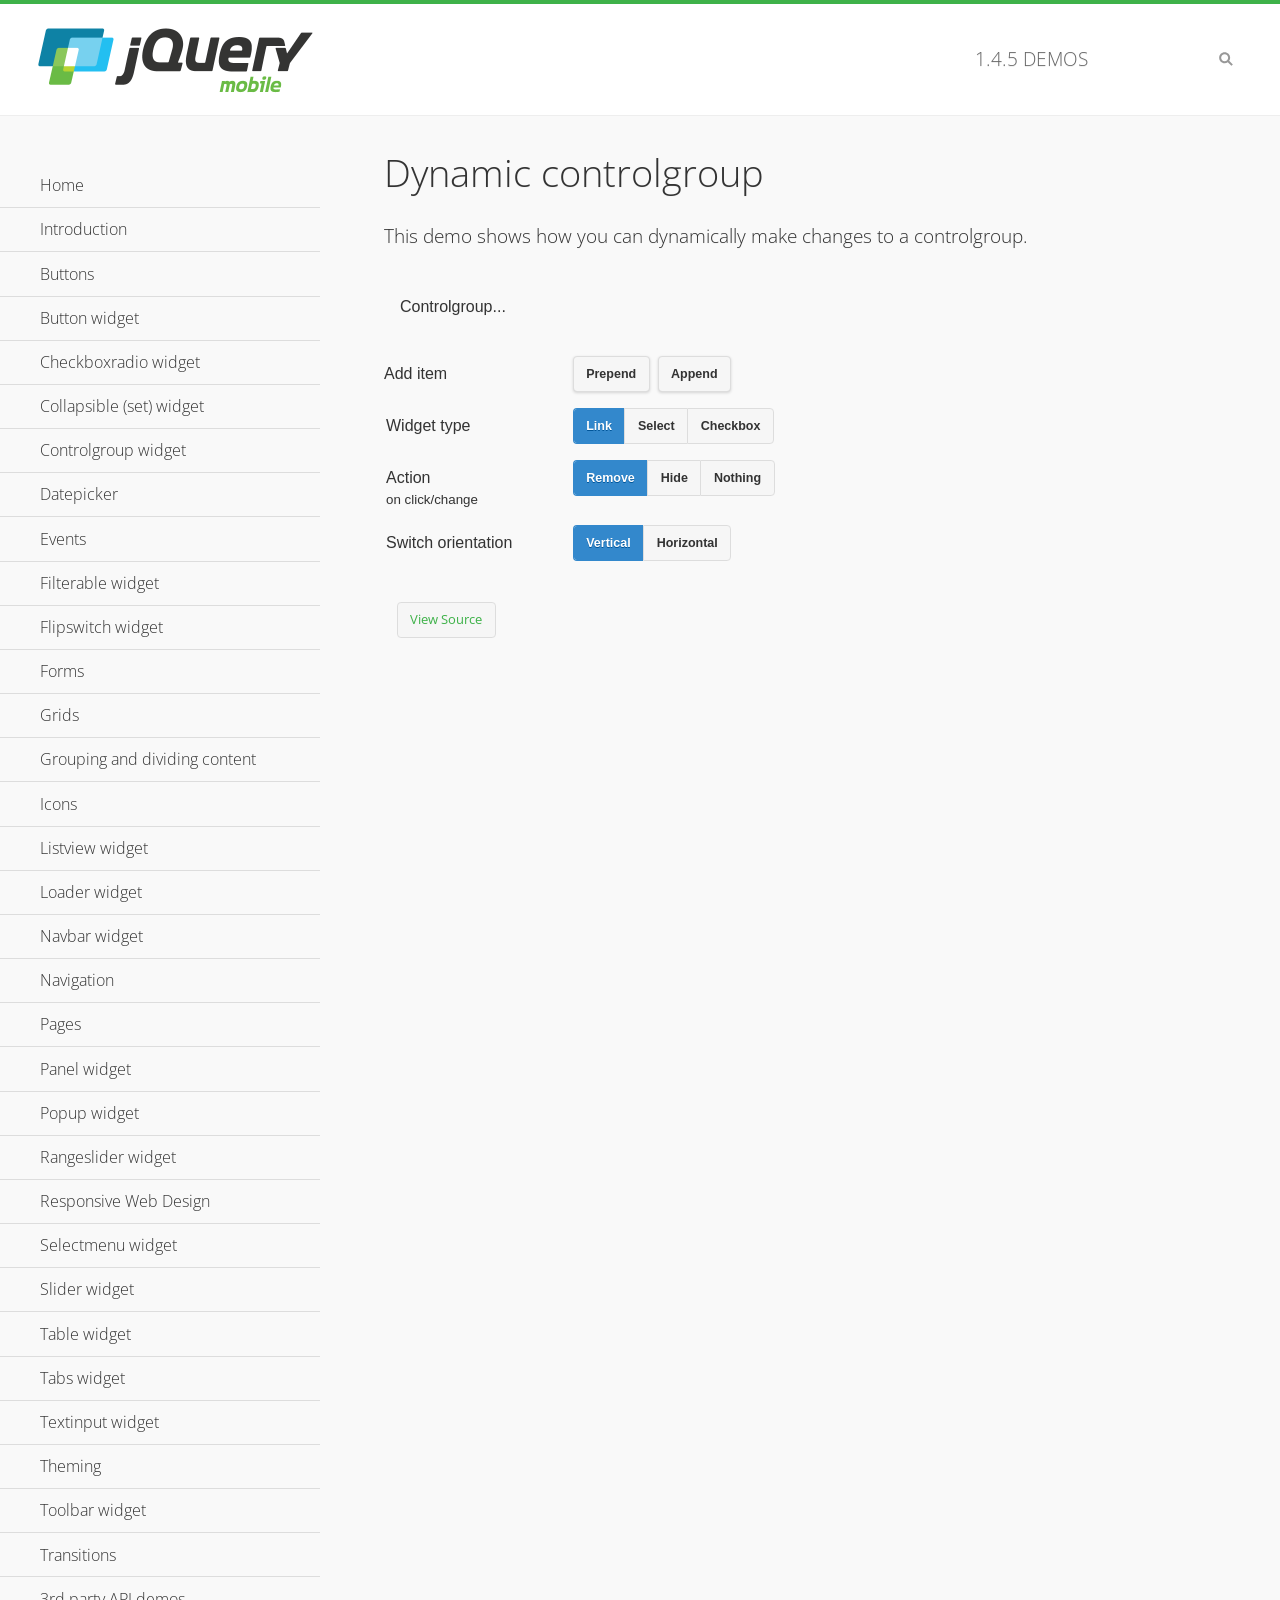
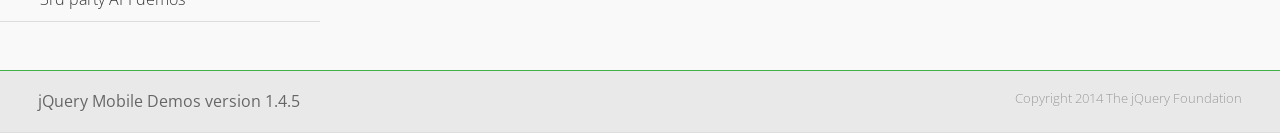
<file: www/JQueryMobile/demos/controlgroup-dynamic/index.html>
<!DOCTYPE html>
<html>
<head>
	<meta charset="utf-8">
	<meta name="viewport" content="width=device-width, initial-scale=1">
	<title>Dynamic controlgroup - jQuery Mobile Demos</title>
	<link rel="shortcut icon" href="../favicon.ico">
    <link rel="stylesheet" href="http://fonts.googleapis.com/css?family=Open+Sans:300,400,700">
	<link rel="stylesheet" href="../css/themes/default/jquery.mobile-1.4.5.min.css">
	<link rel="stylesheet" href="../_assets/css/jqm-demos.css">
	<script src="../js/jquery.js"></script>
	<script src="../_assets/js/index.js"></script>
	<script src="../js/jquery.mobile-1.4.5.min.js"></script>
	<script>
		( function( $, undefined ) {
			var counter = 0;
			$( document ).bind( "pagecreate", function( e ) {
				$( "#prepend, #append", e.target ).on( "click", function( e ) {
					counter++;

					var widgetType = $( "[name='radio-widget']:checked" ).attr( "id" ),
						group = $( "#my-controlgroup" ),
						$el,
						action = function() {
							var action = $( "[name='radio-action']:checked" ).attr( "id" );
							if ( $( $el[1] ).is( "select" ) && action === "hide" ) {
								$el = $( $el[1] ).parents( ".ui-select" );
							}
							$el[ action ]();
							group.controlgroup( "refresh" );
						};

					if ( widgetType === "link" ) {

						$el = $( "<a href='#'>Link " + counter + "</a>" ).bind( "click", action );
						$( "#my-controlgroup" ).controlgroup( "container" )[ $( this ).attr( "id" ) ]( $el );
						$el.buttonMarkup();

					} else if ( widgetType === "select" ) {

						$el = $( "<label for='widget" + counter + "'>Select " + counter + "</label><select id='widget" + counter + "'><option value='option1'>Select " + counter + "</option><option value='option2'>Select option</option></select>" );
						$( $el[ 1 ] ).bind( "change", action);
						$( "#my-controlgroup" ).controlgroup( "container" )[ $( this ).attr( "id" ) ]( $el );
						$( $el[ 1 ] ).selectmenu();

					} else {

						$el = $( "<label for='widget" + counter + "'>Checkbox " + counter + "</label><input type='checkbox' id='widget" + counter + "'></input>" );
						$( $el[ 1 ] ).bind( "change", action );
						$( "#my-controlgroup" ).controlgroup( "container" )[ $( this ).attr( "id" ) ]( $el );
						$( $el[ 1 ] ).checkboxradio();

					}

					group.controlgroup( "refresh" );
				});

				$( "[name='radio-orientation']" ).bind( "change", function( e ) {
					$( "#my-controlgroup" ).controlgroup( "option", "type", ( $( "#isHorizontal" ).is( ":checked" ) ? "horizontal" : "vertical" ) );
				});
			});
		})( jQuery );
	</script>
</head>
<body>
<div data-role="page" class="jqm-demos">

	<div data-role="header" class="jqm-header">
		<h2><a href="../" title="jQuery Mobile Demos home"><img src="../_assets/img/jquery-logo.png" alt="jQuery Mobile"></a></h2>
		<p><span class="jqm-version"></span> Demos</p>
		<a href="#" class="jqm-navmenu-link ui-btn ui-btn-icon-notext ui-corner-all ui-icon-bars ui-nodisc-icon ui-alt-icon ui-btn-left">Menu</a>
		<a href="#" class="jqm-search-link ui-btn ui-btn-icon-notext ui-corner-all ui-icon-search ui-nodisc-icon ui-alt-icon ui-btn-right">Search</a>
	</div><!-- /header -->

	<div role="main" class="ui-content jqm-content">

        <h1>Dynamic controlgroup</h1>

        <p>This demo shows how you can dynamically make changes to a controlgroup.</p>

        <div data-demo-html="true" data-demo-js="true">

            <form>
            	<div class="ui-body ui-body-d ui-corner-all">
                	<p>Controlgroup...</p>
                	<div data-role="controlgroup" id="my-controlgroup"><!-- items will be injected here --></div>
                </div>
            </form>

            <div class="ui-field-contain">
                <label for="prepend">Add item</label>
                <button id="prepend" data-mini="true" data-inline="true">Prepend</button>
                <label for="append" class="ui-hidden-accessible">Action</label>
                <button id="append" data-mini="true" data-inline="true">Append</button>
            </div>

            <form action="#" method="get">
            	<div class="ui-field-contain">
                    <fieldset data-role="controlgroup" data-type="horizontal" data-mini="true">
                        <legend>Widget type</legend>

                        <input type="radio" name="radio-widget" id="link" value="link" checked="checked">
                        <label for="link">Link</label>

                        <input type="radio" name="radio-widget" id="select" value="select">
                        <label for="select">Select</label>

                        <input type="radio" name="radio-widget" id="checkbox" value="checkbox">
                        <label for="checkbox">Checkbox</label>
                    </fieldset>
            	</div>

            	<div class="ui-field-contain">
                    <fieldset data-role="controlgroup" data-type="horizontal" data-mini="true">
                        <legend>Action<br><small>on click/change</small></legend>

                        <input type="radio" name="radio-action" id="remove" value="remove" checked="checked">
                        <label for="remove">Remove</label>

                        <input type="radio" name="radio-action" id="hide" value="hide">
                        <label for="hide">Hide</label>

                        <input type="radio" name="radio-action" id="width" value="width">
                        <label for="width">Nothing</label>
                    </fieldset>
            	</div>

            	<div class="ui-field-contain">
                    <fieldset data-role="controlgroup" data-type="horizontal" data-mini="true">
                        <legend>Switch orientation</legend>

                        <input type="radio" name="radio-orientation" id="isVertical" value="isVertical" checked="checked">
                        <label for="isVertical">Vertical</label>

                        <input type="radio" name="radio-orientation" id="isHorizontal" value="isHorizontal">
                        <label for="isHorizontal">Horizontal</label>
                    </fieldset>
            	</div>

            </form>

        </div><!--/demo-html -->

	</div><!-- /content -->
	    <div data-role="panel" class="jqm-navmenu-panel" data-position="left" data-display="overlay" data-theme="a">
	    	<ul class="jqm-list ui-alt-icon ui-nodisc-icon">
<li data-filtertext="demos homepage" data-icon="home"><a href=".././">Home</a></li>
<li data-filtertext="introduction overview getting started"><a href="../intro/" data-ajax="false">Introduction</a></li>
<li data-filtertext="buttons button markup buttonmarkup method anchor link button element"><a href="../button-markup/" data-ajax="false">Buttons</a></li>
<li data-filtertext="form button widget input button submit reset"><a href="../button/" data-ajax="false">Button widget</a></li>
<li data-role="collapsible" data-enhanced="true" data-collapsed-icon="carat-d" data-expanded-icon="carat-u" data-iconpos="right" data-inset="false" class="ui-collapsible ui-collapsible-themed-content ui-collapsible-collapsed">
	<h3 class="ui-collapsible-heading ui-collapsible-heading-collapsed">
		<a href="#" class="ui-collapsible-heading-toggle ui-btn ui-btn-icon-right ui-btn-inherit ui-icon-carat-d">
		    Checkboxradio widget<span class="ui-collapsible-heading-status"> click to expand contents</span>
		</a>
	</h3>
	<div class="ui-collapsible-content ui-body-inherit ui-collapsible-content-collapsed" aria-hidden="true">
		<ul>
			<li data-filtertext="form checkboxradio widget checkbox input checkboxes controlgroups"><a href="../checkboxradio-checkbox/" data-ajax="false">Checkboxes</a></li>
			<li data-filtertext="form checkboxradio widget radio input radio buttons controlgroups"><a href="../checkboxradio-radio/" data-ajax="false">Radio buttons</a></li>
		</ul>
	</div>
</li>
<li data-role="collapsible" data-enhanced="true" data-collapsed-icon="carat-d" data-expanded-icon="carat-u" data-iconpos="right" data-inset="false" class="ui-collapsible ui-collapsible-themed-content ui-collapsible-collapsed">
	<h3 class="ui-collapsible-heading ui-collapsible-heading-collapsed">
		<a href="#" class="ui-collapsible-heading-toggle ui-btn ui-btn-icon-right ui-btn-inherit ui-icon-carat-d">
			Collapsible (set) widget<span class="ui-collapsible-heading-status"> click to expand contents</span>
		</a>
	</h3>
	<div class="ui-collapsible-content ui-body-inherit ui-collapsible-content-collapsed" aria-hidden="true">
		<ul>
			<li data-filtertext="collapsibles content formatting"><a href="../collapsible/" data-ajax="false">Collapsible</a></li>
			<li data-filtertext="dynamic collapsible set accordion append expand"><a href="../collapsible-dynamic/" data-ajax="false">Dynamic collapsibles</a></li>
			<li data-filtertext="accordions collapsible set widget content formatting grouped collapsibles"><a href="../collapsibleset/" data-ajax="false">Collapsible set</a></li>
		</ul>
	</div>
</li>
<li data-role="collapsible" data-enhanced="true" data-collapsed-icon="carat-d" data-expanded-icon="carat-u" data-iconpos="right" data-inset="false" class="ui-collapsible ui-collapsible-themed-content ui-collapsible-collapsed">
	<h3 class="ui-collapsible-heading ui-collapsible-heading-collapsed">
		<a href="#" class="ui-collapsible-heading-toggle ui-btn ui-btn-icon-right ui-btn-inherit ui-icon-carat-d">
			Controlgroup widget<span class="ui-collapsible-heading-status"> click to expand contents</span>
		</a>
	</h3>
	<div class="ui-collapsible-content ui-body-inherit ui-collapsible-content-collapsed" aria-hidden="true">
		<ul>
			<li data-filtertext="controlgroups selectmenu checkboxradio input grouped buttons horizontal vertical"><a href="../controlgroup/" data-ajax="false">Controlgroup</a></li>
			<li data-filtertext="dynamic controlgroup dynamically add buttons"><a href="../controlgroup-dynamic/" data-ajax="false">Dynamic controlgroups</a></li>
		</ul>
	</div>
</li>
<li data-filtertext="form datepicker widget date input"><a href="../datepicker/" data-ajax="false">Datepicker</a></li>
<li data-role="collapsible" data-enhanced="true" data-collapsed-icon="carat-d" data-expanded-icon="carat-u" data-iconpos="right" data-inset="false" class="ui-collapsible ui-collapsible-themed-content ui-collapsible-collapsed">
	<h3 class="ui-collapsible-heading ui-collapsible-heading-collapsed">
		<a href="#" class="ui-collapsible-heading-toggle ui-btn ui-btn-icon-right ui-btn-inherit ui-icon-carat-d">
			Events<span class="ui-collapsible-heading-status"> click to expand contents</span>
		</a>
	</h3>
	<div class="ui-collapsible-content ui-body-inherit ui-collapsible-content-collapsed" aria-hidden="true">
		<ul>
			<li data-filtertext="swipe to delete list items listviews swipe events"><a href="../swipe-list/" data-ajax="false">Swipe list items</a></li>
			<li data-filtertext="swipe to navigate swipe page navigation swipe events"><a href="../swipe-page/" data-ajax="false">Swipe page navigation</a></li>
		</ul>
	</div>
</li>
<li data-filtertext="filterable filter elements sorting searching listview table"><a href="../filterable/" data-ajax="false">Filterable widget</a></li>
<li data-filtertext="form flipswitch widget flip toggle switch binary select checkbox input"><a href="../flipswitch/" data-ajax="false">Flipswitch widget</a></li>
<li data-role="collapsible" data-enhanced="true" data-collapsed-icon="carat-d" data-expanded-icon="carat-u" data-iconpos="right" data-inset="false" class="ui-collapsible ui-collapsible-themed-content ui-collapsible-collapsed">
	<h3 class="ui-collapsible-heading ui-collapsible-heading-collapsed">
		<a href="#" class="ui-collapsible-heading-toggle ui-btn ui-btn-icon-right ui-btn-inherit ui-icon-carat-d">
			Forms<span class="ui-collapsible-heading-status"> click to expand contents</span>
		</a>
	</h3>
	<div class="ui-collapsible-content ui-body-inherit ui-collapsible-content-collapsed" aria-hidden="true">
		<ul>
			<li data-filtertext="forms text checkbox radio range button submit reset inputs selects textarea slider flipswitch label form elements"><a href="../forms/" data-ajax="false">Forms</a></li>
			<li data-filtertext="form hide labels hidden accessible ui-hidden-accessible forms"><a href="../forms-label-hidden-accessible/" data-ajax="false">Hide labels</a></li>
			<li data-filtertext="form field containers fieldcontain ui-field-contain forms"><a href="../forms-field-contain/" data-ajax="false">Field containers</a></li>
			<li data-filtertext="forms disabled form elements"><a href="../forms-disabled/" data-ajax="false">Forms disabled</a></li>
			<li data-filtertext="forms gallery examples overview forms text checkbox radio range button submit reset inputs selects textarea slider flipswitch label form elements"><a href="../forms-gallery/" data-ajax="false">Forms gallery</a></li>
		</ul>
	</div>
</li>
<li data-role="collapsible" data-enhanced="true" data-collapsed-icon="carat-d" data-expanded-icon="carat-u" data-iconpos="right" data-inset="false" class="ui-collapsible ui-collapsible-themed-content ui-collapsible-collapsed">
	<h3 class="ui-collapsible-heading ui-collapsible-heading-collapsed">
		<a href="#" class="ui-collapsible-heading-toggle ui-btn ui-btn-icon-right ui-btn-inherit ui-icon-carat-d">
			Grids<span class="ui-collapsible-heading-status"> click to expand contents</span>
		</a>
	</h3>
	<div class="ui-collapsible-content ui-body-inherit ui-collapsible-content-collapsed" aria-hidden="true">
		<ul>
			<li data-filtertext="grids columns blocks content formatting rwd responsive css framework"><a href="../grids/" data-ajax="false">Grids</a></li>
			<li data-filtertext="buttons in grids css framework"><a href="../grids-buttons/" data-ajax="false">Buttons in grids</a></li>
			<li data-filtertext="custom responsive grids rwd css framework"><a href="../grids-custom-responsive/" data-ajax="false">Custom responsive grids</a></li>
		</ul>
	</div>
</li>
<li data-filtertext="blocks content formatting sections heading"><a href="../body-bar-classes/" data-ajax="false">Grouping and dividing content</a></li>
<li data-role="collapsible" data-enhanced="true" data-collapsed-icon="carat-d" data-expanded-icon="carat-u" data-iconpos="right" data-inset="false" class="ui-collapsible ui-collapsible-themed-content ui-collapsible-collapsed">
	<h3 class="ui-collapsible-heading ui-collapsible-heading-collapsed">
		<a href="#" class="ui-collapsible-heading-toggle ui-btn ui-btn-icon-right ui-btn-inherit ui-icon-carat-d">
			Icons<span class="ui-collapsible-heading-status"> click to expand contents</span>
		</a>
	</h3>
	<div class="ui-collapsible-content ui-body-inherit ui-collapsible-content-collapsed" aria-hidden="true">
		<ul>
			<li data-filtertext="button icons svg disc alt custom icon position"><a href="../icons/" data-ajax="false">Icons</a></li>
			<li data-filtertext=""><a href="../icons-grunticon/" data-ajax="false">Grunticon loader</a></li>
		</ul>
	</div>
</li>
<li data-role="collapsible" data-enhanced="true" data-collapsed-icon="carat-d" data-expanded-icon="carat-u" data-iconpos="right" data-inset="false" class="ui-collapsible ui-collapsible-themed-content ui-collapsible-collapsed">
	<h3 class="ui-collapsible-heading ui-collapsible-heading-collapsed">
		<a href="#" class="ui-collapsible-heading-toggle ui-btn ui-btn-icon-right ui-btn-inherit ui-icon-carat-d">
			Listview widget<span class="ui-collapsible-heading-status"> click to expand contents</span>
		</a>
	</h3>
	<div class="ui-collapsible-content ui-body-inherit ui-collapsible-content-collapsed" aria-hidden="true">
		<ul>
			<li data-filtertext="listview widget thumbnails icons nested split button collapsible ul ol"><a href="../listview/" data-ajax="false">Listview</a></li>
			<li data-filtertext="autocomplete filterable reveal listview filtertextbeforefilter placeholder"><a href="../listview-autocomplete/" data-ajax="false">Listview autocomplete</a></li>
			<li data-filtertext="autocomplete filterable reveal listview remote data filtertextbeforefilter placeholder"><a href="../listview-autocomplete-remote/" data-ajax="false">Listview autocomplete remote data</a></li>
			<li data-filtertext="autodividers anchor jump scroll linkbars listview lists ul ol"><a href="../listview-autodividers-linkbar/" data-ajax="false">Listview autodividers linkbar</a></li>
			<li data-filtertext="listview autodividers selector autodividersselector lists ul ol"><a href="../listview-autodividers-selector/" data-ajax="false">Listview autodividers selector</a></li>
			<li data-filtertext="listview nested list items"><a href="../listview-nested-lists/" data-ajax="false">Nested Listviews</a></li>
			<li data-filtertext="listview collapsible list items flat"><a href="../listview-collapsible-item-flat/" data-ajax="false">Listview collapsible list items (flat)</a></li>
			<li data-filtertext="listview collapsible list indented"><a href="../listview-collapsible-item-indented/" data-ajax="false">Listview collapsible list items (indented)</a></li>
			<li data-filtertext="grid listview responsive grids responsive listviews lists ul"><a href="../listview-grid/" data-ajax="false">Listview responsive grid</a></li>
		</ul>
	</div>
</li>
<li data-filtertext="loader widget page loading navigation overlay spinner"><a href="../loader/" data-ajax="false">Loader widget</a></li>
<li data-filtertext="navbar widget navmenu toolbars header footer"><a href="../navbar/" data-ajax="false">Navbar widget</a></li>
<li data-role="collapsible" data-enhanced="true" data-collapsed-icon="carat-d" data-expanded-icon="carat-u" data-iconpos="right" data-inset="false" class="ui-collapsible ui-collapsible-themed-content ui-collapsible-collapsed">
	<h3 class="ui-collapsible-heading ui-collapsible-heading-collapsed">
		<a href="#" class="ui-collapsible-heading-toggle ui-btn ui-btn-icon-right ui-btn-inherit ui-icon-carat-d">
			Navigation<span class="ui-collapsible-heading-status"> click to expand contents</span>
		</a>
	</h3>
	<div class="ui-collapsible-content ui-body-inherit ui-collapsible-content-collapsed" aria-hidden="true">
		<ul>
			<li data-filtertext="ajax navigation navigate widget history event method"><a href="../navigation/" data-ajax="false">Navigation</a></li>
			<li data-filtertext="linking pages page links navigation ajax prefetch cache"><a href="../navigation-linking-pages/" data-ajax="false">Linking pages</a></li>
			<!-- <li data-filtertext="php redirect server redirection server-side navigation"><a href="../navigation-php-redirect/" data-ajax="false">PHP redirect demo</a></li>-->
			<li data-filtertext="navigation redirection hash query"><a href="../navigation-hash-processing/" data-ajax="false">Hash processing demo</a></li>
			<li data-filtertext="navigation redirection hash query"><a href="../page-events/" data-ajax="false">Page Navigation Events</a></li>
		</ul>
	</div>
</li>
<li data-role="collapsible" data-enhanced="true" data-collapsed-icon="carat-d" data-expanded-icon="carat-u" data-iconpos="right" data-inset="false" class="ui-collapsible ui-collapsible-themed-content ui-collapsible-collapsed">
	<h3 class="ui-collapsible-heading ui-collapsible-heading-collapsed">
		<a href="#" class="ui-collapsible-heading-toggle ui-btn ui-btn-icon-right ui-btn-inherit ui-icon-carat-d">
			Pages<span class="ui-collapsible-heading-status"> click to expand contents</span>
		</a>
	</h3>
	<div class="ui-collapsible-content ui-body-inherit ui-collapsible-content-collapsed" aria-hidden="true">
		<ul>
			<li data-filtertext="pages page widget ajax navigation"><a href="../pages/" data-ajax="false">Pages</a></li>
			<li data-filtertext="single page"><a href="../pages-single-page/" data-ajax="false">Single page</a></li>
			<li data-filtertext="multipage multi-page page"><a href="../pages-multi-page/" data-ajax="false">Multi-page template</a></li>
			<li data-filtertext="dialog page widget modal popup"><a href="../pages-dialog/" data-ajax="false">Dialog page</a></li>
		</ul>
	</div>
</li>
<li data-role="collapsible" data-enhanced="true" data-collapsed-icon="carat-d" data-expanded-icon="carat-u" data-iconpos="right" data-inset="false" class="ui-collapsible ui-collapsible-themed-content ui-collapsible-collapsed">
	<h3 class="ui-collapsible-heading ui-collapsible-heading-collapsed">
		<a href="#" class="ui-collapsible-heading-toggle ui-btn ui-btn-icon-right ui-btn-inherit ui-icon-carat-d">
			Panel widget<span class="ui-collapsible-heading-status"> click to expand contents</span>
		</a>
	</h3>
	<div class="ui-collapsible-content ui-body-inherit ui-collapsible-content-collapsed" aria-hidden="true">
		<ul>
			<li data-filtertext="panel widget sliding panels reveal push overlay responsive"><a href="../panel/" data-ajax="false">Panel</a></li>
			<li data-filtertext=""><a href="../panel-external/" data-ajax="false">External panels</a></li>
			<li data-filtertext="panel "><a href="../panel-fixed/" data-ajax="false">Fixed panels</a></li>
			<li data-filtertext="panel slide panels sliding panels shadow rwd responsive breakpoint"><a href="../panel-responsive/" data-ajax="false">Panels responsive</a></li>
			<li data-filtertext="panel custom style custom panel width reveal shadow listview panel styling page background wrapper"><a href="../panel-styling/" data-ajax="false">Custom panel style</a></li>
			<li data-filtertext="panel open on swipe"><a href="../panel-swipe-open/" data-ajax="false">Panel open on swipe</a></li>
			<li data-filtertext="panels outside page internal external toolbars"><a href="../panel-external-internal/" data-ajax="false">Panel external and internal</a></li>
		</ul>
	</div>
</li>
<li data-role="collapsible" data-enhanced="true" data-collapsed-icon="carat-d" data-expanded-icon="carat-u" data-iconpos="right" data-inset="false" class="ui-collapsible ui-collapsible-themed-content ui-collapsible-collapsed">
	<h3 class="ui-collapsible-heading ui-collapsible-heading-collapsed">
		<a href="#" class="ui-collapsible-heading-toggle ui-btn ui-btn-icon-right ui-btn-inherit ui-icon-carat-d">
			Popup widget<span class="ui-collapsible-heading-status"> click to expand contents</span>
		</a>
	</h3>
	<div class="ui-collapsible-content ui-body-inherit ui-collapsible-content-collapsed" aria-hidden="true">
		<ul>
			<li data-filtertext="popup widget popups dialog modal transition tooltip lightbox form overlay screen flip pop fade transition"><a href="../popup/" data-ajax="false">Popup</a></li>
			<li data-filtertext="popup alignment position"><a href="../popup-alignment/" data-ajax="false">Popup alignment</a></li>
			<li data-filtertext="popup arrow size popups popover"><a href="../popup-arrow-size/" data-ajax="false">Popup arrow size</a></li>
			<li data-filtertext="dynamic popups popup images lightbox"><a href="../popup-dynamic/" data-ajax="false">Dynamic popups</a></li>
			<li data-filtertext="popups with iframes scaling"><a href="../popup-iframe/" data-ajax="false">Popups with iframes</a></li>
			<li data-filtertext="popup image scaling"><a href="../popup-image-scaling/" data-ajax="false">Popup image scaling</a></li>
			<li data-filtertext="external popup outside multi-page"><a href="../popup-outside-multipage/" data-ajax="false">Popup outside multi-page</a></li>
		</ul>
	</div>
</li>
<li data-filtertext="form rangeslider widget dual sliders dual handle sliders range input"><a href="../rangeslider/" data-ajax="false">Rangeslider widget</a></li>
<li data-filtertext="responsive web design rwd adaptive progressive enhancement PE accessible mobile breakpoints media query media queries"><a href="../rwd/" data-ajax="false">Responsive Web Design</a></li>
<li data-role="collapsible" data-enhanced="true" data-collapsed-icon="carat-d" data-expanded-icon="carat-u" data-iconpos="right" data-inset="false" class="ui-collapsible ui-collapsible-themed-content ui-collapsible-collapsed">
	<h3 class="ui-collapsible-heading ui-collapsible-heading-collapsed">
		<a href="#" class="ui-collapsible-heading-toggle ui-btn ui-btn-icon-right ui-btn-inherit ui-icon-carat-d">
			Selectmenu widget<span class="ui-collapsible-heading-status"> click to expand contents</span>
		</a>
	</h3>
	<div class="ui-collapsible-content ui-body-inherit ui-collapsible-content-collapsed" aria-hidden="true">
		<ul>
			<li data-filtertext="form selectmenu widget select input custom select menu selects"><a href="../selectmenu/" data-ajax="false">Selectmenu</a></li>
			<li data-filtertext="form custom select menu selectmenu widget custom menu option optgroup multiple selects"><a href="../selectmenu-custom/" data-ajax="false">Custom select menu</a></li>
			<li data-filtertext="filterable select filter popup dialog"><a href="../selectmenu-custom-filter/" data-ajax="false">Custom select menu with filter</a></li>
		</ul>
	</div>
</li>
<li data-role="collapsible" data-enhanced="true" data-collapsed-icon="carat-d" data-expanded-icon="carat-u" data-iconpos="right" data-inset="false" class="ui-collapsible ui-collapsible-themed-content ui-collapsible-collapsed">
	<h3 class="ui-collapsible-heading ui-collapsible-heading-collapsed">
		<a href="#" class="ui-collapsible-heading-toggle ui-btn ui-btn-icon-right ui-btn-inherit ui-icon-carat-d">
			Slider widget<span class="ui-collapsible-heading-status"> click to expand contents</span>
		</a>
	</h3>
	<div class="ui-collapsible-content ui-body-inherit ui-collapsible-content-collapsed" aria-hidden="true">
		<ul>
			<li data-filtertext="form slider widget range input single sliders"><a href="../slider/" data-ajax="false">Slider</a></li>
			<li data-filtertext="form slider widget flipswitch slider binary select flip toggle switch"><a href="../slider-flipswitch/" data-ajax="false">Slider flip toggle switch</a></li>
			<li data-filtertext="form slider tooltip handle value input range sliders"><a href="../slider-tooltip/" data-ajax="false">Slider tooltip</a></li>
		</ul>
	</div>
</li>
<li data-role="collapsible" data-enhanced="true" data-collapsed-icon="carat-d" data-expanded-icon="carat-u" data-iconpos="right" data-inset="false" class="ui-collapsible ui-collapsible-themed-content ui-collapsible-collapsed">
	<h3 class="ui-collapsible-heading ui-collapsible-heading-collapsed">
		<a href="#" class="ui-collapsible-heading-toggle ui-btn ui-btn-icon-right ui-btn-inherit ui-icon-carat-d">
			Table widget<span class="ui-collapsible-heading-status"> click to expand contents</span>
		</a>
	</h3>
	<div class="ui-collapsible-content ui-body-inherit ui-collapsible-content-collapsed" aria-hidden="true">
		<ul>
			<li data-filtertext="table widget reflow column toggle th td responsive tables rwd hide show tabular"><a href="../table-column-toggle/" data-ajax="false">Table Column Toggle</a></li>
			<li data-filtertext="table column toggle phone comparison demo"><a href="../table-column-toggle-example/" data-ajax="false">Table Column Toggle demo</a></li>
			<li data-filtertext="responsive tables table column toggle heading groups rwd breakpoint"><a href="../table-column-toggle-heading-groups/" data-ajax="false">Table Column Toggle heading groups</a></li>
			<li data-filtertext="responsive tables table column toggle hide rwd breakpoint customization options"><a href="../table-column-toggle-options/" data-ajax="false">Table Column Toggle options</a></li>
			<li data-filtertext="table reflow th td responsive rwd columns tabular"><a href="../table-reflow/" data-ajax="false">Table Reflow</a></li>
			<li data-filtertext="responsive tables table reflow heading groups rwd breakpoint"><a href="../table-reflow-heading-groups/" data-ajax="false">Table Reflow heading groups</a></li>
			<li data-filtertext="responsive tables table reflow stripes strokes table style"><a href="../table-reflow-stripes-strokes/" data-ajax="false">Table Reflow stripes and strokes</a></li>
			<li data-filtertext="responsive tables table reflow stack custom styles"><a href="../table-reflow-styling/" data-ajax="false">Table Reflow custom styles</a></li>
		</ul>
	</div>
</li>
<li data-filtertext="ui tabs widget"><a href="../tabs/" data-ajax="false">Tabs widget</a></li>
<li data-filtertext="form textinput widget text input textarea number date time tel email file color password"><a href="../textinput/" data-ajax="false">Textinput widget</a></li>
<li data-role="collapsible" data-enhanced="true" data-collapsed-icon="carat-d" data-expanded-icon="carat-u" data-iconpos="right" data-inset="false" class="ui-collapsible ui-collapsible-themed-content ui-collapsible-collapsed">
	<h3 class="ui-collapsible-heading ui-collapsible-heading-collapsed">
		<a href="#" class="ui-collapsible-heading-toggle ui-btn ui-btn-icon-right ui-btn-inherit ui-icon-carat-d">
			Theming<span class="ui-collapsible-heading-status"> click to expand contents</span>
		</a>
	</h3>
	<div class="ui-collapsible-content ui-body-inherit ui-collapsible-content-collapsed" aria-hidden="true">
		<ul>
			<li data-filtertext="default theme swatches theming style css"><a href="../theme-default/" data-ajax="false">Default theme</a></li>
			<li data-filtertext="classic theme old theme swatches theming style css"><a href="../theme-classic/" data-ajax="false">Classic theme</a></li>
		</ul>
	</div>
</li>
<li data-role="collapsible" data-enhanced="true" data-collapsed-icon="carat-d" data-expanded-icon="carat-u" data-iconpos="right" data-inset="false" class="ui-collapsible ui-collapsible-themed-content ui-collapsible-collapsed">
	<h3 class="ui-collapsible-heading ui-collapsible-heading-collapsed">
		<a href="#" class="ui-collapsible-heading-toggle ui-btn ui-btn-icon-right ui-btn-inherit ui-icon-carat-d">
			Toolbar widget<span class="ui-collapsible-heading-status"> click to expand contents</span>
		</a>
	</h3>
	<div class="ui-collapsible-content ui-body-inherit ui-collapsible-content-collapsed" aria-hidden="true">
		<ul>
			<li data-filtertext="toolbar widget header footer toolbars fixed fullscreen external sections"><a href="../toolbar/" data-ajax="false">Toolbar</a></li>
			<li data-filtertext="dynamic toolbars dynamically add toolbar header footer"><a href="../toolbar-dynamic/" data-ajax="false">Dynamic toolbars</a></li>
			<li data-filtertext="external toolbars header footer"><a href="../toolbar-external/" data-ajax="false">External toolbars</a></li>
			<li data-filtertext="fixed toolbars header footer"><a href="../toolbar-fixed/" data-ajax="false">Fixed toolbars</a></li>
			<li data-filtertext="fixed fullscreen toolbars header footer"><a href="../toolbar-fixed-fullscreen/" data-ajax="false">Fullscreen toolbars</a></li>
			<li data-filtertext="external fixed toolbars header footer"><a href="../toolbar-fixed-external/" data-ajax="false">Fixed external toolbars</a></li>
			<li data-filtertext="external persistent toolbars header footer navbar navmenu"><a href="../toolbar-fixed-persistent/" data-ajax="false">Persistent toolbars</a></li>
			<li data-filtertext="external ajax optimized toolbars persistent toolbars header footer navbar"><a href="../toolbar-fixed-persistent-optimized/" data-ajax="false">Ajax optimized toolbars</a></li>
			<li data-filtertext="form in toolbars header footer"><a href="../toolbar-fixed-forms/" data-ajax="false">Form in toolbar</a></li>
		</ul>
	</div>
</li>
<li data-filtertext="page transitions animated pages popup navigation flip slide fade pop"><a href="../transitions/" data-ajax="false">Transitions</a></li>
<li data-role="collapsible" data-enhanced="true" data-collapsed-icon="carat-d" data-expanded-icon="carat-u" data-iconpos="right" data-inset="false" class="ui-collapsible ui-collapsible-themed-content ui-collapsible-collapsed">
	<h3 class="ui-collapsible-heading ui-collapsible-heading-collapsed">
		<a href="#" class="ui-collapsible-heading-toggle ui-btn ui-btn-icon-right ui-btn-inherit ui-icon-carat-d">
			3rd party API demos<span class="ui-collapsible-heading-status"> click to expand contents</span>
		</a>
	</h3>
	<div class="ui-collapsible-content ui-body-inherit ui-collapsible-content-collapsed" aria-hidden="true">
		<ul>
			<li data-filtertext="backbone requirejs navigation router"><a href="../backbone-requirejs/" data-ajax="false">Backbone RequireJS</a></li>
			<li data-filtertext="google maps geolocation demo"><a href="../map-geolocation/" data-ajax="false">Google Maps geolocation</a></li>
			<li data-filtertext="google maps hybrid"><a href="../map-list-toggle/" data-ajax="false">Google Maps list toggle</a></li>
		</ul>
	</div>
</li>



		     </ul>
		</div><!-- /panel -->


	<div data-role="footer" data-position="fixed" data-tap-toggle="false" class="jqm-footer">
		<p>jQuery Mobile Demos version <span class="jqm-version"></span></p>
		<p>Copyright 2014 The jQuery Foundation</p>
	</div><!-- /footer -->
	<!-- TODO: This should become an external panel so we can add input to markup (unique ID) -->
    <div data-role="panel" class="jqm-search-panel" data-position="right" data-display="overlay" data-theme="a">
		<div class="jqm-search">
			<ul class="jqm-list" data-filter-placeholder="Search demos..." data-filter-reveal="true">
<li data-filtertext="demos homepage" data-icon="home"><a href=".././">Home</a></li>
<li data-filtertext="introduction overview getting started"><a href="../intro/" data-ajax="false">Introduction</a></li>
<li data-filtertext="buttons button markup buttonmarkup method anchor link button element"><a href="../button-markup/" data-ajax="false">Buttons</a></li>
<li data-filtertext="form button widget input button submit reset"><a href="../button/" data-ajax="false">Button widget</a></li>
<li data-role="collapsible" data-enhanced="true" data-collapsed-icon="carat-d" data-expanded-icon="carat-u" data-iconpos="right" data-inset="false" class="ui-collapsible ui-collapsible-themed-content ui-collapsible-collapsed">
	<h3 class="ui-collapsible-heading ui-collapsible-heading-collapsed">
		<a href="#" class="ui-collapsible-heading-toggle ui-btn ui-btn-icon-right ui-btn-inherit ui-icon-carat-d">
		    Checkboxradio widget<span class="ui-collapsible-heading-status"> click to expand contents</span>
		</a>
	</h3>
	<div class="ui-collapsible-content ui-body-inherit ui-collapsible-content-collapsed" aria-hidden="true">
		<ul>
			<li data-filtertext="form checkboxradio widget checkbox input checkboxes controlgroups"><a href="../checkboxradio-checkbox/" data-ajax="false">Checkboxes</a></li>
			<li data-filtertext="form checkboxradio widget radio input radio buttons controlgroups"><a href="../checkboxradio-radio/" data-ajax="false">Radio buttons</a></li>
		</ul>
	</div>
</li>
<li data-role="collapsible" data-enhanced="true" data-collapsed-icon="carat-d" data-expanded-icon="carat-u" data-iconpos="right" data-inset="false" class="ui-collapsible ui-collapsible-themed-content ui-collapsible-collapsed">
	<h3 class="ui-collapsible-heading ui-collapsible-heading-collapsed">
		<a href="#" class="ui-collapsible-heading-toggle ui-btn ui-btn-icon-right ui-btn-inherit ui-icon-carat-d">
			Collapsible (set) widget<span class="ui-collapsible-heading-status"> click to expand contents</span>
		</a>
	</h3>
	<div class="ui-collapsible-content ui-body-inherit ui-collapsible-content-collapsed" aria-hidden="true">
		<ul>
			<li data-filtertext="collapsibles content formatting"><a href="../collapsible/" data-ajax="false">Collapsible</a></li>
			<li data-filtertext="dynamic collapsible set accordion append expand"><a href="../collapsible-dynamic/" data-ajax="false">Dynamic collapsibles</a></li>
			<li data-filtertext="accordions collapsible set widget content formatting grouped collapsibles"><a href="../collapsibleset/" data-ajax="false">Collapsible set</a></li>
		</ul>
	</div>
</li>
<li data-role="collapsible" data-enhanced="true" data-collapsed-icon="carat-d" data-expanded-icon="carat-u" data-iconpos="right" data-inset="false" class="ui-collapsible ui-collapsible-themed-content ui-collapsible-collapsed">
	<h3 class="ui-collapsible-heading ui-collapsible-heading-collapsed">
		<a href="#" class="ui-collapsible-heading-toggle ui-btn ui-btn-icon-right ui-btn-inherit ui-icon-carat-d">
			Controlgroup widget<span class="ui-collapsible-heading-status"> click to expand contents</span>
		</a>
	</h3>
	<div class="ui-collapsible-content ui-body-inherit ui-collapsible-content-collapsed" aria-hidden="true">
		<ul>
			<li data-filtertext="controlgroups selectmenu checkboxradio input grouped buttons horizontal vertical"><a href="../controlgroup/" data-ajax="false">Controlgroup</a></li>
			<li data-filtertext="dynamic controlgroup dynamically add buttons"><a href="../controlgroup-dynamic/" data-ajax="false">Dynamic controlgroups</a></li>
		</ul>
	</div>
</li>
<li data-filtertext="form datepicker widget date input"><a href="../datepicker/" data-ajax="false">Datepicker</a></li>
<li data-role="collapsible" data-enhanced="true" data-collapsed-icon="carat-d" data-expanded-icon="carat-u" data-iconpos="right" data-inset="false" class="ui-collapsible ui-collapsible-themed-content ui-collapsible-collapsed">
	<h3 class="ui-collapsible-heading ui-collapsible-heading-collapsed">
		<a href="#" class="ui-collapsible-heading-toggle ui-btn ui-btn-icon-right ui-btn-inherit ui-icon-carat-d">
			Events<span class="ui-collapsible-heading-status"> click to expand contents</span>
		</a>
	</h3>
	<div class="ui-collapsible-content ui-body-inherit ui-collapsible-content-collapsed" aria-hidden="true">
		<ul>
			<li data-filtertext="swipe to delete list items listviews swipe events"><a href="../swipe-list/" data-ajax="false">Swipe list items</a></li>
			<li data-filtertext="swipe to navigate swipe page navigation swipe events"><a href="../swipe-page/" data-ajax="false">Swipe page navigation</a></li>
		</ul>
	</div>
</li>
<li data-filtertext="filterable filter elements sorting searching listview table"><a href="../filterable/" data-ajax="false">Filterable widget</a></li>
<li data-filtertext="form flipswitch widget flip toggle switch binary select checkbox input"><a href="../flipswitch/" data-ajax="false">Flipswitch widget</a></li>
<li data-role="collapsible" data-enhanced="true" data-collapsed-icon="carat-d" data-expanded-icon="carat-u" data-iconpos="right" data-inset="false" class="ui-collapsible ui-collapsible-themed-content ui-collapsible-collapsed">
	<h3 class="ui-collapsible-heading ui-collapsible-heading-collapsed">
		<a href="#" class="ui-collapsible-heading-toggle ui-btn ui-btn-icon-right ui-btn-inherit ui-icon-carat-d">
			Forms<span class="ui-collapsible-heading-status"> click to expand contents</span>
		</a>
	</h3>
	<div class="ui-collapsible-content ui-body-inherit ui-collapsible-content-collapsed" aria-hidden="true">
		<ul>
			<li data-filtertext="forms text checkbox radio range button submit reset inputs selects textarea slider flipswitch label form elements"><a href="../forms/" data-ajax="false">Forms</a></li>
			<li data-filtertext="form hide labels hidden accessible ui-hidden-accessible forms"><a href="../forms-label-hidden-accessible/" data-ajax="false">Hide labels</a></li>
			<li data-filtertext="form field containers fieldcontain ui-field-contain forms"><a href="../forms-field-contain/" data-ajax="false">Field containers</a></li>
			<li data-filtertext="forms disabled form elements"><a href="../forms-disabled/" data-ajax="false">Forms disabled</a></li>
			<li data-filtertext="forms gallery examples overview forms text checkbox radio range button submit reset inputs selects textarea slider flipswitch label form elements"><a href="../forms-gallery/" data-ajax="false">Forms gallery</a></li>
		</ul>
	</div>
</li>
<li data-role="collapsible" data-enhanced="true" data-collapsed-icon="carat-d" data-expanded-icon="carat-u" data-iconpos="right" data-inset="false" class="ui-collapsible ui-collapsible-themed-content ui-collapsible-collapsed">
	<h3 class="ui-collapsible-heading ui-collapsible-heading-collapsed">
		<a href="#" class="ui-collapsible-heading-toggle ui-btn ui-btn-icon-right ui-btn-inherit ui-icon-carat-d">
			Grids<span class="ui-collapsible-heading-status"> click to expand contents</span>
		</a>
	</h3>
	<div class="ui-collapsible-content ui-body-inherit ui-collapsible-content-collapsed" aria-hidden="true">
		<ul>
			<li data-filtertext="grids columns blocks content formatting rwd responsive css framework"><a href="../grids/" data-ajax="false">Grids</a></li>
			<li data-filtertext="buttons in grids css framework"><a href="../grids-buttons/" data-ajax="false">Buttons in grids</a></li>
			<li data-filtertext="custom responsive grids rwd css framework"><a href="../grids-custom-responsive/" data-ajax="false">Custom responsive grids</a></li>
		</ul>
	</div>
</li>
<li data-filtertext="blocks content formatting sections heading"><a href="../body-bar-classes/" data-ajax="false">Grouping and dividing content</a></li>
<li data-role="collapsible" data-enhanced="true" data-collapsed-icon="carat-d" data-expanded-icon="carat-u" data-iconpos="right" data-inset="false" class="ui-collapsible ui-collapsible-themed-content ui-collapsible-collapsed">
	<h3 class="ui-collapsible-heading ui-collapsible-heading-collapsed">
		<a href="#" class="ui-collapsible-heading-toggle ui-btn ui-btn-icon-right ui-btn-inherit ui-icon-carat-d">
			Icons<span class="ui-collapsible-heading-status"> click to expand contents</span>
		</a>
	</h3>
	<div class="ui-collapsible-content ui-body-inherit ui-collapsible-content-collapsed" aria-hidden="true">
		<ul>
			<li data-filtertext="button icons svg disc alt custom icon position"><a href="../icons/" data-ajax="false">Icons</a></li>
			<li data-filtertext=""><a href="../icons-grunticon/" data-ajax="false">Grunticon loader</a></li>
		</ul>
	</div>
</li>
<li data-role="collapsible" data-enhanced="true" data-collapsed-icon="carat-d" data-expanded-icon="carat-u" data-iconpos="right" data-inset="false" class="ui-collapsible ui-collapsible-themed-content ui-collapsible-collapsed">
	<h3 class="ui-collapsible-heading ui-collapsible-heading-collapsed">
		<a href="#" class="ui-collapsible-heading-toggle ui-btn ui-btn-icon-right ui-btn-inherit ui-icon-carat-d">
			Listview widget<span class="ui-collapsible-heading-status"> click to expand contents</span>
		</a>
	</h3>
	<div class="ui-collapsible-content ui-body-inherit ui-collapsible-content-collapsed" aria-hidden="true">
		<ul>
			<li data-filtertext="listview widget thumbnails icons nested split button collapsible ul ol"><a href="../listview/" data-ajax="false">Listview</a></li>
			<li data-filtertext="autocomplete filterable reveal listview filtertextbeforefilter placeholder"><a href="../listview-autocomplete/" data-ajax="false">Listview autocomplete</a></li>
			<li data-filtertext="autocomplete filterable reveal listview remote data filtertextbeforefilter placeholder"><a href="../listview-autocomplete-remote/" data-ajax="false">Listview autocomplete remote data</a></li>
			<li data-filtertext="autodividers anchor jump scroll linkbars listview lists ul ol"><a href="../listview-autodividers-linkbar/" data-ajax="false">Listview autodividers linkbar</a></li>
			<li data-filtertext="listview autodividers selector autodividersselector lists ul ol"><a href="../listview-autodividers-selector/" data-ajax="false">Listview autodividers selector</a></li>
			<li data-filtertext="listview nested list items"><a href="../listview-nested-lists/" data-ajax="false">Nested Listviews</a></li>
			<li data-filtertext="listview collapsible list items flat"><a href="../listview-collapsible-item-flat/" data-ajax="false">Listview collapsible list items (flat)</a></li>
			<li data-filtertext="listview collapsible list indented"><a href="../listview-collapsible-item-indented/" data-ajax="false">Listview collapsible list items (indented)</a></li>
			<li data-filtertext="grid listview responsive grids responsive listviews lists ul"><a href="../listview-grid/" data-ajax="false">Listview responsive grid</a></li>
		</ul>
	</div>
</li>
<li data-filtertext="loader widget page loading navigation overlay spinner"><a href="../loader/" data-ajax="false">Loader widget</a></li>
<li data-filtertext="navbar widget navmenu toolbars header footer"><a href="../navbar/" data-ajax="false">Navbar widget</a></li>
<li data-role="collapsible" data-enhanced="true" data-collapsed-icon="carat-d" data-expanded-icon="carat-u" data-iconpos="right" data-inset="false" class="ui-collapsible ui-collapsible-themed-content ui-collapsible-collapsed">
	<h3 class="ui-collapsible-heading ui-collapsible-heading-collapsed">
		<a href="#" class="ui-collapsible-heading-toggle ui-btn ui-btn-icon-right ui-btn-inherit ui-icon-carat-d">
			Navigation<span class="ui-collapsible-heading-status"> click to expand contents</span>
		</a>
	</h3>
	<div class="ui-collapsible-content ui-body-inherit ui-collapsible-content-collapsed" aria-hidden="true">
		<ul>
			<li data-filtertext="ajax navigation navigate widget history event method"><a href="../navigation/" data-ajax="false">Navigation</a></li>
			<li data-filtertext="linking pages page links navigation ajax prefetch cache"><a href="../navigation-linking-pages/" data-ajax="false">Linking pages</a></li>
			<!-- <li data-filtertext="php redirect server redirection server-side navigation"><a href="../navigation-php-redirect/" data-ajax="false">PHP redirect demo</a></li>-->
			<li data-filtertext="navigation redirection hash query"><a href="../navigation-hash-processing/" data-ajax="false">Hash processing demo</a></li>
			<li data-filtertext="navigation redirection hash query"><a href="../page-events/" data-ajax="false">Page Navigation Events</a></li>
		</ul>
	</div>
</li>
<li data-role="collapsible" data-enhanced="true" data-collapsed-icon="carat-d" data-expanded-icon="carat-u" data-iconpos="right" data-inset="false" class="ui-collapsible ui-collapsible-themed-content ui-collapsible-collapsed">
	<h3 class="ui-collapsible-heading ui-collapsible-heading-collapsed">
		<a href="#" class="ui-collapsible-heading-toggle ui-btn ui-btn-icon-right ui-btn-inherit ui-icon-carat-d">
			Pages<span class="ui-collapsible-heading-status"> click to expand contents</span>
		</a>
	</h3>
	<div class="ui-collapsible-content ui-body-inherit ui-collapsible-content-collapsed" aria-hidden="true">
		<ul>
			<li data-filtertext="pages page widget ajax navigation"><a href="../pages/" data-ajax="false">Pages</a></li>
			<li data-filtertext="single page"><a href="../pages-single-page/" data-ajax="false">Single page</a></li>
			<li data-filtertext="multipage multi-page page"><a href="../pages-multi-page/" data-ajax="false">Multi-page template</a></li>
			<li data-filtertext="dialog page widget modal popup"><a href="../pages-dialog/" data-ajax="false">Dialog page</a></li>
		</ul>
	</div>
</li>
<li data-role="collapsible" data-enhanced="true" data-collapsed-icon="carat-d" data-expanded-icon="carat-u" data-iconpos="right" data-inset="false" class="ui-collapsible ui-collapsible-themed-content ui-collapsible-collapsed">
	<h3 class="ui-collapsible-heading ui-collapsible-heading-collapsed">
		<a href="#" class="ui-collapsible-heading-toggle ui-btn ui-btn-icon-right ui-btn-inherit ui-icon-carat-d">
			Panel widget<span class="ui-collapsible-heading-status"> click to expand contents</span>
		</a>
	</h3>
	<div class="ui-collapsible-content ui-body-inherit ui-collapsible-content-collapsed" aria-hidden="true">
		<ul>
			<li data-filtertext="panel widget sliding panels reveal push overlay responsive"><a href="../panel/" data-ajax="false">Panel</a></li>
			<li data-filtertext=""><a href="../panel-external/" data-ajax="false">External panels</a></li>
			<li data-filtertext="panel "><a href="../panel-fixed/" data-ajax="false">Fixed panels</a></li>
			<li data-filtertext="panel slide panels sliding panels shadow rwd responsive breakpoint"><a href="../panel-responsive/" data-ajax="false">Panels responsive</a></li>
			<li data-filtertext="panel custom style custom panel width reveal shadow listview panel styling page background wrapper"><a href="../panel-styling/" data-ajax="false">Custom panel style</a></li>
			<li data-filtertext="panel open on swipe"><a href="../panel-swipe-open/" data-ajax="false">Panel open on swipe</a></li>
			<li data-filtertext="panels outside page internal external toolbars"><a href="../panel-external-internal/" data-ajax="false">Panel external and internal</a></li>
		</ul>
	</div>
</li>
<li data-role="collapsible" data-enhanced="true" data-collapsed-icon="carat-d" data-expanded-icon="carat-u" data-iconpos="right" data-inset="false" class="ui-collapsible ui-collapsible-themed-content ui-collapsible-collapsed">
	<h3 class="ui-collapsible-heading ui-collapsible-heading-collapsed">
		<a href="#" class="ui-collapsible-heading-toggle ui-btn ui-btn-icon-right ui-btn-inherit ui-icon-carat-d">
			Popup widget<span class="ui-collapsible-heading-status"> click to expand contents</span>
		</a>
	</h3>
	<div class="ui-collapsible-content ui-body-inherit ui-collapsible-content-collapsed" aria-hidden="true">
		<ul>
			<li data-filtertext="popup widget popups dialog modal transition tooltip lightbox form overlay screen flip pop fade transition"><a href="../popup/" data-ajax="false">Popup</a></li>
			<li data-filtertext="popup alignment position"><a href="../popup-alignment/" data-ajax="false">Popup alignment</a></li>
			<li data-filtertext="popup arrow size popups popover"><a href="../popup-arrow-size/" data-ajax="false">Popup arrow size</a></li>
			<li data-filtertext="dynamic popups popup images lightbox"><a href="../popup-dynamic/" data-ajax="false">Dynamic popups</a></li>
			<li data-filtertext="popups with iframes scaling"><a href="../popup-iframe/" data-ajax="false">Popups with iframes</a></li>
			<li data-filtertext="popup image scaling"><a href="../popup-image-scaling/" data-ajax="false">Popup image scaling</a></li>
			<li data-filtertext="external popup outside multi-page"><a href="../popup-outside-multipage/" data-ajax="false">Popup outside multi-page</a></li>
		</ul>
	</div>
</li>
<li data-filtertext="form rangeslider widget dual sliders dual handle sliders range input"><a href="../rangeslider/" data-ajax="false">Rangeslider widget</a></li>
<li data-filtertext="responsive web design rwd adaptive progressive enhancement PE accessible mobile breakpoints media query media queries"><a href="../rwd/" data-ajax="false">Responsive Web Design</a></li>
<li data-role="collapsible" data-enhanced="true" data-collapsed-icon="carat-d" data-expanded-icon="carat-u" data-iconpos="right" data-inset="false" class="ui-collapsible ui-collapsible-themed-content ui-collapsible-collapsed">
	<h3 class="ui-collapsible-heading ui-collapsible-heading-collapsed">
		<a href="#" class="ui-collapsible-heading-toggle ui-btn ui-btn-icon-right ui-btn-inherit ui-icon-carat-d">
			Selectmenu widget<span class="ui-collapsible-heading-status"> click to expand contents</span>
		</a>
	</h3>
	<div class="ui-collapsible-content ui-body-inherit ui-collapsible-content-collapsed" aria-hidden="true">
		<ul>
			<li data-filtertext="form selectmenu widget select input custom select menu selects"><a href="../selectmenu/" data-ajax="false">Selectmenu</a></li>
			<li data-filtertext="form custom select menu selectmenu widget custom menu option optgroup multiple selects"><a href="../selectmenu-custom/" data-ajax="false">Custom select menu</a></li>
			<li data-filtertext="filterable select filter popup dialog"><a href="../selectmenu-custom-filter/" data-ajax="false">Custom select menu with filter</a></li>
		</ul>
	</div>
</li>
<li data-role="collapsible" data-enhanced="true" data-collapsed-icon="carat-d" data-expanded-icon="carat-u" data-iconpos="right" data-inset="false" class="ui-collapsible ui-collapsible-themed-content ui-collapsible-collapsed">
	<h3 class="ui-collapsible-heading ui-collapsible-heading-collapsed">
		<a href="#" class="ui-collapsible-heading-toggle ui-btn ui-btn-icon-right ui-btn-inherit ui-icon-carat-d">
			Slider widget<span class="ui-collapsible-heading-status"> click to expand contents</span>
		</a>
	</h3>
	<div class="ui-collapsible-content ui-body-inherit ui-collapsible-content-collapsed" aria-hidden="true">
		<ul>
			<li data-filtertext="form slider widget range input single sliders"><a href="../slider/" data-ajax="false">Slider</a></li>
			<li data-filtertext="form slider widget flipswitch slider binary select flip toggle switch"><a href="../slider-flipswitch/" data-ajax="false">Slider flip toggle switch</a></li>
			<li data-filtertext="form slider tooltip handle value input range sliders"><a href="../slider-tooltip/" data-ajax="false">Slider tooltip</a></li>
		</ul>
	</div>
</li>
<li data-role="collapsible" data-enhanced="true" data-collapsed-icon="carat-d" data-expanded-icon="carat-u" data-iconpos="right" data-inset="false" class="ui-collapsible ui-collapsible-themed-content ui-collapsible-collapsed">
	<h3 class="ui-collapsible-heading ui-collapsible-heading-collapsed">
		<a href="#" class="ui-collapsible-heading-toggle ui-btn ui-btn-icon-right ui-btn-inherit ui-icon-carat-d">
			Table widget<span class="ui-collapsible-heading-status"> click to expand contents</span>
		</a>
	</h3>
	<div class="ui-collapsible-content ui-body-inherit ui-collapsible-content-collapsed" aria-hidden="true">
		<ul>
			<li data-filtertext="table widget reflow column toggle th td responsive tables rwd hide show tabular"><a href="../table-column-toggle/" data-ajax="false">Table Column Toggle</a></li>
			<li data-filtertext="table column toggle phone comparison demo"><a href="../table-column-toggle-example/" data-ajax="false">Table Column Toggle demo</a></li>
			<li data-filtertext="responsive tables table column toggle heading groups rwd breakpoint"><a href="../table-column-toggle-heading-groups/" data-ajax="false">Table Column Toggle heading groups</a></li>
			<li data-filtertext="responsive tables table column toggle hide rwd breakpoint customization options"><a href="../table-column-toggle-options/" data-ajax="false">Table Column Toggle options</a></li>
			<li data-filtertext="table reflow th td responsive rwd columns tabular"><a href="../table-reflow/" data-ajax="false">Table Reflow</a></li>
			<li data-filtertext="responsive tables table reflow heading groups rwd breakpoint"><a href="../table-reflow-heading-groups/" data-ajax="false">Table Reflow heading groups</a></li>
			<li data-filtertext="responsive tables table reflow stripes strokes table style"><a href="../table-reflow-stripes-strokes/" data-ajax="false">Table Reflow stripes and strokes</a></li>
			<li data-filtertext="responsive tables table reflow stack custom styles"><a href="../table-reflow-styling/" data-ajax="false">Table Reflow custom styles</a></li>
		</ul>
	</div>
</li>
<li data-filtertext="ui tabs widget"><a href="../tabs/" data-ajax="false">Tabs widget</a></li>
<li data-filtertext="form textinput widget text input textarea number date time tel email file color password"><a href="../textinput/" data-ajax="false">Textinput widget</a></li>
<li data-role="collapsible" data-enhanced="true" data-collapsed-icon="carat-d" data-expanded-icon="carat-u" data-iconpos="right" data-inset="false" class="ui-collapsible ui-collapsible-themed-content ui-collapsible-collapsed">
	<h3 class="ui-collapsible-heading ui-collapsible-heading-collapsed">
		<a href="#" class="ui-collapsible-heading-toggle ui-btn ui-btn-icon-right ui-btn-inherit ui-icon-carat-d">
			Theming<span class="ui-collapsible-heading-status"> click to expand contents</span>
		</a>
	</h3>
	<div class="ui-collapsible-content ui-body-inherit ui-collapsible-content-collapsed" aria-hidden="true">
		<ul>
			<li data-filtertext="default theme swatches theming style css"><a href="../theme-default/" data-ajax="false">Default theme</a></li>
			<li data-filtertext="classic theme old theme swatches theming style css"><a href="../theme-classic/" data-ajax="false">Classic theme</a></li>
		</ul>
	</div>
</li>
<li data-role="collapsible" data-enhanced="true" data-collapsed-icon="carat-d" data-expanded-icon="carat-u" data-iconpos="right" data-inset="false" class="ui-collapsible ui-collapsible-themed-content ui-collapsible-collapsed">
	<h3 class="ui-collapsible-heading ui-collapsible-heading-collapsed">
		<a href="#" class="ui-collapsible-heading-toggle ui-btn ui-btn-icon-right ui-btn-inherit ui-icon-carat-d">
			Toolbar widget<span class="ui-collapsible-heading-status"> click to expand contents</span>
		</a>
	</h3>
	<div class="ui-collapsible-content ui-body-inherit ui-collapsible-content-collapsed" aria-hidden="true">
		<ul>
			<li data-filtertext="toolbar widget header footer toolbars fixed fullscreen external sections"><a href="../toolbar/" data-ajax="false">Toolbar</a></li>
			<li data-filtertext="dynamic toolbars dynamically add toolbar header footer"><a href="../toolbar-dynamic/" data-ajax="false">Dynamic toolbars</a></li>
			<li data-filtertext="external toolbars header footer"><a href="../toolbar-external/" data-ajax="false">External toolbars</a></li>
			<li data-filtertext="fixed toolbars header footer"><a href="../toolbar-fixed/" data-ajax="false">Fixed toolbars</a></li>
			<li data-filtertext="fixed fullscreen toolbars header footer"><a href="../toolbar-fixed-fullscreen/" data-ajax="false">Fullscreen toolbars</a></li>
			<li data-filtertext="external fixed toolbars header footer"><a href="../toolbar-fixed-external/" data-ajax="false">Fixed external toolbars</a></li>
			<li data-filtertext="external persistent toolbars header footer navbar navmenu"><a href="../toolbar-fixed-persistent/" data-ajax="false">Persistent toolbars</a></li>
			<li data-filtertext="external ajax optimized toolbars persistent toolbars header footer navbar"><a href="../toolbar-fixed-persistent-optimized/" data-ajax="false">Ajax optimized toolbars</a></li>
			<li data-filtertext="form in toolbars header footer"><a href="../toolbar-fixed-forms/" data-ajax="false">Form in toolbar</a></li>
		</ul>
	</div>
</li>
<li data-filtertext="page transitions animated pages popup navigation flip slide fade pop"><a href="../transitions/" data-ajax="false">Transitions</a></li>
<li data-role="collapsible" data-enhanced="true" data-collapsed-icon="carat-d" data-expanded-icon="carat-u" data-iconpos="right" data-inset="false" class="ui-collapsible ui-collapsible-themed-content ui-collapsible-collapsed">
	<h3 class="ui-collapsible-heading ui-collapsible-heading-collapsed">
		<a href="#" class="ui-collapsible-heading-toggle ui-btn ui-btn-icon-right ui-btn-inherit ui-icon-carat-d">
			3rd party API demos<span class="ui-collapsible-heading-status"> click to expand contents</span>
		</a>
	</h3>
	<div class="ui-collapsible-content ui-body-inherit ui-collapsible-content-collapsed" aria-hidden="true">
		<ul>
			<li data-filtertext="backbone requirejs navigation router"><a href="../backbone-requirejs/" data-ajax="false">Backbone RequireJS</a></li>
			<li data-filtertext="google maps geolocation demo"><a href="../map-geolocation/" data-ajax="false">Google Maps geolocation</a></li>
			<li data-filtertext="google maps hybrid"><a href="../map-list-toggle/" data-ajax="false">Google Maps list toggle</a></li>
		</ul>
	</div>
</li>



			</ul>
		</div>
	</div><!-- /panel -->


</div><!-- /page -->

</body>
</html>
</file>
<file: www/JQueryMobile/demos/_assets/css/jqm-demos.css>
/* JQM Demos custom CSS */

/* Header */
.jqm-demos .jqm-header {
	background: #fff;
	border-top: 4px solid #3eb249;
	border-bottom-color: #eee;
}
.jqm-demos .jqm-header h2 {
	padding: .4em 0 .1em;
	margin: 0 3em;
}
.jqm-demos .jqm-header h2 a {
	display: inline-block;
	text-decoration: none;
	min-height: 40px;
}
.jqm-demos .jqm-header h2 img {
	display: block;
	width: 140px;
	height: auto;
}
.jqm-demos .jqm-header h2 > img {
	display: inline-block;
}
.jqm-demos .jqm-header p {
	position: absolute;
	bottom: -2em;
	left: 1em;
	margin: 0;
	color: #666;
	font-family: 'Open Sans', sans-serif;
	font-weight: 300;
	text-transform: uppercase;
}
.jqm-demos .jqm-header .ui-btn {
	width: 2em;
	height: 2em;
	background: none;
	border: 0;
	top: 50%;
	margin-top: -1em;
	-webkit-border-radius: .3125em;
	border-radius: .3125em;
	opacity: .4;
	filter: Alpha(Opacity=40);
}

/* Footer */
.jqm-demos .jqm-footer.ui-footer {
	position: absolute;
	bottom: 0;
	padding-bottom: 0;
}
.jqm-demos .jqm-footer {
	border-top: 1px solid #3eb249;
}
.jqm-demos .jqm-footer p {
	font-size: .8em;
	color: #999;
	font-family: 'Open Sans', sans-serif;
	font-weight: 300;
	margin: 0 1.25em 1.25em;
}
.jqm-demos .jqm-footer p:first-child {
	font-size: 1em;
	color: #666;
	font-weight: 400;
	margin: 1em 1em .75em;
}

/* Content */
.jqm-demos .jqm-content {
	padding-top: 3em;
}
.jqm-demos .jqm-content > h1,
.jqm-demos .jqm-content > h2,
.jqm-demos .jqm-content > h3,
.jqm-demos .jqm-content > p,
.jqm-demos .jqm-content > ul li,
.jqm-demos .jqm-content > a {
	font-family: 'Open Sans', sans-serif;
	font-weight: 300;
}
.jqm-demos .jqm-content > h1 {
	font-size: 2.4em;
	margin: 0 0 .625em;
}
.jqm-demos .jqm-content > h2 {
	color: #3eb249;
	background-color: transparent;
	border-bottom: 1px solid #ddd;
	font-size: 1.6em;
	padding-bottom: .2em;
	margin: 0 0 .7375em;
}
.jqm-demos .jqm-content > h3 {
	color: #3eb249;
	background-color: transparent;
	font-size: 1.4em;
	margin: 0 0 1em;
}
.jqm-demos .jqm-content > p {
	font-size: 1.2em;
	line-height: 1.5;
}
.jqm-demos .jqm-content > ul:not(.jqm-list) li {
	font-size: 1.2em;
	line-height: 1.5;
}
.jqm-demos .jqm-content > p {
	margin: 0 0 1.25em;
}
.jqm-demos .jqm-content > ul,
.jqm-demos .jqm-content > ol {
	padding-left: 1.3em;
}
.jqm-demos .jqm-content > .ui-listview {
	padding-left: 0;
}
.jqm-demos .jqm-content > a,
.jqm-demos .jqm-content > p a,
.jqm-demos .jqm-content > ul:not(.jqm-list) li a {
	font-weight: 400;
	text-decoration: none;
}
.jqm-demos .jqm-content strong {
	font-weight: 700;
}
.jqm-demos .jqm-content > p strong {
	font-weight: 400;
}

/* Homepage */
.jqm-home > .jqm-content > img {
	width: 400px;
	max-width: 100%;
	display: block;
	margin: 2.5em 0;
}
.jqm-home .ui-grid-a {
	margin: 2.5em -.5em -.5em;
}
.jqm-block-content {
	margin: .5em;
	padding: 1em;
	background: #fff;
	border: 1px solid #eee;
	-webkit-border-radius: .3125em;
	border-radius: .3125em;
	font-family: 'Open Sans', sans-serif;
}
.jqm-block-content h3 {
	font-size: 1.5em;
	font-weight: 300;
	color: #3eb249;
	border-bottom: 1px solid #ddd;
	padding-bottom: .25em;
	margin: 0 0 .5em;
}
.jqm-block-content p {
	font-size: 1.1em;
	font-weight: 300;
	line-height: 1.4;
	margin: .7em 0;
}
.jqm-block-content p:last-child {
	margin-bottom: 0;
}
.jqm-block-content a:link {
	font-weight: 300;
	text-decoration: none;
}

/* Code */
.jqm-content pre,
.jqm-content code {
	font-family: "Consolas", "Bitstream Vera Sans Mono", "Courier New", Courier, monospace;
	background: #e5e5e5;
	background: rgba(0,0,0,.05);
	padding: 0 .125em;
}
.jqm-content pre {
	padding: 0 1em 1.2em;
	white-space: pre-wrap;
}
.jqm-content pre > code {
	padding: 0;
	background: none;
	font-size: .9em;
}

/* Lists */
.jqm-demos .jqm-search .jqm-list {
	margin: 0 -1em 1em;
}
.jqm-demos .jqm-list .ui-btn,
.jqm-demos .jqm-list .ui-btn:visited,
.jqm-demos .jqm-list .ui-li-divider {
	font-family: 'Open Sans', sans-serif;
	font-weight: 300;
	text-shadow: none !important;
}
.jqm-demos .jqm-list .ui-btn:hover,
.jqm-demos .jqm-list .ui-btn:active {
	color: #3388cc;
}
.jqm-demos .jqm-list .ui-btn.ui-btn-active {
	color: #fff;
}
.jqm-demos .jqm-list .ui-li-divider {
	color: #3eb249;
}

/* Navmenu */
.jqm-navmenu-panel .ui-listview > li .ui-collapsible-heading {
	margin: 0;
}
.jqm-navmenu-panel .ui-collapsible.ui-li-static {
	padding: 0;
	border: none !important;
}
.jqm-navmenu-panel .ui-collapsible + li > .ui-btn,
.jqm-navmenu-panel .ui-collapsible + .ui-collapsible > .ui-collapsible-heading > .ui-btn,
.jqm-navmenu-panel .ui-panel-inner > .ui-listview > li.ui-first-child .ui-btn {
	border-top: none !important;
}
.jqm-navmenu-panel .ui-listview .ui-listview .ui-btn {
	padding-left: 1.5em;
	color: #999;
}
.jqm-navmenu-panel .ui-listview .ui-listview .ui-btn.ui-btn-active {
	color: #fff;
}
.jqm-navmenu-panel .ui-btn:after {
	opacity: .4;
	filter: Alpha(Opacity=40);
}
.jqm-demos .jqm-navmenu-panel.jqm-panel-page-nav {
	display: none;
	position: absolute;
	top: 178px;
	left: 12px;
}
.jqm-demos .jqm-navmenu-panel.jqm-panel-page-nav ul li:first-child a{
	border-top: none;
}
/* Search */
.jqm-search-panel .ui-panel-inner {
	padding-top: 0;
}
.jqm-search-panel .ui-input-search {
	margin: 1em 0;
}
.jqm-search-panel .ui-input-search.ui-focus {
	-webkit-box-shadow: inset 0 1px 3px rgba(0,0,0,.2);
	-moz-box-shadow: inset 0 1px 3px rgba(0,0,0,.2);
	box-shadow: inset 0 1px 3px rgba(0,0,0,.2);
}
.jqm-list .jqm-search-results-keywords {
    padding: .46857em 0 0;
    font-size: .8em;
    font-weight: 300;
    color: #999;
    display: block;
	text-overflow: ellipsis;
	overflow: hidden;
	white-space: nowrap;
}
.ui-btn-active .jqm-search-results-keywords {
    color: #fff;
}
.jqm-search-results-highlight {
    color: #3388cc;
    font-weight: 400;
}
.ui-btn-active .jqm-search-results-highlight {
    color: #fff;
    font-weight: 300;
}

/* Quick links */
.jqm-demos .jqm-content .jqm-deeplink {
	display: block;
	color: #999;
	font-weight: 300;
	border-top: 1px solid #eee;
	text-align: right;
	padding-top: .2em;
	margin: 0 0 1.5em;
}
.jqm-demos .jqm-content .jqm-deeplink:after {
	content: "";
	display: block;
	float: right;
	margin: .1em 0 0 .5em;
	width: 1em;
	height: 1em;
	background-position: center center;
	background-repeat: no-repeat;
	opacity: .4;
	filter: Alpha(Opacity=40);
}

/* View source links */
.jqm-demos .jqm-content .jqm-view-source-link,
.jqm-demos .jqm-content .jqm-view-source-link:visited,
.jqm-demos .jqm-content .jqm-view-source-link:hover,
.jqm-demos .jqm-content .jqm-view-source-link:active {
	color: #3eb249;
	font-family: 'Open Sans', sans-serif;
	font-weight: 400;
	margin: 2em 0 1.5em 1em;
}
.jqm-demos .jqm-content .jqm-view-source-link.ui-btn-active:link {
	color: #fff;
}

@media (min-width: 60em) {
	.jqm-demos .jqm-header h2 {
		padding: 1em 0 .7em;
		margin: 0 1em 0 3%;
		text-align: left;
	}
	.jqm-demos .jqm-header h2 img {
		width: 275px;
		height: 78px;
	}
	.jqm-demos .jqm-header p {
		bottom: auto;
		left: auto;
		top: 50%;
		right: 15%;
		font-size: 1.2em;
		margin-top: -.625em;
	}
	.jqm-demos .jqm-navmenu-link {
		display: none;
	}
	.jqm-demos .jqm-search-link {
		right: 3%;
	}
	.jqm-demos .jqm-footer p {
		float: right;
		margin: 1.5em 3% 1.5em 1.5em;
	}
	.jqm-demos .jqm-footer p:first-child {
		float: left;
		margin: 1.25em 1.25em 1.25em 3%;
	}
	.jqm-demos .jqm-navmenu-panel {
		visibility: visible;
		position: relative;
		left: 0;
		clip: initial;
		float: left;
		width: 25%;
		background: none;
		-webkit-transition: none !important;
		-moz-transition: none !important;
		transition: none !important;
		-webkit-transform: none !important;
		-moz-transform: none !important;
		transform: none !important;
		-webkit-box-shadow: none;
		-moz-box-shadow: none;
		box-shadow: none;
	}
	.jqm-demos.jqm-panel-page .jqm-navmenu-panel {
		display: none;
	}
	html .jqm-demos.jqm-panel-page .jqm-navmenu-panel.jqm-panel-page-nav {
		display: block;
	}
	.jqm-demos .jqm-navmenu-panel .ui-panel-inner {
		margin-top: 3em;
		margin-bottom: 3em;
	}
	.jqm-demos .jqm-content {
		width: 67%;
		padding-top: 2em;
		padding-left: 5%;
		padding-right: 3%;
		float: right;
	}
    .jqm-demos .jqm-content.jqm-fullwidth {
		width: auto;
		padding-left: 15%;
		padding-right: 15%;
		float: none;
	}
	.jqm-navmenu-panel .ui-listview .ui-btn {
		padding-left: 12.5%;
	}
	.jqm-navmenu-panel .ui-listview .ui-listview .ui-btn {
		padding-left: 15%;
	}
	.jqm-navmenu-panel .ui-collapsible,
	.jqm-navmenu-panel .ui-collapsible-content,
	.jqm-navmenu-panel .ui-btn {
		background: none !important;
		border-color: #ddd !important;
	}
	.jqm-navmenu-panel .ui-btn.ui-btn-active {
		color: #3388cc !important;
	}
	.jqm-navmenu-panel .ui-btn::after {
		opacity: 0;
		-webkit-transition: opacity 500ms ease;
		-moz-transition: opacity 500ms ease;
		transition: opacity 500ms ease;
	}
	.jqm-navmenu-panel .ui-btn:hover::after {
		opacity: .4;
	}
	.jqm-search-panel {
		width: 26em;
		right: -26em;
		z-index: 1003; /* Puts the panel on top of the dismiss modal which is not adjusted to custom width */
	}
	.jqm-search-panel.ui-panel-animate.ui-panel-position-right {
		-webkit-transform: translate3d(26em,0,0);
		-moz-transform: translate3d(26em,0,0);
		transform: translate3d(26em,0,0);
	}
	.ui-panel-dismiss-open.ui-panel-dismiss-position-right {
		left: -17em;
		right: 17em;
	}
}
@media (min-width: 35em) {
	.jqm-block-content {
		min-height: 18em;
	}
}

/* View source popup */
#jqm-view-source-popup.ui-popup-container {
	width: 90%;
	max-width: 1500px;
}
.jqm-view-source .ui-collapsible-set {
	margin: 0;
}
.jqm-view-source .ui-collapsible-heading .ui-btn {
	font-family: 'Open Sans', sans-serif;
	font-weight: 400;
}
.jqm-view-source .ui-collapsible-heading .ui-btn-inner {
	padding: .4em;
}
.jqm-view-source .ui-collapsible-content {
	padding: 0;
	overflow: auto;
}
.jqm-view-source .ui-collapsible-content .phpStatus {
	padding: 1em;
}
.jqm-view-source .ui-collapsible-content > div,
.jqm-view-source .ui-collapsible-content .syntaxhighlighter {
	border-bottom-right-radius: inherit;
	border-bottom-left-radius: inherit;
}
.jqm-view-source .ui-collapsible-content::-webkit-scrollbar {
    width: 5px;
}
.jqm-view-source .ui-collapsible-content::-webkit-scrollbar-track {
    background: transparent;
}
.jqm-view-source .ui-collapsible-content::-webkit-scrollbar-thumb {
	background: #435A5F;
	border: solid #222;
	border-width: 12px 2px 12px 0;
	border-bottom-right-radius: 5px;
}
.jqm-view-source .ui-collapsible-content td.code .container > textarea {
	resize: none;
}

/* Button C - HTML */
.jqm-view-source .ui-btn.ui-btn-c,
.jqm-view-source .ui-btn.ui-btn-c:visited,
.jqm-view-source .ui-btn.ui-btn-c:hover,
.jqm-view-source .ui-btn.ui-btn-c:active,
.jqm-view-source .ui-btn.ui-btn-c.ui-btn-active {
	background: #005aff;
	border-color: #0033cc;
	color: #fff;
	text-shadow: 0 1px 0 #0033cc;
}
/* Button D - PHP */
.jqm-view-source .ui-btn.ui-btn-d,
.jqm-view-source .ui-btn.ui-btn-d:visited,
.jqm-view-source .ui-btn.ui-btn-d:hover,
.jqm-view-source .ui-btn.ui-btn-d:active,
.jqm-view-source .ui-btn.ui-btn-d.ui-btn-active {
	background: #ed1c24;
	border-color: #ff0000;
	color: #fff;
	text-shadow: 0 1px 0 #ff0000;
}
/* Button E - JS */
.jqm-view-source .ui-btn.ui-btn-e,
.jqm-view-source .ui-btn.ui-btn-e:visited,
.jqm-view-source .ui-btn.ui-btn-e:hover,
.jqm-view-source .ui-btn.ui-btn-e:active,
.jqm-view-source .ui-btn.ui-btn-e.ui-btn-active {
	background: #3EB249;
	border-color: #108040;
	color: #fff;
	text-shadow: 0 1px 0 #108040;
}
/* Button F - CSS */
.jqm-view-source .ui-btn.ui-btn-f,
.jqm-view-source .ui-btn.ui-btn-f:visited,
.jqm-view-source .ui-btn.ui-btn-f:hover,
.jqm-view-source .ui-btn.ui-btn-f:active,
.jqm-view-source .ui-btn.ui-btn-f.ui-btn-active {
	background: #ec008c;
	border-color: #cc0099;
	color: #fff;
	text-shadow: 0 1px 0 #cc0099;
}

/**
 * SyntaxHighlighter
 * http://alexgorbatchev.com/SyntaxHighlighter
 *
 * SyntaxHighlighter is donationware. If you are using it, please donate.
 * http://alexgorbatchev.com/SyntaxHighlighter/donate.html
 *
 * @version
 * 3.0.83 (July 02 2010)
 *
 * @copyright
 * Copyright (C) 2004-2010 Alex Gorbatchev.
 *
 * @license
 * Dual licensed under the MIT and GPL licenses.
 */
.syntaxhighlighter a,
.syntaxhighlighter div,
.syntaxhighlighter code,
.syntaxhighlighter table,
.syntaxhighlighter table td,
.syntaxhighlighter table tr,
.syntaxhighlighter table tbody,
.syntaxhighlighter table thead,
.syntaxhighlighter table caption,
.syntaxhighlighter textarea {
	background: none;
	border: 0;
	bottom: auto;
	float: none;
	left: auto;
	height: auto;
	line-height: 18px;
	margin: 0;
	outline: 0;
	overflow: visible;
	padding: 0;
	position: static;
	right: auto;
	text-align: left;
	top: auto;
	vertical-align: baseline;
	width: auto;
	box-sizing: content-box;
	font-family: "Consolas", "Bitstream Vera Sans Mono", "Courier New", Courier, monospace;
	font-weight: normal;
	font-style: normal;
	font-size: 14px;
	min-height: inherit;
	min-height: auto;
}
.syntaxhighlighter {
	width: auto;
	margin: 0;
	padding: 1em 0;
	position: relative;
	overflow: auto;
	font-size: 13px;
}
.syntaxhighlighter.source {
	overflow: hidden;
}
.syntaxhighlighter .bold {
	font-weight: bold;
}
.syntaxhighlighter .italic {
	font-style: italic;
}
.syntaxhighlighter .line {
	white-space: pre;
	white-space: pre-wrap;
}
.syntaxhighlighter table {
	width: 100%;
}
.syntaxhighlighter table caption {
	text-align: left;
	padding: .5em 0 0.5em 1em;
}
.syntaxhighlighter table td.code {
	width: 100%;
}
.syntaxhighlighter table td.code .container {
	position: relative;
}
.syntaxhighlighter table td.code .container textarea {
	box-sizing: border-box;
	position: absolute;
	left: 0;
	top: 0;
	width: 100%;
	height: 100%;
	border: none;
	background: white;
	padding-left: 1em;
	overflow: hidden;
	white-space: pre;
}
.syntaxhighlighter table td.gutter .line {
	text-align: right;
	padding: 0 0.5em 0 1em;
}
.syntaxhighlighter table td.code .line {
	padding: 0 1em;
}
.syntaxhighlighter.show {
	display: block;
}
.syntaxhighlighter.collapsed table {
	display: none;
}
.syntaxhighlighter .line.alt1 {
	background-color: transparent;
}
.syntaxhighlighter .line.alt2 {
	background-color: transparent;
}
.syntaxhighlighter .line.highlighted.alt1, .syntaxhighlighter .line.highlighted.alt2 {
	background-color: #253e5a;
}
.syntaxhighlighter .line.highlighted.number {
	color: #38566f;
}
.syntaxhighlighter table caption {
	color: #d1edff;
}
.syntaxhighlighter .gutter {
	color: #afafaf;
}
.syntaxhighlighter .gutter .line {
	border-right: 3px solid #435a5f;
}
.syntaxhighlighter .gutter .line.highlighted {
	background-color: #435a5f;
	color: #0f192a;
}
.syntaxhighlighter.collapsed {
	overflow: visible;
}
.syntaxhighlighter .plain, .syntaxhighlighter .plain a {
	color: #eee;
}
.syntaxhighlighter .comments, .syntaxhighlighter .comments a {
	color: #5ba1cf;
}
.syntaxhighlighter .string {
	color: #98da31;
}
.syntaxhighlighter .string a {
	color: #1dc116;
}
.syntaxhighlighter .keyword {
	color: #ffae00;
}
.syntaxhighlighter .preprocessor {
	color: #8aa6c1;
}
.syntaxhighlighter .variable {
	color: #ffaa3e;
}
.syntaxhighlighter .value {
	color: #f7e741;
}
.syntaxhighlighter .functions {
	color: #ffaa3e;
}
.syntaxhighlighter .constants {
	color: #e0e8ff;
}
.syntaxhighlighter .script {
	font-weight: bold;
	color: #b43d3d;
	background-color: none;
}
.syntaxhighlighter .color1 {
	color: #8df;
}
.syntaxhighlighter .color1 a {
	color: #f8bb00;
}
.syntaxhighlighter .color2, .syntaxhighlighter .color2 a {
	color: white;
}
.syntaxhighlighter .color3, .syntaxhighlighter .color3 a {
	color: #ffaa3e;
}
.syntaxhighlighter table td.code {
	cursor: text;
}
.syntaxhighlighter table td.code .container textarea {
	background: #eee;
	white-space: pre;
	white-space: pre-wrap;
}
.syntaxhighlighter ::-moz-selection {
	background-color: #3399ff;
	color: #fff;
	text-shadow: none;
}
.syntaxhighlighter ::-webkit-selection {
	background-color: #3399ff;
	color: #fff;
	text-shadow: none;
}
.syntaxhighlighter ::selection {
	background-color: #3399ff;
	color: #fff;
	text-shadow: none;
}
</file>
